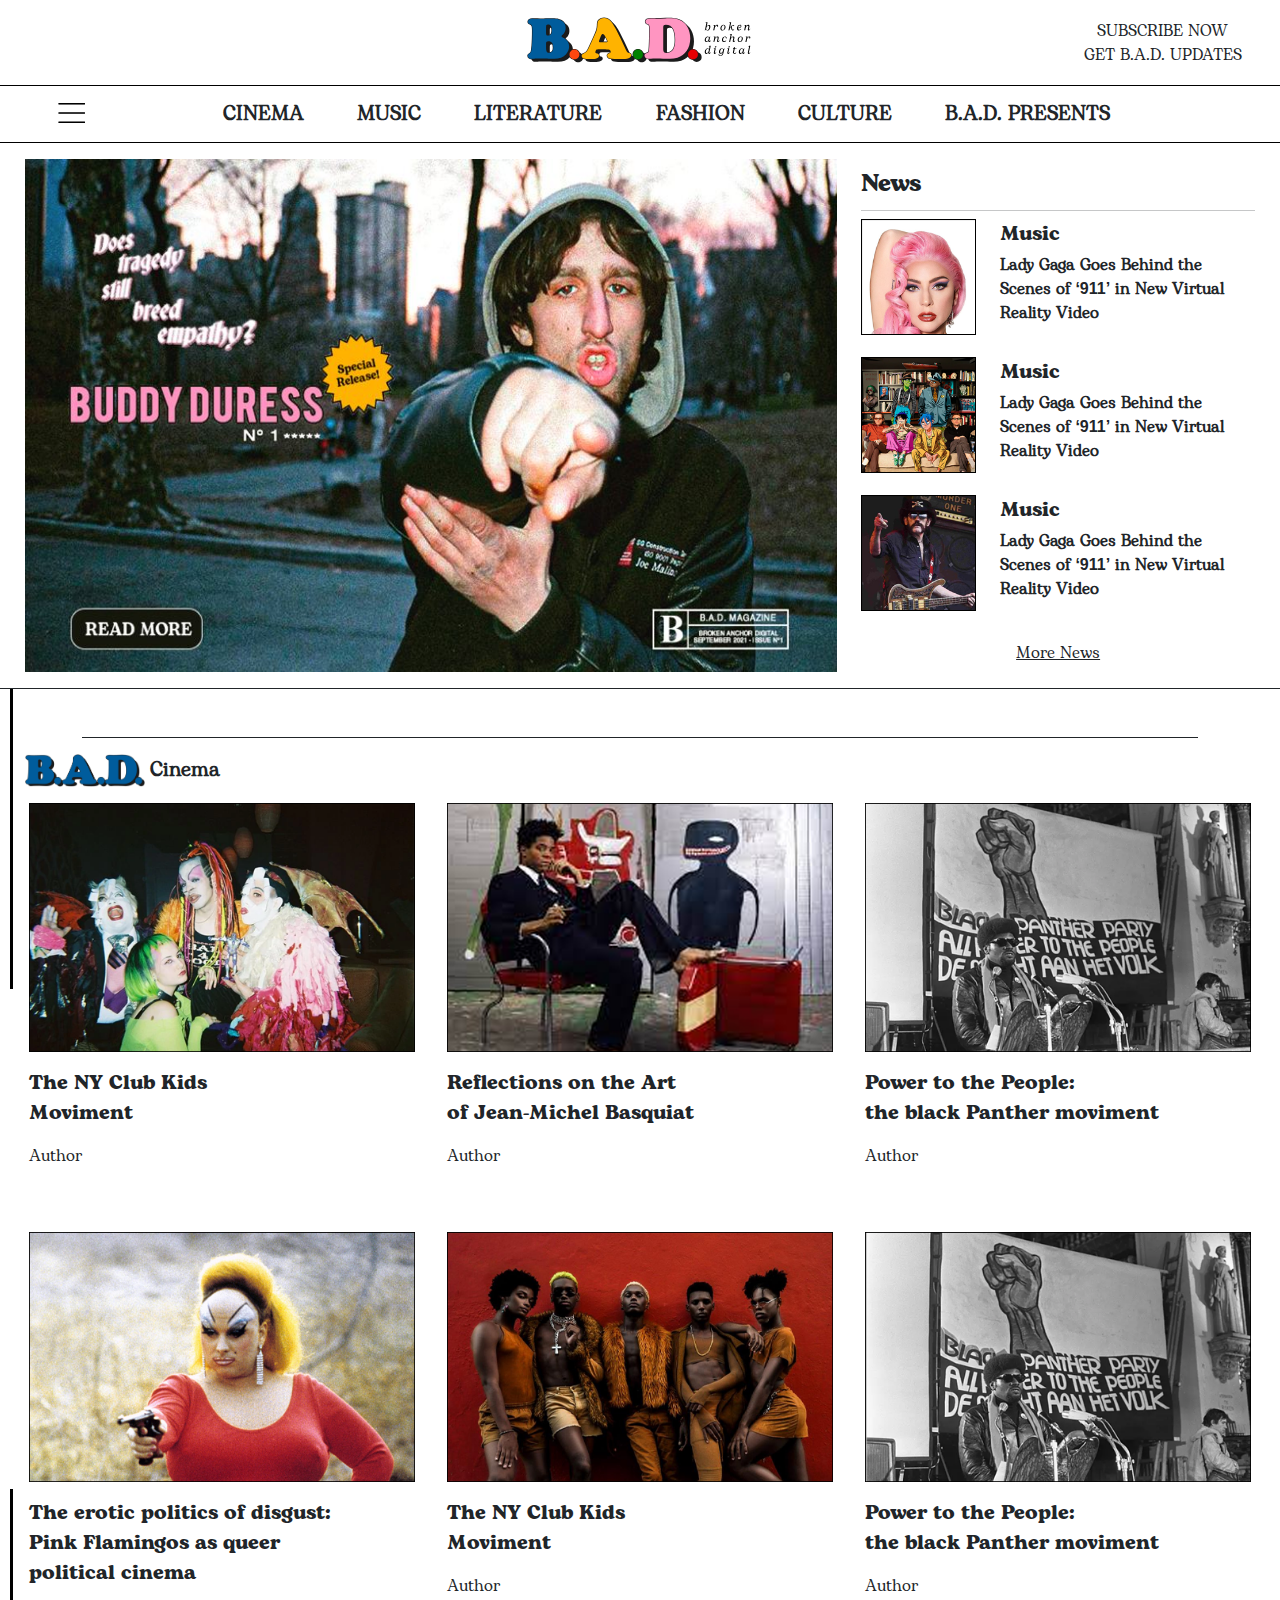
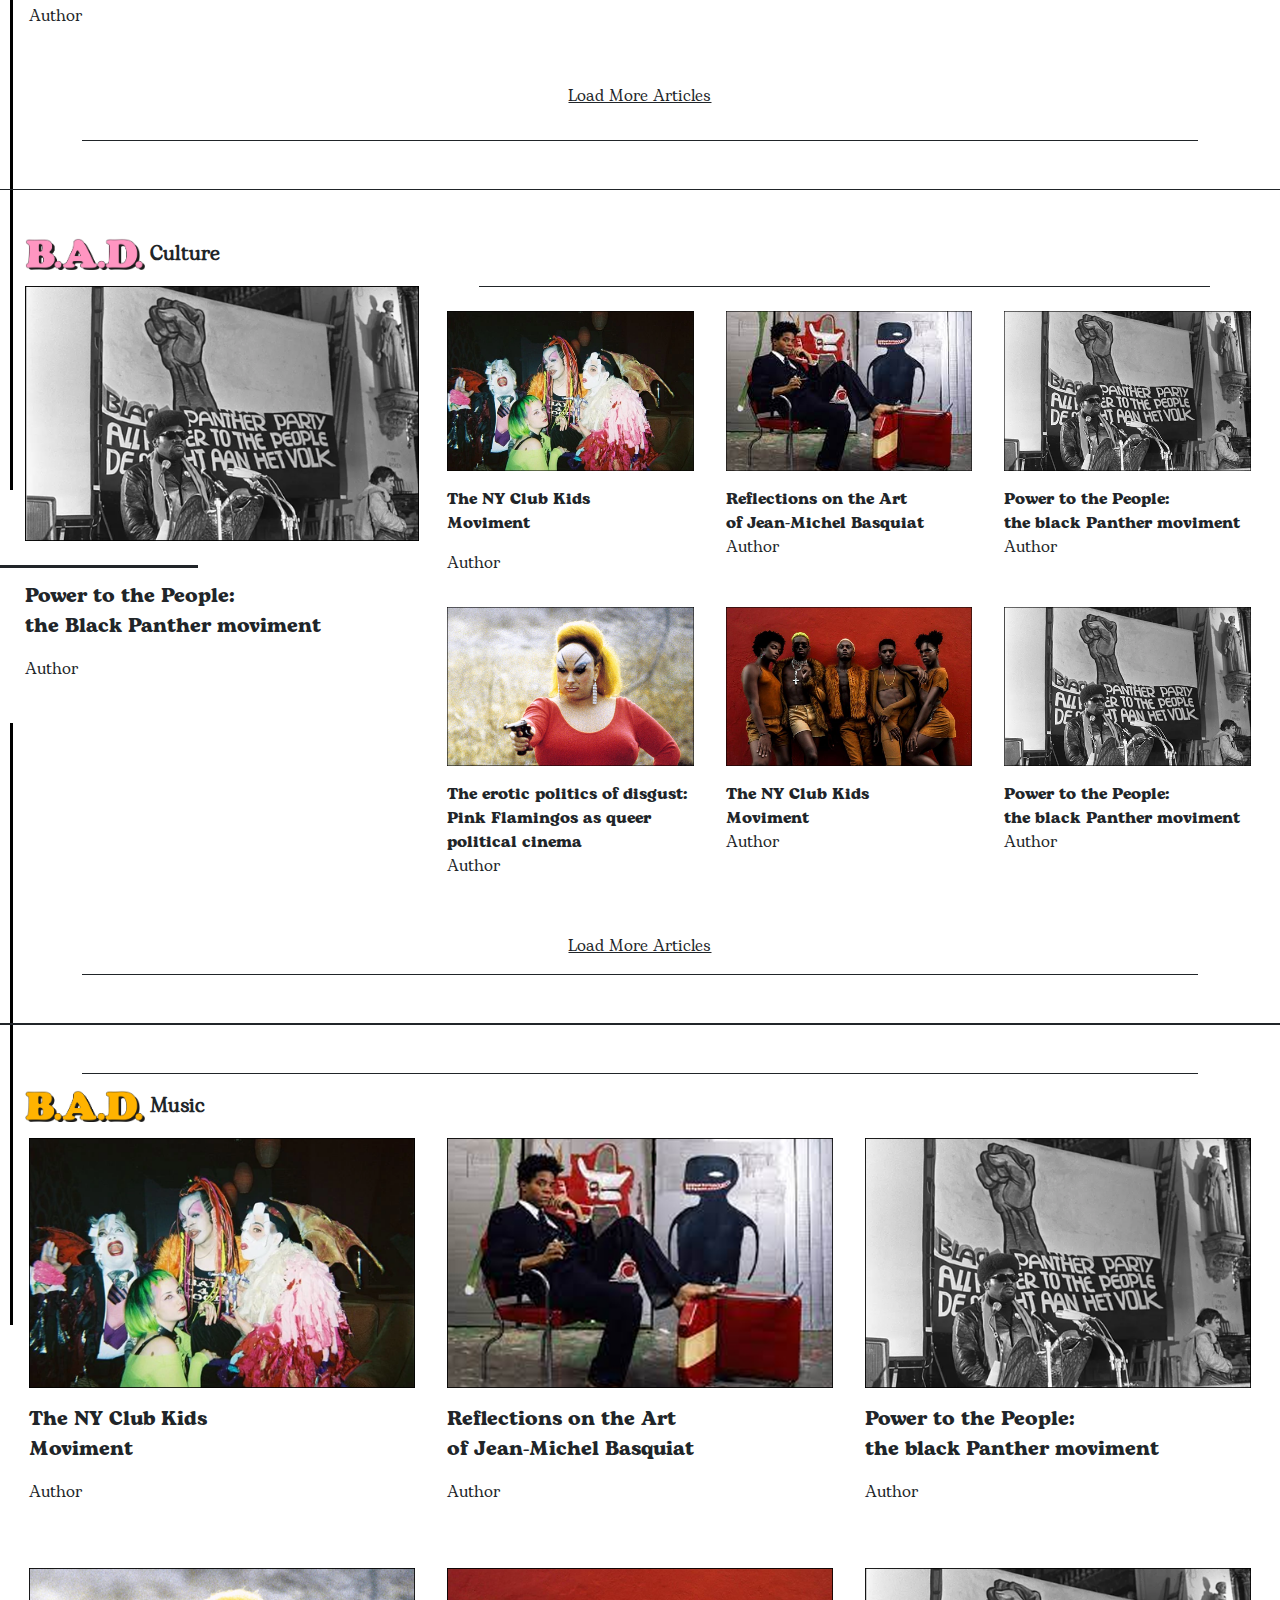
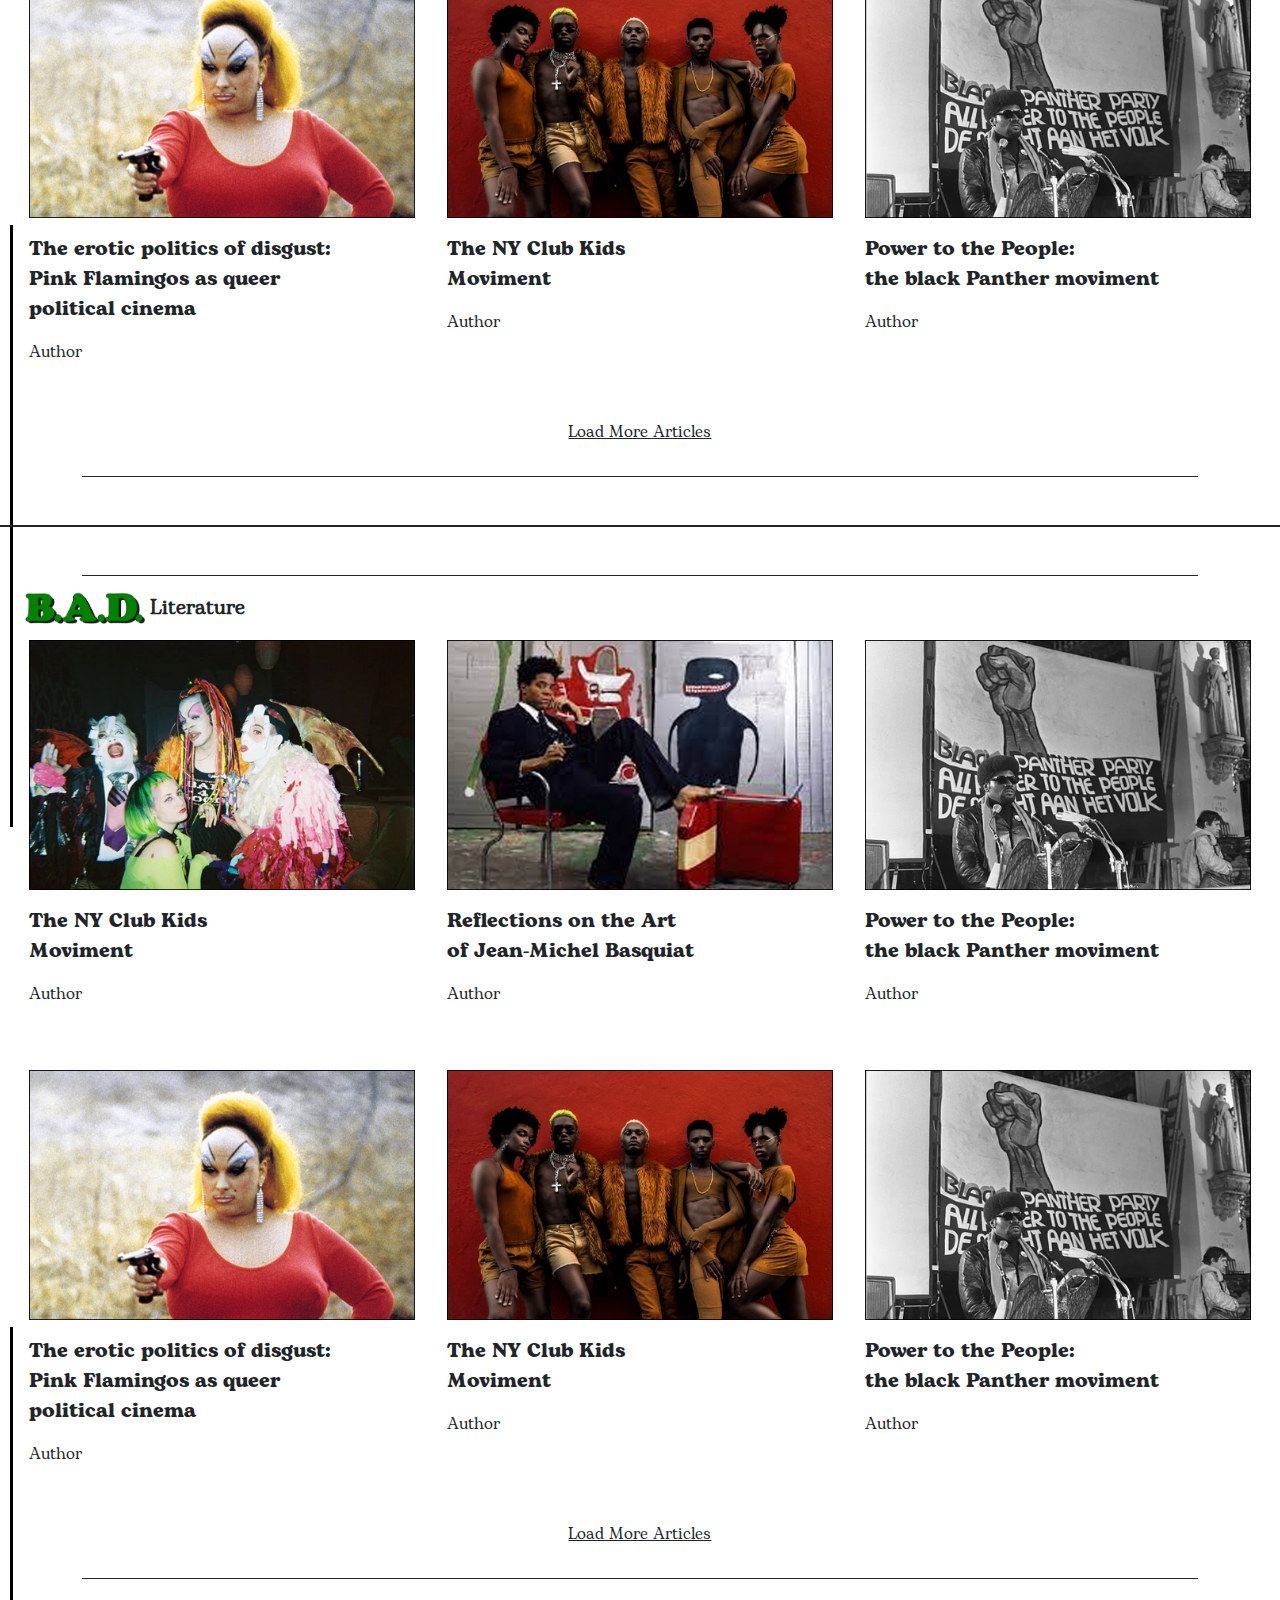
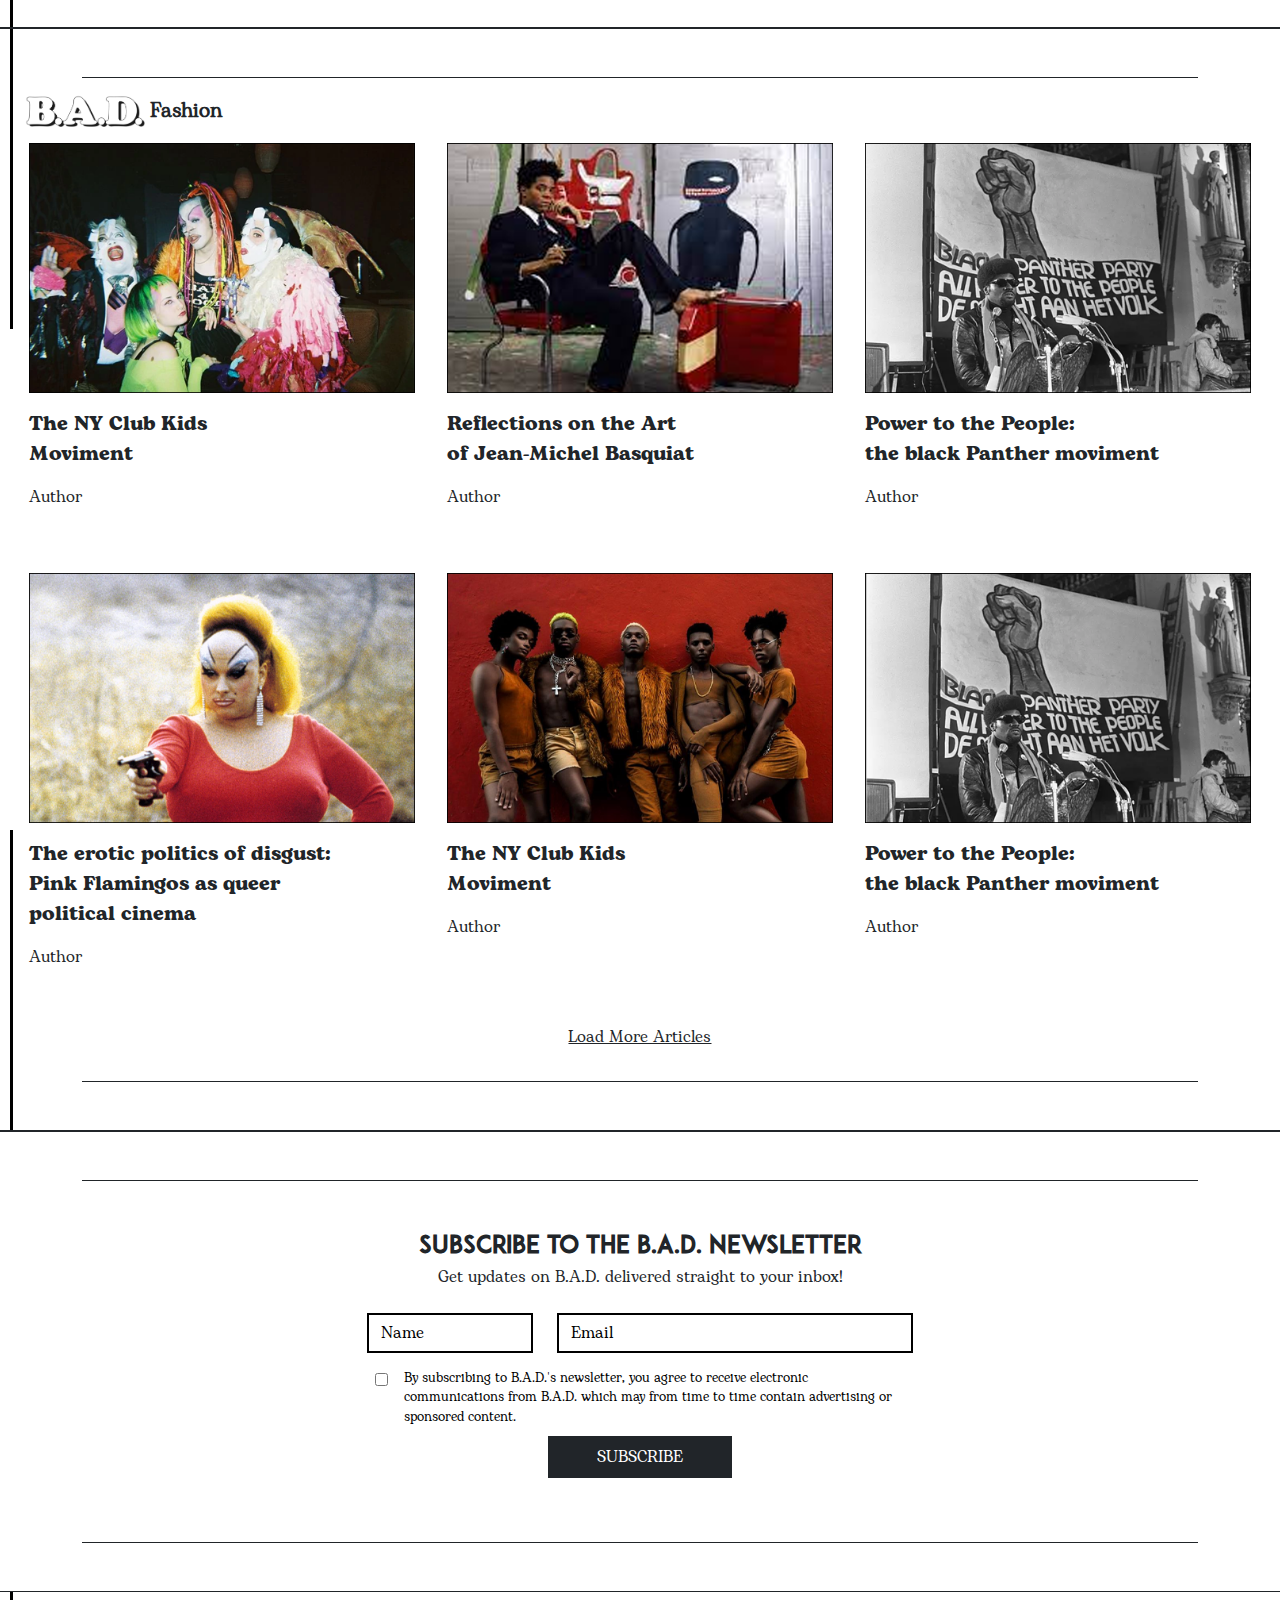
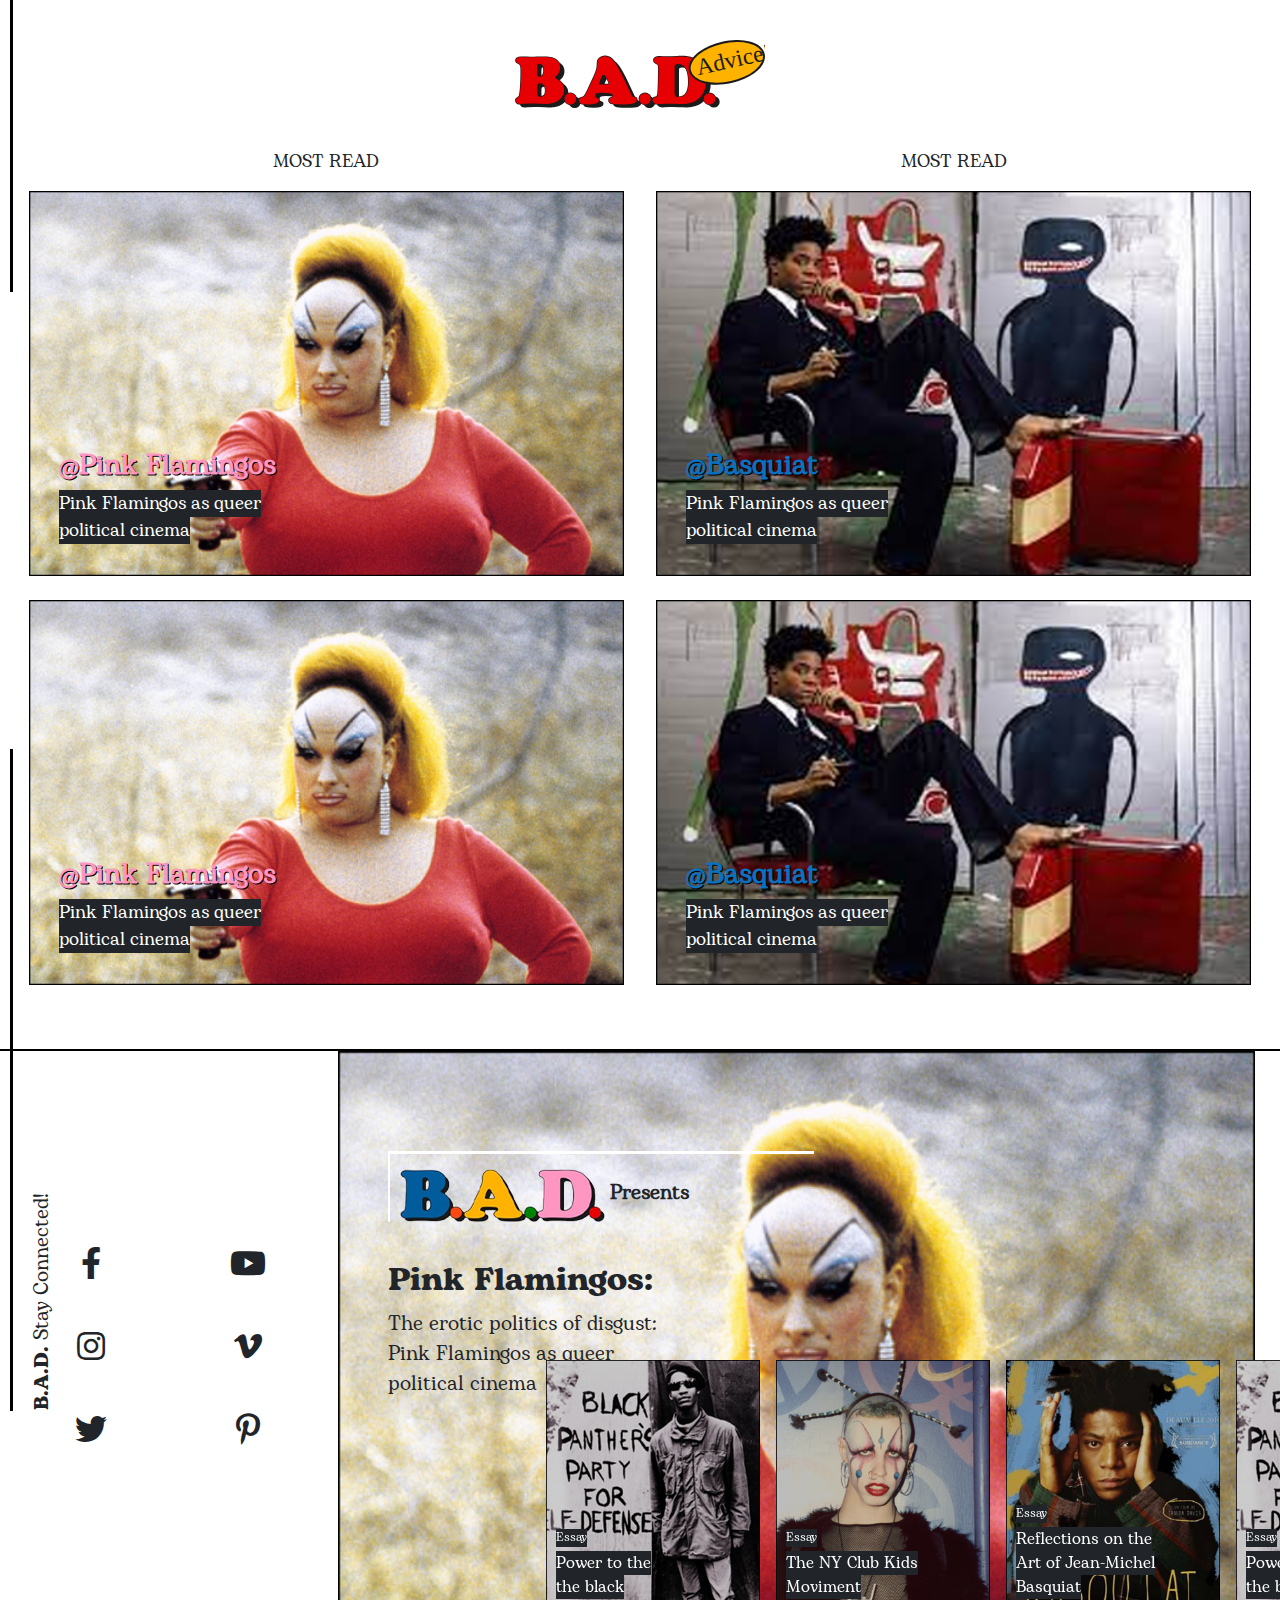
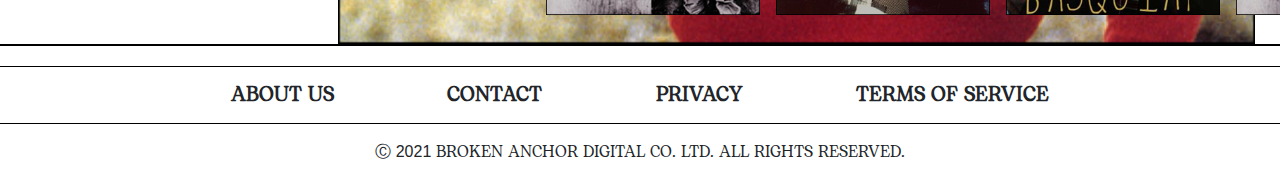
<file: index.html>
<!doctype html>
<html lang="en">
  <head>
    <!-- Required meta tags -->
    <meta charset="utf-8">
    <meta name="viewport" content="width=device-width, initial-scale=1">

    <!-- Bootstrap CSS -->
    <link href="https://cdn.jsdelivr.net/npm/bootstrap@5.1.0/dist/css/bootstrap.min.css" rel="stylesheet">

    <!-- fontawesome -->
    <link rel="stylesheet" href="https://cdnjs.cloudflare.com/ajax/libs/font-awesome/5.15.4/css/all.min.css"/>

    <!-- slick -->
    <link rel="stylesheet" href="slick/slick.css">
    <link rel="stylesheet" href="slick/slick-theme.css">

    <!-- style.css -->
    <link rel="stylesheet" href="css/style.css">

    <!-- favicon -->
    <link rel="shortcut icon" href="img/BAD Logo.png">
    <title>BAD</title>
  </head>
  <body>
    

    <!-- topBar -->
    <section class="topBar">
        <div class="container-fluid position-relative">
            <div class="row">
                <div class="col-md-10">
                    <div class="text-center">
                        <a href="index.html">
                            <img src="img/BAD Logo.png" class="img-fluid logo" alt="">
                        </a>
                    </div>
                </div>
                <div class="col-md-2 m-auto">
                    <a href="" class="text-dark text-decoration-none text-center d-block text-uppercase">
                        Subscribe now <br>
get B.A.D. updates
                    </a>
                </div>
            </div>
        </div>
    </section>
    <!-- topBar -->


    <!-- menubar -->
    <section class="menuBar py-2 border-top border-bottom">
        <div class="container-fluid">
            <ul class="menu list-unstyled m-0 p-0">
                <li class="d-inline">
                    <button class="btn">
                        <!-- <i class="fa fa-bars"></i> -->
                        <img src="img/bars.png" class="img-fluid bars" alt="">
                    </button>
                </li>
                <li class="d-inline-block text-center">
                    <a href="topics-cinema.html" class="text-dark text-decoration-none">
                        CINEMA
                    </a>
                </li>
                <li class="d-inline-block text-center">
                    <a href="topics-music.html" class="text-dark text-decoration-none">
                        MUSIC
                    </a>
                </li>
                <li class="d-inline-block text-center">
                    <a href="topics-literature.html" class="text-dark text-decoration-none">
                        LITERATURE
                    </a>
                </li>
                <li class="d-inline-block text-center">
                    <a href="topics-fashion.html" class="text-dark text-decoration-none">
                        FASHION
                    </a>
                </li>
                <li class="d-inline-block text-center">
                    <a href="topics-culture.html" class="text-dark text-decoration-none">
                        CULTURE
                    </a>
                </li>
                <li class="d-inline-block text-center">
                    <a href="presents-new.html" class="text-dark text-decoration-none">
                        B.A.D. PRESENTS 
                    </a>
                </li>
            </ul>
        </div>
    </section>
    <!-- menubar -->

    <!-- menu dropdown -->
    <div class="menubg"></div>
    <section class="menuDropDown">
        <ul class="list-unstyled m-0 p-0">
            <li>
                <a href="topics-cinema.html" class="text-dark text-decoration-none">
                    CINEMA
                </a>
            </li>
            <li>
                <a href="topics-music.html" class="text-dark text-decoration-none">
                    MUSIC
                </a>
            </li>
            <li>
                <a href="topics-literature.html" class="text-dark text-decoration-none">
                    LITERATURE
                </a>
            </li>
            <li>
                <a href="topics-fashion.html" class="text-dark text-decoration-none">
                    FASHION
                </a>
            </li>
            <li>
                <a href="topics-culture.html" class="text-dark text-decoration-none">
                    CULTURE
                </a>
            </li>
            <li>
                <a href="presents-new.html" class="text-dark text-decoration-none">
                    B.A.D. PRESENTS 
                </a>
            </li>
        </ul>
        <div class="socials">
            <ul class="list-unstyled d-flex justifyied">
                <li class="d-inline-block">
                    <a href="" class="text-dark text-decoration-none">
                        <i class="fab fa-facebook-f"></i>
                    </a>
                </li>
                <li class="d-inline-block">
                    <a href="" class="text-dark text-decoration-none">
                        <i class="fab fa-twitter"></i>
                    </a>
                </li>
                <li class="d-inline-block">
                    <a href="" class="text-dark text-decoration-none">
                        <i class="fab fa-instagram"></i>
                    </a>
                </li>
                <li class="d-inline-block">
                    <a href="" class="text-dark text-decoration-none">
                        <i class="fab fa-tumblr"></i>
                    </a>
                </li>

            </ul>
        </div>
    </section>
    <!-- menu dropdown -->


    <!-- news  -->
    <section class="news py-3">
        <div class="container-fluid">
            <div class="row">
                <div class="col-md-8">
                    <div class="card position-relative border-0">
                        <img src="img/banner.png" class="img-fluid card-img-top" alt="">
                        <a href="interview.html" class="text-dark text-decoration-none readmoreBtn">
                            Read More
                        </a>
                        

                    </div>
                </div>
                <div class="col-md-4 m-auto">
                    <p class="fs-18 font-weight-bold mb-0 fs-24">
                        News
                    </p>
                    <hr class="bg-dark my-2">
                    <a href="news.html" class="text-decoration-none text-dark">
                        <div class="card border-0">
                            <div class="row">
                                <div class="col-md-4 text-center">
                                    <img src="img/news1.png" class="img-fluid" alt="">
                                </div>
                                <div class="col-md-8">
                                    <p class="font-weight-bold fw-bolder fs-20 mb-1">
                                        Music
                                    </p>
                                    <p class="fs-14 fw-bold">
                                        Lady Gaga Goes Behind 
        the Scenes of <span class="number">‘911’</span>
        in New Virtual Reality Video
                                    </p>
                                </div>
                            </div>
                        </div>
                    </a>
                    <a href="news.html" class="text-decoration-none text-dark">
                        <div class="card border-0">
                            <div class="row mt-3">
                                <div class="col-md-4 text-center">
                                    <img src="img/new2.png" class="img-fluid" alt="">
                                </div>
                                <div class="col-md-8">
                                    <p class="font-weight-bold fw-bolder fs-20 mb-1">
                                        Music
                                    </p>
                                    <p class="fs-14 fw-bold">
                                        Lady Gaga Goes Behind 
        the Scenes of <span class="number">‘911’</span>
        in New Virtual Reality Video
                                    </p>
                                </div>
                            </div>
                        </div>
                    </a>
                    <a href="news.html" class="text-decoration-none text-dark">
                        <div class="card border-0">
                            <div class="row mt-3">
                                <div class="col-md-4 text-center">
                                    <img src="img/news3.png" class="img-fluid" alt="">
                                </div>
                                <div class="col-md-8">
                                    <p class="font-weight-bold fw-bolder fs-20 mb-1">
                                        Music
                                    </p>
                                    <p class="fs-14 fw-bold">
                                        Lady Gaga Goes Behind 
        the Scenes of <span class="number">‘911’</span>
        in New Virtual Reality Video
                                    </p>
                                </div>
                            </div>
                        </div>
                    </a>

                    <div class="text-center mt-4">
                        <a href="all-news.html" class="text-dark">
                            More News
                        </a>
                    </div>
                </div>
            </div>
        </div>
    </section>
    <!-- news  -->


    <!-- cinema -->
    <div class="line bg-dark h-2"></div>

    <section id="cinema" class="py-5">
        <div class="h-line"></div>
        <div class="b-line"></div>
        <div class="container">
            <div class="line bg-dark"></div>
        </div>
        <div class="container-fluid py-3">
            <img src="img/B.A.D. BLUE.png" class="img-fluid badImg va-middle" alt="">
            <span class="fs-20 va-middle fw-bold">
                Cinema
            </span>

            <div class="row">
                <div class="col-md-4 p-3">
                    <a href="interview.html" class="text-dark text-decoration-none">
                        <div class="card border-0">
                            <img src="img/cin1.png" class="card-img-fluid img-fluid" alt="">
                            <div class="card-body px-0">
                                <p class="fs-20 font-weight-bold">
                                    The NY Club Kids <br>
    Moviment
                                </p>
                                <p>Author</p>
                            </div>
                        </div>
                    </a>
                </div>
                <div class="col-md-4 p-3">
                    <a href="interview.html" class="text-dark text-decoration-none">
                        <div class="card border-0">
                            <img src="img/cin2.png" class="card-img-fluid img-fluid" alt="">
                            <div class="card-body px-0">
                                <p class="fs-20 font-weight-bold">
                                    Reflections on the Art <br>
                                    of Jean-Michel Basquiat
                                    
                                    
                                </p>
                                <p>Author</p>
                            </div>
                        </div>
                    </a>
                </div>
                <div class="col-md-4 p-3">
                    <a href="interview.html" class="text-dark text-decoration-none">
                        <div class="card border-0">
                            <img src="img/cin3.png" class="card-img-fluid img-fluid" alt="">
                            <div class="card-body px-0">
                                <p class="fs-20 font-weight-bold">
                                    Power to the People: <br>
                                    the black Panther moviment
                                </p>
                                <p>Author</p>
                            </div>
                        </div>
                    </a>
                </div>
                <div class="col-md-4 p-3">
                    <a href="interview.html" class="text-dark text-decoration-none">
                        <div class="card border-0">
                            <img src="img/cin4.png" class="card-img-fluid img-fluid" alt="">
                            <div class="card-body px-0">
                                <p class="fs-20 font-weight-bold">
                                    The erotic politics of disgust: <br>
                                    Pink Flamingos as queer <br>
                                    political cinema
                                </p>
                                <p>Author</p>
                            </div>
                        </div>
                    </a>
                </div>
                <div class="col-md-4 p-3">
                    <a href="interview.html" class="text-dark text-decoration-none">
                        <div class="card border-0">
                            <img src="img/cin5.png" class="card-img-fluid img-fluid" alt="">
                            <div class="card-body px-0">
                                <p class="fs-20 font-weight-bold">
                                    The NY Club Kids <br>
    Moviment
                                </p>
                                <p>Author</p>
                            </div>
                        </div>
                    </a>
                </div>
                <div class="col-md-4 p-3">
                    <a href="interview.html" class="text-dark text-decoration-none">
                        <div class="card border-0">
                            <img src="img/cin6.png" class="card-img-fluid img-fluid" alt="">
                            <div class="card-body px-0">
                                <p class="fs-20 font-weight-bold">
                                    Power to the People: <br>
the black Panther moviment
                                </p>
                                <p>Author</p>
                            </div>
                        </div>
                    </a>
                </div>
            </div>
            <div class="row MoreArticles">
                <div class="col-md-4 p-3">
                    <a href="interview.html" class="text-dark text-decoration-none">
                        <div class="card border-0">
                            <img src="img/cin1.png" class="card-img-fluid img-fluid" alt="">
                            <div class="card-body px-0">
                                <p class="fs-20 font-weight-bold">
                                    The NY Club Kids <br>
    Moviment
                                </p>
                                <p>Author</p>
                            </div>
                        </div>
                    </a>
                </div>
                <div class="col-md-4 p-3">
                    <a href="interview.html" class="text-dark text-decoration-none">
                        <div class="card border-0">
                            <img src="img/cin2.png" class="card-img-fluid img-fluid" alt="">
                            <div class="card-body px-0">
                                <p class="fs-20 font-weight-bold">
                                    Reflections on the Art <br>
                                    of Jean-Michel Basquiat
                                    
                                    
                                </p>
                                <p>Author</p>
                            </div>
                        </div>
                    </a>
                </div>
                <div class="col-md-4 p-3">
                    <a href="interview.html" class="text-dark text-decoration-none">
                        <div class="card border-0">
                            <img src="img/cin3.png" class="card-img-fluid img-fluid" alt="">
                            <div class="card-body px-0">
                                <p class="fs-20 font-weight-bold">
                                    Power to the People: <br>
                                    the black Panther moviment
                                </p>
                                <p>Author</p>
                            </div>
                        </div>
                    </a>
                </div>
                <div class="col-md-4 p-3">
                    <a href="interview.html" class="text-dark text-decoration-none">
                        <div class="card border-0">
                            <img src="img/cin4.png" class="card-img-fluid img-fluid" alt="">
                            <div class="card-body px-0">
                                <p class="fs-20 font-weight-bold">
                                    The erotic politics of disgust: <br>
                                    Pink Flamingos as queer <br>
                                    political cinema
                                </p>
                                <p>Author</p>
                            </div>
                        </div>
                    </a>
                </div>
                <div class="col-md-4 p-3">
                    <a href="interview.html" class="text-dark text-decoration-none">
                        <div class="card border-0">
                            <img src="img/cin5.png" class="card-img-fluid img-fluid" alt="">
                            <div class="card-body px-0">
                                <p class="fs-20 font-weight-bold">
                                    The NY Club Kids <br>
    Moviment
                                </p>
                                <p>Author</p>
                            </div>
                        </div>
                    </a>
                </div>
                <div class="col-md-4 p-3">
                    <a href="interview.html" class="text-dark text-decoration-none">
                        <div class="card border-0">
                            <img src="img/cin6.png" class="card-img-fluid img-fluid" alt="">
                            <div class="card-body px-0">
                                <p class="fs-20 font-weight-bold">
                                    Power to the People: <br>
the black Panther moviment
                                </p>
                                <p>Author</p>
                            </div>
                        </div>
                    </a>
                </div>
            </div>
            <div class="row MoreArticles">
                <div class="col-md-4 p-3">
                    <a href="interview.html" class="text-dark text-decoration-none">
                        <div class="card border-0">
                            <img src="img/cin1.png" class="card-img-fluid img-fluid" alt="">
                            <div class="card-body px-0">
                                <p class="fs-20 font-weight-bold">
                                    The NY Club Kids <br>
    Moviment
                                </p>
                                <p>Author</p>
                            </div>
                        </div>
                    </a>
                </div>
                <div class="col-md-4 p-3">
                    <a href="interview.html" class="text-dark text-decoration-none">
                        <div class="card border-0">
                            <img src="img/cin2.png" class="card-img-fluid img-fluid" alt="">
                            <div class="card-body px-0">
                                <p class="fs-20 font-weight-bold">
                                    Reflections on the Art <br>
                                    of Jean-Michel Basquiat
                                    
                                    
                                </p>
                                <p>Author</p>
                            </div>
                        </div>
                    </a>
                </div>
                <div class="col-md-4 p-3">
                    <a href="interview.html" class="text-dark text-decoration-none">
                        <div class="card border-0">
                            <img src="img/cin3.png" class="card-img-fluid img-fluid" alt="">
                            <div class="card-body px-0">
                                <p class="fs-20 font-weight-bold">
                                    Power to the People: <br>
                                    the black Panther moviment
                                </p>
                                <p>Author</p>
                            </div>
                        </div>
                    </a>
                </div>
                <div class="col-md-4 p-3">
                    <a href="interview.html" class="text-dark text-decoration-none">
                        <div class="card border-0">
                            <img src="img/cin4.png" class="card-img-fluid img-fluid" alt="">
                            <div class="card-body px-0">
                                <p class="fs-20 font-weight-bold">
                                    The erotic politics of disgust: <br>
                                    Pink Flamingos as queer <br>
                                    political cinema
                                </p>
                                <p>Author</p>
                            </div>
                        </div>
                    </a>
                </div>
                <div class="col-md-4 p-3">
                    <a href="interview.html" class="text-dark text-decoration-none">
                        <div class="card border-0">
                            <img src="img/cin5.png" class="card-img-fluid img-fluid" alt="">
                            <div class="card-body px-0">
                                <p class="fs-20 font-weight-bold">
                                    The NY Club Kids <br>
    Moviment
                                </p>
                                <p>Author</p>
                            </div>
                        </div>
                    </a>
                </div>
                <div class="col-md-4 p-3">
                    <a href="interview.html" class="text-dark text-decoration-none">
                        <div class="card border-0">
                            <img src="img/cin6.png" class="card-img-fluid img-fluid" alt="">
                            <div class="card-body px-0">
                                <p class="fs-20 font-weight-bold">
                                    Power to the People: <br>
the black Panther moviment
                                </p>
                                <p>Author</p>
                            </div>
                        </div>
                    </a>
                </div>
            </div>

            <div class="text-center mt-2">
                <a href="" class="text-dark loadMore">
                    Load More Articles
                </a>
            </div>

            
            
        </div>
        <div class="container mt-3">
            <div class="line bg-dark"></div>
        </div>
    </section>
    <div class="line h-2 bg-dark"></div>
    <!-- cinema -->


    <!-- culture -->
    <section id="culture" class="py-5">
        <div class="h-line"></div>
        <div class="b-line"></div>
        <div class="container-fluid">
            <img src="img/B.A.D. PINK.png" class="img-fluid badImg va-middle" alt="">
            <span class="fs-20 va-middle fw-bold">
                Culture
            </span>

            <div class="row py-3">
                <div class="col-md-4 position-relative">
                   <a href="" class="text-decoration-none">
                    <div class="card border-0 mb-4">
                        <img src="img/cin6.png" class="img-fluid card-img-top" alt="">
                        <div class="card-body border-right py-0 ps-0"></div>
                    </div>
                   </a>
                    <div class="line h-3 bg-dark"></div>
                    <p class="fs-20 font-weight-bold pt-3">
                        Power to the People: <br>
the Black Panther moviment
                    </p>
                    <p class="fs-14">Author</p>
                </div>
                <div class="col-md-8">
                    <div class="line bg-dark mb-4"></div>
                    <div class="row">
                        <div class="col-md-4 px-3">
                            <a href="interview.html" class="text-dark text-decoration-none">
                                <div class="card border-0">
                                    <img src="img/cin1.png" class="card-img-fluid img-fluid" alt="">
                                    <div class="card-body px-0">
                                        <p class="font-weight-bold">
                                            The NY Club Kids <br>
            Moviment
                                        </p>
                                        <p>Author</p>
                                    </div>
                                </div>
                            </a>
                        </div>
                        <div class="col-md-4 px-3">
                            <a href="interview.html" class="text-dark text-decoration-none">
                                <div class="card border-0">
                                    <img src="img/cin2.png" class="card-img-fluid img-fluid" alt="">
                                    <div class="card-body px-0">
                                        <p class="mb-0 font-weight-bold">
                                            Reflections on the Art <br>
                                            of Jean-Michel Basquiat
                                            
                                            
                                        </p>
                                        <p>Author</p>
                                    </div>
                                </div>
                            </a>
                        </div>
                        <div class="col-md-4 px-3">
                            <a href="interview.html" class="text-dark text-decoration-none">
                                <div class="card border-0">
                                    <img src="img/cin3.png" class="card-img-fluid img-fluid" alt="">
                                    <div class="card-body px-0">
                                        <p class="mb-0 font-weight-bold">
                                            Power to the People: <br>
                                            the black Panther moviment
                                        </p>
                                        <p>Author</p>
                                    </div>
                                </div>
                            </a>
                        </div>
                        <div class="col-md-4 px-3">
                            <a href="interview.html" class="text-dark text-decoration-none">
                                <div class="card border-0">
                                    <img src="img/cin4.png" class="card-img-fluid img-fluid" alt="">
                                    <div class="card-body px-0">
                                        <p class="mb-0 font-weight-bold">
                                            The erotic politics of disgust: <br>
                                            Pink Flamingos as queer <br>
                                            political cinema
                                        </p>
                                        <p>Author</p>
                                    </div>
                                </div>
                            </a>
                        </div>
                        <div class="col-md-4 px-3">
                            <a href="interview.html" class="text-dark text-decoration-none">
                                <div class="card border-0">
                                    <img src="img/cin5.png" class="card-img-fluid img-fluid" alt="">
                                    <div class="card-body px-0">
                                        <p class="mb-0 font-weight-bold">
                                            The NY Club Kids <br>
            Moviment
                                        </p>
                                        <p>Author</p>
                                    </div>
                                </div>
                            </a>
                        </div>
                        <div class="col-md-4 px-3">
                            <a href="interview.html" class="text-dark text-decoration-none">
                                <div class="card border-0">
                                    <img src="img/cin6.png" class="card-img-fluid img-fluid" alt="">
                                    <div class="card-body px-0">
                                        <p class="mb-0 font-weight-bold">
                                            Power to the People: <br>
        the black Panther moviment
                                        </p>
                                        <p>Author</p>
                                    </div>
                                </div>
                            </a>
                        </div>
                    </div>
                    <div class="row MoreArticles1">
                        <div class="col-md-4 p-3">
                            <a href="interview.html" class="text-dark text-decoration-none">
                                <div class="card border-0">
                                    <img src="img/cin1.png" class="card-img-fluid img-fluid" alt="">
                                    <div class="card-body px-0">
                                        <p class="fs-20 font-weight-bold">
                                            The NY Club Kids <br>
            Moviment
                                        </p>
                                        <p>Author</p>
                                    </div>
                                </div>
                            </a>
                        </div>
                        <div class="col-md-4 p-3">
                            <a href="interview.html" class="text-dark text-decoration-none">
                                <div class="card border-0">
                                    <img src="img/cin2.png" class="card-img-fluid img-fluid" alt="">
                                    <div class="card-body px-0">
                                        <p class="fs-20 font-weight-bold">
                                            Reflections on the Art <br>
                                            of Jean-Michel Basquiat
                                            
                                            
                                        </p>
                                        <p>Author</p>
                                    </div>
                                </div>
                            </a>
                        </div>
                        <div class="col-md-4 p-3">
                            <a href="interview.html" class="text-dark text-decoration-none">
                                <div class="card border-0">
                                    <img src="img/cin3.png" class="card-img-fluid img-fluid" alt="">
                                    <div class="card-body px-0">
                                        <p class="fs-20 font-weight-bold">
                                            Power to the People: <br>
                                            the black Panther moviment
                                        </p>
                                        <p>Author</p>
                                    </div>
                                </div>
                            </a>
                        </div>
                        <div class="col-md-4 p-3">
                            <a href="interview.html" class="text-dark text-decoration-none">
                                <div class="card border-0">
                                    <img src="img/cin4.png" class="card-img-fluid img-fluid" alt="">
                                    <div class="card-body px-0">
                                        <p class="fs-20 font-weight-bold">
                                            The erotic politics of disgust: <br>
                                            Pink Flamingos as queer <br>
                                            political cinema
                                        </p>
                                        <p>Author</p>
                                    </div>
                                </div>
                            </a>
                        </div>
                        <div class="col-md-4 p-3">
                            <a href="interview.html" class="text-dark text-decoration-none">
                                <div class="card border-0">
                                    <img src="img/cin5.png" class="card-img-fluid img-fluid" alt="">
                                    <div class="card-body px-0">
                                        <p class="fs-20 font-weight-bold">
                                            The NY Club Kids <br>
            Moviment
                                        </p>
                                        <p>Author</p>
                                    </div>
                                </div>
                            </a>
                        </div>
                        <div class="col-md-4 p-3">
                            <a href="interview.html" class="text-dark text-decoration-none">
                                <div class="card border-0">
                                    <img src="img/cin6.png" class="card-img-fluid img-fluid" alt="">
                                    <div class="card-body px-0">
                                        <p class="fs-20 font-weight-bold">
                                            Power to the People: <br>
        the black Panther moviment
                                        </p>
                                        <p>Author</p>
                                    </div>
                                </div>
                            </a>
                        </div>
                    </div>
                    <div class="row MoreArticles1">
                        <div class="col-md-4 p-3">
                            <a href="interview.html" class="text-dark text-decoration-none">
                                <div class="card border-0">
                                    <img src="img/cin1.png" class="card-img-fluid img-fluid" alt="">
                                    <div class="card-body px-0">
                                        <p class="fs-20 font-weight-bold">
                                            The NY Club Kids <br>
            Moviment
                                        </p>
                                        <p>Author</p>
                                    </div>
                                </div>
                            </a>
                        </div>
                        <div class="col-md-4 p-3">
                            <a href="interview.html" class="text-dark text-decoration-none">
                                <div class="card border-0">
                                    <img src="img/cin2.png" class="card-img-fluid img-fluid" alt="">
                                    <div class="card-body px-0">
                                        <p class="fs-20 font-weight-bold">
                                            Reflections on the Art <br>
                                            of Jean-Michel Basquiat
                                            
                                            
                                        </p>
                                        <p>Author</p>
                                    </div>
                                </div>
                            </a>
                        </div>
                        <div class="col-md-4 p-3">
                            <a href="interview.html" class="text-dark text-decoration-none">
                                <div class="card border-0">
                                    <img src="img/cin3.png" class="card-img-fluid img-fluid" alt="">
                                    <div class="card-body px-0">
                                        <p class="fs-20 font-weight-bold">
                                            Power to the People: <br>
                                            the black Panther moviment
                                        </p>
                                        <p>Author</p>
                                    </div>
                                </div>
                            </a>
                        </div>
                        <div class="col-md-4 p-3">
                            <a href="interview.html" class="text-dark text-decoration-none">
                                <div class="card border-0">
                                    <img src="img/cin4.png" class="card-img-fluid img-fluid" alt="">
                                    <div class="card-body px-0">
                                        <p class="fs-20 font-weight-bold">
                                            The erotic politics of disgust: <br>
                                            Pink Flamingos as queer <br>
                                            political cinema
                                        </p>
                                        <p>Author</p>
                                    </div>
                                </div>
                            </a>
                        </div>
                        <div class="col-md-4 p-3">
                            <a href="interview.html" class="text-dark text-decoration-none">
                                <div class="card border-0">
                                    <img src="img/cin5.png" class="card-img-fluid img-fluid" alt="">
                                    <div class="card-body px-0">
                                        <p class="fs-20 font-weight-bold">
                                            The NY Club Kids <br>
            Moviment
                                        </p>
                                        <p>Author</p>
                                    </div>
                                </div>
                            </a>
                        </div>
                        <div class="col-md-4 p-3">
                            <a href="interview.html" class="text-dark text-decoration-none">
                                <div class="card border-0">
                                    <img src="img/cin6.png" class="card-img-fluid img-fluid" alt="">
                                    <div class="card-body px-0">
                                        <p class="fs-20 font-weight-bold">
                                            Power to the People: <br>
        the black Panther moviment
                                        </p>
                                        <p>Author</p>
                                    </div>
                                </div>
                            </a>
                        </div>
                    </div>
                </div>
            </div>
            <div class="text-center mt-2">
                <a href="" class="text-dark loadMore1">
                    Load More Articles
                </a>
            </div>
        </div>
        <div class="container mt-3">
            <div class="line bg-dark"></div>
        </div>
    </section>
    <div class="line h-2 bg-dark"></div>
    <!-- culture -->
    

     <!-- Music -->
     <div class="line bg-dark h-2"></div>

     <section id="music" class="py-5">
        <div class="h-line"></div>
        <div class="b-line"></div>
         <div class="container">
             <div class="line bg-dark"></div>
         </div>
         <div class="container-fluid py-3">
             <img src="img/B.A.D. YELLOW.png" class="img-fluid badImg va-middle" alt="">
             <span class="fs-20 va-middle fw-bold">
                 Music
             </span>
 
             <div class="row">
                 <div class="col-md-4 p-3">
                     <a href="interview.html" class="text-dark text-decoration-none">
                         <div class="card border-0">
                             <img src="img/cin1.png" class="card-img-fluid img-fluid" alt="">
                             <div class="card-body px-0">
                                 <p class="fs-20 font-weight-bold">
                                     The NY Club Kids <br>
     Moviment
                                 </p>
                                 <p>Author</p>
                             </div>
                         </div>
                     </a>
                 </div>
                 <div class="col-md-4 p-3">
                     <a href="interview.html" class="text-dark text-decoration-none">
                         <div class="card border-0">
                             <img src="img/cin2.png" class="card-img-fluid img-fluid" alt="">
                             <div class="card-body px-0">
                                 <p class="fs-20 font-weight-bold">
                                     Reflections on the Art <br>
                                     of Jean-Michel Basquiat
                                     
                                     
                                 </p>
                                 <p>Author</p>
                             </div>
                         </div>
                     </a>
                 </div>
                 <div class="col-md-4 p-3">
                     <a href="interview.html" class="text-dark text-decoration-none">
                         <div class="card border-0">
                             <img src="img/cin3.png" class="card-img-fluid img-fluid" alt="">
                             <div class="card-body px-0">
                                 <p class="fs-20 font-weight-bold">
                                     Power to the People: <br>
                                     the black Panther moviment
                                 </p>
                                 <p>Author</p>
                             </div>
                         </div>
                     </a>
                 </div>
                 <div class="col-md-4 p-3">
                     <a href="interview.html" class="text-dark text-decoration-none">
                         <div class="card border-0">
                             <img src="img/cin4.png" class="card-img-fluid img-fluid" alt="">
                             <div class="card-body px-0">
                                 <p class="fs-20 font-weight-bold">
                                     The erotic politics of disgust: <br>
                                     Pink Flamingos as queer <br>
                                     political cinema
                                 </p>
                                 <p>Author</p>
                             </div>
                         </div>
                     </a>
                 </div>
                 <div class="col-md-4 p-3">
                     <a href="interview.html" class="text-dark text-decoration-none">
                         <div class="card border-0">
                             <img src="img/cin5.png" class="card-img-fluid img-fluid" alt="">
                             <div class="card-body px-0">
                                 <p class="fs-20 font-weight-bold">
                                     The NY Club Kids <br>
     Moviment
                                 </p>
                                 <p>Author</p>
                             </div>
                         </div>
                     </a>
                 </div>
                 <div class="col-md-4 p-3">
                     <a href="interview.html" class="text-dark text-decoration-none">
                         <div class="card border-0">
                             <img src="img/cin6.png" class="card-img-fluid img-fluid" alt="">
                             <div class="card-body px-0">
                                 <p class="fs-20 font-weight-bold">
                                     Power to the People: <br>
 the black Panther moviment
                                 </p>
                                 <p>Author</p>
                             </div>
                         </div>
                     </a>
                 </div>
             </div>
             <div class="row MoreArticles2">
                <div class="col-md-4 p-3">
                    <a href="interview.html" class="text-dark text-decoration-none">
                        <div class="card border-0">
                            <img src="img/cin1.png" class="card-img-fluid img-fluid" alt="">
                            <div class="card-body px-0">
                                <p class="fs-20 font-weight-bold">
                                    The NY Club Kids <br>
    Moviment
                                </p>
                                <p>Author</p>
                            </div>
                        </div>
                    </a>
                </div>
                <div class="col-md-4 p-3">
                    <a href="interview.html" class="text-dark text-decoration-none">
                        <div class="card border-0">
                            <img src="img/cin2.png" class="card-img-fluid img-fluid" alt="">
                            <div class="card-body px-0">
                                <p class="fs-20 font-weight-bold">
                                    Reflections on the Art <br>
                                    of Jean-Michel Basquiat
                                    
                                    
                                </p>
                                <p>Author</p>
                            </div>
                        </div>
                    </a>
                </div>
                <div class="col-md-4 p-3">
                    <a href="interview.html" class="text-dark text-decoration-none">
                        <div class="card border-0">
                            <img src="img/cin3.png" class="card-img-fluid img-fluid" alt="">
                            <div class="card-body px-0">
                                <p class="fs-20 font-weight-bold">
                                    Power to the People: <br>
                                    the black Panther moviment
                                </p>
                                <p>Author</p>
                            </div>
                        </div>
                    </a>
                </div>
                <div class="col-md-4 p-3">
                    <a href="interview.html" class="text-dark text-decoration-none">
                        <div class="card border-0">
                            <img src="img/cin4.png" class="card-img-fluid img-fluid" alt="">
                            <div class="card-body px-0">
                                <p class="fs-20 font-weight-bold">
                                    The erotic politics of disgust: <br>
                                    Pink Flamingos as queer <br>
                                    political cinema
                                </p>
                                <p>Author</p>
                            </div>
                        </div>
                    </a>
                </div>
                <div class="col-md-4 p-3">
                    <a href="interview.html" class="text-dark text-decoration-none">
                        <div class="card border-0">
                            <img src="img/cin5.png" class="card-img-fluid img-fluid" alt="">
                            <div class="card-body px-0">
                                <p class="fs-20 font-weight-bold">
                                    The NY Club Kids <br>
    Moviment
                                </p>
                                <p>Author</p>
                            </div>
                        </div>
                    </a>
                </div>
                <div class="col-md-4 p-3">
                    <a href="interview.html" class="text-dark text-decoration-none">
                        <div class="card border-0">
                            <img src="img/cin6.png" class="card-img-fluid img-fluid" alt="">
                            <div class="card-body px-0">
                                <p class="fs-20 font-weight-bold">
                                    Power to the People: <br>
the black Panther moviment
                                </p>
                                <p>Author</p>
                            </div>
                        </div>
                    </a>
                </div>
            </div>
            <div class="row MoreArticles2">
                <div class="col-md-4 p-3">
                    <a href="interview.html" class="text-dark text-decoration-none">
                        <div class="card border-0">
                            <img src="img/cin1.png" class="card-img-fluid img-fluid" alt="">
                            <div class="card-body px-0">
                                <p class="fs-20 font-weight-bold">
                                    The NY Club Kids <br>
    Moviment
                                </p>
                                <p>Author</p>
                            </div>
                        </div>
                    </a>
                </div>
                <div class="col-md-4 p-3">
                    <a href="interview.html" class="text-dark text-decoration-none">
                        <div class="card border-0">
                            <img src="img/cin2.png" class="card-img-fluid img-fluid" alt="">
                            <div class="card-body px-0">
                                <p class="fs-20 font-weight-bold">
                                    Reflections on the Art <br>
                                    of Jean-Michel Basquiat
                                    
                                    
                                </p>
                                <p>Author</p>
                            </div>
                        </div>
                    </a>
                </div>
                <div class="col-md-4 p-3">
                    <a href="interview.html" class="text-dark text-decoration-none">
                        <div class="card border-0">
                            <img src="img/cin3.png" class="card-img-fluid img-fluid" alt="">
                            <div class="card-body px-0">
                                <p class="fs-20 font-weight-bold">
                                    Power to the People: <br>
                                    the black Panther moviment
                                </p>
                                <p>Author</p>
                            </div>
                        </div>
                    </a>
                </div>
                <div class="col-md-4 p-3">
                    <a href="interview.html" class="text-dark text-decoration-none">
                        <div class="card border-0">
                            <img src="img/cin4.png" class="card-img-fluid img-fluid" alt="">
                            <div class="card-body px-0">
                                <p class="fs-20 font-weight-bold">
                                    The erotic politics of disgust: <br>
                                    Pink Flamingos as queer <br>
                                    political cinema
                                </p>
                                <p>Author</p>
                            </div>
                        </div>
                    </a>
                </div>
                <div class="col-md-4 p-3">
                    <a href="interview.html" class="text-dark text-decoration-none">
                        <div class="card border-0">
                            <img src="img/cin5.png" class="card-img-fluid img-fluid" alt="">
                            <div class="card-body px-0">
                                <p class="fs-20 font-weight-bold">
                                    The NY Club Kids <br>
    Moviment
                                </p>
                                <p>Author</p>
                            </div>
                        </div>
                    </a>
                </div>
                <div class="col-md-4 p-3">
                    <a href="interview.html" class="text-dark text-decoration-none">
                        <div class="card border-0">
                            <img src="img/cin6.png" class="card-img-fluid img-fluid" alt="">
                            <div class="card-body px-0">
                                <p class="fs-20 font-weight-bold">
                                    Power to the People: <br>
the black Panther moviment
                                </p>
                                <p>Author</p>
                            </div>
                        </div>
                    </a>
                </div>
            </div>
 
             <div class="text-center mt-2">
                 <a href="interview.html" class="text-dark loadMore2">
                     Load More Articles
                 </a>
             </div>
 
             
             
         </div>
         <div class="container mt-3">
             <div class="line bg-dark"></div>
         </div>
     </section>
     <div class="line h-2 bg-dark"></div>
     <!-- music -->


       <!-- literature -->
    <div class="line bg-dark h-2"></div>

    <section id="literature" class="py-5">
        <div class="h-line"></div>
        <div class="b-line"></div>
        <div class="container">
            <div class="line bg-dark"></div>
        </div>
        <div class="container-fluid py-3">
            <img src="img/B.A.D. GREEN.png" class="img-fluid badImg va-middle" alt="">
            <span class="fs-20 va-middle fw-bold">
                Literature
            </span>

            <div class="row">
                <div class="col-md-4 p-3">
                    <a href="interview.html" class="text-dark text-decoration-none">
                        <div class="card border-0">
                            <img src="img/cin1.png" class="card-img-fluid img-fluid" alt="">
                            <div class="card-body px-0">
                                <p class="fs-20 font-weight-bold">
                                    The NY Club Kids <br>
    Moviment
                                </p>
                                <p>Author</p>
                            </div>
                        </div>
                    </a>
                </div>
                <div class="col-md-4 p-3">
                    <a href="interview.html" class="text-dark text-decoration-none">
                        <div class="card border-0">
                            <img src="img/cin2.png" class="card-img-fluid img-fluid" alt="">
                            <div class="card-body px-0">
                                <p class="fs-20 font-weight-bold">
                                    Reflections on the Art <br>
                                    of Jean-Michel Basquiat
                                    
                                    
                                </p>
                                <p>Author</p>
                            </div>
                        </div>
                    </a>
                </div>
                <div class="col-md-4 p-3">
                    <a href="interview.html" class="text-dark text-decoration-none">
                        <div class="card border-0">
                            <img src="img/cin3.png" class="card-img-fluid img-fluid" alt="">
                            <div class="card-body px-0">
                                <p class="fs-20 font-weight-bold">
                                    Power to the People: <br>
                                    the black Panther moviment
                                </p>
                                <p>Author</p>
                            </div>
                        </div>
                    </a>
                </div>
                <div class="col-md-4 p-3">
                    <a href="interview.html" class="text-dark text-decoration-none">
                        <div class="card border-0">
                            <img src="img/cin4.png" class="card-img-fluid img-fluid" alt="">
                            <div class="card-body px-0">
                                <p class="fs-20 font-weight-bold">
                                    The erotic politics of disgust: <br>
                                    Pink Flamingos as queer <br>
                                    political cinema
                                </p>
                                <p>Author</p>
                            </div>
                        </div>
                    </a>
                </div>
                <div class="col-md-4 p-3">
                    <a href="interview.html" class="text-dark text-decoration-none">
                        <div class="card border-0">
                            <img src="img/cin5.png" class="card-img-fluid img-fluid" alt="">
                            <div class="card-body px-0">
                                <p class="fs-20 font-weight-bold">
                                    The NY Club Kids <br>
    Moviment
                                </p>
                                <p>Author</p>
                            </div>
                        </div>
                    </a>
                </div>
                <div class="col-md-4 p-3">
                    <a href="interview.html" class="text-dark text-decoration-none">
                        <div class="card border-0">
                            <img src="img/cin6.png" class="card-img-fluid img-fluid" alt="">
                            <div class="card-body px-0">
                                <p class="fs-20 font-weight-bold">
                                    Power to the People: <br>
the black Panther moviment
                                </p>
                                <p>Author</p>
                            </div>
                        </div>
                    </a>
                </div>
            </div>

            <div class="row MoreArticles3">
                <div class="col-md-4 p-3">
                    <a href="interview.html" class="text-dark text-decoration-none">
                        <div class="card border-0">
                            <img src="img/cin1.png" class="card-img-fluid img-fluid" alt="">
                            <div class="card-body px-0">
                                <p class="fs-20 font-weight-bold">
                                    The NY Club Kids <br>
    Moviment
                                </p>
                                <p>Author</p>
                            </div>
                        </div>
                    </a>
                </div>
                <div class="col-md-4 p-3">
                    <a href="interview.html" class="text-dark text-decoration-none">
                        <div class="card border-0">
                            <img src="img/cin2.png" class="card-img-fluid img-fluid" alt="">
                            <div class="card-body px-0">
                                <p class="fs-20 font-weight-bold">
                                    Reflections on the Art <br>
                                    of Jean-Michel Basquiat
                                    
                                    
                                </p>
                                <p>Author</p>
                            </div>
                        </div>
                    </a>
                </div>
                <div class="col-md-4 p-3">
                    <a href="interview.html" class="text-dark text-decoration-none">
                        <div class="card border-0">
                            <img src="img/cin3.png" class="card-img-fluid img-fluid" alt="">
                            <div class="card-body px-0">
                                <p class="fs-20 font-weight-bold">
                                    Power to the People: <br>
                                    the black Panther moviment
                                </p>
                                <p>Author</p>
                            </div>
                        </div>
                    </a>
                </div>
                <div class="col-md-4 p-3">
                    <a href="interview.html" class="text-dark text-decoration-none">
                        <div class="card border-0">
                            <img src="img/cin4.png" class="card-img-fluid img-fluid" alt="">
                            <div class="card-body px-0">
                                <p class="fs-20 font-weight-bold">
                                    The erotic politics of disgust: <br>
                                    Pink Flamingos as queer <br>
                                    political cinema
                                </p>
                                <p>Author</p>
                            </div>
                        </div>
                    </a>
                </div>
                <div class="col-md-4 p-3">
                    <a href="interview.html" class="text-dark text-decoration-none">
                        <div class="card border-0">
                            <img src="img/cin5.png" class="card-img-fluid img-fluid" alt="">
                            <div class="card-body px-0">
                                <p class="fs-20 font-weight-bold">
                                    The NY Club Kids <br>
    Moviment
                                </p>
                                <p>Author</p>
                            </div>
                        </div>
                    </a>
                </div>
                <div class="col-md-4 p-3">
                    <a href="interview.html" class="text-dark text-decoration-none">
                        <div class="card border-0">
                            <img src="img/cin6.png" class="card-img-fluid img-fluid" alt="">
                            <div class="card-body px-0">
                                <p class="fs-20 font-weight-bold">
                                    Power to the People: <br>
the black Panther moviment
                                </p>
                                <p>Author</p>
                            </div>
                        </div>
                    </a>
                </div>
            </div>
            <div class="row MoreArticles3">
                <div class="col-md-4 p-3">
                    <a href="interview.html" class="text-dark text-decoration-none">
                        <div class="card border-0">
                            <img src="img/cin1.png" class="card-img-fluid img-fluid" alt="">
                            <div class="card-body px-0">
                                <p class="fs-20 font-weight-bold">
                                    The NY Club Kids <br>
    Moviment
                                </p>
                                <p>Author</p>
                            </div>
                        </div>
                    </a>
                </div>
                <div class="col-md-4 p-3">
                    <a href="interview.html" class="text-dark text-decoration-none">
                        <div class="card border-0">
                            <img src="img/cin2.png" class="card-img-fluid img-fluid" alt="">
                            <div class="card-body px-0">
                                <p class="fs-20 font-weight-bold">
                                    Reflections on the Art <br>
                                    of Jean-Michel Basquiat
                                    
                                    
                                </p>
                                <p>Author</p>
                            </div>
                        </div>
                    </a>
                </div>
                <div class="col-md-4 p-3">
                    <a href="interview.html" class="text-dark text-decoration-none">
                        <div class="card border-0">
                            <img src="img/cin3.png" class="card-img-fluid img-fluid" alt="">
                            <div class="card-body px-0">
                                <p class="fs-20 font-weight-bold">
                                    Power to the People: <br>
                                    the black Panther moviment
                                </p>
                                <p>Author</p>
                            </div>
                        </div>
                    </a>
                </div>
                <div class="col-md-4 p-3">
                    <a href="interview.html" class="text-dark text-decoration-none">
                        <div class="card border-0">
                            <img src="img/cin4.png" class="card-img-fluid img-fluid" alt="">
                            <div class="card-body px-0">
                                <p class="fs-20 font-weight-bold">
                                    The erotic politics of disgust: <br>
                                    Pink Flamingos as queer <br>
                                    political cinema
                                </p>
                                <p>Author</p>
                            </div>
                        </div>
                    </a>
                </div>
                <div class="col-md-4 p-3">
                    <a href="interview.html" class="text-dark text-decoration-none">
                        <div class="card border-0">
                            <img src="img/cin5.png" class="card-img-fluid img-fluid" alt="">
                            <div class="card-body px-0">
                                <p class="fs-20 font-weight-bold">
                                    The NY Club Kids <br>
    Moviment
                                </p>
                                <p>Author</p>
                            </div>
                        </div>
                    </a>
                </div>
                <div class="col-md-4 p-3">
                    <a href="interview.html" class="text-dark text-decoration-none">
                        <div class="card border-0">
                            <img src="img/cin6.png" class="card-img-fluid img-fluid" alt="">
                            <div class="card-body px-0">
                                <p class="fs-20 font-weight-bold">
                                    Power to the People: <br>
the black Panther moviment
                                </p>
                                <p>Author</p>
                            </div>
                        </div>
                    </a>
                </div>
            </div>
            <div class="text-center mt-2">
                <a href="interview.html" class="text-dark loadMore3">
                    Load More Articles
                </a>
            </div>

            
            
        </div>
        <div class="container mt-3">
            <div class="line bg-dark"></div>
        </div>
    </section>
    <div class="line h-2 bg-dark"></div>
    <!-- literature -->


    <!-- fashion -->
    <div class="line bg-dark h-2"></div>

    <section id="fashion" class="py-5">
        <div class="h-line"></div>
        <div class="b-line"></div>
        <div class="container">
            <div class="line bg-dark"></div>
        </div>
        <div class="container-fluid py-3">
            <img src="img/B.A.D. WHITE.png" class="img-fluid badImg va-middle" alt="">
            <span class="fs-20 va-middle fw-bold">
                Fashion
            </span>

            <div class="row">
                <div class="col-md-4 p-3">
                    <a href="interview.html" class="text-dark text-decoration-none">
                        <div class="card border-0">
                            <img src="img/cin1.png" class="card-img-fluid img-fluid" alt="">
                            <div class="card-body px-0">
                                <p class="fs-20 font-weight-bold">
                                    The NY Club Kids <br>
    Moviment
                                </p>
                                <p>Author</p>
                            </div>
                        </div>
                    </a>
                </div>
                <div class="col-md-4 p-3">
                    <a href="interview.html" class="text-dark text-decoration-none">
                        <div class="card border-0">
                            <img src="img/cin2.png" class="card-img-fluid img-fluid" alt="">
                            <div class="card-body px-0">
                                <p class="fs-20 font-weight-bold">
                                    Reflections on the Art <br>
                                    of Jean-Michel Basquiat
                                    
                                    
                                </p>
                                <p>Author</p>
                            </div>
                        </div>
                    </a>
                </div>
                <div class="col-md-4 p-3">
                    <a href="interview.html" class="text-dark text-decoration-none">
                        <div class="card border-0">
                            <img src="img/cin3.png" class="card-img-fluid img-fluid" alt="">
                            <div class="card-body px-0">
                                <p class="fs-20 font-weight-bold">
                                    Power to the People: <br>
                                    the black Panther moviment
                                </p>
                                <p>Author</p>
                            </div>
                        </div>
                    </a>
                </div>
                <div class="col-md-4 p-3">
                    <a href="interview.html" class="text-dark text-decoration-none">
                        <div class="card border-0">
                            <img src="img/cin4.png" class="card-img-fluid img-fluid" alt="">
                            <div class="card-body px-0">
                                <p class="fs-20 font-weight-bold">
                                    The erotic politics of disgust: <br>
                                    Pink Flamingos as queer <br>
                                    political cinema
                                </p>
                                <p>Author</p>
                            </div>
                        </div>
                    </a>
                </div>
                <div class="col-md-4 p-3">
                    <a href="interview.html" class="text-dark text-decoration-none">
                        <div class="card border-0">
                            <img src="img/cin5.png" class="card-img-fluid img-fluid" alt="">
                            <div class="card-body px-0">
                                <p class="fs-20 font-weight-bold">
                                    The NY Club Kids <br>
    Moviment
                                </p>
                                <p>Author</p>
                            </div>
                        </div>
                    </a>
                </div>
                <div class="col-md-4 p-3">
                    <a href="interview.html" class="text-dark text-decoration-none">
                        <div class="card border-0">
                            <img src="img/cin6.png" class="card-img-fluid img-fluid" alt="">
                            <div class="card-body px-0">
                                <p class="fs-20 font-weight-bold">
                                    Power to the People: <br>
    the black Panther moviment
                                </p>
                                <p>Author</p>
                            </div>
                        </div>
                    </a>
                </div>
            </div>
            <div class="row MoreArticles4">
                <div class="col-md-4 p-3">
                    <a href="interview.html" class="text-dark text-decoration-none">
                        <div class="card border-0">
                            <img src="img/cin1.png" class="card-img-fluid img-fluid" alt="">
                            <div class="card-body px-0">
                                <p class="fs-20 font-weight-bold">
                                    The NY Club Kids <br>
    Moviment
                                </p>
                                <p>Author</p>
                            </div>
                        </div>
                    </a>
                </div>
                <div class="col-md-4 p-3">
                    <a href="interview.html" class="text-dark text-decoration-none">
                        <div class="card border-0">
                            <img src="img/cin2.png" class="card-img-fluid img-fluid" alt="">
                            <div class="card-body px-0">
                                <p class="fs-20 font-weight-bold">
                                    Reflections on the Art <br>
                                    of Jean-Michel Basquiat
                                    
                                    
                                </p>
                                <p>Author</p>
                            </div>
                        </div>
                    </a>
                </div>
                <div class="col-md-4 p-3">
                    <a href="interview.html" class="text-dark text-decoration-none">
                        <div class="card border-0">
                            <img src="img/cin3.png" class="card-img-fluid img-fluid" alt="">
                            <div class="card-body px-0">
                                <p class="fs-20 font-weight-bold">
                                    Power to the People: <br>
                                    the black Panther moviment
                                </p>
                                <p>Author</p>
                            </div>
                        </div>
                    </a>
                </div>
                <div class="col-md-4 p-3">
                    <a href="interview.html" class="text-dark text-decoration-none">
                        <div class="card border-0">
                            <img src="img/cin4.png" class="card-img-fluid img-fluid" alt="">
                            <div class="card-body px-0">
                                <p class="fs-20 font-weight-bold">
                                    The erotic politics of disgust: <br>
                                    Pink Flamingos as queer <br>
                                    political cinema
                                </p>
                                <p>Author</p>
                            </div>
                        </div>
                    </a>
                </div>
                <div class="col-md-4 p-3">
                    <a href="interview.html" class="text-dark text-decoration-none">
                        <div class="card border-0">
                            <img src="img/cin5.png" class="card-img-fluid img-fluid" alt="">
                            <div class="card-body px-0">
                                <p class="fs-20 font-weight-bold">
                                    The NY Club Kids <br>
    Moviment
                                </p>
                                <p>Author</p>
                            </div>
                        </div>
                    </a>
                </div>
                <div class="col-md-4 p-3">
                    <a href="interview.html" class="text-dark text-decoration-none">
                        <div class="card border-0">
                            <img src="img/cin6.png" class="card-img-fluid img-fluid" alt="">
                            <div class="card-body px-0">
                                <p class="fs-20 font-weight-bold">
                                    Power to the People: <br>
the black Panther moviment
                                </p>
                                <p>Author</p>
                            </div>
                        </div>
                    </a>
                </div>
            </div>
            <div class="row MoreArticles4">
                <div class="col-md-4 p-3">
                    <a href="interview.html" class="text-dark text-decoration-none">
                        <div class="card border-0">
                            <img src="img/cin1.png" class="card-img-fluid img-fluid" alt="">
                            <div class="card-body px-0">
                                <p class="fs-20 font-weight-bold">
                                    The NY Club Kids <br>
    Moviment
                                </p>
                                <p>Author</p>
                            </div>
                        </div>
                    </a>
                </div>
                <div class="col-md-4 p-3">
                    <a href="interview.html" class="text-dark text-decoration-none">
                        <div class="card border-0">
                            <img src="img/cin2.png" class="card-img-fluid img-fluid" alt="">
                            <div class="card-body px-0">
                                <p class="fs-20 font-weight-bold">
                                    Reflections on the Art <br>
                                    of Jean-Michel Basquiat
                                    
                                    
                                </p>
                                <p>Author</p>
                            </div>
                        </div>
                    </a>
                </div>
                <div class="col-md-4 p-3">
                    <a href="interview.html" class="text-dark text-decoration-none">
                        <div class="card border-0">
                            <img src="img/cin3.png" class="card-img-fluid img-fluid" alt="">
                            <div class="card-body px-0">
                                <p class="fs-20 font-weight-bold">
                                    Power to the People: <br>
                                    the black Panther moviment
                                </p>
                                <p>Author</p>
                            </div>
                        </div>
                    </a>
                </div>
                <div class="col-md-4 p-3">
                    <a href="interview.html" class="text-dark text-decoration-none">
                        <div class="card border-0">
                            <img src="img/cin4.png" class="card-img-fluid img-fluid" alt="">
                            <div class="card-body px-0">
                                <p class="fs-20 font-weight-bold">
                                    The erotic politics of disgust: <br>
                                    Pink Flamingos as queer <br>
                                    political cinema
                                </p>
                                <p>Author</p>
                            </div>
                        </div>
                    </a>
                </div>
                <div class="col-md-4 p-3">
                    <a href="interview.html" class="text-dark text-decoration-none">
                        <div class="card border-0">
                            <img src="img/cin5.png" class="card-img-fluid img-fluid" alt="">
                            <div class="card-body px-0">
                                <p class="fs-20 font-weight-bold">
                                    The NY Club Kids <br>
    Moviment
                                </p>
                                <p>Author</p>
                            </div>
                        </div>
                    </a>
                </div>
                <div class="col-md-4 p-3">
                    <a href="interview.html" class="text-dark text-decoration-none">
                        <div class="card border-0">
                            <img src="img/cin6.png" class="card-img-fluid img-fluid" alt="">
                            <div class="card-body px-0">
                                <p class="fs-20 font-weight-bold">
                                    Power to the People: <br>
the black Panther moviment
                                </p>
                                <p>Author</p>
                            </div>
                        </div>
                    </a>
                </div>
            </div>

            <div class="text-center mt-2">
                <a href="interview.html" class="text-dark loadMore4">
                    Load More Articles
                </a>
            </div>

            
            
        </div>
        <div class="container mt-3">
            <div class="line bg-dark"></div>
        </div>
    </section>
    <div class="line h-2 bg-dark"></div>
    <!-- fashion -->


    
         <!-- literature -->
         <div class="line bg-dark h-2"></div>

         <section id="" class="py-5">
             <div class="container">
                 <div class="line bg-dark"></div>
             </div>
            <div class="container py-5">
                <div class="text-center">
                    <span class="d-block font-weight-bold fs-24 text-uppercase adam">
                        Subscribe to the B.A.D. NEWSLeTTER
                    </span>
                    <p>
                        Get updates on B.A.D. delivered straight to your inbox!
                    </p>
                    <div class="row">
                        <div class="col-md-3"></div>
                        <div class="col-md-6">
                            <div class="form">
                                <div class="row">
                                    <div class="col-md-4 py-2">
                                        <input type="text" class="form-control br-0" placeholder="Name" name="" id="">
                                    </div>
                                    <div class="col-md-8 py-2">
                                        <input type="text" class="form-control br-0" placeholder="Email" name="" id="">
                                    </div>
                                </div>
                                <table class="table mb-0 text-start">
                                    <tr>
                                        <td class="border-0 text-start">
                                            <input type="checkbox" name="" id="check">
                                        </td>
                                        <td class="border-0 text-start">
                                            <label for="check" class="fs-13">
                                                By subscribing to B.A.D.'s newsletter, you agree to receive electronic communications
from B.A.D. which may from time to time contain advertising or sponsored content. 
                                            </label>
                                        </td>
                                    </tr>
                                </table>
                                <div class="text-center">
                                    <button class="btn btn-dark br-0 px-5 py-2">Subscribe</button>
                                </div>
                            </div>
                        </div>
                        <div class="col-md-3"></div>
                    </div>
                </div>
            </div>
             <div class="container mt-3">
                 <div class="line bg-dark"></div>
             </div>
         </section>
         <div class="line h-2 bg-dark"></div>
         <!-- literature -->


         <!-- most read -->
         <section class="mostRead py-5">
            <div class="h-line"></div>
            <div class="b-line"></div>
             <div class="container-fluid">
                 <div class="text-center">
                     <img src="img/B.A.D. Advice.svg" class="img-fluid advice" alt="">
                 </div>
                 <div class="row mt-4">
                     <div class="col-md-6 p-3">
                         <p class="fs-18 text-center">MOST READ</p>
                         <a href="interview.html" class="text-dark text-decoration-none">
                            <div class="card position-relative border-0 mb-4">
                                <img src="img/cin4.png" class="card-img-top img-fluid" alt="">
                                <div class="card-body">
                                    <h3>
                                       @Pink Flamingos
                                    </h3>
                                    <p class="fs-18 d-inline text-white">  
                                       <span class="bg-dark">Pink Flamingos as queer</span> <br>
                                      <span class="bg-dark"> political cinema</span>
                                    </p>
                                </div>
                            </div>
                         </a>
                        <a href="interview.html" class="text-dark text-decoration-none">
                            <div class="card position-relative border-0">
                                <img src="img/cin4.png" class="card-img-top img-fluid" alt="">
                                <div class="card-body">
                                    <h3>
                                       @Pink Flamingos
                                    </h3>
                                    <p class="fs-18 d-inline text-white">  
                                       <span class="bg-dark">Pink Flamingos as queer</span> <br>
                                      <span class="bg-dark"> political cinema</span>
                                    </p>
                                </div>
                            </div>
                        </a>
                     </div>
                     <div class="col-md-6 p-3">
                        <p class="fs-18 text-center">MOST READ</p>
                        <a href="interview.html" class="text-dark text-decoration-none">
                            <div class="card position-relative border-0 mb-4">
                                <img src="img/cin2.png" class="card-img-top img-fluid" alt="">
                                <div class="card-body">
                                    <h3 class="blue">
                                        @Basquiat
                                    </h3>
                                    <p class="fs-18 d-inline text-white">  
                                       <span class="bg-dark">Pink Flamingos as queer</span> <br>
                                      <span class="bg-dark"> political cinema</span>
                                    </p>
                                </div>
                            </div>
                        </a>
                        
                        <a href="interview.html" class="text-dark text-decoration-none">
                            <div class="card position-relative border-0">
                                <img src="img/cin2.png" class="card-img-top img-fluid" alt="">
                                <div class="card-body">
                                    <h3 class="blue">
                                     @Basquiat
                                    </h3>
                                    <p class="fs-18 d-inline text-white">  
                                       <span class="bg-dark">Pink Flamingos as queer</span> <br>
                                      <span class="bg-dark"> political cinema</span>
                                    </p>
                                </div>
                            </div>
                        </a>
                       
                    </div>
                 </div>
             </div>
         </section>
         <!-- most read -->

         <!-- social -->
         <section class="social py-5">
             <div class="h-line"></div>
             <div class="container-fluid position-relative">
                 <p class="rotateText fs-20">
                     <span class="font-weight-bold">B.A.D.</span> Stay Connected!
                 </p>
                 <div class="row">
                     <div class="col-md-3 m-auto">
                         <div class="row">
                             <div class="col-6 text-center py-4">
                                 <a href="" class="text-dark text-decoration-none">
                                     <i class="fab fa-facebook-f fa-2x"></i>
                                 </a>
                             </div>
                             <div class="col-6 text-center py-4">
                                <a href="" class="text-dark text-decoration-none">
                                    <i class="fab fa-youtube fa-2x"></i>
                                </a>
                            </div>
                            <div class="col-6 text-center py-4">
                                <a href="" class="text-dark text-decoration-none">
                                    <i class="fab fa-instagram fa-2x"></i>
                                </a>
                            </div>
                            <div class="col-6 text-center py-4">
                                <a href="" class="text-dark text-decoration-none">
                                    <i class="fab fa-vimeo-v fa-2x"></i>
                                </a>
                            </div>
                            <div class="col-6 text-center py-4">
                                <a href="" class="text-dark text-decoration-none">
                                    <i class="fab fa-twitter fa-2x"></i>
                                </a>
                            </div>
                            <div class="col-6 text-center py-4">
                                <a href="" class="text-dark text-decoration-none">
                                    <i class="fab fa-pinterest-p fa-2x"></i>
                                </a>
                            </div>
                         </div>
                     </div>
                     <div class="col-md-9">
                         <div class="card border-0 position-relative ">
                            <img src="img/cin4.png" class="img-fluid card-img-top" alt="">
                            <div class="card-body newCard">
                                <div class="ppp">
                                   <img src="img/card-logo.png" class="img-fluid cardLogo" alt=""> <span class="fs-20 fw-bold">Presents</span>
                                </div>
                                <h2 class="font-weight-bold">
                                   Pink Flamingos:
                                </h2>
                                <p class="fs-20">
                                   The erotic politics of disgust: <br>
                                   Pink Flamingos as queer <br>
                                   political cinema <br>
                                </p>

                            </div>
                            <div class="card-footer border-0 bg-transparent">
                                
                               <div class="slider mt-5">
                                   <div class="slide p-2">
                                       <a href="presents.html" class="text-dark text-decoration-none">
                                        <div class="card border-0 position-relative">
                                            <img src="img/sl1.png" class="img-fluid card-img-top" alt="">
                                            <div class="card-body sliderCard">
                                                <p class="fs-12 text-white bg-dark d-inline mb-1">
                                                    Essay
                                                </p>
                                                <p class="text-white d-inline">
                                                   <span class="bg-dark">Power to the</span> <br>
                                                   <span class="bg-dark">the black</span>
                                                </p>
                                            </div>
 
                                        </div>
                                       </a>
                                   </div>
                                   <div class="slide p-2">
                                       <a href="presents.html" class="text-dark text-decoration-none">
                                        <div class="card border-0 position-relative">
                                            <img src="img/sl2.png" class="img-fluid card-img-top" alt="">
                                            <div class="card-body sliderCard">
                                                <p class="fs-12 text-white bg-dark d-inline mb-1">
                                                    Essay
                                                </p>
                                                <p class="text-white d-inline">
                                                    
 
                                                   <span class="bg-dark">The NY Club Kids</span> <br>
                                                   <span class="bg-dark">Moviment</span>
                                                </p>
                                            </div>
 
                                        </div>
                                       </a>
                                   </div>
                                   <div class="slide p-2">
                                      <a href="presents.html" class="text-dark text-decoration-none">
                                        <div class="card border-0 position-relative">
                                            <img src="img/sl3.png" class="img-fluid card-img-top" alt="">
                                            <div class="card-body sliderCard">
                                                <p class="fs-12 text-white bg-dark d-inline mb-1">
                                                    Essay
                                                </p>
                                                
 
 
 
 
                                                <p class="text-white d-inline">
                                                   <span class="bg-dark">Reflections on the </span> <br>
                                                   <span class="bg-dark">Art of Jean-Michel </span> <br>
                                                   <span class="bg-dark">Basquiat </span> 
                                                </p>
                                            </div>
 
                                        </div>
                                      </a>
                                   </div>
                                   <div class="slide p-2">
                                       <a href="presents.html" class="text-dark text-decoration-none">
                                        <div class="card border-0 position-relative">
                                            <img src="img/sl1.png" class="img-fluid card-img-top" alt="">
                                            <div class="card-body sliderCard">
                                                <p class="fs-12 text-white bg-dark d-inline mb-1">
                                                    Essay
                                                </p>
                                                <p class="text-white d-inline">
                                                   <span class="bg-dark">Power to the</span> <br>
                                                   <span class="bg-dark">the black</span>
                                                </p>
                                            </div>
 
                                        </div>
                                       </a>
                                   </div>
                                   <div class="slide p-2">
                                       <a href="presents.html" class="text-dark text-decoration-none">
                                        <div class="card border-0 position-relative">
                                            <img src="img/sl1.png" class="img-fluid card-img-top" alt="">
                                            <div class="card-body sliderCard">
                                                <p class="fs-12 text-white bg-dark d-inline mb-1">
                                                    Essay
                                                </p>
                                                <p class="text-white d-inline">
                                                   <span class="bg-dark">Power to the</span> <br>
                                                   <span class="bg-dark">the black</span>
                                                </p>
                                            </div>
 
                                        </div>
                                       </a>
                                   </div>
                               </div>
                            </div>
                        </div>
                     </div>
                 </div>
             </div>
         </section>
         <!-- social -->

             <!-- menubar -->
    <section class="menuBar py-2 border-top border-bottom">
        <div class="container-fluid">
            <ul class="menu list-unstyled m-0 p-0">
                
                <li class="d-inline-block text-center">
                    <a href="#cinema" class="text-dark text-decoration-none">
                        ABOUT US
                    </a>
                </li>
                <li class="d-inline-block text-center">
                    <a href="#exampleModal" data-bs-toggle="modal" class="text-dark text-decoration-none">
                        CONTACT
                    </a>
                </li>
                <li class="d-inline-block text-center">
                    <a href="#literature" class="text-dark text-decoration-none">
                        PRIVACY
                    </a>
                </li>
                <li class="d-inline-block text-center">
                    <a href="#fashion" class="text-dark text-decoration-none">
                       TERMS OF SERVICE
                    </a>
                </li>
            </ul>
        </div>
    </section>
    <!-- menubar -->


    <!-- COPYRIGHT -->
    <section class="copyright py-3">
        <p class="text-center mb-0">
            Ⓒ <span class="number">2021</span> BROKEN ANCHOR DIGITAL CO. LTD. ALL RIGHTS RESERVED.

        </p>
    </section>
    <!-- COPYRIGHT -->

  
  <!-- Modal -->
  <div class="modal fade" id="exampleModal" tabindex="-1" aria-labelledby="exampleModalLabel" aria-hidden="true">
    <div class="modal-dialog modal-dialog-centered modal-lg">
      <div class="modal-content">
        <div class="modal-header">
         <h5>Contact Us</h5>
          <button type="button" class="btn-close" data-bs-dismiss="modal" aria-label="Close"></button>
        </div>
        <div class="modal-body">
         <form action="">
             <div class="form-group">
                 <select name="" class="form-control" id="">
                     <option value="" selected disabled>Choose Enquiry Type</option>
                     <option value="">Enquiry</option>
                     <option value="">Enquiry</option>
                     <option value="">Enquiry</option>
                 </select>
             </div>
             <div class="form-group mt-3">
                 <input type="text" class="form-control" placeholder="Name" name="" id="">
             </div>
             <div class="form-group mt-3">
                <input type="email" class="form-control" placeholder="Email Address" name="" id="">
             </div>
            <div class="form-group mt-3">
                 <input type="text" class="form-control" placeholder="Subject" name="" id="">
             </div>
             <div class="form-group mt-3">
                <textarea name="" class="form-control" placeholder="Enter Your Message" id="" cols="30" rows="3"></textarea>
             </div>
             <div class="form-group text-end mt-3">
                <input type="submit" class="btn btn-outline-dark br-0" value="SUBMIT" name="" id="">
            </div>
         </form>
        </div>
      </div>
    </div>
  </div>


    
        <!-- jquery -->
        <script src="jquery/jquery.min.js"></script>
    <!-- bundle js -->
    <script src="https://cdn.jsdelivr.net/npm/bootstrap@5.1.0/dist/js/bootstrap.bundle.min.js"></script>

    <!-- slick -->
    <script src="slick/slick.min.js"></script>

    <!-- main js -->
    <script src="js/main.js"></script>


    
  </body>
</html>
</file>
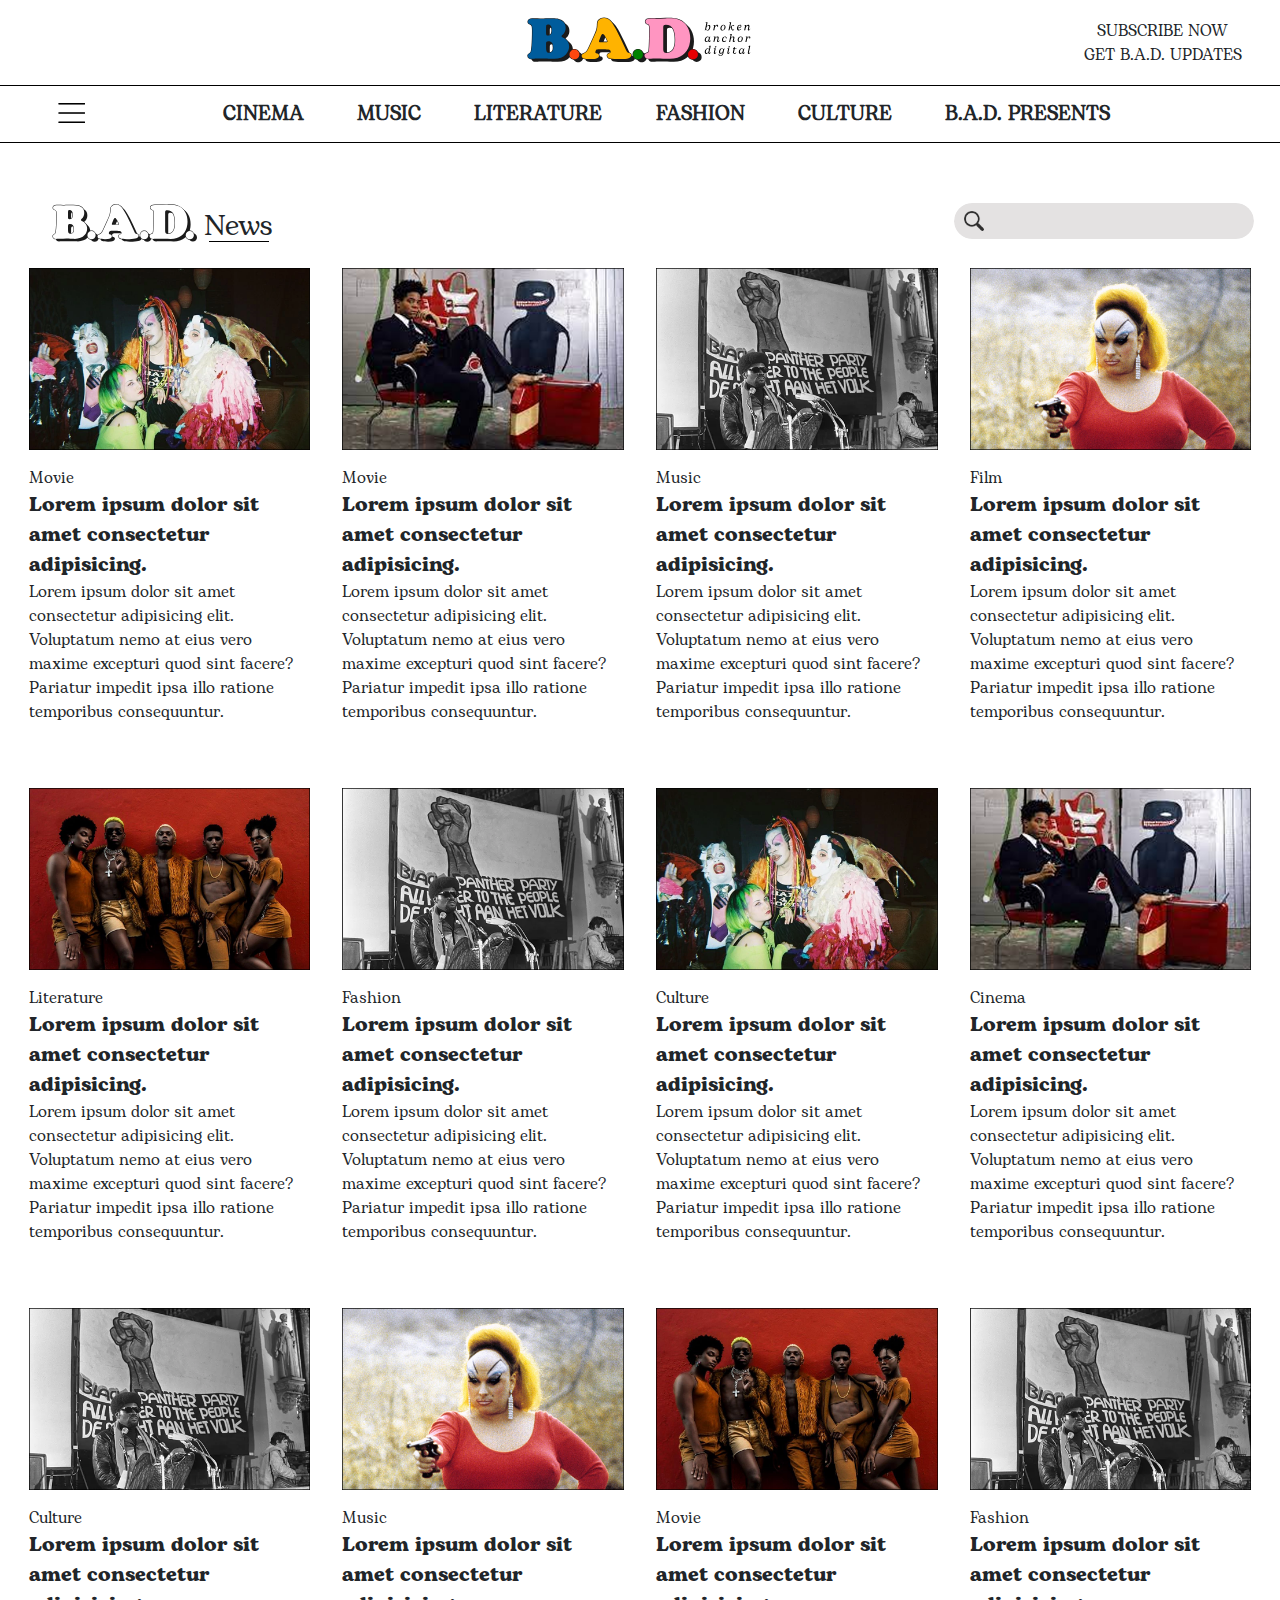
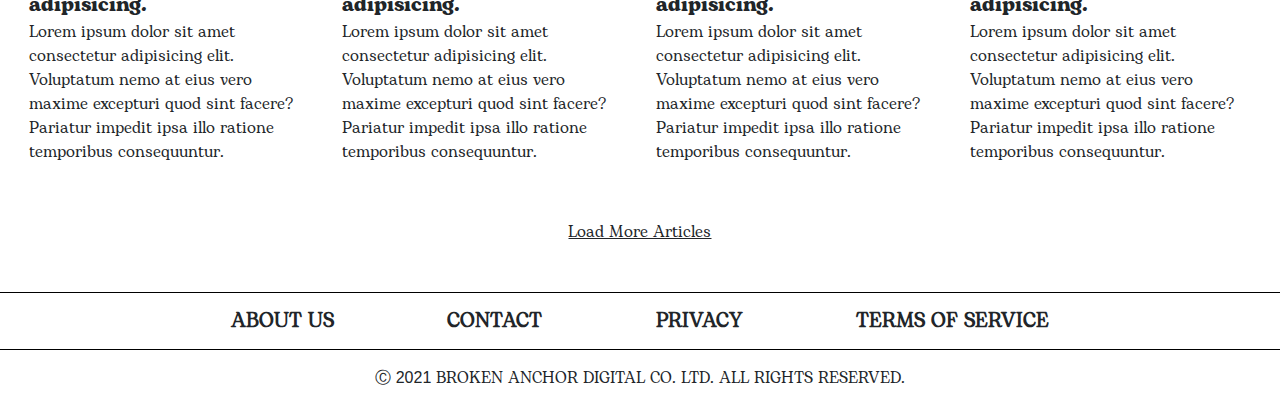
<file: all-news.html>
<!doctype html>
<html lang="en">
  <head>
    <!-- Required meta tags -->
    <meta charset="utf-8">
    <meta name="viewport" content="width=device-width, initial-scale=1">

    <!-- Bootstrap CSS -->
    <link href="https://cdn.jsdelivr.net/npm/bootstrap@5.1.0/dist/css/bootstrap.min.css" rel="stylesheet">

    <!-- fontawesome -->
    <link rel="stylesheet" href="https://cdnjs.cloudflare.com/ajax/libs/font-awesome/5.15.4/css/all.min.css"/>

    <!-- slick -->
    <link rel="stylesheet" href="slick/slick.css">
    <link rel="stylesheet" href="slick/slick-theme.css">

    <!-- lity -->
    <link rel="stylesheet" href="lity/lity.css">

    <!-- style.css -->
    <link rel="stylesheet" href="css/style.css">

    <!-- favicon -->
    <link rel="shortcut icon" href="img/BAD Logo.png">
    <title>BAD</title>
  </head>
  <body>
    

    <!-- topBar -->
    <section class="topBar">
        <div class="container-fluid position-relative">
            <div class="row">
                <div class="col-md-10">
                    <div class="text-center">
                        <a href="index.html">
                            <img src="img/BAD Logo.png" class="img-fluid logo" alt="">
                        </a>
                    </div>
                </div>
                <div class="col-md-2 m-auto">
                    <a href="" class="text-dark text-decoration-none text-center d-block text-uppercase">
                        Subscribe now <br>
get B.A.D. updates
                    </a>
                </div>
            </div>
        </div>
    </section>
    <!-- topBar -->


    <!-- menubar -->
    <section class="menuBar py-2 border-top border-bottom">
        <div class="container-fluid">
            <ul class="menu list-unstyled m-0 p-0">
                <li class="d-inline">
                    <button class="btn">
                        <!-- <i class="fa fa-bars"></i> -->
                        <img src="img/bars.png" class="img-fluid bars" alt="">
                    </button>
                </li>
                <li class="d-inline-block text-center">
                    <a href="topics-cinema.html" class="text-dark text-decoration-none">
                        CINEMA
                    </a>
                </li>
                <li class="d-inline-block text-center">
                    <a href="topics-music.html" class="text-dark text-decoration-none">
                        MUSIC
                    </a>
                </li>
                <li class="d-inline-block text-center">
                    <a href="topics-literature.html" class="text-dark text-decoration-none">
                        LITERATURE
                    </a>
                </li>
                <li class="d-inline-block text-center">
                    <a href="topics-fashion.html" class="text-dark text-decoration-none">
                        FASHION
                    </a>
                </li>
                <li class="d-inline-block text-center">
                    <a href="topics-culture.html" class="text-dark text-decoration-none">
                        CULTURE
                    </a>
                </li>
                <li class="d-inline-block text-center">
                    <a href="presents-new.html" class="text-dark text-decoration-none">
                        B.A.D. PRESENTS 
                    </a>
                </li>
            </ul>
        </div>
    </section>
    <!-- menubar -->
     <!-- menu dropdown -->
     <div class="menubg"></div>
     <section class="menuDropDown">
        <ul class="list-unstyled m-0 p-0">
            <li>
                <a href="topics-cinema.html" class="text-dark text-decoration-none">
                    CINEMA
                </a>
            </li>
            <li>
                <a href="topics-music.html" class="text-dark text-decoration-none">
                    MUSIC
                </a>
            </li>
            <li>
                <a href="topics-literature.html" class="text-dark text-decoration-none">
                    LITERATURE
                </a>
            </li>
            <li>
                <a href="topics-fashion.html" class="text-dark text-decoration-none">
                    FASHION
                </a>
            </li>
            <li>
                <a href="topics-culture.html" class="text-dark text-decoration-none">
                    CULTURE
                </a>
            </li>
            <li>
                <a href="presents-new.html" class="text-dark text-decoration-none">
                    B.A.D. PRESENTS 
                </a>
            </li>
        </ul>
         <div class="socials">
             <ul class="list-unstyled d-flex justifyied">
                 <li class="d-inline-block">
                     <a href="" class="text-dark text-decoration-none">
                         <i class="fab fa-facebook-f"></i>
                     </a>
                 </li>
                 <li class="d-inline-block">
                     <a href="" class="text-dark text-decoration-none">
                         <i class="fab fa-twitter"></i>
                     </a>
                 </li>
                 <li class="d-inline-block">
                     <a href="" class="text-dark text-decoration-none">
                         <i class="fab fa-instagram"></i>
                     </a>
                 </li>
                 <li class="d-inline-block">
                     <a href="" class="text-dark text-decoration-none">
                         <i class="fab fa-tumblr"></i>
                     </a>
                 </li>
 
             </ul>
         </div>
     </section>
     <!-- menu dropdown -->


    <!-- news -->
    <section class="moreNews py-5">
        <div class="container-fluid">

            <!-- section starts -->
    <section class="topics">
        <div class="container-fluid">
            <div class="row">
                <div class="col-md-10 py-2">
                    <img src="img/B.A.D. WHITE.svg" class="img-fluid pinky" alt=""> <span class="fs-18 d-inline-block">News
                        <div class="line inlie-block"></div>
                    </span>
                </div>
                <div class="col-md-2 py-2 m-auto">
                    <form action="">
                        <input type="text" class="form-control searchBar rounded-pill" name="" id="">
                    </form>
                </div>
            </div>
        </div>
    </section>
    <!-- section starts -->
            <div class="row">
                <div class="col-lg-3 col-md-6 p-3">
                    <a href="interview.html" class="text-dark text-decoration-none">
                        <div class="card border-0">
                            <img src="img/cin1.png" class="card-img-fluid img-fluid" alt="">
                            <div class="card-body px-0">
                                <p class="mb-0">Movie</p>
                                <p class="fs-20 font-weight-bold mb-0">
                                    Lorem ipsum dolor sit amet consectetur adipisicing.
                                </p>
                                <p>Lorem ipsum dolor sit amet consectetur adipisicing elit. Voluptatum nemo at eius vero maxime excepturi quod sint facere? Pariatur impedit ipsa illo ratione temporibus consequuntur.</p>
                            </div>
                        </div>
                    </a>
                </div>
                <div class="col-lg-3 col-md-6 p-3">
                    <a href="interview.html" class="text-dark text-decoration-none">
                        <div class="card border-0">
                            <img src="img/cin2.png" class="card-img-fluid img-fluid" alt="">
                            <div class="card-body px-0">
                                <p class="mb-0">Movie</p>
                                <p class="fs-20 font-weight-bold mb-0">
                                    Lorem ipsum dolor sit amet consectetur adipisicing.
                                </p>
                                <p>Lorem ipsum dolor sit amet consectetur adipisicing elit. Voluptatum nemo at eius vero maxime excepturi quod sint facere? Pariatur impedit ipsa illo ratione temporibus consequuntur.</p>
                            </div>
                        </div>
                    </a>
                </div>
                <div class="col-lg-3 col-md-6 p-3">
                    <a href="interview.html" class="text-dark text-decoration-none">
                        <div class="card border-0">
                            <img src="img/cin3.png" class="card-img-fluid img-fluid" alt="">
                            <div class="card-body px-0">
                                <p class="mb-0">Music</p>
                                <p class="fs-20 font-weight-bold mb-0">
                                    Lorem ipsum dolor sit amet consectetur adipisicing.
                                </p>
                                <p>Lorem ipsum dolor sit amet consectetur adipisicing elit. Voluptatum nemo at eius vero maxime excepturi quod sint facere? Pariatur impedit ipsa illo ratione temporibus consequuntur.</p>
                            </div>
                        </div>
                    </a>
                </div>
                <div class="col-lg-3 col-md-6 p-3">
                    <a href="interview.html" class="text-dark text-decoration-none">
                        <div class="card border-0">
                            <img src="img/cin4.png" class="card-img-fluid img-fluid" alt="">
                            <div class="card-body px-0">
                                <p class="mb-0">Film</p>
                                <p class="fs-20 font-weight-bold mb-0">
                                    Lorem ipsum dolor sit amet consectetur adipisicing.
                                </p>
                                <p>Lorem ipsum dolor sit amet consectetur adipisicing elit. Voluptatum nemo at eius vero maxime excepturi quod sint facere? Pariatur impedit ipsa illo ratione temporibus consequuntur.</p>
                            </div>
                        </div>
                    </a>
                </div>
                <div class="col-lg-3 col-md-6 p-3">
                    <a href="interview.html" class="text-dark text-decoration-none">
                        <div class="card border-0">
                            <img src="img/cin5.png" class="card-img-fluid img-fluid" alt="">
                            <div class="card-body px-0">
                                <p class="mb-0">Literature</p>
                                <p class="fs-20 font-weight-bold mb-0">
                                    Lorem ipsum dolor sit amet consectetur adipisicing.
                                </p>
                                <p>Lorem ipsum dolor sit amet consectetur adipisicing elit. Voluptatum nemo at eius vero maxime excepturi quod sint facere? Pariatur impedit ipsa illo ratione temporibus consequuntur.</p>
                            </div>
                        </div>
                    </a>
                </div>
                <div class="col-lg-3 col-md-6 p-3">
                    <a href="interview.html" class="text-dark text-decoration-none">
                        <div class="card border-0">
                            <img src="img/cin6.png" class="card-img-fluid img-fluid" alt="">
                            <div class="card-body px-0">
                                <p class="mb-0">Fashion</p>
                                <p class="fs-20 font-weight-bold mb-0">
                                    Lorem ipsum dolor sit amet consectetur adipisicing.
                                </p>
                                <p>Lorem ipsum dolor sit amet consectetur adipisicing elit. Voluptatum nemo at eius vero maxime excepturi quod sint facere? Pariatur impedit ipsa illo ratione temporibus consequuntur.</p>
                            </div>
                        </div>
                    </a>
                </div>
                <div class="col-lg-3 col-md-6 p-3">
                    <a href="interview.html" class="text-dark text-decoration-none">
                        <div class="card border-0">
                            <img src="img/cin1.png" class="card-img-fluid img-fluid" alt="">
                            <div class="card-body px-0">
                                <p class="mb-0">Culture</p>
                                <p class="fs-20 font-weight-bold mb-0">
                                    Lorem ipsum dolor sit amet consectetur adipisicing.
                                </p>
                                <p>Lorem ipsum dolor sit amet consectetur adipisicing elit. Voluptatum nemo at eius vero maxime excepturi quod sint facere? Pariatur impedit ipsa illo ratione temporibus consequuntur.</p>
                            </div>
                        </div>
                    </a>
                </div>
                <div class="col-lg-3 col-md-6 p-3">
                    <a href="interview.html" class="text-dark text-decoration-none">
                        <div class="card border-0">
                            <img src="img/cin2.png" class="card-img-fluid img-fluid" alt="">
                            <div class="card-body px-0">
                                <p class="mb-0">Cinema</p>
                                <p class="fs-20 font-weight-bold mb-0">
                                    Lorem ipsum dolor sit amet consectetur adipisicing.
                                </p>
                                <p>Lorem ipsum dolor sit amet consectetur adipisicing elit. Voluptatum nemo at eius vero maxime excepturi quod sint facere? Pariatur impedit ipsa illo ratione temporibus consequuntur.</p>
                            </div>
                        </div>
                    </a>
                </div>
                <div class="col-lg-3 col-md-6 p-3">
                    <a href="interview.html" class="text-dark text-decoration-none">
                        <div class="card border-0">
                            <img src="img/cin3.png" class="card-img-fluid img-fluid" alt="">
                            <div class="card-body px-0">
                                <p class="mb-0">Culture</p>
                                <p class="fs-20 font-weight-bold mb-0">
                                    Lorem ipsum dolor sit amet consectetur adipisicing.
                                </p>
                                <p>Lorem ipsum dolor sit amet consectetur adipisicing elit. Voluptatum nemo at eius vero maxime excepturi quod sint facere? Pariatur impedit ipsa illo ratione temporibus consequuntur.</p>
                            </div>
                        </div>
                    </a>
                </div>
                <div class="col-lg-3 col-md-6 p-3">
                    <a href="interview.html" class="text-dark text-decoration-none">
                        <div class="card border-0">
                            <img src="img/cin4.png" class="card-img-fluid img-fluid" alt="">
                            <div class="card-body px-0">
                                <p class="mb-0">Music</p>
                                <p class="fs-20 font-weight-bold mb-0">
                                    Lorem ipsum dolor sit amet consectetur adipisicing.
                                </p>
                                <p>Lorem ipsum dolor sit amet consectetur adipisicing elit. Voluptatum nemo at eius vero maxime excepturi quod sint facere? Pariatur impedit ipsa illo ratione temporibus consequuntur.</p>
                            </div>
                        </div>
                    </a>
                </div>
                <div class="col-lg-3 col-md-6 p-3">
                    <a href="interview.html" class="text-dark text-decoration-none">
                        <div class="card border-0">
                            <img src="img/cin5.png" class="card-img-fluid img-fluid" alt="">
                            <div class="card-body px-0">
                                <p class="mb-0">Movie</p>
                                <p class="fs-20 font-weight-bold mb-0">
                                    Lorem ipsum dolor sit amet consectetur adipisicing.
                                </p>
                                <p>Lorem ipsum dolor sit amet consectetur adipisicing elit. Voluptatum nemo at eius vero maxime excepturi quod sint facere? Pariatur impedit ipsa illo ratione temporibus consequuntur.</p>
                            </div>
                        </div>
                    </a>
                </div>
                <div class="col-lg-3 col-md-6 p-3">
                    <a href="interview.html" class="text-dark text-decoration-none">
                        <div class="card border-0">
                            <img src="img/cin6.png" class="card-img-fluid img-fluid" alt="">
                            <div class="card-body px-0">
                                <p class="mb-0">Fashion</p>
                                <p class="fs-20 font-weight-bold mb-0">
                                    Lorem ipsum dolor sit amet consectetur adipisicing.
                                </p>
                                <p>Lorem ipsum dolor sit amet consectetur adipisicing elit. Voluptatum nemo at eius vero maxime excepturi quod sint facere? Pariatur impedit ipsa illo ratione temporibus consequuntur.</p>
                            </div>
                        </div>
                    </a>
                </div>
            </div>
            <div class="row MoreArticles">
                <div class="col-lg-3 col-md-6 p-3">
                    <a href="interview.html" class="text-dark text-decoration-none">
                        <div class="card border-0">
                            <img src="img/cin1.png" class="card-img-fluid img-fluid" alt="">
                            <div class="card-body px-0">
                                <p class="mb-0">Movie</p>
                                <p class="fs-20 font-weight-bold mb-0">
                                    Lorem ipsum dolor sit amet consectetur adipisicing.
                                </p>
                                <p>Lorem ipsum dolor sit amet consectetur adipisicing elit. Voluptatum nemo at eius vero maxime excepturi quod sint facere? Pariatur impedit ipsa illo ratione temporibus consequuntur.</p>
                            </div>
                        </div>
                    </a>
                </div>
                <div class="col-lg-3 col-md-6 p-3">
                    <a href="interview.html" class="text-dark text-decoration-none">
                        <div class="card border-0">
                            <img src="img/cin2.png" class="card-img-fluid img-fluid" alt="">
                            <div class="card-body px-0">
                                <p class="mb-0">Movie</p>
                                <p class="fs-20 font-weight-bold mb-0">
                                    Lorem ipsum dolor sit amet consectetur adipisicing.
                                </p>
                                <p>Lorem ipsum dolor sit amet consectetur adipisicing elit. Voluptatum nemo at eius vero maxime excepturi quod sint facere? Pariatur impedit ipsa illo ratione temporibus consequuntur.</p>
                            </div>
                        </div>
                    </a>
                </div>
                <div class="col-lg-3 col-md-6 p-3">
                    <a href="interview.html" class="text-dark text-decoration-none">
                        <div class="card border-0">
                            <img src="img/cin3.png" class="card-img-fluid img-fluid" alt="">
                            <div class="card-body px-0">
                                <p class="mb-0">Film</p>
                                <p class="fs-20 font-weight-bold mb-0">
                                    Lorem ipsum dolor sit amet consectetur adipisicing.
                                </p>
                                <p>Lorem ipsum dolor sit amet consectetur adipisicing elit. Voluptatum nemo at eius vero maxime excepturi quod sint facere? Pariatur impedit ipsa illo ratione temporibus consequuntur.</p>
                            </div>
                        </div>
                    </a>
                </div>
                <div class="col-lg-3 col-md-6 p-3">
                    <a href="interview.html" class="text-dark text-decoration-none">
                        <div class="card border-0">
                            <img src="img/cin4.png" class="card-img-fluid img-fluid" alt="">
                            <div class="card-body px-0">
                                <p class="mb-0">Cinema</p>
                                <p class="fs-20 font-weight-bold mb-0">
                                    Lorem ipsum dolor sit amet consectetur adipisicing.
                                </p>
                                <p>Lorem ipsum dolor sit amet consectetur adipisicing elit. Voluptatum nemo at eius vero maxime excepturi quod sint facere? Pariatur impedit ipsa illo ratione temporibus consequuntur.</p>
                            </div>
                        </div>
                    </a>
                </div>
                <div class="col-lg-3 col-md-6 p-3">
                    <a href="interview.html" class="text-dark text-decoration-none">
                        <div class="card border-0">
                            <img src="img/cin5.png" class="card-img-fluid img-fluid" alt="">
                            <div class="card-body px-0">
                                <p class="mb-0">Movie</p>
                                <p class="fs-20 font-weight-bold mb-0">
                                    Lorem ipsum dolor sit amet consectetur adipisicing.
                                </p>
                                <p>Lorem ipsum dolor sit amet consectetur adipisicing elit. Voluptatum nemo at eius vero maxime excepturi quod sint facere? Pariatur impedit ipsa illo ratione temporibus consequuntur.</p>
                            </div>
                        </div>
                    </a>
                </div>
                <div class="col-lg-3 col-md-6 p-3">
                    <a href="interview.html" class="text-dark text-decoration-none">
                        <div class="card border-0">
                            <img src="img/cin6.png" class="card-img-fluid img-fluid" alt="">
                            <div class="card-body px-0">
                                <p class="mb-0">Culture</p>
                                <p class="fs-20 font-weight-bold mb-0">
                                    Lorem ipsum dolor sit amet consectetur adipisicing.
                                </p>
                                <p>Lorem ipsum dolor sit amet consectetur adipisicing elit. Voluptatum nemo at eius vero maxime excepturi quod sint facere? Pariatur impedit ipsa illo ratione temporibus consequuntur.</p>
                            </div>
                        </div>
                    </a>
                </div>
                <div class="col-lg-3 col-md-6 p-3">
                    <a href="interview.html" class="text-dark text-decoration-none">
                        <div class="card border-0">
                            <img src="img/cin1.png" class="card-img-fluid img-fluid" alt="">
                            <div class="card-body px-0">
                                <p class="mb-0">Music</p>
                                <p class="fs-20 font-weight-bold mb-0">
                                    Lorem ipsum dolor sit amet consectetur adipisicing.
                                </p>
                                <p>Lorem ipsum dolor sit amet consectetur adipisicing elit. Voluptatum nemo at eius vero maxime excepturi quod sint facere? Pariatur impedit ipsa illo ratione temporibus consequuntur.</p>
                            </div>
                        </div>
                    </a>
                </div>
                <div class="col-lg-3 col-md-6 p-3">
                    <a href="interview.html" class="text-dark text-decoration-none">
                        <div class="card border-0">
                            <img src="img/cin2.png" class="card-img-fluid img-fluid" alt="">
                            <div class="card-body px-0">
                                <p class="mb-0">Fashion</p>
                                <p class="fs-20 font-weight-bold mb-0">
                                    Lorem ipsum dolor sit amet consectetur adipisicing.
                                </p>
                                <p>Lorem ipsum dolor sit amet consectetur adipisicing elit. Voluptatum nemo at eius vero maxime excepturi quod sint facere? Pariatur impedit ipsa illo ratione temporibus consequuntur.</p>
                            </div>
                        </div>
                    </a>
                </div>
                <div class="col-lg-3 col-md-6 p-3">
                    <a href="interview.html" class="text-dark text-decoration-none">
                        <div class="card border-0">
                            <img src="img/cin3.png" class="card-img-fluid img-fluid" alt="">
                            <div class="card-body px-0">
                                <p class="mb-0">Literature</p>
                                <p class="fs-20 font-weight-bold mb-0">
                                    Lorem ipsum dolor sit amet consectetur adipisicing.
                                </p>
                                <p>Lorem ipsum dolor sit amet consectetur adipisicing elit. Voluptatum nemo at eius vero maxime excepturi quod sint facere? Pariatur impedit ipsa illo ratione temporibus consequuntur.</p>
                            </div>
                        </div>
                    </a>
                </div>
                <div class="col-lg-3 col-md-6 p-3">
                    <a href="interview.html" class="text-dark text-decoration-none">
                        <div class="card border-0">
                            <img src="img/cin4.png" class="card-img-fluid img-fluid" alt="">
                            <div class="card-body px-0">
                                <p class="mb-0">Movie</p>
                                <p class="fs-20 font-weight-bold mb-0">
                                    Lorem ipsum dolor sit amet consectetur adipisicing.
                                </p>
                                <p>Lorem ipsum dolor sit amet consectetur adipisicing elit. Voluptatum nemo at eius vero maxime excepturi quod sint facere? Pariatur impedit ipsa illo ratione temporibus consequuntur.</p>
                            </div>
                        </div>
                    </a>
                </div>
                <div class="col-lg-3 col-md-6 p-3">
                    <a href="interview.html" class="text-dark text-decoration-none">
                        <div class="card border-0">
                            <img src="img/cin5.png" class="card-img-fluid img-fluid" alt="">
                            <div class="card-body px-0">
                                <p class="mb-0">Film</p>
                                <p class="fs-20 font-weight-bold mb-0">
                                    Lorem ipsum dolor sit amet consectetur adipisicing.
                                </p>
                                <p>Lorem ipsum dolor sit amet consectetur adipisicing elit. Voluptatum nemo at eius vero maxime excepturi quod sint facere? Pariatur impedit ipsa illo ratione temporibus consequuntur.</p>
                            </div>
                        </div>
                    </a>
                </div>
                <div class="col-lg-3 col-md-6 p-3">
                    <a href="interview.html" class="text-dark text-decoration-none">
                        <div class="card border-0">
                            <img src="img/cin6.png" class="card-img-fluid img-fluid" alt="">
                            <div class="card-body px-0">
                                <p class="mb-0">Movie</p>
                                <p class="fs-20 font-weight-bold mb-0">
                                    Lorem ipsum dolor sit amet consectetur adipisicing.
                                </p>
                                <p>Lorem ipsum dolor sit amet consectetur adipisicing elit. Voluptatum nemo at eius vero maxime excepturi quod sint facere? Pariatur impedit ipsa illo ratione temporibus consequuntur.</p>
                            </div>
                        </div>
                    </a>
                </div>
            </div>
            <div class="row MoreArticles">
                <div class="col-lg-3 col-md-6 p-3">
                    <a href="interview.html" class="text-dark text-decoration-none">
                        <div class="card border-0">
                            <img src="img/cin1.png" class="card-img-fluid img-fluid" alt="">
                            <div class="card-body px-0">
                                <p class="mb-0">Science</p>
                                <p class="fs-20 font-weight-bold mb-0">
                                    Lorem ipsum dolor sit amet consectetur adipisicing.
                                </p>
                                <p>Lorem ipsum dolor sit amet consectetur adipisicing elit. Voluptatum nemo at eius vero maxime excepturi quod sint facere? Pariatur impedit ipsa illo ratione temporibus consequuntur.</p>
                            </div>
                        </div>
                    </a>
                </div>
                <div class="col-lg-3 col-md-6 p-3">
                    <a href="interview.html" class="text-dark text-decoration-none">
                        <div class="card border-0">
                            <img src="img/cin2.png" class="card-img-fluid img-fluid" alt="">
                            <div class="card-body px-0">
                                <p class="mb-0">Culture</p>
                                <p class="fs-20 font-weight-bold mb-0">
                                    Lorem ipsum dolor sit amet consectetur adipisicing.
                                </p>
                                <p>Lorem ipsum dolor sit amet consectetur adipisicing elit. Voluptatum nemo at eius vero maxime excepturi quod sint facere? Pariatur impedit ipsa illo ratione temporibus consequuntur.</p>
                            </div>
                        </div>
                    </a>
                </div>
                <div class="col-lg-3 col-md-6 p-3">
                    <a href="interview.html" class="text-dark text-decoration-none">
                        <div class="card border-0">
                            <img src="img/cin3.png" class="card-img-fluid img-fluid" alt="">
                            <div class="card-body px-0">
                                <p class="mb-0">Film</p>
                                <p class="fs-20 font-weight-bold mb-0">
                                    Lorem ipsum dolor sit amet consectetur adipisicing.
                                </p>
                                <p>Lorem ipsum dolor sit amet consectetur adipisicing elit. Voluptatum nemo at eius vero maxime excepturi quod sint facere? Pariatur impedit ipsa illo ratione temporibus consequuntur.</p>
                            </div>
                        </div>
                    </a>
                </div>
                <div class="col-lg-3 col-md-6 p-3">
                    <a href="interview.html" class="text-dark text-decoration-none">
                        <div class="card border-0">
                            <img src="img/cin4.png" class="card-img-fluid img-fluid" alt="">
                            <div class="card-body px-0">
                                <p class="mb-0">Cinema</p>
                                <p class="fs-20 font-weight-bold mb-0">
                                    Lorem ipsum dolor sit amet consectetur adipisicing.
                                </p>
                                <p>Lorem ipsum dolor sit amet consectetur adipisicing elit. Voluptatum nemo at eius vero maxime excepturi quod sint facere? Pariatur impedit ipsa illo ratione temporibus consequuntur.</p>
                            </div>
                        </div>
                    </a>
                </div>
                <div class="col-lg-3 col-md-6 p-3">
                    <a href="interview.html" class="text-dark text-decoration-none">
                        <div class="card border-0">
                            <img src="img/cin5.png" class="card-img-fluid img-fluid" alt="">
                            <div class="card-body px-0">
                                <p class="mb-0">Music</p>
                                <p class="fs-20 font-weight-bold mb-0">
                                    Lorem ipsum dolor sit amet consectetur adipisicing.
                                </p>
                                <p>Lorem ipsum dolor sit amet consectetur adipisicing elit. Voluptatum nemo at eius vero maxime excepturi quod sint facere? Pariatur impedit ipsa illo ratione temporibus consequuntur.</p>
                            </div>
                        </div>
                    </a>
                </div>
                <div class="col-lg-3 col-md-6 p-3">
                    <a href="interview.html" class="text-dark text-decoration-none">
                        <div class="card border-0">
                            <img src="img/cin6.png" class="card-img-fluid img-fluid" alt="">
                            <div class="card-body px-0">
                                <p class="mb-0">Literature</p>
                                <p class="fs-20 font-weight-bold mb-0">
                                    Lorem ipsum dolor sit amet consectetur adipisicing.
                                </p>
                                <p>Lorem ipsum dolor sit amet consectetur adipisicing elit. Voluptatum nemo at eius vero maxime excepturi quod sint facere? Pariatur impedit ipsa illo ratione temporibus consequuntur.</p>
                            </div>
                        </div>
                    </a>
                </div>
                <div class="col-lg-3 col-md-6 p-3">
                    <a href="interview.html" class="text-dark text-decoration-none">
                        <div class="card border-0">
                            <img src="img/cin1.png" class="card-img-fluid img-fluid" alt="">
                            <div class="card-body px-0">
                                <p class="mb-0">Cinema</p>
                                <p class="fs-20 font-weight-bold mb-0">
                                    Lorem ipsum dolor sit amet consectetur adipisicing.
                                </p>
                                <p>Lorem ipsum dolor sit amet consectetur adipisicing elit. Voluptatum nemo at eius vero maxime excepturi quod sint facere? Pariatur impedit ipsa illo ratione temporibus consequuntur.</p>
                            </div>
                        </div>
                    </a>
                </div>
                <div class="col-lg-3 col-md-6 p-3">
                    <a href="interview.html" class="text-dark text-decoration-none">
                        <div class="card border-0">
                            <img src="img/cin2.png" class="card-img-fluid img-fluid" alt="">
                            <div class="card-body px-0">
                                <p class="mb-0">Movie</p>
                                <p class="fs-20 font-weight-bold mb-0">
                                    Lorem ipsum dolor sit amet consectetur adipisicing.
                                </p>
                                <p>Lorem ipsum dolor sit amet consectetur adipisicing elit. Voluptatum nemo at eius vero maxime excepturi quod sint facere? Pariatur impedit ipsa illo ratione temporibus consequuntur.</p>
                            </div>
                        </div>
                    </a>
                </div>
                <div class="col-lg-3 col-md-6 p-3">
                    <a href="interview.html" class="text-dark text-decoration-none">
                        <div class="card border-0">
                            <img src="img/cin3.png" class="card-img-fluid img-fluid" alt="">
                            <div class="card-body px-0">
                                <p class="mb-0">Movie</p>
                                <p class="fs-20 font-weight-bold mb-0">
                                    Lorem ipsum dolor sit amet consectetur adipisicing.
                                </p>
                                <p>Lorem ipsum dolor sit amet consectetur adipisicing elit. Voluptatum nemo at eius vero maxime excepturi quod sint facere? Pariatur impedit ipsa illo ratione temporibus consequuntur.</p>
                            </div>
                        </div>
                    </a>
                </div>
                <div class="col-lg-3 col-md-6 p-3">
                    <a href="interview.html" class="text-dark text-decoration-none">
                        <div class="card border-0">
                            <img src="img/cin4.png" class="card-img-fluid img-fluid" alt="">
                            <div class="card-body px-0">
                                <p class="mb-0">Movie</p>
                                <p class="fs-20 font-weight-bold mb-0">
                                    Lorem ipsum dolor sit amet consectetur adipisicing.
                                </p>
                                <p>Lorem ipsum dolor sit amet consectetur adipisicing elit. Voluptatum nemo at eius vero maxime excepturi quod sint facere? Pariatur impedit ipsa illo ratione temporibus consequuntur.</p>
                            </div>
                        </div>
                    </a>
                </div>
                <div class="col-lg-3 col-md-6 p-3">
                    <a href="interview.html" class="text-dark text-decoration-none">
                        <div class="card border-0">
                            <img src="img/cin5.png" class="card-img-fluid img-fluid" alt="">
                            <div class="card-body px-0">
                                <p class="mb-0">Film</p>
                                <p class="fs-20 font-weight-bold mb-0">
                                    Lorem ipsum dolor sit amet consectetur adipisicing.
                                </p>
                                <p>Lorem ipsum dolor sit amet consectetur adipisicing elit. Voluptatum nemo at eius vero maxime excepturi quod sint facere? Pariatur impedit ipsa illo ratione temporibus consequuntur.</p>
                            </div>
                        </div>
                    </a>
                </div>
                <div class="col-lg-3 col-md-6 p-3">
                    <a href="interview.html" class="text-dark text-decoration-none">
                        <div class="card border-0">
                            <img src="img/cin6.png" class="card-img-fluid img-fluid" alt="">
                            <div class="card-body px-0">
                                <p class="mb-0">Movie</p>
                                <p class="fs-20 font-weight-bold mb-0">
                                    Lorem ipsum dolor sit amet consectetur adipisicing.
                                </p>
                                <p>Lorem ipsum dolor sit amet consectetur adipisicing elit. Voluptatum nemo at eius vero maxime excepturi quod sint facere? Pariatur impedit ipsa illo ratione temporibus consequuntur.</p>
                            </div>
                        </div>
                    </a>
                </div>
            </div>

            <div class="text-center mt-2">
                <a href="" class="text-dark loadMore">
                    Load More Articles
                </a>
            </div>
        </div>
    </section>
    <!-- news -->



             <!-- menubar -->
    <section class="menuBar py-2 border-top border-bottom">
        <div class="container-fluid">
            <ul class="menu list-unstyled m-0 p-0">
                
                <li class="d-inline-block text-center">
                    <a href="#cinema" class="text-dark text-decoration-none">
                        ABOUT US
                    </a>
                </li>
                <li class="d-inline-block text-center">
                    <a href="#exampleModal" data-bs-toggle="modal" class="text-dark text-decoration-none">
                        CONTACT
                    </a>
                </li>
                <li class="d-inline-block text-center">
                    <a href="#literature" class="text-dark text-decoration-none">
                        PRIVACY
                    </a>
                </li>
                <li class="d-inline-block text-center">
                    <a href="#fashion" class="text-dark text-decoration-none">
                       TERMS OF SERVICE
                    </a>
                </li>
            </ul>
        </div>
    </section>
    <!-- menubar -->


    <!-- COPYRIGHT -->
    <section class="copyright py-3">
        <p class="text-center mb-0">
            Ⓒ <span class="number">2021</span> BROKEN ANCHOR DIGITAL CO. LTD. ALL RIGHTS RESERVED.

        </p>
    </section>
    <!-- COPYRIGHT -->

     <!-- Modal -->
  <div class="modal fade" id="exampleModal" tabindex="-1" aria-labelledby="exampleModalLabel" aria-hidden="true">
    <div class="modal-dialog modal-dialog-centered modal-lg">
      <div class="modal-content">
        <div class="modal-header">
         <h5>Contact Us</h5>
          <button type="button" class="btn-close" data-bs-dismiss="modal" aria-label="Close"></button>
        </div>
        <div class="modal-body">
         <form action="">
             <div class="form-group">
                 <select name="" class="form-control" id="">
                     <option value="" selected disabled>Choose Enquiry Type</option>
                     <option value="">Enquiry</option>
                     <option value="">Enquiry</option>
                     <option value="">Enquiry</option>
                 </select>
             </div>
             <div class="form-group mt-3">
                 <input type="text" class="form-control" placeholder="Name" name="" id="">
             </div>
             <div class="form-group mt-3">
                <input type="email" class="form-control" placeholder="Email Address" name="" id="">
             </div>
            <div class="form-group mt-3">
                 <input type="text" class="form-control" placeholder="Subject" name="" id="">
             </div>
             <div class="form-group mt-3">
                <textarea name="" class="form-control" placeholder="Enter Your Message" id="" cols="30" rows="3"></textarea>
             </div>
             <div class="form-group text-end mt-3">
                <input type="submit" class="btn btn-outline-dark br-0" value="SUBMIT" name="" id="">
            </div>
         </form>
        </div>
      </div>
    </div>
  </div>


    
        <!-- jquery -->
        <script src="jquery/jquery.min.js"></script>
    <!-- bundle js -->
    <script src="https://cdn.jsdelivr.net/npm/bootstrap@5.1.0/dist/js/bootstrap.bundle.min.js"></script>

    <!-- slick -->
    <script src="slick/slick.min.js"></script>

    <!-- lity -->
    <script src="lity/lity.js"></script>

    <!-- main js -->
    <script src="js/main.js"></script>
  </body>
</html>
</file>
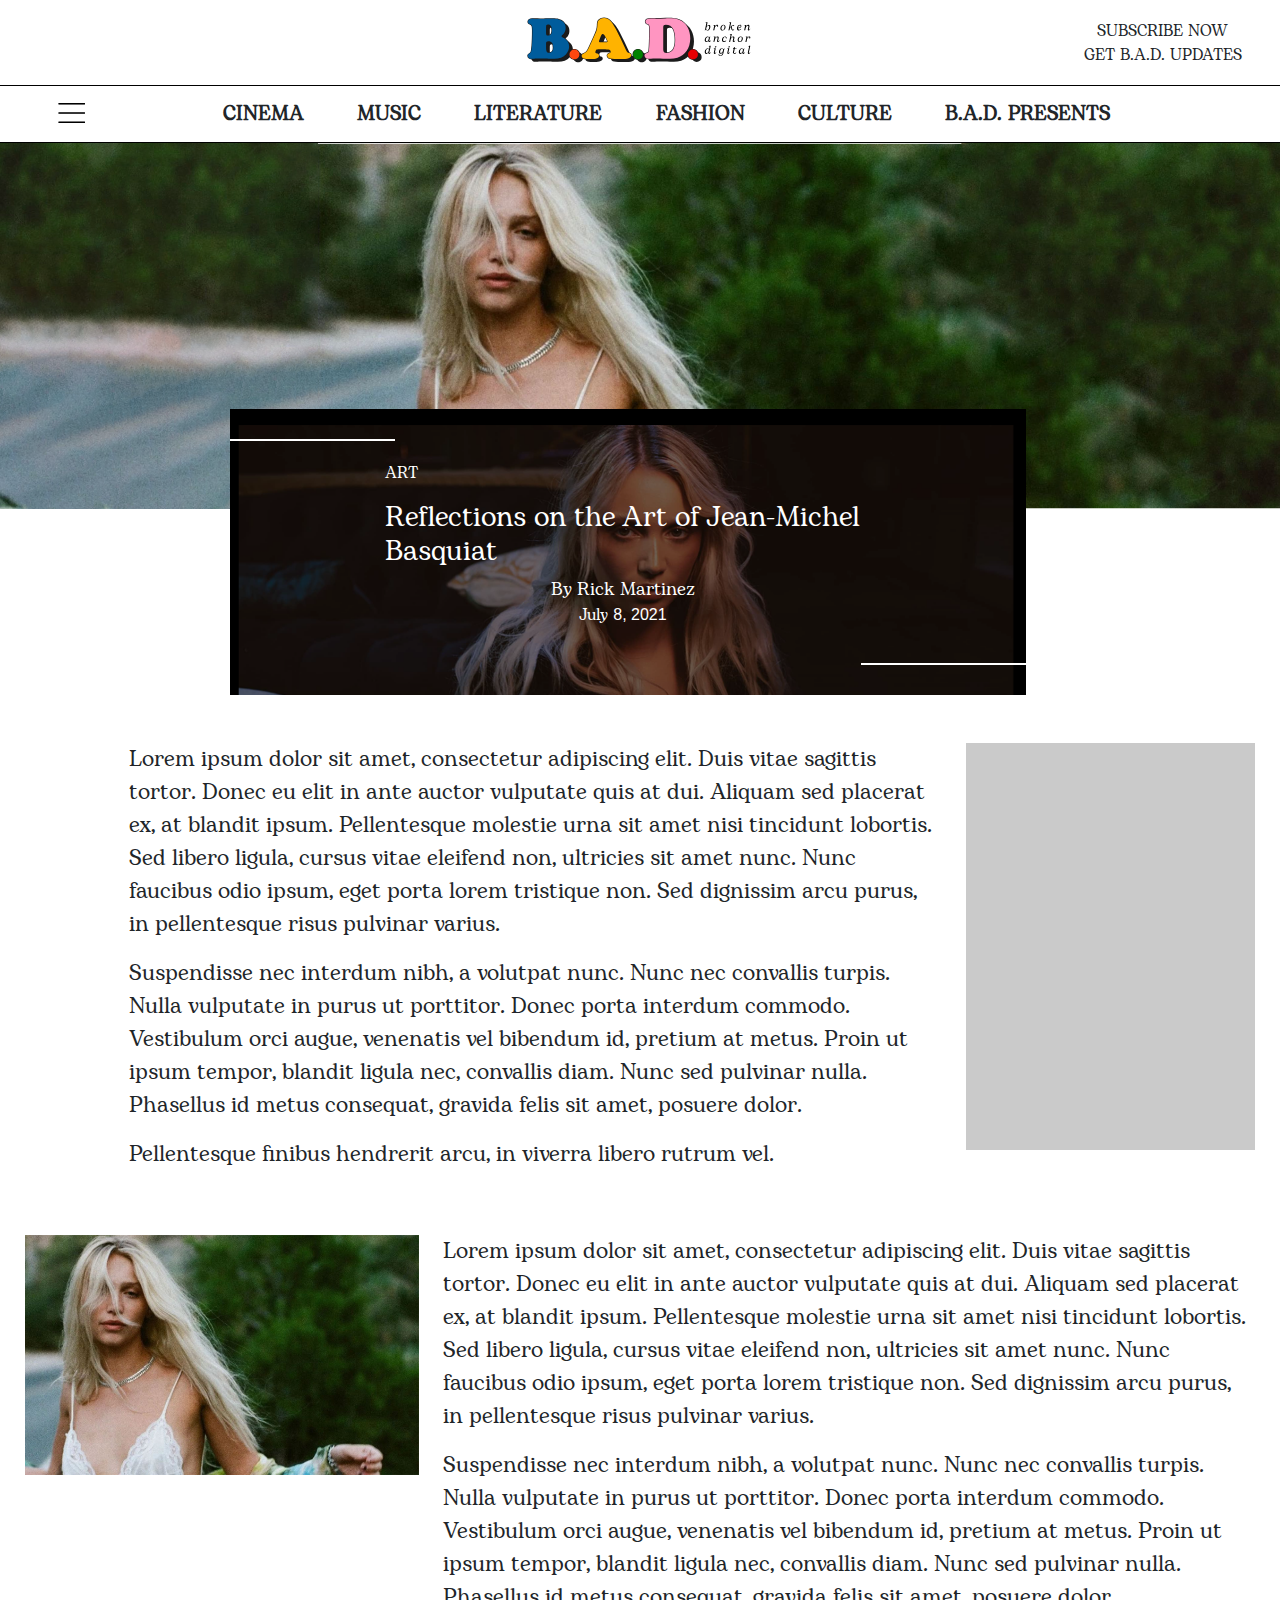
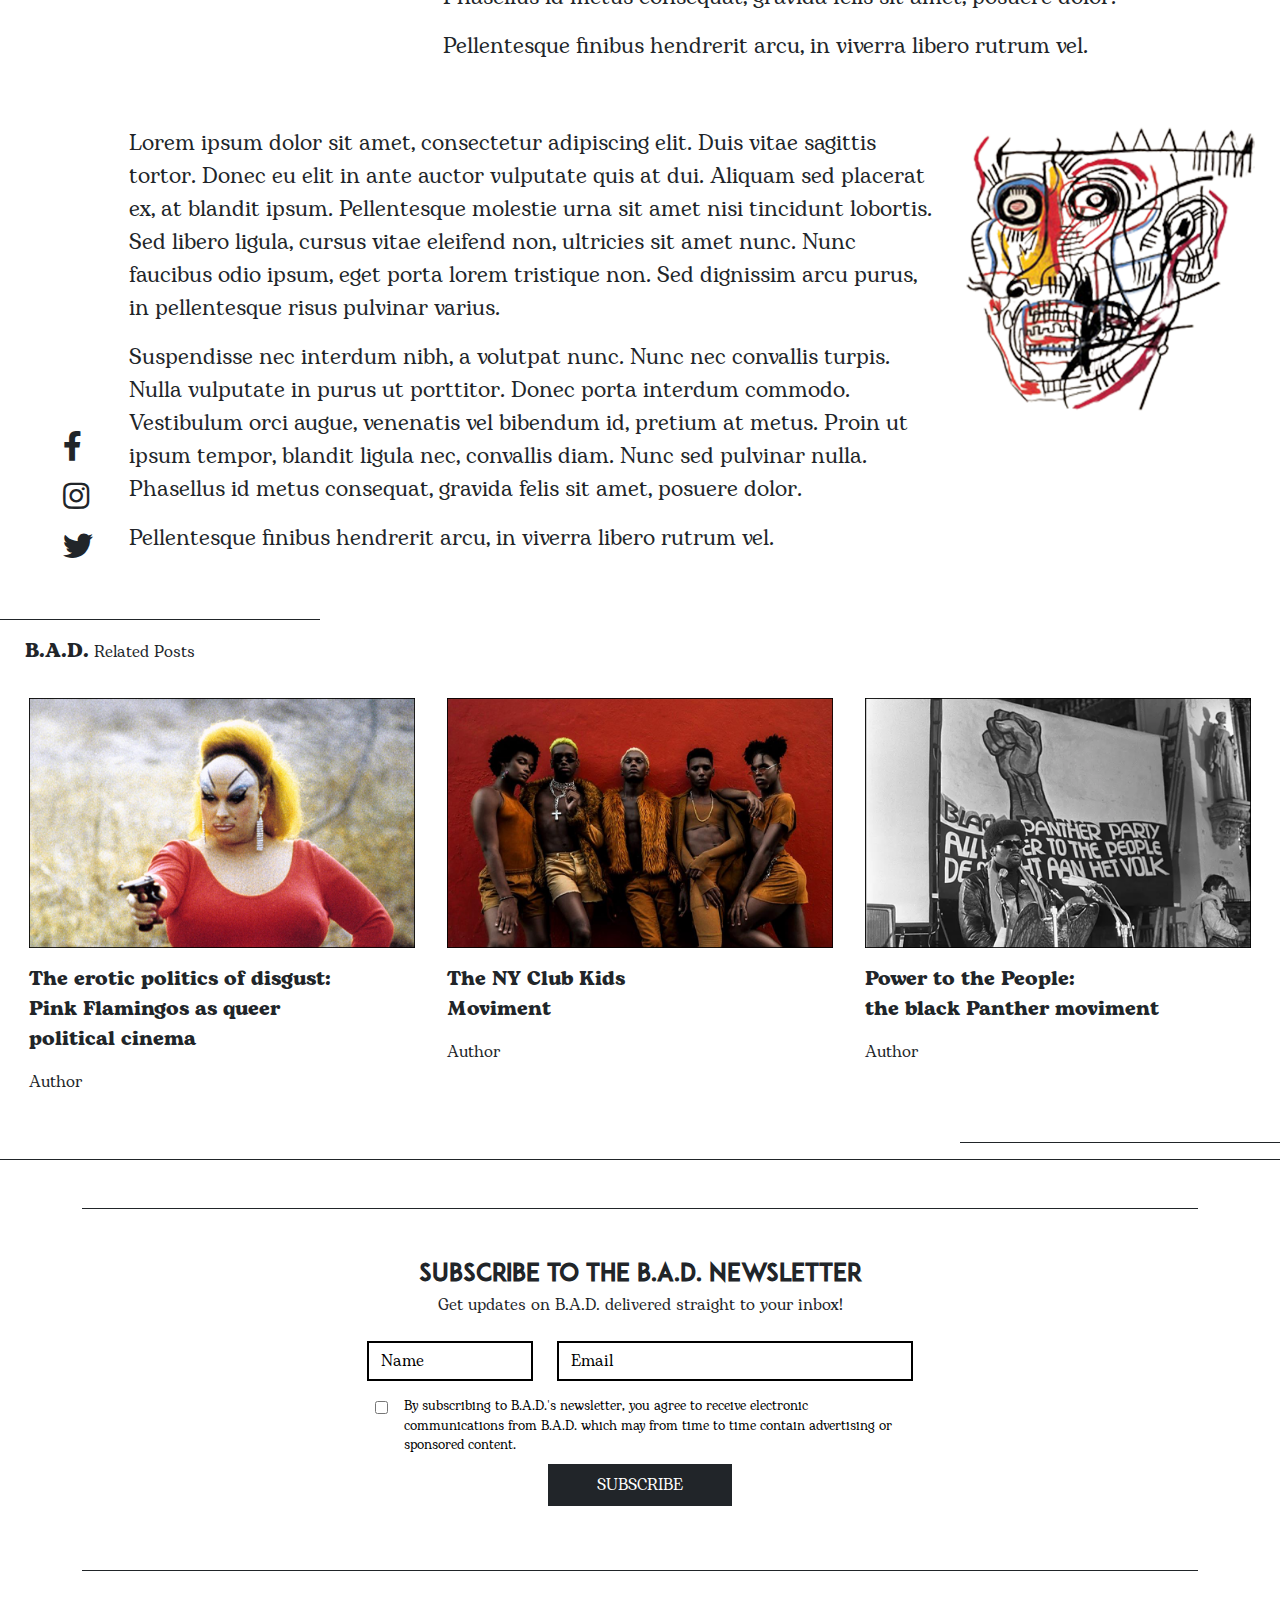
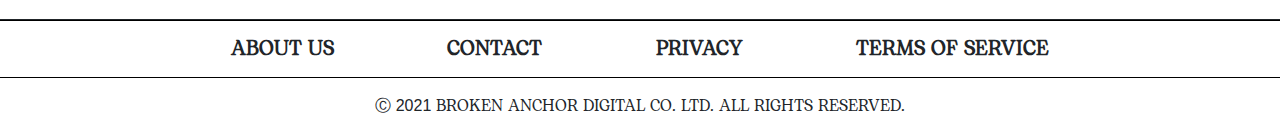
<file: interview.html>
<!doctype html>
<html lang="en">
  <head>
    <!-- Required meta tags -->
    <meta charset="utf-8">
    <meta name="viewport" content="width=device-width, initial-scale=1">

    <!-- Bootstrap CSS -->
    <link href="https://cdn.jsdelivr.net/npm/bootstrap@5.1.0/dist/css/bootstrap.min.css" rel="stylesheet">

    <!-- fontawesome -->
    <link rel="stylesheet" href="https://cdnjs.cloudflare.com/ajax/libs/font-awesome/5.15.4/css/all.min.css"/>

    <!-- slick -->
    <link rel="stylesheet" href="slick/slick.css">
    <link rel="stylesheet" href="slick/slick-theme.css">

    <!-- style.css -->
    <link rel="stylesheet" href="css/style.css">

    <!-- favicon -->
    <link rel="shortcut icon" href="img/BAD Logo.png">
    <title>BAD</title>
  </head>
  <body>
    

    <!-- topBar -->
    <section class="topBar">
        <div class="container-fluid position-relative">
            <div class="row">
                <div class="col-md-10">
                    <div class="text-center">
                        <a href="index.html">
                            <img src="img/BAD Logo.png" class="img-fluid logo" alt="">
                        </a>
                    </div>
                </div>
                <div class="col-md-2 m-auto">
                    <a href="" class="text-dark text-decoration-none text-center d-block text-uppercase">
                        Subscribe now <br>
get B.A.D. updates
                    </a>
                </div>
            </div>
        </div>
    </section>
    <!-- topBar -->


    <!-- menubar -->
    <section class="menuBar py-2 border-top border-bottom">
        <div class="container-fluid">
            <ul class="menu list-unstyled m-0 p-0">
                <li class="d-inline">
                    <button class="btn">
                        <!-- <i class="fa fa-bars"></i> -->
                        <img src="img/bars.png" class="img-fluid bars" alt="">
                    </button>
                </li>
                <li class="d-inline-block text-center">
                    <a href="topics-cinema.html" class="text-dark text-decoration-none">
                        CINEMA
                    </a>
                </li>
                <li class="d-inline-block text-center">
                    <a href="topics-music.html" class="text-dark text-decoration-none">
                        MUSIC
                    </a>
                </li>
                <li class="d-inline-block text-center">
                    <a href="topics-literature.html" class="text-dark text-decoration-none">
                        LITERATURE
                    </a>
                </li>
                <li class="d-inline-block text-center">
                    <a href="topics-fashion.html" class="text-dark text-decoration-none">
                        FASHION
                    </a>
                </li>
                <li class="d-inline-block text-center">
                    <a href="topics-culture.html" class="text-dark text-decoration-none">
                        CULTURE
                    </a>
                </li>
                <li class="d-inline-block text-center">
                    <a href="presents-new.html" class="text-dark text-decoration-none">
                        B.A.D. PRESENTS 
                    </a>
                </li>
            </ul>
        </div>
    </section>
    <!-- menubar -->


      <!-- menu dropdown -->
      <div class="menubg"></div>
      <section class="menuDropDown">
        <ul class="list-unstyled m-0 p-0">
            <li>
                <a href="topics-cinema.html" class="text-dark text-decoration-none">
                    CINEMA
                </a>
            </li>
            <li>
                <a href="topics-music.html" class="text-dark text-decoration-none">
                    MUSIC
                </a>
            </li>
            <li>
                <a href="topics-literature.html" class="text-dark text-decoration-none">
                    LITERATURE
                </a>
            </li>
            <li>
                <a href="topics-fashion.html" class="text-dark text-decoration-none">
                    FASHION
                </a>
            </li>
            <li>
                <a href="topics-culture.html" class="text-dark text-decoration-none">
                    CULTURE
                </a>
            </li>
            <li>
                <a href="presents-new.html" class="text-dark text-decoration-none">
                    B.A.D. PRESENTS 
                </a>
            </li>
        </ul>
          <div class="socials">
              <ul class="list-unstyled d-flex justifyied">
                  <li class="d-inline-block">
                      <a href="" class="text-dark text-decoration-none">
                          <i class="fab fa-facebook-f"></i>
                      </a>
                  </li>
                  <li class="d-inline-block">
                      <a href="" class="text-dark text-decoration-none">
                          <i class="fab fa-twitter"></i>
                      </a>
                  </li>
                  <li class="d-inline-block">
                      <a href="" class="text-dark text-decoration-none">
                          <i class="fab fa-instagram"></i>
                      </a>
                  </li>
                  <li class="d-inline-block">
                      <a href="" class="text-dark text-decoration-none">
                          <i class="fab fa-tumblr"></i>
                      </a>
                  </li>
  
              </ul>
          </div>
      </section>
      <!-- menu dropdown -->


   <!--  banner -->
   <section class="banner">
       <div class="card border-0">
           <img src="img/banner1.png" class="img-fluid card-img-top" alt="">
       </div>
   </section>
   <!--  banner -->

   <!-- bottomBanner -->
   <section class="bottomBanner">
       <div class="container-fluid">
           <div class="row w-100">
               <div class="col-md-2"></div>
               <div class="col-md-8">
                   <div class="card position-relative border-0">
                       <img src="img/bottomBanner.png" class="img-fluid card-img-fluid" alt="">
                       <div class="card-body position-absolute">
                        <div class="h-line bg-white"></div>
                        <div class="b-line bg-white"></div>

                        <div class="row w-100">
                            <div class="col-md-2"></div>
                            <div class="col-md-8">
                                <p class="text-white">ART</p>
                                <h3 class="text-white">
                                 Reflections on the Art 
                                 of Jean-Michel Basquiat                                
                                </h3>

                                <p class="fs-18 text-white text-center mb-0">By Rick Martinez</p>
                                <p class="text-white text-center">July <span class="number">8, 2021</span></p>
                            </div>
                            <div class="col-md-2"></div>
                        </div>
                       </div>

                      
                   </div>

               </div>
               <div class="col-md-2"></div>
           </div>
       </div>
   </section>
   <!-- bottomBanner -->



   <!-- interview section -->
   <section class="interview py-5">
       <div class="container-fluid position-relative">
        <div class="socialIcons1 mySocial">
            <ul class="list-unstyled m-0 p-0">
                <li>
                    <a href="" class="text-dark">
                        <i class="fab fa-facebook-f"></i>
                    </a>
                </li>
                <li>
                    <a href="" class="text-dark">
                        <i class="fab fa-instagram"></i>
                    </a>
                </li>
                <li>
                    <a href="" class="text-dark">
                        <i class="fab fa-twitter"></i>
                    </a>
                </li>
            </ul>
        </div>
           <div class="row">
               <div class="col-md-1"></div>
               <div class="col-md-8">
                <p class="fs-18">
                    Lorem ipsum dolor sit amet, consectetur adipiscing elit. Duis vitae sagittis tortor. Donec eu elit in ante auctor vulputate quis at dui. Aliquam sed placerat ex, at blandit ipsum. Pellentesque molestie urna sit amet nisi tincidunt lobortis. Sed libero ligula, cursus vitae eleifend non, ultricies sit amet nunc. Nunc faucibus odio ipsum, eget porta lorem tristique non. Sed dignissim arcu purus, in pellentesque risus pulvinar varius. 
                   </p>
                   <p class="fs-18">
                    Suspendisse nec interdum nibh, a volutpat nunc. Nunc nec convallis turpis. Nulla vulputate in purus ut porttitor. Donec porta interdum commodo. Vestibulum orci augue, venenatis vel bibendum id, pretium at metus. Proin ut ipsum tempor, blandit ligula nec, convallis diam. Nunc sed pulvinar nulla. Phasellus id metus consequat, gravida felis sit amet, posuere dolor.
                   </p>
                   <p class="fs-18">
                    Pellentesque finibus hendrerit arcu, in viverra libero rutrum vel.
                   </p>
               </div>
               <div class="col-md-3">
                   <img src="img/Retângulo 2.png" class="img-fluid" alt="">
               </div>

           </div>
           

           <div class="row mt-5">
            <div class="col-md-4">
                <img src="img/Camada 6.png" class="img-fluid" alt="">
            </div>
            <div class="col-md-8">
             <p class="fs-18">
                 Lorem ipsum dolor sit amet, consectetur adipiscing elit. Duis vitae sagittis tortor. Donec eu elit in ante auctor vulputate quis at dui. Aliquam sed placerat ex, at blandit ipsum. Pellentesque molestie urna sit amet nisi tincidunt lobortis. Sed libero ligula, cursus vitae eleifend non, ultricies sit amet nunc. Nunc faucibus odio ipsum, eget porta lorem tristique non. Sed dignissim arcu purus, in pellentesque risus pulvinar varius. 
                </p>
                <p class="fs-18">
                 Suspendisse nec interdum nibh, a volutpat nunc. Nunc nec convallis turpis. Nulla vulputate in purus ut porttitor. Donec porta interdum commodo. Vestibulum orci augue, venenatis vel bibendum id, pretium at metus. Proin ut ipsum tempor, blandit ligula nec, convallis diam. Nunc sed pulvinar nulla. Phasellus id metus consequat, gravida felis sit amet, posuere dolor.
                </p>
                <p class="fs-18">
                 Pellentesque finibus hendrerit arcu, in viverra libero rutrum vel.
                </p>
            </div>
            

        </div>

           <div class="row mt-5">
            <div class="col-md-1"></div>
            <div class="col-md-8">
             <p class="fs-18">
                 Lorem ipsum dolor sit amet, consectetur adipiscing elit. Duis vitae sagittis tortor. Donec eu elit in ante auctor vulputate quis at dui. Aliquam sed placerat ex, at blandit ipsum. Pellentesque molestie urna sit amet nisi tincidunt lobortis. Sed libero ligula, cursus vitae eleifend non, ultricies sit amet nunc. Nunc faucibus odio ipsum, eget porta lorem tristique non. Sed dignissim arcu purus, in pellentesque risus pulvinar varius. 
                </p>
                <p class="fs-18">
                 Suspendisse nec interdum nibh, a volutpat nunc. Nunc nec convallis turpis. Nulla vulputate in purus ut porttitor. Donec porta interdum commodo. Vestibulum orci augue, venenatis vel bibendum id, pretium at metus. Proin ut ipsum tempor, blandit ligula nec, convallis diam. Nunc sed pulvinar nulla. Phasellus id metus consequat, gravida felis sit amet, posuere dolor.
                </p>
                <p class="fs-18">
                 Pellentesque finibus hendrerit arcu, in viverra libero rutrum vel.
                </p>
            </div>
            <div class="col-md-3">
                <img src="img/wpid-1163355029mapr-removebg-preview.png" class="img-fluid" alt="">
            </div>

        </div>
       </div>
   </section>
   <!-- interview section -->


    <!-- related -->
    <section class="related Section">
        <div class="line bg-dark w-25 mb-3"></div>
        <div class="container-fluid">
            <p>
                <span class="font-weight-bold fs-20">B.A.D.</span> Related Posts
            </p>
            <div class="row mt-3">
             <div class="col-md-4 p-3">
                 <a href="" class="text-dark text-decoration-none">
                     <div class="card border-0">
                         <img src="img/cin4.png" class="card-img-fluid img-fluid" alt="">
                         <div class="card-body px-0">
                             <p class="fs-20 font-weight-bold">
                                 The erotic politics of disgust: <br>
                                 Pink Flamingos as queer <br>
                                 political cinema
                             </p>
                             <p>Author</p>
                         </div>
                     </div>
                 </a>
             </div>
             <div class="col-md-4 p-3">
                 <a href="" class="text-dark text-decoration-none">
                     <div class="card border-0">
                         <img src="img/cin5.png" class="card-img-fluid img-fluid" alt="">
                         <div class="card-body px-0">
                             <p class="fs-20 font-weight-bold">
                                 The NY Club Kids <br>
 Moviment
                             </p>
                             <p>Author</p>
                         </div>
                     </div>
                 </a>
             </div>
             <div class="col-md-4 p-3">
                 <a href="" class="text-dark text-decoration-none">
                     <div class="card border-0">
                         <img src="img/cin6.png" class="card-img-fluid img-fluid" alt="">
                         <div class="card-body px-0">
                             <p class="fs-20 font-weight-bold">
                                 Power to the People: <br>
 the black Panther moviment
                             </p>
                             <p>Author</p>
                         </div>
                     </div>
                 </a>
             </div>
            </div>
        </div>
        <div class="line bg-dark w-25 mb-3 ms-auto"></div>
    </section>
    <!-- related -->


    <!-- literature -->
    <div class="line bg-dark h-2"></div>

    <section id="" class="py-5">
        <div class="container">
            <div class="line bg-dark"></div>
        </div>
       <div class="container py-5">
           <div class="text-center">
               <span class="d-block font-weight-bold fs-24 text-uppercase adam">
                   Subscribe to the B.A.D. NEWSLeTTER
               </span>
               <p>
                   Get updates on B.A.D. delivered straight to your inbox!
               </p>
               <div class="row">
                   <div class="col-md-3"></div>
                   <div class="col-md-6">
                       <div class="form">
                           <div class="row">
                               <div class="col-md-4 py-2">
                                   <input type="text" class="form-control br-0" placeholder="Name" name="" id="">
                               </div>
                               <div class="col-md-8 py-2">
                                   <input type="text" class="form-control br-0" placeholder="Email" name="" id="">
                               </div>
                           </div>
                           <table class="table mb-0 text-start">
                               <tr>
                                   <td class="border-0 text-start">
                                       <input type="checkbox" name="" id="check">
                                   </td>
                                   <td class="border-0 text-start">
                                       <label for="check" class="fs-13">
                                           By subscribing to B.A.D.'s newsletter, you agree to receive electronic communications
from B.A.D. which may from time to time contain advertising or sponsored content. 
                                       </label>
                                   </td>
                               </tr>
                           </table>
                           <div class="text-center">
                               <button class="btn btn-dark br-0 px-5 py-2">Subscribe</button>
                           </div>
                       </div>
                   </div>
                   <div class="col-md-3"></div>
               </div>
           </div>
       </div>
        <div class="container mt-3">
            <div class="line bg-dark"></div>
        </div>
    </section>
    <div class="line h-2 bg-dark"></div>
    <!-- literature -->

             <!-- menubar -->
    <section class="menuBar py-2 border-top border-bottom">
        <div class="container-fluid">
            <ul class="menu list-unstyled m-0 p-0">
                
                <li class="d-inline-block text-center">
                    <a href="#cinema" class="text-dark text-decoration-none">
                        ABOUT US
                    </a>
                </li>
                <li class="d-inline-block text-center">
                    <a href="#exampleModal" data-bs-toggle="modal" class="text-dark text-decoration-none">
                        CONTACT
                    </a>
                </li>
                <li class="d-inline-block text-center">
                    <a href="#literature" class="text-dark text-decoration-none">
                        PRIVACY
                    </a>
                </li>
                <li class="d-inline-block text-center">
                    <a href="#fashion" class="text-dark text-decoration-none">
                       TERMS OF SERVICE
                    </a>
                </li>
            </ul>
        </div>
    </section>
    <!-- menubar -->


    <!-- COPYRIGHT -->
    <section class="copyright py-3">
        <p class="text-center mb-0">
            Ⓒ <span class="number">2021</span> BROKEN ANCHOR DIGITAL CO. LTD. ALL RIGHTS RESERVED.

        </p>
    </section>
    <!-- COPYRIGHT -->


     <!-- Modal -->
  <div class="modal fade" id="exampleModal" tabindex="-1" aria-labelledby="exampleModalLabel" aria-hidden="true">
    <div class="modal-dialog modal-dialog-centered modal-lg">
      <div class="modal-content">
        <div class="modal-header">
         <h5>Contact Us</h5>
          <button type="button" class="btn-close" data-bs-dismiss="modal" aria-label="Close"></button>
        </div>
        <div class="modal-body">
         <form action="">
             <div class="form-group">
                 <select name="" class="form-control" id="">
                     <option value="" selected disabled>Choose Enquiry Type</option>
                     <option value="">Enquiry</option>
                     <option value="">Enquiry</option>
                     <option value="">Enquiry</option>
                 </select>
             </div>
             <div class="form-group mt-3">
                 <input type="text" class="form-control" placeholder="Name" name="" id="">
             </div>
             <div class="form-group mt-3">
                <input type="email" class="form-control" placeholder="Email Address" name="" id="">
             </div>
            <div class="form-group mt-3">
                 <input type="text" class="form-control" placeholder="Subject" name="" id="">
             </div>
             <div class="form-group mt-3">
                <textarea name="" class="form-control" placeholder="Enter Your Message" id="" cols="30" rows="3"></textarea>
             </div>
             <div class="form-group text-end mt-3">
                <input type="submit" class="btn btn-outline-dark br-0" value="SUBMIT" name="" id="">
            </div>
         </form>
        </div>
      </div>
    </div>
  </div>

    
        <!-- jquery -->
        <script src="jquery/jquery.min.js"></script>
    <!-- bundle js -->
    <script src="https://cdn.jsdelivr.net/npm/bootstrap@5.1.0/dist/js/bootstrap.bundle.min.js"></script>

    <!-- slick -->
    <script src="slick/slick.min.js"></script>

    <!-- main js -->
    <script src="js/main.js"></script>
  </body>
</html>
</file>
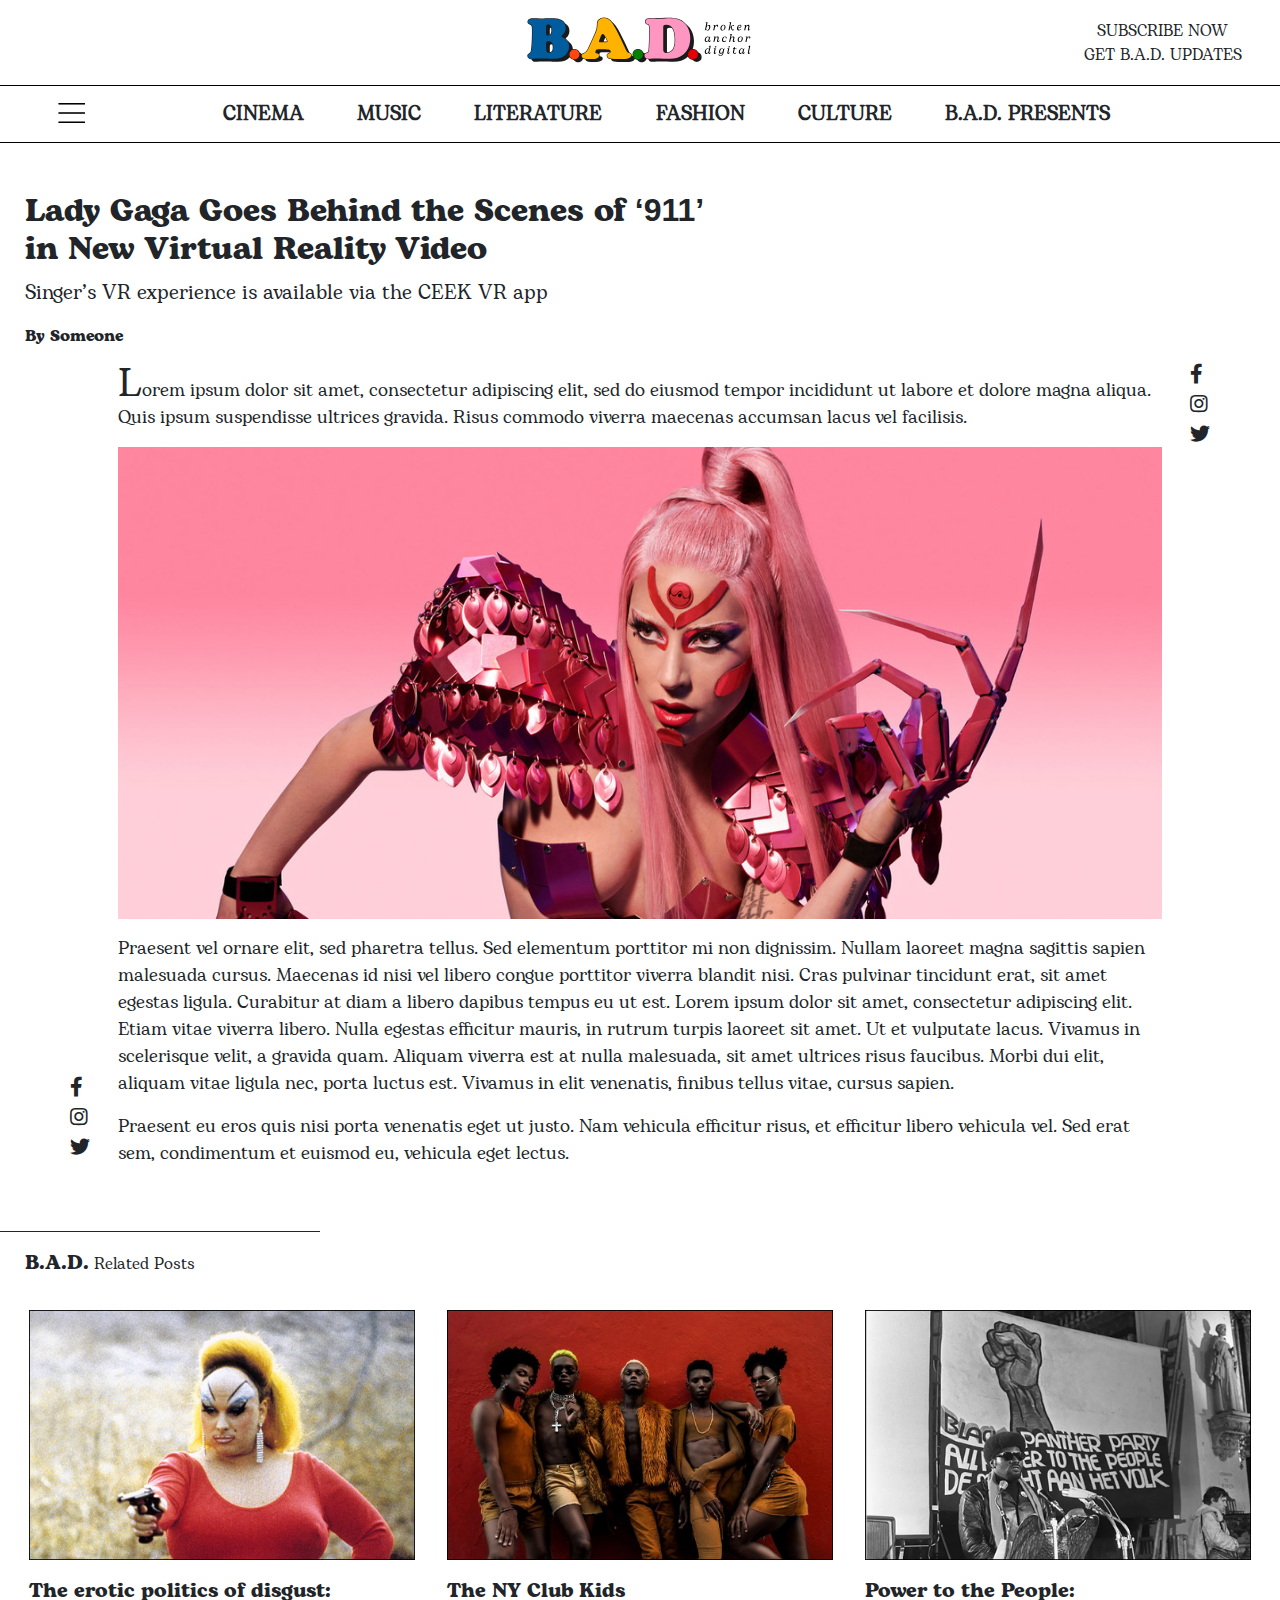
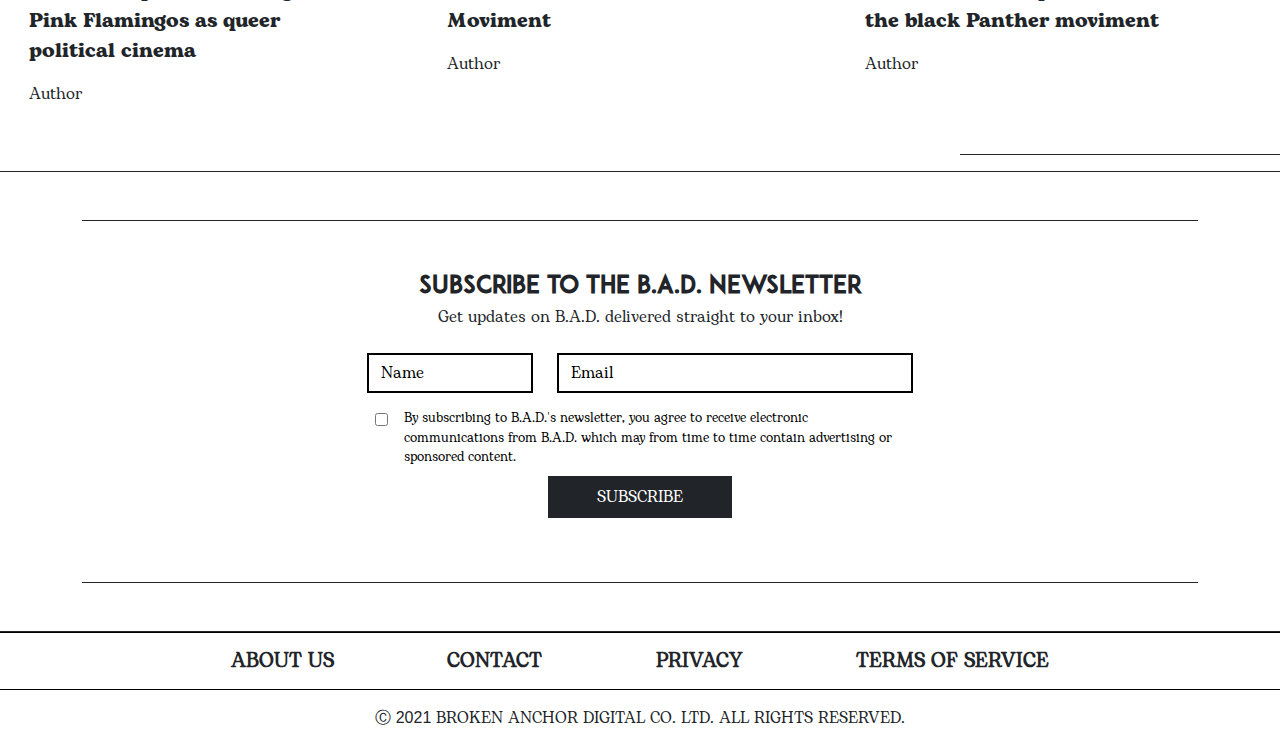
<file: news.html>
<!doctype html>
<html lang="en">
  <head>
    <!-- Required meta tags -->
    <meta charset="utf-8">
    <meta name="viewport" content="width=device-width, initial-scale=1">

    <!-- Bootstrap CSS -->
    <link href="https://cdn.jsdelivr.net/npm/bootstrap@5.1.0/dist/css/bootstrap.min.css" rel="stylesheet">

    <!-- fontawesome -->
    <link rel="stylesheet" href="https://cdnjs.cloudflare.com/ajax/libs/font-awesome/5.15.4/css/all.min.css"/>

    <!-- slick -->
    <link rel="stylesheet" href="slick/slick.css">
    <link rel="stylesheet" href="slick/slick-theme.css">

    <!-- style.css -->
    <link rel="stylesheet" href="css/style.css">

    <!-- favicon -->
    <link rel="shortcut icon" href="img/BAD Logo.png">
    <title>BAD</title>
  </head>
  <body>
    

    <!-- topBar -->
    <section class="topBar">
        <div class="container-fluid position-relative">
            <div class="row">
                <div class="col-md-10">
                    <div class="text-center">
                        <a href="">
                            <img src="img/BAD Logo.png" class="img-fluid logo" alt="">
                        </a>
                    </div>
                </div>
                <div class="col-md-2 m-auto">
                    <a href="index.html" class="text-dark text-decoration-none text-center d-block text-uppercase">
                        Subscribe now <br>
get B.A.D. updates
                    </a>
                </div>
            </div>
        </div>
    </section>
    <!-- topBar -->


    <!-- menubar -->
    <section class="menuBar py-2 border-top border-bottom">
        <div class="container-fluid">
            <ul class="menu list-unstyled m-0 p-0">
                <li class="d-inline">
                    <button class="btn">
                        <!-- <i class="fa fa-bars"></i> -->
                        <img src="img/bars.png" class="img-fluid bars" alt="">
                    </button>
                </li>
                <li class="d-inline-block text-center">
                    <a href="topics-cinema.html" class="text-dark text-decoration-none">
                        CINEMA
                    </a>
                </li>
                <li class="d-inline-block text-center">
                    <a href="topics-music.html" class="text-dark text-decoration-none">
                        MUSIC
                    </a>
                </li>
                <li class="d-inline-block text-center">
                    <a href="topics-literature.html" class="text-dark text-decoration-none">
                        LITERATURE
                    </a>
                </li>
                <li class="d-inline-block text-center">
                    <a href="topics-fashion.html" class="text-dark text-decoration-none">
                        FASHION
                    </a>
                </li>
                <li class="d-inline-block text-center">
                    <a href="topics-culture.html" class="text-dark text-decoration-none">
                        CULTURE
                    </a>
                </li>
                <li class="d-inline-block text-center">
                    <a href="presents-new.html" class="text-dark text-decoration-none">
                        B.A.D. PRESENTS 
                    </a>
                </li>
            </ul>
        </div>
    </section>
    <!-- menubar -->


      <!-- menu dropdown -->
      <div class="menubg"></div>
      <section class="menuDropDown">
        <ul class="list-unstyled m-0 p-0">
            <li>
                <a href="topics-cinema.html" class="text-dark text-decoration-none">
                    CINEMA
                </a>
            </li>
            <li>
                <a href="topics-music.html" class="text-dark text-decoration-none">
                    MUSIC
                </a>
            </li>
            <li>
                <a href="topics-literature.html" class="text-dark text-decoration-none">
                    LITERATURE
                </a>
            </li>
            <li>
                <a href="topics-fashion.html" class="text-dark text-decoration-none">
                    FASHION
                </a>
            </li>
            <li>
                <a href="topics-culture.html" class="text-dark text-decoration-none">
                    CULTURE
                </a>
            </li>
            <li>
                <a href="presents-new.html" class="text-dark text-decoration-none">
                    B.A.D. PRESENTS 
                </a>
            </li>
        </ul>
          <div class="socials">
              <ul class="list-unstyled d-flex justifyied">
                  <li class="d-inline-block">
                      <a href="" class="text-dark text-decoration-none">
                          <i class="fab fa-facebook-f"></i>
                      </a>
                  </li>
                  <li class="d-inline-block">
                      <a href="" class="text-dark text-decoration-none">
                          <i class="fab fa-twitter"></i>
                      </a>
                  </li>
                  <li class="d-inline-block">
                      <a href="" class="text-dark text-decoration-none">
                          <i class="fab fa-instagram"></i>
                      </a>
                  </li>
                  <li class="d-inline-block">
                      <a href="" class="text-dark text-decoration-none">
                          <i class="fab fa-tumblr"></i>
                      </a>
                  </li>
  
              </ul>
          </div>
      </section>
      <!-- menu dropdown -->


    <!-- news section -->
    <section class="newsSection py-5 position-relative">
        
        <div class="container-fluid">
            <!-- <p class="fs-18">
          
                <a href="" class="text-dark text-decoration-none">Home</a>> <a href="" class="text-dark text-decoration-none">News</a>> Music
            </p> -->
            <h2 class="font-weight-bold">
                Lady Gaga Goes Behind the Scenes of <span class="number fw-bold">‘911’ </span> <br>
in New Virtual Reality Video
            </h2>
            <p class="fs-20">Singer’s VR experience is available via the CEEK VR app</p>
            <p class="font-weight-bold">
                By Someone
            </p>
        </div>
        <div class="container px-5 position-relative">
            <div class="socialIcons">
                <ul class="list-unstyled m-0 p-0">
                    <li>
                        <a href="" class="text-dark">
                            <i class="fab fa-facebook-f"></i>
                        </a>
                    </li>
                    <li>
                        <a href="" class="text-dark">
                            <i class="fab fa-instagram"></i>
                        </a>
                    </li>
                    <li>
                        <a href="" class="text-dark">
                            <i class="fab fa-twitter"></i>
                        </a>
                    </li>
                </ul>
            </div>
            <div class="socialIcons1">
                <ul class="list-unstyled m-0 p-0">
                    <li>
                        <a href="" class="text-dark">
                            <i class="fab fa-facebook-f"></i>
                        </a>
                    </li>
                    <li>
                        <a href="" class="text-dark">
                            <i class="fab fa-instagram"></i>
                        </a>
                    </li>
                    <li>
                        <a href="" class="text-dark">
                            <i class="fab fa-twitter"></i>
                        </a>
                    </li>
                </ul>
            </div>
            <p class="fs-18">
                <span class="h1">L</span>orem ipsum dolor sit amet, consectetur adipiscing elit, sed do eiusmod tempor incididunt ut labore et dolore magna aliqua. Quis ipsum suspendisse ultrices gravida. Risus commodo viverra maecenas accumsan lacus vel facilisis.
            </p>
            <img src="img/news.png" class="img-fluid" alt="">
            <p class="fs-18 mt-3">
                Praesent vel ornare elit, sed pharetra tellus. Sed elementum porttitor mi non dignissim. Nullam laoreet magna sagittis sapien malesuada cursus. Maecenas id nisi vel libero congue porttitor viverra blandit nisi. Cras pulvinar tincidunt erat, sit amet egestas ligula. Curabitur at diam a libero dapibus tempus eu ut est. Lorem ipsum dolor sit amet, consectetur adipiscing elit. Etiam vitae viverra libero. Nulla egestas efficitur mauris, in rutrum turpis laoreet sit amet. Ut et vulputate lacus. Vivamus in scelerisque velit, a gravida quam. Aliquam viverra est at nulla malesuada, sit amet ultrices risus faucibus. Morbi dui elit, aliquam vitae ligula nec, porta luctus est. Vivamus in elit venenatis, finibus tellus vitae, cursus sapien.
            </p>
            <p class="fs-18">
                Praesent eu eros quis nisi porta venenatis eget ut justo. Nam vehicula efficitur risus, et efficitur libero vehicula vel. Sed erat sem, condimentum et euismod eu, vehicula eget lectus.
            </p>
        </div>
    </section>
   <!-- news section -->


   <!-- related -->
   <section class="related Section">
       <div class="line bg-dark w-25 mb-3"></div>
       <div class="container-fluid">
           <p>
               <span class="font-weight-bold fs-20">B.A.D.</span> Related Posts
           </p>
           <div class="row mt-3">
            <div class="col-md-4 p-3">
                <a href="" class="text-dark text-decoration-none">
                    <div class="card border-0">
                        <img src="img/cin4.png" class="card-img-fluid img-fluid" alt="">
                        <div class="card-body px-0">
                            <p class="fs-20 font-weight-bold">
                                The erotic politics of disgust: <br>
                                Pink Flamingos as queer <br>
                                political cinema
                            </p>
                            <p>Author</p>
                        </div>
                    </div>
                </a>
            </div>
            <div class="col-md-4 p-3">
                <a href="" class="text-dark text-decoration-none">
                    <div class="card border-0">
                        <img src="img/cin5.png" class="card-img-fluid img-fluid" alt="">
                        <div class="card-body px-0">
                            <p class="fs-20 font-weight-bold">
                                The NY Club Kids <br>
Moviment
                            </p>
                            <p>Author</p>
                        </div>
                    </div>
                </a>
            </div>
            <div class="col-md-4 p-3">
                <a href="" class="text-dark text-decoration-none">
                    <div class="card border-0">
                        <img src="img/cin6.png" class="card-img-fluid img-fluid" alt="">
                        <div class="card-body px-0">
                            <p class="fs-20 font-weight-bold">
                                Power to the People: <br>
the black Panther moviment
                            </p>
                            <p>Author</p>
                        </div>
                    </div>
                </a>
            </div>
           </div>
       </div>
       <div class="line bg-dark w-25 mb-3 ms-auto"></div>
   </section>
   <!-- related -->


     <!-- literature -->
     <div class="line bg-dark h-2"></div>

     <section id="" class="py-5">
         <div class="container">
             <div class="line bg-dark"></div>
         </div>
        <div class="container py-5">
            <div class="text-center">
                <span class="d-block font-weight-bold fs-24 text-uppercase adam">
                    Subscribe to the B.A.D. NEWSLeTTER
                </span>
                <p>
                    Get updates on B.A.D. delivered straight to your inbox!
                </p>
                <div class="row">
                    <div class="col-md-3"></div>
                    <div class="col-md-6">
                        <div class="form">
                            <div class="row">
                                <div class="col-md-4 py-2">
                                    <input type="text" class="form-control br-0" placeholder="Name" name="" id="">
                                </div>
                                <div class="col-md-8 py-2">
                                    <input type="text" class="form-control br-0" placeholder="Email" name="" id="">
                                </div>
                            </div>
                            <table class="table mb-0 text-start">
                                <tr>
                                    <td class="border-0 text-start">
                                        <input type="checkbox" name="" id="check">
                                    </td>
                                    <td class="border-0 text-start">
                                        <label for="check" class="fs-13">
                                            By subscribing to B.A.D.'s newsletter, you agree to receive electronic communications
from B.A.D. which may from time to time contain advertising or sponsored content. 
                                        </label>
                                    </td>
                                </tr>
                            </table>
                            <div class="text-center">
                                <button class="btn btn-dark br-0 px-5 py-2">Subscribe</button>
                            </div>
                        </div>
                    </div>
                    <div class="col-md-3"></div>
                </div>
            </div>
        </div>
         <div class="container mt-3">
             <div class="line bg-dark"></div>
         </div>
     </section>
     <div class="line h-2 bg-dark"></div>
     <!-- literature -->

             <!-- menubar -->
    <section class="menuBar py-2 border-top border-bottom">
        <div class="container-fluid">
            <ul class="menu list-unstyled m-0 p-0">
                
                <li class="d-inline-block text-center">
                    <a href="#cinema" class="text-dark text-decoration-none">
                        ABOUT US
                    </a>
                </li>
                <li class="d-inline-block text-center">
                    <a href="#exampleModal" data-bs-toggle="modal" class="text-dark text-decoration-none">
                        CONTACT
                    </a>
                </li>
                <li class="d-inline-block text-center">
                    <a href="#literature" class="text-dark text-decoration-none">
                        PRIVACY
                    </a>
                </li>
                <li class="d-inline-block text-center">
                    <a href="#fashion" class="text-dark text-decoration-none">
                       TERMS OF SERVICE
                    </a>
                </li>
            </ul>
        </div>
    </section>
    <!-- menubar -->


    <!-- COPYRIGHT -->
    <section class="copyright py-3">
        <p class="text-center mb-0">
            Ⓒ <span class="number">2021</span> BROKEN ANCHOR DIGITAL CO. LTD. ALL RIGHTS RESERVED.

        </p>
    </section>
    <!-- COPYRIGHT -->


     <!-- Modal -->
  <div class="modal fade" id="exampleModal" tabindex="-1" aria-labelledby="exampleModalLabel" aria-hidden="true">
    <div class="modal-dialog modal-dialog-centered modal-lg">
      <div class="modal-content">
        <div class="modal-header">
         <h5>Contact Us</h5>
          <button type="button" class="btn-close" data-bs-dismiss="modal" aria-label="Close"></button>
        </div>
        <div class="modal-body">
         <form action="">
             <div class="form-group">
                 <select name="" class="form-control" id="">
                     <option value="" selected disabled>Choose Enquiry Type</option>
                     <option value="">Enquiry</option>
                     <option value="">Enquiry</option>
                     <option value="">Enquiry</option>
                 </select>
             </div>
             <div class="form-group mt-3">
                 <input type="text" class="form-control" placeholder="Name" name="" id="">
             </div>
             <div class="form-group mt-3">
                <input type="email" class="form-control" placeholder="Email Address" name="" id="">
             </div>
            <div class="form-group mt-3">
                 <input type="text" class="form-control" placeholder="Subject" name="" id="">
             </div>
             <div class="form-group mt-3">
                <textarea name="" class="form-control" placeholder="Enter Your Message" id="" cols="30" rows="3"></textarea>
             </div>
             <div class="form-group text-end mt-3">
                <input type="submit" class="btn btn-outline-dark br-0" value="SUBMIT" name="" id="">
            </div>
         </form>
        </div>
      </div>
    </div>
  </div>
    
        <!-- jquery -->
        <script src="jquery/jquery.min.js"></script>
    <!-- bundle js -->
    <script src="https://cdn.jsdelivr.net/npm/bootstrap@5.1.0/dist/js/bootstrap.bundle.min.js"></script>

    <!-- slick -->
    <script src="slick/slick.min.js"></script>

    <!-- main js -->
    <script src="js/main.js"></script>
  </body>
</html>
</file>
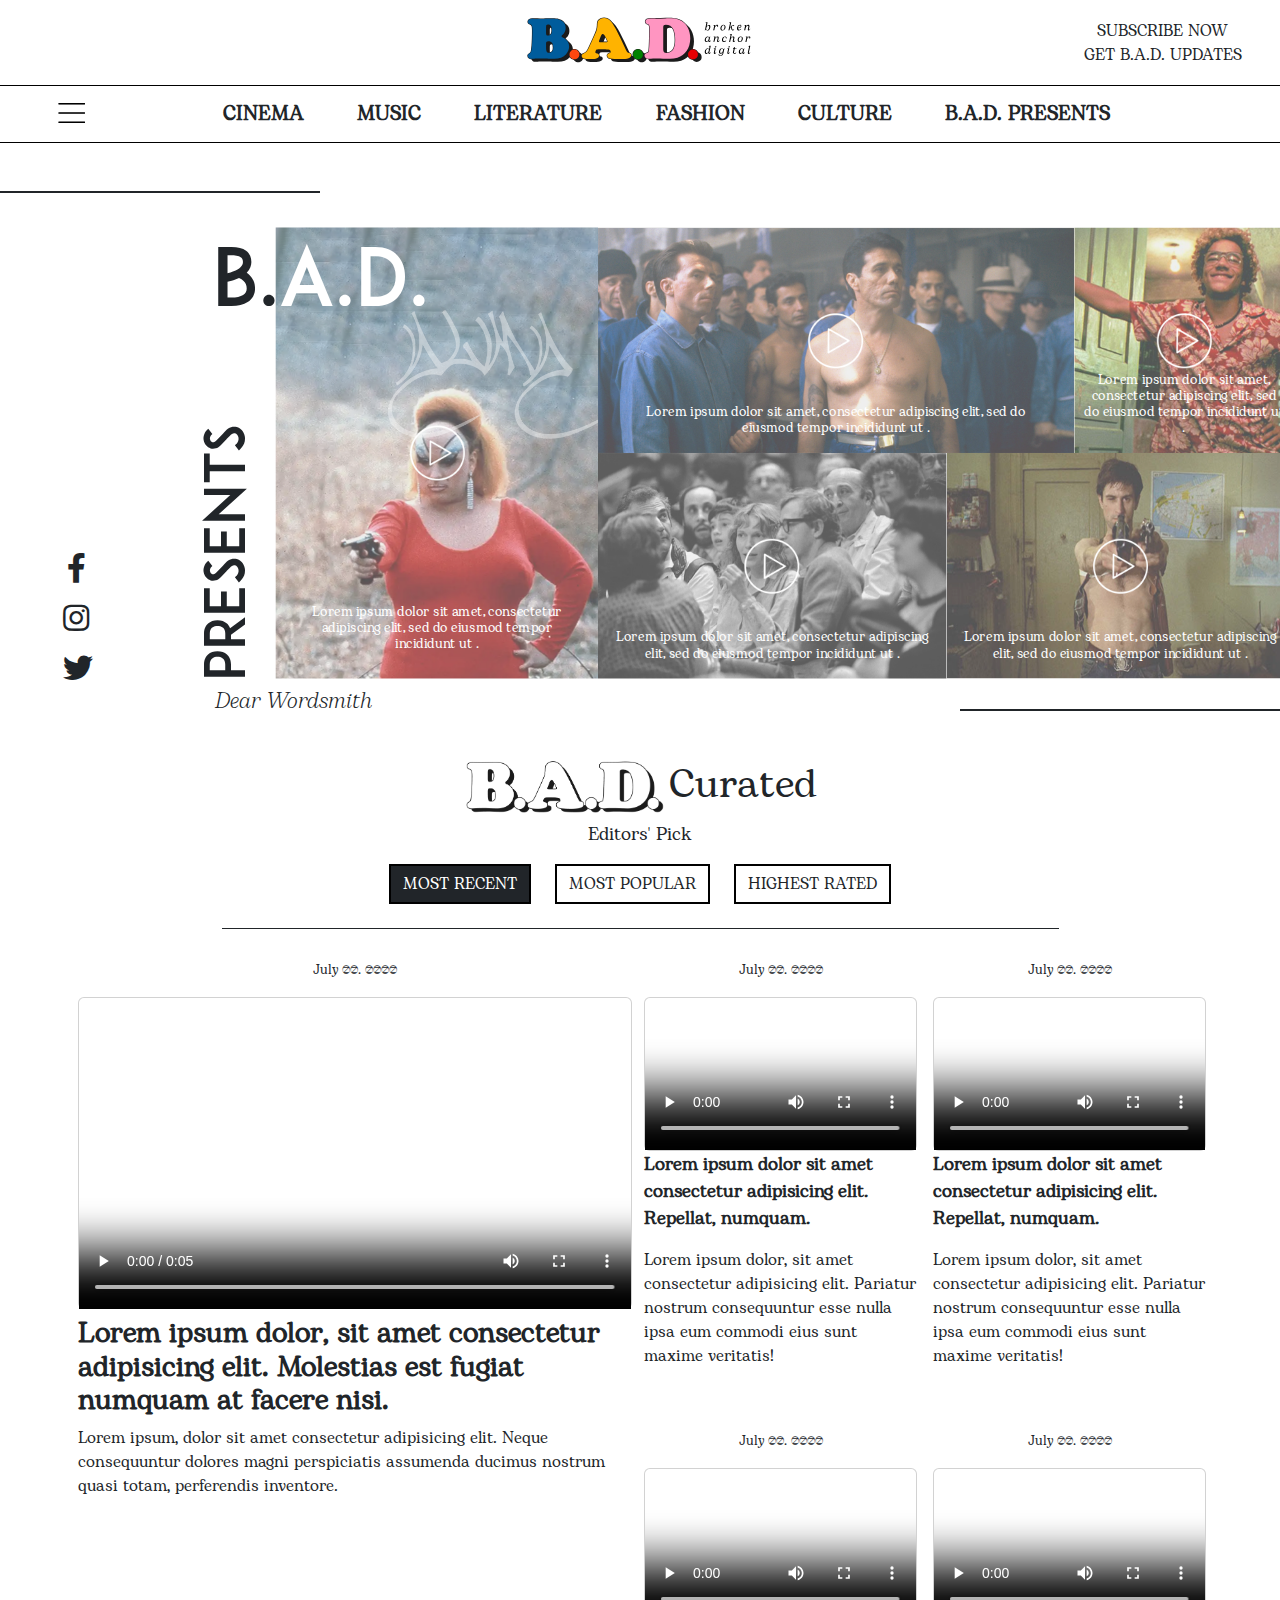
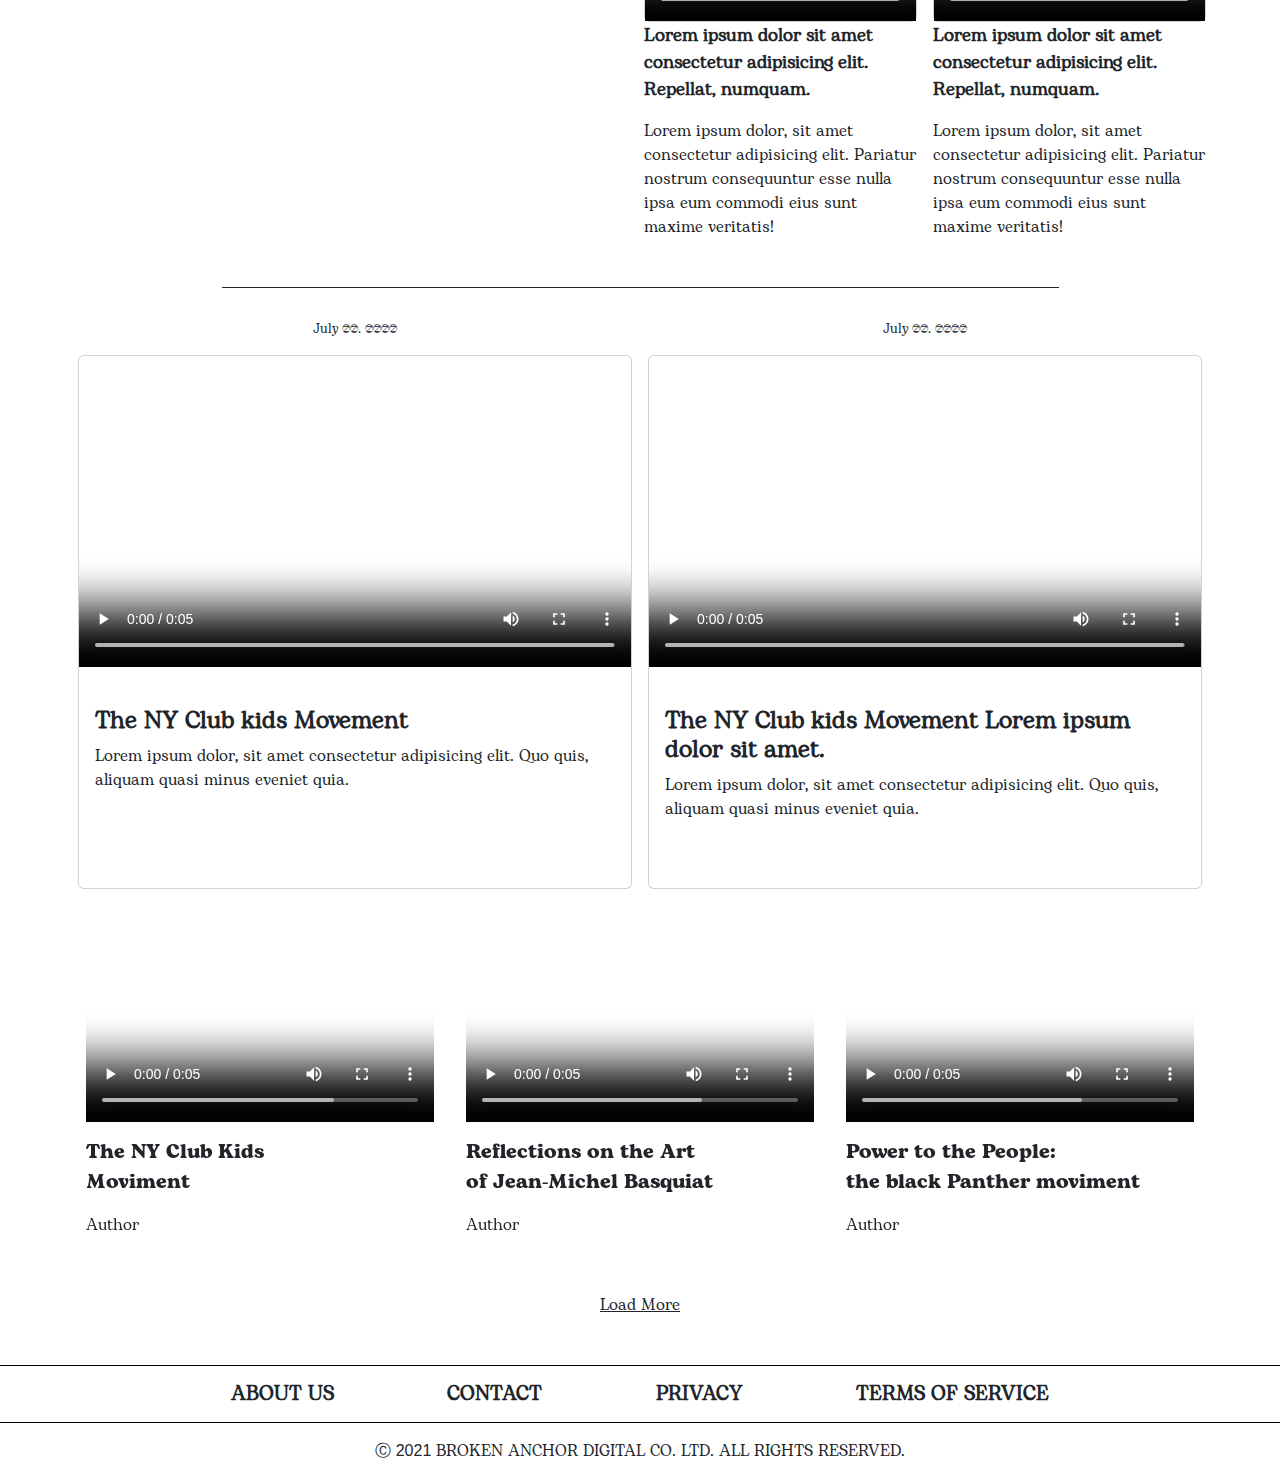
<file: presents-new.html>
<!doctype html>
<html lang="en">
  <head>
    <!-- Required meta tags -->
    <meta charset="utf-8">
    <meta name="viewport" content="width=device-width, initial-scale=1">

    <!-- Bootstrap CSS -->
    <link href="https://cdn.jsdelivr.net/npm/bootstrap@5.1.0/dist/css/bootstrap.min.css" rel="stylesheet">

    <!-- fontawesome -->
    <link rel="stylesheet" href="https://cdnjs.cloudflare.com/ajax/libs/font-awesome/5.15.4/css/all.min.css"/>

    <!-- slick -->
    <link rel="stylesheet" href="slick/slick.css">
    <link rel="stylesheet" href="slick/slick-theme.css">

    <!-- lity -->
    <link rel="stylesheet" href="lity/lity.css">

    <!-- style.css -->
    <link rel="stylesheet" href="css/style.css">

    <!-- favicon -->
    <link rel="shortcut icon" href="img/BAD Logo.png">
    <title>BAD</title>
  </head>
  <body>
    

    <!-- topBar -->
    <section class="topBar">
        <div class="container-fluid position-relative">
            <div class="row">
                <div class="col-md-10">
                    <div class="text-center">
                        <a href="index.html">
                            <img src="img/BAD Logo.png" class="img-fluid logo" alt="">
                        </a>
                    </div>
                </div>
                <div class="col-md-2 m-auto">
                    <a href="" class="text-dark text-decoration-none text-center d-block text-uppercase">
                        Subscribe now <br>
get B.A.D. updates
                    </a>
                </div>
            </div>
        </div>
    </section>
    <!-- topBar -->


    <!-- menubar -->
    <section class="menuBar py-2 border-top border-bottom">
        <div class="container-fluid">
            <ul class="menu list-unstyled m-0 p-0">
                <li class="d-inline">
                    <button class="btn">
                        <!-- <i class="fa fa-bars"></i> -->
                        <img src="img/bars.png" class="img-fluid bars" alt="">
                    </button>
                </li>
                <li class="d-inline-block text-center">
                    <a href="topics-cinema.html" class="text-dark text-decoration-none">
                        CINEMA
                    </a>
                </li>
                <li class="d-inline-block text-center">
                    <a href="topics-music.html" class="text-dark text-decoration-none">
                        MUSIC
                    </a>
                </li>
                <li class="d-inline-block text-center">
                    <a href="topics-literature.html" class="text-dark text-decoration-none">
                        LITERATURE
                    </a>
                </li>
                <li class="d-inline-block text-center">
                    <a href="topics-fashion.html" class="text-dark text-decoration-none">
                        FASHION
                    </a>
                </li>
                <li class="d-inline-block text-center">
                    <a href="topics-culture.html" class="text-dark text-decoration-none">
                        CULTURE
                    </a>
                </li>
                <li class="d-inline-block text-center">
                    <a href="presents-new.html" class="text-dark text-decoration-none">
                        B.A.D. PRESENTS 
                    </a>
                </li>
            </ul>
        </div>
    </section>
    <!-- menubar -->


    <!-- menu dropdown -->
    <div class="menubg"></div>
    <section class="menuDropDown">
        <ul class="list-unstyled m-0 p-0">
            <li>
                <a href="topics-cinema.html" class="text-dark text-decoration-none">
                    CINEMA
                </a>
            </li>
            <li>
                <a href="topics-music.html" class="text-dark text-decoration-none">
                    MUSIC
                </a>
            </li>
            <li>
                <a href="topics-literature.html" class="text-dark text-decoration-none">
                    LITERATURE
                </a>
            </li>
            <li>
                <a href="topics-fashion.html" class="text-dark text-decoration-none">
                    FASHION
                </a>
            </li>
            <li>
                <a href="topics-culture.html" class="text-dark text-decoration-none">
                    CULTURE
                </a>
            </li>
            <li>
                <a href="presents-new.html" class="text-dark text-decoration-none">
                    B.A.D. PRESENTS 
                </a>
            </li>
        </ul>
        <div class="socials">
            <ul class="list-unstyled d-flex justifyied">
                <li class="d-inline-block">
                    <a href="" class="text-dark text-decoration-none">
                        <i class="fab fa-facebook-f"></i>
                    </a>
                </li>
                <li class="d-inline-block">
                    <a href="" class="text-dark text-decoration-none">
                        <i class="fab fa-twitter"></i>
                    </a>
                </li>
                <li class="d-inline-block">
                    <a href="" class="text-dark text-decoration-none">
                        <i class="fab fa-instagram"></i>
                    </a>
                </li>
                <li class="d-inline-block">
                    <a href="" class="text-dark text-decoration-none">
                        <i class="fab fa-tumblr"></i>
                    </a>
                </li>

            </ul>
        </div>
    </section>
    <!-- menu dropdown -->

    <section class="presents position-relative pt-5 pb-3">
        <div class="line bg-dark w-25 mb-3 line2"></div>
       <div class="container-fluid position-relative">
        
        <div class="socialIcons1 mySocial">
            <ul class="list-unstyled m-0 p-0">
                <li>
                    <a href="" class="text-dark">
                        <i class="fab fa-facebook-f fbIcon"></i>
                    </a>
                </li>
                <li>
                    <a href="" class="text-dark">
                        <i class="fab fa-instagram"></i>
                    </a>
                </li>
                <li>
                    <a href="" class="text-dark">
                        <i class="fab fa-twitter"></i>
                    </a>
                </li>
            </ul>
        </div>
        <div class="container">
            <div class="row my-3">
                <div class="col-md-2 position-relative">
                    <h2 class="font-weight-bold badTitlR adam">B.<span class="text-white adam">A.D.</span></h2>
                    <h2 class="font-weight-bold presents adam">Presents</h2>
                   
                </div>
                <div class="col-md-10 position-relative">
                    <table class="table weideTable">
                        <tr>
                            <td rowspan="3" class="border-0 p-0">
                                <div class="card border-0 h-200  position-relative">
                                    <img src="img/Logo Tipografia - Branco.png" class="position-absolute img-fluid logoSample" alt="">
                                    <img src="img/card1.png" class="img-fluid" alt="">
                                    <div class="card-body">
                                        <a href="https://www.youtube.com/watch?v=bM_BqkBTaGM&list=RDQwrJKsV3tOQ&index=26" data-lity="">
                                        <img src="img/play.png" class="img-fluid play" alt=""></a>
                                        <p class="fs-12 text-white mt-5 p-4 text-center">
                                            Lorem ipsum dolor sit amet, consectetur adipiscing elit, sed do eiusmod tempor incididunt ut .
                                        </p>
                                    </div>
                                </div>
                            </td>
                            <td colspan="3" class="border-0 p-0">
                                <div class="card h-100 position-relative">
                                    <img src="img/card2.png" class="img-fluid" alt="">
                                    <div class="card-body">
                                        <a href="https://www.youtube.com/watch?v=bM_BqkBTaGM&list=RDQwrJKsV3tOQ&index=26" data-lity="">
                                        <img src="img/play.png" class="img-fluid play" alt=""></a>
                                        <p class="fs-12 text-white mt-5 px-4 text-center">
                                            Lorem ipsum dolor sit amet, consectetur adipiscing elit, sed do eiusmod tempor incididunt ut .
                                        </p>
                                    </div>
                                </div>
                            </td>
                            <td colspan="1" class="border-0 p-0">
                                <div class="card h-100 position-relative">
                                    <img src="img/card3.png" class="img-fluid card-img-top" alt="">
                                    <div class="card-body">
                                        <a href="https://www.youtube.com/watch?v=bM_BqkBTaGM&list=RDQwrJKsV3tOQ&index=26" data-lity="">
                                        <img src="img/play.png" class="img-fluid play" alt=""></a>
                                        <p class="fs-12 text-white mt-5 px-2 text-center">
                                            Lorem ipsum dolor sit amet, consectetur adipiscing elit, sed do eiusmod tempor incididunt ut .
                                        </p>
                                    </div>
                                </div>
                            </td>
                            
                        </tr>
                        <tr>
                            <td colspan="4" class="border-0 p-0 w-500">
                                <div class="card h-100 w-50 float-left position-relative">
                                    <img src="img/card4.png" class="img-fluid card-img-top" alt="">
                                    <div class="card-body">
                                        <a href="https://www.youtube.com/watch?v=bM_BqkBTaGM&list=RDQwrJKsV3tOQ&index=26" data-lity="">
                                        <img src="img/play.png" class="img-fluid play" alt=""></a>
                                        <p class="fs-12 text-white mt-5 px-2 text-center">
                                            Lorem ipsum dolor sit amet, consectetur adipiscing elit, sed do eiusmod tempor incididunt ut .
                                        </p>
                                    </div>
                                </div>
                                <div class="card h-100 w-50 float-left position-relative">
                                    <img src="img/card-5.png" class="img-fluid card-img-top last" alt="">
                                    <div class="card-body">
                                        <a href="https://www.youtube.com/watch?v=bM_BqkBTaGM&list=RDQwrJKsV3tOQ&index=26" data-lity="">
                                        <img src="img/play.png" class="img-fluid play" alt=""></a>
                                        <p class="fs-12 text-white mt-5 px-2 text-center">
                                            Lorem ipsum dolor sit amet, consectetur adipiscing elit, sed do eiusmod tempor incididunt ut .
                                        </p>
                                    </div>
                                </div>
                            </td>
                            
                        </tr>
                    </table>
                    <h2 class="light italic dear">Dear Wordsmith</h2>
                </div>
            </div>

        </div>
        
       </div>
       <div class="line bg-dark w-25 mb-3 ms-auto line2"></div>
    </section>
 

    <!-- curated section -->
    <section class="curated pb-5">
        <div class="container">
            <div class="text-center mb-2">
                <img src="img/B.A.D. WHITE.png" class="img-fluid va-middle whitebad" alt="">
                <h3 class="d-inline-block va-middle centered mb-0 curated">Curated</h3>
            </div>
            <div class="text-center">
                <p class="text-dark fs-18 fw-normal">Editors' Pick</p>
            </div>
            <ul class="nav nav-tabs" id="myTab" role="tablist">
                <li class="nav-item" role="presentation">
                  <button class="btn btn-outline-dark br-0 active text-uppercase" id="home-tab" data-bs-toggle="tab" data-bs-target="#home" type="button" role="tab" aria-controls="home" aria-selected="true">Most Recent</button>
                </li>
                <li class="nav-item" role="presentation">
                  <button class="btn btn-outline-dark br-0 mx-4 text-uppercase " id="profile-tab" data-bs-toggle="tab" data-bs-target="#profile" type="button" role="tab" aria-controls="profile" aria-selected="false">Most Popular</button>
                </li>
                <li class="nav-item" role="presentation">
                  <button class="btn btn-outline-dark br-0 text-uppercase " id="contact-tab" data-bs-toggle="tab" data-bs-target="#contact" type="button" role="tab" aria-controls="contact" aria-selected="false">Highest Rated</button>
                </li>
              </ul>

              <div class="line bg-dark w-75 m-auto my-4"></div>
              <div class="tab-content" id="myTabContent">
                <div class="tab-pane fade show active" id="home" role="tabpanel" aria-labelledby="home-tab">

                    <div class="row">
                        <div class="col-md-6 p-2">
                            <div class="text-center">
                                <p class="fs-13">July 14. 2021</p>
                            </div>
                            <div class="card">
                                <!-- <img src="img/pick.png" class="img-fluid card-img-top" alt=""> -->
                               <video controls>
                                   <source src="videos/Dummy Video For YouTube API Test_HD.mp4">
                               </video>
                                
                            </div>
                            <h3 class="fw-bold mt-2">
                                Lorem ipsum dolor, sit amet consectetur adipisicing elit. Molestias est fugiat numquam at facere nisi.
                            </h3>
                            <p>
                                Lorem ipsum, dolor sit amet consectetur adipisicing elit. Neque consequuntur dolores magni perspiciatis assumenda ducimus nostrum quasi totam, perferendis inventore.
                            </p>
                        </div>
                        <div class="col-md-6 p-2">
                            <div class="row">
                                <div class="col-md-6 px-2">
                                    <div class="text-center">
                                        <p class="fs-13">July 14. 2021</p>
                                    </div>
                                    <div class="card">
                                        <!-- <img src="img/card-5.png" class="img-fluid card-img-top" alt=""> -->
                                        <video controls>
                                            <source src="videos/Dummy Video For YouTube API Test_HD.mp4">
                                        </video>
                                    </div>
                                    <p class="fw-bold fs-18 w-100">
                                        Lorem ipsum dolor sit amet consectetur adipisicing elit. Repellat, numquam.
                                    </p>
                                    <p class="">
                                        Lorem ipsum dolor, sit amet consectetur adipisicing elit. Pariatur nostrum consequuntur esse nulla ipsa eum commodi eius sunt maxime veritatis!
                                    </p>
                                </div>
                                <div class="col-md-6 px-2">
                                    <div class="text-center">
                                        <p class="fs-13">July 14. 2021</p>
                                    </div>
                                    <div class="card">
                                        <!-- <img src="img/card-5.png" class="img-fluid card-img-top" alt=""> -->
                                        <video controls>
                                            <source src="videos/Dummy Video For YouTube API Test_HD.mp4">
                                        </video>
                                    </div>
                                    <p class="fw-bold fs-18 w-100">
                                        Lorem ipsum dolor sit amet consectetur adipisicing elit. Repellat, numquam.
                                    </p>
                                    <p class="">
                                        Lorem ipsum dolor, sit amet consectetur adipisicing elit. Pariatur nostrum consequuntur esse nulla ipsa eum commodi eius sunt maxime veritatis!
                                    </p>
                                </div>
                                <div class="col-md-6 px-2 mt-5">
                                    <div class="text-center">
                                        <p class="fs-13">July 14. 2021</p>
                                    </div>
                                    <div class="card">
                                        <!-- <img src="img/card-5.png" class="img-fluid card-img-top" alt=""> -->
                                        <video controls>
                                            <source src="videos/Dummy Video For YouTube API Test_HD.mp4">
                                        </video>
                                    </div>
                                    <p class="fw-bold fs-18 w-100">
                                        Lorem ipsum dolor sit amet consectetur adipisicing elit. Repellat, numquam.
                                    </p>
                                    <p class="">
                                        Lorem ipsum dolor, sit amet consectetur adipisicing elit. Pariatur nostrum consequuntur esse nulla ipsa eum commodi eius sunt maxime veritatis!
                                    </p>
                                </div>
                                <div class="col-md-6 px-2 mt-5">
                                    <div class="text-center">
                                        <p class="fs-13">July 14. 2021</p>
                                    </div>
                                    <div class="card">
                                        <!-- <img src="img/card-5.png" class="img-fluid card-img-top" alt=""> -->
                                        <video controls>
                                            <source src="videos/Dummy Video For YouTube API Test_HD.mp4">
                                        </video>
                                    </div>
                                    <p class="fw-bold fs-18 w-100">
                                        Lorem ipsum dolor sit amet consectetur adipisicing elit. Repellat, numquam.
                                    </p>
                                    <p class="">
                                        Lorem ipsum dolor, sit amet consectetur adipisicing elit. Pariatur nostrum consequuntur esse nulla ipsa eum commodi eius sunt maxime veritatis!
                                    </p>
                                </div>
                            </div>
                        </div>
                    </div>

                    <div class="line w-75 mx-auto bg-dark my-4"></div>

                    <div class="row">
                        <div class="col-md-6 p-2">
                            <div class="text-center">
                                <p class="fs-13">July 14. 2021</p>
                            </div>
                            <div class="card h-100">
                                <!-- <img src="img/cin1.png" class="img-fluid card-img-top" alt=""> -->
                                <video controls>
                                    <source src="videos/Dummy Video For YouTube API Test_HD.mp4">
                                </video>
                                <div class="card-body">
                                    <h4 class="fw-bold mt-4">
                                        The NY Club kids Movement
                                    </h4>
                                    <p>Lorem ipsum dolor, sit amet consectetur adipisicing elit. Quo quis, aliquam quasi minus eveniet quia.</p>
                                </div>
                            </div>
                            
                        </div>
                        <div class="col-md-6 p-2">
                            <div class="text-center">
                                <p class="fs-13">July 14. 2021</p>
                            </div>
                            <div class="card h-100">
                                <!-- <img src="img/cin2.png" class="img-fluid card-img-top" alt=""> -->
                                <video controls>
                                    <source src="videos/Dummy Video For YouTube API Test_HD.mp4">
                                </video>
                                <div class="card-body">
                                    <h4 class="fw-bold mt-4">
                                        The NY Club kids Movement Lorem ipsum dolor sit amet.
                                    </h4>
                                    <p>Lorem ipsum dolor, sit amet consectetur adipisicing elit. Quo quis, aliquam quasi minus eveniet quia.</p>
                                </div>
                            </div>
                            
                        </div>
                    </div>
                    <div class="row mt-5">
                        <div class="col-lg-4 col-md-6 p-3">
                            <a href="interview.html" class="text-dark text-decoration-none">
                                <div class="card border-0">
                                    <!-- <img src="img/cin1.png" class="card-img-fluid img-fluid" alt=""> -->
                                    <video controls>
                                        <source src="videos/Dummy Video For YouTube API Test_HD.mp4">
                                    </video>
                                    <div class="card-body px-0">
                                        <p class="fs-20 font-weight-bold">
                                            The NY Club Kids <br>
            Moviment
                                        </p>
                                        <p>Author</p>
                                    </div>
                                </div>
                            </a>
                        </div>
                        <div class="col-lg-4 col-md-6 p-3">
                            <a href="interview.html" class="text-dark text-decoration-none">
                                <div class="card border-0">
                                    <!-- <img src="img/cin2.png" class="card-img-fluid img-fluid" alt=""> -->
                                    <video controls>
                                        <source src="videos/Dummy Video For YouTube API Test_HD.mp4">
                                    </video>
                                    <div class="card-body px-0">
                                        <p class="fs-20 font-weight-bold">
                                            Reflections on the Art <br>
                                            of Jean-Michel Basquiat
                                            
                                            
                                        </p>
                                        <p>Author</p>
                                    </div>
                                </div>
                            </a>
                        </div>
                        <div class="col-lg-4 col-md-6 p-3">
                            <a href="interview.html" class="text-dark text-decoration-none">
                                <div class="card border-0">
                                    <!-- <img src="img/cin3.png" class="card-img-fluid img-fluid" alt=""> -->
                                    <video controls>
                                        <source src="videos/Dummy Video For YouTube API Test_HD.mp4">
                                    </video>
                                    <div class="card-body px-0">
                                        <p class="fs-20 font-weight-bold">
                                            Power to the People: <br>
                                            the black Panther moviment
                                        </p>
                                        <p>Author</p>
                                    </div>
                                </div>
                            </a>
                        </div>
                    </div>
                    <div class="row MoreArticles">
                        <div class="col-lg-4 col-md-6 p-3">
                            <a href="interview.html" class="text-dark text-decoration-none">
                                <div class="card border-0">
                                    <!-- <img src="img/cin1.png" class="card-img-fluid img-fluid" alt=""> -->
                                   <video controls>
                                   <source src="videos/Dummy Video For YouTube API Test_HD.mp4">
                               </video>
                                    <div class="card-body px-0">
                                        <p class="fs-20 font-weight-bold">
                                            The NY Club Kids <br>
            Moviment
                                        </p>
                                        <p>Author</p>
                                    </div>
                                </div>
                            </a>
                        </div>
                        <div class="col-lg-4 col-md-6 p-3">
                            <a href="interview.html" class="text-dark text-decoration-none">
                                <div class="card border-0">
                                    <!-- <img src="img/cin2.png" class="card-img-fluid img-fluid" alt=""> -->
                                    <video controls>
                                        <source src="videos/Dummy Video For YouTube API Test_HD.mp4">
                                    </video>
                                    <div class="card-body px-0">
                                        <p class="fs-20 font-weight-bold">
                                            Reflections on the Art <br>
                                            of Jean-Michel Basquiat
                                            
                                            
                                        </p>
                                        <p>Author</p>
                                    </div>
                                </div>
                            </a>
                        </div>
                        <div class="col-lg-4 col-md-6 p-3">
                            <a href="interview.html" class="text-dark text-decoration-none">
                                <div class="card border-0">
                                    <!-- <img src="img/cin3.png" class="card-img-fluid img-fluid" alt=""> -->
                                    <video controls>
                                        <source src="videos/Dummy Video For YouTube API Test_HD.mp4">
                                    </video>
                                    <div class="card-body px-0">
                                        <p class="fs-20 font-weight-bold">
                                            Power to the People: <br>
                                            the black Panther moviment
                                        </p>
                                        <p>Author</p>
                                    </div>
                                </div>
                            </a>
                        </div>
                        <div class="col-lg-4 col-md-6 p-3">
                            <a href="interview.html" class="text-dark text-decoration-none">
                                <div class="card border-0">
                                    <!-- <img src="img/cin1.png" class="card-img-fluid img-fluid" alt=""> -->
                                    <video controls>
                                        <source src="videos/Dummy Video For YouTube API Test_HD.mp4">
                                    </video>
                                    <div class="card-body px-0">
                                        <p class="fs-20 font-weight-bold">
                                            The NY Club Kids <br>
            Moviment
                                        </p>
                                        <p>Author</p>
                                    </div>
                                </div>
                            </a>
                        </div>
                        <div class="col-lg-4 col-md-6 p-3">
                            <a href="interview.html" class="text-dark text-decoration-none">
                                <div class="card border-0">
                                    <!-- <img src="img/cin2.png" class="card-img-fluid img-fluid" alt=""> -->
                                    <video controls>
                                        <source src="videos/Dummy Video For YouTube API Test_HD.mp4">
                                    </video>
                                    <div class="card-body px-0">
                                        <p class="fs-20 font-weight-bold">
                                            Reflections on the Art <br>
                                            of Jean-Michel Basquiat
                                            
                                            
                                        </p>
                                        <p>Author</p>
                                    </div>
                                </div>
                            </a>
                        </div>
                        <div class="col-lg-4 col-md-6 p-3">
                            <a href="interview.html" class="text-dark text-decoration-none">
                                <div class="card border-0">
                                    <!-- <img src="img/cin3.png" class="card-img-fluid img-fluid" alt=""> -->
                                    <video controls>
                                        <source src="videos/Dummy Video For YouTube API Test_HD.mp4">
                                    </video>
                                    <div class="card-body px-0">
                                        <p class="fs-20 font-weight-bold">
                                            Power to the People: <br>
                                            the black Panther moviment
                                        </p>
                                        <p>Author</p>
                                    </div>
                                </div>
                            </a>
                        </div>
                        <div class="col-lg-4 col-md-6 p-3">
                            <a href="interview.html" class="text-dark text-decoration-none">
                                <div class="card border-0">
                                    <!-- <img src="img/cin1.png" class="card-img-fluid img-fluid" alt=""> -->
                                    <video controls>
                                        <source src="videos/Dummy Video For YouTube API Test_HD.mp4">
                                    </video>
                                    <div class="card-body px-0">
                                        <p class="fs-20 font-weight-bold">
                                            The NY Club Kids <br>
            Moviment
                                        </p>
                                        <p>Author</p>
                                    </div>
                                </div>
                            </a>
                        </div>
                        <div class="col-lg-4 col-md-6 p-3">
                            <a href="interview.html" class="text-dark text-decoration-none">
                                <div class="card border-0">
                                    <!-- <img src="img/cin2.png" class="card-img-fluid img-fluid" alt=""> -->
                                    <video controls>
                                        <source src="videos/Dummy Video For YouTube API Test_HD.mp4">
                                    </video>
                                    <div class="card-body px-0">
                                        <p class="fs-20 font-weight-bold">
                                            Reflections on the Art <br>
                                            of Jean-Michel Basquiat
                                            
                                            
                                        </p>
                                        <p>Author</p>
                                    </div>
                                </div>
                            </a>
                        </div>
                        <div class="col-lg-4 col-md-6 p-3">
                            <a href="interview.html" class="text-dark text-decoration-none">
                                <div class="card border-0">
                                    <!-- <img src="img/cin3.png" class="card-img-fluid img-fluid" alt=""> -->
                                    <video controls>
                                        <source src="videos/Dummy Video For YouTube API Test_HD.mp4">
                                    </video>
                                    <div class="card-body px-0">
                                        <p class="fs-20 font-weight-bold">
                                            Power to the People: <br>
                                            the black Panther moviment
                                        </p>
                                        <p>Author</p>
                                    </div>
                                </div>
                            </a>
                        </div>
                        <div class="col-lg-4 col-md-6 p-3">
                            <a href="interview.html" class="text-dark text-decoration-none">
                                <div class="card border-0">
                                    <!-- <img src="img/cin1.png" class="card-img-fluid img-fluid" alt=""> -->
                                    <video controls>
                                        <source src="videos/Dummy Video For YouTube API Test_HD.mp4">
                                    </video>
                                    <div class="card-body px-0">
                                        <p class="fs-20 font-weight-bold">
                                            The NY Club Kids <br>
            Moviment
                                        </p>
                                        <p>Author</p>
                                    </div>
                                </div>
                            </a>
                        </div>
                        <div class="col-lg-4 col-md-6 p-3">
                            <a href="interview.html" class="text-dark text-decoration-none">
                                <div class="card border-0">
                                    <!-- <img src="img/cin2.png" class="card-img-fluid img-fluid" alt=""> -->
                                   <video controls>
                                   <source src="videos/Dummy Video For YouTube API Test_HD.mp4">
                               </video>
                                    <div class="card-body px-0">
                                        <p class="fs-20 font-weight-bold">
                                            Reflections on the Art <br>
                                            of Jean-Michel Basquiat
                                            
                                            
                                        </p>
                                        <p>Author</p>
                                    </div>
                                </div>
                            </a>
                        </div>
                        <div class="col-lg-4 col-md-6 p-3">
                            <a href="interview.html" class="text-dark text-decoration-none">
                                <div class="card border-0">
                                    <!-- <img src="img/cin3.png" class="card-img-fluid img-fluid" alt=""> -->
                                   <video controls>
                                   <source src="videos/Dummy Video For YouTube API Test_HD.mp4">
                               </video>
                                    <div class="card-body px-0">
                                        <p class="fs-20 font-weight-bold">
                                            Power to the People: <br>
                                            the black Panther moviment
                                        </p>
                                        <p>Author</p>
                                    </div>
                                </div>
                            </a>
                        </div>
                        <div class="col-lg-4 col-md-6 p-3">
                            <a href="interview.html" class="text-dark text-decoration-none">
                                <div class="card border-0">
                                    <!-- <img src="img/cin1.png" class="card-img-fluid img-fluid" alt=""> -->
                                   <video controls>
                                   <source src="videos/Dummy Video For YouTube API Test_HD.mp4">
                               </video>
                                    <div class="card-body px-0">
                                        <p class="fs-20 font-weight-bold">
                                            The NY Club Kids <br>
            Moviment
                                        </p>
                                        <p>Author</p>
                                    </div>
                                </div>
                            </a>
                        </div>
                        <div class="col-lg-4 col-md-6 p-3">
                            <a href="interview.html" class="text-dark text-decoration-none">
                                <div class="card border-0">
                                    <!-- <img src="img/cin2.png" class="card-img-fluid img-fluid" alt=""> -->
                                   <video controls>
                                   <source src="videos/Dummy Video For YouTube API Test_HD.mp4">
                               </video>
                                    <div class="card-body px-0">
                                        <p class="fs-20 font-weight-bold">
                                            Reflections on the Art <br>
                                            of Jean-Michel Basquiat
                                            
                                            
                                        </p>
                                        <p>Author</p>
                                    </div>
                                </div>
                            </a>
                        </div>
                        <div class="col-lg-4 col-md-6 p-3">
                            <a href="interview.html" class="text-dark text-decoration-none">
                                <div class="card border-0">
                                    <!-- <img src="img/cin3.png" class="card-img-fluid img-fluid" alt=""> -->
                                   <video controls>
                                   <source src="videos/Dummy Video For YouTube API Test_HD.mp4">
                               </video>
                                    <div class="card-body px-0">
                                        <p class="fs-20 font-weight-bold">
                                            Power to the People: <br>
                                            the black Panther moviment
                                        </p>
                                        <p>Author</p>
                                    </div>
                                </div>
                            </a>
                        </div>
                    </div>
                    <div class="row MoreArticles">
                        <div class="col-lg-4 col-md-6 p-3">
                            <a href="interview.html" class="text-dark text-decoration-none">
                                <div class="card border-0">
                                    <!-- <img src="img/cin1.png" class="card-img-fluid img-fluid" alt=""> -->
                                   <video controls>
                                   <source src="videos/Dummy Video For YouTube API Test_HD.mp4">
                               </video>
                                    <div class="card-body px-0">
                                        <p class="fs-20 font-weight-bold">
                                            The NY Club Kids <br>
            Moviment
                                        </p>
                                        <p>Author</p>
                                    </div>
                                </div>
                            </a>
                        </div>
                        <div class="col-lg-4 col-md-6 p-3">
                            <a href="interview.html" class="text-dark text-decoration-none">
                                <div class="card border-0">
                                    <!-- <img src="img/cin2.png" class="card-img-fluid img-fluid" alt=""> -->
                                   <video controls>
                                   <source src="videos/Dummy Video For YouTube API Test_HD.mp4">
                               </video>
                                    <div class="card-body px-0">
                                        <p class="fs-20 font-weight-bold">
                                            Reflections on the Art <br>
                                            of Jean-Michel Basquiat
                                            
                                            
                                        </p>
                                        <p>Author</p>
                                    </div>
                                </div>
                            </a>
                        </div>
                        <div class="col-lg-4 col-md-6 p-3">
                            <a href="interview.html" class="text-dark text-decoration-none">
                                <div class="card border-0">
                                    <!-- <img src="img/cin3.png" class="card-img-fluid img-fluid" alt=""> -->
                                   <video controls>
                                   <source src="videos/Dummy Video For YouTube API Test_HD.mp4">
                               </video>
                                    <div class="card-body px-0">
                                        <p class="fs-20 font-weight-bold">
                                            Power to the People: <br>
                                            the black Panther moviment
                                        </p>
                                        <p>Author</p>
                                    </div>
                                </div>
                            </a>
                        </div>
                        <div class="col-lg-4 col-md-6 p-3">
                            <a href="interview.html" class="text-dark text-decoration-none">
                                <div class="card border-0">
                                    <!-- <img src="img/cin1.png" class="card-img-fluid img-fluid" alt=""> -->
                                   <video controls>
                                   <source src="videos/Dummy Video For YouTube API Test_HD.mp4">
                               </video>
                                    <div class="card-body px-0">
                                        <p class="fs-20 font-weight-bold">
                                            The NY Club Kids <br>
            Moviment
                                        </p>
                                        <p>Author</p>
                                    </div>
                                </div>
                            </a>
                        </div>
                        <div class="col-lg-4 col-md-6 p-3">
                            <a href="interview.html" class="text-dark text-decoration-none">
                                <div class="card border-0">
                                    <!-- <img src="img/cin2.png" class="card-img-fluid img-fluid" alt=""> -->
                                   <video controls>
                                   <source src="videos/Dummy Video For YouTube API Test_HD.mp4">
                               </video>
                                    <div class="card-body px-0">
                                        <p class="fs-20 font-weight-bold">
                                            Reflections on the Art <br>
                                            of Jean-Michel Basquiat
                                            
                                            
                                        </p>
                                        <p>Author</p>
                                    </div>
                                </div>
                            </a>
                        </div>
                        <div class="col-lg-4 col-md-6 p-3">
                            <a href="interview.html" class="text-dark text-decoration-none">
                                <div class="card border-0">
                                    <!-- <img src="img/cin3.png" class="card-img-fluid img-fluid" alt=""> -->
                                   <video controls>
                                   <source src="videos/Dummy Video For YouTube API Test_HD.mp4">
                               </video>
                                    <div class="card-body px-0">
                                        <p class="fs-20 font-weight-bold">
                                            Power to the People: <br>
                                            the black Panther moviment
                                        </p>
                                        <p>Author</p>
                                    </div>
                                </div>
                            </a>
                        </div>
                        <div class="col-lg-4 col-md-6 p-3">
                            <a href="interview.html" class="text-dark text-decoration-none">
                                <div class="card border-0">
                                    <!-- <img src="img/cin1.png" class="card-img-fluid img-fluid" alt=""> -->
                                   <video controls>
                                   <source src="videos/Dummy Video For YouTube API Test_HD.mp4">
                               </video>
                                    <div class="card-body px-0">
                                        <p class="fs-20 font-weight-bold">
                                            The NY Club Kids <br>
            Moviment
                                        </p>
                                        <p>Author</p>
                                    </div>
                                </div>
                            </a>
                        </div>
                        <div class="col-lg-4 col-md-6 p-3">
                            <a href="interview.html" class="text-dark text-decoration-none">
                                <div class="card border-0">
                                    <!-- <img src="img/cin2.png" class="card-img-fluid img-fluid" alt=""> -->
                                   <video controls>
                                   <source src="videos/Dummy Video For YouTube API Test_HD.mp4">
                               </video>
                                    <div class="card-body px-0">
                                        <p class="fs-20 font-weight-bold">
                                            Reflections on the Art <br>
                                            of Jean-Michel Basquiat
                                            
                                            
                                        </p>
                                        <p>Author</p>
                                    </div>
                                </div>
                            </a>
                        </div>
                        <div class="col-lg-4 col-md-6 p-3">
                            <a href="interview.html" class="text-dark text-decoration-none">
                                <div class="card border-0">
                                    <!-- <img src="img/cin3.png" class="card-img-fluid img-fluid" alt=""> -->
                                   <video controls>
                                   <source src="videos/Dummy Video For YouTube API Test_HD.mp4">
                               </video>
                                    <div class="card-body px-0">
                                        <p class="fs-20 font-weight-bold">
                                            Power to the People: <br>
                                            the black Panther moviment
                                        </p>
                                        <p>Author</p>
                                    </div>
                                </div>
                            </a>
                        </div>
                        <div class="col-lg-4 col-md-6 p-3">
                            <a href="interview.html" class="text-dark text-decoration-none">
                                <div class="card border-0">
                                    <!-- <img src="img/cin1.png" class="card-img-fluid img-fluid" alt=""> -->
                                   <video controls>
                                   <source src="videos/Dummy Video For YouTube API Test_HD.mp4">
                               </video>
                                    <div class="card-body px-0">
                                        <p class="fs-20 font-weight-bold">
                                            The NY Club Kids <br>
            Moviment
                                        </p>
                                        <p>Author</p>
                                    </div>
                                </div>
                            </a>
                        </div>
                        <div class="col-lg-4 col-md-6 p-3">
                            <a href="interview.html" class="text-dark text-decoration-none">
                                <div class="card border-0">
                                    <!-- <img src="img/cin2.png" class="card-img-fluid img-fluid" alt=""> -->
                                   <video controls>
                                   <source src="videos/Dummy Video For YouTube API Test_HD.mp4">
                               </video>
                                    <div class="card-body px-0">
                                        <p class="fs-20 font-weight-bold">
                                            Reflections on the Art <br>
                                            of Jean-Michel Basquiat
                                            
                                            
                                        </p>
                                        <p>Author</p>
                                    </div>
                                </div>
                            </a>
                        </div>
                        <div class="col-lg-4 col-md-6 p-3">
                            <a href="interview.html" class="text-dark text-decoration-none">
                                <div class="card border-0">
                                    <!-- <img src="img/cin3.png" class="card-img-fluid img-fluid" alt=""> -->
                                   <video controls>
                                   <source src="videos/Dummy Video For YouTube API Test_HD.mp4">
                               </video>
                                    <div class="card-body px-0">
                                        <p class="fs-20 font-weight-bold">
                                            Power to the People: <br>
                                            the black Panther moviment
                                        </p>
                                        <p>Author</p>
                                    </div>
                                </div>
                            </a>
                        </div>
                        <div class="col-lg-4 col-md-6 p-3">
                            <a href="interview.html" class="text-dark text-decoration-none">
                                <div class="card border-0">
                                    <!-- <img src="img/cin1.png" class="card-img-fluid img-fluid" alt=""> -->
                                   <video controls>
                                   <source src="videos/Dummy Video For YouTube API Test_HD.mp4">
                               </video>
                                    <div class="card-body px-0">
                                        <p class="fs-20 font-weight-bold">
                                            The NY Club Kids <br>
            Moviment
                                        </p>
                                        <p>Author</p>
                                    </div>
                                </div>
                            </a>
                        </div>
                        <div class="col-lg-4 col-md-6 p-3">
                            <a href="interview.html" class="text-dark text-decoration-none">
                                <div class="card border-0">
                                    <!-- <img src="img/cin2.png" class="card-img-fluid img-fluid" alt=""> -->
                                   <video controls>
                                   <source src="videos/Dummy Video For YouTube API Test_HD.mp4">
                               </video>
                                    <div class="card-body px-0">
                                        <p class="fs-20 font-weight-bold">
                                            Reflections on the Art <br>
                                            of Jean-Michel Basquiat
                                            
                                            
                                        </p>
                                        <p>Author</p>
                                    </div>
                                </div>
                            </a>
                        </div>
                        <div class="col-lg-4 col-md-6 p-3">
                            <a href="interview.html" class="text-dark text-decoration-none">
                                <div class="card border-0">
                                    <!-- <img src="img/cin3.png" class="card-img-fluid img-fluid" alt=""> -->
                                   <video controls>
                                   <source src="videos/Dummy Video For YouTube API Test_HD.mp4">
                               </video>
                                    <div class="card-body px-0">
                                        <p class="fs-20 font-weight-bold">
                                            Power to the People: <br>
                                            the black Panther moviment
                                        </p>
                                        <p>Author</p>
                                    </div>
                                </div>
                            </a>
                        </div>
                    </div>
        
                    <div class="text-center mt-2">
                        <a href="" class="text-dark loadMore">
                            Load More
                        </a>
                    </div>
                </div>
                <div class="tab-pane fade" id="profile" role="tabpanel" aria-labelledby="profile-tab">
                    
                    <div class="row">
                        <div class="col-md-6 p-2">
                            <div class="text-center">
                                <p class="fs-13">July 14. 2021</p>
                            </div>
                            <div class="card">
                                <!-- <img src="img/pick.png" class="img-fluid card-img-top" alt=""> -->
                                <video controls>
                                    <source src="videos/Dummy Video For YouTube API Test_HD.mp4">
                                </video>
                                
                            </div>
                            <h3 class="fw-bold mt-2">
                                Lorem ipsum dolor, sit amet consectetur adipisicing elit. Molestias est fugiat numquam at facere nisi.
                            </h3>
                            <p>
                                Lorem ipsum, dolor sit amet consectetur adipisicing elit. Neque consequuntur dolores magni perspiciatis assumenda ducimus nostrum quasi totam, perferendis inventore.
                            </p>
                        </div>
                        <div class="col-md-6 p-2">
                            <div class="row">
                                <div class="col-md-6 px-2">
                                    <div class="text-center">
                                        <p class="fs-13">July 14. 2021</p>
                                    </div>
                                    <div class="card">
                                        <!-- <img src="img/card-5.png" class="img-fluid card-img-top" alt=""> -->
                                       <video controls>
                                   <source src="videos/Dummy Video For YouTube API Test_HD.mp4">
                               </video>
                                    </div>
                                    <p class="fw-bold fs-18 w-100">
                                        Lorem ipsum dolor sit amet consectetur adipisicing elit. Repellat, numquam.
                                    </p>
                                    <p class="">
                                        Lorem ipsum dolor, sit amet consectetur adipisicing elit. Pariatur nostrum consequuntur esse nulla ipsa eum commodi eius sunt maxime veritatis!
                                    </p>
                                </div>
                                <div class="col-md-6 px-2">
                                    <div class="text-center">
                                        <p class="fs-13">July 14. 2021</p>
                                    </div>
                                    <div class="card">
                                        <!-- <img src="img/card-5.png" class="img-fluid card-img-top" alt=""> -->
                                       <video controls>
                                   <source src="videos/Dummy Video For YouTube API Test_HD.mp4">
                               </video>
                                    </div>
                                    <p class="fw-bold fs-18 w-100">
                                        Lorem ipsum dolor sit amet consectetur adipisicing elit. Repellat, numquam.
                                    </p>
                                    <p class="">
                                        Lorem ipsum dolor, sit amet consectetur adipisicing elit. Pariatur nostrum consequuntur esse nulla ipsa eum commodi eius sunt maxime veritatis!
                                    </p>
                                </div>
                                <div class="col-md-6 px-2 mt-5">
                                    <div class="text-center">
                                        <p class="fs-13">July 14. 2021</p>
                                    </div>
                                    <div class="card">
                                        <!-- <img src="img/card-5.png" class="img-fluid card-img-top" alt=""> -->
                                       <video controls>
                                   <source src="videos/Dummy Video For YouTube API Test_HD.mp4">
                               </video>
                                    </div>
                                    <p class="fw-bold fs-18 w-100">
                                        Lorem ipsum dolor sit amet consectetur adipisicing elit. Repellat, numquam.
                                    </p>
                                    <p class="">
                                        Lorem ipsum dolor, sit amet consectetur adipisicing elit. Pariatur nostrum consequuntur esse nulla ipsa eum commodi eius sunt maxime veritatis!
                                    </p>
                                </div>
                                <div class="col-md-6 px-2 mt-5">
                                    <div class="text-center">
                                        <p class="fs-13">July 14. 2021</p>
                                    </div>
                                    <div class="card">
                                        <!-- <img src="img/card-5.png" class="img-fluid card-img-top" alt=""> -->
                                       <video controls>
                                   <source src="videos/Dummy Video For YouTube API Test_HD.mp4">
                               </video>
                                    </div>
                                    <p class="fw-bold fs-18 w-100">
                                        Lorem ipsum dolor sit amet consectetur adipisicing elit. Repellat, numquam.
                                    </p>
                                    <p class="">
                                        Lorem ipsum dolor, sit amet consectetur adipisicing elit. Pariatur nostrum consequuntur esse nulla ipsa eum commodi eius sunt maxime veritatis!
                                    </p>
                                </div>
                            </div>
                        </div>
                    </div>

                    <div class="line w-75 mx-auto bg-dark my-4"></div>

                    <div class="row">
                        <div class="col-md-6 p-2">
                            <div class="text-center">
                                <p class="fs-13">July 14. 2021</p>
                            </div>
                            <div class="card h-100">
                                <!-- <img src="img/cin1.png" class="img-fluid card-img-top" alt=""> -->
                               <video controls>
                                   <source src="videos/Dummy Video For YouTube API Test_HD.mp4">
                               </video>
                                <div class="card-body">
                                    <h4 class="fw-bold mt-4">
                                        The NY Club kids Movement
                                    </h4>
                                    <p>Lorem ipsum dolor, sit amet consectetur adipisicing elit. Quo quis, aliquam quasi minus eveniet quia.</p>
                                </div>
                            </div>
                            
                        </div>
                        <div class="col-md-6 p-2">
                            <div class="text-center">
                                <p class="fs-13">July 14. 2021</p>
                            </div>
                            <div class="card h-100">
                                <!-- <img src="img/cin2.png" class="img-fluid card-img-top" alt=""> -->
                               <video controls>
                                   <source src="videos/Dummy Video For YouTube API Test_HD.mp4">
                               </video>
                                <div class="card-body">
                                    <h4 class="fw-bold mt-4">
                                        The NY Club kids Movement Lorem ipsum dolor sit amet.
                                    </h4>
                                    <p>Lorem ipsum dolor, sit amet consectetur adipisicing elit. Quo quis, aliquam quasi minus eveniet quia.</p>
                                </div>
                            </div>
                            
                        </div>
                    </div>
                    <div class="row mt-5">
                        <div class="col-lg-4 col-md-6 p-3">
                            <a href="interview.html" class="text-dark text-decoration-none">
                                <div class="card border-0">
                                    <!-- <img src="img/cin1.png" class="card-img-fluid img-fluid" alt=""> -->
                                   <video controls>
                                   <source src="videos/Dummy Video For YouTube API Test_HD.mp4">
                               </video>
                                    <div class="card-body px-0">
                                        <p class="fs-20 font-weight-bold">
                                            The NY Club Kids <br>
            Moviment
                                        </p>
                                        <p>Author</p>
                                    </div>
                                </div>
                            </a>
                        </div>
                        <div class="col-lg-4 col-md-6 p-3">
                            <a href="interview.html" class="text-dark text-decoration-none">
                                <div class="card border-0">
                                    <!-- <img src="img/cin2.png" class="card-img-fluid img-fluid" alt=""> -->
                                   <video controls>
                                   <source src="videos/Dummy Video For YouTube API Test_HD.mp4">
                               </video>
                                    <div class="card-body px-0">
                                        <p class="fs-20 font-weight-bold">
                                            Reflections on the Art <br>
                                            of Jean-Michel Basquiat
                                            
                                            
                                        </p>
                                        <p>Author</p>
                                    </div>
                                </div>
                            </a>
                        </div>
                        <div class="col-lg-4 col-md-6 p-3">
                            <a href="interview.html" class="text-dark text-decoration-none">
                                <div class="card border-0">
                                    <!-- <img src="img/cin3.png" class="card-img-fluid img-fluid" alt=""> -->
                                   <video controls>
                                   <source src="videos/Dummy Video For YouTube API Test_HD.mp4">
                               </video>
                                    <div class="card-body px-0">
                                        <p class="fs-20 font-weight-bold">
                                            Power to the People: <br>
                                            the black Panther moviment
                                        </p>
                                        <p>Author</p>
                                    </div>
                                </div>
                            </a>
                        </div>
                    </div>
                    <div class="row MoreArticles">
                        <div class="col-lg-4 col-md-6 p-3">
                            <a href="interview.html" class="text-dark text-decoration-none">
                                <div class="card border-0">
                                    <!-- <img src="img/cin1.png" class="card-img-fluid img-fluid" alt=""> -->
                                   <video controls>
                                   <source src="videos/Dummy Video For YouTube API Test_HD.mp4">
                               </video>
                                    <div class="card-body px-0">
                                        <p class="fs-20 font-weight-bold">
                                            The NY Club Kids <br>
            Moviment
                                        </p>
                                        <p>Author</p>
                                    </div>
                                </div>
                            </a>
                        </div>
                        <div class="col-lg-4 col-md-6 p-3">
                            <a href="interview.html" class="text-dark text-decoration-none">
                                <div class="card border-0">
                                    <!-- <img src="img/cin2.png" class="card-img-fluid img-fluid" alt=""> -->
                                   <video controls>
                                   <source src="videos/Dummy Video For YouTube API Test_HD.mp4">
                               </video>
                                    <div class="card-body px-0">
                                        <p class="fs-20 font-weight-bold">
                                            Reflections on the Art <br>
                                            of Jean-Michel Basquiat
                                            
                                            
                                        </p>
                                        <p>Author</p>
                                    </div>
                                </div>
                            </a>
                        </div>
                        <div class="col-lg-4 col-md-6 p-3">
                            <a href="interview.html" class="text-dark text-decoration-none">
                                <div class="card border-0">
                                    <!-- <img src="img/cin3.png" class="card-img-fluid img-fluid" alt=""> -->
                                   <video controls>
                                   <source src="videos/Dummy Video For YouTube API Test_HD.mp4">
                               </video>
                                    <div class="card-body px-0">
                                        <p class="fs-20 font-weight-bold">
                                            Power to the People: <br>
                                            the black Panther moviment
                                        </p>
                                        <p>Author</p>
                                    </div>
                                </div>
                            </a>
                        </div>
                        <div class="col-lg-4 col-md-6 p-3">
                            <a href="interview.html" class="text-dark text-decoration-none">
                                <div class="card border-0">
                                    <!-- <img src="img/cin1.png" class="card-img-fluid img-fluid" alt=""> -->
                                   <video controls>
                                   <source src="videos/Dummy Video For YouTube API Test_HD.mp4">
                               </video>
                                    <div class="card-body px-0">
                                        <p class="fs-20 font-weight-bold">
                                            The NY Club Kids <br>
            Moviment
                                        </p>
                                        <p>Author</p>
                                    </div>
                                </div>
                            </a>
                        </div>
                        <div class="col-lg-4 col-md-6 p-3">
                            <a href="interview.html" class="text-dark text-decoration-none">
                                <div class="card border-0">
                                    <!-- <img src="img/cin2.png" class="card-img-fluid img-fluid" alt=""> -->
                                   <video controls>
                                   <source src="videos/Dummy Video For YouTube API Test_HD.mp4">
                               </video>
                                    <div class="card-body px-0">
                                        <p class="fs-20 font-weight-bold">
                                            Reflections on the Art <br>
                                            of Jean-Michel Basquiat
                                            
                                            
                                        </p>
                                        <p>Author</p>
                                    </div>
                                </div>
                            </a>
                        </div>
                        <div class="col-lg-4 col-md-6 p-3">
                            <a href="interview.html" class="text-dark text-decoration-none">
                                <div class="card border-0">
                                    <!-- <img src="img/cin3.png" class="card-img-fluid img-fluid" alt=""> -->
                                   <video controls>
                                   <source src="videos/Dummy Video For YouTube API Test_HD.mp4">
                               </video>
                                    <div class="card-body px-0">
                                        <p class="fs-20 font-weight-bold">
                                            Power to the People: <br>
                                            the black Panther moviment
                                        </p>
                                        <p>Author</p>
                                    </div>
                                </div>
                            </a>
                        </div>
                        <div class="col-lg-4 col-md-6 p-3">
                            <a href="interview.html" class="text-dark text-decoration-none">
                                <div class="card border-0">
                                    <!-- <img src="img/cin1.png" class="card-img-fluid img-fluid" alt=""> -->
                                   <video controls>
                                   <source src="videos/Dummy Video For YouTube API Test_HD.mp4">
                               </video>
                                    <div class="card-body px-0">
                                        <p class="fs-20 font-weight-bold">
                                            The NY Club Kids <br>
            Moviment
                                        </p>
                                        <p>Author</p>
                                    </div>
                                </div>
                            </a>
                        </div>
                        <div class="col-lg-4 col-md-6 p-3">
                            <a href="interview.html" class="text-dark text-decoration-none">
                                <div class="card border-0">
                                    <!-- <img src="img/cin2.png" class="card-img-fluid img-fluid" alt=""> -->
                                   <video controls>
                                   <source src="videos/Dummy Video For YouTube API Test_HD.mp4">
                               </video>
                                    <div class="card-body px-0">
                                        <p class="fs-20 font-weight-bold">
                                            Reflections on the Art <br>
                                            of Jean-Michel Basquiat
                                            
                                            
                                        </p>
                                        <p>Author</p>
                                    </div>
                                </div>
                            </a>
                        </div>
                        <div class="col-lg-4 col-md-6 p-3">
                            <a href="interview.html" class="text-dark text-decoration-none">
                                <div class="card border-0">
                                    <!-- <img src="img/cin3.png" class="card-img-fluid img-fluid" alt=""> -->
                                   <video controls>
                                   <source src="videos/Dummy Video For YouTube API Test_HD.mp4">
                               </video>
                                    <div class="card-body px-0">
                                        <p class="fs-20 font-weight-bold">
                                            Power to the People: <br>
                                            the black Panther moviment
                                        </p>
                                        <p>Author</p>
                                    </div>
                                </div>
                            </a>
                        </div>
                        <div class="col-lg-4 col-md-6 p-3">
                            <a href="interview.html" class="text-dark text-decoration-none">
                                <div class="card border-0">
                                    <!-- <img src="img/cin1.png" class="card-img-fluid img-fluid" alt=""> -->
                                   <video controls>
                                   <source src="videos/Dummy Video For YouTube API Test_HD.mp4">
                               </video>
                                    <div class="card-body px-0">
                                        <p class="fs-20 font-weight-bold">
                                            The NY Club Kids <br>
            Moviment
                                        </p>
                                        <p>Author</p>
                                    </div>
                                </div>
                            </a>
                        </div>
                        <div class="col-lg-4 col-md-6 p-3">
                            <a href="interview.html" class="text-dark text-decoration-none">
                                <div class="card border-0">
                                    <!-- <img src="img/cin2.png" class="card-img-fluid img-fluid" alt=""> -->
                                   <video controls>
                                   <source src="videos/Dummy Video For YouTube API Test_HD.mp4">
                               </video>
                                    <div class="card-body px-0">
                                        <p class="fs-20 font-weight-bold">
                                            Reflections on the Art <br>
                                            of Jean-Michel Basquiat
                                            
                                            
                                        </p>
                                        <p>Author</p>
                                    </div>
                                </div>
                            </a>
                        </div>
                        <div class="col-lg-4 col-md-6 p-3">
                            <a href="interview.html" class="text-dark text-decoration-none">
                                <div class="card border-0">
                                    <!-- <img src="img/cin3.png" class="card-img-fluid img-fluid" alt=""> -->
                                   <video controls>
                                   <source src="videos/Dummy Video For YouTube API Test_HD.mp4">
                               </video>
                                    <div class="card-body px-0">
                                        <p class="fs-20 font-weight-bold">
                                            Power to the People: <br>
                                            the black Panther moviment
                                        </p>
                                        <p>Author</p>
                                    </div>
                                </div>
                            </a>
                        </div>
                        <div class="col-lg-4 col-md-6 p-3">
                            <a href="interview.html" class="text-dark text-decoration-none">
                                <div class="card border-0">
                                    <!-- <img src="img/cin1.png" class="card-img-fluid img-fluid" alt=""> -->
                                   <video controls>
                                   <source src="videos/Dummy Video For YouTube API Test_HD.mp4">
                               </video>
                                    <div class="card-body px-0">
                                        <p class="fs-20 font-weight-bold">
                                            The NY Club Kids <br>
            Moviment
                                        </p>
                                        <p>Author</p>
                                    </div>
                                </div>
                            </a>
                        </div>
                        <div class="col-lg-4 col-md-6 p-3">
                            <a href="interview.html" class="text-dark text-decoration-none">
                                <div class="card border-0">
                                    <!-- <img src="img/cin2.png" class="card-img-fluid img-fluid" alt=""> -->
                                   <video controls>
                                   <source src="videos/Dummy Video For YouTube API Test_HD.mp4">
                               </video>
                                    <div class="card-body px-0">
                                        <p class="fs-20 font-weight-bold">
                                            Reflections on the Art <br>
                                            of Jean-Michel Basquiat
                                            
                                            
                                        </p>
                                        <p>Author</p>
                                    </div>
                                </div>
                            </a>
                        </div>
                        <div class="col-lg-4 col-md-6 p-3">
                            <a href="interview.html" class="text-dark text-decoration-none">
                                <div class="card border-0">
                                    <!-- <img src="img/cin3.png" class="card-img-fluid img-fluid" alt=""> -->
                                   <video controls>
                                   <source src="videos/Dummy Video For YouTube API Test_HD.mp4">
                               </video>
                                    <div class="card-body px-0">
                                        <p class="fs-20 font-weight-bold">
                                            Power to the People: <br>
                                            the black Panther moviment
                                        </p>
                                        <p>Author</p>
                                    </div>
                                </div>
                            </a>
                        </div>
                    </div>
                    <div class="row MoreArticles">
                        <div class="col-lg-4 col-md-6 p-3">
                            <a href="interview.html" class="text-dark text-decoration-none">
                                <div class="card border-0">
                                    <!-- <img src="img/cin1.png" class="card-img-fluid img-fluid" alt=""> -->
                                   <video controls>
                                   <source src="videos/Dummy Video For YouTube API Test_HD.mp4">
                               </video>
                                    <div class="card-body px-0">
                                        <p class="fs-20 font-weight-bold">
                                            The NY Club Kids <br>
            Moviment
                                        </p>
                                        <p>Author</p>
                                    </div>
                                </div>
                            </a>
                        </div>
                        <div class="col-lg-4 col-md-6 p-3">
                            <a href="interview.html" class="text-dark text-decoration-none">
                                <div class="card border-0">
                                    <!-- <img src="img/cin2.png" class="card-img-fluid img-fluid" alt=""> -->
                                   <video controls>
                                   <source src="videos/Dummy Video For YouTube API Test_HD.mp4">
                               </video>
                                    <div class="card-body px-0">
                                        <p class="fs-20 font-weight-bold">
                                            Reflections on the Art <br>
                                            of Jean-Michel Basquiat
                                            
                                            
                                        </p>
                                        <p>Author</p>
                                    </div>
                                </div>
                            </a>
                        </div>
                        <div class="col-lg-4 col-md-6 p-3">
                            <a href="interview.html" class="text-dark text-decoration-none">
                                <div class="card border-0">
                                    <!-- <img src="img/cin3.png" class="card-img-fluid img-fluid" alt=""> -->
                                   <video controls>
                                   <source src="videos/Dummy Video For YouTube API Test_HD.mp4">
                               </video>
                                    <div class="card-body px-0">
                                        <p class="fs-20 font-weight-bold">
                                            Power to the People: <br>
                                            the black Panther moviment
                                        </p>
                                        <p>Author</p>
                                    </div>
                                </div>
                            </a>
                        </div>
                        <div class="col-lg-4 col-md-6 p-3">
                            <a href="interview.html" class="text-dark text-decoration-none">
                                <div class="card border-0">
                                    <!-- <img src="img/cin1.png" class="card-img-fluid img-fluid" alt=""> -->
                                   <video controls>
                                   <source src="videos/Dummy Video For YouTube API Test_HD.mp4">
                               </video>
                                    <div class="card-body px-0">
                                        <p class="fs-20 font-weight-bold">
                                            The NY Club Kids <br>
            Moviment
                                        </p>
                                        <p>Author</p>
                                    </div>
                                </div>
                            </a>
                        </div>
                        <div class="col-lg-4 col-md-6 p-3">
                            <a href="interview.html" class="text-dark text-decoration-none">
                                <div class="card border-0">
                                    <!-- <img src="img/cin2.png" class="card-img-fluid img-fluid" alt=""> -->
                                   <video controls>
                                   <source src="videos/Dummy Video For YouTube API Test_HD.mp4">
                               </video>
                                    <div class="card-body px-0">
                                        <p class="fs-20 font-weight-bold">
                                            Reflections on the Art <br>
                                            of Jean-Michel Basquiat
                                            
                                            
                                        </p>
                                        <p>Author</p>
                                    </div>
                                </div>
                            </a>
                        </div>
                        <div class="col-lg-4 col-md-6 p-3">
                            <a href="interview.html" class="text-dark text-decoration-none">
                                <div class="card border-0">
                                    <!-- <img src="img/cin3.png" class="card-img-fluid img-fluid" alt=""> -->
                                   <video controls>
                                   <source src="videos/Dummy Video For YouTube API Test_HD.mp4">
                               </video>
                                    <div class="card-body px-0">
                                        <p class="fs-20 font-weight-bold">
                                            Power to the People: <br>
                                            the black Panther moviment
                                        </p>
                                        <p>Author</p>
                                    </div>
                                </div>
                            </a>
                        </div>
                        <div class="col-lg-4 col-md-6 p-3">
                            <a href="interview.html" class="text-dark text-decoration-none">
                                <div class="card border-0">
                                    <!-- <img src="img/cin1.png" class="card-img-fluid img-fluid" alt=""> -->
                                   <video controls>
                                   <source src="videos/Dummy Video For YouTube API Test_HD.mp4">
                               </video>
                                    <div class="card-body px-0">
                                        <p class="fs-20 font-weight-bold">
                                            The NY Club Kids <br>
            Moviment
                                        </p>
                                        <p>Author</p>
                                    </div>
                                </div>
                            </a>
                        </div>
                        <div class="col-lg-4 col-md-6 p-3">
                            <a href="interview.html" class="text-dark text-decoration-none">
                                <div class="card border-0">
                                    <!-- <img src="img/cin2.png" class="card-img-fluid img-fluid" alt=""> -->
                                   <video controls>
                                   <source src="videos/Dummy Video For YouTube API Test_HD.mp4">
                               </video>
                                    <div class="card-body px-0">
                                        <p class="fs-20 font-weight-bold">
                                            Reflections on the Art <br>
                                            of Jean-Michel Basquiat
                                            
                                            
                                        </p>
                                        <p>Author</p>
                                    </div>
                                </div>
                            </a>
                        </div>
                        <div class="col-lg-4 col-md-6 p-3">
                            <a href="interview.html" class="text-dark text-decoration-none">
                                <div class="card border-0">
                                    <!-- <img src="img/cin3.png" class="card-img-fluid img-fluid" alt=""> -->
                                   <video controls>
                                   <source src="videos/Dummy Video For YouTube API Test_HD.mp4">
                               </video>
                                    <div class="card-body px-0">
                                        <p class="fs-20 font-weight-bold">
                                            Power to the People: <br>
                                            the black Panther moviment
                                        </p>
                                        <p>Author</p>
                                    </div>
                                </div>
                            </a>
                        </div>
                        <div class="col-lg-4 col-md-6 p-3">
                            <a href="interview.html" class="text-dark text-decoration-none">
                                <div class="card border-0">
                                    <!-- <img src="img/cin1.png" class="card-img-fluid img-fluid" alt=""> -->
                                   <video controls>
                                   <source src="videos/Dummy Video For YouTube API Test_HD.mp4">
                               </video>
                                    <div class="card-body px-0">
                                        <p class="fs-20 font-weight-bold">
                                            The NY Club Kids <br>
            Moviment
                                        </p>
                                        <p>Author</p>
                                    </div>
                                </div>
                            </a>
                        </div>
                        <div class="col-lg-4 col-md-6 p-3">
                            <a href="interview.html" class="text-dark text-decoration-none">
                                <div class="card border-0">
                                    <!-- <img src="img/cin2.png" class="card-img-fluid img-fluid" alt=""> -->
                                   <video controls>
                                   <source src="videos/Dummy Video For YouTube API Test_HD.mp4">
                               </video>
                                    <div class="card-body px-0">
                                        <p class="fs-20 font-weight-bold">
                                            Reflections on the Art <br>
                                            of Jean-Michel Basquiat
                                            
                                            
                                        </p>
                                        <p>Author</p>
                                    </div>
                                </div>
                            </a>
                        </div>
                        <div class="col-lg-4 col-md-6 p-3">
                            <a href="interview.html" class="text-dark text-decoration-none">
                                <div class="card border-0">
                                    <!-- <img src="img/cin3.png" class="card-img-fluid img-fluid" alt=""> -->
                                   <video controls>
                                   <source src="videos/Dummy Video For YouTube API Test_HD.mp4">
                               </video>
                                    <div class="card-body px-0">
                                        <p class="fs-20 font-weight-bold">
                                            Power to the People: <br>
                                            the black Panther moviment
                                        </p>
                                        <p>Author</p>
                                    </div>
                                </div>
                            </a>
                        </div>
                        <div class="col-lg-4 col-md-6 p-3">
                            <a href="interview.html" class="text-dark text-decoration-none">
                                <div class="card border-0">
                                    <!-- <img src="img/cin1.png" class="card-img-fluid img-fluid" alt=""> -->
                                   <video controls>
                                   <source src="videos/Dummy Video For YouTube API Test_HD.mp4">
                               </video>
                                    <div class="card-body px-0">
                                        <p class="fs-20 font-weight-bold">
                                            The NY Club Kids <br>
            Moviment
                                        </p>
                                        <p>Author</p>
                                    </div>
                                </div>
                            </a>
                        </div>
                        <div class="col-lg-4 col-md-6 p-3">
                            <a href="interview.html" class="text-dark text-decoration-none">
                                <div class="card border-0">
                                    <!-- <img src="img/cin2.png" class="card-img-fluid img-fluid" alt=""> -->
                                   <video controls>
                                   <source src="videos/Dummy Video For YouTube API Test_HD.mp4">
                               </video>
                                    <div class="card-body px-0">
                                        <p class="fs-20 font-weight-bold">
                                            Reflections on the Art <br>
                                            of Jean-Michel Basquiat
                                            
                                            
                                        </p>
                                        <p>Author</p>
                                    </div>
                                </div>
                            </a>
                        </div>
                        <div class="col-lg-4 col-md-6 p-3">
                            <a href="interview.html" class="text-dark text-decoration-none">
                                <div class="card border-0">
                                    <!-- <img src="img/cin3.png" class="card-img-fluid img-fluid" alt=""> -->
                                   <video controls>
                                   <source src="videos/Dummy Video For YouTube API Test_HD.mp4">
                               </video>
                                    <div class="card-body px-0">
                                        <p class="fs-20 font-weight-bold">
                                            Power to the People: <br>
                                            the black Panther moviment
                                        </p>
                                        <p>Author</p>
                                    </div>
                                </div>
                            </a>
                        </div>
                    </div>
        
                    <div class="text-center mt-2">
                        <a href="" class="text-dark loadMore">
                            Load More
                        </a>
                    </div>
                </div>
                <div class="tab-pane fade" id="contact" role="tabpanel" aria-labelledby="contact-tab">
                    
                    <div class="row">
                        <div class="col-md-6 p-2">
                            <div class="text-center">
                                <p class="fs-13">July 14. 2021</p>
                            </div>
                            <div class="card">
                                <!-- <img src="img/pick.png" class="img-fluid card-img-top" alt=""> -->
                                <video controls>
                                    <source src="videos/Dummy Video For YouTube API Test_HD.mp4">
                                </video>
                                
                            </div>
                            <h3 class="fw-bold mt-2">
                                Lorem ipsum dolor, sit amet consectetur adipisicing elit. Molestias est fugiat numquam at facere nisi.
                            </h3>
                            <p>
                                Lorem ipsum, dolor sit amet consectetur adipisicing elit. Neque consequuntur dolores magni perspiciatis assumenda ducimus nostrum quasi totam, perferendis inventore.
                            </p>
                        </div>
                        <div class="col-md-6 p-2">
                            <div class="row">
                                <div class="col-md-6 px-2">
                                    <div class="text-center">
                                        <p class="fs-13">July 14. 2021</p>
                                    </div>
                                    <div class="card">
                                        <!-- <img src="img/card-5.png" class="img-fluid card-img-top" alt=""> -->
                                       <video controls>
                                   <source src="videos/Dummy Video For YouTube API Test_HD.mp4">
                               </video>
                                    </div>
                                    <p class="fw-bold fs-18 w-100">
                                        Lorem ipsum dolor sit amet consectetur adipisicing elit. Repellat, numquam.
                                    </p>
                                    <p class="">
                                        Lorem ipsum dolor, sit amet consectetur adipisicing elit. Pariatur nostrum consequuntur esse nulla ipsa eum commodi eius sunt maxime veritatis!
                                    </p>
                                </div>
                                <div class="col-md-6 px-2">
                                    <div class="text-center">
                                        <p class="fs-13">July 14. 2021</p>
                                    </div>
                                    <div class="card">
                                        <!-- <img src="img/card-5.png" class="img-fluid card-img-top" alt=""> -->
                                       <video controls>
                                   <source src="videos/Dummy Video For YouTube API Test_HD.mp4">
                               </video>
                                    </div>
                                    <p class="fw-bold fs-18 w-100">
                                        Lorem ipsum dolor sit amet consectetur adipisicing elit. Repellat, numquam.
                                    </p>
                                    <p class="">
                                        Lorem ipsum dolor, sit amet consectetur adipisicing elit. Pariatur nostrum consequuntur esse nulla ipsa eum commodi eius sunt maxime veritatis!
                                    </p>
                                </div>
                                <div class="col-md-6 px-2 mt-5">
                                    <div class="text-center">
                                        <p class="fs-13">July 14. 2021</p>
                                    </div>
                                    <div class="card">
                                        <!-- <img src="img/card-5.png" class="img-fluid card-img-top" alt=""> -->
                                       <video controls>
                                   <source src="videos/Dummy Video For YouTube API Test_HD.mp4">
                               </video>
                                    </div>
                                    <p class="fw-bold fs-18 w-100">
                                        Lorem ipsum dolor sit amet consectetur adipisicing elit. Repellat, numquam.
                                    </p>
                                    <p class="">
                                        Lorem ipsum dolor, sit amet consectetur adipisicing elit. Pariatur nostrum consequuntur esse nulla ipsa eum commodi eius sunt maxime veritatis!
                                    </p>
                                </div>
                                <div class="col-md-6 px-2 mt-5">
                                    <div class="text-center">
                                        <p class="fs-13">July 14. 2021</p>
                                    </div>
                                    <div class="card">
                                        <!-- <img src="img/card-5.png" class="img-fluid card-img-top" alt=""> -->
                                       <video controls>
                                   <source src="videos/Dummy Video For YouTube API Test_HD.mp4">
                               </video>
                                    </div>
                                    <p class="fw-bold fs-18 w-100">
                                        Lorem ipsum dolor sit amet consectetur adipisicing elit. Repellat, numquam.
                                    </p>
                                    <p class="">
                                        Lorem ipsum dolor, sit amet consectetur adipisicing elit. Pariatur nostrum consequuntur esse nulla ipsa eum commodi eius sunt maxime veritatis!
                                    </p>
                                </div>
                            </div>
                        </div>
                    </div>

                    <div class="line w-75 mx-auto bg-dark my-4"></div>

                    <div class="row">
                        <div class="col-md-6 p-2">
                            <div class="text-center">
                                <p class="fs-13">July 14. 2021</p>
                            </div>
                            <div class="card h-100">
                                <!-- <img src="img/cin1.png" class="img-fluid card-img-top" alt=""> -->
                               <video controls>
                                   <source src="videos/Dummy Video For YouTube API Test_HD.mp4">
                               </video>
                                <div class="card-body">
                                    <h4 class="fw-bold mt-4">
                                        The NY Club kids Movement
                                    </h4>
                                    <p>Lorem ipsum dolor, sit amet consectetur adipisicing elit. Quo quis, aliquam quasi minus eveniet quia.</p>
                                </div>
                            </div>
                            
                        </div>
                        <div class="col-md-6 p-2">
                            <div class="text-center">
                                <p class="fs-13">July 14. 2021</p>
                            </div>
                            <div class="card h-100">
                                <!-- <img src="img/cin2.png" class="img-fluid card-img-top" alt=""> -->
                               <video controls>
                                   <source src="videos/Dummy Video For YouTube API Test_HD.mp4">
                               </video>
                                <div class="card-body">
                                    <h4 class="fw-bold mt-4">
                                        The NY Club kids Movement Lorem ipsum dolor sit amet.
                                    </h4>
                                    <p>Lorem ipsum dolor, sit amet consectetur adipisicing elit. Quo quis, aliquam quasi minus eveniet quia.</p>
                                </div>
                            </div>
                            
                        </div>
                    </div>
                    <div class="row mt-5">
                        <div class="col-lg-4 col-md-6 p-3">
                            <a href="interview.html" class="text-dark text-decoration-none">
                                <div class="card border-0">
                                    <!-- <img src="img/cin1.png" class="card-img-fluid img-fluid" alt=""> -->
                                   <video controls>
                                   <source src="videos/Dummy Video For YouTube API Test_HD.mp4">
                               </video>
                                    <div class="card-body px-0">
                                        <p class="fs-20 font-weight-bold">
                                            The NY Club Kids <br>
            Moviment
                                        </p>
                                        <p>Author</p>
                                    </div>
                                </div>
                            </a>
                        </div>
                        <div class="col-lg-4 col-md-6 p-3">
                            <a href="interview.html" class="text-dark text-decoration-none">
                                <div class="card border-0">
                                    <!-- <img src="img/cin2.png" class="card-img-fluid img-fluid" alt=""> -->
                                   <video controls>
                                   <source src="videos/Dummy Video For YouTube API Test_HD.mp4">
                               </video>
                                    <div class="card-body px-0">
                                        <p class="fs-20 font-weight-bold">
                                            Reflections on the Art <br>
                                            of Jean-Michel Basquiat
                                            
                                            
                                        </p>
                                        <p>Author</p>
                                    </div>
                                </div>
                            </a>
                        </div>
                        <div class="col-lg-4 col-md-6 p-3">
                            <a href="interview.html" class="text-dark text-decoration-none">
                                <div class="card border-0">
                                    <!-- <img src="img/cin3.png" class="card-img-fluid img-fluid" alt=""> -->
                                   <video controls>
                                   <source src="videos/Dummy Video For YouTube API Test_HD.mp4">
                               </video>
                                    <div class="card-body px-0">
                                        <p class="fs-20 font-weight-bold">
                                            Power to the People: <br>
                                            the black Panther moviment
                                        </p>
                                        <p>Author</p>
                                    </div>
                                </div>
                            </a>
                        </div>
                    </div>
                    <div class="row MoreArticles">
                        <div class="col-lg-4 col-md-6 p-3">
                            <a href="interview.html" class="text-dark text-decoration-none">
                                <div class="card border-0">
                                    <!-- <img src="img/cin1.png" class="card-img-fluid img-fluid" alt=""> -->
                                   <video controls>
                                   <source src="videos/Dummy Video For YouTube API Test_HD.mp4">
                               </video>
                                    <div class="card-body px-0">
                                        <p class="fs-20 font-weight-bold">
                                            The NY Club Kids <br>
            Moviment
                                        </p>
                                        <p>Author</p>
                                    </div>
                                </div>
                            </a>
                        </div>
                        <div class="col-lg-4 col-md-6 p-3">
                            <a href="interview.html" class="text-dark text-decoration-none">
                                <div class="card border-0">
                                    <!-- <img src="img/cin2.png" class="card-img-fluid img-fluid" alt=""> -->
                                   <video controls>
                                   <source src="videos/Dummy Video For YouTube API Test_HD.mp4">
                               </video>
                                    <div class="card-body px-0">
                                        <p class="fs-20 font-weight-bold">
                                            Reflections on the Art <br>
                                            of Jean-Michel Basquiat
                                            
                                            
                                        </p>
                                        <p>Author</p>
                                    </div>
                                </div>
                            </a>
                        </div>
                        <div class="col-lg-4 col-md-6 p-3">
                            <a href="interview.html" class="text-dark text-decoration-none">
                                <div class="card border-0">
                                    <!-- <img src="img/cin3.png" class="card-img-fluid img-fluid" alt=""> -->
                                   <video controls>
                                   <source src="videos/Dummy Video For YouTube API Test_HD.mp4">
                               </video>
                                    <div class="card-body px-0">
                                        <p class="fs-20 font-weight-bold">
                                            Power to the People: <br>
                                            the black Panther moviment
                                        </p>
                                        <p>Author</p>
                                    </div>
                                </div>
                            </a>
                        </div>
                        <div class="col-lg-4 col-md-6 p-3">
                            <a href="interview.html" class="text-dark text-decoration-none">
                                <div class="card border-0">
                                    <!-- <img src="img/cin1.png" class="card-img-fluid img-fluid" alt=""> -->
                                   <video controls>
                                   <source src="videos/Dummy Video For YouTube API Test_HD.mp4">
                               </video>
                                    <div class="card-body px-0">
                                        <p class="fs-20 font-weight-bold">
                                            The NY Club Kids <br>
            Moviment
                                        </p>
                                        <p>Author</p>
                                    </div>
                                </div>
                            </a>
                        </div>
                        <div class="col-lg-4 col-md-6 p-3">
                            <a href="interview.html" class="text-dark text-decoration-none">
                                <div class="card border-0">
                                    <!-- <img src="img/cin2.png" class="card-img-fluid img-fluid" alt=""> -->
                                   <video controls>
                                   <source src="videos/Dummy Video For YouTube API Test_HD.mp4">
                               </video>
                                    <div class="card-body px-0">
                                        <p class="fs-20 font-weight-bold">
                                            Reflections on the Art <br>
                                            of Jean-Michel Basquiat
                                            
                                            
                                        </p>
                                        <p>Author</p>
                                    </div>
                                </div>
                            </a>
                        </div>
                        <div class="col-lg-4 col-md-6 p-3">
                            <a href="interview.html" class="text-dark text-decoration-none">
                                <div class="card border-0">
                                    <!-- <img src="img/cin3.png" class="card-img-fluid img-fluid" alt=""> -->
                                   <video controls>
                                   <source src="videos/Dummy Video For YouTube API Test_HD.mp4">
                               </video>
                                    <div class="card-body px-0">
                                        <p class="fs-20 font-weight-bold">
                                            Power to the People: <br>
                                            the black Panther moviment
                                        </p>
                                        <p>Author</p>
                                    </div>
                                </div>
                            </a>
                        </div>
                        <div class="col-lg-4 col-md-6 p-3">
                            <a href="interview.html" class="text-dark text-decoration-none">
                                <div class="card border-0">
                                    <!-- <img src="img/cin1.png" class="card-img-fluid img-fluid" alt=""> -->
                                   <video controls>
                                   <source src="videos/Dummy Video For YouTube API Test_HD.mp4">
                               </video>
                                    <div class="card-body px-0">
                                        <p class="fs-20 font-weight-bold">
                                            The NY Club Kids <br>
            Moviment
                                        </p>
                                        <p>Author</p>
                                    </div>
                                </div>
                            </a>
                        </div>
                        <div class="col-lg-4 col-md-6 p-3">
                            <a href="interview.html" class="text-dark text-decoration-none">
                                <div class="card border-0">
                                    <!-- <img src="img/cin2.png" class="card-img-fluid img-fluid" alt=""> -->
                                   <video controls>
                                   <source src="videos/Dummy Video For YouTube API Test_HD.mp4">
                               </video>
                                    <div class="card-body px-0">
                                        <p class="fs-20 font-weight-bold">
                                            Reflections on the Art <br>
                                            of Jean-Michel Basquiat
                                            
                                            
                                        </p>
                                        <p>Author</p>
                                    </div>
                                </div>
                            </a>
                        </div>
                        <div class="col-lg-4 col-md-6 p-3">
                            <a href="interview.html" class="text-dark text-decoration-none">
                                <div class="card border-0">
                                    <!-- <img src="img/cin3.png" class="card-img-fluid img-fluid" alt=""> -->
                                   <video controls>
                                   <source src="videos/Dummy Video For YouTube API Test_HD.mp4">
                               </video>
                                    <div class="card-body px-0">
                                        <p class="fs-20 font-weight-bold">
                                            Power to the People: <br>
                                            the black Panther moviment
                                        </p>
                                        <p>Author</p>
                                    </div>
                                </div>
                            </a>
                        </div>
                        <div class="col-lg-4 col-md-6 p-3">
                            <a href="interview.html" class="text-dark text-decoration-none">
                                <div class="card border-0">
                                    <!-- <img src="img/cin1.png" class="card-img-fluid img-fluid" alt=""> -->
                                   <video controls>
                                   <source src="videos/Dummy Video For YouTube API Test_HD.mp4">
                               </video>
                                    <div class="card-body px-0">
                                        <p class="fs-20 font-weight-bold">
                                            The NY Club Kids <br>
            Moviment
                                        </p>
                                        <p>Author</p>
                                    </div>
                                </div>
                            </a>
                        </div>
                        <div class="col-lg-4 col-md-6 p-3">
                            <a href="interview.html" class="text-dark text-decoration-none">
                                <div class="card border-0">
                                    <!-- <img src="img/cin2.png" class="card-img-fluid img-fluid" alt=""> -->
                                   <video controls>
                                   <source src="videos/Dummy Video For YouTube API Test_HD.mp4">
                               </video>
                                    <div class="card-body px-0">
                                        <p class="fs-20 font-weight-bold">
                                            Reflections on the Art <br>
                                            of Jean-Michel Basquiat
                                            
                                            
                                        </p>
                                        <p>Author</p>
                                    </div>
                                </div>
                            </a>
                        </div>
                        <div class="col-lg-4 col-md-6 p-3">
                            <a href="interview.html" class="text-dark text-decoration-none">
                                <div class="card border-0">
                                    <!-- <img src="img/cin3.png" class="card-img-fluid img-fluid" alt=""> -->
                                   <video controls>
                                   <source src="videos/Dummy Video For YouTube API Test_HD.mp4">
                               </video>
                                    <div class="card-body px-0">
                                        <p class="fs-20 font-weight-bold">
                                            Power to the People: <br>
                                            the black Panther moviment
                                        </p>
                                        <p>Author</p>
                                    </div>
                                </div>
                            </a>
                        </div>
                        <div class="col-lg-4 col-md-6 p-3">
                            <a href="interview.html" class="text-dark text-decoration-none">
                                <div class="card border-0">
                                    <!-- <img src="img/cin1.png" class="card-img-fluid img-fluid" alt=""> -->
                                   <video controls>
                                   <source src="videos/Dummy Video For YouTube API Test_HD.mp4">
                               </video>
                                    <div class="card-body px-0">
                                        <p class="fs-20 font-weight-bold">
                                            The NY Club Kids <br>
            Moviment
                                        </p>
                                        <p>Author</p>
                                    </div>
                                </div>
                            </a>
                        </div>
                        <div class="col-lg-4 col-md-6 p-3">
                            <a href="interview.html" class="text-dark text-decoration-none">
                                <div class="card border-0">
                                    <!-- <img src="img/cin2.png" class="card-img-fluid img-fluid" alt=""> -->
                                   <video controls>
                                   <source src="videos/Dummy Video For YouTube API Test_HD.mp4">
                               </video>
                                    <div class="card-body px-0">
                                        <p class="fs-20 font-weight-bold">
                                            Reflections on the Art <br>
                                            of Jean-Michel Basquiat
                                            
                                            
                                        </p>
                                        <p>Author</p>
                                    </div>
                                </div>
                            </a>
                        </div>
                        <div class="col-lg-4 col-md-6 p-3">
                            <a href="interview.html" class="text-dark text-decoration-none">
                                <div class="card border-0">
                                    <!-- <img src="img/cin3.png" class="card-img-fluid img-fluid" alt=""> -->
                                   <video controls>
                                   <source src="videos/Dummy Video For YouTube API Test_HD.mp4">
                               </video>
                                    <div class="card-body px-0">
                                        <p class="fs-20 font-weight-bold">
                                            Power to the People: <br>
                                            the black Panther moviment
                                        </p>
                                        <p>Author</p>
                                    </div>
                                </div>
                            </a>
                        </div>
                    </div>
                    <div class="row MoreArticles">
                        <div class="col-lg-4 col-md-6 p-3">
                            <a href="interview.html" class="text-dark text-decoration-none">
                                <div class="card border-0">
                                    <!-- <img src="img/cin1.png" class="card-img-fluid img-fluid" alt=""> -->
                                   <video controls>
                                   <source src="videos/Dummy Video For YouTube API Test_HD.mp4">
                               </video>
                                    <div class="card-body px-0">
                                        <p class="fs-20 font-weight-bold">
                                            The NY Club Kids <br>
            Moviment
                                        </p>
                                        <p>Author</p>
                                    </div>
                                </div>
                            </a>
                        </div>
                        <div class="col-lg-4 col-md-6 p-3">
                            <a href="interview.html" class="text-dark text-decoration-none">
                                <div class="card border-0">
                                    <!-- <img src="img/cin2.png" class="card-img-fluid img-fluid" alt=""> -->
                                   <video controls>
                                   <source src="videos/Dummy Video For YouTube API Test_HD.mp4">
                               </video>
                                    <div class="card-body px-0">
                                        <p class="fs-20 font-weight-bold">
                                            Reflections on the Art <br>
                                            of Jean-Michel Basquiat
                                            
                                            
                                        </p>
                                        <p>Author</p>
                                    </div>
                                </div>
                            </a>
                        </div>
                        <div class="col-lg-4 col-md-6 p-3">
                            <a href="interview.html" class="text-dark text-decoration-none">
                                <div class="card border-0">
                                    <!-- <img src="img/cin3.png" class="card-img-fluid img-fluid" alt=""> -->
                                   <video controls>
                                   <source src="videos/Dummy Video For YouTube API Test_HD.mp4">
                               </video>
                                    <div class="card-body px-0">
                                        <p class="fs-20 font-weight-bold">
                                            Power to the People: <br>
                                            the black Panther moviment
                                        </p>
                                        <p>Author</p>
                                    </div>
                                </div>
                            </a>
                        </div>
                        <div class="col-lg-4 col-md-6 p-3">
                            <a href="interview.html" class="text-dark text-decoration-none">
                                <div class="card border-0">
                                    <!-- <img src="img/cin1.png" class="card-img-fluid img-fluid" alt=""> -->
                                   <video controls>
                                   <source src="videos/Dummy Video For YouTube API Test_HD.mp4">
                               </video>
                                    <div class="card-body px-0">
                                        <p class="fs-20 font-weight-bold">
                                            The NY Club Kids <br>
            Moviment
                                        </p>
                                        <p>Author</p>
                                    </div>
                                </div>
                            </a>
                        </div>
                        <div class="col-lg-4 col-md-6 p-3">
                            <a href="interview.html" class="text-dark text-decoration-none">
                                <div class="card border-0">
                                    <!-- <img src="img/cin2.png" class="card-img-fluid img-fluid" alt=""> -->
                                   <video controls>
                                   <source src="videos/Dummy Video For YouTube API Test_HD.mp4">
                               </video>
                                    <div class="card-body px-0">
                                        <p class="fs-20 font-weight-bold">
                                            Reflections on the Art <br>
                                            of Jean-Michel Basquiat
                                            
                                            
                                        </p>
                                        <p>Author</p>
                                    </div>
                                </div>
                            </a>
                        </div>
                        <div class="col-lg-4 col-md-6 p-3">
                            <a href="interview.html" class="text-dark text-decoration-none">
                                <div class="card border-0">
                                    <!-- <img src="img/cin3.png" class="card-img-fluid img-fluid" alt=""> -->
                                   <video controls>
                                   <source src="videos/Dummy Video For YouTube API Test_HD.mp4">
                               </video>
                                    <div class="card-body px-0">
                                        <p class="fs-20 font-weight-bold">
                                            Power to the People: <br>
                                            the black Panther moviment
                                        </p>
                                        <p>Author</p>
                                    </div>
                                </div>
                            </a>
                        </div>
                        <div class="col-lg-4 col-md-6 p-3">
                            <a href="interview.html" class="text-dark text-decoration-none">
                                <div class="card border-0">
                                    <!-- <img src="img/cin1.png" class="card-img-fluid img-fluid" alt=""> -->
                                   <video controls>
                                   <source src="videos/Dummy Video For YouTube API Test_HD.mp4">
                               </video>
                                    <div class="card-body px-0">
                                        <p class="fs-20 font-weight-bold">
                                            The NY Club Kids <br>
            Moviment
                                        </p>
                                        <p>Author</p>
                                    </div>
                                </div>
                            </a>
                        </div>
                        <div class="col-lg-4 col-md-6 p-3">
                            <a href="interview.html" class="text-dark text-decoration-none">
                                <div class="card border-0">
                                    <!-- <img src="img/cin2.png" class="card-img-fluid img-fluid" alt=""> -->
                                   <video controls>
                                   <source src="videos/Dummy Video For YouTube API Test_HD.mp4">
                               </video>
                                    <div class="card-body px-0">
                                        <p class="fs-20 font-weight-bold">
                                            Reflections on the Art <br>
                                            of Jean-Michel Basquiat
                                            
                                            
                                        </p>
                                        <p>Author</p>
                                    </div>
                                </div>
                            </a>
                        </div>
                        <div class="col-lg-4 col-md-6 p-3">
                            <a href="interview.html" class="text-dark text-decoration-none">
                                <div class="card border-0">
                                    <!-- <img src="img/cin3.png" class="card-img-fluid img-fluid" alt=""> -->
                                   <video controls>
                                   <source src="videos/Dummy Video For YouTube API Test_HD.mp4">
                               </video>
                                    <div class="card-body px-0">
                                        <p class="fs-20 font-weight-bold">
                                            Power to the People: <br>
                                            the black Panther moviment
                                        </p>
                                        <p>Author</p>
                                    </div>
                                </div>
                            </a>
                        </div>
                        <div class="col-lg-4 col-md-6 p-3">
                            <a href="interview.html" class="text-dark text-decoration-none">
                                <div class="card border-0">
                                    <!-- <img src="img/cin1.png" class="card-img-fluid img-fluid" alt=""> -->
                                   <video controls>
                                   <source src="videos/Dummy Video For YouTube API Test_HD.mp4">
                               </video>
                                    <div class="card-body px-0">
                                        <p class="fs-20 font-weight-bold">
                                            The NY Club Kids <br>
            Moviment
                                        </p>
                                        <p>Author</p>
                                    </div>
                                </div>
                            </a>
                        </div>
                        <div class="col-lg-4 col-md-6 p-3">
                            <a href="interview.html" class="text-dark text-decoration-none">
                                <div class="card border-0">
                                    <!-- <img src="img/cin2.png" class="card-img-fluid img-fluid" alt=""> -->
                                   <video controls>
                                   <source src="videos/Dummy Video For YouTube API Test_HD.mp4">
                               </video>
                                    <div class="card-body px-0">
                                        <p class="fs-20 font-weight-bold">
                                            Reflections on the Art <br>
                                            of Jean-Michel Basquiat
                                            
                                            
                                        </p>
                                        <p>Author</p>
                                    </div>
                                </div>
                            </a>
                        </div>
                        <div class="col-lg-4 col-md-6 p-3">
                            <a href="interview.html" class="text-dark text-decoration-none">
                                <div class="card border-0">
                                    <!-- <img src="img/cin3.png" class="card-img-fluid img-fluid" alt=""> -->
                                   <video controls>
                                   <source src="videos/Dummy Video For YouTube API Test_HD.mp4">
                               </video>
                                    <div class="card-body px-0">
                                        <p class="fs-20 font-weight-bold">
                                            Power to the People: <br>
                                            the black Panther moviment
                                        </p>
                                        <p>Author</p>
                                    </div>
                                </div>
                            </a>
                        </div>
                        <div class="col-lg-4 col-md-6 p-3">
                            <a href="interview.html" class="text-dark text-decoration-none">
                                <div class="card border-0">
                                    <!-- <img src="img/cin1.png" class="card-img-fluid img-fluid" alt=""> -->
                                   <video controls>
                                   <source src="videos/Dummy Video For YouTube API Test_HD.mp4">
                               </video>
                                    <div class="card-body px-0">
                                        <p class="fs-20 font-weight-bold">
                                            The NY Club Kids <br>
            Moviment
                                        </p>
                                        <p>Author</p>
                                    </div>
                                </div>
                            </a>
                        </div>
                        <div class="col-lg-4 col-md-6 p-3">
                            <a href="interview.html" class="text-dark text-decoration-none">
                                <div class="card border-0">
                                    <!-- <img src="img/cin2.png" class="card-img-fluid img-fluid" alt=""> -->
                                   <video controls>
                                   <source src="videos/Dummy Video For YouTube API Test_HD.mp4">
                               </video>
                                    <div class="card-body px-0">
                                        <p class="fs-20 font-weight-bold">
                                            Reflections on the Art <br>
                                            of Jean-Michel Basquiat
                                            
                                            
                                        </p>
                                        <p>Author</p>
                                    </div>
                                </div>
                            </a>
                        </div>
                        <div class="col-lg-4 col-md-6 p-3">
                            <a href="interview.html" class="text-dark text-decoration-none">
                                <div class="card border-0">
                                    <!-- <img src="img/cin3.png" class="card-img-fluid img-fluid" alt=""> -->
                                   <video controls>
                                   <source src="videos/Dummy Video For YouTube API Test_HD.mp4">
                               </video>
                                    <div class="card-body px-0">
                                        <p class="fs-20 font-weight-bold">
                                            Power to the People: <br>
                                            the black Panther moviment
                                        </p>
                                        <p>Author</p>
                                    </div>
                                </div>
                            </a>
                        </div>
                    </div>
        
                    <div class="text-center mt-2">
                        <a href="" class="text-dark loadMore">
                            Load More
                        </a>
                    </div>
                </div>
              </div>
        </div>
    </section>
    <!-- curated section -->
             <!-- menubar -->
    <section class="menuBar py-2 border-top border-bottom">
        <div class="container-fluid">
            <ul class="menu list-unstyled m-0 p-0">
                
                <li class="d-inline-block text-center">
                    <a href="#cinema" class="text-dark text-decoration-none">
                        ABOUT US
                    </a>
                </li>
                <li class="d-inline-block text-center">
                    <a href="#exampleModal" data-bs-toggle="modal" class="text-dark text-decoration-none">
                        CONTACT
                    </a>
                </li>
                <li class="d-inline-block text-center">
                    <a href="#literature" class="text-dark text-decoration-none">
                        PRIVACY
                    </a>
                </li>
                <li class="d-inline-block text-center">
                    <a href="#fashion" class="text-dark text-decoration-none">
                       TERMS OF SERVICE
                    </a>
                </li>
            </ul>
        </div>
    </section>
    <!-- menubar -->


    <!-- COPYRIGHT -->
    <section class="copyright py-3">
        <p class="text-center mb-0">
            Ⓒ <span class="number">2021</span> BROKEN ANCHOR DIGITAL CO. LTD. ALL RIGHTS RESERVED.

        </p>
    </section>
    <!-- COPYRIGHT -->

     <!-- Modal -->
  <div class="modal fade" id="exampleModal" tabindex="-1" aria-labelledby="exampleModalLabel" aria-hidden="true">
    <div class="modal-dialog modal-dialog-centered modal-lg">
      <div class="modal-content">
        <div class="modal-header">
         <h5>Contact Us</h5>
          <button type="button" class="btn-close" data-bs-dismiss="modal" aria-label="Close"></button>
        </div>
        <div class="modal-body">
         <form action="">
             <div class="form-group">
                 <select name="" class="form-control" id="">
                     <option value="" selected disabled>Choose Enquiry Type</option>
                     <option value="">Enquiry</option>
                     <option value="">Enquiry</option>
                     <option value="">Enquiry</option>
                 </select>
             </div>
             <div class="form-group mt-3">
                 <input type="text" class="form-control" placeholder="Name" name="" id="">
             </div>
             <div class="form-group mt-3">
                <input type="email" class="form-control" placeholder="Email Address" name="" id="">
             </div>
            <div class="form-group mt-3">
                 <input type="text" class="form-control" placeholder="Subject" name="" id="">
             </div>
             <div class="form-group mt-3">
                <textarea name="" class="form-control" placeholder="Enter Your Message" id="" cols="30" rows="3"></textarea>
             </div>
             <div class="form-group text-end mt-3">
                <input type="submit" class="btn btn-outline-dark br-0" value="SUBMIT" name="" id="">
            </div>
         </form>
        </div>
      </div>
    </div>
  </div>

    
        <!-- jquery -->
        <script src="jquery/jquery.min.js"></script>
    <!-- bundle js -->
    <script src="https://cdn.jsdelivr.net/npm/bootstrap@5.1.0/dist/js/bootstrap.bundle.min.js"></script>

    <!-- slick -->
    <script src="slick/slick.min.js"></script>

    <!-- lity -->
    <script src="lity/lity.js"></script>

    <!-- main js -->
    <script src="js/main.js"></script>
  </body>
</html>
</file>
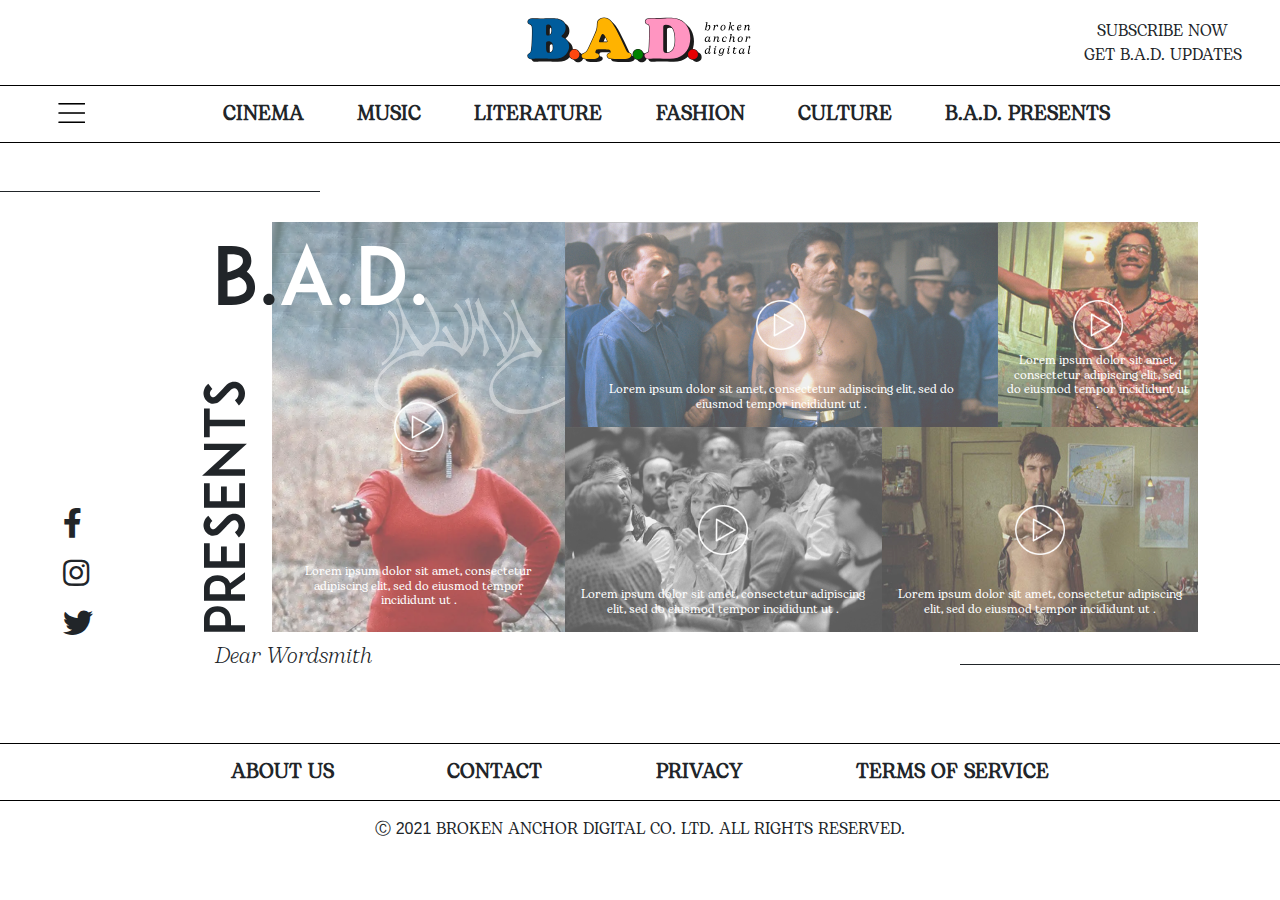
<file: presents.html>
<!doctype html>
<html lang="en">
  <head>
    <!-- Required meta tags -->
    <meta charset="utf-8">
    <meta name="viewport" content="width=device-width, initial-scale=1">

    <!-- Bootstrap CSS -->
    <link href="https://cdn.jsdelivr.net/npm/bootstrap@5.1.0/dist/css/bootstrap.min.css" rel="stylesheet">

    <!-- fontawesome -->
    <link rel="stylesheet" href="https://cdnjs.cloudflare.com/ajax/libs/font-awesome/5.15.4/css/all.min.css"/>

    <!-- slick -->
    <link rel="stylesheet" href="slick/slick.css">
    <link rel="stylesheet" href="slick/slick-theme.css">

    <!-- lity -->
    <link rel="stylesheet" href="lity/lity.css">

    <!-- style.css -->
    <link rel="stylesheet" href="css/style.css">

    <!-- favicon -->
    <link rel="shortcut icon" href="img/BAD Logo.png">
    <title>BAD</title>
  </head>
  <body>
    

    <!-- topBar -->
    <section class="topBar">
        <div class="container-fluid position-relative">
            <div class="row">
                <div class="col-md-10">
                    <div class="text-center">
                        <a href="index.html">
                            <img src="img/BAD Logo.png" class="img-fluid logo" alt="">
                        </a>
                    </div>
                </div>
                <div class="col-md-2 m-auto">
                    <a href="" class="text-dark text-decoration-none text-center d-block text-uppercase">
                        Subscribe now <br>
get B.A.D. updates
                    </a>
                </div>
            </div>
        </div>
    </section>
    <!-- topBar -->


    <!-- menubar -->
    <section class="menuBar py-2 border-top border-bottom">
        <div class="container-fluid">
            <ul class="menu list-unstyled m-0 p-0">
                <li class="d-inline">
                    <button class="btn">
                        <!-- <i class="fa fa-bars"></i> -->
                        <img src="img/bars.png" class="img-fluid bars" alt="">
                    </button>
                </li>
                <li class="d-inline-block text-center">
                    <a href="topics-cinema.html" class="text-dark text-decoration-none">
                        CINEMA
                    </a>
                </li>
                <li class="d-inline-block text-center">
                    <a href="topics-music.html" class="text-dark text-decoration-none">
                        MUSIC
                    </a>
                </li>
                <li class="d-inline-block text-center">
                    <a href="topics-literature.html" class="text-dark text-decoration-none">
                        LITERATURE
                    </a>
                </li>
                <li class="d-inline-block text-center">
                    <a href="topics-fashion.html" class="text-dark text-decoration-none">
                        FASHION
                    </a>
                </li>
                <li class="d-inline-block text-center">
                    <a href="topics-culture.html" class="text-dark text-decoration-none">
                        CULTURE
                    </a>
                </li>
                <li class="d-inline-block text-center">
                    <a href="presents-new.html" class="text-dark text-decoration-none">
                        B.A.D. PRESENTS 
                    </a>
                </li>
            </ul>
        </div>
    </section>
    <!-- menubar -->


      <!-- menu dropdown -->
      <div class="menubg"></div>
      <section class="menuDropDown">
        <ul class="list-unstyled m-0 p-0">
            <li>
                <a href="topics-cinema.html" class="text-dark text-decoration-none">
                    CINEMA
                </a>
            </li>
            <li>
                <a href="topics-music.html" class="text-dark text-decoration-none">
                    MUSIC
                </a>
            </li>
            <li>
                <a href="topics-literature.html" class="text-dark text-decoration-none">
                    LITERATURE
                </a>
            </li>
            <li>
                <a href="topics-fashion.html" class="text-dark text-decoration-none">
                    FASHION
                </a>
            </li>
            <li>
                <a href="topics-culture.html" class="text-dark text-decoration-none">
                    CULTURE
                </a>
            </li>
            <li>
                <a href="presents-new.html" class="text-dark text-decoration-none">
                    B.A.D. PRESENTS 
                </a>
            </li>
        </ul>
          <div class="socials">
              <ul class="list-unstyled d-flex justifyied">
                  <li class="d-inline-block">
                      <a href="" class="text-dark text-decoration-none">
                          <i class="fab fa-facebook-f"></i>
                      </a>
                  </li>
                  <li class="d-inline-block">
                      <a href="" class="text-dark text-decoration-none">
                          <i class="fab fa-twitter"></i>
                      </a>
                  </li>
                  <li class="d-inline-block">
                      <a href="" class="text-dark text-decoration-none">
                          <i class="fab fa-instagram"></i>
                      </a>
                  </li>
                  <li class="d-inline-block">
                      <a href="" class="text-dark text-decoration-none">
                          <i class="fab fa-tumblr"></i>
                      </a>
                  </li>
  
              </ul>
          </div>
      </section>
      <!-- menu dropdown -->

    <section class="presents position-relative py-5">
        <div class="line bg-dark w-25 mb-3"></div>
       <div class="container-fluid position-relative">
        
        <div class="socialIcons1 mySocial">
            <ul class="list-unstyled m-0 p-0">
                <li>
                    <a href="" class="text-dark">
                        <i class="fab fa-facebook-f"></i>
                    </a>
                </li>
                <li>
                    <a href="" class="text-dark">
                        <i class="fab fa-instagram"></i>
                    </a>
                </li>
                <li>
                    <a href="" class="text-dark">
                        <i class="fab fa-twitter"></i>
                    </a>
                </li>
            </ul>
        </div>
        <div class="container">
            <div class="row my-3">
                <div class="col-md-2 position-relative">
                    <h2 class="font-weight-bold badTitlR adam">B.<span class="text-white adam">A.D.</span></h2>
                    <h2 class="font-weight-bold presents adam">Presents</h2>
                   
                </div>
                <div class="col-md-10 position-relative">
                    <table class="table">
                        <tr>
                            <td rowspan="3" class="border-0 p-0">
                                <div class="card border-0 h-200  position-relative">
                                    <img src="img/Logo Tipografia - Branco.png" class="position-absolute img-fluid logoSample" alt="">
                                    <img src="img/card1.png" class="img-fluid" alt="">
                                    <div class="card-body">
                                        <a href="https://www.youtube.com/watch?v=bM_BqkBTaGM&list=RDQwrJKsV3tOQ&index=26" data-lity="">
                                        <img src="img/play.png" class="img-fluid play" alt=""></a>
                                        <p class="fs-12 text-white mt-5 p-4 text-center">
                                            Lorem ipsum dolor sit amet, consectetur adipiscing elit, sed do eiusmod tempor incididunt ut .
                                        </p>
                                    </div>
                                </div>
                            </td>
                            <td colspan="3" class="border-0 p-0">
                                <div class="card h-100 position-relative">
                                    <img src="img/card2.png" class="img-fluid" alt="">
                                    <div class="card-body">
                                        <a href="https://www.youtube.com/watch?v=bM_BqkBTaGM&list=RDQwrJKsV3tOQ&index=26" data-lity="">
                                        <img src="img/play.png" class="img-fluid play" alt=""></a>
                                        <p class="fs-12 text-white mt-5 px-4 text-center">
                                            Lorem ipsum dolor sit amet, consectetur adipiscing elit, sed do eiusmod tempor incididunt ut .
                                        </p>
                                    </div>
                                </div>
                            </td>
                            <td colspan="1" class="border-0 p-0">
                                <div class="card h-100 position-relative">
                                    <img src="img/card3.png" class="img-fluid card-img-top" alt="">
                                    <div class="card-body">
                                        <a href="https://www.youtube.com/watch?v=bM_BqkBTaGM&list=RDQwrJKsV3tOQ&index=26" data-lity="">
                                        <img src="img/play.png" class="img-fluid play" alt=""></a>
                                        <p class="fs-12 text-white mt-5 px-2 text-center">
                                            Lorem ipsum dolor sit amet, consectetur adipiscing elit, sed do eiusmod tempor incididunt ut .
                                        </p>
                                    </div>
                                </div>
                            </td>
                            
                        </tr>
                        <tr>
                            <td colspan="4" class="border-0 p-0 w-500">
                                <div class="card h-100 w-50 float-left position-relative">
                                    <img src="img/card4.png" class="img-fluid card-img-top" alt="">
                                    <div class="card-body">
                                        <a href="https://www.youtube.com/watch?v=bM_BqkBTaGM&list=RDQwrJKsV3tOQ&index=26" data-lity="">
                                        <img src="img/play.png" class="img-fluid play" alt=""></a>
                                        <p class="fs-12 text-white mt-5 px-2 text-center">
                                            Lorem ipsum dolor sit amet, consectetur adipiscing elit, sed do eiusmod tempor incididunt ut .
                                        </p>
                                    </div>
                                </div>
                                <div class="card h-100 w-50 float-left position-relative">
                                    <img src="img/card-5.png" class="img-fluid card-img-top last" alt="">
                                    <div class="card-body">
                                        <a href="https://www.youtube.com/watch?v=bM_BqkBTaGM&list=RDQwrJKsV3tOQ&index=26" data-lity="">
                                        <img src="img/play.png" class="img-fluid play" alt=""></a>
                                        <p class="fs-12 text-white mt-5 px-2 text-center">
                                            Lorem ipsum dolor sit amet, consectetur adipiscing elit, sed do eiusmod tempor incididunt ut .
                                        </p>
                                    </div>
                                </div>
                            </td>
                            
                        </tr>
                    </table>
                    <h2 class="light italic dear">Dear Wordsmith</h2>
                </div>
            </div>

        </div>
        
       </div>
       <div class="line bg-dark w-25 mb-3 ms-auto"></div>
    </section>

             <!-- menubar -->
    <section class="menuBar py-2 border-top border-bottom">
        <div class="container-fluid">
            <ul class="menu list-unstyled m-0 p-0">
                
                <li class="d-inline-block text-center">
                    <a href="#cinema" class="text-dark text-decoration-none">
                        ABOUT US
                    </a>
                </li>
                <li class="d-inline-block text-center">
                    <a href="#exampleModal" data-bs-toggle="modal" class="text-dark text-decoration-none">
                        CONTACT
                    </a>
                </li>
                <li class="d-inline-block text-center">
                    <a href="#literature" class="text-dark text-decoration-none">
                        PRIVACY
                    </a>
                </li>
                <li class="d-inline-block text-center">
                    <a href="#fashion" class="text-dark text-decoration-none">
                       TERMS OF SERVICE
                    </a>
                </li>
            </ul>
        </div>
    </section>
    <!-- menubar -->


    <!-- COPYRIGHT -->
    <section class="copyright py-3">
        <p class="text-center mb-0">
            Ⓒ <span class="number">2021</span> BROKEN ANCHOR DIGITAL CO. LTD. ALL RIGHTS RESERVED.

        </p>
    </section>
    <!-- COPYRIGHT -->

     <!-- Modal -->
  <div class="modal fade" id="exampleModal" tabindex="-1" aria-labelledby="exampleModalLabel" aria-hidden="true">
    <div class="modal-dialog modal-dialog-centered modal-lg">
      <div class="modal-content">
        <div class="modal-header">
         <h5>Contact Us</h5>
          <button type="button" class="btn-close" data-bs-dismiss="modal" aria-label="Close"></button>
        </div>
        <div class="modal-body">
         <form action="">
             <div class="form-group">
                 <select name="" class="form-control" id="">
                     <option value="" selected disabled>Choose Enquiry Type</option>
                     <option value="">Enquiry</option>
                     <option value="">Enquiry</option>
                     <option value="">Enquiry</option>
                 </select>
             </div>
             <div class="form-group mt-3">
                 <input type="text" class="form-control" placeholder="Name" name="" id="">
             </div>
             <div class="form-group mt-3">
                <input type="email" class="form-control" placeholder="Email Address" name="" id="">
             </div>
            <div class="form-group mt-3">
                 <input type="text" class="form-control" placeholder="Subject" name="" id="">
             </div>
             <div class="form-group mt-3">
                <textarea name="" class="form-control" placeholder="Enter Your Message" id="" cols="30" rows="3"></textarea>
             </div>
             <div class="form-group text-end mt-3">
                <input type="submit" class="btn btn-outline-dark br-0" value="SUBMIT" name="" id="">
            </div>
         </form>
        </div>
      </div>
    </div>
  </div>

    
        <!-- jquery -->
        <script src="jquery/jquery.min.js"></script>
    <!-- bundle js -->
    <script src="https://cdn.jsdelivr.net/npm/bootstrap@5.1.0/dist/js/bootstrap.bundle.min.js"></script>

    <!-- slick -->
    <script src="slick/slick.min.js"></script>

    <!-- lity -->
    <script src="lity/lity.js"></script>

    <!-- main js -->
    <script src="js/main.js"></script>
  </body>
</html>
</file>
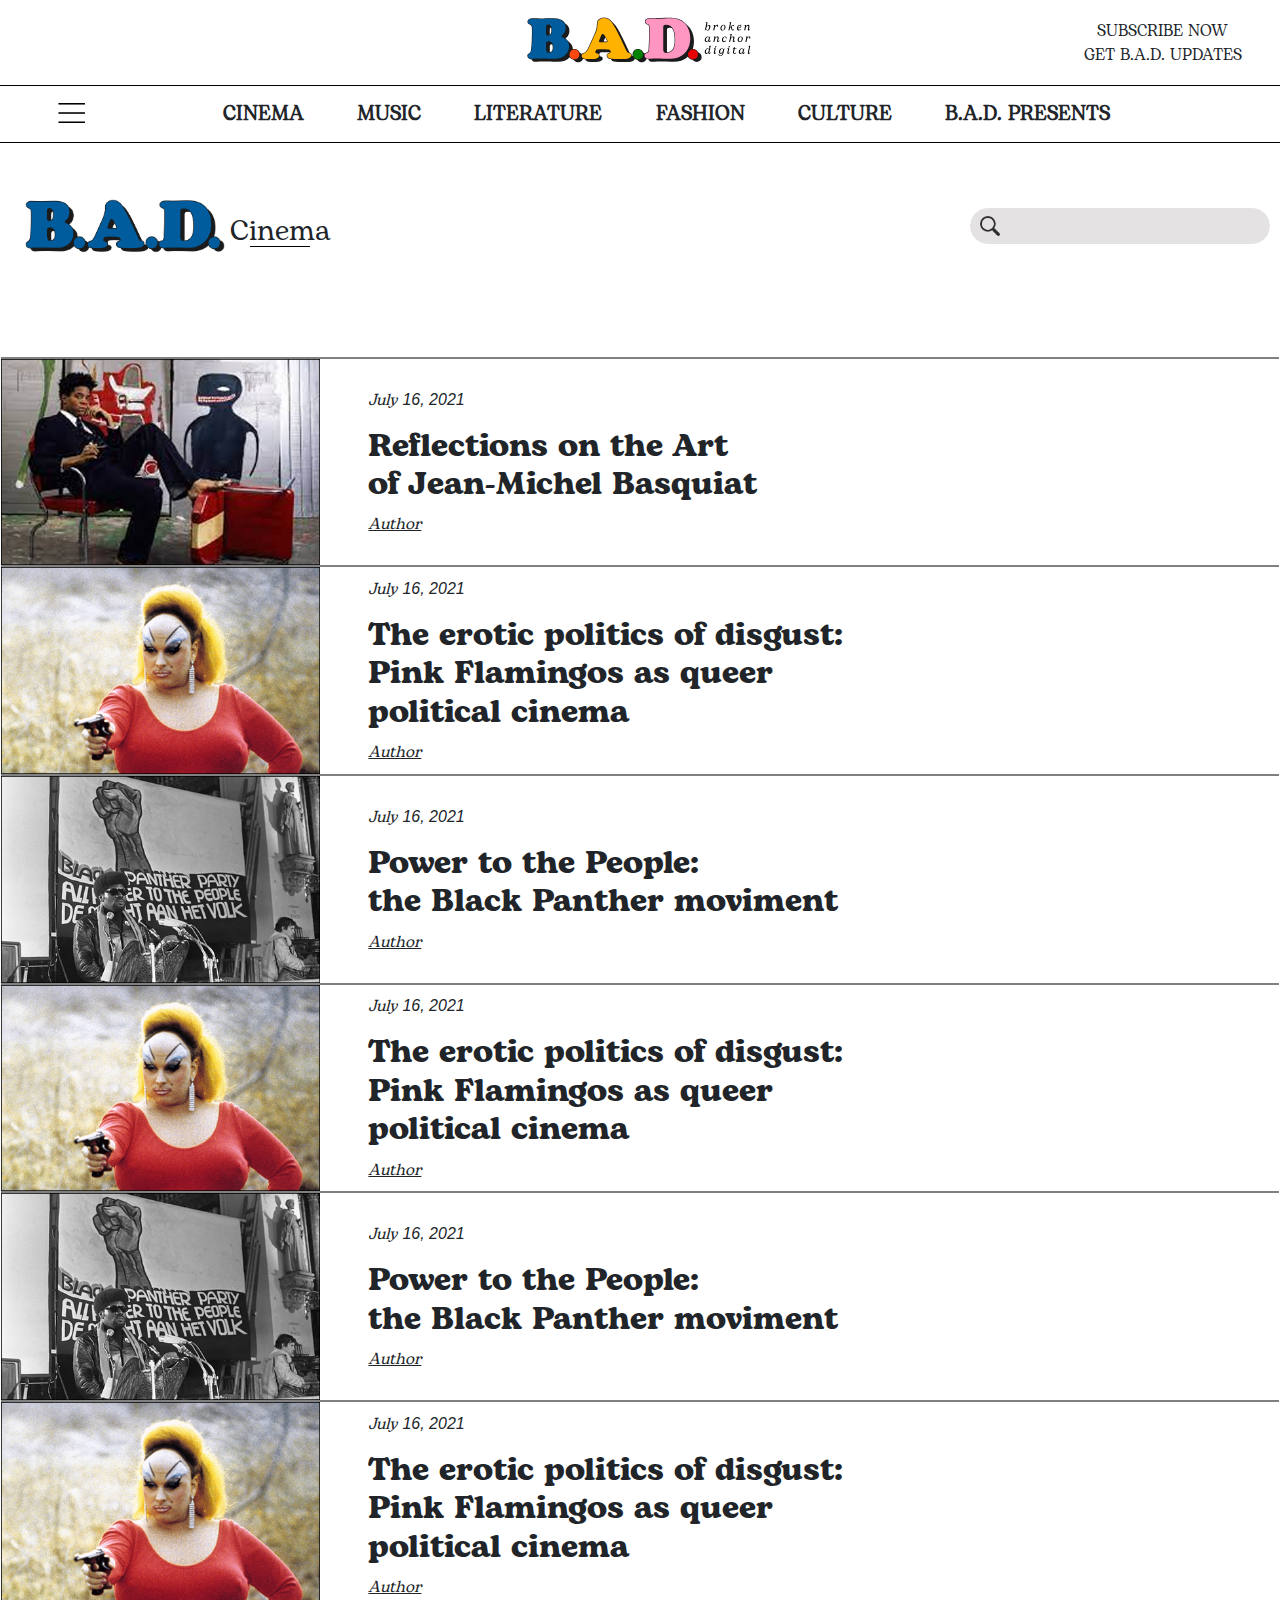
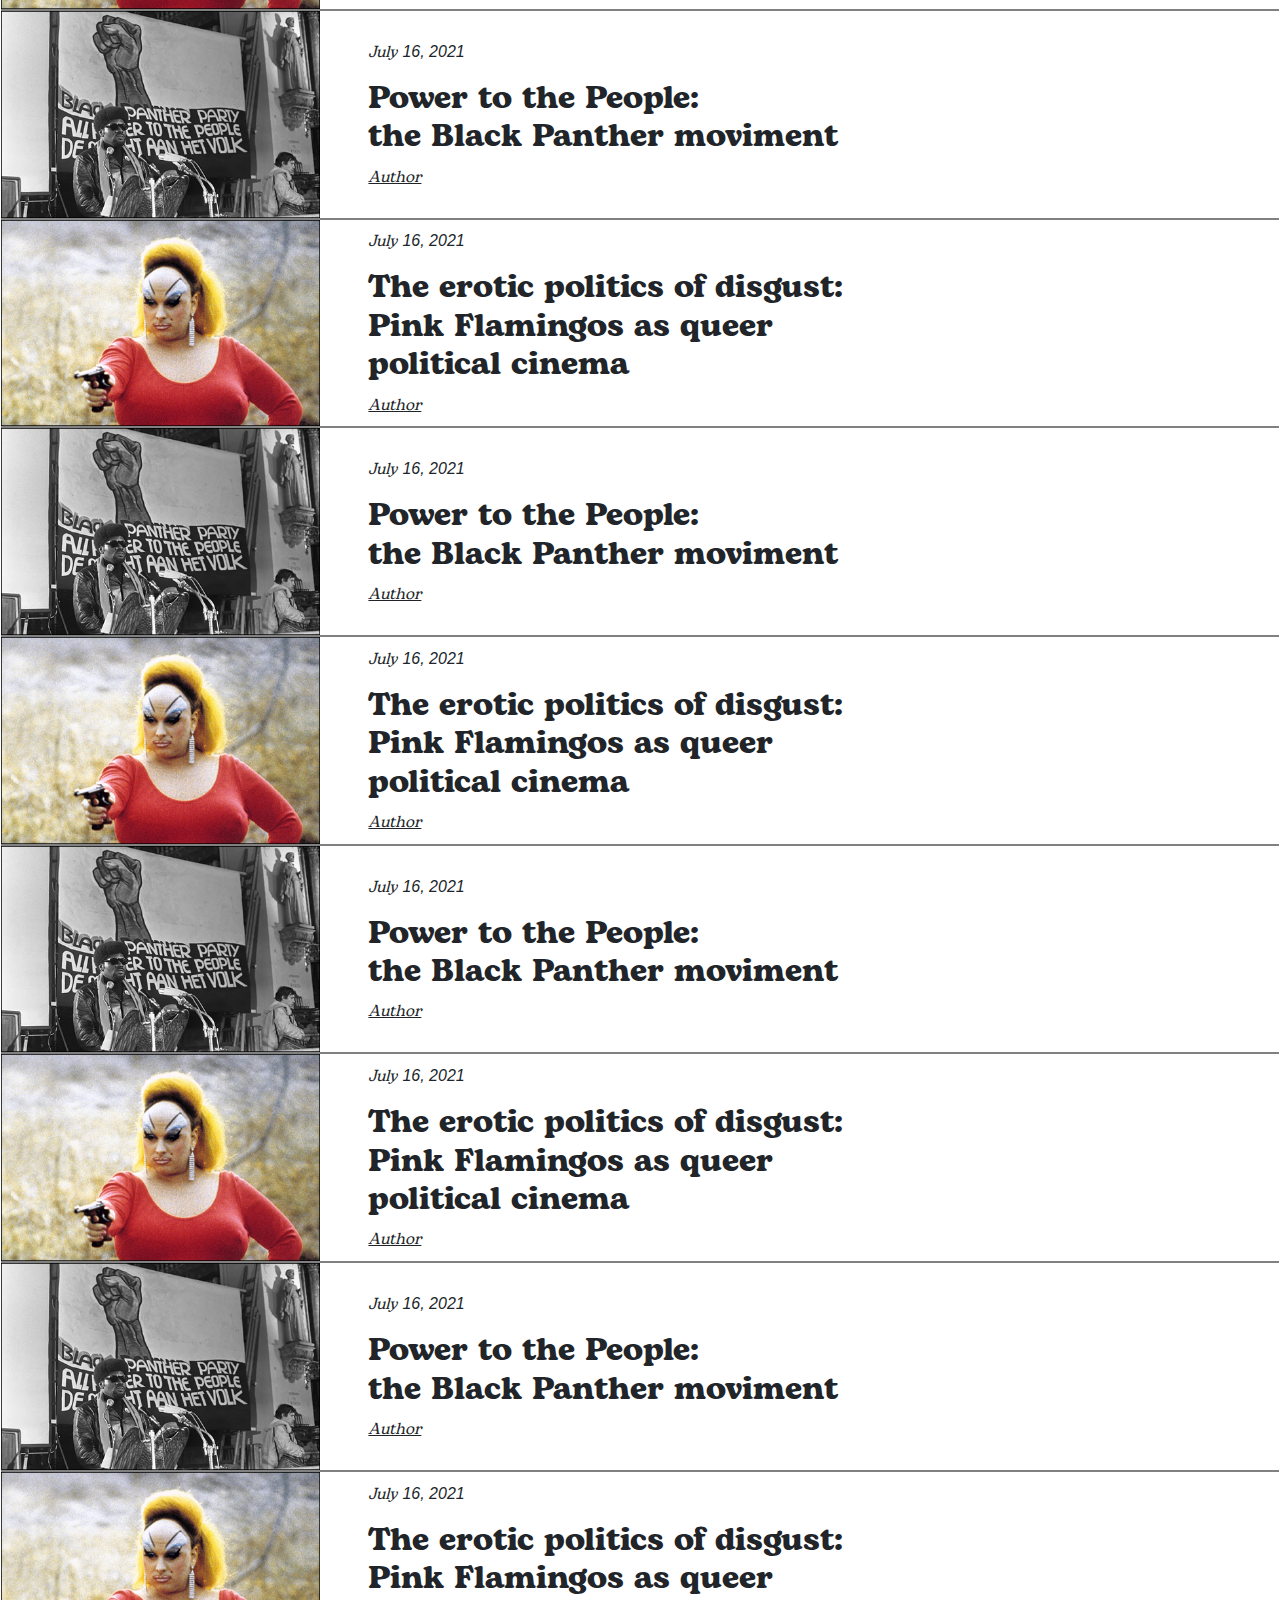
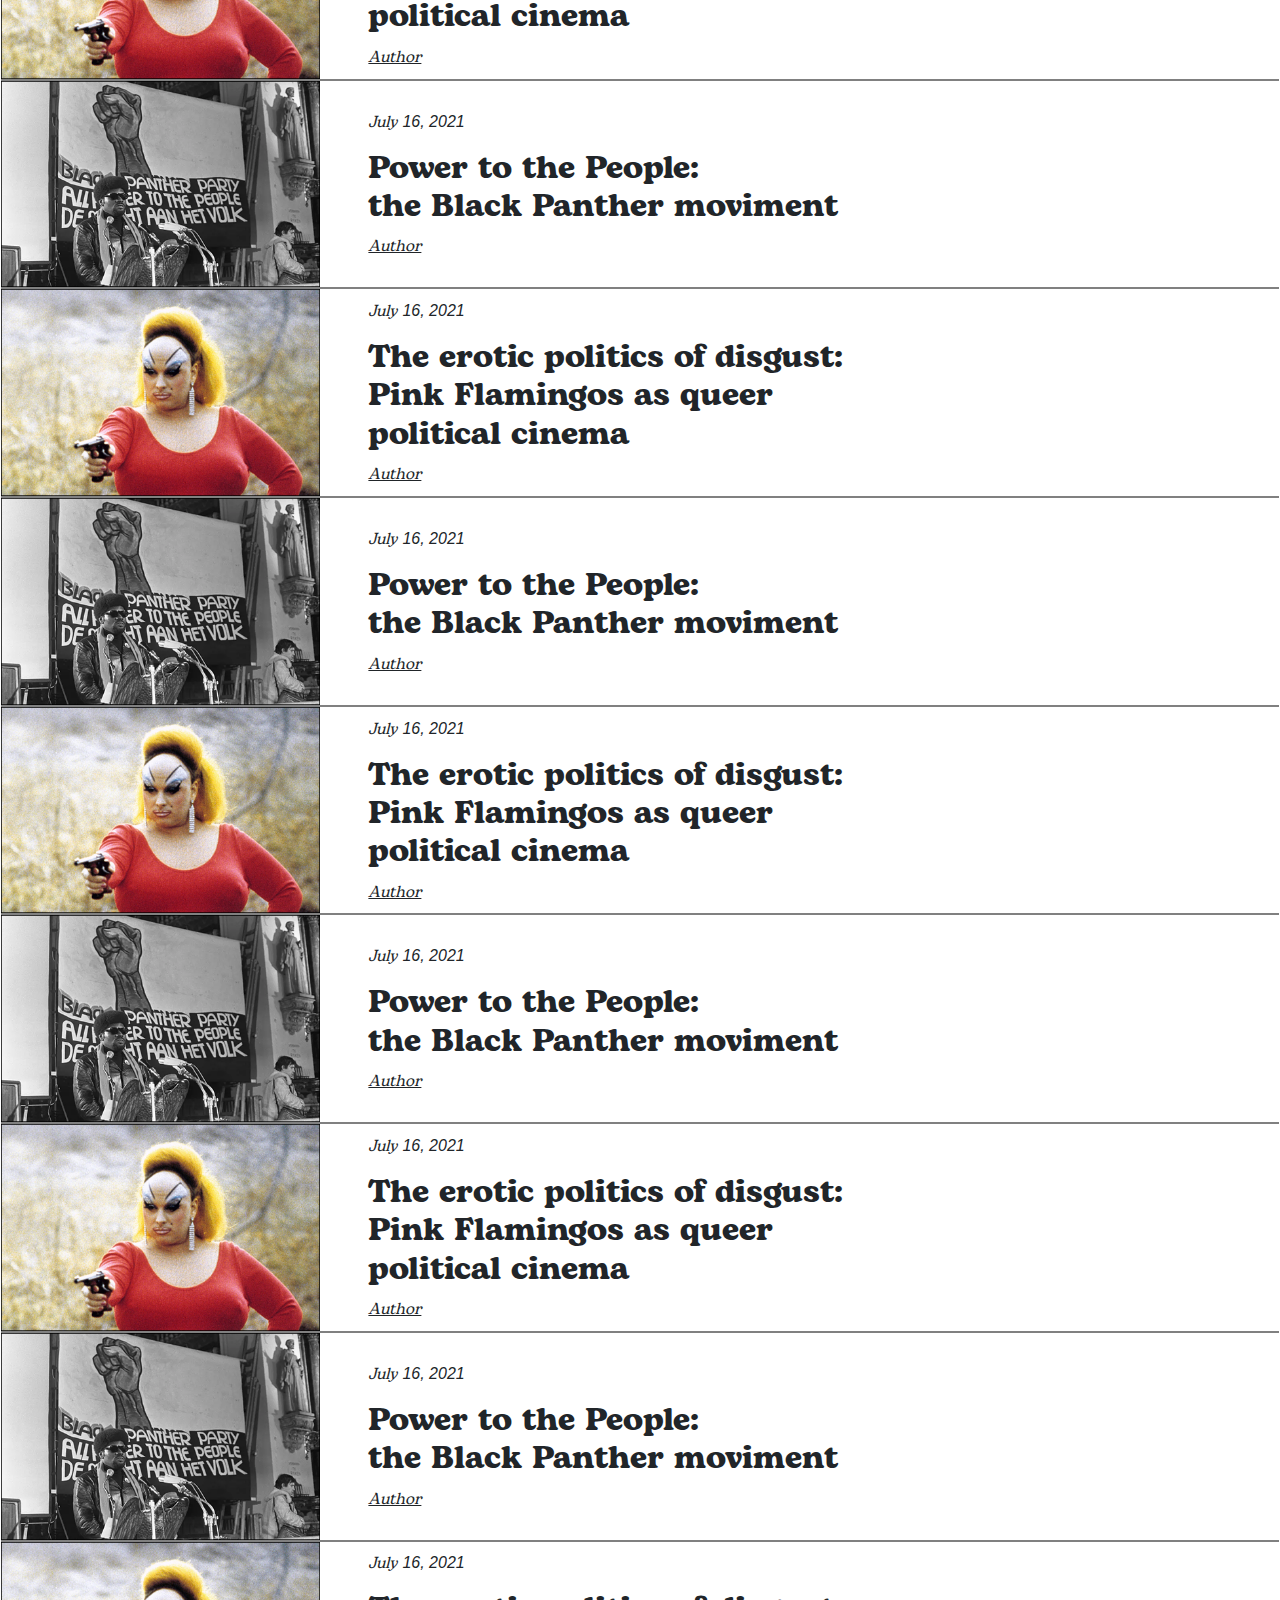
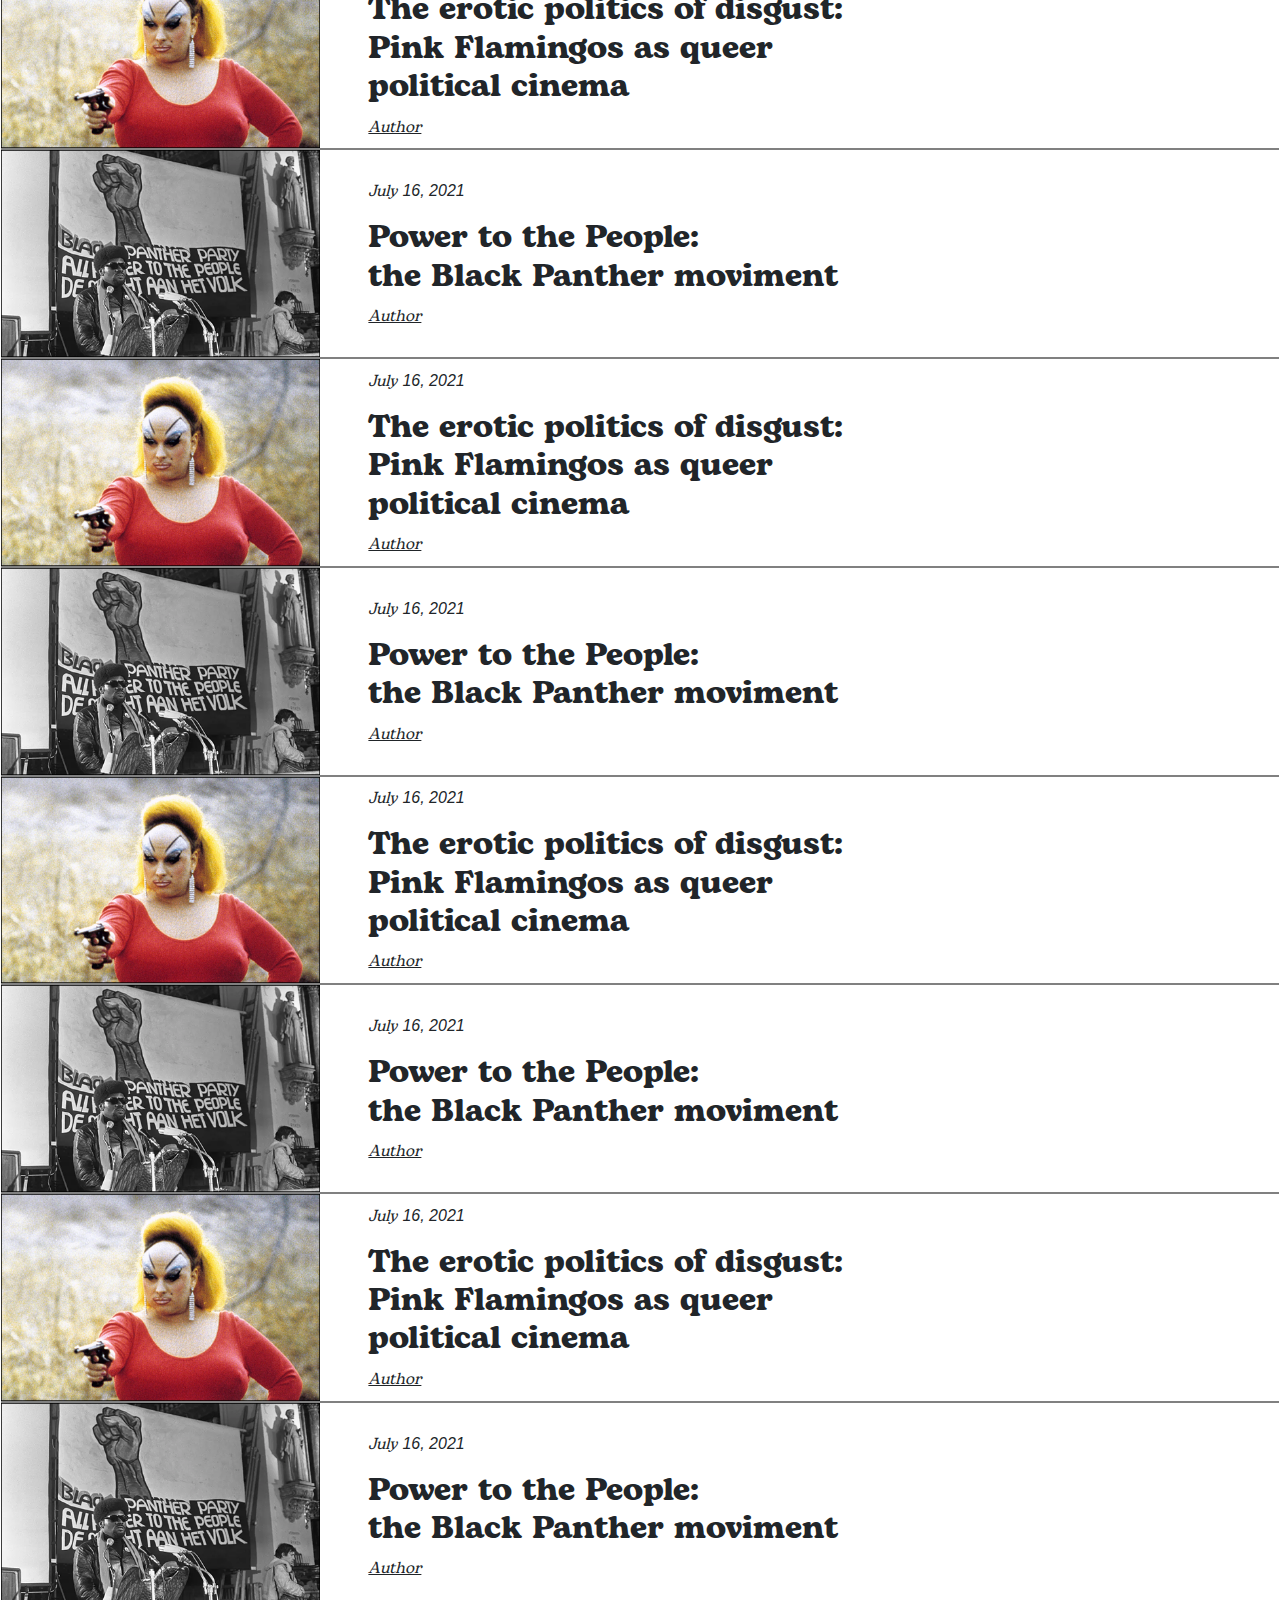
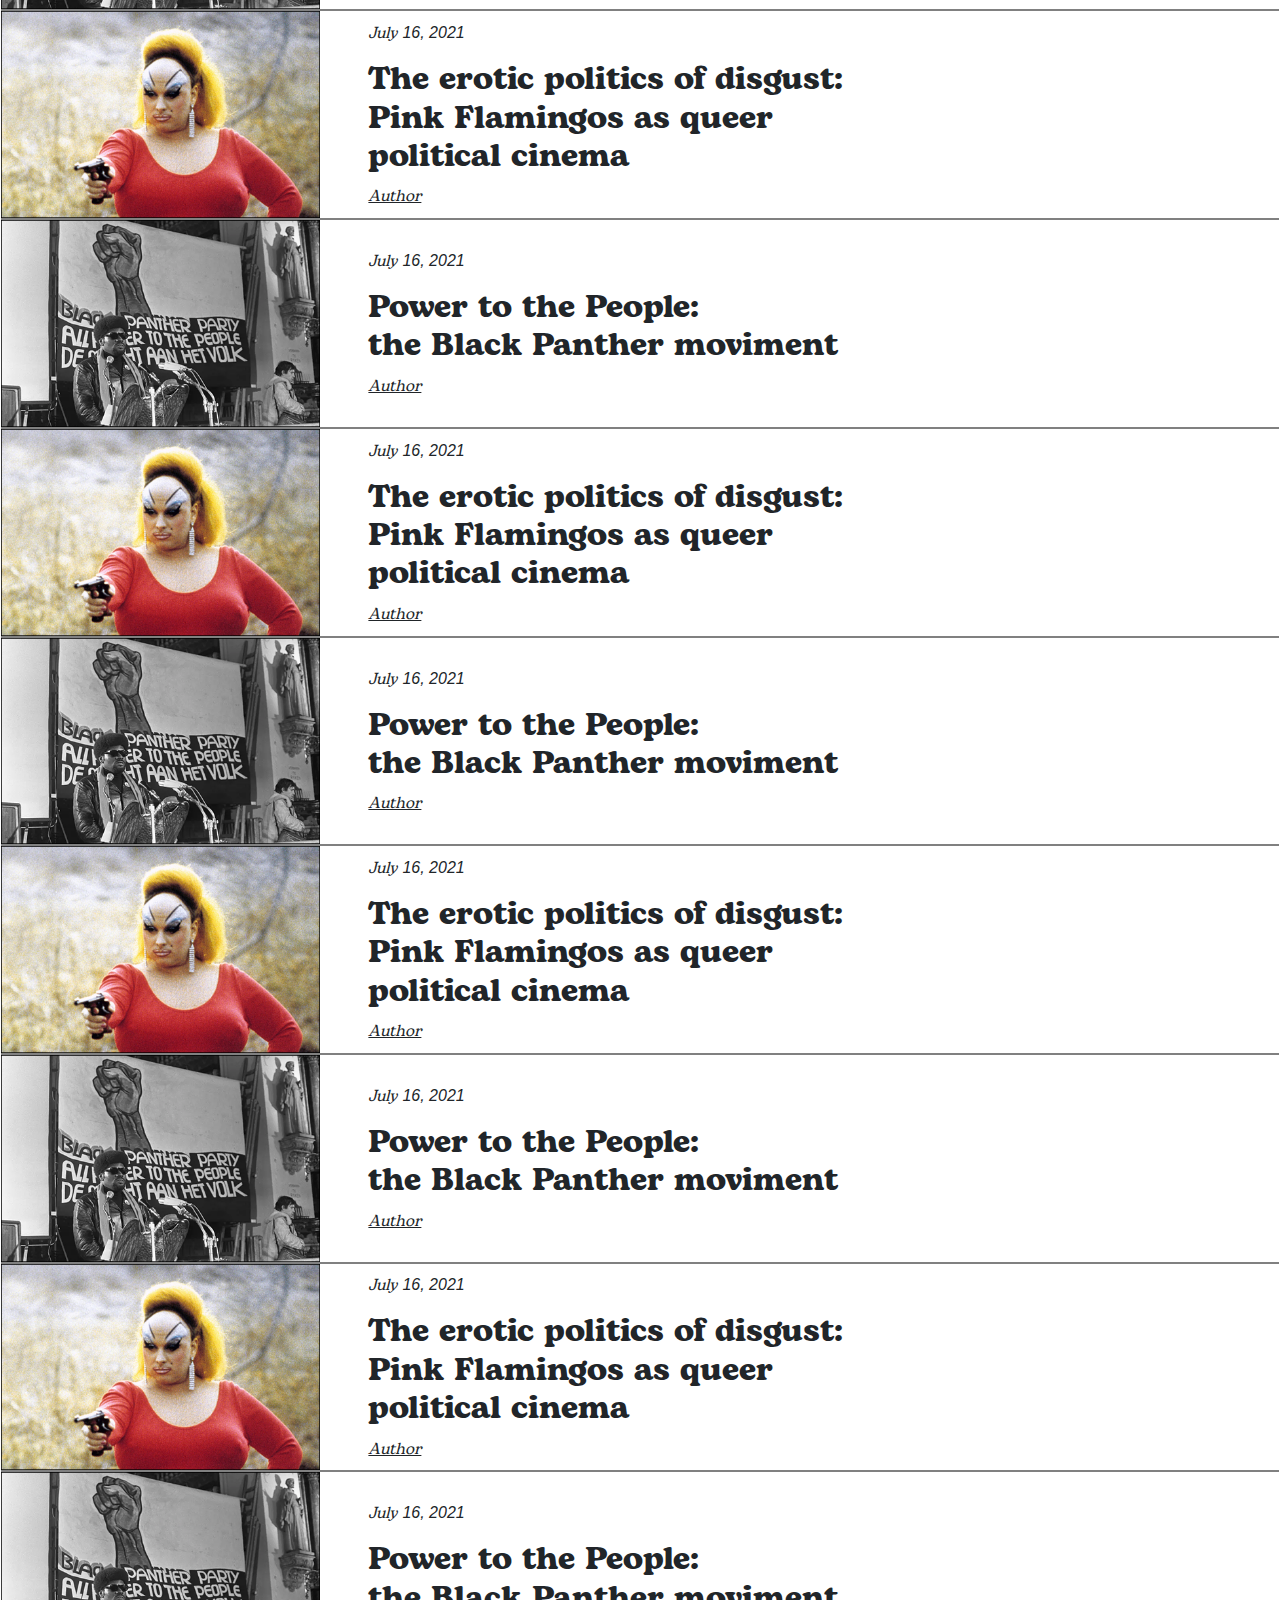
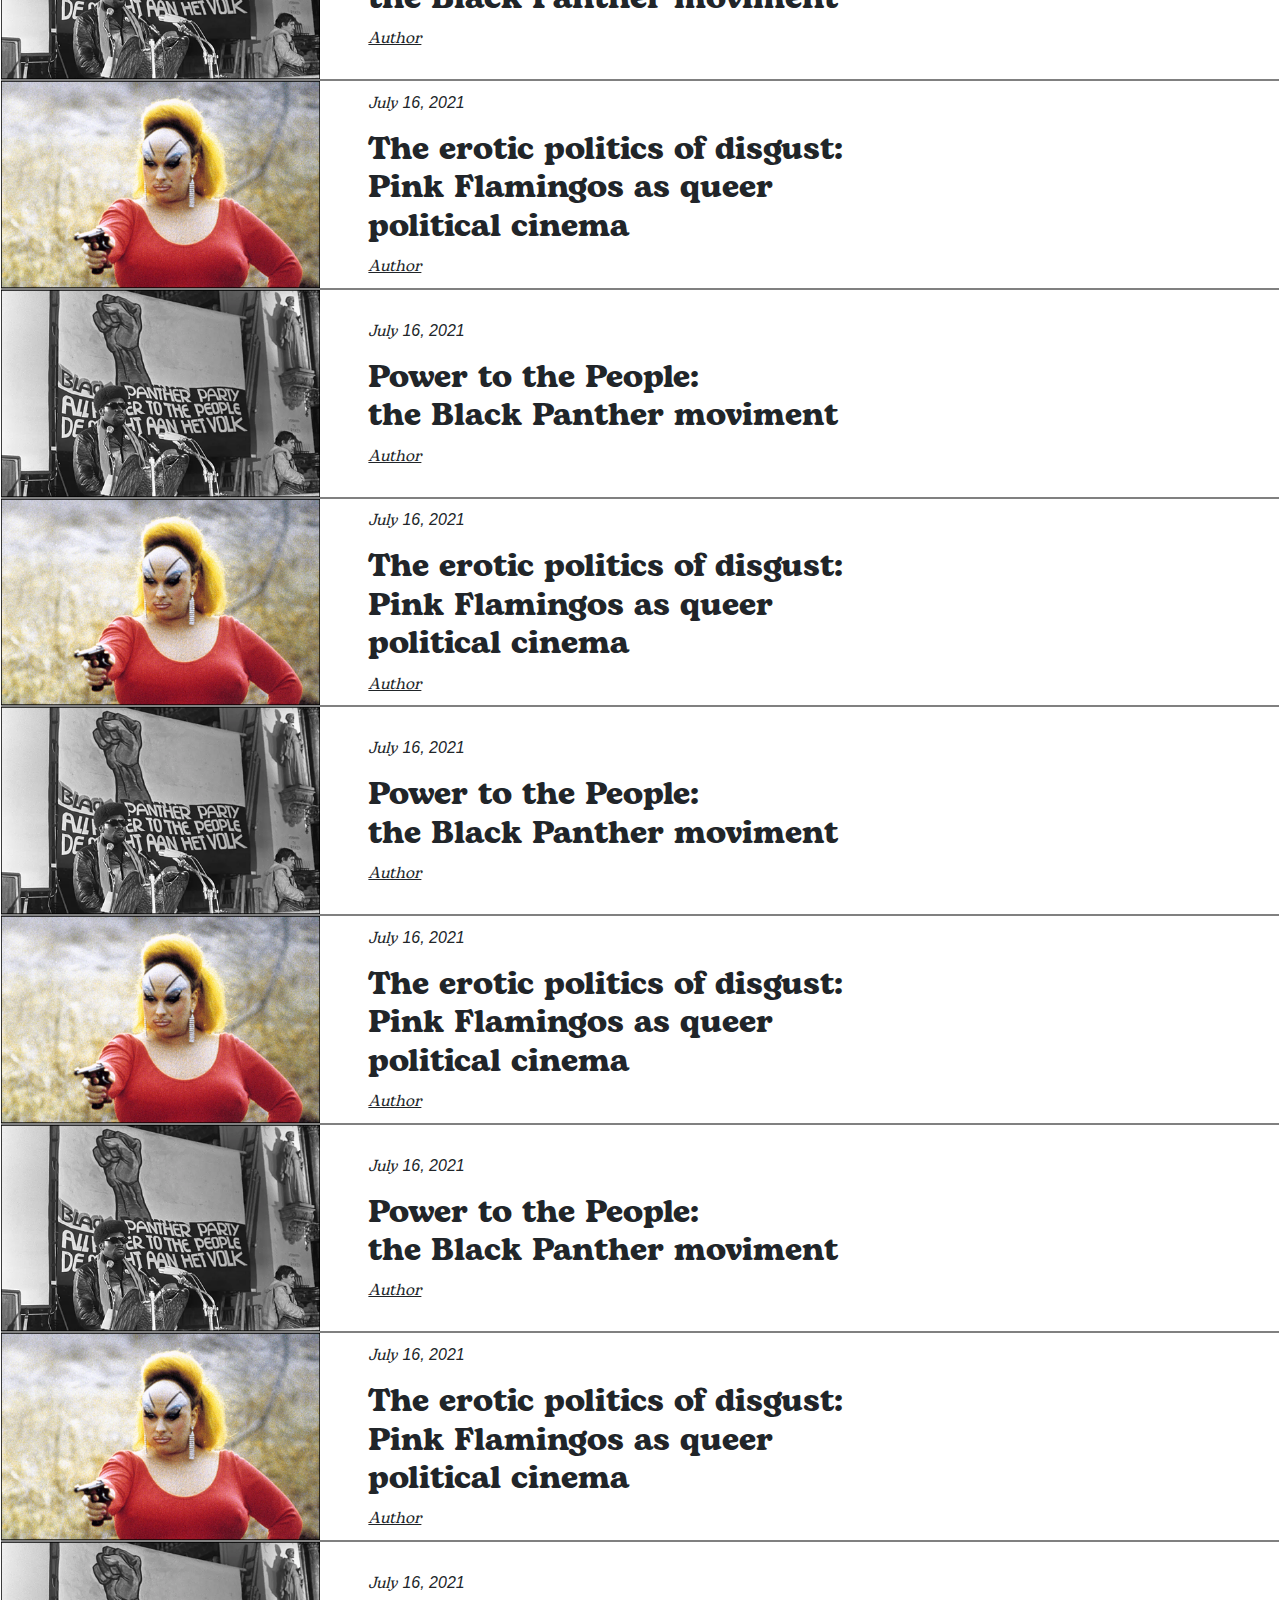
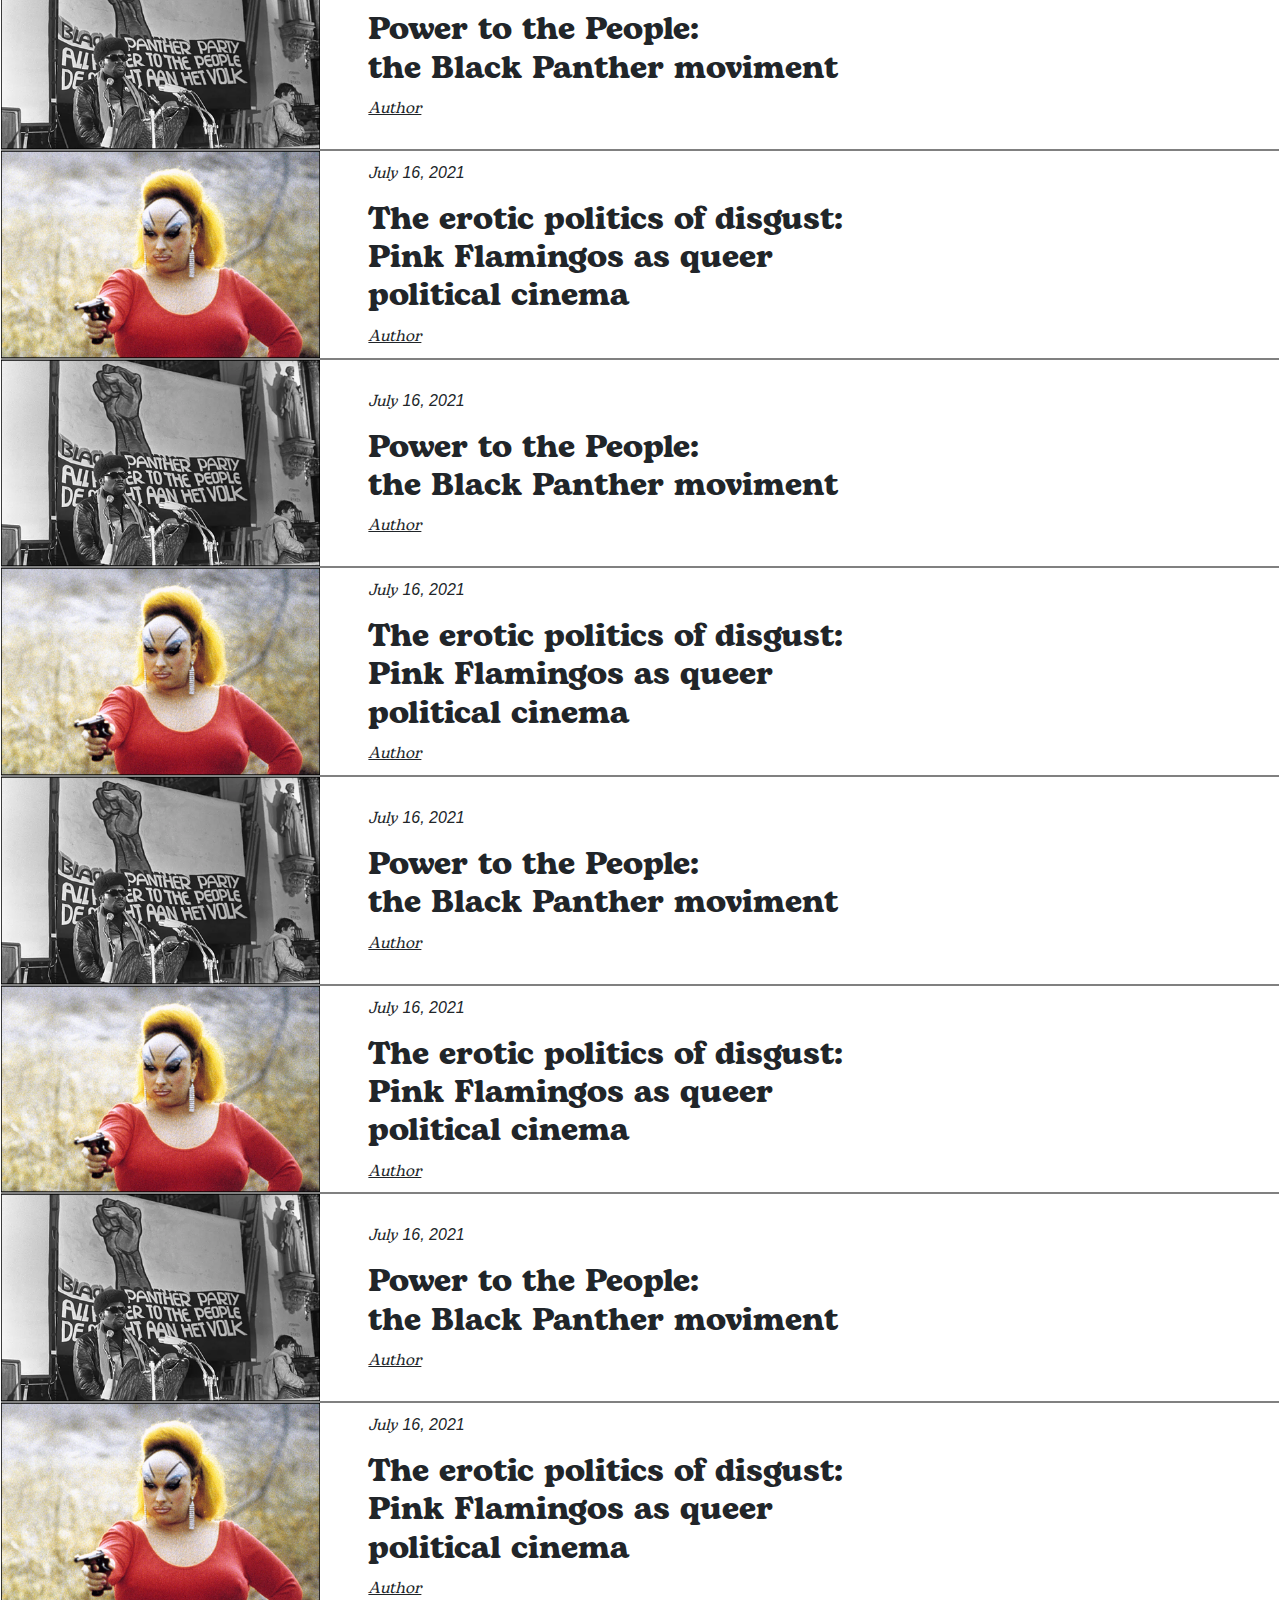
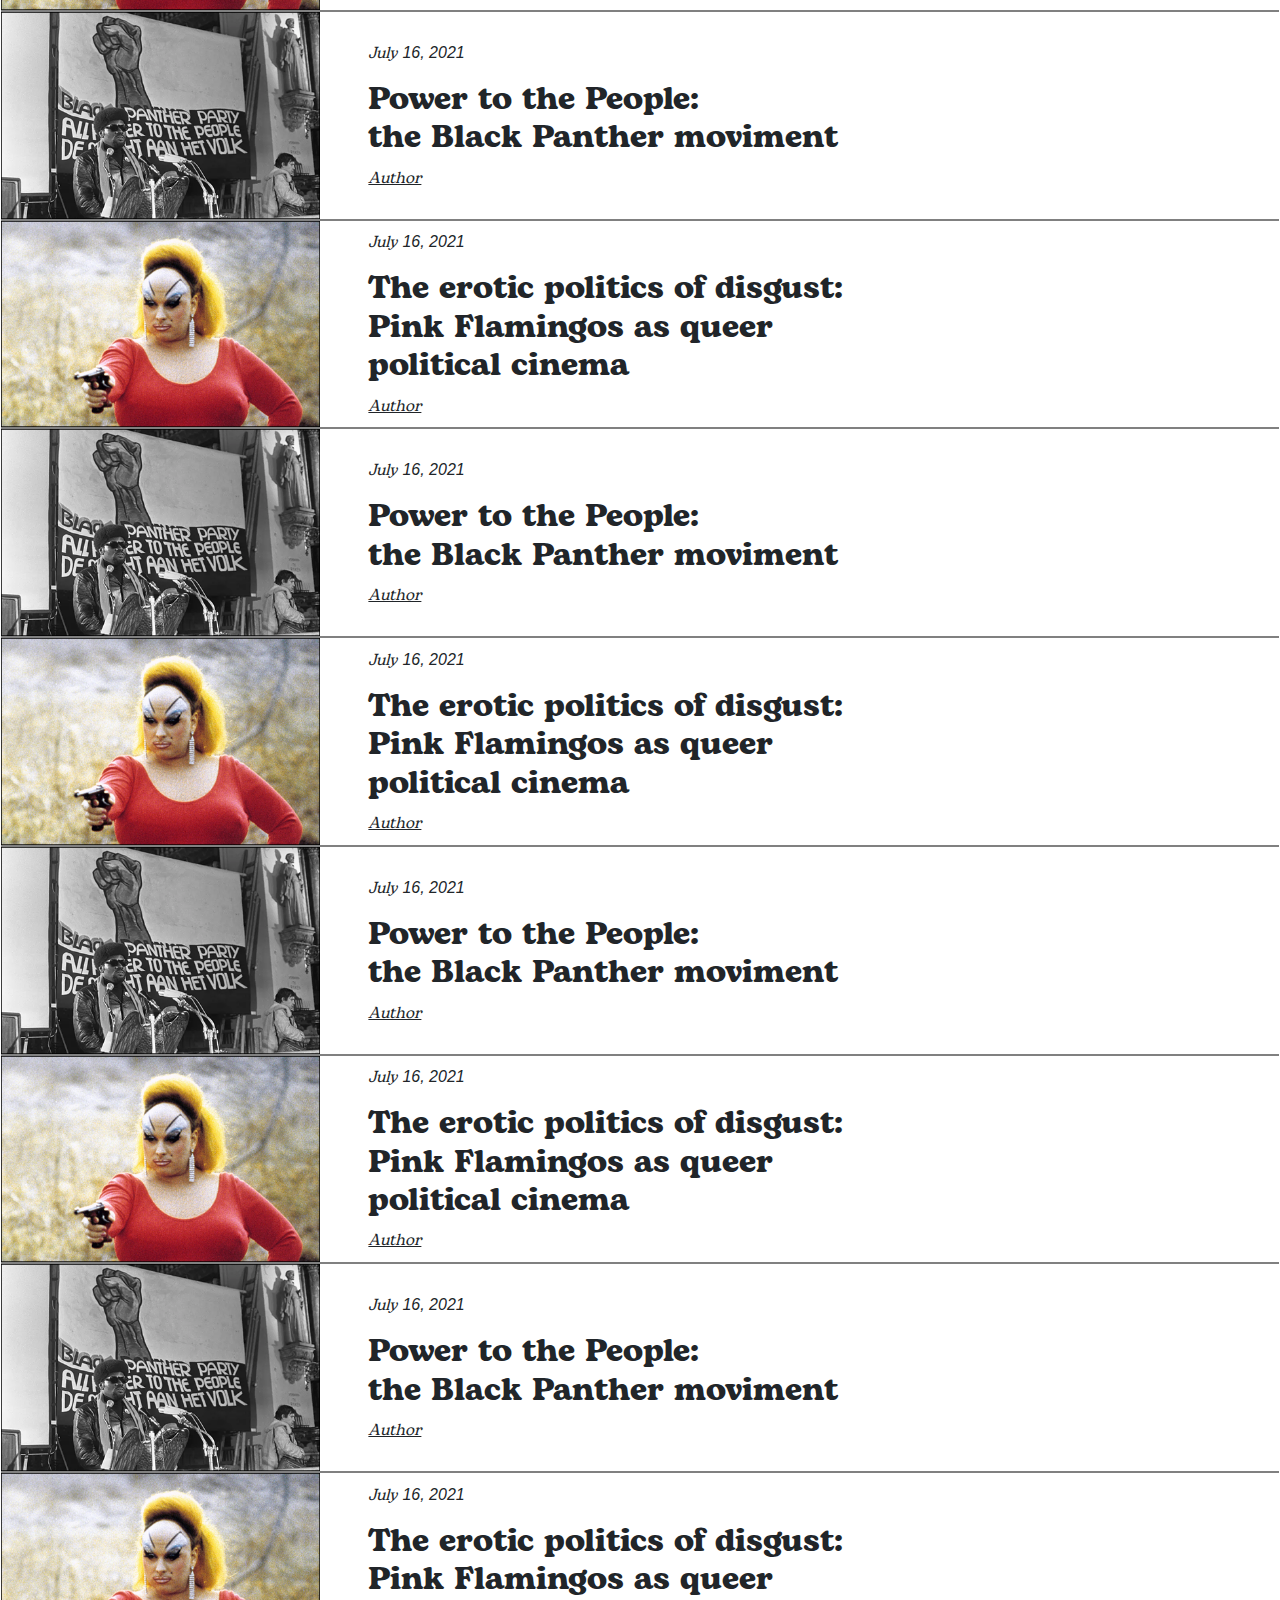
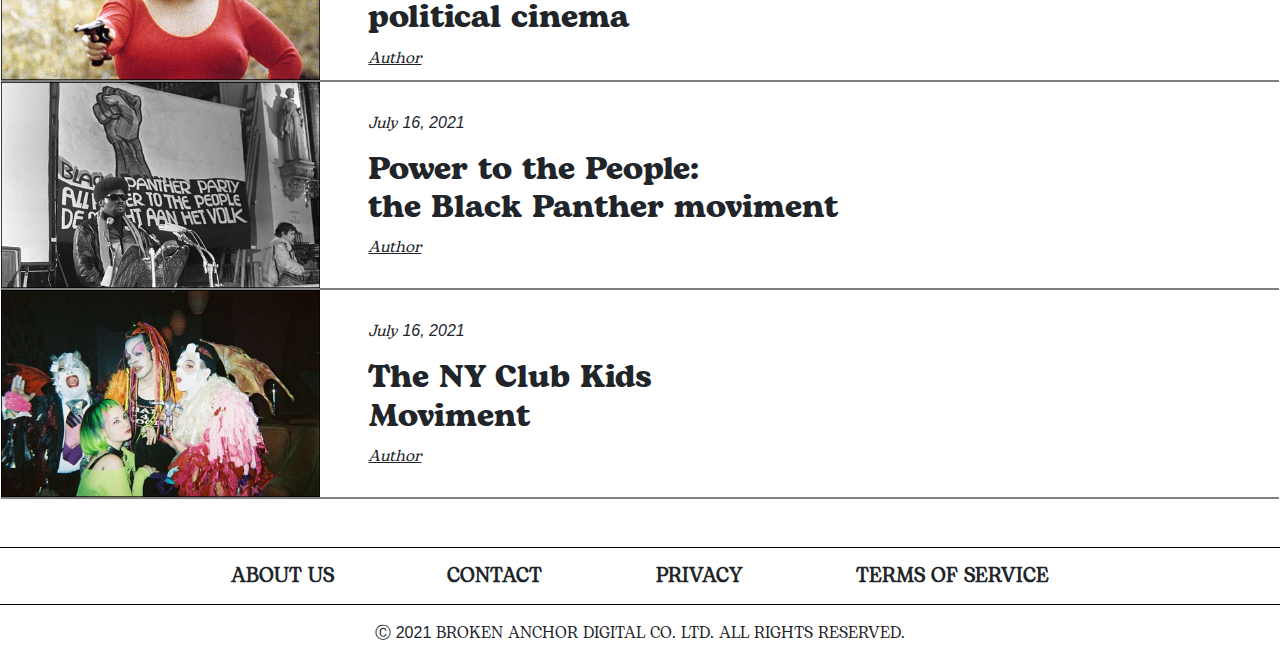
<file: topics-cinema.html>
<!doctype html>
<html lang="en">
  <head>
    <!-- Required meta tags -->
    <meta charset="utf-8">
    <meta name="viewport" content="width=device-width, initial-scale=1">

    <!-- Bootstrap CSS -->
    <link href="https://cdn.jsdelivr.net/npm/bootstrap@5.1.0/dist/css/bootstrap.min.css" rel="stylesheet">

    <!-- fontawesome -->
    <link rel="stylesheet" href="https://cdnjs.cloudflare.com/ajax/libs/font-awesome/5.15.4/css/all.min.css"/>

    <!-- slick -->
    <link rel="stylesheet" href="slick/slick.css">
    <link rel="stylesheet" href="slick/slick-theme.css">

    <!-- style.css -->
    <link rel="stylesheet" href="css/style.css">

    <!-- favicon -->
    <link rel="shortcut icon" href="img/BAD Logo.png">
    <title>BAD</title>
  </head>
  <body>
    

    <!-- topBar -->
    <section class="topBar">
        <div class="container-fluid position-relative">
            <div class="row">
                <div class="col-md-10">
                    <div class="text-center">
                        <a href="index.html">
                            <img src="img/BAD Logo.png" class="img-fluid logo" alt="">
                        </a>
                    </div>
                </div>
                <div class="col-md-2 m-auto">
                    <a href="" class="text-dark text-decoration-none text-center d-block text-uppercase">
                        Subscribe now <br>
get B.A.D. updates
                    </a>
                </div>
            </div>
        </div>
    </section>
    <!-- topBar -->


    <!-- menubar -->
    <section class="menuBar py-2 border-top border-bottom">
        <div class="container-fluid">
            <ul class="menu list-unstyled m-0 p-0">
                <li class="d-inline">
                    <button class="btn">
                        <!-- <i class="fa fa-bars"></i> -->
                        <img src="img/bars.png" class="img-fluid bars" alt="">
                    </button>
                </li>
                <li class="d-inline-block text-center">
                    <a href="topics-cinema.html" class="text-dark text-decoration-none">
                        CINEMA
                    </a>
                </li>
                <li class="d-inline-block text-center">
                    <a href="topics-music.html" class="text-dark text-decoration-none">
                        MUSIC
                    </a>
                </li>
                <li class="d-inline-block text-center">
                    <a href="topics-literature.html" class="text-dark text-decoration-none">
                        LITERATURE
                    </a>
                </li>
                <li class="d-inline-block text-center">
                    <a href="topics-fashion.html" class="text-dark text-decoration-none">
                        FASHION
                    </a>
                </li>
                <li class="d-inline-block text-center">
                    <a href="topics-culture.html" class="text-dark text-decoration-none">
                        CULTURE
                    </a>
                </li>
                <li class="d-inline-block text-center">
                    <a href="presents-new.html" class="text-dark text-decoration-none">
                        B.A.D. PRESENTS 
                    </a>
                </li>
            </ul>
        </div>
    </section>
    <!-- menubar -->

      <!-- menu dropdown -->
      <div class="menubg"></div>
      <section class="menuDropDown">
        <ul class="list-unstyled m-0 p-0">
            <li>
                <a href="topics-cinema.html" class="text-dark text-decoration-none">
                    CINEMA
                </a>
            </li>
            <li>
                <a href="topics-music.html" class="text-dark text-decoration-none">
                    MUSIC
                </a>
            </li>
            <li>
                <a href="topics-literature.html" class="text-dark text-decoration-none">
                    LITERATURE
                </a>
            </li>
            <li>
                <a href="topics-fashion.html" class="text-dark text-decoration-none">
                    FASHION
                </a>
            </li>
            <li>
                <a href="topics-culture.html" class="text-dark text-decoration-none">
                    CULTURE
                </a>
            </li>
            <li>
                <a href="presents-new.html" class="text-dark text-decoration-none">
                    B.A.D. PRESENTS 
                </a>
            </li>
        </ul>
          <div class="socials">
              <ul class="list-unstyled d-flex justifyied">
                  <li class="d-inline-block">
                      <a href="" class="text-dark text-decoration-none">
                          <i class="fab fa-facebook-f"></i>
                      </a>
                  </li>
                  <li class="d-inline-block">
                      <a href="" class="text-dark text-decoration-none">
                          <i class="fab fa-twitter"></i>
                      </a>
                  </li>
                  <li class="d-inline-block">
                      <a href="" class="text-dark text-decoration-none">
                          <i class="fab fa-instagram"></i>
                      </a>
                  </li>
                  <li class="d-inline-block">
                      <a href="" class="text-dark text-decoration-none">
                          <i class="fab fa-tumblr"></i>
                      </a>
                  </li>
  
              </ul>
          </div>
      </section>
      <!-- menu dropdown -->


    <!-- section starts -->
    <section class="topics py-5">
        <div class="container-fluid">
            <div class="row">
                <div class="col-md-10 py-2">
                    <img src="img/B.A.D. BLUE.png" class="img-fluid pinky" alt=""> <span class="fs-18 d-inline-block">Cinema
                        <div class="line inlie-block"></div>
                    </span>
                </div>
                <div class="col-md-2 py-2 m-auto">
                    <form action="">
                        <input type="text" class="form-control searchBar rounded-pill" name="" id="">
                    </form>
                </div>
            </div>
        </div>
    </section>
    <!-- section starts -->

 <!-- topics section -->
 <section class="py-5">
    <div class="container-fluid p-0">
        <div class="row border">
            <div class="col-md-3 p-0">
                <a href="interview.html" class="text-dark text-decoration-none">
                    <div class="card border-0">
                        <img src="img/cin2.png" class="card-img-top img-fluid" alt="">
                    </div>
                </a>
            </div>
            <div class="col-md-9 ps-5 m-auto">
                <p class="text-italic">
                    July <span class="number">16, 2021</span>
                </p>
                <a href="" class="text-dark text-decoration-none">
                    <h2 class="font-weight-bold">
                        Reflections on the Art <br>
of Jean-Michel Basquiat

                    </h2>
                </a>
                <a href="" class="text-dark text-italic">Author</a>
            </div>
        </div>
        <div class="row border1">
            <div class="col-md-3 p-0">
                <a href="interview.html" class="text-dark text-decoration-none">
                    <div class="card border-0">
                        <img src="img/cin4.png" class="card-img-top img-fluid" alt="">
                    </div>
                </a>
            </div>
            <div class="col-md-9 ps-5 m-auto">
                <p class="text-italic">
                    July <span class="number">16, 2021</span>
                </p>
               <a href="interview.html" class="text-dark text-decoration-none">
                <h2 class="font-weight-bold">
                    


                    The erotic politics of disgust: <br>
                    Pink Flamingos as queer <br>
                    political cinema
                    
                                        </h2>
               </a>
                <a href="" class="text-dark text-italic">Author</a>
            </div>
        </div>
        <div class="row border1">
            <div class="col-md-3 p-0">
                <div class="card border-0">
                    <a href="interview.html" class="text-dark text-decoration-none">
                        <img src="img/cin3.png" class="card-img-top img-fluid" alt="">
                    </a>
                </div>
            </div>
            <div class="col-md-9 ps-5 m-auto">
                <p class="text-italic">
                    July <span class="number">16, 2021</span>
                </p>
                <a href="interview.html" class="text-dark text-decoration-none">
                    <h2 class="font-weight-bold">
                   

                        Power to the People: <br>
                        the Black Panther moviment
                        
                                            </h2>
                </a>
                <a href="" class="text-dark text-italic">Author</a>
            </div>
        </div>
        <div class="row border1">
            <div class="col-md-3 p-0">
                <a href="interview.html" class="text-dark text-decoration-none">
                    <div class="card border-0">
                        <img src="img/cin4.png" class="card-img-top img-fluid" alt="">
                    </div>
                </a>
            </div>
            <div class="col-md-9 ps-5 m-auto">
                <p class="text-italic">
                    July <span class="number">16, 2021</span>
                </p>
               <a href="interview.html" class="text-dark text-decoration-none">
                <h2 class="font-weight-bold">
                    


                    The erotic politics of disgust: <br>
                    Pink Flamingos as queer <br>
                    political cinema
                    
                                        </h2>
               </a>
                <a href="" class="text-dark text-italic">Author</a>
            </div>
        </div>
        <div class="row border1">
            <div class="col-md-3 p-0">
                <div class="card border-0">
                    <a href="interview.html" class="text-dark text-decoration-none">
                        <img src="img/cin3.png" class="card-img-top img-fluid" alt="">
                    </a>
                </div>
            </div>
            <div class="col-md-9 ps-5 m-auto">
                <p class="text-italic">
                    July <span class="number">16, 2021</span>
                </p>
                <a href="interview.html" class="text-dark text-decoration-none">
                    <h2 class="font-weight-bold">
                   

                        Power to the People: <br>
                        the Black Panther moviment
                        
                                            </h2>
                </a>
                <a href="" class="text-dark text-italic">Author</a>
            </div>
        </div>
        <div class="row border1">
            <div class="col-md-3 p-0">
                <a href="interview.html" class="text-dark text-decoration-none">
                    <div class="card border-0">
                        <img src="img/cin4.png" class="card-img-top img-fluid" alt="">
                    </div>
                </a>
            </div>
            <div class="col-md-9 ps-5 m-auto">
                <p class="text-italic">
                    July <span class="number">16, 2021</span>
                </p>
               <a href="interview.html" class="text-dark text-decoration-none">
                <h2 class="font-weight-bold">
                    


                    The erotic politics of disgust: <br>
                    Pink Flamingos as queer <br>
                    political cinema
                    
                                        </h2>
               </a>
                <a href="" class="text-dark text-italic">Author</a>
            </div>
        </div>
        <div class="row border1">
            <div class="col-md-3 p-0">
                <div class="card border-0">
                    <a href="interview.html" class="text-dark text-decoration-none">
                        <img src="img/cin3.png" class="card-img-top img-fluid" alt="">
                    </a>
                </div>
            </div>
            <div class="col-md-9 ps-5 m-auto">
                <p class="text-italic">
                    July <span class="number">16, 2021</span>
                </p>
                <a href="interview.html" class="text-dark text-decoration-none">
                    <h2 class="font-weight-bold">
                   

                        Power to the People: <br>
                        the Black Panther moviment
                        
                                            </h2>
                </a>
                <a href="" class="text-dark text-italic">Author</a>
            </div>
        </div>
        <div class="row border1">
            <div class="col-md-3 p-0">
                <a href="interview.html" class="text-dark text-decoration-none">
                    <div class="card border-0">
                        <img src="img/cin4.png" class="card-img-top img-fluid" alt="">
                    </div>
                </a>
            </div>
            <div class="col-md-9 ps-5 m-auto">
                <p class="text-italic">
                    July <span class="number">16, 2021</span>
                </p>
               <a href="interview.html" class="text-dark text-decoration-none">
                <h2 class="font-weight-bold">
                    


                    The erotic politics of disgust: <br>
                    Pink Flamingos as queer <br>
                    political cinema
                    
                                        </h2>
               </a>
                <a href="" class="text-dark text-italic">Author</a>
            </div>
        </div>
        <div class="row border1">
            <div class="col-md-3 p-0">
                <div class="card border-0">
                    <a href="interview.html" class="text-dark text-decoration-none">
                        <img src="img/cin3.png" class="card-img-top img-fluid" alt="">
                    </a>
                </div>
            </div>
            <div class="col-md-9 ps-5 m-auto">
                <p class="text-italic">
                    July <span class="number">16, 2021</span>
                </p>
                <a href="interview.html" class="text-dark text-decoration-none">
                    <h2 class="font-weight-bold">
                   

                        Power to the People: <br>
                        the Black Panther moviment
                        
                                            </h2>
                </a>
                <a href="" class="text-dark text-italic">Author</a>
            </div>
        </div>
        <div class="row border1">
            <div class="col-md-3 p-0">
                <a href="interview.html" class="text-dark text-decoration-none">
                    <div class="card border-0">
                        <img src="img/cin4.png" class="card-img-top img-fluid" alt="">
                    </div>
                </a>
            </div>
            <div class="col-md-9 ps-5 m-auto">
                <p class="text-italic">
                    July <span class="number">16, 2021</span>
                </p>
               <a href="interview.html" class="text-dark text-decoration-none">
                <h2 class="font-weight-bold">
                    


                    The erotic politics of disgust: <br>
                    Pink Flamingos as queer <br>
                    political cinema
                    
                                        </h2>
               </a>
                <a href="" class="text-dark text-italic">Author</a>
            </div>
        </div>
        <div class="row border1">
            <div class="col-md-3 p-0">
                <div class="card border-0">
                    <a href="interview.html" class="text-dark text-decoration-none">
                        <img src="img/cin3.png" class="card-img-top img-fluid" alt="">
                    </a>
                </div>
            </div>
            <div class="col-md-9 ps-5 m-auto">
                <p class="text-italic">
                    July <span class="number">16, 2021</span>
                </p>
                <a href="interview.html" class="text-dark text-decoration-none">
                    <h2 class="font-weight-bold">
                   

                        Power to the People: <br>
                        the Black Panther moviment
                        
                                            </h2>
                </a>
                <a href="" class="text-dark text-italic">Author</a>
            </div>
        </div>
        <div class="row border1">
            <div class="col-md-3 p-0">
                <a href="interview.html" class="text-dark text-decoration-none">
                    <div class="card border-0">
                        <img src="img/cin4.png" class="card-img-top img-fluid" alt="">
                    </div>
                </a>
            </div>
            <div class="col-md-9 ps-5 m-auto">
                <p class="text-italic">
                    July <span class="number">16, 2021</span>
                </p>
               <a href="interview.html" class="text-dark text-decoration-none">
                <h2 class="font-weight-bold">
                    


                    The erotic politics of disgust: <br>
                    Pink Flamingos as queer <br>
                    political cinema
                    
                                        </h2>
               </a>
                <a href="" class="text-dark text-italic">Author</a>
            </div>
        </div>
        <div class="row border1">
            <div class="col-md-3 p-0">
                <div class="card border-0">
                    <a href="interview.html" class="text-dark text-decoration-none">
                        <img src="img/cin3.png" class="card-img-top img-fluid" alt="">
                    </a>
                </div>
            </div>
            <div class="col-md-9 ps-5 m-auto">
                <p class="text-italic">
                    July <span class="number">16, 2021</span>
                </p>
                <a href="interview.html" class="text-dark text-decoration-none">
                    <h2 class="font-weight-bold">
                   

                        Power to the People: <br>
                        the Black Panther moviment
                        
                                            </h2>
                </a>
                <a href="" class="text-dark text-italic">Author</a>
            </div>
        </div>
        <div class="row border1">
            <div class="col-md-3 p-0">
                <a href="interview.html" class="text-dark text-decoration-none">
                    <div class="card border-0">
                        <img src="img/cin4.png" class="card-img-top img-fluid" alt="">
                    </div>
                </a>
            </div>
            <div class="col-md-9 ps-5 m-auto">
                <p class="text-italic">
                    July <span class="number">16, 2021</span>
                </p>
               <a href="interview.html" class="text-dark text-decoration-none">
                <h2 class="font-weight-bold">
                    


                    The erotic politics of disgust: <br>
                    Pink Flamingos as queer <br>
                    political cinema
                    
                                        </h2>
               </a>
                <a href="" class="text-dark text-italic">Author</a>
            </div>
        </div>
        <div class="row border1">
            <div class="col-md-3 p-0">
                <div class="card border-0">
                    <a href="interview.html" class="text-dark text-decoration-none">
                        <img src="img/cin3.png" class="card-img-top img-fluid" alt="">
                    </a>
                </div>
            </div>
            <div class="col-md-9 ps-5 m-auto">
                <p class="text-italic">
                    July <span class="number">16, 2021</span>
                </p>
                <a href="interview.html" class="text-dark text-decoration-none">
                    <h2 class="font-weight-bold">
                   

                        Power to the People: <br>
                        the Black Panther moviment
                        
                                            </h2>
                </a>
                <a href="" class="text-dark text-italic">Author</a>
            </div>
        </div>
        <div class="row border1">
            <div class="col-md-3 p-0">
                <a href="interview.html" class="text-dark text-decoration-none">
                    <div class="card border-0">
                        <img src="img/cin4.png" class="card-img-top img-fluid" alt="">
                    </div>
                </a>
            </div>
            <div class="col-md-9 ps-5 m-auto">
                <p class="text-italic">
                    July <span class="number">16, 2021</span>
                </p>
               <a href="interview.html" class="text-dark text-decoration-none">
                <h2 class="font-weight-bold">
                    


                    The erotic politics of disgust: <br>
                    Pink Flamingos as queer <br>
                    political cinema
                    
                                        </h2>
               </a>
                <a href="" class="text-dark text-italic">Author</a>
            </div>
        </div>
        <div class="row border1">
            <div class="col-md-3 p-0">
                <div class="card border-0">
                    <a href="interview.html" class="text-dark text-decoration-none">
                        <img src="img/cin3.png" class="card-img-top img-fluid" alt="">
                    </a>
                </div>
            </div>
            <div class="col-md-9 ps-5 m-auto">
                <p class="text-italic">
                    July <span class="number">16, 2021</span>
                </p>
                <a href="interview.html" class="text-dark text-decoration-none">
                    <h2 class="font-weight-bold">
                   

                        Power to the People: <br>
                        the Black Panther moviment
                        
                                            </h2>
                </a>
                <a href="" class="text-dark text-italic">Author</a>
            </div>
        </div>
        <div class="row border1">
            <div class="col-md-3 p-0">
                <a href="interview.html" class="text-dark text-decoration-none">
                    <div class="card border-0">
                        <img src="img/cin4.png" class="card-img-top img-fluid" alt="">
                    </div>
                </a>
            </div>
            <div class="col-md-9 ps-5 m-auto">
                <p class="text-italic">
                    July <span class="number">16, 2021</span>
                </p>
               <a href="interview.html" class="text-dark text-decoration-none">
                <h2 class="font-weight-bold">
                    


                    The erotic politics of disgust: <br>
                    Pink Flamingos as queer <br>
                    political cinema
                    
                                        </h2>
               </a>
                <a href="" class="text-dark text-italic">Author</a>
            </div>
        </div>
        <div class="row border1">
            <div class="col-md-3 p-0">
                <div class="card border-0">
                    <a href="interview.html" class="text-dark text-decoration-none">
                        <img src="img/cin3.png" class="card-img-top img-fluid" alt="">
                    </a>
                </div>
            </div>
            <div class="col-md-9 ps-5 m-auto">
                <p class="text-italic">
                    July <span class="number">16, 2021</span>
                </p>
                <a href="interview.html" class="text-dark text-decoration-none">
                    <h2 class="font-weight-bold">
                   

                        Power to the People: <br>
                        the Black Panther moviment
                        
                                            </h2>
                </a>
                <a href="" class="text-dark text-italic">Author</a>
            </div>
        </div>
        <div class="row border1">
            <div class="col-md-3 p-0">
                <a href="interview.html" class="text-dark text-decoration-none">
                    <div class="card border-0">
                        <img src="img/cin4.png" class="card-img-top img-fluid" alt="">
                    </div>
                </a>
            </div>
            <div class="col-md-9 ps-5 m-auto">
                <p class="text-italic">
                    July <span class="number">16, 2021</span>
                </p>
               <a href="interview.html" class="text-dark text-decoration-none">
                <h2 class="font-weight-bold">
                    


                    The erotic politics of disgust: <br>
                    Pink Flamingos as queer <br>
                    political cinema
                    
                                        </h2>
               </a>
                <a href="" class="text-dark text-italic">Author</a>
            </div>
        </div>
        <div class="row border1">
            <div class="col-md-3 p-0">
                <div class="card border-0">
                    <a href="interview.html" class="text-dark text-decoration-none">
                        <img src="img/cin3.png" class="card-img-top img-fluid" alt="">
                    </a>
                </div>
            </div>
            <div class="col-md-9 ps-5 m-auto">
                <p class="text-italic">
                    July <span class="number">16, 2021</span>
                </p>
                <a href="interview.html" class="text-dark text-decoration-none">
                    <h2 class="font-weight-bold">
                   

                        Power to the People: <br>
                        the Black Panther moviment
                        
                                            </h2>
                </a>
                <a href="" class="text-dark text-italic">Author</a>
            </div>
        </div>
        <div class="row border1">
            <div class="col-md-3 p-0">
                <a href="interview.html" class="text-dark text-decoration-none">
                    <div class="card border-0">
                        <img src="img/cin4.png" class="card-img-top img-fluid" alt="">
                    </div>
                </a>
            </div>
            <div class="col-md-9 ps-5 m-auto">
                <p class="text-italic">
                    July <span class="number">16, 2021</span>
                </p>
               <a href="interview.html" class="text-dark text-decoration-none">
                <h2 class="font-weight-bold">
                    


                    The erotic politics of disgust: <br>
                    Pink Flamingos as queer <br>
                    political cinema
                    
                                        </h2>
               </a>
                <a href="" class="text-dark text-italic">Author</a>
            </div>
        </div>
        <div class="row border1">
            <div class="col-md-3 p-0">
                <div class="card border-0">
                    <a href="interview.html" class="text-dark text-decoration-none">
                        <img src="img/cin3.png" class="card-img-top img-fluid" alt="">
                    </a>
                </div>
            </div>
            <div class="col-md-9 ps-5 m-auto">
                <p class="text-italic">
                    July <span class="number">16, 2021</span>
                </p>
                <a href="interview.html" class="text-dark text-decoration-none">
                    <h2 class="font-weight-bold">
                   

                        Power to the People: <br>
                        the Black Panther moviment
                        
                                            </h2>
                </a>
                <a href="" class="text-dark text-italic">Author</a>
            </div>
        </div>
        <div class="row border1">
            <div class="col-md-3 p-0">
                <a href="interview.html" class="text-dark text-decoration-none">
                    <div class="card border-0">
                        <img src="img/cin4.png" class="card-img-top img-fluid" alt="">
                    </div>
                </a>
            </div>
            <div class="col-md-9 ps-5 m-auto">
                <p class="text-italic">
                    July <span class="number">16, 2021</span>
                </p>
               <a href="interview.html" class="text-dark text-decoration-none">
                <h2 class="font-weight-bold">
                    


                    The erotic politics of disgust: <br>
                    Pink Flamingos as queer <br>
                    political cinema
                    
                                        </h2>
               </a>
                <a href="" class="text-dark text-italic">Author</a>
            </div>
        </div>
        <div class="row border1">
            <div class="col-md-3 p-0">
                <div class="card border-0">
                    <a href="interview.html" class="text-dark text-decoration-none">
                        <img src="img/cin3.png" class="card-img-top img-fluid" alt="">
                    </a>
                </div>
            </div>
            <div class="col-md-9 ps-5 m-auto">
                <p class="text-italic">
                    July <span class="number">16, 2021</span>
                </p>
                <a href="interview.html" class="text-dark text-decoration-none">
                    <h2 class="font-weight-bold">
                   

                        Power to the People: <br>
                        the Black Panther moviment
                        
                                            </h2>
                </a>
                <a href="" class="text-dark text-italic">Author</a>
            </div>
        </div>
        <div class="row border1">
            <div class="col-md-3 p-0">
                <a href="interview.html" class="text-dark text-decoration-none">
                    <div class="card border-0">
                        <img src="img/cin4.png" class="card-img-top img-fluid" alt="">
                    </div>
                </a>
            </div>
            <div class="col-md-9 ps-5 m-auto">
                <p class="text-italic">
                    July <span class="number">16, 2021</span>
                </p>
               <a href="interview.html" class="text-dark text-decoration-none">
                <h2 class="font-weight-bold">
                    


                    The erotic politics of disgust: <br>
                    Pink Flamingos as queer <br>
                    political cinema
                    
                                        </h2>
               </a>
                <a href="" class="text-dark text-italic">Author</a>
            </div>
        </div>
        <div class="row border1">
            <div class="col-md-3 p-0">
                <div class="card border-0">
                    <a href="interview.html" class="text-dark text-decoration-none">
                        <img src="img/cin3.png" class="card-img-top img-fluid" alt="">
                    </a>
                </div>
            </div>
            <div class="col-md-9 ps-5 m-auto">
                <p class="text-italic">
                    July <span class="number">16, 2021</span>
                </p>
                <a href="interview.html" class="text-dark text-decoration-none">
                    <h2 class="font-weight-bold">
                   

                        Power to the People: <br>
                        the Black Panther moviment
                        
                                            </h2>
                </a>
                <a href="" class="text-dark text-italic">Author</a>
            </div>
        </div>
        <div class="row border1">
            <div class="col-md-3 p-0">
                <a href="interview.html" class="text-dark text-decoration-none">
                    <div class="card border-0">
                        <img src="img/cin4.png" class="card-img-top img-fluid" alt="">
                    </div>
                </a>
            </div>
            <div class="col-md-9 ps-5 m-auto">
                <p class="text-italic">
                    July <span class="number">16, 2021</span>
                </p>
               <a href="interview.html" class="text-dark text-decoration-none">
                <h2 class="font-weight-bold">
                    


                    The erotic politics of disgust: <br>
                    Pink Flamingos as queer <br>
                    political cinema
                    
                                        </h2>
               </a>
                <a href="" class="text-dark text-italic">Author</a>
            </div>
        </div>
        <div class="row border1">
            <div class="col-md-3 p-0">
                <div class="card border-0">
                    <a href="interview.html" class="text-dark text-decoration-none">
                        <img src="img/cin3.png" class="card-img-top img-fluid" alt="">
                    </a>
                </div>
            </div>
            <div class="col-md-9 ps-5 m-auto">
                <p class="text-italic">
                    July <span class="number">16, 2021</span>
                </p>
                <a href="interview.html" class="text-dark text-decoration-none">
                    <h2 class="font-weight-bold">
                   

                        Power to the People: <br>
                        the Black Panther moviment
                        
                                            </h2>
                </a>
                <a href="" class="text-dark text-italic">Author</a>
            </div>
        </div>
        <div class="row border1">
            <div class="col-md-3 p-0">
                <a href="interview.html" class="text-dark text-decoration-none">
                    <div class="card border-0">
                        <img src="img/cin4.png" class="card-img-top img-fluid" alt="">
                    </div>
                </a>
            </div>
            <div class="col-md-9 ps-5 m-auto">
                <p class="text-italic">
                    July <span class="number">16, 2021</span>
                </p>
               <a href="interview.html" class="text-dark text-decoration-none">
                <h2 class="font-weight-bold">
                    


                    The erotic politics of disgust: <br>
                    Pink Flamingos as queer <br>
                    political cinema
                    
                                        </h2>
               </a>
                <a href="" class="text-dark text-italic">Author</a>
            </div>
        </div>
        <div class="row border1">
            <div class="col-md-3 p-0">
                <div class="card border-0">
                    <a href="interview.html" class="text-dark text-decoration-none">
                        <img src="img/cin3.png" class="card-img-top img-fluid" alt="">
                    </a>
                </div>
            </div>
            <div class="col-md-9 ps-5 m-auto">
                <p class="text-italic">
                    July <span class="number">16, 2021</span>
                </p>
                <a href="interview.html" class="text-dark text-decoration-none">
                    <h2 class="font-weight-bold">
                   

                        Power to the People: <br>
                        the Black Panther moviment
                        
                                            </h2>
                </a>
                <a href="" class="text-dark text-italic">Author</a>
            </div>
        </div>
        <div class="row border1">
            <div class="col-md-3 p-0">
                <a href="interview.html" class="text-dark text-decoration-none">
                    <div class="card border-0">
                        <img src="img/cin4.png" class="card-img-top img-fluid" alt="">
                    </div>
                </a>
            </div>
            <div class="col-md-9 ps-5 m-auto">
                <p class="text-italic">
                    July <span class="number">16, 2021</span>
                </p>
               <a href="interview.html" class="text-dark text-decoration-none">
                <h2 class="font-weight-bold">
                    


                    The erotic politics of disgust: <br>
                    Pink Flamingos as queer <br>
                    political cinema
                    
                                        </h2>
               </a>
                <a href="" class="text-dark text-italic">Author</a>
            </div>
        </div>
        <div class="row border1">
            <div class="col-md-3 p-0">
                <div class="card border-0">
                    <a href="interview.html" class="text-dark text-decoration-none">
                        <img src="img/cin3.png" class="card-img-top img-fluid" alt="">
                    </a>
                </div>
            </div>
            <div class="col-md-9 ps-5 m-auto">
                <p class="text-italic">
                    July <span class="number">16, 2021</span>
                </p>
                <a href="interview.html" class="text-dark text-decoration-none">
                    <h2 class="font-weight-bold">
                   

                        Power to the People: <br>
                        the Black Panther moviment
                        
                                            </h2>
                </a>
                <a href="" class="text-dark text-italic">Author</a>
            </div>
        </div>
        <div class="row border1">
            <div class="col-md-3 p-0">
                <a href="interview.html" class="text-dark text-decoration-none">
                    <div class="card border-0">
                        <img src="img/cin4.png" class="card-img-top img-fluid" alt="">
                    </div>
                </a>
            </div>
            <div class="col-md-9 ps-5 m-auto">
                <p class="text-italic">
                    July <span class="number">16, 2021</span>
                </p>
               <a href="interview.html" class="text-dark text-decoration-none">
                <h2 class="font-weight-bold">
                    


                    The erotic politics of disgust: <br>
                    Pink Flamingos as queer <br>
                    political cinema
                    
                                        </h2>
               </a>
                <a href="" class="text-dark text-italic">Author</a>
            </div>
        </div>
        <div class="row border1">
            <div class="col-md-3 p-0">
                <div class="card border-0">
                    <a href="interview.html" class="text-dark text-decoration-none">
                        <img src="img/cin3.png" class="card-img-top img-fluid" alt="">
                    </a>
                </div>
            </div>
            <div class="col-md-9 ps-5 m-auto">
                <p class="text-italic">
                    July <span class="number">16, 2021</span>
                </p>
                <a href="interview.html" class="text-dark text-decoration-none">
                    <h2 class="font-weight-bold">
                   

                        Power to the People: <br>
                        the Black Panther moviment
                        
                                            </h2>
                </a>
                <a href="" class="text-dark text-italic">Author</a>
            </div>
        </div>
        <div class="row border1">
            <div class="col-md-3 p-0">
                <a href="interview.html" class="text-dark text-decoration-none">
                    <div class="card border-0">
                        <img src="img/cin4.png" class="card-img-top img-fluid" alt="">
                    </div>
                </a>
            </div>
            <div class="col-md-9 ps-5 m-auto">
                <p class="text-italic">
                    July <span class="number">16, 2021</span>
                </p>
               <a href="interview.html" class="text-dark text-decoration-none">
                <h2 class="font-weight-bold">
                    


                    The erotic politics of disgust: <br>
                    Pink Flamingos as queer <br>
                    political cinema
                    
                                        </h2>
               </a>
                <a href="" class="text-dark text-italic">Author</a>
            </div>
        </div>
        <div class="row border1">
            <div class="col-md-3 p-0">
                <div class="card border-0">
                    <a href="interview.html" class="text-dark text-decoration-none">
                        <img src="img/cin3.png" class="card-img-top img-fluid" alt="">
                    </a>
                </div>
            </div>
            <div class="col-md-9 ps-5 m-auto">
                <p class="text-italic">
                    July <span class="number">16, 2021</span>
                </p>
                <a href="interview.html" class="text-dark text-decoration-none">
                    <h2 class="font-weight-bold">
                   

                        Power to the People: <br>
                        the Black Panther moviment
                        
                                            </h2>
                </a>
                <a href="" class="text-dark text-italic">Author</a>
            </div>
        </div>
        <div class="row border1">
            <div class="col-md-3 p-0">
                <a href="interview.html" class="text-dark text-decoration-none">
                    <div class="card border-0">
                        <img src="img/cin4.png" class="card-img-top img-fluid" alt="">
                    </div>
                </a>
            </div>
            <div class="col-md-9 ps-5 m-auto">
                <p class="text-italic">
                    July <span class="number">16, 2021</span>
                </p>
               <a href="interview.html" class="text-dark text-decoration-none">
                <h2 class="font-weight-bold">
                    


                    The erotic politics of disgust: <br>
                    Pink Flamingos as queer <br>
                    political cinema
                    
                                        </h2>
               </a>
                <a href="" class="text-dark text-italic">Author</a>
            </div>
        </div>
        <div class="row border1">
            <div class="col-md-3 p-0">
                <div class="card border-0">
                    <a href="interview.html" class="text-dark text-decoration-none">
                        <img src="img/cin3.png" class="card-img-top img-fluid" alt="">
                    </a>
                </div>
            </div>
            <div class="col-md-9 ps-5 m-auto">
                <p class="text-italic">
                    July <span class="number">16, 2021</span>
                </p>
                <a href="interview.html" class="text-dark text-decoration-none">
                    <h2 class="font-weight-bold">
                   

                        Power to the People: <br>
                        the Black Panther moviment
                        
                                            </h2>
                </a>
                <a href="" class="text-dark text-italic">Author</a>
            </div>
        </div>
        <div class="row border1">
            <div class="col-md-3 p-0">
                <a href="interview.html" class="text-dark text-decoration-none">
                    <div class="card border-0">
                        <img src="img/cin4.png" class="card-img-top img-fluid" alt="">
                    </div>
                </a>
            </div>
            <div class="col-md-9 ps-5 m-auto">
                <p class="text-italic">
                    July <span class="number">16, 2021</span>
                </p>
               <a href="interview.html" class="text-dark text-decoration-none">
                <h2 class="font-weight-bold">
                    


                    The erotic politics of disgust: <br>
                    Pink Flamingos as queer <br>
                    political cinema
                    
                                        </h2>
               </a>
                <a href="" class="text-dark text-italic">Author</a>
            </div>
        </div>
        <div class="row border1">
            <div class="col-md-3 p-0">
                <div class="card border-0">
                    <a href="interview.html" class="text-dark text-decoration-none">
                        <img src="img/cin3.png" class="card-img-top img-fluid" alt="">
                    </a>
                </div>
            </div>
            <div class="col-md-9 ps-5 m-auto">
                <p class="text-italic">
                    July <span class="number">16, 2021</span>
                </p>
                <a href="interview.html" class="text-dark text-decoration-none">
                    <h2 class="font-weight-bold">
                   

                        Power to the People: <br>
                        the Black Panther moviment
                        
                                            </h2>
                </a>
                <a href="" class="text-dark text-italic">Author</a>
            </div>
        </div>
        <div class="row border1">
            <div class="col-md-3 p-0">
                <a href="interview.html" class="text-dark text-decoration-none">
                    <div class="card border-0">
                        <img src="img/cin4.png" class="card-img-top img-fluid" alt="">
                    </div>
                </a>
            </div>
            <div class="col-md-9 ps-5 m-auto">
                <p class="text-italic">
                    July <span class="number">16, 2021</span>
                </p>
               <a href="interview.html" class="text-dark text-decoration-none">
                <h2 class="font-weight-bold">
                    


                    The erotic politics of disgust: <br>
                    Pink Flamingos as queer <br>
                    political cinema
                    
                                        </h2>
               </a>
                <a href="" class="text-dark text-italic">Author</a>
            </div>
        </div>
        <div class="row border1">
            <div class="col-md-3 p-0">
                <div class="card border-0">
                    <a href="interview.html" class="text-dark text-decoration-none">
                        <img src="img/cin3.png" class="card-img-top img-fluid" alt="">
                    </a>
                </div>
            </div>
            <div class="col-md-9 ps-5 m-auto">
                <p class="text-italic">
                    July <span class="number">16, 2021</span>
                </p>
                <a href="interview.html" class="text-dark text-decoration-none">
                    <h2 class="font-weight-bold">
                   

                        Power to the People: <br>
                        the Black Panther moviment
                        
                                            </h2>
                </a>
                <a href="" class="text-dark text-italic">Author</a>
            </div>
        </div>
        <div class="row border1">
            <div class="col-md-3 p-0">
                <a href="interview.html" class="text-dark text-decoration-none">
                    <div class="card border-0">
                        <img src="img/cin4.png" class="card-img-top img-fluid" alt="">
                    </div>
                </a>
            </div>
            <div class="col-md-9 ps-5 m-auto">
                <p class="text-italic">
                    July <span class="number">16, 2021</span>
                </p>
               <a href="interview.html" class="text-dark text-decoration-none">
                <h2 class="font-weight-bold">
                    


                    The erotic politics of disgust: <br>
                    Pink Flamingos as queer <br>
                    political cinema
                    
                                        </h2>
               </a>
                <a href="" class="text-dark text-italic">Author</a>
            </div>
        </div>
        <div class="row border1">
            <div class="col-md-3 p-0">
                <div class="card border-0">
                    <a href="interview.html" class="text-dark text-decoration-none">
                        <img src="img/cin3.png" class="card-img-top img-fluid" alt="">
                    </a>
                </div>
            </div>
            <div class="col-md-9 ps-5 m-auto">
                <p class="text-italic">
                    July <span class="number">16, 2021</span>
                </p>
                <a href="interview.html" class="text-dark text-decoration-none">
                    <h2 class="font-weight-bold">
                   

                        Power to the People: <br>
                        the Black Panther moviment
                        
                                            </h2>
                </a>
                <a href="" class="text-dark text-italic">Author</a>
            </div>
        </div>
        <div class="row border1">
            <div class="col-md-3 p-0">
                <a href="interview.html" class="text-dark text-decoration-none">
                    <div class="card border-0">
                        <img src="img/cin4.png" class="card-img-top img-fluid" alt="">
                    </div>
                </a>
            </div>
            <div class="col-md-9 ps-5 m-auto">
                <p class="text-italic">
                    July <span class="number">16, 2021</span>
                </p>
               <a href="interview.html" class="text-dark text-decoration-none">
                <h2 class="font-weight-bold">
                    


                    The erotic politics of disgust: <br>
                    Pink Flamingos as queer <br>
                    political cinema
                    
                                        </h2>
               </a>
                <a href="" class="text-dark text-italic">Author</a>
            </div>
        </div>
        <div class="row border1">
            <div class="col-md-3 p-0">
                <div class="card border-0">
                    <a href="interview.html" class="text-dark text-decoration-none">
                        <img src="img/cin3.png" class="card-img-top img-fluid" alt="">
                    </a>
                </div>
            </div>
            <div class="col-md-9 ps-5 m-auto">
                <p class="text-italic">
                    July <span class="number">16, 2021</span>
                </p>
                <a href="interview.html" class="text-dark text-decoration-none">
                    <h2 class="font-weight-bold">
                   

                        Power to the People: <br>
                        the Black Panther moviment
                        
                                            </h2>
                </a>
                <a href="" class="text-dark text-italic">Author</a>
            </div>
        </div>
        <div class="row border1">
            <div class="col-md-3 p-0">
                <a href="interview.html" class="text-dark text-decoration-none">
                    <div class="card border-0">
                        <img src="img/cin4.png" class="card-img-top img-fluid" alt="">
                    </div>
                </a>
            </div>
            <div class="col-md-9 ps-5 m-auto">
                <p class="text-italic">
                    July <span class="number">16, 2021</span>
                </p>
               <a href="interview.html" class="text-dark text-decoration-none">
                <h2 class="font-weight-bold">
                    


                    The erotic politics of disgust: <br>
                    Pink Flamingos as queer <br>
                    political cinema
                    
                                        </h2>
               </a>
                <a href="" class="text-dark text-italic">Author</a>
            </div>
        </div>
        <div class="row border1">
            <div class="col-md-3 p-0">
                <div class="card border-0">
                    <a href="interview.html" class="text-dark text-decoration-none">
                        <img src="img/cin3.png" class="card-img-top img-fluid" alt="">
                    </a>
                </div>
            </div>
            <div class="col-md-9 ps-5 m-auto">
                <p class="text-italic">
                    July <span class="number">16, 2021</span>
                </p>
                <a href="interview.html" class="text-dark text-decoration-none">
                    <h2 class="font-weight-bold">
                   

                        Power to the People: <br>
                        the Black Panther moviment
                        
                                            </h2>
                </a>
                <a href="" class="text-dark text-italic">Author</a>
            </div>
        </div>
        <div class="row border1">
            <div class="col-md-3 p-0">
                <a href="interview.html" class="text-dark text-decoration-none">
                    <div class="card border-0">
                        <img src="img/cin4.png" class="card-img-top img-fluid" alt="">
                    </div>
                </a>
            </div>
            <div class="col-md-9 ps-5 m-auto">
                <p class="text-italic">
                    July <span class="number">16, 2021</span>
                </p>
               <a href="interview.html" class="text-dark text-decoration-none">
                <h2 class="font-weight-bold">
                    


                    The erotic politics of disgust: <br>
                    Pink Flamingos as queer <br>
                    political cinema
                    
                                        </h2>
               </a>
                <a href="" class="text-dark text-italic">Author</a>
            </div>
        </div>
        <div class="row border1">
            <div class="col-md-3 p-0">
                <div class="card border-0">
                    <a href="interview.html" class="text-dark text-decoration-none">
                        <img src="img/cin3.png" class="card-img-top img-fluid" alt="">
                    </a>
                </div>
            </div>
            <div class="col-md-9 ps-5 m-auto">
                <p class="text-italic">
                    July <span class="number">16, 2021</span>
                </p>
                <a href="interview.html" class="text-dark text-decoration-none">
                    <h2 class="font-weight-bold">
                   

                        Power to the People: <br>
                        the Black Panther moviment
                        
                                            </h2>
                </a>
                <a href="" class="text-dark text-italic">Author</a>
            </div>
        </div>
        <div class="row border1">
            <div class="col-md-3 p-0">
                <a href="interview.html" class="text-dark text-decoration-none">
                    <div class="card border-0">
                        <img src="img/cin4.png" class="card-img-top img-fluid" alt="">
                    </div>
                </a>
            </div>
            <div class="col-md-9 ps-5 m-auto">
                <p class="text-italic">
                    July <span class="number">16, 2021</span>
                </p>
               <a href="interview.html" class="text-dark text-decoration-none">
                <h2 class="font-weight-bold">
                    


                    The erotic politics of disgust: <br>
                    Pink Flamingos as queer <br>
                    political cinema
                    
                                        </h2>
               </a>
                <a href="" class="text-dark text-italic">Author</a>
            </div>
        </div>
        <div class="row border1">
            <div class="col-md-3 p-0">
                <div class="card border-0">
                    <a href="interview.html" class="text-dark text-decoration-none">
                        <img src="img/cin3.png" class="card-img-top img-fluid" alt="">
                    </a>
                </div>
            </div>
            <div class="col-md-9 ps-5 m-auto">
                <p class="text-italic">
                    July <span class="number">16, 2021</span>
                </p>
                <a href="interview.html" class="text-dark text-decoration-none">
                    <h2 class="font-weight-bold">
                   

                        Power to the People: <br>
                        the Black Panther moviment
                        
                                            </h2>
                </a>
                <a href="" class="text-dark text-italic">Author</a>
            </div>
        </div>
        <div class="row border1">
            <div class="col-md-3 p-0">
                <a href="interview.html" class="text-dark text-decoration-none">
                    <div class="card border-0">
                        <img src="img/cin4.png" class="card-img-top img-fluid" alt="">
                    </div>
                </a>
            </div>
            <div class="col-md-9 ps-5 m-auto">
                <p class="text-italic">
                    July <span class="number">16, 2021</span>
                </p>
               <a href="interview.html" class="text-dark text-decoration-none">
                <h2 class="font-weight-bold">
                    


                    The erotic politics of disgust: <br>
                    Pink Flamingos as queer <br>
                    political cinema
                    
                                        </h2>
               </a>
                <a href="" class="text-dark text-italic">Author</a>
            </div>
        </div>
        <div class="row border1">
            <div class="col-md-3 p-0">
                <div class="card border-0">
                    <a href="interview.html" class="text-dark text-decoration-none">
                        <img src="img/cin3.png" class="card-img-top img-fluid" alt="">
                    </a>
                </div>
            </div>
            <div class="col-md-9 ps-5 m-auto">
                <p class="text-italic">
                    July <span class="number">16, 2021</span>
                </p>
                <a href="interview.html" class="text-dark text-decoration-none">
                    <h2 class="font-weight-bold">
                   

                        Power to the People: <br>
                        the Black Panther moviment
                        
                                            </h2>
                </a>
                <a href="" class="text-dark text-italic">Author</a>
            </div>
        </div>
        <div class="row border1">
            <div class="col-md-3 p-0">
                <a href="interview.html" class="text-dark text-decoration-none">
                    <div class="card border-0">
                        <img src="img/cin4.png" class="card-img-top img-fluid" alt="">
                    </div>
                </a>
            </div>
            <div class="col-md-9 ps-5 m-auto">
                <p class="text-italic">
                    July <span class="number">16, 2021</span>
                </p>
               <a href="interview.html" class="text-dark text-decoration-none">
                <h2 class="font-weight-bold">
                    


                    The erotic politics of disgust: <br>
                    Pink Flamingos as queer <br>
                    political cinema
                    
                                        </h2>
               </a>
                <a href="" class="text-dark text-italic">Author</a>
            </div>
        </div>
        <div class="row border1">
            <div class="col-md-3 p-0">
                <div class="card border-0">
                    <a href="interview.html" class="text-dark text-decoration-none">
                        <img src="img/cin3.png" class="card-img-top img-fluid" alt="">
                    </a>
                </div>
            </div>
            <div class="col-md-9 ps-5 m-auto">
                <p class="text-italic">
                    July <span class="number">16, 2021</span>
                </p>
                <a href="interview.html" class="text-dark text-decoration-none">
                    <h2 class="font-weight-bold">
                   

                        Power to the People: <br>
                        the Black Panther moviment
                        
                                            </h2>
                </a>
                <a href="" class="text-dark text-italic">Author</a>
            </div>
        </div>
        <div class="row border1">
            <div class="col-md-3 p-0">
                <a href="interview.html" class="text-dark text-decoration-none">
                    <div class="card border-0">
                        <img src="img/cin4.png" class="card-img-top img-fluid" alt="">
                    </div>
                </a>
            </div>
            <div class="col-md-9 ps-5 m-auto">
                <p class="text-italic">
                    July <span class="number">16, 2021</span>
                </p>
               <a href="interview.html" class="text-dark text-decoration-none">
                <h2 class="font-weight-bold">
                    


                    The erotic politics of disgust: <br>
                    Pink Flamingos as queer <br>
                    political cinema
                    
                                        </h2>
               </a>
                <a href="" class="text-dark text-italic">Author</a>
            </div>
        </div>
        <div class="row border1">
            <div class="col-md-3 p-0">
                <div class="card border-0">
                    <a href="interview.html" class="text-dark text-decoration-none">
                        <img src="img/cin3.png" class="card-img-top img-fluid" alt="">
                    </a>
                </div>
            </div>
            <div class="col-md-9 ps-5 m-auto">
                <p class="text-italic">
                    July <span class="number">16, 2021</span>
                </p>
                <a href="interview.html" class="text-dark text-decoration-none">
                    <h2 class="font-weight-bold">
                   

                        Power to the People: <br>
                        the Black Panther moviment
                        
                                            </h2>
                </a>
                <a href="" class="text-dark text-italic">Author</a>
            </div>
        </div>
        <div class="row border1">
            <div class="col-md-3 p-0">
                <a href="interview.html" class="text-dark text-decoration-none">
                    <div class="card border-0">
                        <img src="img/cin4.png" class="card-img-top img-fluid" alt="">
                    </div>
                </a>
            </div>
            <div class="col-md-9 ps-5 m-auto">
                <p class="text-italic">
                    July <span class="number">16, 2021</span>
                </p>
               <a href="interview.html" class="text-dark text-decoration-none">
                <h2 class="font-weight-bold">
                    


                    The erotic politics of disgust: <br>
                    Pink Flamingos as queer <br>
                    political cinema
                    
                                        </h2>
               </a>
                <a href="" class="text-dark text-italic">Author</a>
            </div>
        </div>
        <div class="row border1">
            <div class="col-md-3 p-0">
                <div class="card border-0">
                    <a href="interview.html" class="text-dark text-decoration-none">
                        <img src="img/cin3.png" class="card-img-top img-fluid" alt="">
                    </a>
                </div>
            </div>
            <div class="col-md-9 ps-5 m-auto">
                <p class="text-italic">
                    July <span class="number">16, 2021</span>
                </p>
                <a href="interview.html" class="text-dark text-decoration-none">
                    <h2 class="font-weight-bold">
                   

                        Power to the People: <br>
                        the Black Panther moviment
                        
                                            </h2>
                </a>
                <a href="" class="text-dark text-italic">Author</a>
            </div>
        </div>
        <div class="row border2">
            <div class="col-md-3 p-0">
                <div class="card border-0">
                    <a href="interview.html" class="text-dark text-decoration-none">
                        <img src="img/cin1.png" class="card-img-top img-fluid" alt="">
                    </a>
                </div>
            </div>
            <div class="col-md-9 ps-5 m-auto">
                <p class="text-italic">
                    July <span class="number">16, 2021</span>
                </p>
                <a href="interview.html" class="text-dark text-decoration-none">
                    <h2 class="font-weight-bold">
                   

                        The NY Club Kids<br>
                        Moviment
                        
                                            </h2>
                </a>
                <a href="" class="text-dark text-italic">Author</a>
            </div>
        </div>
    </div>
</section>
<!-- topics section -->

             <!-- menubar -->
    <section class="menuBar py-2 border-top border-bottom">
        <div class="container-fluid">
            <ul class="menu list-unstyled m-0 p-0">
                
                <li class="d-inline-block text-center">
                    <a href="#cinema" class="text-dark text-decoration-none">
                        ABOUT US
                    </a>
                </li>
                <li class="d-inline-block text-center">
                    <a href="#exampleModal" data-bs-toggle="modal" class="text-dark text-decoration-none">
                        CONTACT
                    </a>
                </li>
                <li class="d-inline-block text-center">
                    <a href="#literature" class="text-dark text-decoration-none">
                        PRIVACY
                    </a>
                </li>
                <li class="d-inline-block text-center">
                    <a href="#fashion" class="text-dark text-decoration-none">
                       TERMS OF SERVICE
                    </a>
                </li>
            </ul>
        </div>
    </section>
    <!-- menubar -->


    <!-- COPYRIGHT -->
    <section class="copyright py-3">
        <p class="text-center mb-0">
            Ⓒ <span class="number">2021</span> BROKEN ANCHOR DIGITAL CO. LTD. ALL RIGHTS RESERVED.

        </p>
    </section>
    <!-- COPYRIGHT -->

     <!-- Modal -->
  <div class="modal fade" id="exampleModal" tabindex="-1" aria-labelledby="exampleModalLabel" aria-hidden="true">
    <div class="modal-dialog modal-dialog-centered modal-lg">
      <div class="modal-content">
        <div class="modal-header">
         <h5>Contact Us</h5>
          <button type="button" class="btn-close" data-bs-dismiss="modal" aria-label="Close"></button>
        </div>
        <div class="modal-body">
         <form action="">
             <div class="form-group">
                 <select name="" class="form-control" id="">
                     <option value="" selected disabled>Choose Enquiry Type</option>
                     <option value="">Enquiry</option>
                     <option value="">Enquiry</option>
                     <option value="">Enquiry</option>
                 </select>
             </div>
             <div class="form-group mt-3">
                 <input type="text" class="form-control" placeholder="Name" name="" id="">
             </div>
             <div class="form-group mt-3">
                <input type="email" class="form-control" placeholder="Email Address" name="" id="">
             </div>
            <div class="form-group mt-3">
                 <input type="text" class="form-control" placeholder="Subject" name="" id="">
             </div>
             <div class="form-group mt-3">
                <textarea name="" class="form-control" placeholder="Enter Your Message" id="" cols="30" rows="3"></textarea>
             </div>
             <div class="form-group text-end mt-3">
                <input type="submit" class="btn btn-outline-dark br-0" value="SUBMIT" name="" id="">
            </div>
         </form>
        </div>
      </div>
    </div>
  </div>


    
        <!-- jquery -->
        <script src="jquery/jquery.min.js"></script>
    <!-- bundle js -->
    <script src="https://cdn.jsdelivr.net/npm/bootstrap@5.1.0/dist/js/bootstrap.bundle.min.js"></script>

    <!-- slick -->
    <script src="slick/slick.min.js"></script>

    <!-- main js -->
    <script src="js/main.js"></script>
  </body>
</html>
</file>
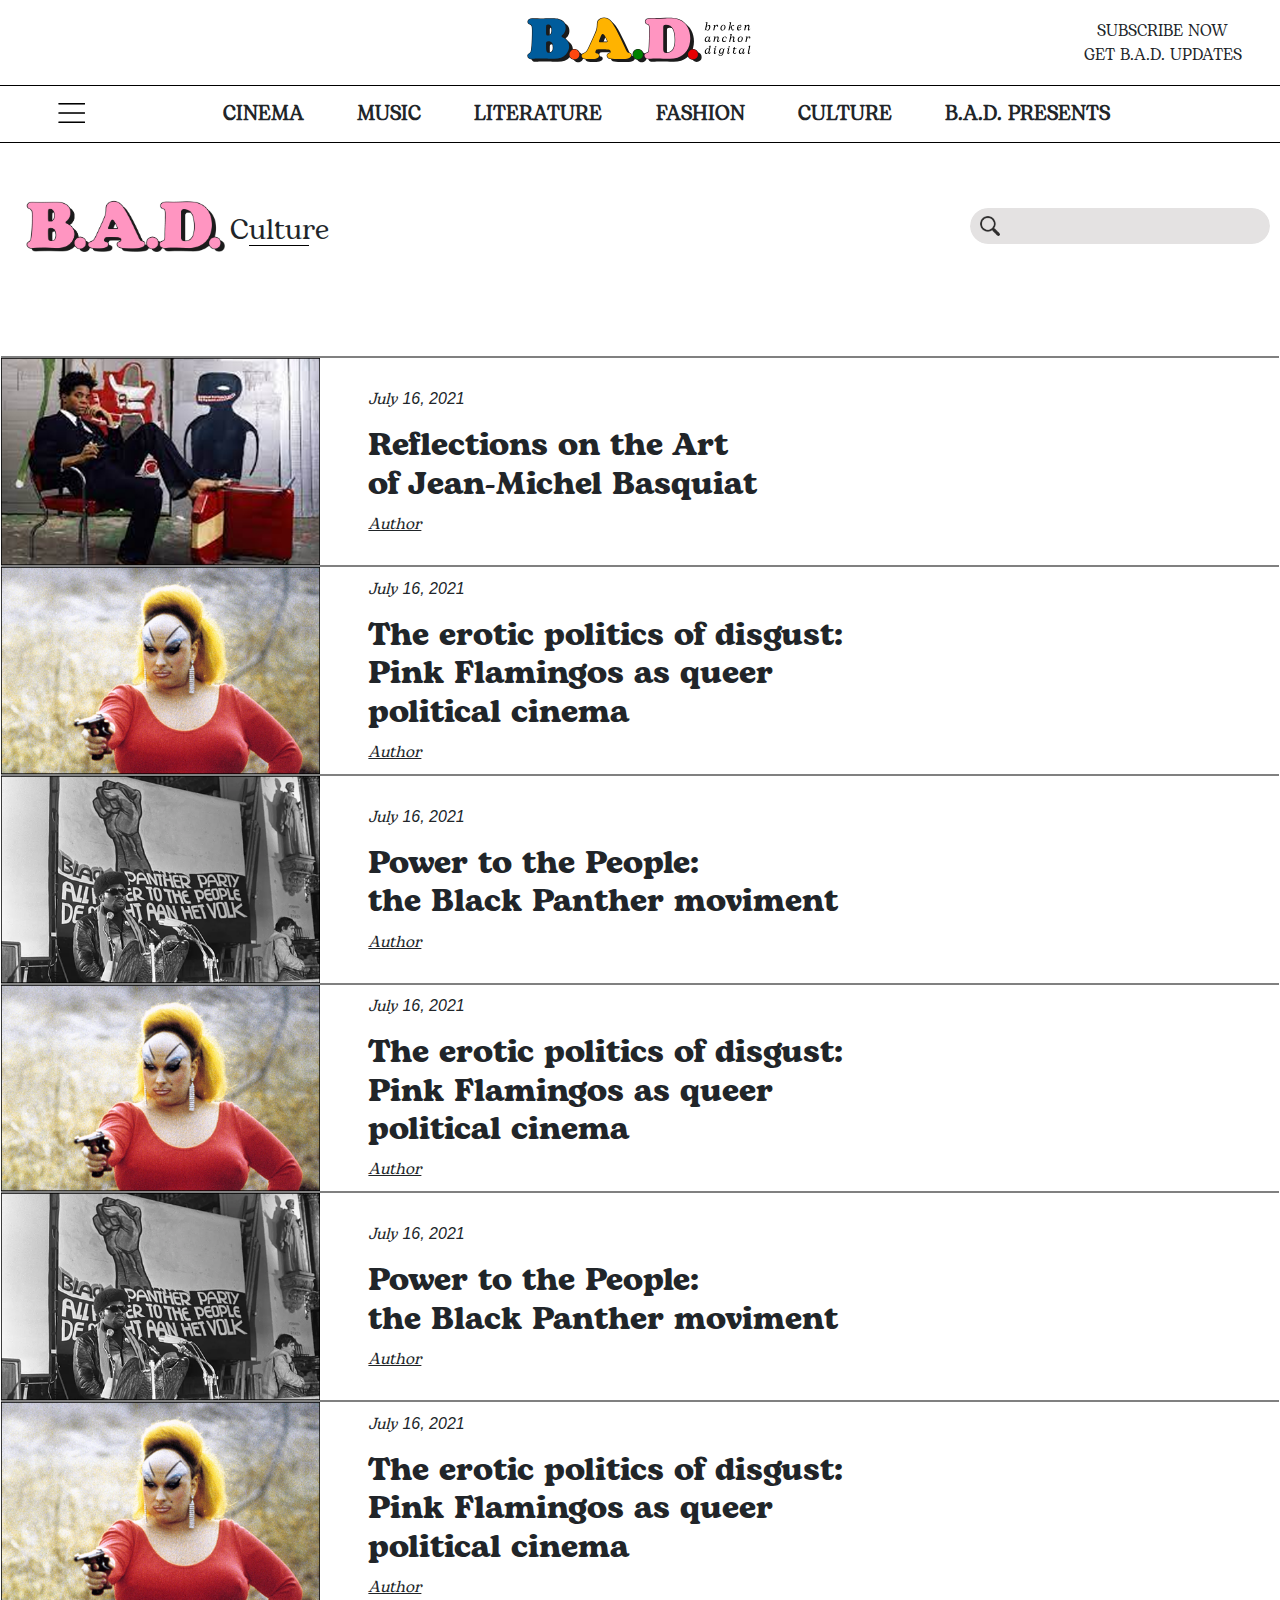
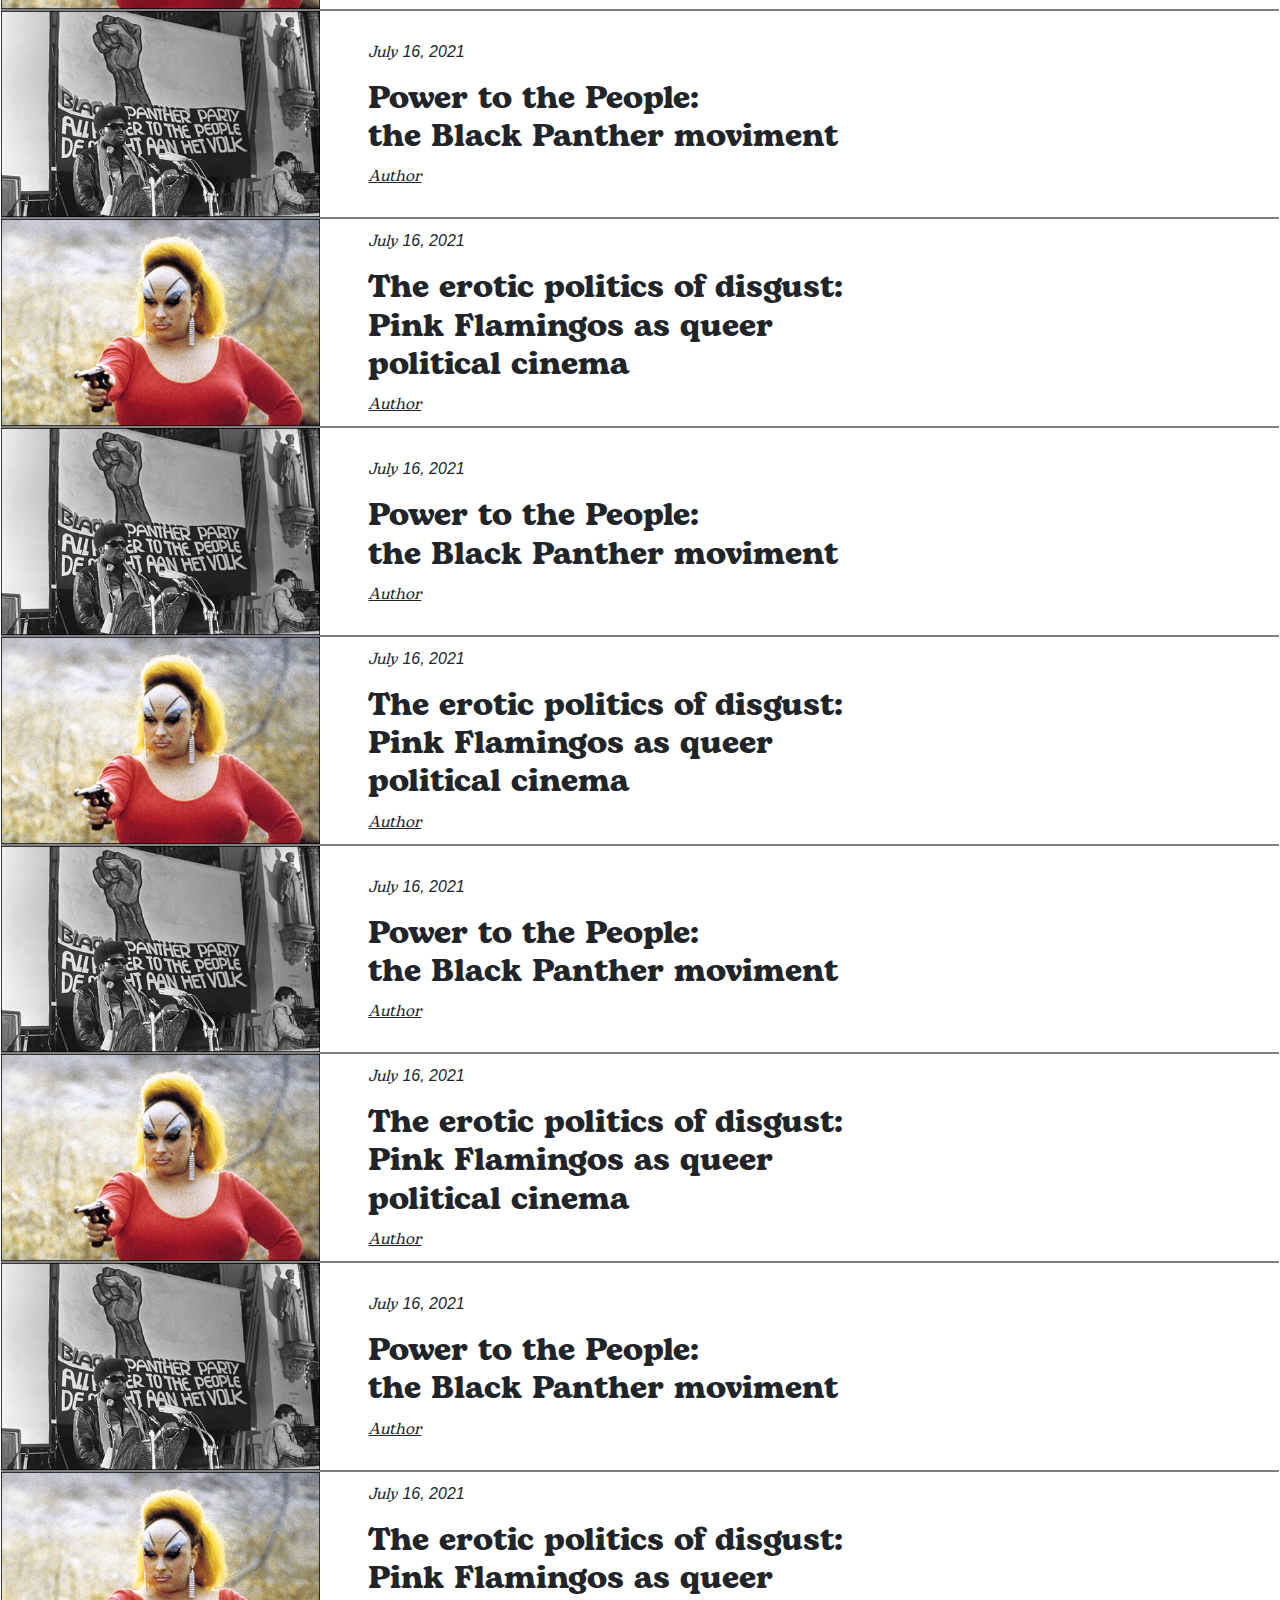
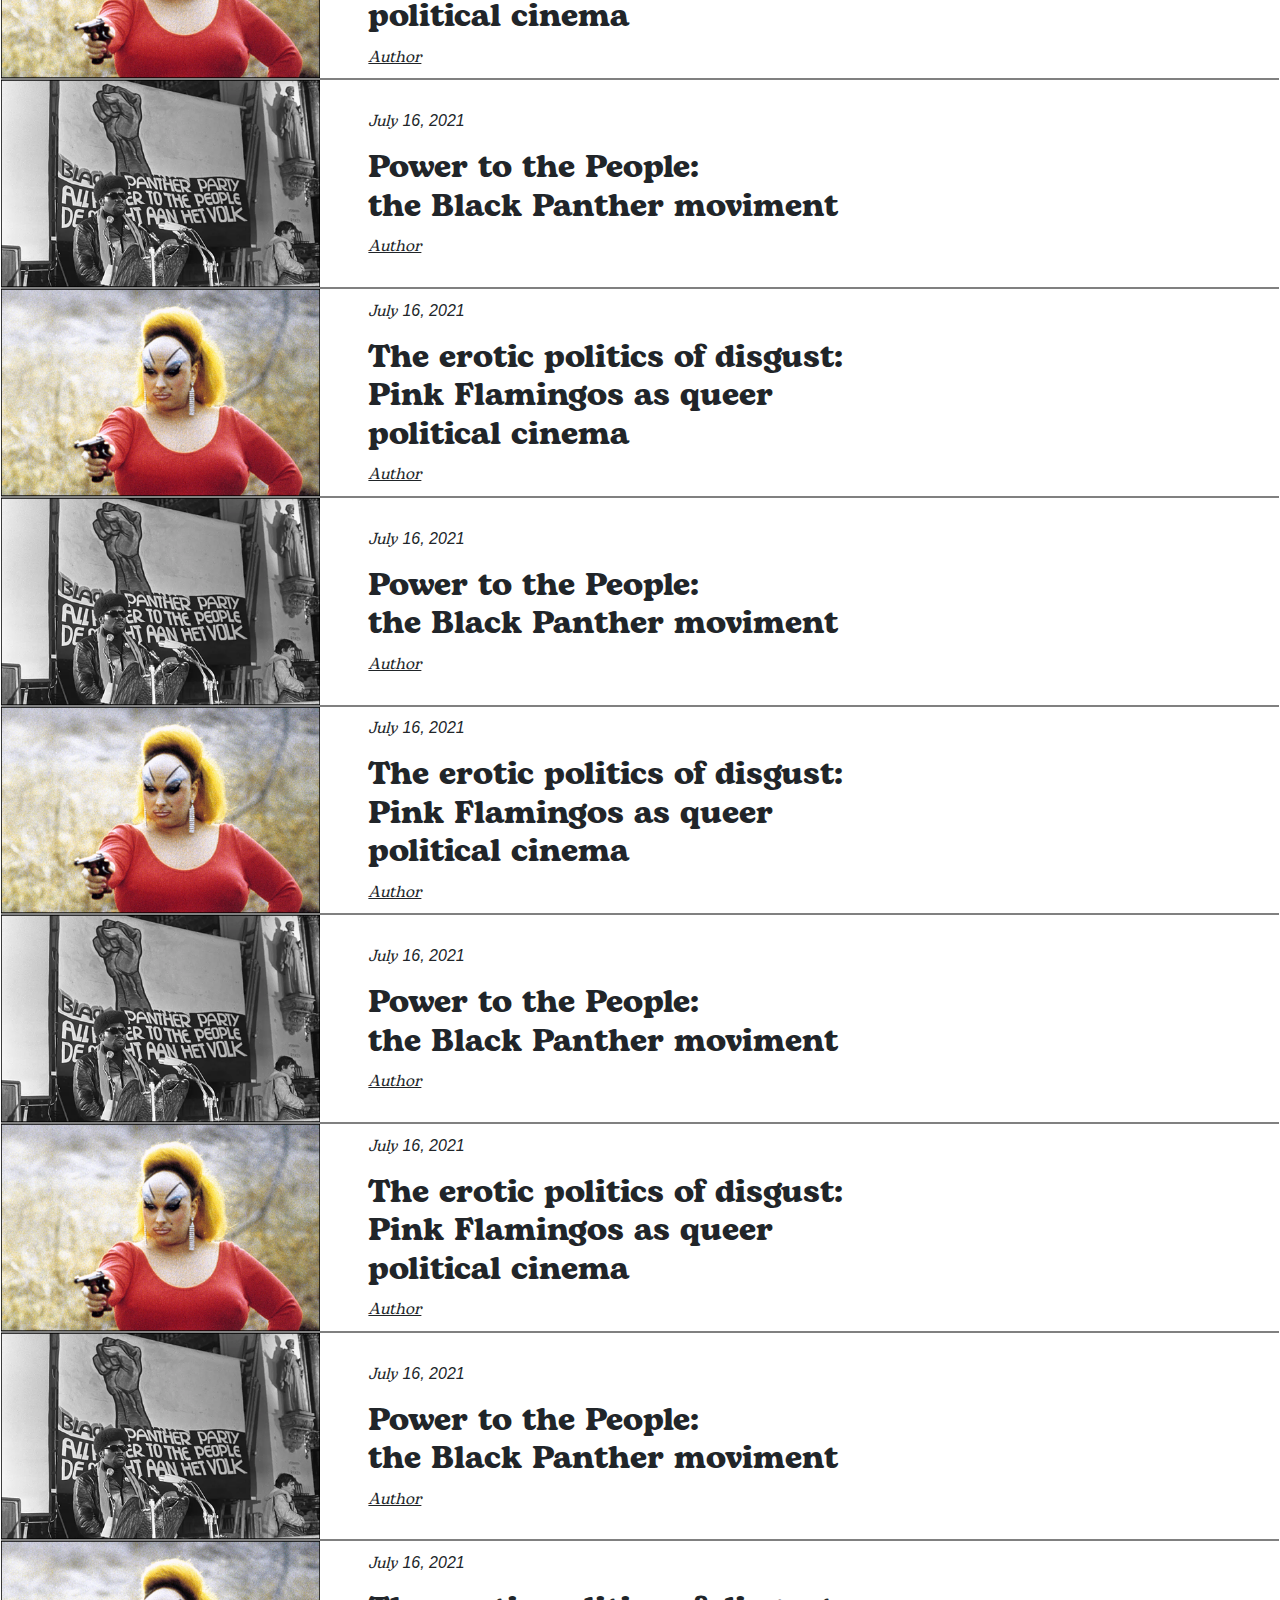
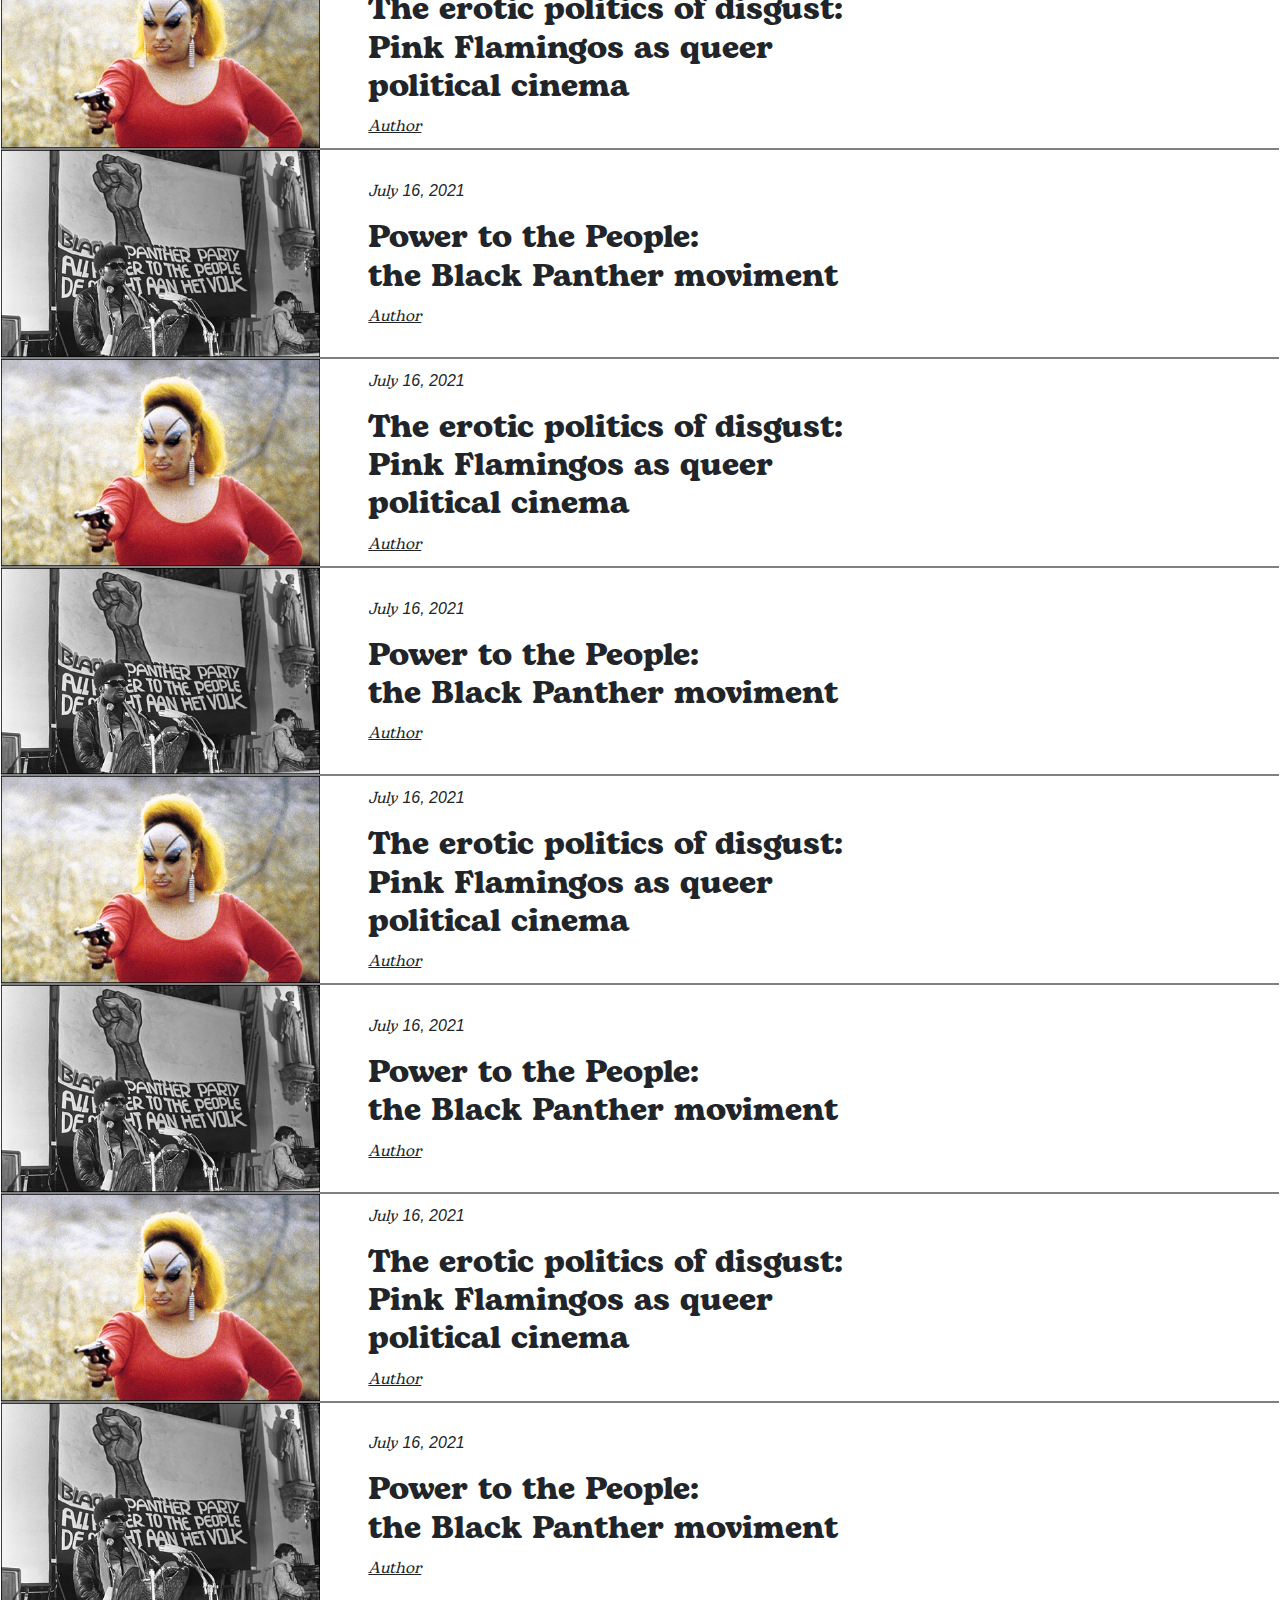
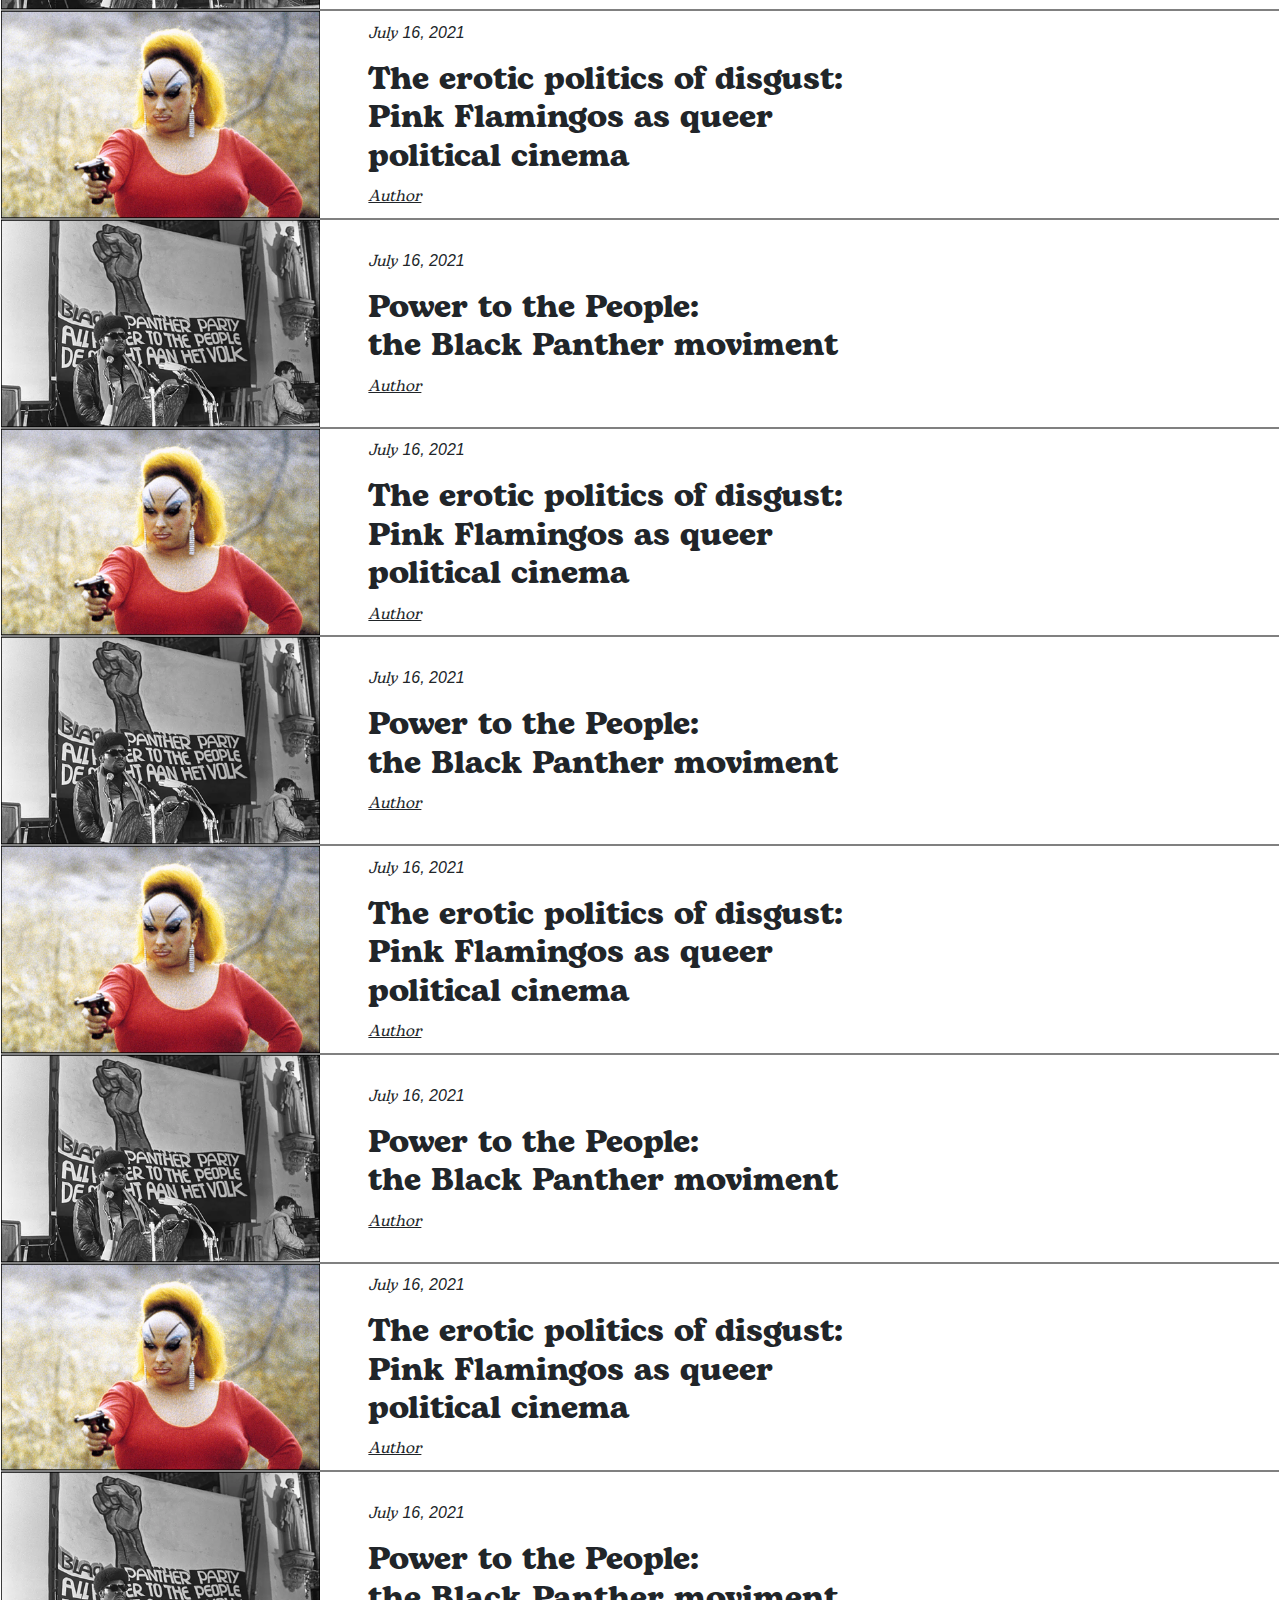
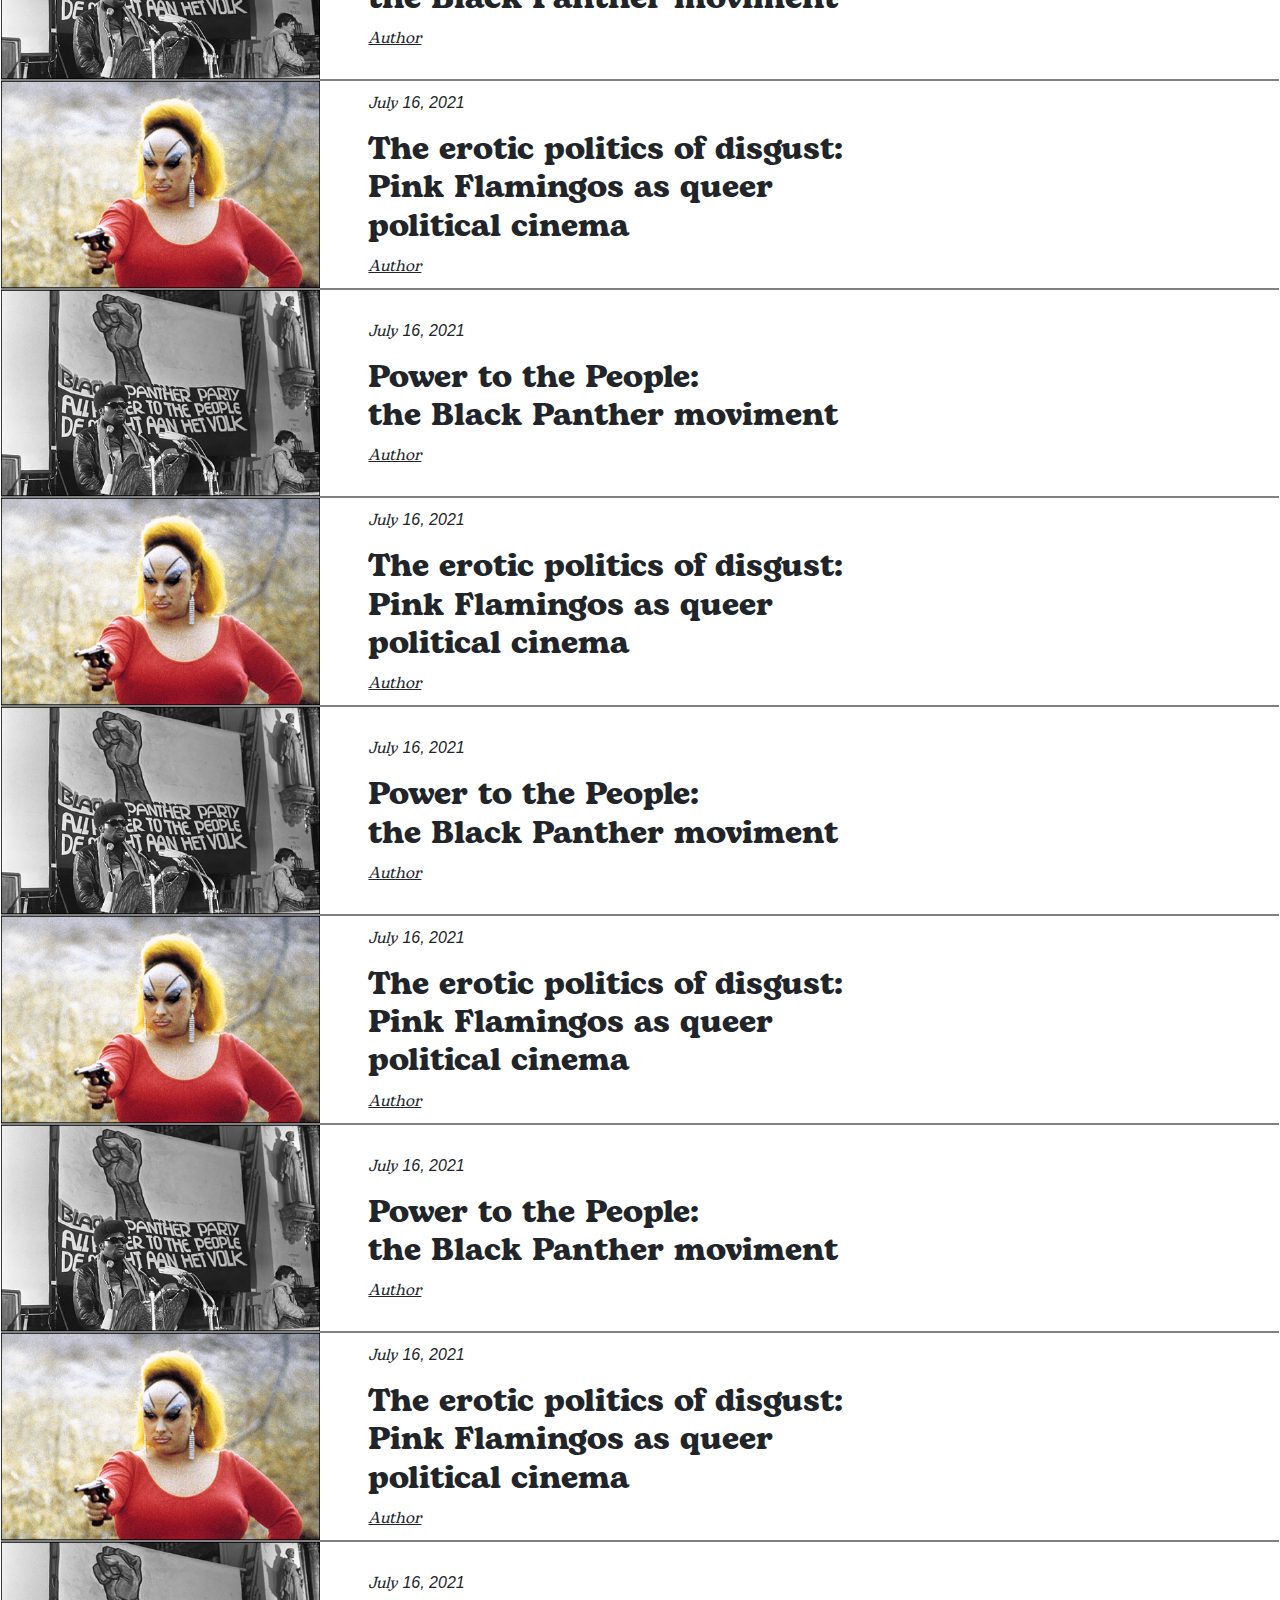
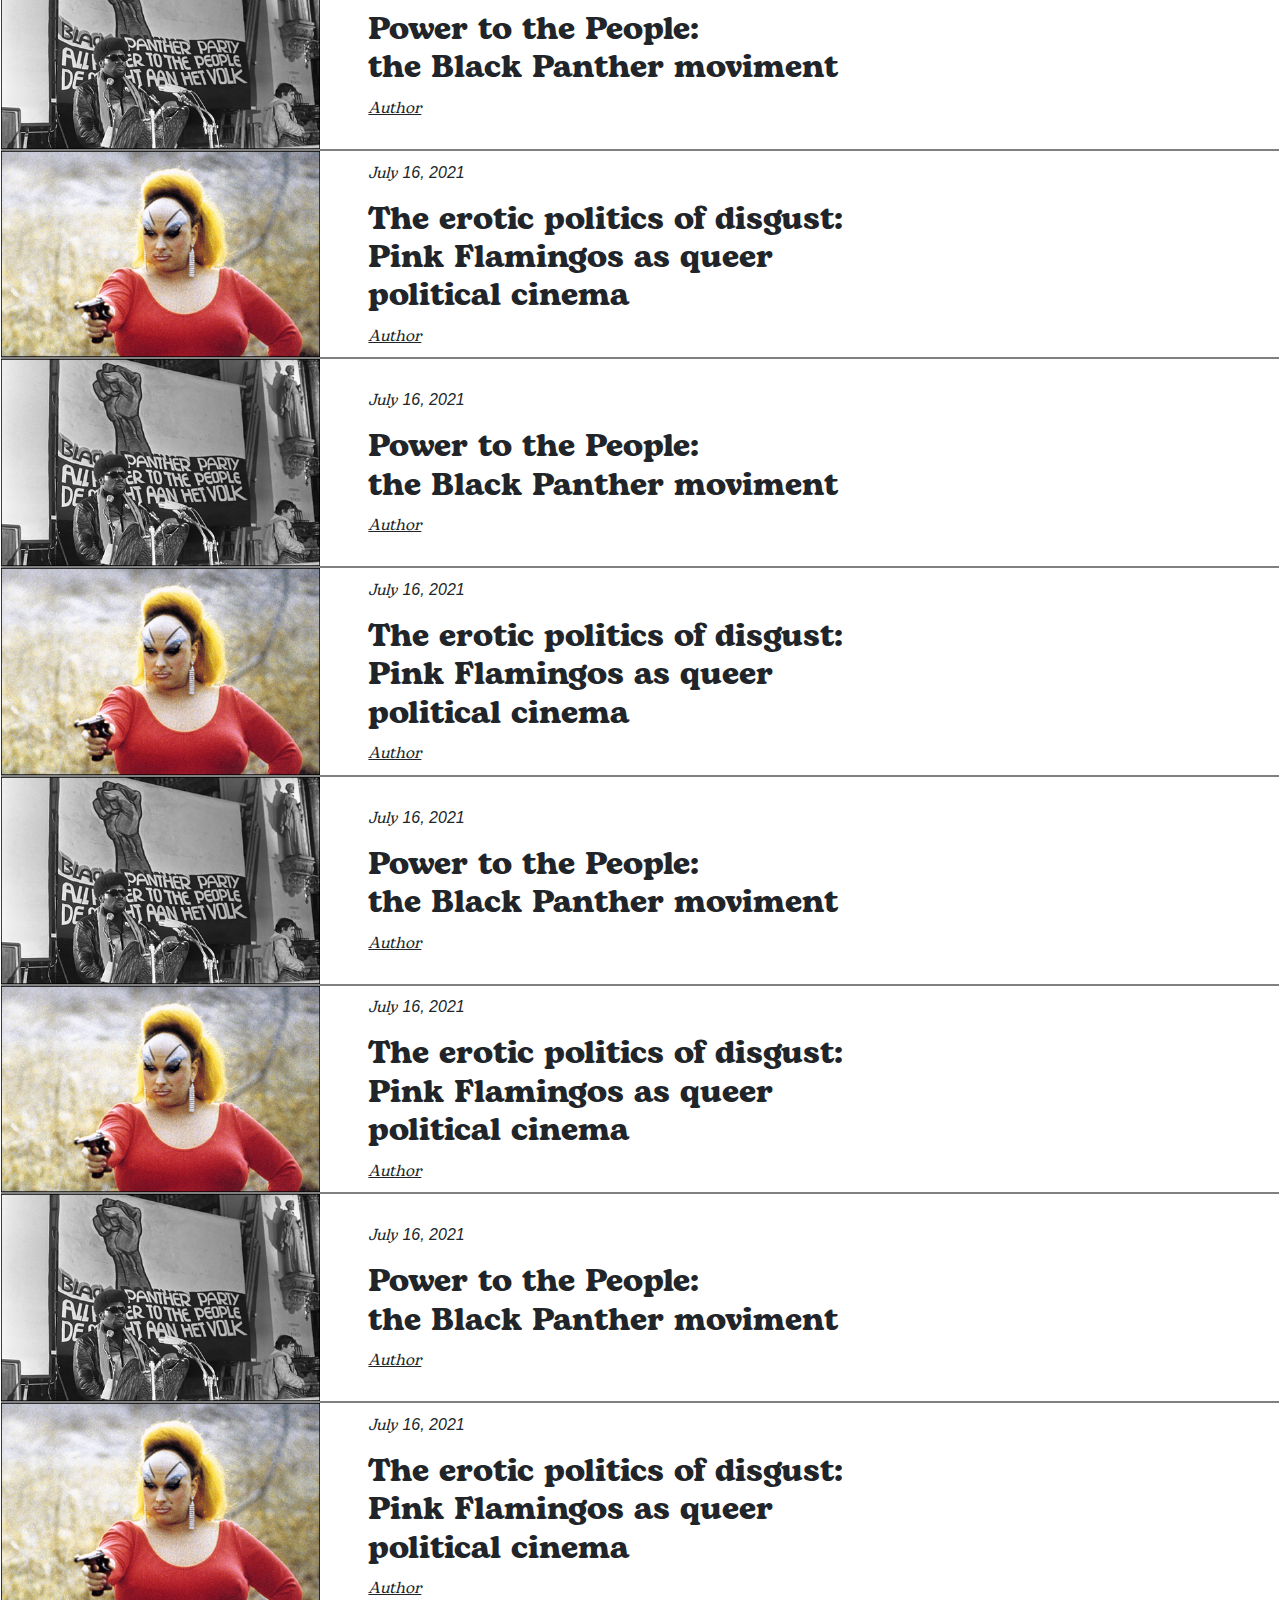
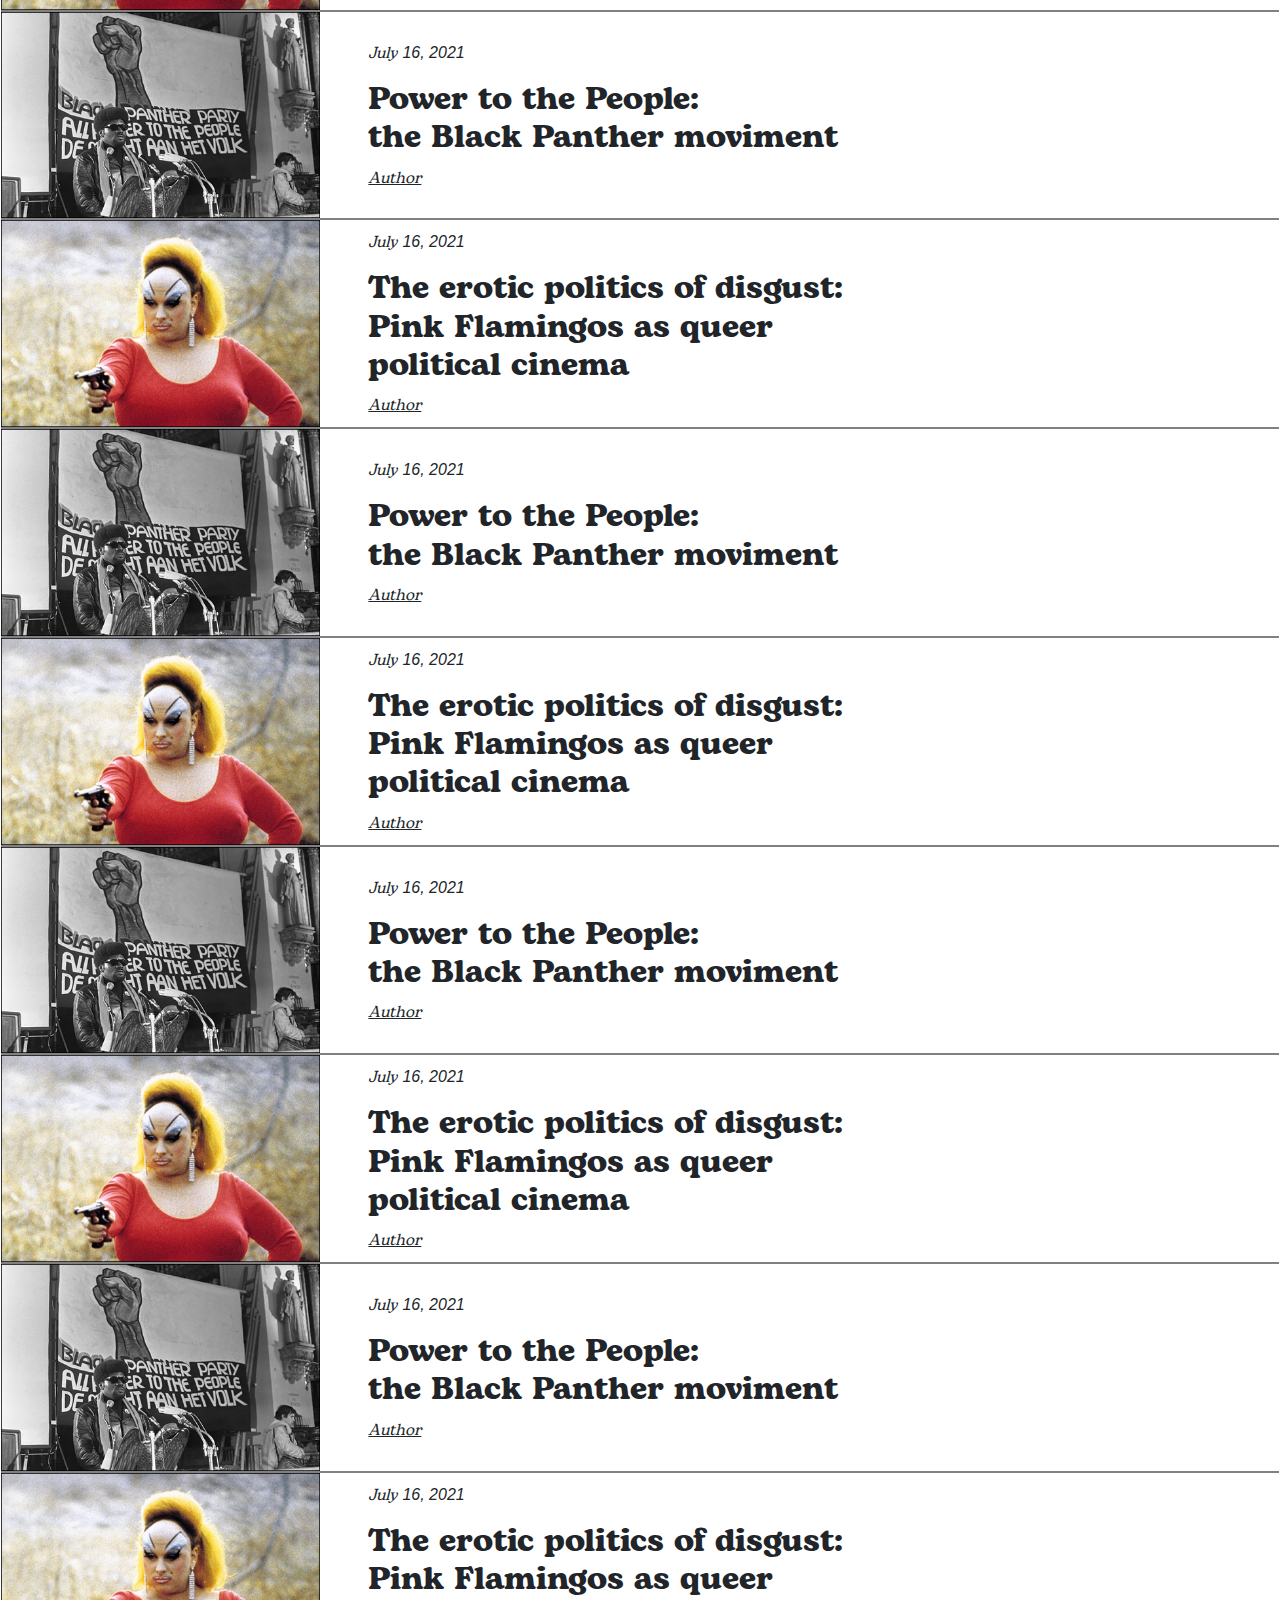
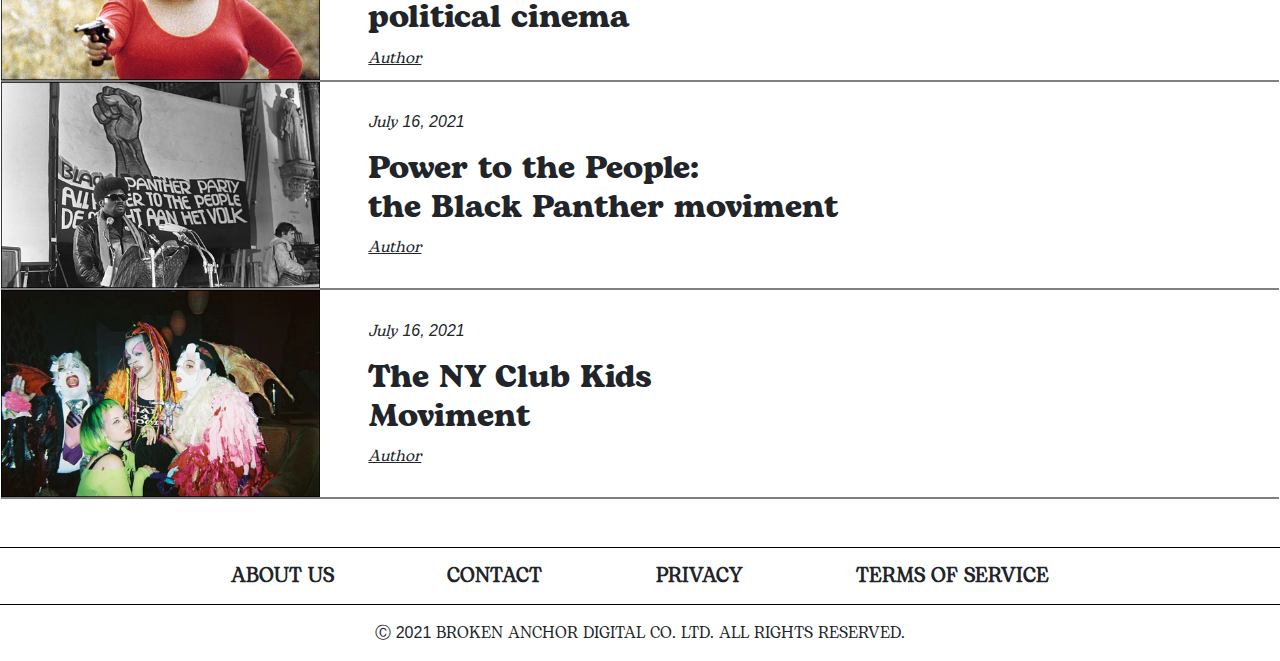
<file: topics-culture.html>
<!doctype html>
<html lang="en">
  <head>
    <!-- Required meta tags -->
    <meta charset="utf-8">
    <meta name="viewport" content="width=device-width, initial-scale=1">

    <!-- Bootstrap CSS -->
    <link href="https://cdn.jsdelivr.net/npm/bootstrap@5.1.0/dist/css/bootstrap.min.css" rel="stylesheet">

    <!-- fontawesome -->
    <link rel="stylesheet" href="https://cdnjs.cloudflare.com/ajax/libs/font-awesome/5.15.4/css/all.min.css"/>

    <!-- slick -->
    <link rel="stylesheet" href="slick/slick.css">
    <link rel="stylesheet" href="slick/slick-theme.css">

    <!-- style.css -->
    <link rel="stylesheet" href="css/style.css">

    <!-- favicon -->
    <link rel="shortcut icon" href="img/BAD Logo.png">
    <title>BAD</title>
  </head>
  <body>
    

    <!-- topBar -->
    <section class="topBar">
        <div class="container-fluid position-relative">
            <div class="row">
                <div class="col-md-10">
                    <div class="text-center">
                        <a href="index.html">
                            <img src="img/BAD Logo.png" class="img-fluid logo" alt="">
                        </a>
                    </div>
                </div>
                <div class="col-md-2 m-auto">
                    <a href="" class="text-dark text-decoration-none text-center d-block text-uppercase">
                        Subscribe now <br>
get B.A.D. updates
                    </a>
                </div>
            </div>
        </div>
    </section>
    <!-- topBar -->


    <!-- menubar -->
    <section class="menuBar py-2 border-top border-bottom">
        <div class="container-fluid">
            <ul class="menu list-unstyled m-0 p-0">
                <li class="d-inline">
                    <button class="btn">
                        <!-- <i class="fa fa-bars"></i> -->
                        <img src="img/bars.png" class="img-fluid bars" alt="">
                    </button>
                </li>
                <li class="d-inline-block text-center">
                    <a href="topics-cinema.html" class="text-dark text-decoration-none">
                        CINEMA
                    </a>
                </li>
                <li class="d-inline-block text-center">
                    <a href="topics-music.html" class="text-dark text-decoration-none">
                        MUSIC
                    </a>
                </li>
                <li class="d-inline-block text-center">
                    <a href="topics-literature.html" class="text-dark text-decoration-none">
                        LITERATURE
                    </a>
                </li>
                <li class="d-inline-block text-center">
                    <a href="topics-fashion.html" class="text-dark text-decoration-none">
                        FASHION
                    </a>
                </li>
                <li class="d-inline-block text-center">
                    <a href="topics-culture.html" class="text-dark text-decoration-none">
                        CULTURE
                    </a>
                </li>
                <li class="d-inline-block text-center">
                    <a href="presents-new.html" class="text-dark text-decoration-none">
                        B.A.D. PRESENTS 
                    </a>
                </li>
            </ul>
        </div>
    </section>
    <!-- menubar -->


      <!-- menu dropdown -->
      <div class="menubg"></div>
      <section class="menuDropDown">
        <ul class="list-unstyled m-0 p-0">
            <li>
                <a href="topics-cinema.html" class="text-dark text-decoration-none">
                    CINEMA
                </a>
            </li>
            <li>
                <a href="topics-music.html" class="text-dark text-decoration-none">
                    MUSIC
                </a>
            </li>
            <li>
                <a href="topics-literature.html" class="text-dark text-decoration-none">
                    LITERATURE
                </a>
            </li>
            <li>
                <a href="topics-fashion.html" class="text-dark text-decoration-none">
                    FASHION
                </a>
            </li>
            <li>
                <a href="topics-culture.html" class="text-dark text-decoration-none">
                    CULTURE
                </a>
            </li>
            <li>
                <a href="presents-new.html" class="text-dark text-decoration-none">
                    B.A.D. PRESENTS 
                </a>
            </li>
        </ul>
          <div class="socials">
              <ul class="list-unstyled d-flex justifyied">
                  <li class="d-inline-block">
                      <a href="" class="text-dark text-decoration-none">
                          <i class="fab fa-facebook-f"></i>
                      </a>
                  </li>
                  <li class="d-inline-block">
                      <a href="" class="text-dark text-decoration-none">
                          <i class="fab fa-twitter"></i>
                      </a>
                  </li>
                  <li class="d-inline-block">
                      <a href="" class="text-dark text-decoration-none">
                          <i class="fab fa-instagram"></i>
                      </a>
                  </li>
                  <li class="d-inline-block">
                      <a href="" class="text-dark text-decoration-none">
                          <i class="fab fa-tumblr"></i>
                      </a>
                  </li>
  
              </ul>
          </div>
      </section>
      <!-- menu dropdown -->


    <!-- section starts -->
    <section class="topics py-5">
        <div class="container-fluid">
            <div class="row">
                <div class="col-md-10 py-2">
                    <img src="img/B.A.D. PINK.png" class="img-fluid pinky" alt=""> <span class="fs-18 d-inline-block">Culture 
                        <div class="line inlie-block"></div>
                    </span>
                </div>
                <div class="col-md-2 py-2 m-auto">
                    <form action="">
                        <input type="text" class="form-control searchBar rounded-pill" name="" id="">
                    </form>
                </div>
            </div>
        </div>
    </section>
    <!-- section starts -->
 <!-- topics section -->
 <section class="py-5">
    <div class="container-fluid p-0">
        <div class="row border">
            <div class="col-md-3 p-0">
                <a href="interview.html" class="text-dark text-decoration-none">
                    <div class="card border-0">
                        <img src="img/cin2.png" class="card-img-top img-fluid" alt="">
                    </div>
                </a>
            </div>
            <div class="col-md-9 ps-5 m-auto">
                <p class="text-italic">
                    July <span class="number">16, 2021</span>
                </p>
                <a href="" class="text-dark text-decoration-none">
                    <h2 class="font-weight-bold">
                        Reflections on the Art <br>
of Jean-Michel Basquiat

                    </h2>
                </a>
                <a href="" class="text-dark text-italic">Author</a>
            </div>
        </div>
        <div class="row border1">
            <div class="col-md-3 p-0">
                <a href="interview.html" class="text-dark text-decoration-none">
                    <div class="card border-0">
                        <img src="img/cin4.png" class="card-img-top img-fluid" alt="">
                    </div>
                </a>
            </div>
            <div class="col-md-9 ps-5 m-auto">
                <p class="text-italic">
                    July <span class="number">16, 2021</span>
                </p>
               <a href="interview.html" class="text-dark text-decoration-none">
                <h2 class="font-weight-bold">
                    


                    The erotic politics of disgust: <br>
                    Pink Flamingos as queer <br>
                    political cinema
                    
                                        </h2>
               </a>
                <a href="" class="text-dark text-italic">Author</a>
            </div>
        </div>
        <div class="row border1">
            <div class="col-md-3 p-0">
                <div class="card border-0">
                    <a href="interview.html" class="text-dark text-decoration-none">
                        <img src="img/cin3.png" class="card-img-top img-fluid" alt="">
                    </a>
                </div>
            </div>
            <div class="col-md-9 ps-5 m-auto">
                <p class="text-italic">
                    July <span class="number">16, 2021</span>
                </p>
                <a href="interview.html" class="text-dark text-decoration-none">
                    <h2 class="font-weight-bold">
                   

                        Power to the People: <br>
                        the Black Panther moviment
                        
                                            </h2>
                </a>
                <a href="" class="text-dark text-italic">Author</a>
            </div>
        </div>
        <div class="row border1">
            <div class="col-md-3 p-0">
                <a href="interview.html" class="text-dark text-decoration-none">
                    <div class="card border-0">
                        <img src="img/cin4.png" class="card-img-top img-fluid" alt="">
                    </div>
                </a>
            </div>
            <div class="col-md-9 ps-5 m-auto">
                <p class="text-italic">
                    July <span class="number">16, 2021</span>
                </p>
               <a href="interview.html" class="text-dark text-decoration-none">
                <h2 class="font-weight-bold">
                    


                    The erotic politics of disgust: <br>
                    Pink Flamingos as queer <br>
                    political cinema
                    
                                        </h2>
               </a>
                <a href="" class="text-dark text-italic">Author</a>
            </div>
        </div>
        <div class="row border1">
            <div class="col-md-3 p-0">
                <div class="card border-0">
                    <a href="interview.html" class="text-dark text-decoration-none">
                        <img src="img/cin3.png" class="card-img-top img-fluid" alt="">
                    </a>
                </div>
            </div>
            <div class="col-md-9 ps-5 m-auto">
                <p class="text-italic">
                    July <span class="number">16, 2021</span>
                </p>
                <a href="interview.html" class="text-dark text-decoration-none">
                    <h2 class="font-weight-bold">
                   

                        Power to the People: <br>
                        the Black Panther moviment
                        
                                            </h2>
                </a>
                <a href="" class="text-dark text-italic">Author</a>
            </div>
        </div>
        <div class="row border1">
            <div class="col-md-3 p-0">
                <a href="interview.html" class="text-dark text-decoration-none">
                    <div class="card border-0">
                        <img src="img/cin4.png" class="card-img-top img-fluid" alt="">
                    </div>
                </a>
            </div>
            <div class="col-md-9 ps-5 m-auto">
                <p class="text-italic">
                    July <span class="number">16, 2021</span>
                </p>
               <a href="interview.html" class="text-dark text-decoration-none">
                <h2 class="font-weight-bold">
                    


                    The erotic politics of disgust: <br>
                    Pink Flamingos as queer <br>
                    political cinema
                    
                                        </h2>
               </a>
                <a href="" class="text-dark text-italic">Author</a>
            </div>
        </div>
        <div class="row border1">
            <div class="col-md-3 p-0">
                <div class="card border-0">
                    <a href="interview.html" class="text-dark text-decoration-none">
                        <img src="img/cin3.png" class="card-img-top img-fluid" alt="">
                    </a>
                </div>
            </div>
            <div class="col-md-9 ps-5 m-auto">
                <p class="text-italic">
                    July <span class="number">16, 2021</span>
                </p>
                <a href="interview.html" class="text-dark text-decoration-none">
                    <h2 class="font-weight-bold">
                   

                        Power to the People: <br>
                        the Black Panther moviment
                        
                                            </h2>
                </a>
                <a href="" class="text-dark text-italic">Author</a>
            </div>
        </div>
        <div class="row border1">
            <div class="col-md-3 p-0">
                <a href="interview.html" class="text-dark text-decoration-none">
                    <div class="card border-0">
                        <img src="img/cin4.png" class="card-img-top img-fluid" alt="">
                    </div>
                </a>
            </div>
            <div class="col-md-9 ps-5 m-auto">
                <p class="text-italic">
                    July <span class="number">16, 2021</span>
                </p>
               <a href="interview.html" class="text-dark text-decoration-none">
                <h2 class="font-weight-bold">
                    


                    The erotic politics of disgust: <br>
                    Pink Flamingos as queer <br>
                    political cinema
                    
                                        </h2>
               </a>
                <a href="" class="text-dark text-italic">Author</a>
            </div>
        </div>
        <div class="row border1">
            <div class="col-md-3 p-0">
                <div class="card border-0">
                    <a href="interview.html" class="text-dark text-decoration-none">
                        <img src="img/cin3.png" class="card-img-top img-fluid" alt="">
                    </a>
                </div>
            </div>
            <div class="col-md-9 ps-5 m-auto">
                <p class="text-italic">
                    July <span class="number">16, 2021</span>
                </p>
                <a href="interview.html" class="text-dark text-decoration-none">
                    <h2 class="font-weight-bold">
                   

                        Power to the People: <br>
                        the Black Panther moviment
                        
                                            </h2>
                </a>
                <a href="" class="text-dark text-italic">Author</a>
            </div>
        </div>
        <div class="row border1">
            <div class="col-md-3 p-0">
                <a href="interview.html" class="text-dark text-decoration-none">
                    <div class="card border-0">
                        <img src="img/cin4.png" class="card-img-top img-fluid" alt="">
                    </div>
                </a>
            </div>
            <div class="col-md-9 ps-5 m-auto">
                <p class="text-italic">
                    July <span class="number">16, 2021</span>
                </p>
               <a href="interview.html" class="text-dark text-decoration-none">
                <h2 class="font-weight-bold">
                    


                    The erotic politics of disgust: <br>
                    Pink Flamingos as queer <br>
                    political cinema
                    
                                        </h2>
               </a>
                <a href="" class="text-dark text-italic">Author</a>
            </div>
        </div>
        <div class="row border1">
            <div class="col-md-3 p-0">
                <div class="card border-0">
                    <a href="interview.html" class="text-dark text-decoration-none">
                        <img src="img/cin3.png" class="card-img-top img-fluid" alt="">
                    </a>
                </div>
            </div>
            <div class="col-md-9 ps-5 m-auto">
                <p class="text-italic">
                    July <span class="number">16, 2021</span>
                </p>
                <a href="interview.html" class="text-dark text-decoration-none">
                    <h2 class="font-weight-bold">
                   

                        Power to the People: <br>
                        the Black Panther moviment
                        
                                            </h2>
                </a>
                <a href="" class="text-dark text-italic">Author</a>
            </div>
        </div>
        <div class="row border1">
            <div class="col-md-3 p-0">
                <a href="interview.html" class="text-dark text-decoration-none">
                    <div class="card border-0">
                        <img src="img/cin4.png" class="card-img-top img-fluid" alt="">
                    </div>
                </a>
            </div>
            <div class="col-md-9 ps-5 m-auto">
                <p class="text-italic">
                    July <span class="number">16, 2021</span>
                </p>
               <a href="interview.html" class="text-dark text-decoration-none">
                <h2 class="font-weight-bold">
                    


                    The erotic politics of disgust: <br>
                    Pink Flamingos as queer <br>
                    political cinema
                    
                                        </h2>
               </a>
                <a href="" class="text-dark text-italic">Author</a>
            </div>
        </div>
        <div class="row border1">
            <div class="col-md-3 p-0">
                <div class="card border-0">
                    <a href="interview.html" class="text-dark text-decoration-none">
                        <img src="img/cin3.png" class="card-img-top img-fluid" alt="">
                    </a>
                </div>
            </div>
            <div class="col-md-9 ps-5 m-auto">
                <p class="text-italic">
                    July <span class="number">16, 2021</span>
                </p>
                <a href="interview.html" class="text-dark text-decoration-none">
                    <h2 class="font-weight-bold">
                   

                        Power to the People: <br>
                        the Black Panther moviment
                        
                                            </h2>
                </a>
                <a href="" class="text-dark text-italic">Author</a>
            </div>
        </div>
        <div class="row border1">
            <div class="col-md-3 p-0">
                <a href="interview.html" class="text-dark text-decoration-none">
                    <div class="card border-0">
                        <img src="img/cin4.png" class="card-img-top img-fluid" alt="">
                    </div>
                </a>
            </div>
            <div class="col-md-9 ps-5 m-auto">
                <p class="text-italic">
                    July <span class="number">16, 2021</span>
                </p>
               <a href="interview.html" class="text-dark text-decoration-none">
                <h2 class="font-weight-bold">
                    


                    The erotic politics of disgust: <br>
                    Pink Flamingos as queer <br>
                    political cinema
                    
                                        </h2>
               </a>
                <a href="" class="text-dark text-italic">Author</a>
            </div>
        </div>
        <div class="row border1">
            <div class="col-md-3 p-0">
                <div class="card border-0">
                    <a href="interview.html" class="text-dark text-decoration-none">
                        <img src="img/cin3.png" class="card-img-top img-fluid" alt="">
                    </a>
                </div>
            </div>
            <div class="col-md-9 ps-5 m-auto">
                <p class="text-italic">
                    July <span class="number">16, 2021</span>
                </p>
                <a href="interview.html" class="text-dark text-decoration-none">
                    <h2 class="font-weight-bold">
                   

                        Power to the People: <br>
                        the Black Panther moviment
                        
                                            </h2>
                </a>
                <a href="" class="text-dark text-italic">Author</a>
            </div>
        </div>
        <div class="row border1">
            <div class="col-md-3 p-0">
                <a href="interview.html" class="text-dark text-decoration-none">
                    <div class="card border-0">
                        <img src="img/cin4.png" class="card-img-top img-fluid" alt="">
                    </div>
                </a>
            </div>
            <div class="col-md-9 ps-5 m-auto">
                <p class="text-italic">
                    July <span class="number">16, 2021</span>
                </p>
               <a href="interview.html" class="text-dark text-decoration-none">
                <h2 class="font-weight-bold">
                    


                    The erotic politics of disgust: <br>
                    Pink Flamingos as queer <br>
                    political cinema
                    
                                        </h2>
               </a>
                <a href="" class="text-dark text-italic">Author</a>
            </div>
        </div>
        <div class="row border1">
            <div class="col-md-3 p-0">
                <div class="card border-0">
                    <a href="interview.html" class="text-dark text-decoration-none">
                        <img src="img/cin3.png" class="card-img-top img-fluid" alt="">
                    </a>
                </div>
            </div>
            <div class="col-md-9 ps-5 m-auto">
                <p class="text-italic">
                    July <span class="number">16, 2021</span>
                </p>
                <a href="interview.html" class="text-dark text-decoration-none">
                    <h2 class="font-weight-bold">
                   

                        Power to the People: <br>
                        the Black Panther moviment
                        
                                            </h2>
                </a>
                <a href="" class="text-dark text-italic">Author</a>
            </div>
        </div>
        <div class="row border1">
            <div class="col-md-3 p-0">
                <a href="interview.html" class="text-dark text-decoration-none">
                    <div class="card border-0">
                        <img src="img/cin4.png" class="card-img-top img-fluid" alt="">
                    </div>
                </a>
            </div>
            <div class="col-md-9 ps-5 m-auto">
                <p class="text-italic">
                    July <span class="number">16, 2021</span>
                </p>
               <a href="interview.html" class="text-dark text-decoration-none">
                <h2 class="font-weight-bold">
                    


                    The erotic politics of disgust: <br>
                    Pink Flamingos as queer <br>
                    political cinema
                    
                                        </h2>
               </a>
                <a href="" class="text-dark text-italic">Author</a>
            </div>
        </div>
        <div class="row border1">
            <div class="col-md-3 p-0">
                <div class="card border-0">
                    <a href="interview.html" class="text-dark text-decoration-none">
                        <img src="img/cin3.png" class="card-img-top img-fluid" alt="">
                    </a>
                </div>
            </div>
            <div class="col-md-9 ps-5 m-auto">
                <p class="text-italic">
                    July <span class="number">16, 2021</span>
                </p>
                <a href="interview.html" class="text-dark text-decoration-none">
                    <h2 class="font-weight-bold">
                   

                        Power to the People: <br>
                        the Black Panther moviment
                        
                                            </h2>
                </a>
                <a href="" class="text-dark text-italic">Author</a>
            </div>
        </div>
        <div class="row border1">
            <div class="col-md-3 p-0">
                <a href="interview.html" class="text-dark text-decoration-none">
                    <div class="card border-0">
                        <img src="img/cin4.png" class="card-img-top img-fluid" alt="">
                    </div>
                </a>
            </div>
            <div class="col-md-9 ps-5 m-auto">
                <p class="text-italic">
                    July <span class="number">16, 2021</span>
                </p>
               <a href="interview.html" class="text-dark text-decoration-none">
                <h2 class="font-weight-bold">
                    


                    The erotic politics of disgust: <br>
                    Pink Flamingos as queer <br>
                    political cinema
                    
                                        </h2>
               </a>
                <a href="" class="text-dark text-italic">Author</a>
            </div>
        </div>
        <div class="row border1">
            <div class="col-md-3 p-0">
                <div class="card border-0">
                    <a href="interview.html" class="text-dark text-decoration-none">
                        <img src="img/cin3.png" class="card-img-top img-fluid" alt="">
                    </a>
                </div>
            </div>
            <div class="col-md-9 ps-5 m-auto">
                <p class="text-italic">
                    July <span class="number">16, 2021</span>
                </p>
                <a href="interview.html" class="text-dark text-decoration-none">
                    <h2 class="font-weight-bold">
                   

                        Power to the People: <br>
                        the Black Panther moviment
                        
                                            </h2>
                </a>
                <a href="" class="text-dark text-italic">Author</a>
            </div>
        </div>
        <div class="row border1">
            <div class="col-md-3 p-0">
                <a href="interview.html" class="text-dark text-decoration-none">
                    <div class="card border-0">
                        <img src="img/cin4.png" class="card-img-top img-fluid" alt="">
                    </div>
                </a>
            </div>
            <div class="col-md-9 ps-5 m-auto">
                <p class="text-italic">
                    July <span class="number">16, 2021</span>
                </p>
               <a href="interview.html" class="text-dark text-decoration-none">
                <h2 class="font-weight-bold">
                    


                    The erotic politics of disgust: <br>
                    Pink Flamingos as queer <br>
                    political cinema
                    
                                        </h2>
               </a>
                <a href="" class="text-dark text-italic">Author</a>
            </div>
        </div>
        <div class="row border1">
            <div class="col-md-3 p-0">
                <div class="card border-0">
                    <a href="interview.html" class="text-dark text-decoration-none">
                        <img src="img/cin3.png" class="card-img-top img-fluid" alt="">
                    </a>
                </div>
            </div>
            <div class="col-md-9 ps-5 m-auto">
                <p class="text-italic">
                    July <span class="number">16, 2021</span>
                </p>
                <a href="interview.html" class="text-dark text-decoration-none">
                    <h2 class="font-weight-bold">
                   

                        Power to the People: <br>
                        the Black Panther moviment
                        
                                            </h2>
                </a>
                <a href="" class="text-dark text-italic">Author</a>
            </div>
        </div>
        <div class="row border1">
            <div class="col-md-3 p-0">
                <a href="interview.html" class="text-dark text-decoration-none">
                    <div class="card border-0">
                        <img src="img/cin4.png" class="card-img-top img-fluid" alt="">
                    </div>
                </a>
            </div>
            <div class="col-md-9 ps-5 m-auto">
                <p class="text-italic">
                    July <span class="number">16, 2021</span>
                </p>
               <a href="interview.html" class="text-dark text-decoration-none">
                <h2 class="font-weight-bold">
                    


                    The erotic politics of disgust: <br>
                    Pink Flamingos as queer <br>
                    political cinema
                    
                                        </h2>
               </a>
                <a href="" class="text-dark text-italic">Author</a>
            </div>
        </div>
        <div class="row border1">
            <div class="col-md-3 p-0">
                <div class="card border-0">
                    <a href="interview.html" class="text-dark text-decoration-none">
                        <img src="img/cin3.png" class="card-img-top img-fluid" alt="">
                    </a>
                </div>
            </div>
            <div class="col-md-9 ps-5 m-auto">
                <p class="text-italic">
                    July <span class="number">16, 2021</span>
                </p>
                <a href="interview.html" class="text-dark text-decoration-none">
                    <h2 class="font-weight-bold">
                   

                        Power to the People: <br>
                        the Black Panther moviment
                        
                                            </h2>
                </a>
                <a href="" class="text-dark text-italic">Author</a>
            </div>
        </div>
        <div class="row border1">
            <div class="col-md-3 p-0">
                <a href="interview.html" class="text-dark text-decoration-none">
                    <div class="card border-0">
                        <img src="img/cin4.png" class="card-img-top img-fluid" alt="">
                    </div>
                </a>
            </div>
            <div class="col-md-9 ps-5 m-auto">
                <p class="text-italic">
                    July <span class="number">16, 2021</span>
                </p>
               <a href="interview.html" class="text-dark text-decoration-none">
                <h2 class="font-weight-bold">
                    


                    The erotic politics of disgust: <br>
                    Pink Flamingos as queer <br>
                    political cinema
                    
                                        </h2>
               </a>
                <a href="" class="text-dark text-italic">Author</a>
            </div>
        </div>
        <div class="row border1">
            <div class="col-md-3 p-0">
                <div class="card border-0">
                    <a href="interview.html" class="text-dark text-decoration-none">
                        <img src="img/cin3.png" class="card-img-top img-fluid" alt="">
                    </a>
                </div>
            </div>
            <div class="col-md-9 ps-5 m-auto">
                <p class="text-italic">
                    July <span class="number">16, 2021</span>
                </p>
                <a href="interview.html" class="text-dark text-decoration-none">
                    <h2 class="font-weight-bold">
                   

                        Power to the People: <br>
                        the Black Panther moviment
                        
                                            </h2>
                </a>
                <a href="" class="text-dark text-italic">Author</a>
            </div>
        </div>
        <div class="row border1">
            <div class="col-md-3 p-0">
                <a href="interview.html" class="text-dark text-decoration-none">
                    <div class="card border-0">
                        <img src="img/cin4.png" class="card-img-top img-fluid" alt="">
                    </div>
                </a>
            </div>
            <div class="col-md-9 ps-5 m-auto">
                <p class="text-italic">
                    July <span class="number">16, 2021</span>
                </p>
               <a href="interview.html" class="text-dark text-decoration-none">
                <h2 class="font-weight-bold">
                    


                    The erotic politics of disgust: <br>
                    Pink Flamingos as queer <br>
                    political cinema
                    
                                        </h2>
               </a>
                <a href="" class="text-dark text-italic">Author</a>
            </div>
        </div>
        <div class="row border1">
            <div class="col-md-3 p-0">
                <div class="card border-0">
                    <a href="interview.html" class="text-dark text-decoration-none">
                        <img src="img/cin3.png" class="card-img-top img-fluid" alt="">
                    </a>
                </div>
            </div>
            <div class="col-md-9 ps-5 m-auto">
                <p class="text-italic">
                    July <span class="number">16, 2021</span>
                </p>
                <a href="interview.html" class="text-dark text-decoration-none">
                    <h2 class="font-weight-bold">
                   

                        Power to the People: <br>
                        the Black Panther moviment
                        
                                            </h2>
                </a>
                <a href="" class="text-dark text-italic">Author</a>
            </div>
        </div>
        <div class="row border1">
            <div class="col-md-3 p-0">
                <a href="interview.html" class="text-dark text-decoration-none">
                    <div class="card border-0">
                        <img src="img/cin4.png" class="card-img-top img-fluid" alt="">
                    </div>
                </a>
            </div>
            <div class="col-md-9 ps-5 m-auto">
                <p class="text-italic">
                    July <span class="number">16, 2021</span>
                </p>
               <a href="interview.html" class="text-dark text-decoration-none">
                <h2 class="font-weight-bold">
                    


                    The erotic politics of disgust: <br>
                    Pink Flamingos as queer <br>
                    political cinema
                    
                                        </h2>
               </a>
                <a href="" class="text-dark text-italic">Author</a>
            </div>
        </div>
        <div class="row border1">
            <div class="col-md-3 p-0">
                <div class="card border-0">
                    <a href="interview.html" class="text-dark text-decoration-none">
                        <img src="img/cin3.png" class="card-img-top img-fluid" alt="">
                    </a>
                </div>
            </div>
            <div class="col-md-9 ps-5 m-auto">
                <p class="text-italic">
                    July <span class="number">16, 2021</span>
                </p>
                <a href="interview.html" class="text-dark text-decoration-none">
                    <h2 class="font-weight-bold">
                   

                        Power to the People: <br>
                        the Black Panther moviment
                        
                                            </h2>
                </a>
                <a href="" class="text-dark text-italic">Author</a>
            </div>
        </div>
        <div class="row border1">
            <div class="col-md-3 p-0">
                <a href="interview.html" class="text-dark text-decoration-none">
                    <div class="card border-0">
                        <img src="img/cin4.png" class="card-img-top img-fluid" alt="">
                    </div>
                </a>
            </div>
            <div class="col-md-9 ps-5 m-auto">
                <p class="text-italic">
                    July <span class="number">16, 2021</span>
                </p>
               <a href="interview.html" class="text-dark text-decoration-none">
                <h2 class="font-weight-bold">
                    


                    The erotic politics of disgust: <br>
                    Pink Flamingos as queer <br>
                    political cinema
                    
                                        </h2>
               </a>
                <a href="" class="text-dark text-italic">Author</a>
            </div>
        </div>
        <div class="row border1">
            <div class="col-md-3 p-0">
                <div class="card border-0">
                    <a href="interview.html" class="text-dark text-decoration-none">
                        <img src="img/cin3.png" class="card-img-top img-fluid" alt="">
                    </a>
                </div>
            </div>
            <div class="col-md-9 ps-5 m-auto">
                <p class="text-italic">
                    July <span class="number">16, 2021</span>
                </p>
                <a href="interview.html" class="text-dark text-decoration-none">
                    <h2 class="font-weight-bold">
                   

                        Power to the People: <br>
                        the Black Panther moviment
                        
                                            </h2>
                </a>
                <a href="" class="text-dark text-italic">Author</a>
            </div>
        </div>
        <div class="row border1">
            <div class="col-md-3 p-0">
                <a href="interview.html" class="text-dark text-decoration-none">
                    <div class="card border-0">
                        <img src="img/cin4.png" class="card-img-top img-fluid" alt="">
                    </div>
                </a>
            </div>
            <div class="col-md-9 ps-5 m-auto">
                <p class="text-italic">
                    July <span class="number">16, 2021</span>
                </p>
               <a href="interview.html" class="text-dark text-decoration-none">
                <h2 class="font-weight-bold">
                    


                    The erotic politics of disgust: <br>
                    Pink Flamingos as queer <br>
                    political cinema
                    
                                        </h2>
               </a>
                <a href="" class="text-dark text-italic">Author</a>
            </div>
        </div>
        <div class="row border1">
            <div class="col-md-3 p-0">
                <div class="card border-0">
                    <a href="interview.html" class="text-dark text-decoration-none">
                        <img src="img/cin3.png" class="card-img-top img-fluid" alt="">
                    </a>
                </div>
            </div>
            <div class="col-md-9 ps-5 m-auto">
                <p class="text-italic">
                    July <span class="number">16, 2021</span>
                </p>
                <a href="interview.html" class="text-dark text-decoration-none">
                    <h2 class="font-weight-bold">
                   

                        Power to the People: <br>
                        the Black Panther moviment
                        
                                            </h2>
                </a>
                <a href="" class="text-dark text-italic">Author</a>
            </div>
        </div>
        <div class="row border1">
            <div class="col-md-3 p-0">
                <a href="interview.html" class="text-dark text-decoration-none">
                    <div class="card border-0">
                        <img src="img/cin4.png" class="card-img-top img-fluid" alt="">
                    </div>
                </a>
            </div>
            <div class="col-md-9 ps-5 m-auto">
                <p class="text-italic">
                    July <span class="number">16, 2021</span>
                </p>
               <a href="interview.html" class="text-dark text-decoration-none">
                <h2 class="font-weight-bold">
                    


                    The erotic politics of disgust: <br>
                    Pink Flamingos as queer <br>
                    political cinema
                    
                                        </h2>
               </a>
                <a href="" class="text-dark text-italic">Author</a>
            </div>
        </div>
        <div class="row border1">
            <div class="col-md-3 p-0">
                <div class="card border-0">
                    <a href="interview.html" class="text-dark text-decoration-none">
                        <img src="img/cin3.png" class="card-img-top img-fluid" alt="">
                    </a>
                </div>
            </div>
            <div class="col-md-9 ps-5 m-auto">
                <p class="text-italic">
                    July <span class="number">16, 2021</span>
                </p>
                <a href="interview.html" class="text-dark text-decoration-none">
                    <h2 class="font-weight-bold">
                   

                        Power to the People: <br>
                        the Black Panther moviment
                        
                                            </h2>
                </a>
                <a href="" class="text-dark text-italic">Author</a>
            </div>
        </div>
        <div class="row border1">
            <div class="col-md-3 p-0">
                <a href="interview.html" class="text-dark text-decoration-none">
                    <div class="card border-0">
                        <img src="img/cin4.png" class="card-img-top img-fluid" alt="">
                    </div>
                </a>
            </div>
            <div class="col-md-9 ps-5 m-auto">
                <p class="text-italic">
                    July <span class="number">16, 2021</span>
                </p>
               <a href="interview.html" class="text-dark text-decoration-none">
                <h2 class="font-weight-bold">
                    


                    The erotic politics of disgust: <br>
                    Pink Flamingos as queer <br>
                    political cinema
                    
                                        </h2>
               </a>
                <a href="" class="text-dark text-italic">Author</a>
            </div>
        </div>
        <div class="row border1">
            <div class="col-md-3 p-0">
                <div class="card border-0">
                    <a href="interview.html" class="text-dark text-decoration-none">
                        <img src="img/cin3.png" class="card-img-top img-fluid" alt="">
                    </a>
                </div>
            </div>
            <div class="col-md-9 ps-5 m-auto">
                <p class="text-italic">
                    July <span class="number">16, 2021</span>
                </p>
                <a href="interview.html" class="text-dark text-decoration-none">
                    <h2 class="font-weight-bold">
                   

                        Power to the People: <br>
                        the Black Panther moviment
                        
                                            </h2>
                </a>
                <a href="" class="text-dark text-italic">Author</a>
            </div>
        </div>
        <div class="row border1">
            <div class="col-md-3 p-0">
                <a href="interview.html" class="text-dark text-decoration-none">
                    <div class="card border-0">
                        <img src="img/cin4.png" class="card-img-top img-fluid" alt="">
                    </div>
                </a>
            </div>
            <div class="col-md-9 ps-5 m-auto">
                <p class="text-italic">
                    July <span class="number">16, 2021</span>
                </p>
               <a href="interview.html" class="text-dark text-decoration-none">
                <h2 class="font-weight-bold">
                    


                    The erotic politics of disgust: <br>
                    Pink Flamingos as queer <br>
                    political cinema
                    
                                        </h2>
               </a>
                <a href="" class="text-dark text-italic">Author</a>
            </div>
        </div>
        <div class="row border1">
            <div class="col-md-3 p-0">
                <div class="card border-0">
                    <a href="interview.html" class="text-dark text-decoration-none">
                        <img src="img/cin3.png" class="card-img-top img-fluid" alt="">
                    </a>
                </div>
            </div>
            <div class="col-md-9 ps-5 m-auto">
                <p class="text-italic">
                    July <span class="number">16, 2021</span>
                </p>
                <a href="interview.html" class="text-dark text-decoration-none">
                    <h2 class="font-weight-bold">
                   

                        Power to the People: <br>
                        the Black Panther moviment
                        
                                            </h2>
                </a>
                <a href="" class="text-dark text-italic">Author</a>
            </div>
        </div>
        <div class="row border1">
            <div class="col-md-3 p-0">
                <a href="interview.html" class="text-dark text-decoration-none">
                    <div class="card border-0">
                        <img src="img/cin4.png" class="card-img-top img-fluid" alt="">
                    </div>
                </a>
            </div>
            <div class="col-md-9 ps-5 m-auto">
                <p class="text-italic">
                    July <span class="number">16, 2021</span>
                </p>
               <a href="interview.html" class="text-dark text-decoration-none">
                <h2 class="font-weight-bold">
                    


                    The erotic politics of disgust: <br>
                    Pink Flamingos as queer <br>
                    political cinema
                    
                                        </h2>
               </a>
                <a href="" class="text-dark text-italic">Author</a>
            </div>
        </div>
        <div class="row border1">
            <div class="col-md-3 p-0">
                <div class="card border-0">
                    <a href="interview.html" class="text-dark text-decoration-none">
                        <img src="img/cin3.png" class="card-img-top img-fluid" alt="">
                    </a>
                </div>
            </div>
            <div class="col-md-9 ps-5 m-auto">
                <p class="text-italic">
                    July <span class="number">16, 2021</span>
                </p>
                <a href="interview.html" class="text-dark text-decoration-none">
                    <h2 class="font-weight-bold">
                   

                        Power to the People: <br>
                        the Black Panther moviment
                        
                                            </h2>
                </a>
                <a href="" class="text-dark text-italic">Author</a>
            </div>
        </div>
        <div class="row border1">
            <div class="col-md-3 p-0">
                <a href="interview.html" class="text-dark text-decoration-none">
                    <div class="card border-0">
                        <img src="img/cin4.png" class="card-img-top img-fluid" alt="">
                    </div>
                </a>
            </div>
            <div class="col-md-9 ps-5 m-auto">
                <p class="text-italic">
                    July <span class="number">16, 2021</span>
                </p>
               <a href="interview.html" class="text-dark text-decoration-none">
                <h2 class="font-weight-bold">
                    


                    The erotic politics of disgust: <br>
                    Pink Flamingos as queer <br>
                    political cinema
                    
                                        </h2>
               </a>
                <a href="" class="text-dark text-italic">Author</a>
            </div>
        </div>
        <div class="row border1">
            <div class="col-md-3 p-0">
                <div class="card border-0">
                    <a href="interview.html" class="text-dark text-decoration-none">
                        <img src="img/cin3.png" class="card-img-top img-fluid" alt="">
                    </a>
                </div>
            </div>
            <div class="col-md-9 ps-5 m-auto">
                <p class="text-italic">
                    July <span class="number">16, 2021</span>
                </p>
                <a href="interview.html" class="text-dark text-decoration-none">
                    <h2 class="font-weight-bold">
                   

                        Power to the People: <br>
                        the Black Panther moviment
                        
                                            </h2>
                </a>
                <a href="" class="text-dark text-italic">Author</a>
            </div>
        </div>
        <div class="row border1">
            <div class="col-md-3 p-0">
                <a href="interview.html" class="text-dark text-decoration-none">
                    <div class="card border-0">
                        <img src="img/cin4.png" class="card-img-top img-fluid" alt="">
                    </div>
                </a>
            </div>
            <div class="col-md-9 ps-5 m-auto">
                <p class="text-italic">
                    July <span class="number">16, 2021</span>
                </p>
               <a href="interview.html" class="text-dark text-decoration-none">
                <h2 class="font-weight-bold">
                    


                    The erotic politics of disgust: <br>
                    Pink Flamingos as queer <br>
                    political cinema
                    
                                        </h2>
               </a>
                <a href="" class="text-dark text-italic">Author</a>
            </div>
        </div>
        <div class="row border1">
            <div class="col-md-3 p-0">
                <div class="card border-0">
                    <a href="interview.html" class="text-dark text-decoration-none">
                        <img src="img/cin3.png" class="card-img-top img-fluid" alt="">
                    </a>
                </div>
            </div>
            <div class="col-md-9 ps-5 m-auto">
                <p class="text-italic">
                    July <span class="number">16, 2021</span>
                </p>
                <a href="interview.html" class="text-dark text-decoration-none">
                    <h2 class="font-weight-bold">
                   

                        Power to the People: <br>
                        the Black Panther moviment
                        
                                            </h2>
                </a>
                <a href="" class="text-dark text-italic">Author</a>
            </div>
        </div>
        <div class="row border1">
            <div class="col-md-3 p-0">
                <a href="interview.html" class="text-dark text-decoration-none">
                    <div class="card border-0">
                        <img src="img/cin4.png" class="card-img-top img-fluid" alt="">
                    </div>
                </a>
            </div>
            <div class="col-md-9 ps-5 m-auto">
                <p class="text-italic">
                    July <span class="number">16, 2021</span>
                </p>
               <a href="interview.html" class="text-dark text-decoration-none">
                <h2 class="font-weight-bold">
                    


                    The erotic politics of disgust: <br>
                    Pink Flamingos as queer <br>
                    political cinema
                    
                                        </h2>
               </a>
                <a href="" class="text-dark text-italic">Author</a>
            </div>
        </div>
        <div class="row border1">
            <div class="col-md-3 p-0">
                <div class="card border-0">
                    <a href="interview.html" class="text-dark text-decoration-none">
                        <img src="img/cin3.png" class="card-img-top img-fluid" alt="">
                    </a>
                </div>
            </div>
            <div class="col-md-9 ps-5 m-auto">
                <p class="text-italic">
                    July <span class="number">16, 2021</span>
                </p>
                <a href="interview.html" class="text-dark text-decoration-none">
                    <h2 class="font-weight-bold">
                   

                        Power to the People: <br>
                        the Black Panther moviment
                        
                                            </h2>
                </a>
                <a href="" class="text-dark text-italic">Author</a>
            </div>
        </div>
        <div class="row border1">
            <div class="col-md-3 p-0">
                <a href="interview.html" class="text-dark text-decoration-none">
                    <div class="card border-0">
                        <img src="img/cin4.png" class="card-img-top img-fluid" alt="">
                    </div>
                </a>
            </div>
            <div class="col-md-9 ps-5 m-auto">
                <p class="text-italic">
                    July <span class="number">16, 2021</span>
                </p>
               <a href="interview.html" class="text-dark text-decoration-none">
                <h2 class="font-weight-bold">
                    


                    The erotic politics of disgust: <br>
                    Pink Flamingos as queer <br>
                    political cinema
                    
                                        </h2>
               </a>
                <a href="" class="text-dark text-italic">Author</a>
            </div>
        </div>
        <div class="row border1">
            <div class="col-md-3 p-0">
                <div class="card border-0">
                    <a href="interview.html" class="text-dark text-decoration-none">
                        <img src="img/cin3.png" class="card-img-top img-fluid" alt="">
                    </a>
                </div>
            </div>
            <div class="col-md-9 ps-5 m-auto">
                <p class="text-italic">
                    July <span class="number">16, 2021</span>
                </p>
                <a href="interview.html" class="text-dark text-decoration-none">
                    <h2 class="font-weight-bold">
                   

                        Power to the People: <br>
                        the Black Panther moviment
                        
                                            </h2>
                </a>
                <a href="" class="text-dark text-italic">Author</a>
            </div>
        </div>
        <div class="row border1">
            <div class="col-md-3 p-0">
                <a href="interview.html" class="text-dark text-decoration-none">
                    <div class="card border-0">
                        <img src="img/cin4.png" class="card-img-top img-fluid" alt="">
                    </div>
                </a>
            </div>
            <div class="col-md-9 ps-5 m-auto">
                <p class="text-italic">
                    July <span class="number">16, 2021</span>
                </p>
               <a href="interview.html" class="text-dark text-decoration-none">
                <h2 class="font-weight-bold">
                    


                    The erotic politics of disgust: <br>
                    Pink Flamingos as queer <br>
                    political cinema
                    
                                        </h2>
               </a>
                <a href="" class="text-dark text-italic">Author</a>
            </div>
        </div>
        <div class="row border1">
            <div class="col-md-3 p-0">
                <div class="card border-0">
                    <a href="interview.html" class="text-dark text-decoration-none">
                        <img src="img/cin3.png" class="card-img-top img-fluid" alt="">
                    </a>
                </div>
            </div>
            <div class="col-md-9 ps-5 m-auto">
                <p class="text-italic">
                    July <span class="number">16, 2021</span>
                </p>
                <a href="interview.html" class="text-dark text-decoration-none">
                    <h2 class="font-weight-bold">
                   

                        Power to the People: <br>
                        the Black Panther moviment
                        
                                            </h2>
                </a>
                <a href="" class="text-dark text-italic">Author</a>
            </div>
        </div>
        <div class="row border1">
            <div class="col-md-3 p-0">
                <a href="interview.html" class="text-dark text-decoration-none">
                    <div class="card border-0">
                        <img src="img/cin4.png" class="card-img-top img-fluid" alt="">
                    </div>
                </a>
            </div>
            <div class="col-md-9 ps-5 m-auto">
                <p class="text-italic">
                    July <span class="number">16, 2021</span>
                </p>
               <a href="interview.html" class="text-dark text-decoration-none">
                <h2 class="font-weight-bold">
                    


                    The erotic politics of disgust: <br>
                    Pink Flamingos as queer <br>
                    political cinema
                    
                                        </h2>
               </a>
                <a href="" class="text-dark text-italic">Author</a>
            </div>
        </div>
        <div class="row border1">
            <div class="col-md-3 p-0">
                <div class="card border-0">
                    <a href="interview.html" class="text-dark text-decoration-none">
                        <img src="img/cin3.png" class="card-img-top img-fluid" alt="">
                    </a>
                </div>
            </div>
            <div class="col-md-9 ps-5 m-auto">
                <p class="text-italic">
                    July <span class="number">16, 2021</span>
                </p>
                <a href="interview.html" class="text-dark text-decoration-none">
                    <h2 class="font-weight-bold">
                   

                        Power to the People: <br>
                        the Black Panther moviment
                        
                                            </h2>
                </a>
                <a href="" class="text-dark text-italic">Author</a>
            </div>
        </div>
        <div class="row border1">
            <div class="col-md-3 p-0">
                <a href="interview.html" class="text-dark text-decoration-none">
                    <div class="card border-0">
                        <img src="img/cin4.png" class="card-img-top img-fluid" alt="">
                    </div>
                </a>
            </div>
            <div class="col-md-9 ps-5 m-auto">
                <p class="text-italic">
                    July <span class="number">16, 2021</span>
                </p>
               <a href="interview.html" class="text-dark text-decoration-none">
                <h2 class="font-weight-bold">
                    


                    The erotic politics of disgust: <br>
                    Pink Flamingos as queer <br>
                    political cinema
                    
                                        </h2>
               </a>
                <a href="" class="text-dark text-italic">Author</a>
            </div>
        </div>
        <div class="row border1">
            <div class="col-md-3 p-0">
                <div class="card border-0">
                    <a href="interview.html" class="text-dark text-decoration-none">
                        <img src="img/cin3.png" class="card-img-top img-fluid" alt="">
                    </a>
                </div>
            </div>
            <div class="col-md-9 ps-5 m-auto">
                <p class="text-italic">
                    July <span class="number">16, 2021</span>
                </p>
                <a href="interview.html" class="text-dark text-decoration-none">
                    <h2 class="font-weight-bold">
                   

                        Power to the People: <br>
                        the Black Panther moviment
                        
                                            </h2>
                </a>
                <a href="" class="text-dark text-italic">Author</a>
            </div>
        </div>
        <div class="row border1">
            <div class="col-md-3 p-0">
                <a href="interview.html" class="text-dark text-decoration-none">
                    <div class="card border-0">
                        <img src="img/cin4.png" class="card-img-top img-fluid" alt="">
                    </div>
                </a>
            </div>
            <div class="col-md-9 ps-5 m-auto">
                <p class="text-italic">
                    July <span class="number">16, 2021</span>
                </p>
               <a href="interview.html" class="text-dark text-decoration-none">
                <h2 class="font-weight-bold">
                    


                    The erotic politics of disgust: <br>
                    Pink Flamingos as queer <br>
                    political cinema
                    
                                        </h2>
               </a>
                <a href="" class="text-dark text-italic">Author</a>
            </div>
        </div>
        <div class="row border1">
            <div class="col-md-3 p-0">
                <div class="card border-0">
                    <a href="interview.html" class="text-dark text-decoration-none">
                        <img src="img/cin3.png" class="card-img-top img-fluid" alt="">
                    </a>
                </div>
            </div>
            <div class="col-md-9 ps-5 m-auto">
                <p class="text-italic">
                    July <span class="number">16, 2021</span>
                </p>
                <a href="interview.html" class="text-dark text-decoration-none">
                    <h2 class="font-weight-bold">
                   

                        Power to the People: <br>
                        the Black Panther moviment
                        
                                            </h2>
                </a>
                <a href="" class="text-dark text-italic">Author</a>
            </div>
        </div>
        <div class="row border1">
            <div class="col-md-3 p-0">
                <a href="interview.html" class="text-dark text-decoration-none">
                    <div class="card border-0">
                        <img src="img/cin4.png" class="card-img-top img-fluid" alt="">
                    </div>
                </a>
            </div>
            <div class="col-md-9 ps-5 m-auto">
                <p class="text-italic">
                    July <span class="number">16, 2021</span>
                </p>
               <a href="interview.html" class="text-dark text-decoration-none">
                <h2 class="font-weight-bold">
                    


                    The erotic politics of disgust: <br>
                    Pink Flamingos as queer <br>
                    political cinema
                    
                                        </h2>
               </a>
                <a href="" class="text-dark text-italic">Author</a>
            </div>
        </div>
        <div class="row border1">
            <div class="col-md-3 p-0">
                <div class="card border-0">
                    <a href="interview.html" class="text-dark text-decoration-none">
                        <img src="img/cin3.png" class="card-img-top img-fluid" alt="">
                    </a>
                </div>
            </div>
            <div class="col-md-9 ps-5 m-auto">
                <p class="text-italic">
                    July <span class="number">16, 2021</span>
                </p>
                <a href="interview.html" class="text-dark text-decoration-none">
                    <h2 class="font-weight-bold">
                   

                        Power to the People: <br>
                        the Black Panther moviment
                        
                                            </h2>
                </a>
                <a href="" class="text-dark text-italic">Author</a>
            </div>
        </div>
        <div class="row border2">
            <div class="col-md-3 p-0">
                <div class="card border-0">
                    <a href="interview.html" class="text-dark text-decoration-none">
                        <img src="img/cin1.png" class="card-img-top img-fluid" alt="">
                    </a>
                </div>
            </div>
            <div class="col-md-9 ps-5 m-auto">
                <p class="text-italic">
                    July <span class="number">16, 2021</span>
                </p>
                <a href="interview.html" class="text-dark text-decoration-none">
                    <h2 class="font-weight-bold">
                   

                        The NY Club Kids<br>
                        Moviment
                        
                                            </h2>
                </a>
                <a href="" class="text-dark text-italic">Author</a>
            </div>
        </div>
    </div>
</section>
<!-- topics section -->

             <!-- menubar -->
    <section class="menuBar py-2 border-top border-bottom">
        <div class="container-fluid">
            <ul class="menu list-unstyled m-0 p-0">
                
                <li class="d-inline-block text-center">
                    <a href="#cinema" class="text-dark text-decoration-none">
                        ABOUT US
                    </a>
                </li>
                <li class="d-inline-block text-center">
                    <a href="#exampleModal" data-bs-toggle="modal" class="text-dark text-decoration-none">
                        CONTACT
                    </a>
                </li>
                <li class="d-inline-block text-center">
                    <a href="#literature" class="text-dark text-decoration-none">
                        PRIVACY
                    </a>
                </li>
                <li class="d-inline-block text-center">
                    <a href="#fashion" class="text-dark text-decoration-none">
                       TERMS OF SERVICE
                    </a>
                </li>
            </ul>
        </div>
    </section>
    <!-- menubar -->


    <!-- COPYRIGHT -->
    <section class="copyright py-3">
        <p class="text-center mb-0">
            Ⓒ <span class="number">2021</span> BROKEN ANCHOR DIGITAL CO. LTD. ALL RIGHTS RESERVED.

        </p>
    </section>
    <!-- COPYRIGHT -->


     <!-- Modal -->
  <div class="modal fade" id="exampleModal" tabindex="-1" aria-labelledby="exampleModalLabel" aria-hidden="true">
    <div class="modal-dialog modal-dialog-centered modal-lg">
      <div class="modal-content">
        <div class="modal-header">
         <h5>Contact Us</h5>
          <button type="button" class="btn-close" data-bs-dismiss="modal" aria-label="Close"></button>
        </div>
        <div class="modal-body">
         <form action="">
             <div class="form-group">
                 <select name="" class="form-control" id="">
                     <option value="" selected disabled>Choose Enquiry Type</option>
                     <option value="">Enquiry</option>
                     <option value="">Enquiry</option>
                     <option value="">Enquiry</option>
                 </select>
             </div>
             <div class="form-group mt-3">
                 <input type="text" class="form-control" placeholder="Name" name="" id="">
             </div>
             <div class="form-group mt-3">
                <input type="email" class="form-control" placeholder="Email Address" name="" id="">
             </div>
            <div class="form-group mt-3">
                 <input type="text" class="form-control" placeholder="Subject" name="" id="">
             </div>
             <div class="form-group mt-3">
                <textarea name="" class="form-control" placeholder="Enter Your Message" id="" cols="30" rows="3"></textarea>
             </div>
             <div class="form-group text-end mt-3">
                <input type="submit" class="btn btn-outline-dark br-0" value="SUBMIT" name="" id="">
            </div>
         </form>
        </div>
      </div>
    </div>
  </div>

    
        <!-- jquery -->
        <script src="jquery/jquery.min.js"></script>
    <!-- bundle js -->
    <script src="https://cdn.jsdelivr.net/npm/bootstrap@5.1.0/dist/js/bootstrap.bundle.min.js"></script>

    <!-- slick -->
    <script src="slick/slick.min.js"></script>

    <!-- main js -->
    <script src="js/main.js"></script>
  </body>
</html>
</file>
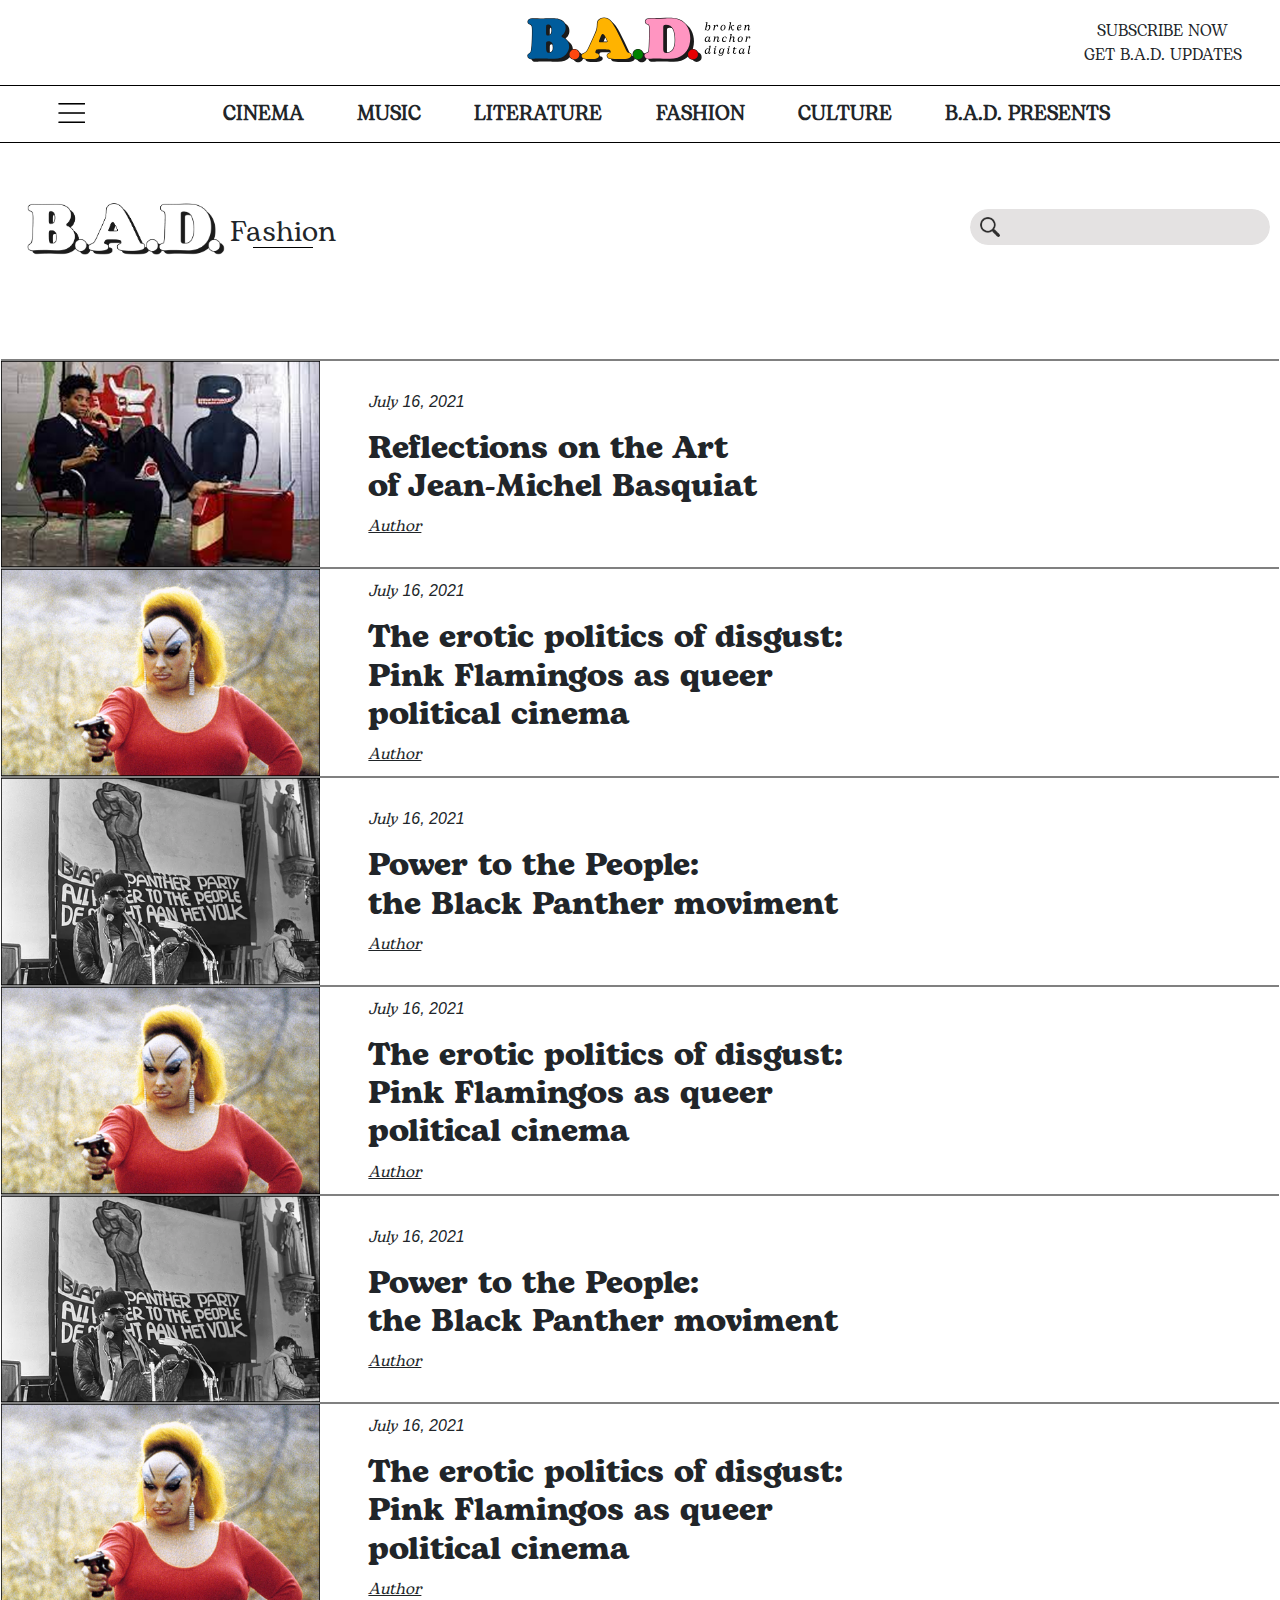
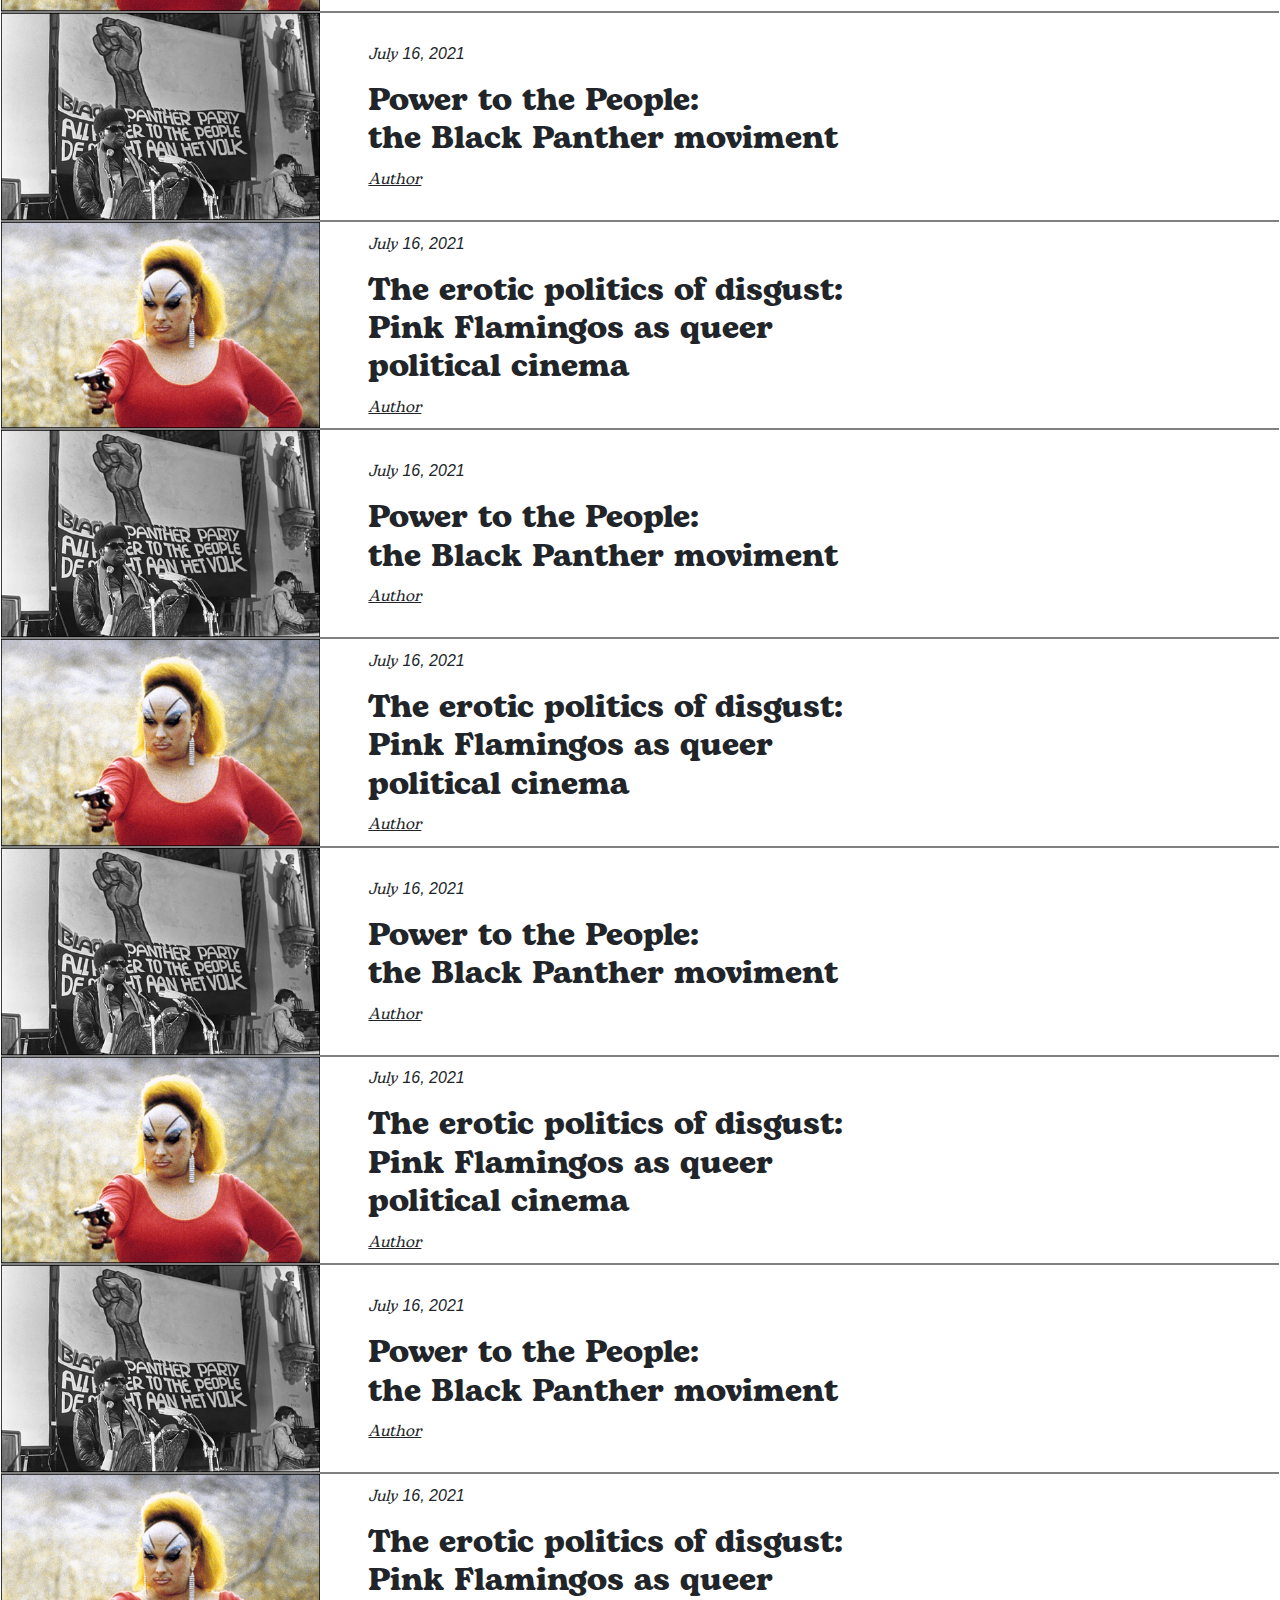
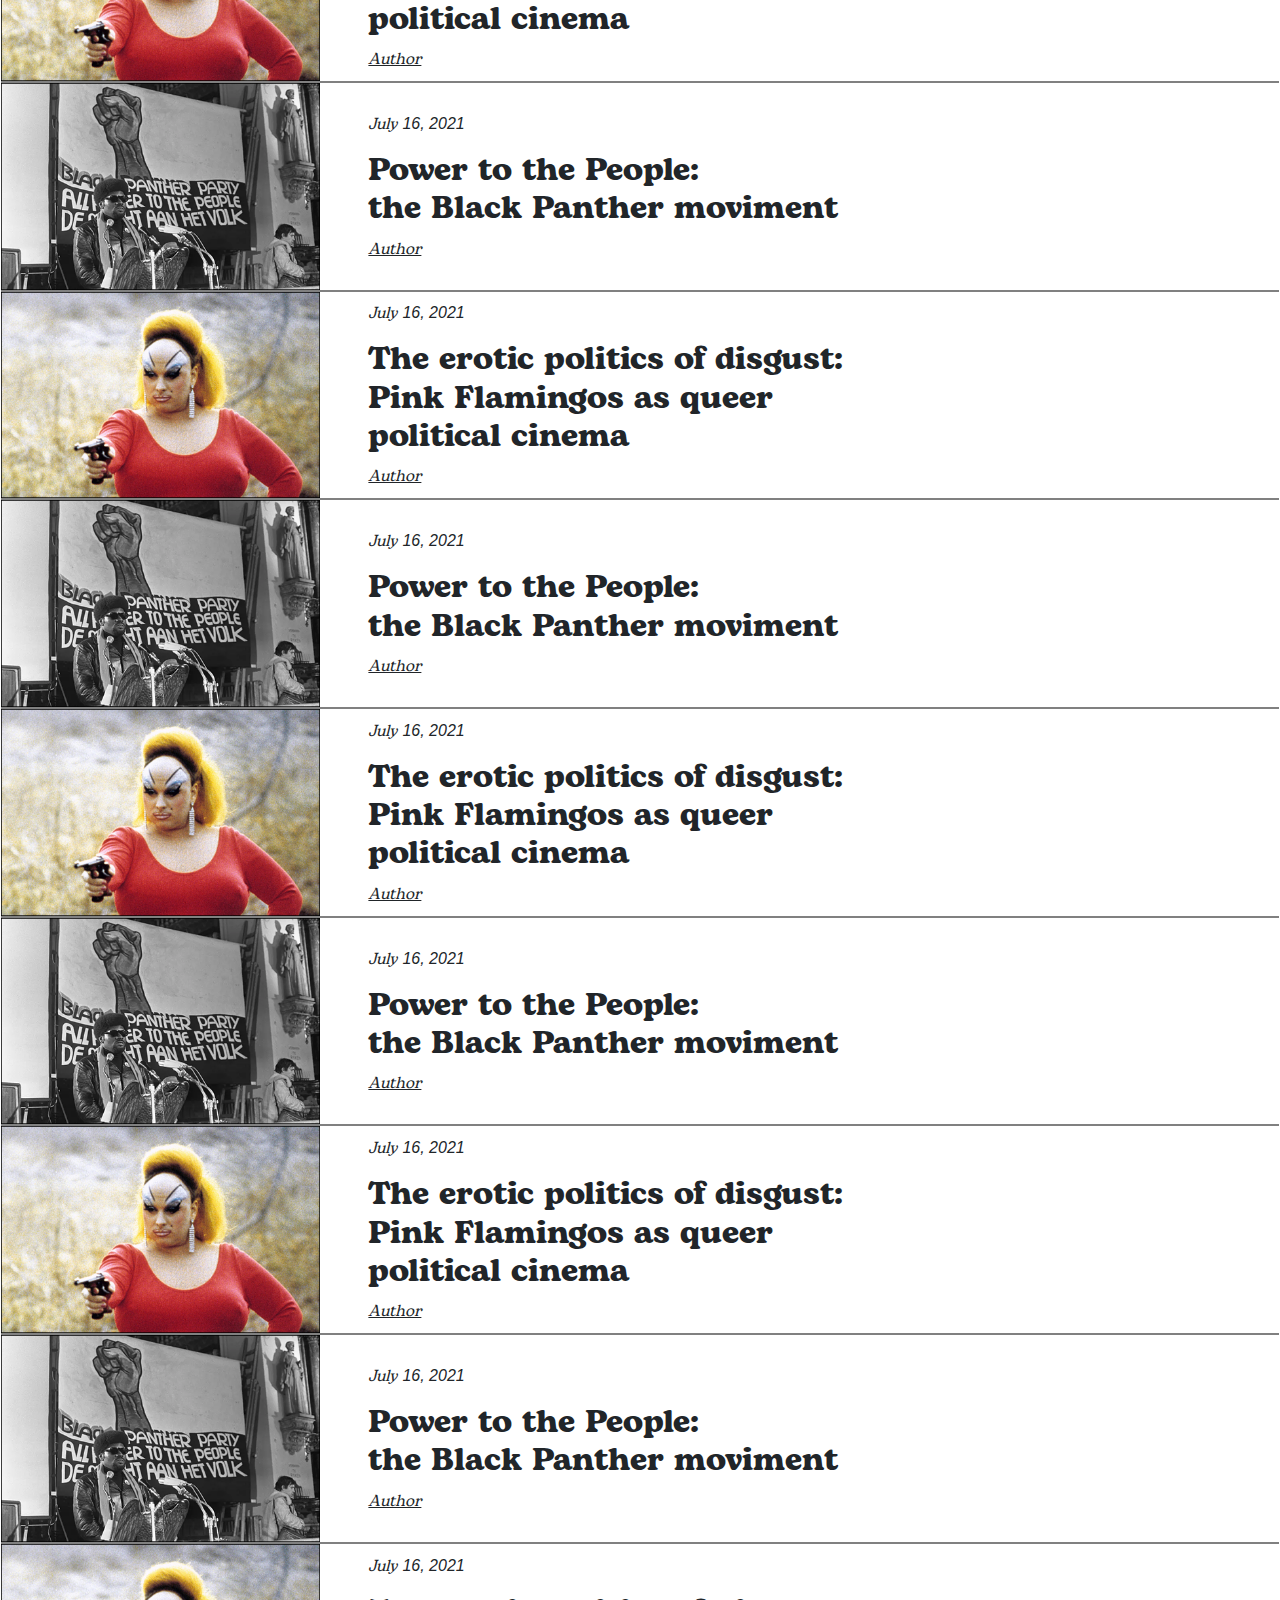
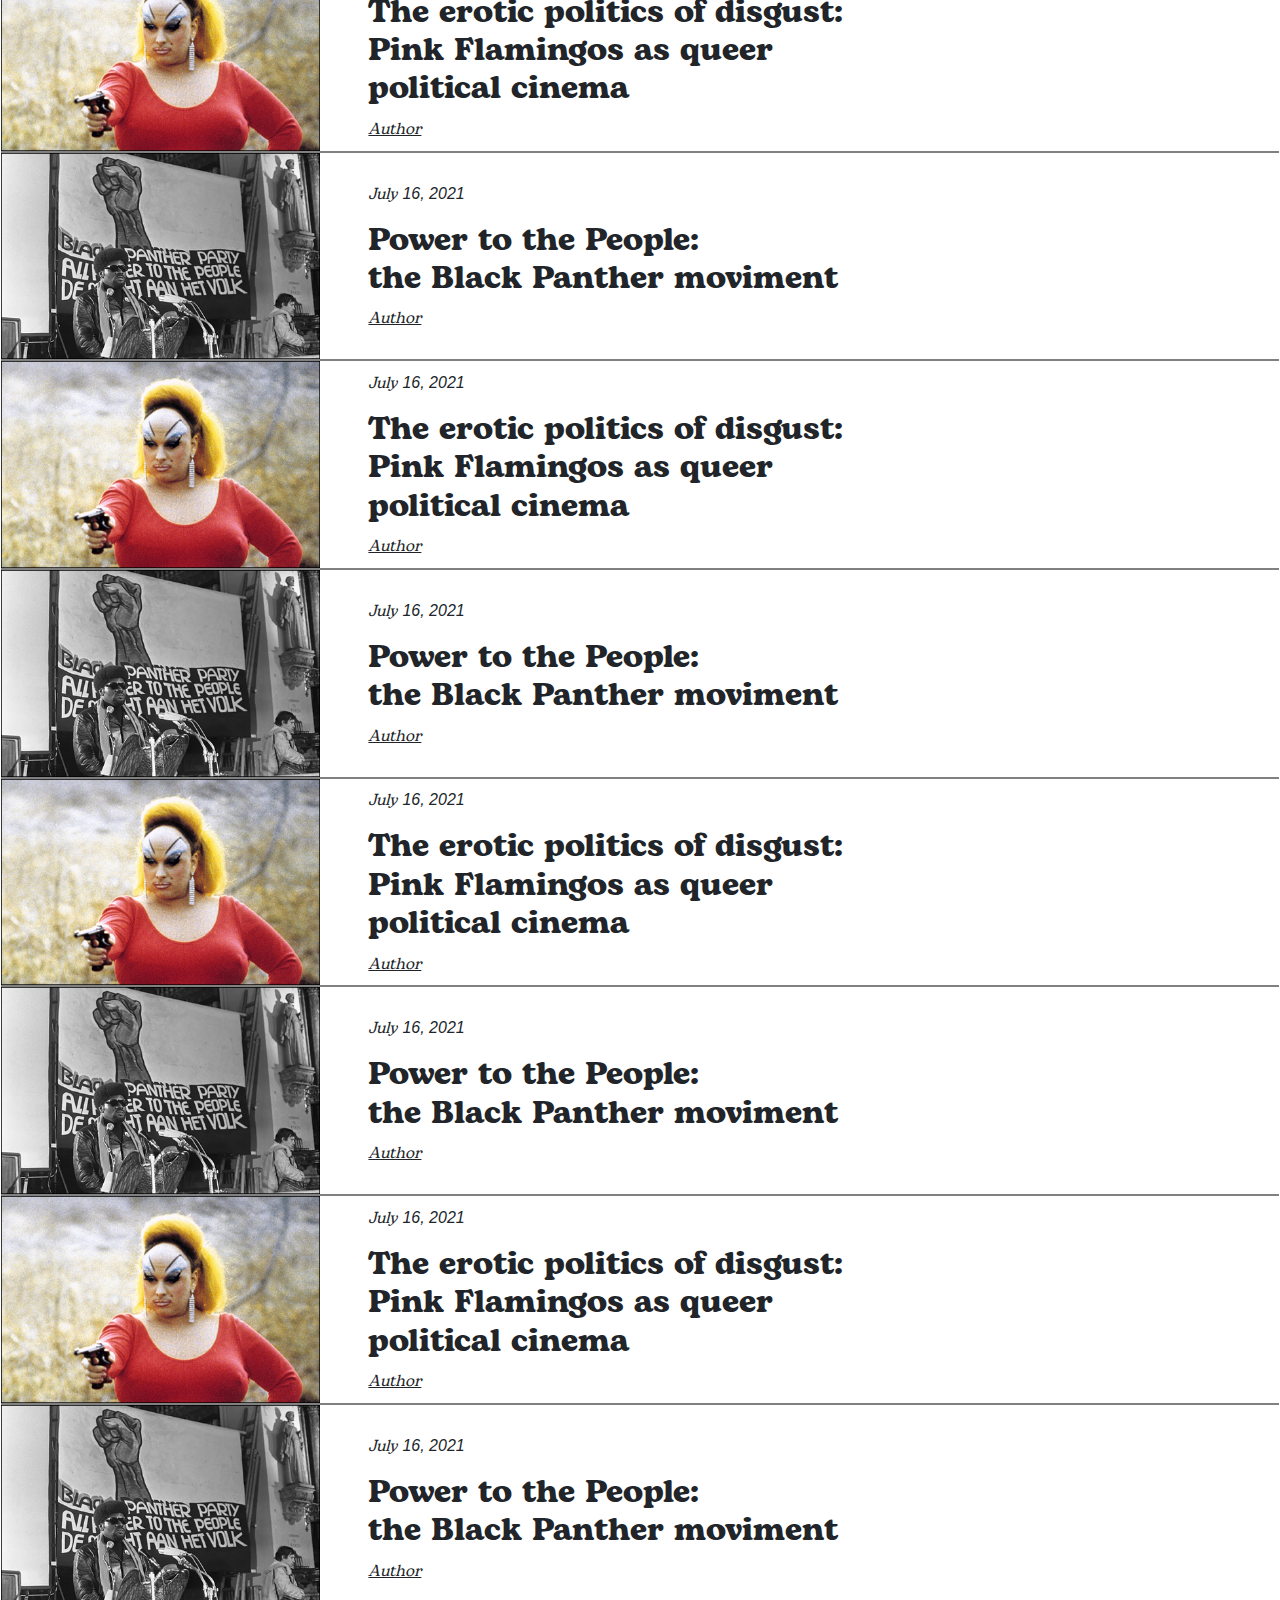
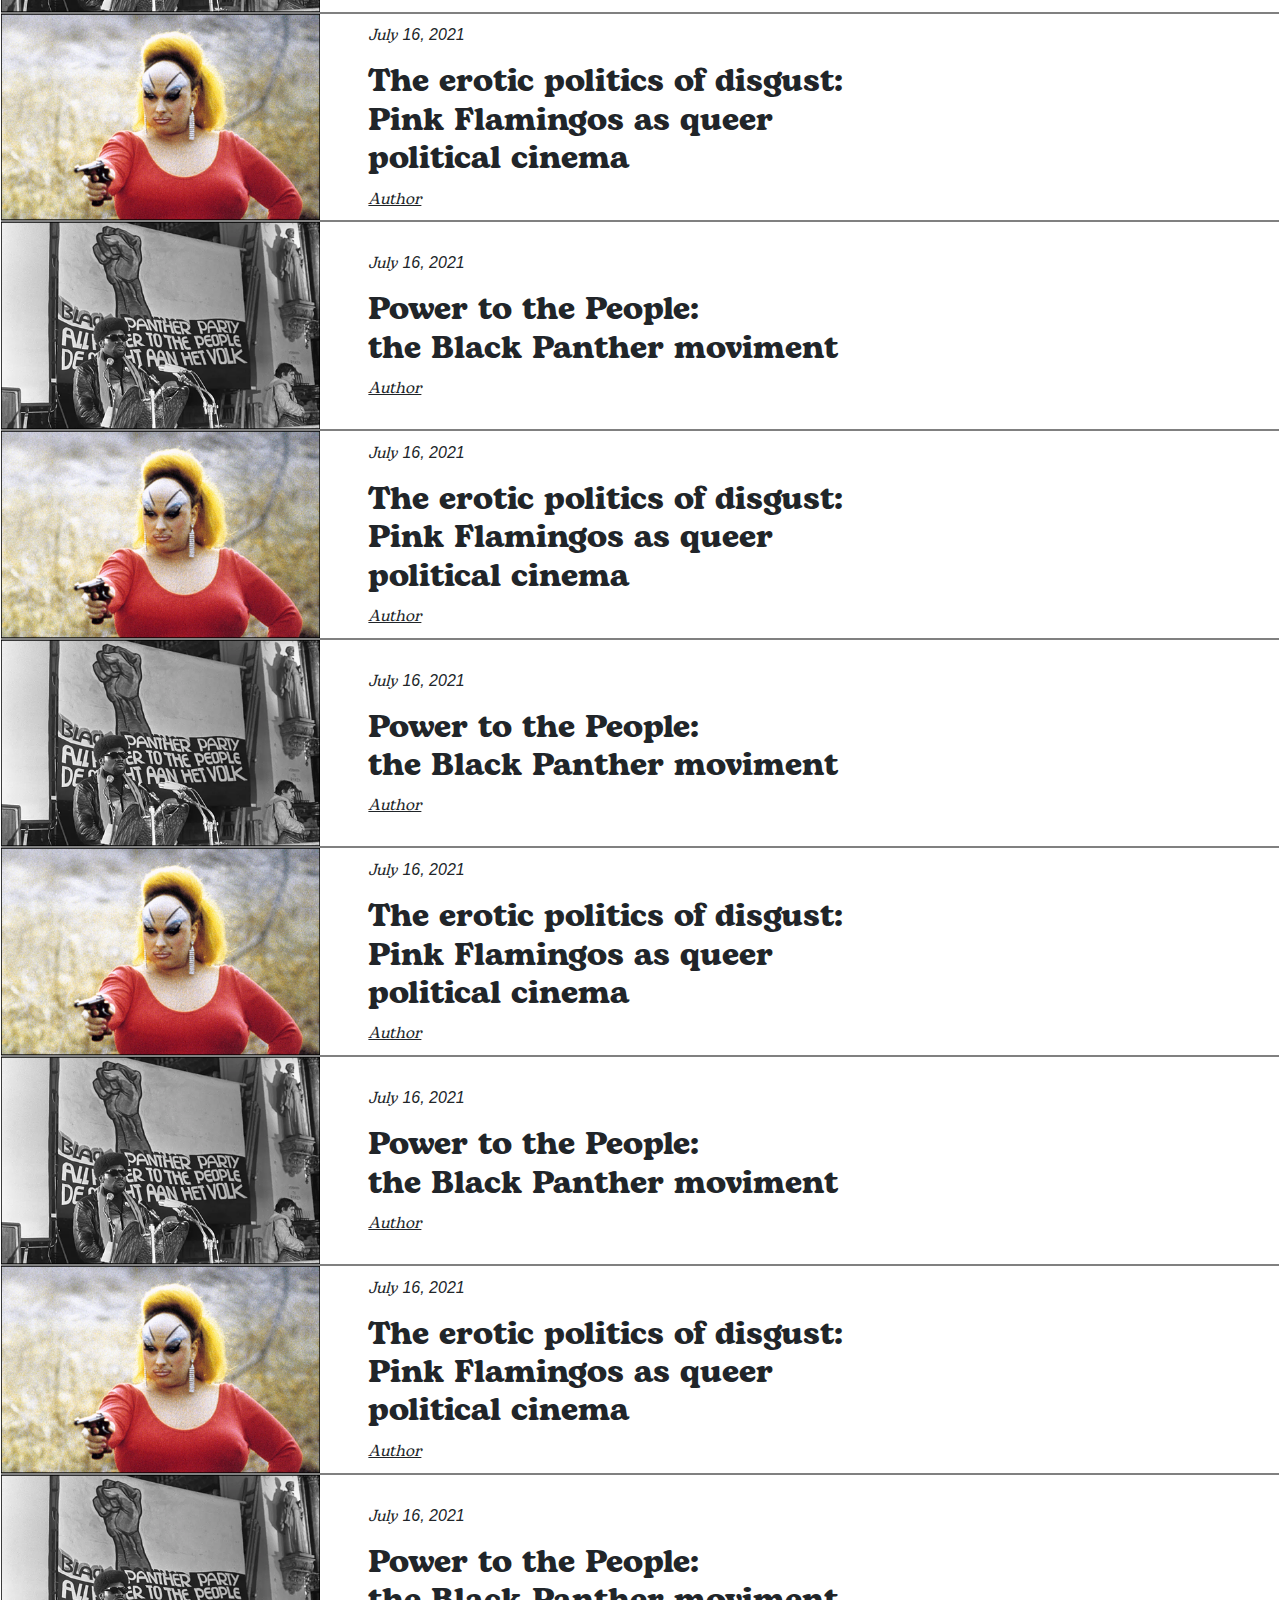
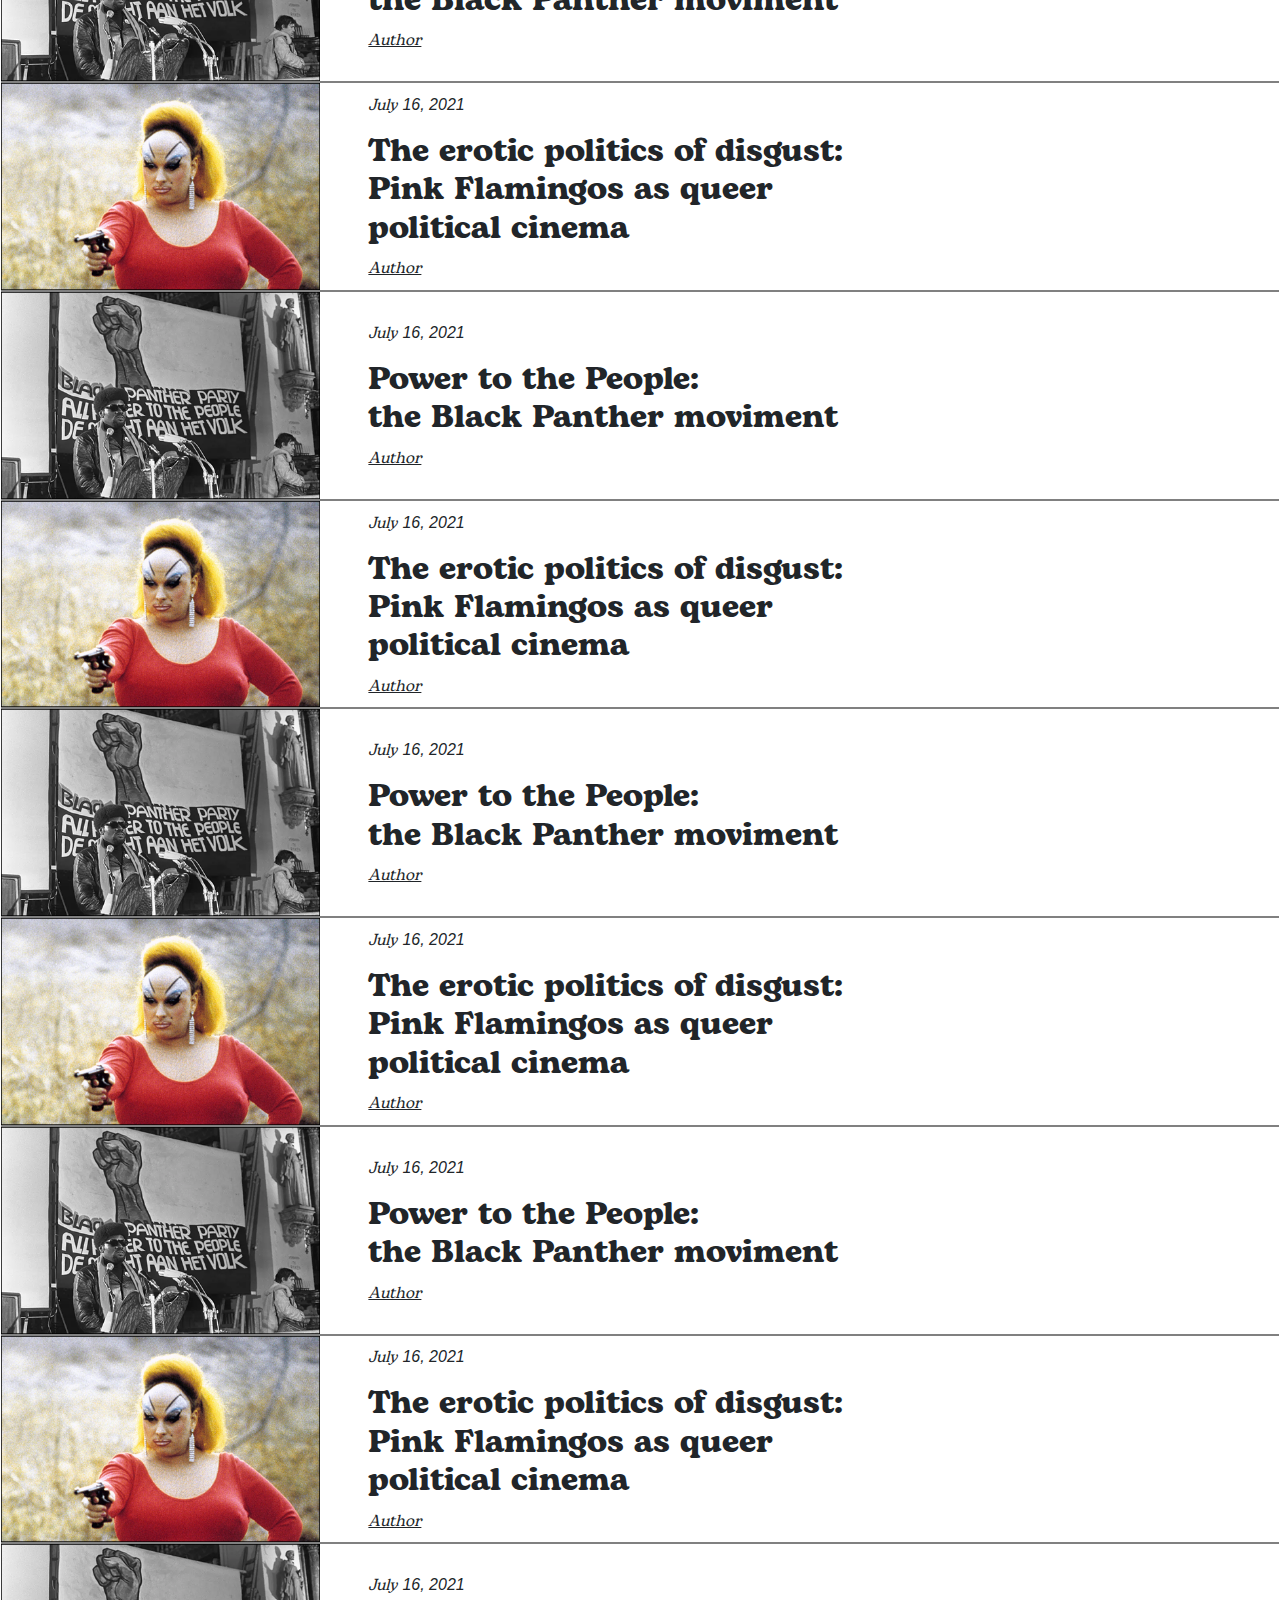
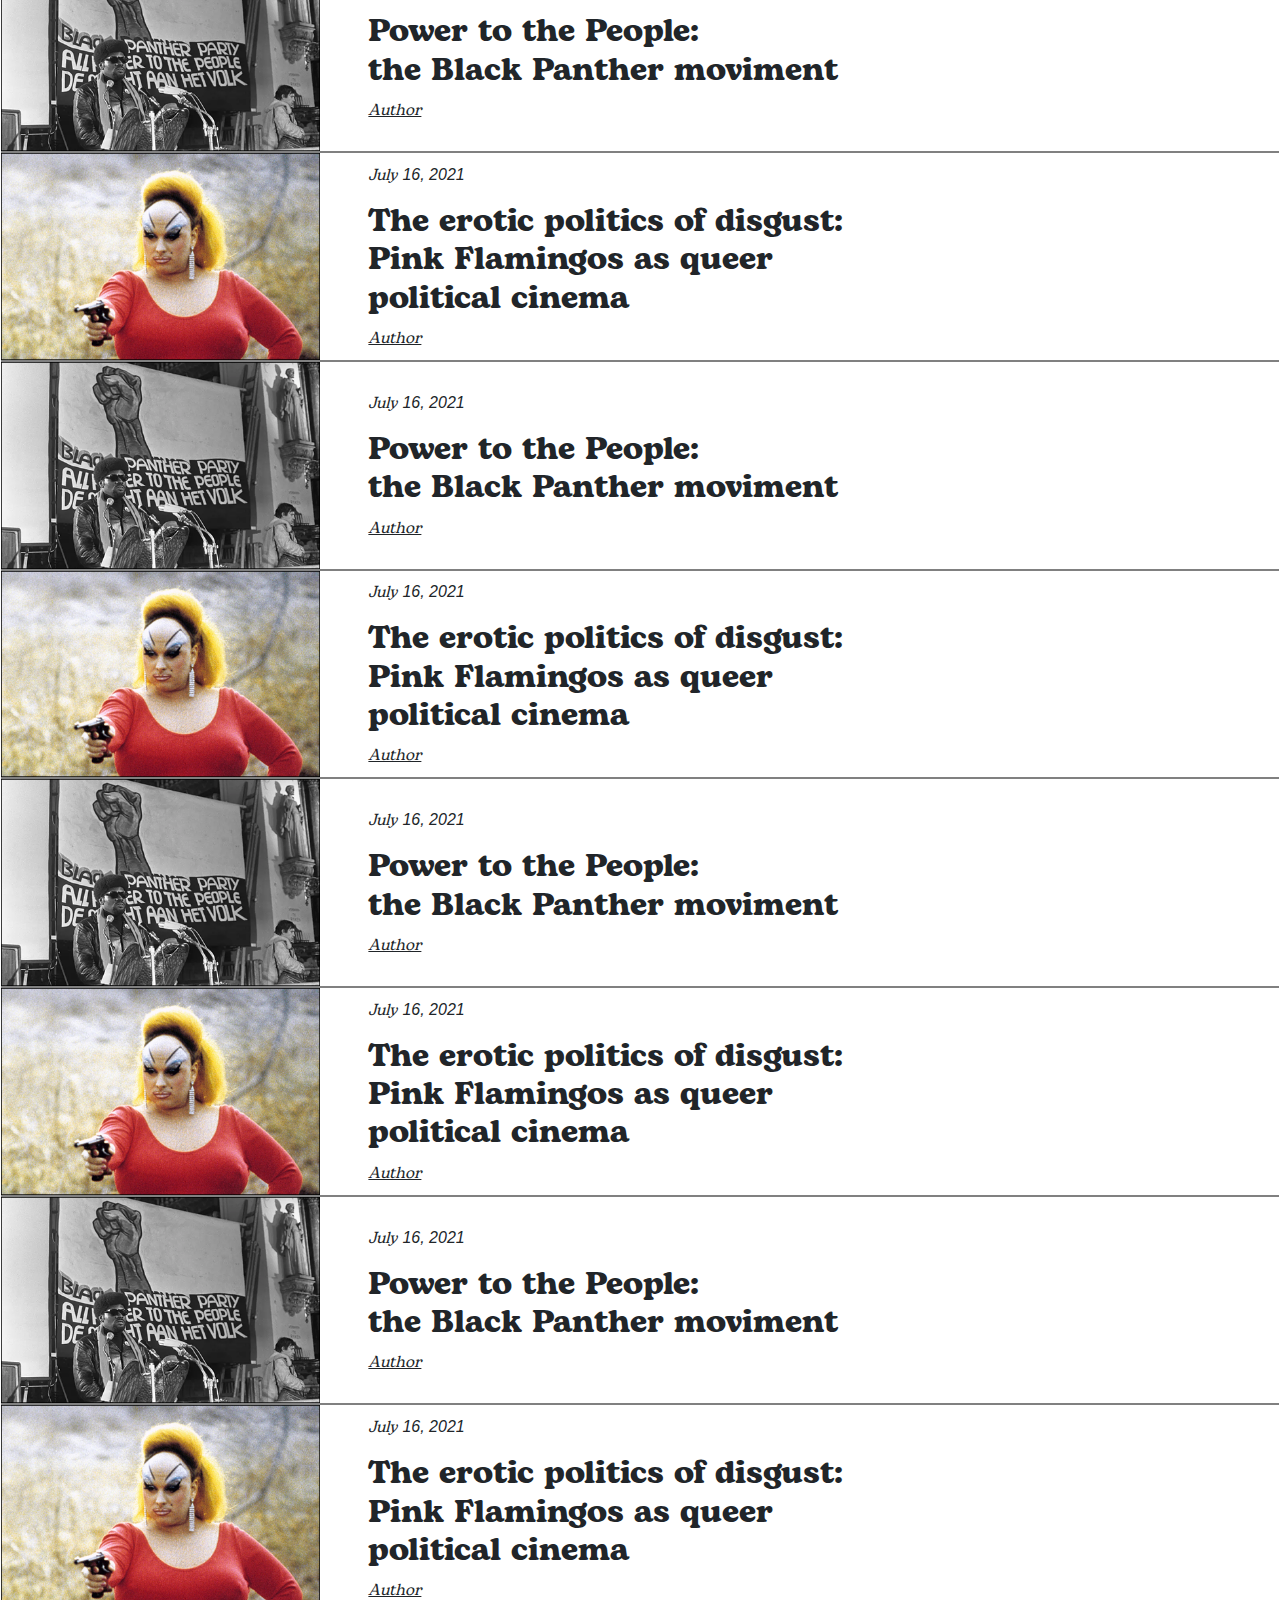
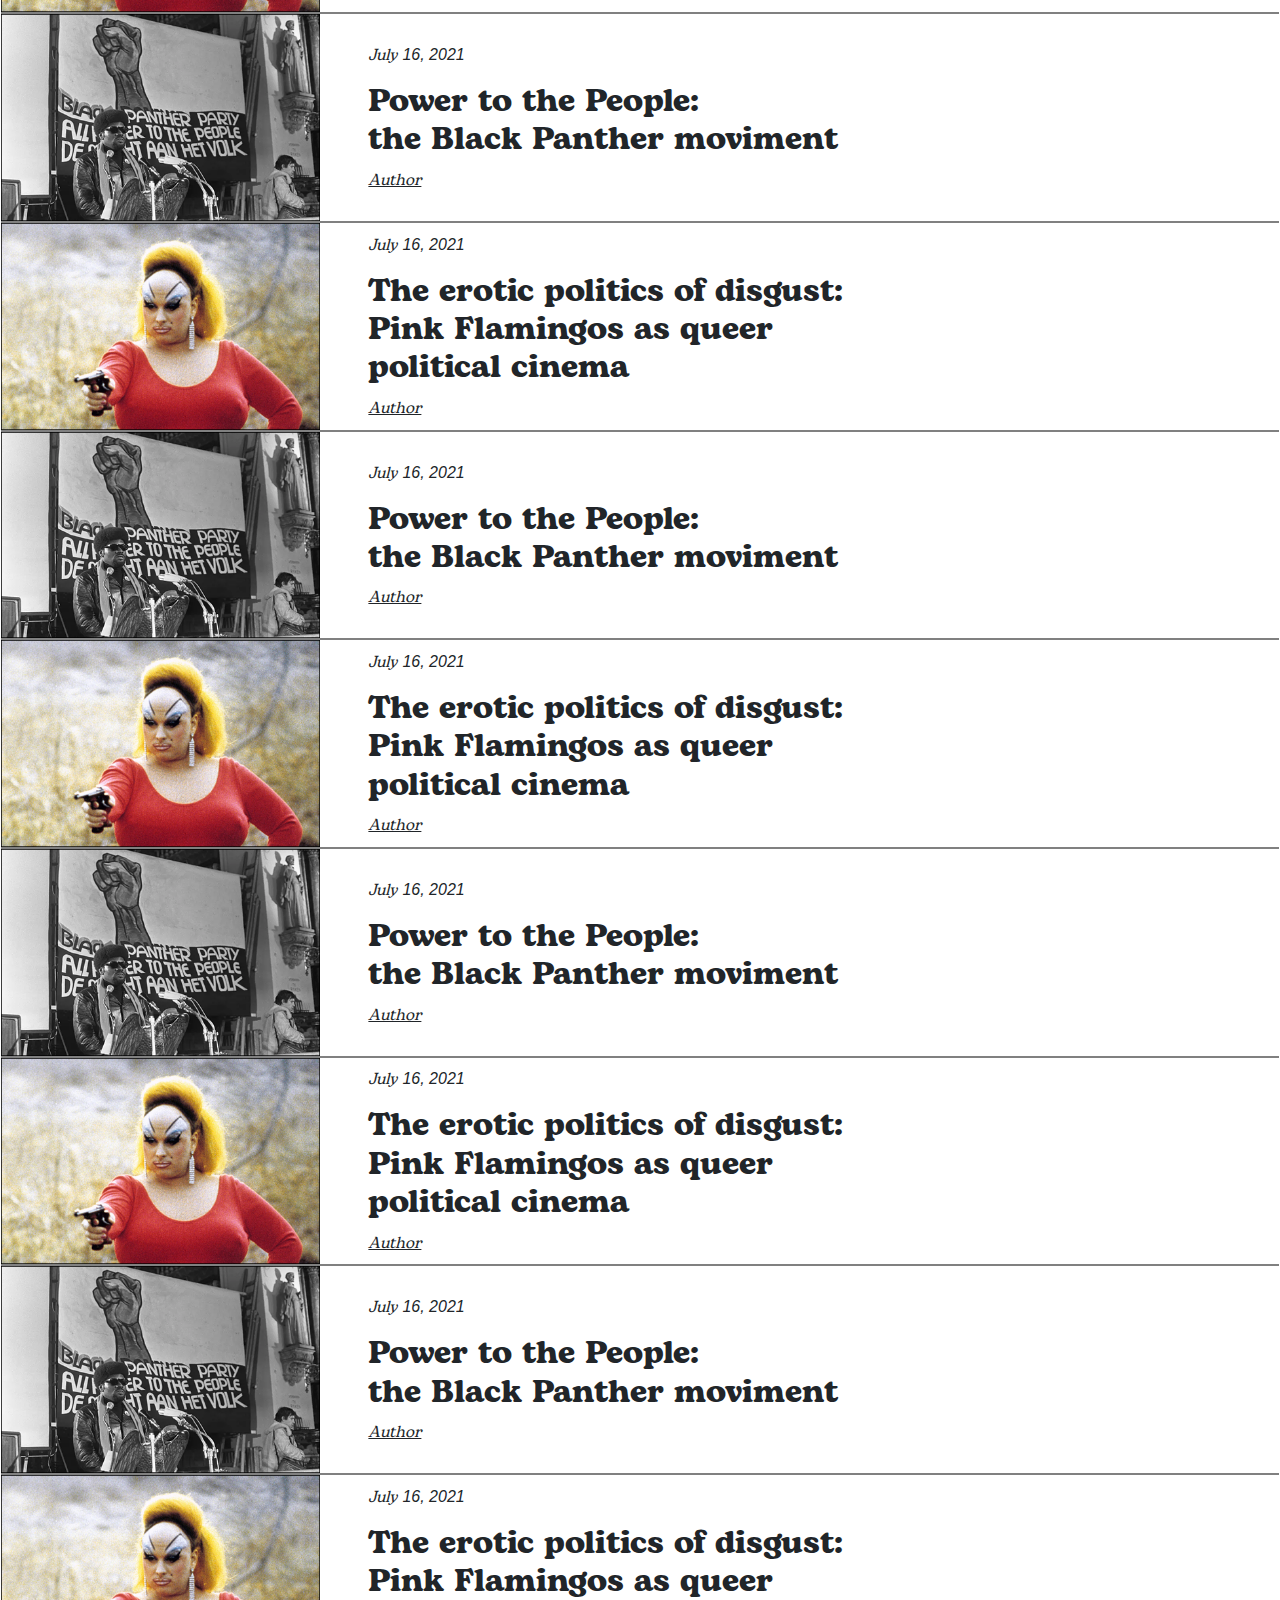
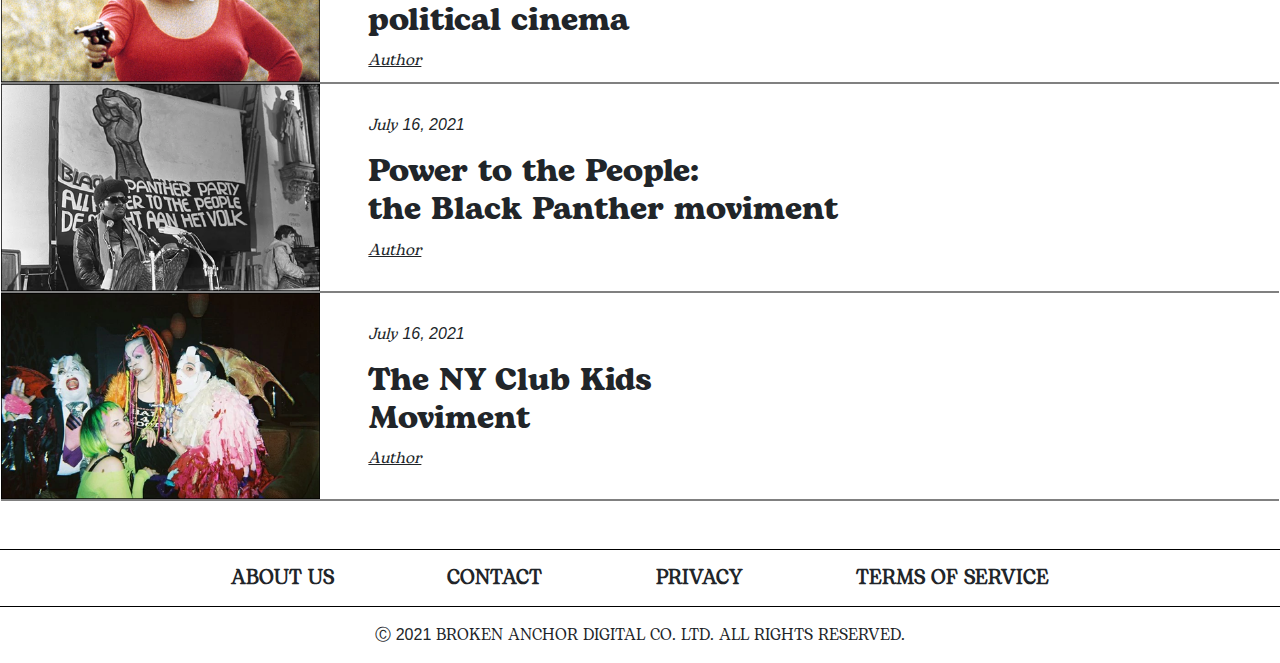
<file: topics-fashion.html>
<!doctype html>
<html lang="en">
  <head>
    <!-- Required meta tags -->
    <meta charset="utf-8">
    <meta name="viewport" content="width=device-width, initial-scale=1">

    <!-- Bootstrap CSS -->
    <link href="https://cdn.jsdelivr.net/npm/bootstrap@5.1.0/dist/css/bootstrap.min.css" rel="stylesheet">

    <!-- fontawesome -->
    <link rel="stylesheet" href="https://cdnjs.cloudflare.com/ajax/libs/font-awesome/5.15.4/css/all.min.css"/>

    <!-- slick -->
    <link rel="stylesheet" href="slick/slick.css">
    <link rel="stylesheet" href="slick/slick-theme.css">

    <!-- style.css -->
    <link rel="stylesheet" href="css/style.css">

    <!-- favicon -->
    <link rel="shortcut icon" href="img/BAD Logo.png">
    <title>BAD</title>
  </head>
  <body>
    

    <!-- topBar -->
    <section class="topBar">
        <div class="container-fluid position-relative">
            <div class="row">
                <div class="col-md-10">
                    <div class="text-center">
                        <a href="index.html">
                            <img src="img/BAD Logo.png" class="img-fluid logo" alt="">
                        </a>
                    </div>
                </div>
                <div class="col-md-2 m-auto">
                    <a href="" class="text-dark text-decoration-none text-center d-block text-uppercase">
                        Subscribe now <br>
get B.A.D. updates
                    </a>
                </div>
            </div>
        </div>
    </section>
    <!-- topBar -->


    <!-- menubar -->
    <section class="menuBar py-2 border-top border-bottom">
        <div class="container-fluid">
            <ul class="menu list-unstyled m-0 p-0">
                <li class="d-inline">
                    <button class="btn">
                        <!-- <i class="fa fa-bars"></i> -->
                        <img src="img/bars.png" class="img-fluid bars" alt="">
                    </button>
                </li>
                <li class="d-inline-block text-center">
                    <a href="topics-cinema.html" class="text-dark text-decoration-none">
                        CINEMA
                    </a>
                </li>
                <li class="d-inline-block text-center">
                    <a href="topics-music.html" class="text-dark text-decoration-none">
                        MUSIC
                    </a>
                </li>
                <li class="d-inline-block text-center">
                    <a href="topics-literature.html" class="text-dark text-decoration-none">
                        LITERATURE
                    </a>
                </li>
                <li class="d-inline-block text-center">
                    <a href="topics-fashion.html" class="text-dark text-decoration-none">
                        FASHION
                    </a>
                </li>
                <li class="d-inline-block text-center">
                    <a href="topics-culture.html" class="text-dark text-decoration-none">
                        CULTURE
                    </a>
                </li>
                <li class="d-inline-block text-center">
                    <a href="presents-new.html" class="text-dark text-decoration-none">
                        B.A.D. PRESENTS 
                    </a>
                </li>
            </ul>
        </div>
    </section>
    <!-- menubar -->


      <!-- menu dropdown -->
      <div class="menubg"></div>
      <section class="menuDropDown">
        <ul class="list-unstyled m-0 p-0">
            <li>
                <a href="topics-cinema.html" class="text-dark text-decoration-none">
                    CINEMA
                </a>
            </li>
            <li>
                <a href="topics-music.html" class="text-dark text-decoration-none">
                    MUSIC
                </a>
            </li>
            <li>
                <a href="topics-literature.html" class="text-dark text-decoration-none">
                    LITERATURE
                </a>
            </li>
            <li>
                <a href="topics-fashion.html" class="text-dark text-decoration-none">
                    FASHION
                </a>
            </li>
            <li>
                <a href="topics-culture.html" class="text-dark text-decoration-none">
                    CULTURE
                </a>
            </li>
            <li>
                <a href="presents-new.html" class="text-dark text-decoration-none">
                    B.A.D. PRESENTS 
                </a>
            </li>
        </ul>
          <div class="socials">
              <ul class="list-unstyled d-flex justifyied">
                  <li class="d-inline-block">
                      <a href="" class="text-dark text-decoration-none">
                          <i class="fab fa-facebook-f"></i>
                      </a>
                  </li>
                  <li class="d-inline-block">
                      <a href="" class="text-dark text-decoration-none">
                          <i class="fab fa-twitter"></i>
                      </a>
                  </li>
                  <li class="d-inline-block">
                      <a href="" class="text-dark text-decoration-none">
                          <i class="fab fa-instagram"></i>
                      </a>
                  </li>
                  <li class="d-inline-block">
                      <a href="" class="text-dark text-decoration-none">
                          <i class="fab fa-tumblr"></i>
                      </a>
                  </li>
  
              </ul>
          </div>
      </section>
      <!-- menu dropdown -->


    <!-- section starts -->
    <section class="topics py-5">
        <div class="container-fluid">
            <div class="row">
                <div class="col-md-10 py-2">
                    <img src="img/B.A.D. WHITE.png" class="img-fluid pinky" alt=""> <span class="fs-18 d-inline-block">Fashion
                        <div class="line inlie-block"></div>
                    </span>
                </div>
                <div class="col-md-2 py-2 m-auto">
                    <form action="">
                        <input type="text" class="form-control searchBar rounded-pill" name="" id="">
                    </form>
                </div>
            </div>
        </div>
    </section>
    <!-- section starts -->

 <!-- topics section -->
 <section class="py-5">
    <div class="container-fluid p-0">
        <div class="row border">
            <div class="col-md-3 p-0">
                <a href="interview.html" class="text-dark text-decoration-none">
                    <div class="card border-0">
                        <img src="img/cin2.png" class="card-img-top img-fluid" alt="">
                    </div>
                </a>
            </div>
            <div class="col-md-9 ps-5 m-auto">
                <p class="text-italic">
                    July <span class="number">16, 2021</span>
                </p>
                <a href="" class="text-dark text-decoration-none">
                    <h2 class="font-weight-bold">
                        Reflections on the Art <br>
of Jean-Michel Basquiat

                    </h2>
                </a>
                <a href="" class="text-dark text-italic">Author</a>
            </div>
        </div>
        <div class="row border1">
            <div class="col-md-3 p-0">
                <a href="interview.html" class="text-dark text-decoration-none">
                    <div class="card border-0">
                        <img src="img/cin4.png" class="card-img-top img-fluid" alt="">
                    </div>
                </a>
            </div>
            <div class="col-md-9 ps-5 m-auto">
                <p class="text-italic">
                    July <span class="number">16, 2021</span>
                </p>
               <a href="interview.html" class="text-dark text-decoration-none">
                <h2 class="font-weight-bold">
                    


                    The erotic politics of disgust: <br>
                    Pink Flamingos as queer <br>
                    political cinema
                    
                                        </h2>
               </a>
                <a href="" class="text-dark text-italic">Author</a>
            </div>
        </div>
        <div class="row border1">
            <div class="col-md-3 p-0">
                <div class="card border-0">
                    <a href="interview.html" class="text-dark text-decoration-none">
                        <img src="img/cin3.png" class="card-img-top img-fluid" alt="">
                    </a>
                </div>
            </div>
            <div class="col-md-9 ps-5 m-auto">
                <p class="text-italic">
                    July <span class="number">16, 2021</span>
                </p>
                <a href="interview.html" class="text-dark text-decoration-none">
                    <h2 class="font-weight-bold">
                   

                        Power to the People: <br>
                        the Black Panther moviment
                        
                                            </h2>
                </a>
                <a href="" class="text-dark text-italic">Author</a>
            </div>
        </div>
        <div class="row border1">
            <div class="col-md-3 p-0">
                <a href="interview.html" class="text-dark text-decoration-none">
                    <div class="card border-0">
                        <img src="img/cin4.png" class="card-img-top img-fluid" alt="">
                    </div>
                </a>
            </div>
            <div class="col-md-9 ps-5 m-auto">
                <p class="text-italic">
                    July <span class="number">16, 2021</span>
                </p>
               <a href="interview.html" class="text-dark text-decoration-none">
                <h2 class="font-weight-bold">
                    


                    The erotic politics of disgust: <br>
                    Pink Flamingos as queer <br>
                    political cinema
                    
                                        </h2>
               </a>
                <a href="" class="text-dark text-italic">Author</a>
            </div>
        </div>
        <div class="row border1">
            <div class="col-md-3 p-0">
                <div class="card border-0">
                    <a href="interview.html" class="text-dark text-decoration-none">
                        <img src="img/cin3.png" class="card-img-top img-fluid" alt="">
                    </a>
                </div>
            </div>
            <div class="col-md-9 ps-5 m-auto">
                <p class="text-italic">
                    July <span class="number">16, 2021</span>
                </p>
                <a href="interview.html" class="text-dark text-decoration-none">
                    <h2 class="font-weight-bold">
                   

                        Power to the People: <br>
                        the Black Panther moviment
                        
                                            </h2>
                </a>
                <a href="" class="text-dark text-italic">Author</a>
            </div>
        </div>
        <div class="row border1">
            <div class="col-md-3 p-0">
                <a href="interview.html" class="text-dark text-decoration-none">
                    <div class="card border-0">
                        <img src="img/cin4.png" class="card-img-top img-fluid" alt="">
                    </div>
                </a>
            </div>
            <div class="col-md-9 ps-5 m-auto">
                <p class="text-italic">
                    July <span class="number">16, 2021</span>
                </p>
               <a href="interview.html" class="text-dark text-decoration-none">
                <h2 class="font-weight-bold">
                    


                    The erotic politics of disgust: <br>
                    Pink Flamingos as queer <br>
                    political cinema
                    
                                        </h2>
               </a>
                <a href="" class="text-dark text-italic">Author</a>
            </div>
        </div>
        <div class="row border1">
            <div class="col-md-3 p-0">
                <div class="card border-0">
                    <a href="interview.html" class="text-dark text-decoration-none">
                        <img src="img/cin3.png" class="card-img-top img-fluid" alt="">
                    </a>
                </div>
            </div>
            <div class="col-md-9 ps-5 m-auto">
                <p class="text-italic">
                    July <span class="number">16, 2021</span>
                </p>
                <a href="interview.html" class="text-dark text-decoration-none">
                    <h2 class="font-weight-bold">
                   

                        Power to the People: <br>
                        the Black Panther moviment
                        
                                            </h2>
                </a>
                <a href="" class="text-dark text-italic">Author</a>
            </div>
        </div>
        <div class="row border1">
            <div class="col-md-3 p-0">
                <a href="interview.html" class="text-dark text-decoration-none">
                    <div class="card border-0">
                        <img src="img/cin4.png" class="card-img-top img-fluid" alt="">
                    </div>
                </a>
            </div>
            <div class="col-md-9 ps-5 m-auto">
                <p class="text-italic">
                    July <span class="number">16, 2021</span>
                </p>
               <a href="interview.html" class="text-dark text-decoration-none">
                <h2 class="font-weight-bold">
                    


                    The erotic politics of disgust: <br>
                    Pink Flamingos as queer <br>
                    political cinema
                    
                                        </h2>
               </a>
                <a href="" class="text-dark text-italic">Author</a>
            </div>
        </div>
        <div class="row border1">
            <div class="col-md-3 p-0">
                <div class="card border-0">
                    <a href="interview.html" class="text-dark text-decoration-none">
                        <img src="img/cin3.png" class="card-img-top img-fluid" alt="">
                    </a>
                </div>
            </div>
            <div class="col-md-9 ps-5 m-auto">
                <p class="text-italic">
                    July <span class="number">16, 2021</span>
                </p>
                <a href="interview.html" class="text-dark text-decoration-none">
                    <h2 class="font-weight-bold">
                   

                        Power to the People: <br>
                        the Black Panther moviment
                        
                                            </h2>
                </a>
                <a href="" class="text-dark text-italic">Author</a>
            </div>
        </div>
        <div class="row border1">
            <div class="col-md-3 p-0">
                <a href="interview.html" class="text-dark text-decoration-none">
                    <div class="card border-0">
                        <img src="img/cin4.png" class="card-img-top img-fluid" alt="">
                    </div>
                </a>
            </div>
            <div class="col-md-9 ps-5 m-auto">
                <p class="text-italic">
                    July <span class="number">16, 2021</span>
                </p>
               <a href="interview.html" class="text-dark text-decoration-none">
                <h2 class="font-weight-bold">
                    


                    The erotic politics of disgust: <br>
                    Pink Flamingos as queer <br>
                    political cinema
                    
                                        </h2>
               </a>
                <a href="" class="text-dark text-italic">Author</a>
            </div>
        </div>
        <div class="row border1">
            <div class="col-md-3 p-0">
                <div class="card border-0">
                    <a href="interview.html" class="text-dark text-decoration-none">
                        <img src="img/cin3.png" class="card-img-top img-fluid" alt="">
                    </a>
                </div>
            </div>
            <div class="col-md-9 ps-5 m-auto">
                <p class="text-italic">
                    July <span class="number">16, 2021</span>
                </p>
                <a href="interview.html" class="text-dark text-decoration-none">
                    <h2 class="font-weight-bold">
                   

                        Power to the People: <br>
                        the Black Panther moviment
                        
                                            </h2>
                </a>
                <a href="" class="text-dark text-italic">Author</a>
            </div>
        </div>
        <div class="row border1">
            <div class="col-md-3 p-0">
                <a href="interview.html" class="text-dark text-decoration-none">
                    <div class="card border-0">
                        <img src="img/cin4.png" class="card-img-top img-fluid" alt="">
                    </div>
                </a>
            </div>
            <div class="col-md-9 ps-5 m-auto">
                <p class="text-italic">
                    July <span class="number">16, 2021</span>
                </p>
               <a href="interview.html" class="text-dark text-decoration-none">
                <h2 class="font-weight-bold">
                    


                    The erotic politics of disgust: <br>
                    Pink Flamingos as queer <br>
                    political cinema
                    
                                        </h2>
               </a>
                <a href="" class="text-dark text-italic">Author</a>
            </div>
        </div>
        <div class="row border1">
            <div class="col-md-3 p-0">
                <div class="card border-0">
                    <a href="interview.html" class="text-dark text-decoration-none">
                        <img src="img/cin3.png" class="card-img-top img-fluid" alt="">
                    </a>
                </div>
            </div>
            <div class="col-md-9 ps-5 m-auto">
                <p class="text-italic">
                    July <span class="number">16, 2021</span>
                </p>
                <a href="interview.html" class="text-dark text-decoration-none">
                    <h2 class="font-weight-bold">
                   

                        Power to the People: <br>
                        the Black Panther moviment
                        
                                            </h2>
                </a>
                <a href="" class="text-dark text-italic">Author</a>
            </div>
        </div>
        <div class="row border1">
            <div class="col-md-3 p-0">
                <a href="interview.html" class="text-dark text-decoration-none">
                    <div class="card border-0">
                        <img src="img/cin4.png" class="card-img-top img-fluid" alt="">
                    </div>
                </a>
            </div>
            <div class="col-md-9 ps-5 m-auto">
                <p class="text-italic">
                    July <span class="number">16, 2021</span>
                </p>
               <a href="interview.html" class="text-dark text-decoration-none">
                <h2 class="font-weight-bold">
                    


                    The erotic politics of disgust: <br>
                    Pink Flamingos as queer <br>
                    political cinema
                    
                                        </h2>
               </a>
                <a href="" class="text-dark text-italic">Author</a>
            </div>
        </div>
        <div class="row border1">
            <div class="col-md-3 p-0">
                <div class="card border-0">
                    <a href="interview.html" class="text-dark text-decoration-none">
                        <img src="img/cin3.png" class="card-img-top img-fluid" alt="">
                    </a>
                </div>
            </div>
            <div class="col-md-9 ps-5 m-auto">
                <p class="text-italic">
                    July <span class="number">16, 2021</span>
                </p>
                <a href="interview.html" class="text-dark text-decoration-none">
                    <h2 class="font-weight-bold">
                   

                        Power to the People: <br>
                        the Black Panther moviment
                        
                                            </h2>
                </a>
                <a href="" class="text-dark text-italic">Author</a>
            </div>
        </div>
        <div class="row border1">
            <div class="col-md-3 p-0">
                <a href="interview.html" class="text-dark text-decoration-none">
                    <div class="card border-0">
                        <img src="img/cin4.png" class="card-img-top img-fluid" alt="">
                    </div>
                </a>
            </div>
            <div class="col-md-9 ps-5 m-auto">
                <p class="text-italic">
                    July <span class="number">16, 2021</span>
                </p>
               <a href="interview.html" class="text-dark text-decoration-none">
                <h2 class="font-weight-bold">
                    


                    The erotic politics of disgust: <br>
                    Pink Flamingos as queer <br>
                    political cinema
                    
                                        </h2>
               </a>
                <a href="" class="text-dark text-italic">Author</a>
            </div>
        </div>
        <div class="row border1">
            <div class="col-md-3 p-0">
                <div class="card border-0">
                    <a href="interview.html" class="text-dark text-decoration-none">
                        <img src="img/cin3.png" class="card-img-top img-fluid" alt="">
                    </a>
                </div>
            </div>
            <div class="col-md-9 ps-5 m-auto">
                <p class="text-italic">
                    July <span class="number">16, 2021</span>
                </p>
                <a href="interview.html" class="text-dark text-decoration-none">
                    <h2 class="font-weight-bold">
                   

                        Power to the People: <br>
                        the Black Panther moviment
                        
                                            </h2>
                </a>
                <a href="" class="text-dark text-italic">Author</a>
            </div>
        </div>
        <div class="row border1">
            <div class="col-md-3 p-0">
                <a href="interview.html" class="text-dark text-decoration-none">
                    <div class="card border-0">
                        <img src="img/cin4.png" class="card-img-top img-fluid" alt="">
                    </div>
                </a>
            </div>
            <div class="col-md-9 ps-5 m-auto">
                <p class="text-italic">
                    July <span class="number">16, 2021</span>
                </p>
               <a href="interview.html" class="text-dark text-decoration-none">
                <h2 class="font-weight-bold">
                    


                    The erotic politics of disgust: <br>
                    Pink Flamingos as queer <br>
                    political cinema
                    
                                        </h2>
               </a>
                <a href="" class="text-dark text-italic">Author</a>
            </div>
        </div>
        <div class="row border1">
            <div class="col-md-3 p-0">
                <div class="card border-0">
                    <a href="interview.html" class="text-dark text-decoration-none">
                        <img src="img/cin3.png" class="card-img-top img-fluid" alt="">
                    </a>
                </div>
            </div>
            <div class="col-md-9 ps-5 m-auto">
                <p class="text-italic">
                    July <span class="number">16, 2021</span>
                </p>
                <a href="interview.html" class="text-dark text-decoration-none">
                    <h2 class="font-weight-bold">
                   

                        Power to the People: <br>
                        the Black Panther moviment
                        
                                            </h2>
                </a>
                <a href="" class="text-dark text-italic">Author</a>
            </div>
        </div>
        <div class="row border1">
            <div class="col-md-3 p-0">
                <a href="interview.html" class="text-dark text-decoration-none">
                    <div class="card border-0">
                        <img src="img/cin4.png" class="card-img-top img-fluid" alt="">
                    </div>
                </a>
            </div>
            <div class="col-md-9 ps-5 m-auto">
                <p class="text-italic">
                    July <span class="number">16, 2021</span>
                </p>
               <a href="interview.html" class="text-dark text-decoration-none">
                <h2 class="font-weight-bold">
                    


                    The erotic politics of disgust: <br>
                    Pink Flamingos as queer <br>
                    political cinema
                    
                                        </h2>
               </a>
                <a href="" class="text-dark text-italic">Author</a>
            </div>
        </div>
        <div class="row border1">
            <div class="col-md-3 p-0">
                <div class="card border-0">
                    <a href="interview.html" class="text-dark text-decoration-none">
                        <img src="img/cin3.png" class="card-img-top img-fluid" alt="">
                    </a>
                </div>
            </div>
            <div class="col-md-9 ps-5 m-auto">
                <p class="text-italic">
                    July <span class="number">16, 2021</span>
                </p>
                <a href="interview.html" class="text-dark text-decoration-none">
                    <h2 class="font-weight-bold">
                   

                        Power to the People: <br>
                        the Black Panther moviment
                        
                                            </h2>
                </a>
                <a href="" class="text-dark text-italic">Author</a>
            </div>
        </div>
        <div class="row border1">
            <div class="col-md-3 p-0">
                <a href="interview.html" class="text-dark text-decoration-none">
                    <div class="card border-0">
                        <img src="img/cin4.png" class="card-img-top img-fluid" alt="">
                    </div>
                </a>
            </div>
            <div class="col-md-9 ps-5 m-auto">
                <p class="text-italic">
                    July <span class="number">16, 2021</span>
                </p>
               <a href="interview.html" class="text-dark text-decoration-none">
                <h2 class="font-weight-bold">
                    


                    The erotic politics of disgust: <br>
                    Pink Flamingos as queer <br>
                    political cinema
                    
                                        </h2>
               </a>
                <a href="" class="text-dark text-italic">Author</a>
            </div>
        </div>
        <div class="row border1">
            <div class="col-md-3 p-0">
                <div class="card border-0">
                    <a href="interview.html" class="text-dark text-decoration-none">
                        <img src="img/cin3.png" class="card-img-top img-fluid" alt="">
                    </a>
                </div>
            </div>
            <div class="col-md-9 ps-5 m-auto">
                <p class="text-italic">
                    July <span class="number">16, 2021</span>
                </p>
                <a href="interview.html" class="text-dark text-decoration-none">
                    <h2 class="font-weight-bold">
                   

                        Power to the People: <br>
                        the Black Panther moviment
                        
                                            </h2>
                </a>
                <a href="" class="text-dark text-italic">Author</a>
            </div>
        </div>
        <div class="row border1">
            <div class="col-md-3 p-0">
                <a href="interview.html" class="text-dark text-decoration-none">
                    <div class="card border-0">
                        <img src="img/cin4.png" class="card-img-top img-fluid" alt="">
                    </div>
                </a>
            </div>
            <div class="col-md-9 ps-5 m-auto">
                <p class="text-italic">
                    July <span class="number">16, 2021</span>
                </p>
               <a href="interview.html" class="text-dark text-decoration-none">
                <h2 class="font-weight-bold">
                    


                    The erotic politics of disgust: <br>
                    Pink Flamingos as queer <br>
                    political cinema
                    
                                        </h2>
               </a>
                <a href="" class="text-dark text-italic">Author</a>
            </div>
        </div>
        <div class="row border1">
            <div class="col-md-3 p-0">
                <div class="card border-0">
                    <a href="interview.html" class="text-dark text-decoration-none">
                        <img src="img/cin3.png" class="card-img-top img-fluid" alt="">
                    </a>
                </div>
            </div>
            <div class="col-md-9 ps-5 m-auto">
                <p class="text-italic">
                    July <span class="number">16, 2021</span>
                </p>
                <a href="interview.html" class="text-dark text-decoration-none">
                    <h2 class="font-weight-bold">
                   

                        Power to the People: <br>
                        the Black Panther moviment
                        
                                            </h2>
                </a>
                <a href="" class="text-dark text-italic">Author</a>
            </div>
        </div>
        <div class="row border1">
            <div class="col-md-3 p-0">
                <a href="interview.html" class="text-dark text-decoration-none">
                    <div class="card border-0">
                        <img src="img/cin4.png" class="card-img-top img-fluid" alt="">
                    </div>
                </a>
            </div>
            <div class="col-md-9 ps-5 m-auto">
                <p class="text-italic">
                    July <span class="number">16, 2021</span>
                </p>
               <a href="interview.html" class="text-dark text-decoration-none">
                <h2 class="font-weight-bold">
                    


                    The erotic politics of disgust: <br>
                    Pink Flamingos as queer <br>
                    political cinema
                    
                                        </h2>
               </a>
                <a href="" class="text-dark text-italic">Author</a>
            </div>
        </div>
        <div class="row border1">
            <div class="col-md-3 p-0">
                <div class="card border-0">
                    <a href="interview.html" class="text-dark text-decoration-none">
                        <img src="img/cin3.png" class="card-img-top img-fluid" alt="">
                    </a>
                </div>
            </div>
            <div class="col-md-9 ps-5 m-auto">
                <p class="text-italic">
                    July <span class="number">16, 2021</span>
                </p>
                <a href="interview.html" class="text-dark text-decoration-none">
                    <h2 class="font-weight-bold">
                   

                        Power to the People: <br>
                        the Black Panther moviment
                        
                                            </h2>
                </a>
                <a href="" class="text-dark text-italic">Author</a>
            </div>
        </div>
        <div class="row border1">
            <div class="col-md-3 p-0">
                <a href="interview.html" class="text-dark text-decoration-none">
                    <div class="card border-0">
                        <img src="img/cin4.png" class="card-img-top img-fluid" alt="">
                    </div>
                </a>
            </div>
            <div class="col-md-9 ps-5 m-auto">
                <p class="text-italic">
                    July <span class="number">16, 2021</span>
                </p>
               <a href="interview.html" class="text-dark text-decoration-none">
                <h2 class="font-weight-bold">
                    


                    The erotic politics of disgust: <br>
                    Pink Flamingos as queer <br>
                    political cinema
                    
                                        </h2>
               </a>
                <a href="" class="text-dark text-italic">Author</a>
            </div>
        </div>
        <div class="row border1">
            <div class="col-md-3 p-0">
                <div class="card border-0">
                    <a href="interview.html" class="text-dark text-decoration-none">
                        <img src="img/cin3.png" class="card-img-top img-fluid" alt="">
                    </a>
                </div>
            </div>
            <div class="col-md-9 ps-5 m-auto">
                <p class="text-italic">
                    July <span class="number">16, 2021</span>
                </p>
                <a href="interview.html" class="text-dark text-decoration-none">
                    <h2 class="font-weight-bold">
                   

                        Power to the People: <br>
                        the Black Panther moviment
                        
                                            </h2>
                </a>
                <a href="" class="text-dark text-italic">Author</a>
            </div>
        </div>
        <div class="row border1">
            <div class="col-md-3 p-0">
                <a href="interview.html" class="text-dark text-decoration-none">
                    <div class="card border-0">
                        <img src="img/cin4.png" class="card-img-top img-fluid" alt="">
                    </div>
                </a>
            </div>
            <div class="col-md-9 ps-5 m-auto">
                <p class="text-italic">
                    July <span class="number">16, 2021</span>
                </p>
               <a href="interview.html" class="text-dark text-decoration-none">
                <h2 class="font-weight-bold">
                    


                    The erotic politics of disgust: <br>
                    Pink Flamingos as queer <br>
                    political cinema
                    
                                        </h2>
               </a>
                <a href="" class="text-dark text-italic">Author</a>
            </div>
        </div>
        <div class="row border1">
            <div class="col-md-3 p-0">
                <div class="card border-0">
                    <a href="interview.html" class="text-dark text-decoration-none">
                        <img src="img/cin3.png" class="card-img-top img-fluid" alt="">
                    </a>
                </div>
            </div>
            <div class="col-md-9 ps-5 m-auto">
                <p class="text-italic">
                    July <span class="number">16, 2021</span>
                </p>
                <a href="interview.html" class="text-dark text-decoration-none">
                    <h2 class="font-weight-bold">
                   

                        Power to the People: <br>
                        the Black Panther moviment
                        
                                            </h2>
                </a>
                <a href="" class="text-dark text-italic">Author</a>
            </div>
        </div>
        <div class="row border1">
            <div class="col-md-3 p-0">
                <a href="interview.html" class="text-dark text-decoration-none">
                    <div class="card border-0">
                        <img src="img/cin4.png" class="card-img-top img-fluid" alt="">
                    </div>
                </a>
            </div>
            <div class="col-md-9 ps-5 m-auto">
                <p class="text-italic">
                    July <span class="number">16, 2021</span>
                </p>
               <a href="interview.html" class="text-dark text-decoration-none">
                <h2 class="font-weight-bold">
                    


                    The erotic politics of disgust: <br>
                    Pink Flamingos as queer <br>
                    political cinema
                    
                                        </h2>
               </a>
                <a href="" class="text-dark text-italic">Author</a>
            </div>
        </div>
        <div class="row border1">
            <div class="col-md-3 p-0">
                <div class="card border-0">
                    <a href="interview.html" class="text-dark text-decoration-none">
                        <img src="img/cin3.png" class="card-img-top img-fluid" alt="">
                    </a>
                </div>
            </div>
            <div class="col-md-9 ps-5 m-auto">
                <p class="text-italic">
                    July <span class="number">16, 2021</span>
                </p>
                <a href="interview.html" class="text-dark text-decoration-none">
                    <h2 class="font-weight-bold">
                   

                        Power to the People: <br>
                        the Black Panther moviment
                        
                                            </h2>
                </a>
                <a href="" class="text-dark text-italic">Author</a>
            </div>
        </div>
        <div class="row border1">
            <div class="col-md-3 p-0">
                <a href="interview.html" class="text-dark text-decoration-none">
                    <div class="card border-0">
                        <img src="img/cin4.png" class="card-img-top img-fluid" alt="">
                    </div>
                </a>
            </div>
            <div class="col-md-9 ps-5 m-auto">
                <p class="text-italic">
                    July <span class="number">16, 2021</span>
                </p>
               <a href="interview.html" class="text-dark text-decoration-none">
                <h2 class="font-weight-bold">
                    


                    The erotic politics of disgust: <br>
                    Pink Flamingos as queer <br>
                    political cinema
                    
                                        </h2>
               </a>
                <a href="" class="text-dark text-italic">Author</a>
            </div>
        </div>
        <div class="row border1">
            <div class="col-md-3 p-0">
                <div class="card border-0">
                    <a href="interview.html" class="text-dark text-decoration-none">
                        <img src="img/cin3.png" class="card-img-top img-fluid" alt="">
                    </a>
                </div>
            </div>
            <div class="col-md-9 ps-5 m-auto">
                <p class="text-italic">
                    July <span class="number">16, 2021</span>
                </p>
                <a href="interview.html" class="text-dark text-decoration-none">
                    <h2 class="font-weight-bold">
                   

                        Power to the People: <br>
                        the Black Panther moviment
                        
                                            </h2>
                </a>
                <a href="" class="text-dark text-italic">Author</a>
            </div>
        </div>
        <div class="row border1">
            <div class="col-md-3 p-0">
                <a href="interview.html" class="text-dark text-decoration-none">
                    <div class="card border-0">
                        <img src="img/cin4.png" class="card-img-top img-fluid" alt="">
                    </div>
                </a>
            </div>
            <div class="col-md-9 ps-5 m-auto">
                <p class="text-italic">
                    July <span class="number">16, 2021</span>
                </p>
               <a href="interview.html" class="text-dark text-decoration-none">
                <h2 class="font-weight-bold">
                    


                    The erotic politics of disgust: <br>
                    Pink Flamingos as queer <br>
                    political cinema
                    
                                        </h2>
               </a>
                <a href="" class="text-dark text-italic">Author</a>
            </div>
        </div>
        <div class="row border1">
            <div class="col-md-3 p-0">
                <div class="card border-0">
                    <a href="interview.html" class="text-dark text-decoration-none">
                        <img src="img/cin3.png" class="card-img-top img-fluid" alt="">
                    </a>
                </div>
            </div>
            <div class="col-md-9 ps-5 m-auto">
                <p class="text-italic">
                    July <span class="number">16, 2021</span>
                </p>
                <a href="interview.html" class="text-dark text-decoration-none">
                    <h2 class="font-weight-bold">
                   

                        Power to the People: <br>
                        the Black Panther moviment
                        
                                            </h2>
                </a>
                <a href="" class="text-dark text-italic">Author</a>
            </div>
        </div>
        <div class="row border1">
            <div class="col-md-3 p-0">
                <a href="interview.html" class="text-dark text-decoration-none">
                    <div class="card border-0">
                        <img src="img/cin4.png" class="card-img-top img-fluid" alt="">
                    </div>
                </a>
            </div>
            <div class="col-md-9 ps-5 m-auto">
                <p class="text-italic">
                    July <span class="number">16, 2021</span>
                </p>
               <a href="interview.html" class="text-dark text-decoration-none">
                <h2 class="font-weight-bold">
                    


                    The erotic politics of disgust: <br>
                    Pink Flamingos as queer <br>
                    political cinema
                    
                                        </h2>
               </a>
                <a href="" class="text-dark text-italic">Author</a>
            </div>
        </div>
        <div class="row border1">
            <div class="col-md-3 p-0">
                <div class="card border-0">
                    <a href="interview.html" class="text-dark text-decoration-none">
                        <img src="img/cin3.png" class="card-img-top img-fluid" alt="">
                    </a>
                </div>
            </div>
            <div class="col-md-9 ps-5 m-auto">
                <p class="text-italic">
                    July <span class="number">16, 2021</span>
                </p>
                <a href="interview.html" class="text-dark text-decoration-none">
                    <h2 class="font-weight-bold">
                   

                        Power to the People: <br>
                        the Black Panther moviment
                        
                                            </h2>
                </a>
                <a href="" class="text-dark text-italic">Author</a>
            </div>
        </div>
        <div class="row border1">
            <div class="col-md-3 p-0">
                <a href="interview.html" class="text-dark text-decoration-none">
                    <div class="card border-0">
                        <img src="img/cin4.png" class="card-img-top img-fluid" alt="">
                    </div>
                </a>
            </div>
            <div class="col-md-9 ps-5 m-auto">
                <p class="text-italic">
                    July <span class="number">16, 2021</span>
                </p>
               <a href="interview.html" class="text-dark text-decoration-none">
                <h2 class="font-weight-bold">
                    


                    The erotic politics of disgust: <br>
                    Pink Flamingos as queer <br>
                    political cinema
                    
                                        </h2>
               </a>
                <a href="" class="text-dark text-italic">Author</a>
            </div>
        </div>
        <div class="row border1">
            <div class="col-md-3 p-0">
                <div class="card border-0">
                    <a href="interview.html" class="text-dark text-decoration-none">
                        <img src="img/cin3.png" class="card-img-top img-fluid" alt="">
                    </a>
                </div>
            </div>
            <div class="col-md-9 ps-5 m-auto">
                <p class="text-italic">
                    July <span class="number">16, 2021</span>
                </p>
                <a href="interview.html" class="text-dark text-decoration-none">
                    <h2 class="font-weight-bold">
                   

                        Power to the People: <br>
                        the Black Panther moviment
                        
                                            </h2>
                </a>
                <a href="" class="text-dark text-italic">Author</a>
            </div>
        </div>
        <div class="row border1">
            <div class="col-md-3 p-0">
                <a href="interview.html" class="text-dark text-decoration-none">
                    <div class="card border-0">
                        <img src="img/cin4.png" class="card-img-top img-fluid" alt="">
                    </div>
                </a>
            </div>
            <div class="col-md-9 ps-5 m-auto">
                <p class="text-italic">
                    July <span class="number">16, 2021</span>
                </p>
               <a href="interview.html" class="text-dark text-decoration-none">
                <h2 class="font-weight-bold">
                    


                    The erotic politics of disgust: <br>
                    Pink Flamingos as queer <br>
                    political cinema
                    
                                        </h2>
               </a>
                <a href="" class="text-dark text-italic">Author</a>
            </div>
        </div>
        <div class="row border1">
            <div class="col-md-3 p-0">
                <div class="card border-0">
                    <a href="interview.html" class="text-dark text-decoration-none">
                        <img src="img/cin3.png" class="card-img-top img-fluid" alt="">
                    </a>
                </div>
            </div>
            <div class="col-md-9 ps-5 m-auto">
                <p class="text-italic">
                    July <span class="number">16, 2021</span>
                </p>
                <a href="interview.html" class="text-dark text-decoration-none">
                    <h2 class="font-weight-bold">
                   

                        Power to the People: <br>
                        the Black Panther moviment
                        
                                            </h2>
                </a>
                <a href="" class="text-dark text-italic">Author</a>
            </div>
        </div>
        <div class="row border1">
            <div class="col-md-3 p-0">
                <a href="interview.html" class="text-dark text-decoration-none">
                    <div class="card border-0">
                        <img src="img/cin4.png" class="card-img-top img-fluid" alt="">
                    </div>
                </a>
            </div>
            <div class="col-md-9 ps-5 m-auto">
                <p class="text-italic">
                    July <span class="number">16, 2021</span>
                </p>
               <a href="interview.html" class="text-dark text-decoration-none">
                <h2 class="font-weight-bold">
                    


                    The erotic politics of disgust: <br>
                    Pink Flamingos as queer <br>
                    political cinema
                    
                                        </h2>
               </a>
                <a href="" class="text-dark text-italic">Author</a>
            </div>
        </div>
        <div class="row border1">
            <div class="col-md-3 p-0">
                <div class="card border-0">
                    <a href="interview.html" class="text-dark text-decoration-none">
                        <img src="img/cin3.png" class="card-img-top img-fluid" alt="">
                    </a>
                </div>
            </div>
            <div class="col-md-9 ps-5 m-auto">
                <p class="text-italic">
                    July <span class="number">16, 2021</span>
                </p>
                <a href="interview.html" class="text-dark text-decoration-none">
                    <h2 class="font-weight-bold">
                   

                        Power to the People: <br>
                        the Black Panther moviment
                        
                                            </h2>
                </a>
                <a href="" class="text-dark text-italic">Author</a>
            </div>
        </div>
        <div class="row border1">
            <div class="col-md-3 p-0">
                <a href="interview.html" class="text-dark text-decoration-none">
                    <div class="card border-0">
                        <img src="img/cin4.png" class="card-img-top img-fluid" alt="">
                    </div>
                </a>
            </div>
            <div class="col-md-9 ps-5 m-auto">
                <p class="text-italic">
                    July <span class="number">16, 2021</span>
                </p>
               <a href="interview.html" class="text-dark text-decoration-none">
                <h2 class="font-weight-bold">
                    


                    The erotic politics of disgust: <br>
                    Pink Flamingos as queer <br>
                    political cinema
                    
                                        </h2>
               </a>
                <a href="" class="text-dark text-italic">Author</a>
            </div>
        </div>
        <div class="row border1">
            <div class="col-md-3 p-0">
                <div class="card border-0">
                    <a href="interview.html" class="text-dark text-decoration-none">
                        <img src="img/cin3.png" class="card-img-top img-fluid" alt="">
                    </a>
                </div>
            </div>
            <div class="col-md-9 ps-5 m-auto">
                <p class="text-italic">
                    July <span class="number">16, 2021</span>
                </p>
                <a href="interview.html" class="text-dark text-decoration-none">
                    <h2 class="font-weight-bold">
                   

                        Power to the People: <br>
                        the Black Panther moviment
                        
                                            </h2>
                </a>
                <a href="" class="text-dark text-italic">Author</a>
            </div>
        </div>
        <div class="row border1">
            <div class="col-md-3 p-0">
                <a href="interview.html" class="text-dark text-decoration-none">
                    <div class="card border-0">
                        <img src="img/cin4.png" class="card-img-top img-fluid" alt="">
                    </div>
                </a>
            </div>
            <div class="col-md-9 ps-5 m-auto">
                <p class="text-italic">
                    July <span class="number">16, 2021</span>
                </p>
               <a href="interview.html" class="text-dark text-decoration-none">
                <h2 class="font-weight-bold">
                    


                    The erotic politics of disgust: <br>
                    Pink Flamingos as queer <br>
                    political cinema
                    
                                        </h2>
               </a>
                <a href="" class="text-dark text-italic">Author</a>
            </div>
        </div>
        <div class="row border1">
            <div class="col-md-3 p-0">
                <div class="card border-0">
                    <a href="interview.html" class="text-dark text-decoration-none">
                        <img src="img/cin3.png" class="card-img-top img-fluid" alt="">
                    </a>
                </div>
            </div>
            <div class="col-md-9 ps-5 m-auto">
                <p class="text-italic">
                    July <span class="number">16, 2021</span>
                </p>
                <a href="interview.html" class="text-dark text-decoration-none">
                    <h2 class="font-weight-bold">
                   

                        Power to the People: <br>
                        the Black Panther moviment
                        
                                            </h2>
                </a>
                <a href="" class="text-dark text-italic">Author</a>
            </div>
        </div>
        <div class="row border1">
            <div class="col-md-3 p-0">
                <a href="interview.html" class="text-dark text-decoration-none">
                    <div class="card border-0">
                        <img src="img/cin4.png" class="card-img-top img-fluid" alt="">
                    </div>
                </a>
            </div>
            <div class="col-md-9 ps-5 m-auto">
                <p class="text-italic">
                    July <span class="number">16, 2021</span>
                </p>
               <a href="interview.html" class="text-dark text-decoration-none">
                <h2 class="font-weight-bold">
                    


                    The erotic politics of disgust: <br>
                    Pink Flamingos as queer <br>
                    political cinema
                    
                                        </h2>
               </a>
                <a href="" class="text-dark text-italic">Author</a>
            </div>
        </div>
        <div class="row border1">
            <div class="col-md-3 p-0">
                <div class="card border-0">
                    <a href="interview.html" class="text-dark text-decoration-none">
                        <img src="img/cin3.png" class="card-img-top img-fluid" alt="">
                    </a>
                </div>
            </div>
            <div class="col-md-9 ps-5 m-auto">
                <p class="text-italic">
                    July <span class="number">16, 2021</span>
                </p>
                <a href="interview.html" class="text-dark text-decoration-none">
                    <h2 class="font-weight-bold">
                   

                        Power to the People: <br>
                        the Black Panther moviment
                        
                                            </h2>
                </a>
                <a href="" class="text-dark text-italic">Author</a>
            </div>
        </div>
        <div class="row border1">
            <div class="col-md-3 p-0">
                <a href="interview.html" class="text-dark text-decoration-none">
                    <div class="card border-0">
                        <img src="img/cin4.png" class="card-img-top img-fluid" alt="">
                    </div>
                </a>
            </div>
            <div class="col-md-9 ps-5 m-auto">
                <p class="text-italic">
                    July <span class="number">16, 2021</span>
                </p>
               <a href="interview.html" class="text-dark text-decoration-none">
                <h2 class="font-weight-bold">
                    


                    The erotic politics of disgust: <br>
                    Pink Flamingos as queer <br>
                    political cinema
                    
                                        </h2>
               </a>
                <a href="" class="text-dark text-italic">Author</a>
            </div>
        </div>
        <div class="row border1">
            <div class="col-md-3 p-0">
                <div class="card border-0">
                    <a href="interview.html" class="text-dark text-decoration-none">
                        <img src="img/cin3.png" class="card-img-top img-fluid" alt="">
                    </a>
                </div>
            </div>
            <div class="col-md-9 ps-5 m-auto">
                <p class="text-italic">
                    July <span class="number">16, 2021</span>
                </p>
                <a href="interview.html" class="text-dark text-decoration-none">
                    <h2 class="font-weight-bold">
                   

                        Power to the People: <br>
                        the Black Panther moviment
                        
                                            </h2>
                </a>
                <a href="" class="text-dark text-italic">Author</a>
            </div>
        </div>
        <div class="row border1">
            <div class="col-md-3 p-0">
                <a href="interview.html" class="text-dark text-decoration-none">
                    <div class="card border-0">
                        <img src="img/cin4.png" class="card-img-top img-fluid" alt="">
                    </div>
                </a>
            </div>
            <div class="col-md-9 ps-5 m-auto">
                <p class="text-italic">
                    July <span class="number">16, 2021</span>
                </p>
               <a href="interview.html" class="text-dark text-decoration-none">
                <h2 class="font-weight-bold">
                    


                    The erotic politics of disgust: <br>
                    Pink Flamingos as queer <br>
                    political cinema
                    
                                        </h2>
               </a>
                <a href="" class="text-dark text-italic">Author</a>
            </div>
        </div>
        <div class="row border1">
            <div class="col-md-3 p-0">
                <div class="card border-0">
                    <a href="interview.html" class="text-dark text-decoration-none">
                        <img src="img/cin3.png" class="card-img-top img-fluid" alt="">
                    </a>
                </div>
            </div>
            <div class="col-md-9 ps-5 m-auto">
                <p class="text-italic">
                    July <span class="number">16, 2021</span>
                </p>
                <a href="interview.html" class="text-dark text-decoration-none">
                    <h2 class="font-weight-bold">
                   

                        Power to the People: <br>
                        the Black Panther moviment
                        
                                            </h2>
                </a>
                <a href="" class="text-dark text-italic">Author</a>
            </div>
        </div>
        <div class="row border1">
            <div class="col-md-3 p-0">
                <a href="interview.html" class="text-dark text-decoration-none">
                    <div class="card border-0">
                        <img src="img/cin4.png" class="card-img-top img-fluid" alt="">
                    </div>
                </a>
            </div>
            <div class="col-md-9 ps-5 m-auto">
                <p class="text-italic">
                    July <span class="number">16, 2021</span>
                </p>
               <a href="interview.html" class="text-dark text-decoration-none">
                <h2 class="font-weight-bold">
                    


                    The erotic politics of disgust: <br>
                    Pink Flamingos as queer <br>
                    political cinema
                    
                                        </h2>
               </a>
                <a href="" class="text-dark text-italic">Author</a>
            </div>
        </div>
        <div class="row border1">
            <div class="col-md-3 p-0">
                <div class="card border-0">
                    <a href="interview.html" class="text-dark text-decoration-none">
                        <img src="img/cin3.png" class="card-img-top img-fluid" alt="">
                    </a>
                </div>
            </div>
            <div class="col-md-9 ps-5 m-auto">
                <p class="text-italic">
                    July <span class="number">16, 2021</span>
                </p>
                <a href="interview.html" class="text-dark text-decoration-none">
                    <h2 class="font-weight-bold">
                   

                        Power to the People: <br>
                        the Black Panther moviment
                        
                                            </h2>
                </a>
                <a href="" class="text-dark text-italic">Author</a>
            </div>
        </div>
        <div class="row border1">
            <div class="col-md-3 p-0">
                <a href="interview.html" class="text-dark text-decoration-none">
                    <div class="card border-0">
                        <img src="img/cin4.png" class="card-img-top img-fluid" alt="">
                    </div>
                </a>
            </div>
            <div class="col-md-9 ps-5 m-auto">
                <p class="text-italic">
                    July <span class="number">16, 2021</span>
                </p>
               <a href="interview.html" class="text-dark text-decoration-none">
                <h2 class="font-weight-bold">
                    


                    The erotic politics of disgust: <br>
                    Pink Flamingos as queer <br>
                    political cinema
                    
                                        </h2>
               </a>
                <a href="" class="text-dark text-italic">Author</a>
            </div>
        </div>
        <div class="row border1">
            <div class="col-md-3 p-0">
                <div class="card border-0">
                    <a href="interview.html" class="text-dark text-decoration-none">
                        <img src="img/cin3.png" class="card-img-top img-fluid" alt="">
                    </a>
                </div>
            </div>
            <div class="col-md-9 ps-5 m-auto">
                <p class="text-italic">
                    July <span class="number">16, 2021</span>
                </p>
                <a href="interview.html" class="text-dark text-decoration-none">
                    <h2 class="font-weight-bold">
                   

                        Power to the People: <br>
                        the Black Panther moviment
                        
                                            </h2>
                </a>
                <a href="" class="text-dark text-italic">Author</a>
            </div>
        </div>
        <div class="row border1">
            <div class="col-md-3 p-0">
                <a href="interview.html" class="text-dark text-decoration-none">
                    <div class="card border-0">
                        <img src="img/cin4.png" class="card-img-top img-fluid" alt="">
                    </div>
                </a>
            </div>
            <div class="col-md-9 ps-5 m-auto">
                <p class="text-italic">
                    July <span class="number">16, 2021</span>
                </p>
               <a href="interview.html" class="text-dark text-decoration-none">
                <h2 class="font-weight-bold">
                    


                    The erotic politics of disgust: <br>
                    Pink Flamingos as queer <br>
                    political cinema
                    
                                        </h2>
               </a>
                <a href="" class="text-dark text-italic">Author</a>
            </div>
        </div>
        <div class="row border1">
            <div class="col-md-3 p-0">
                <div class="card border-0">
                    <a href="interview.html" class="text-dark text-decoration-none">
                        <img src="img/cin3.png" class="card-img-top img-fluid" alt="">
                    </a>
                </div>
            </div>
            <div class="col-md-9 ps-5 m-auto">
                <p class="text-italic">
                    July <span class="number">16, 2021</span>
                </p>
                <a href="interview.html" class="text-dark text-decoration-none">
                    <h2 class="font-weight-bold">
                   

                        Power to the People: <br>
                        the Black Panther moviment
                        
                                            </h2>
                </a>
                <a href="" class="text-dark text-italic">Author</a>
            </div>
        </div>
        <div class="row border2">
            <div class="col-md-3 p-0">
                <div class="card border-0">
                    <a href="interview.html" class="text-dark text-decoration-none">
                        <img src="img/cin1.png" class="card-img-top img-fluid" alt="">
                    </a>
                </div>
            </div>
            <div class="col-md-9 ps-5 m-auto">
                <p class="text-italic">
                    July <span class="number">16, 2021</span>
                </p>
                <a href="interview.html" class="text-dark text-decoration-none">
                    <h2 class="font-weight-bold">
                   

                        The NY Club Kids<br>
                        Moviment
                        
                                            </h2>
                </a>
                <a href="" class="text-dark text-italic">Author</a>
            </div>
        </div>
    </div>
</section>
<!-- topics section -->

             <!-- menubar -->
    <section class="menuBar py-2 border-top border-bottom">
        <div class="container-fluid">
            <ul class="menu list-unstyled m-0 p-0">
                
                <li class="d-inline-block text-center">
                    <a href="#cinema" class="text-dark text-decoration-none">
                        ABOUT US
                    </a>
                </li>
                <li class="d-inline-block text-center">
                    <a href="#exampleModal" data-bs-toggle="modal" class="text-dark text-decoration-none">
                        CONTACT
                    </a>
                </li>
                <li class="d-inline-block text-center">
                    <a href="#literature" class="text-dark text-decoration-none">
                        PRIVACY
                    </a>
                </li>
                <li class="d-inline-block text-center">
                    <a href="#fashion" class="text-dark text-decoration-none">
                       TERMS OF SERVICE
                    </a>
                </li>
            </ul>
        </div>
    </section>
    <!-- menubar -->


    <!-- COPYRIGHT -->
    <section class="copyright py-3">
        <p class="text-center mb-0">
            Ⓒ <span class="number">2021</span> BROKEN ANCHOR DIGITAL CO. LTD. ALL RIGHTS RESERVED.

        </p>
    </section>
    <!-- COPYRIGHT -->


     <!-- Modal -->
  <div class="modal fade" id="exampleModal" tabindex="-1" aria-labelledby="exampleModalLabel" aria-hidden="true">
    <div class="modal-dialog modal-dialog-centered modal-lg">
      <div class="modal-content">
        <div class="modal-header">
         <h5>Contact Us</h5>
          <button type="button" class="btn-close" data-bs-dismiss="modal" aria-label="Close"></button>
        </div>
        <div class="modal-body">
         <form action="">
             <div class="form-group">
                 <select name="" class="form-control" id="">
                     <option value="" selected disabled>Choose Enquiry Type</option>
                     <option value="">Enquiry</option>
                     <option value="">Enquiry</option>
                     <option value="">Enquiry</option>
                 </select>
             </div>
             <div class="form-group mt-3">
                 <input type="text" class="form-control" placeholder="Name" name="" id="">
             </div>
             <div class="form-group mt-3">
                <input type="email" class="form-control" placeholder="Email Address" name="" id="">
             </div>
            <div class="form-group mt-3">
                 <input type="text" class="form-control" placeholder="Subject" name="" id="">
             </div>
             <div class="form-group mt-3">
                <textarea name="" class="form-control" placeholder="Enter Your Message" id="" cols="30" rows="3"></textarea>
             </div>
             <div class="form-group text-end mt-3">
                <input type="submit" class="btn btn-outline-dark br-0" value="SUBMIT" name="" id="">
            </div>
         </form>
        </div>
      </div>
    </div>
  </div>

    
        <!-- jquery -->
        <script src="jquery/jquery.min.js"></script>
    <!-- bundle js -->
    <script src="https://cdn.jsdelivr.net/npm/bootstrap@5.1.0/dist/js/bootstrap.bundle.min.js"></script>

    <!-- slick -->
    <script src="slick/slick.min.js"></script>

    <!-- main js -->
    <script src="js/main.js"></script>
  </body>
</html>
</file>
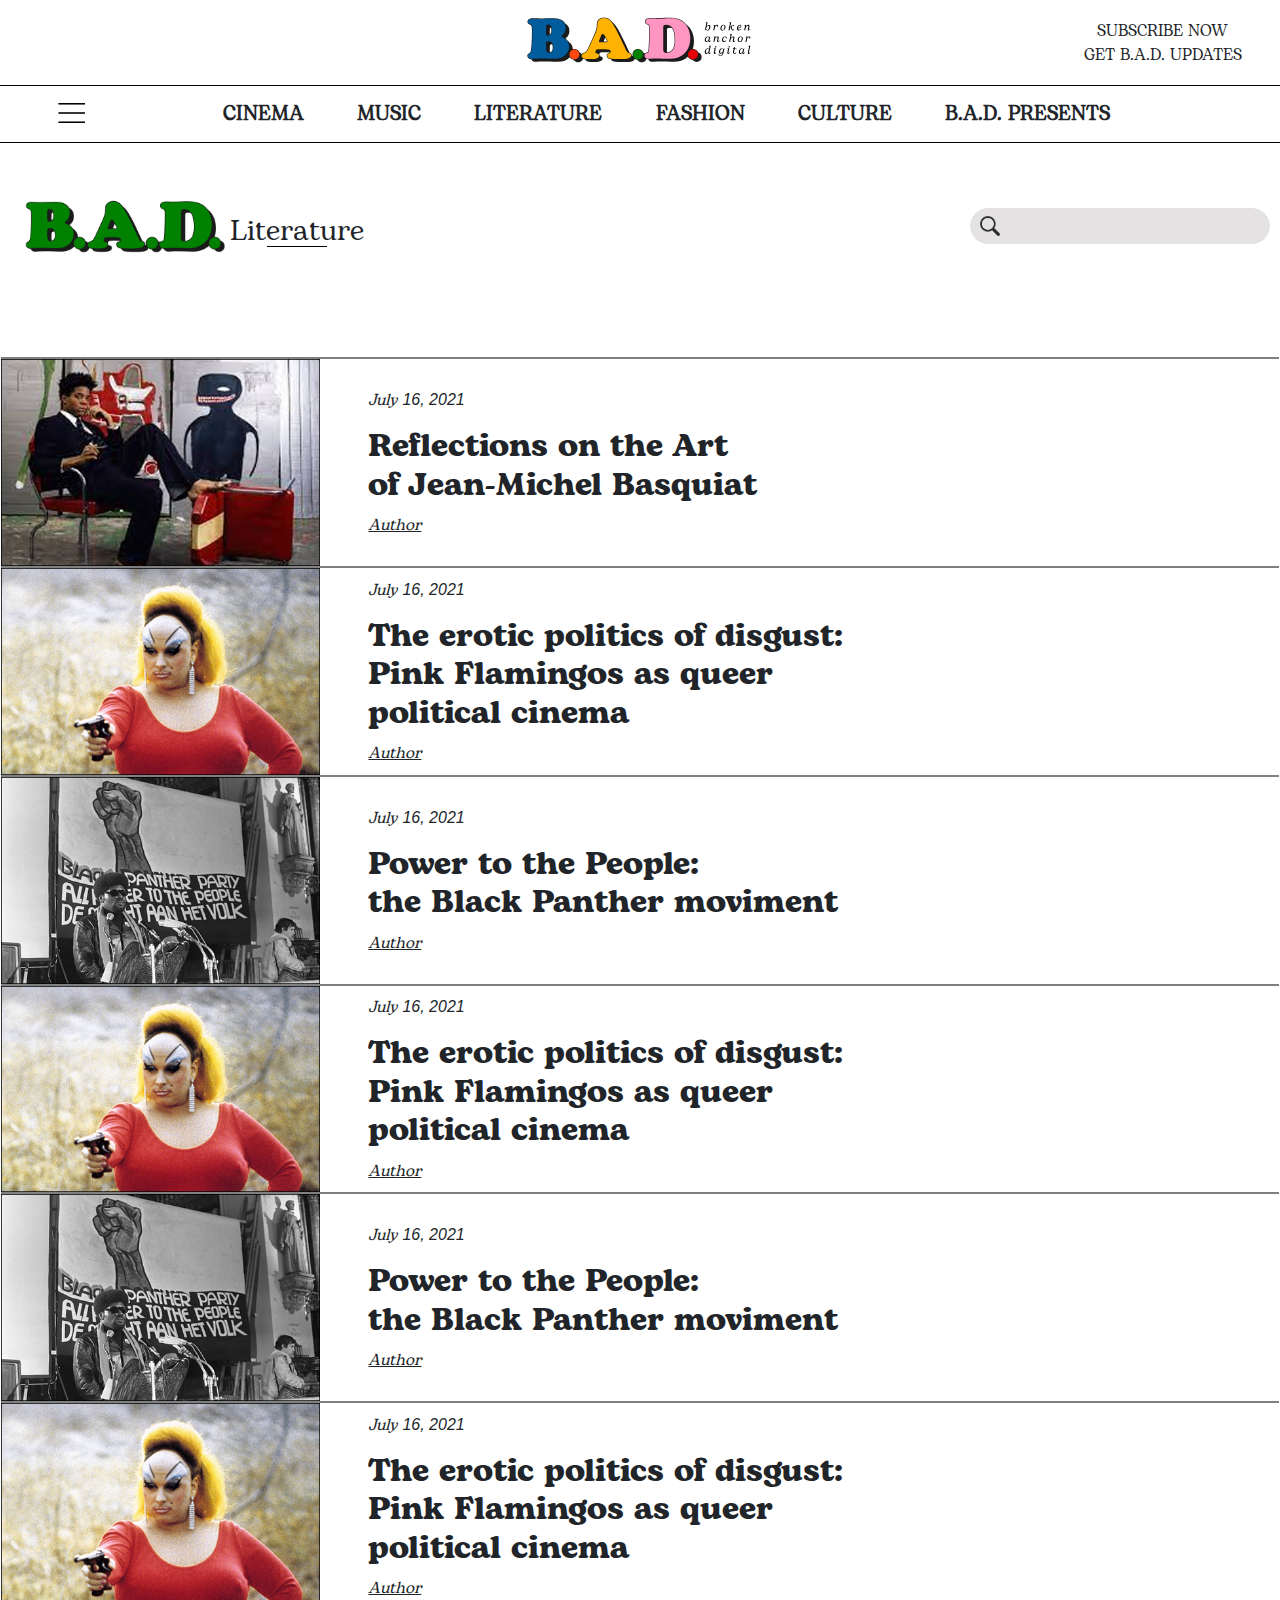
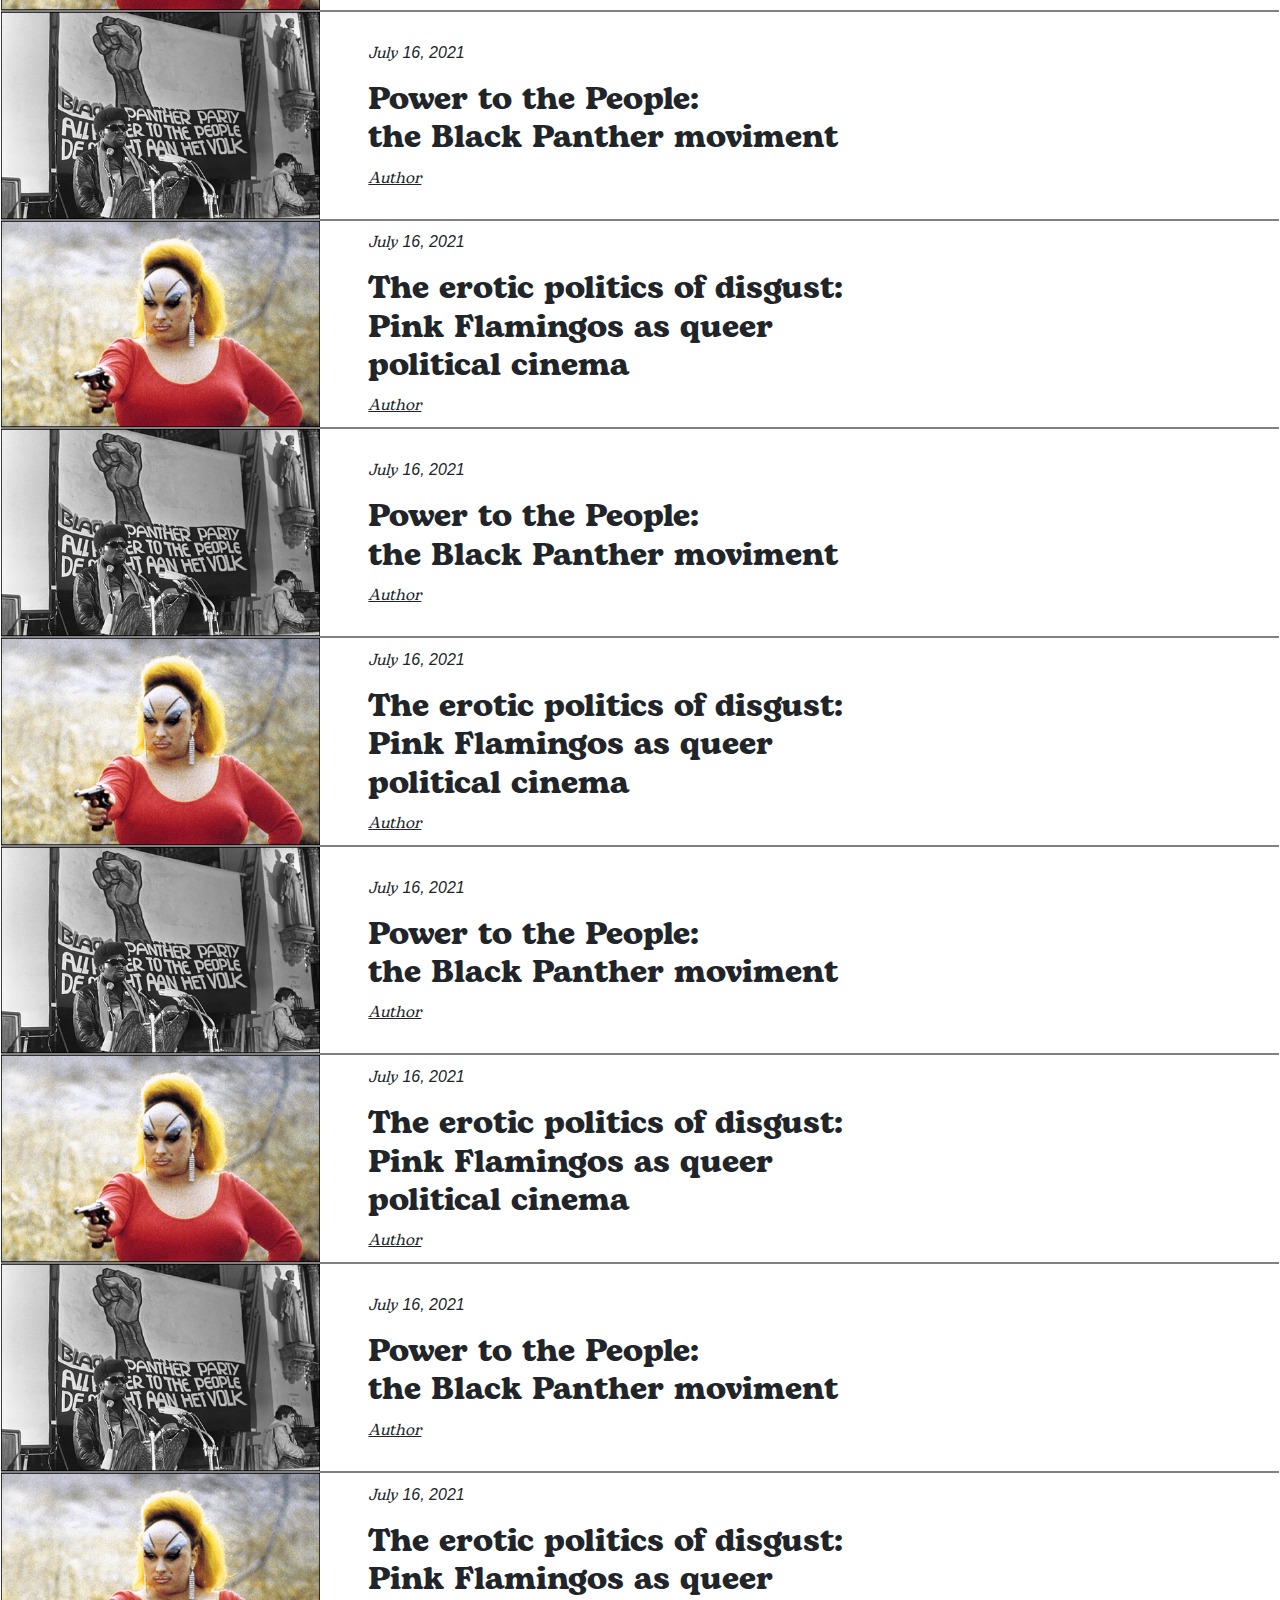
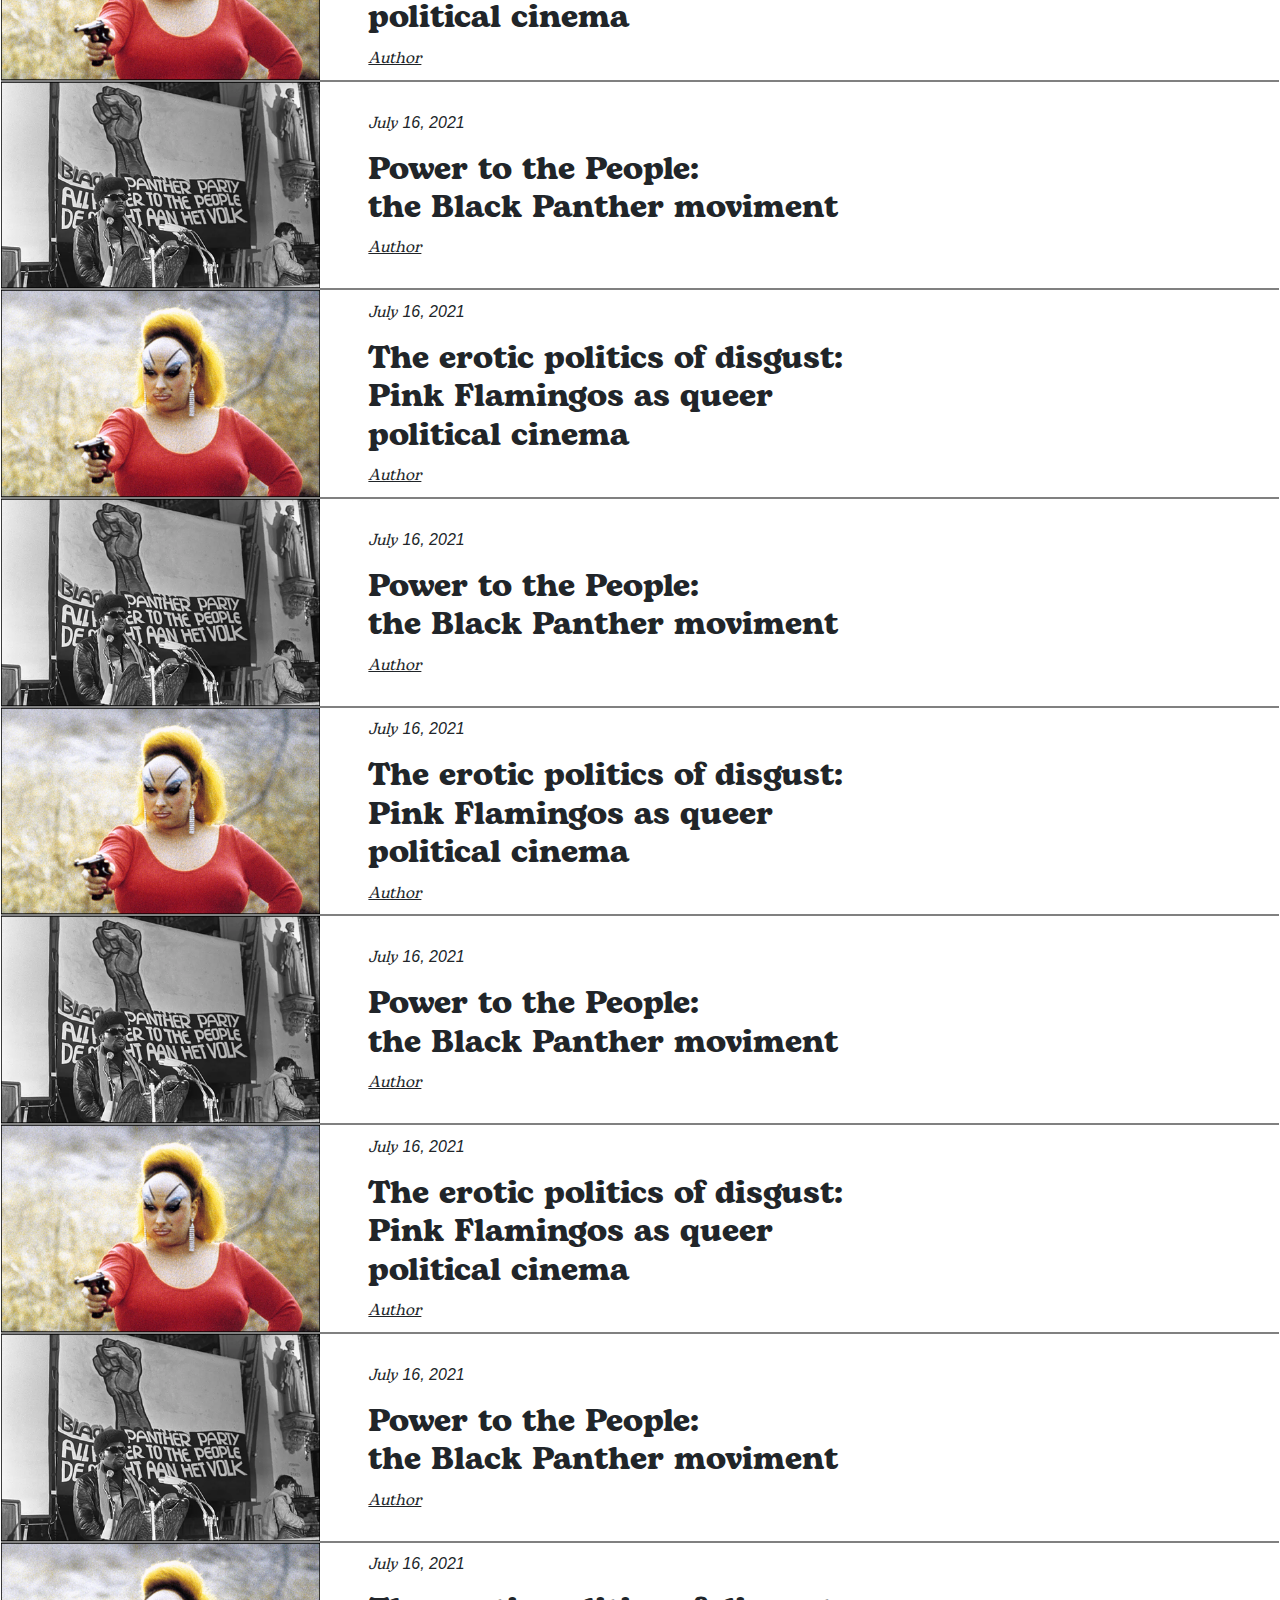
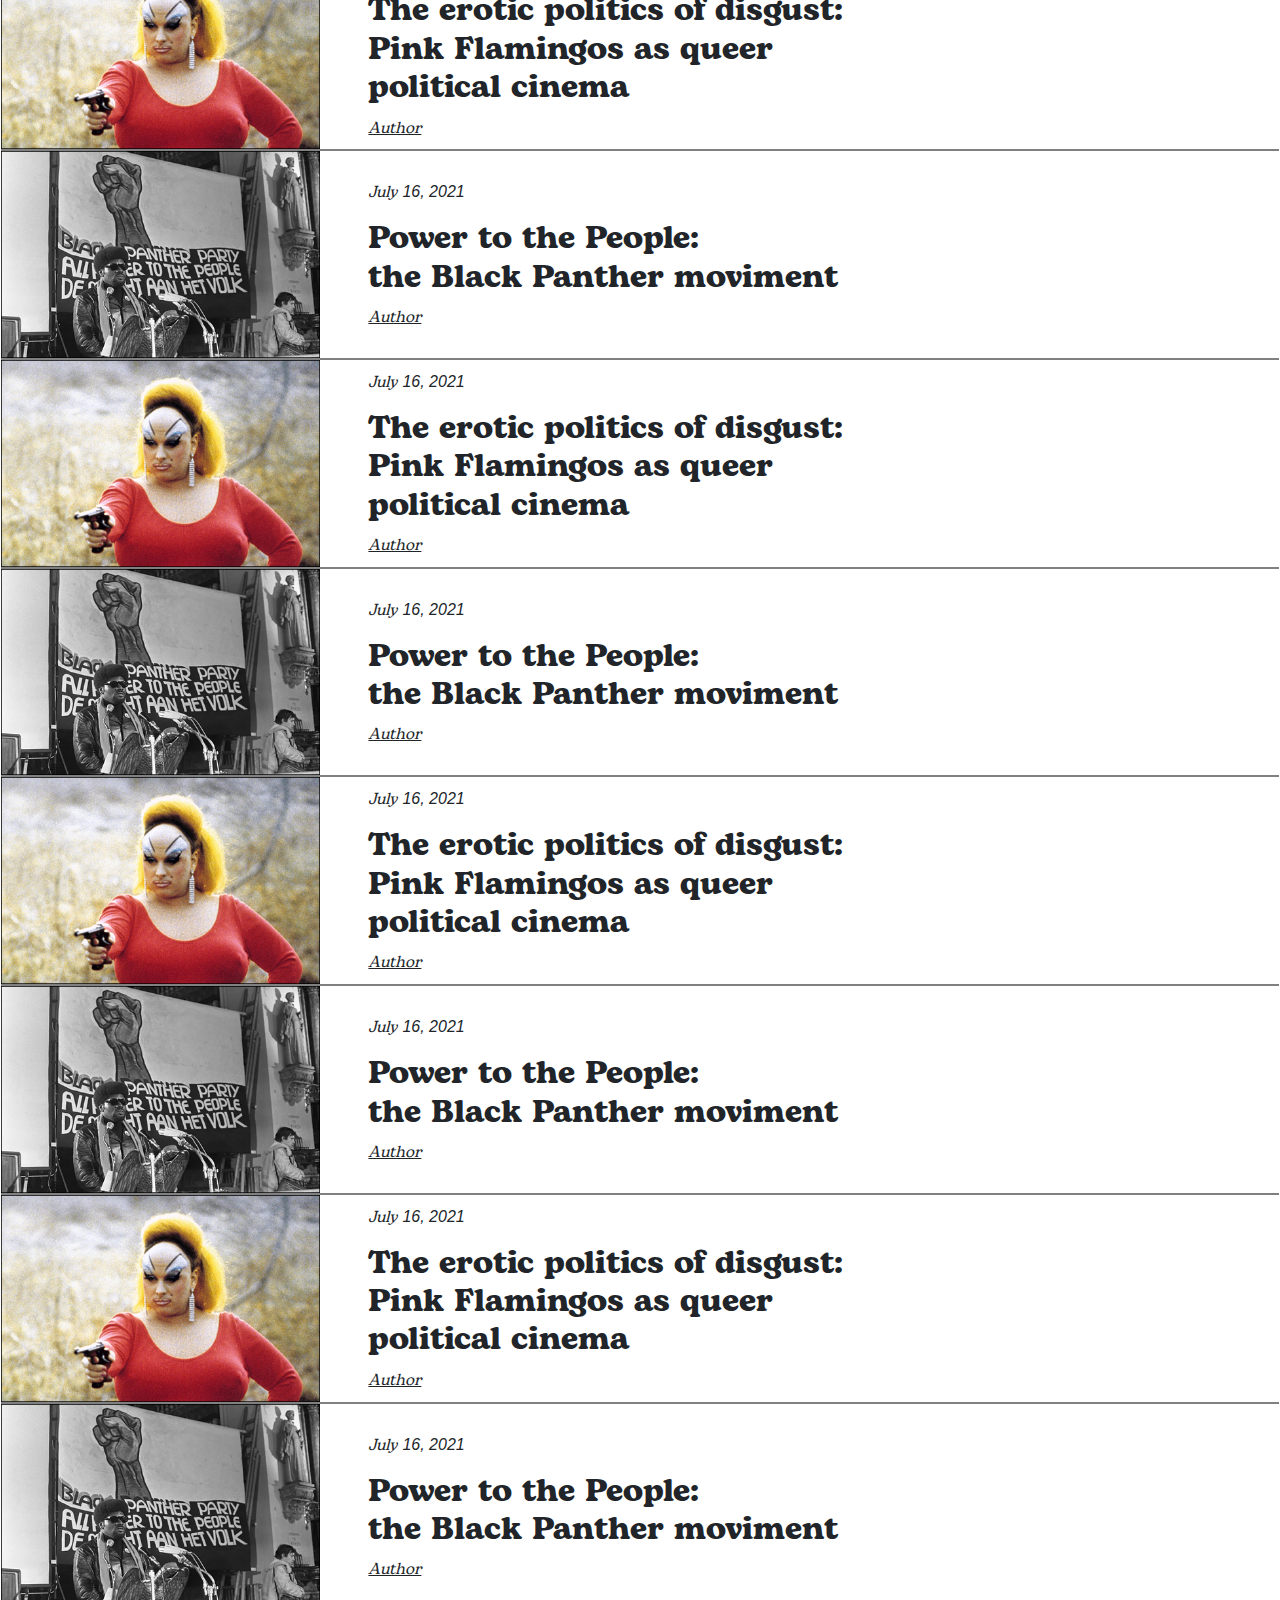
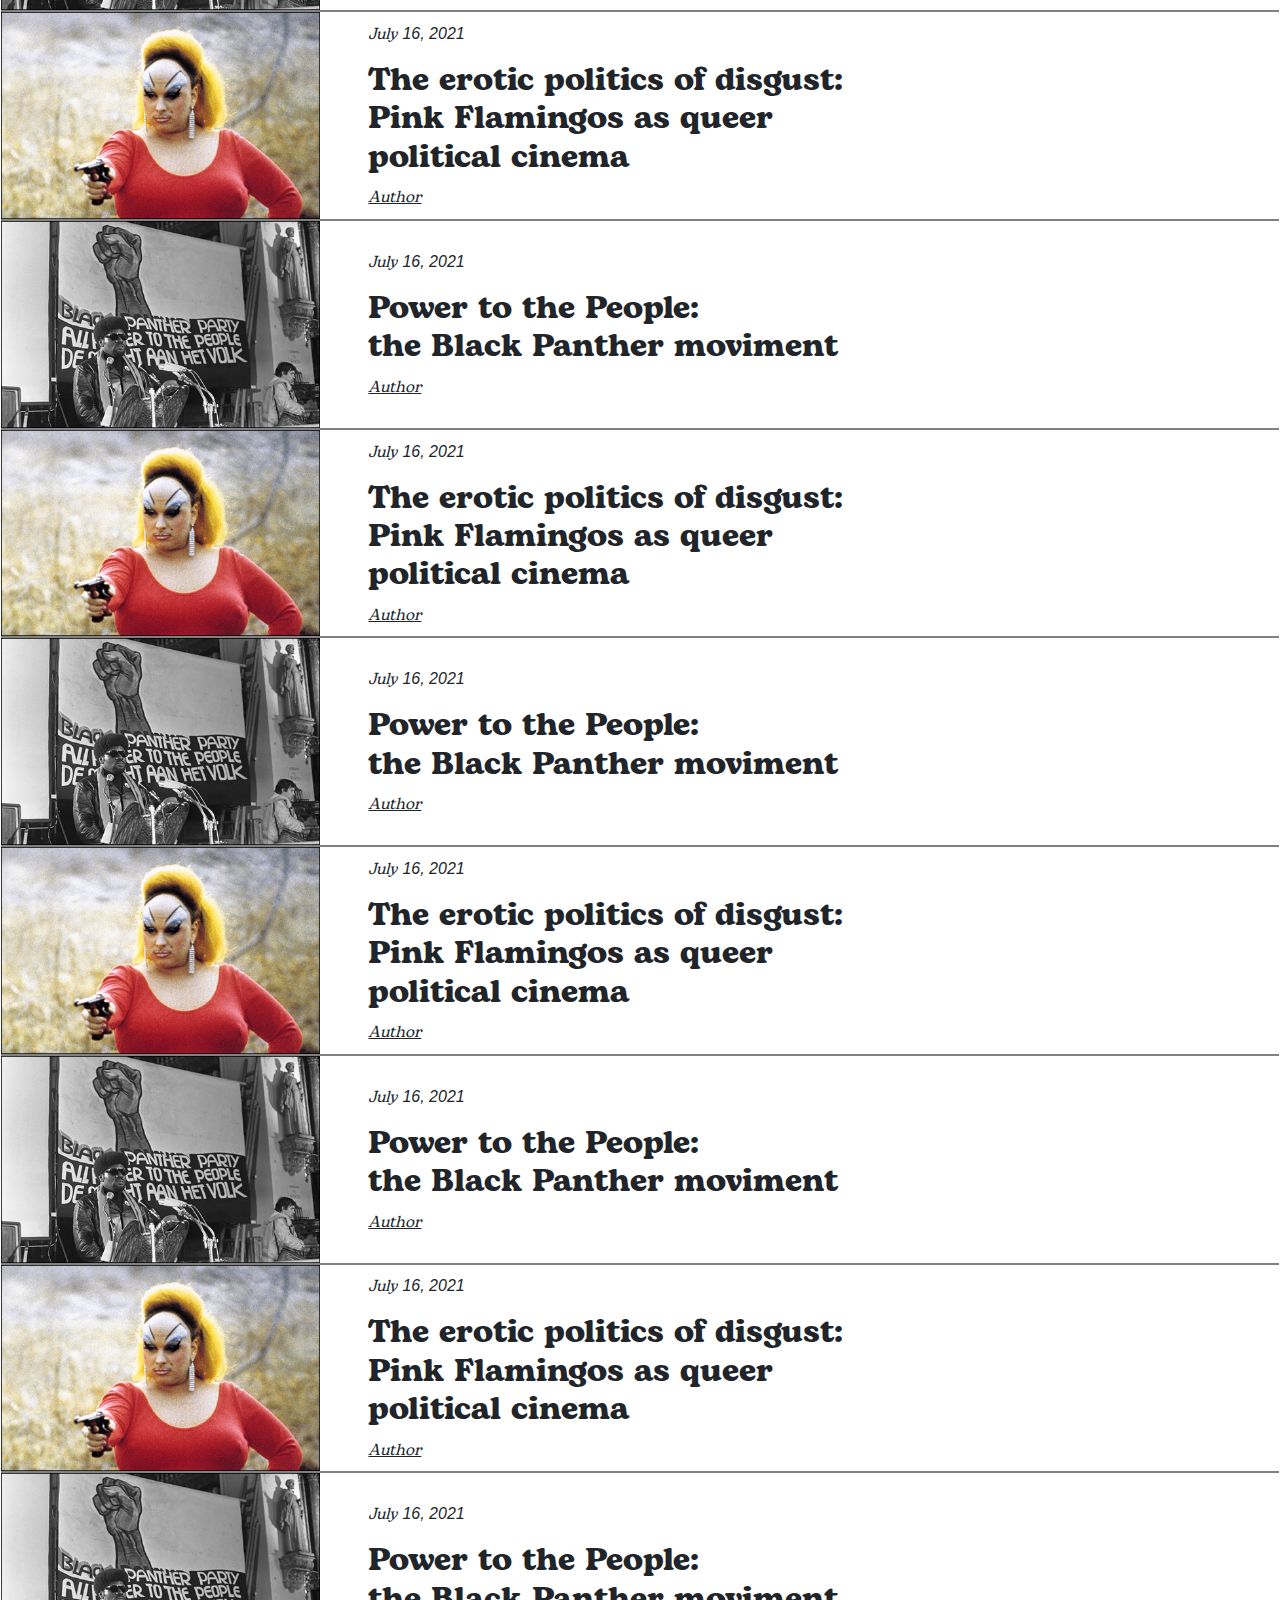
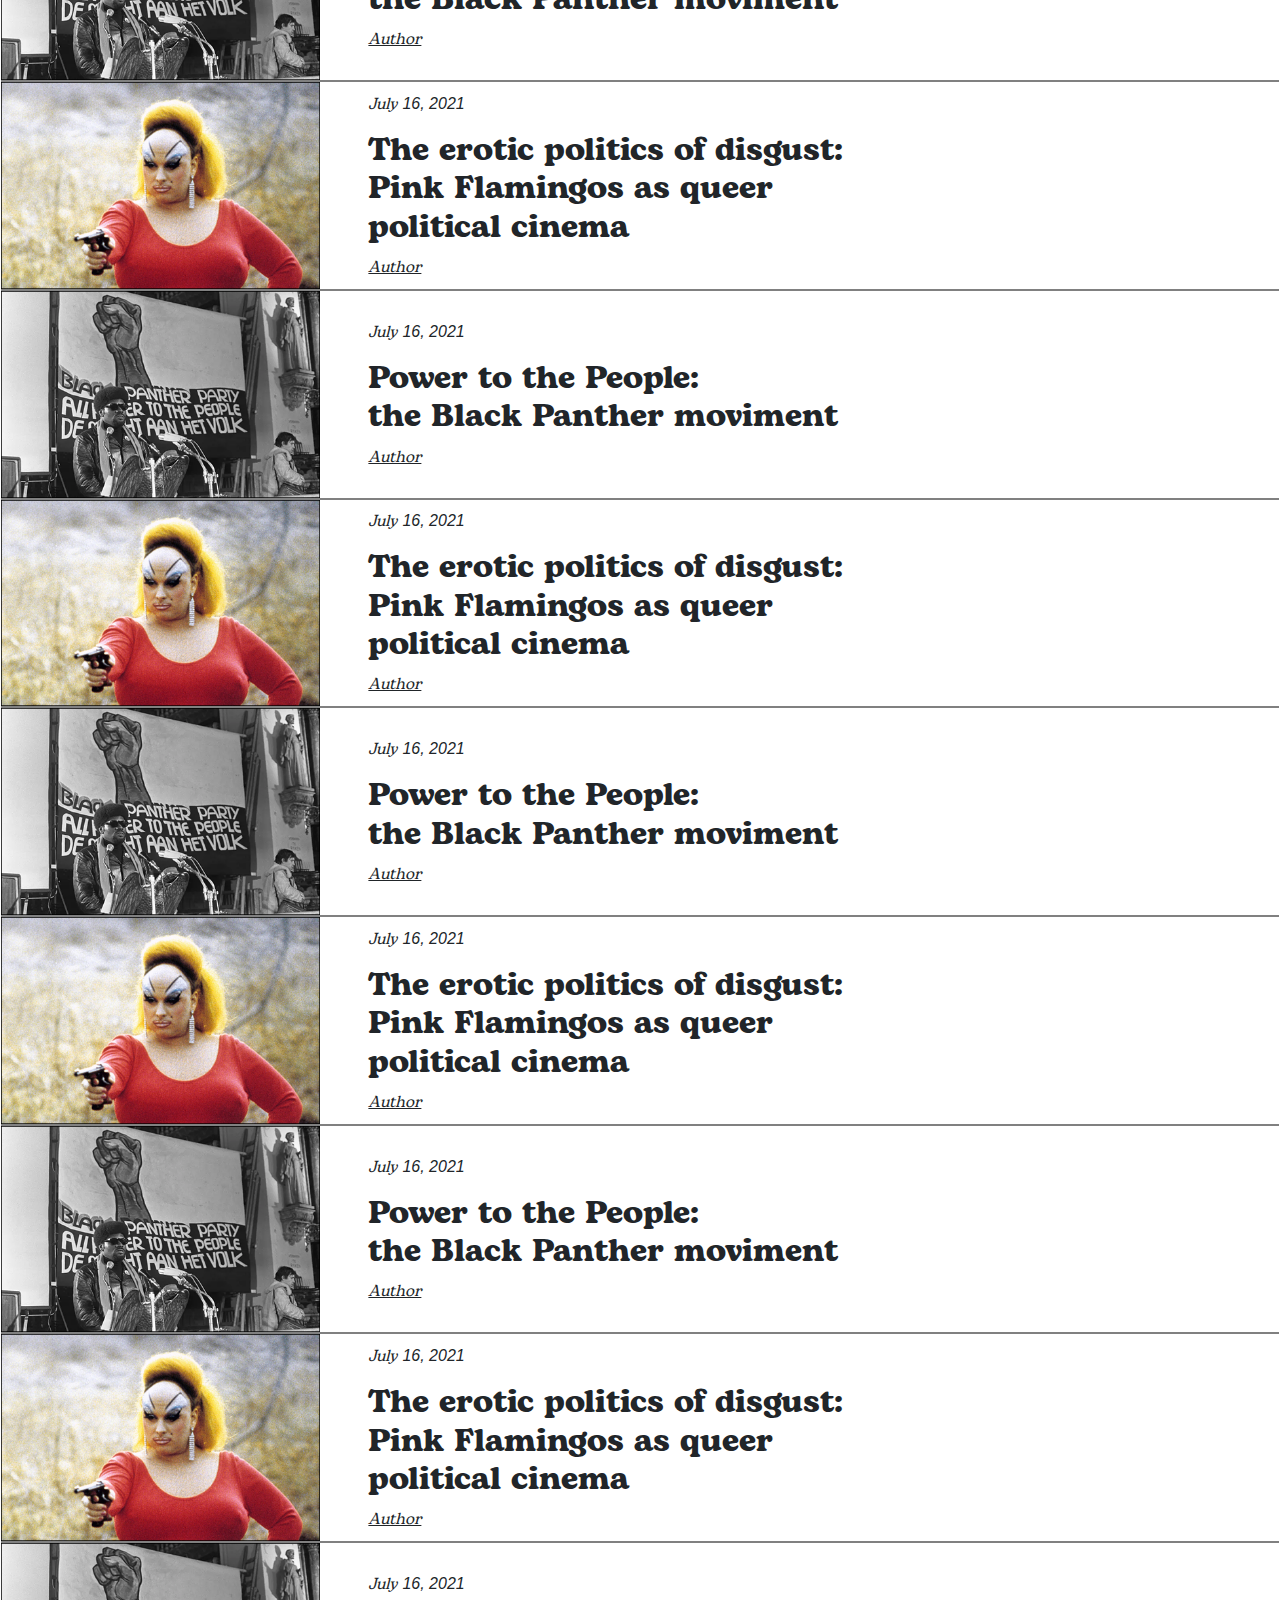
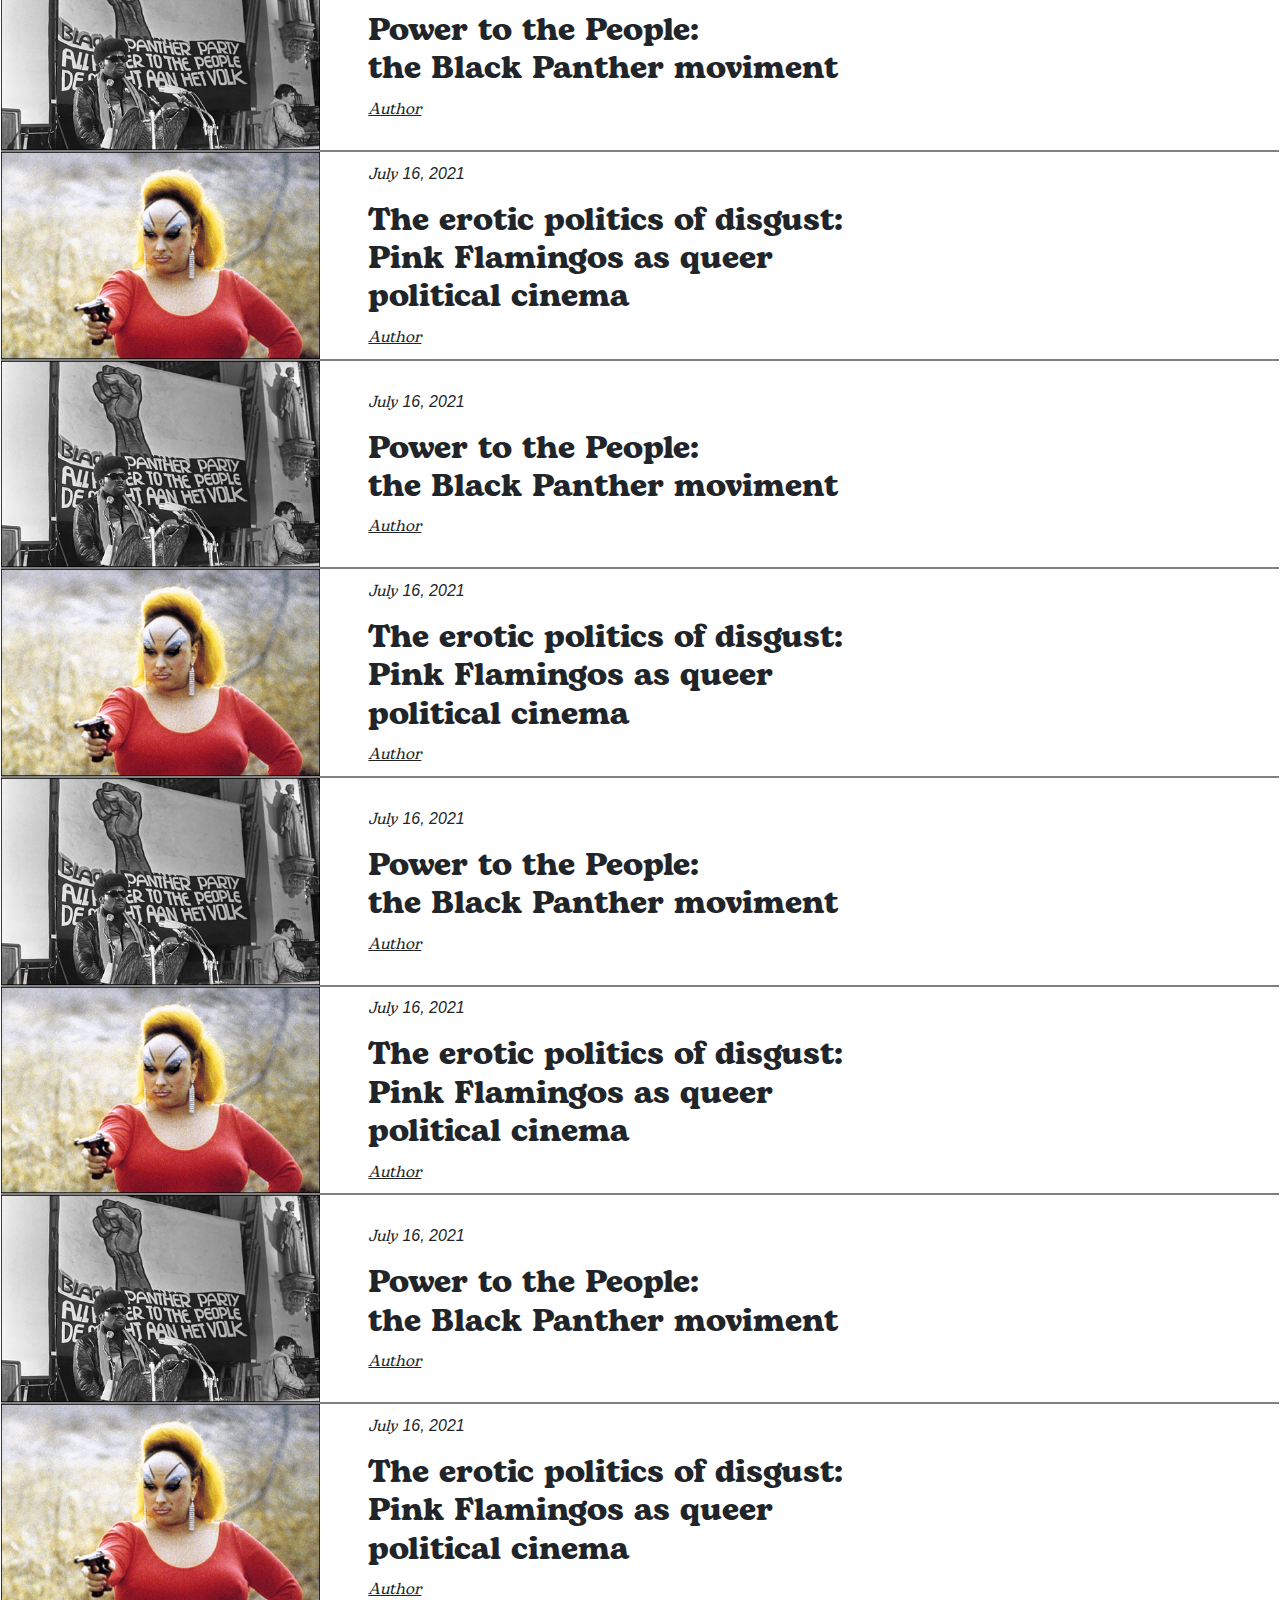
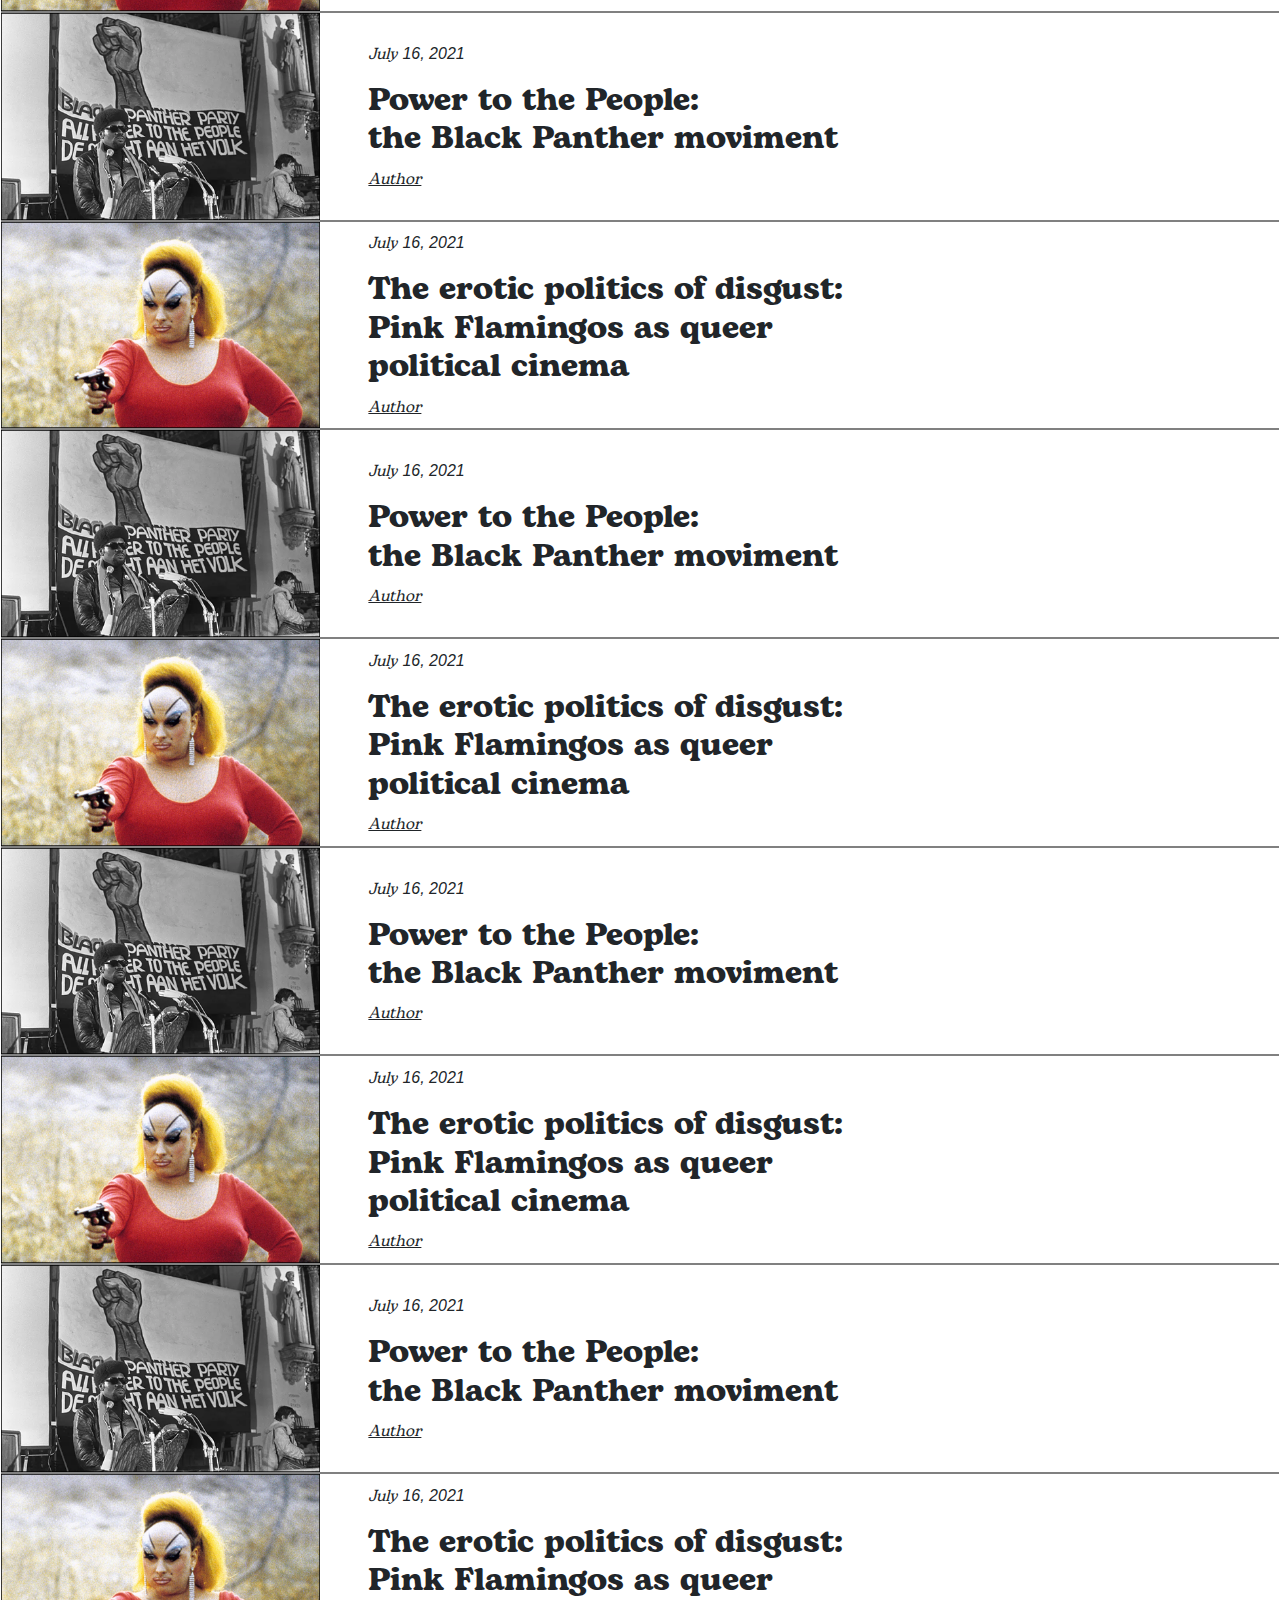
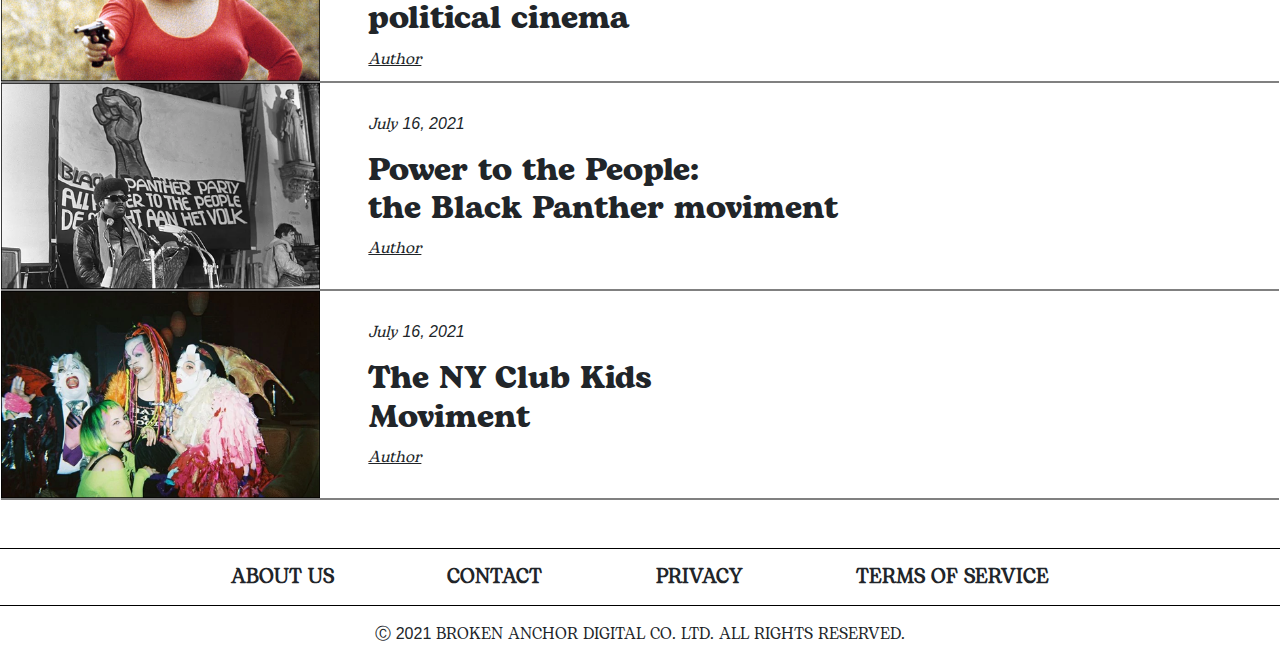
<file: topics-literature.html>
<!doctype html>
<html lang="en">
  <head>
    <!-- Required meta tags -->
    <meta charset="utf-8">
    <meta name="viewport" content="width=device-width, initial-scale=1">

    <!-- Bootstrap CSS -->
    <link href="https://cdn.jsdelivr.net/npm/bootstrap@5.1.0/dist/css/bootstrap.min.css" rel="stylesheet">

    <!-- fontawesome -->
    <link rel="stylesheet" href="https://cdnjs.cloudflare.com/ajax/libs/font-awesome/5.15.4/css/all.min.css"/>

    <!-- slick -->
    <link rel="stylesheet" href="slick/slick.css">
    <link rel="stylesheet" href="slick/slick-theme.css">

    <!-- style.css -->
    <link rel="stylesheet" href="css/style.css">

    <!-- favicon -->
    <link rel="shortcut icon" href="img/BAD Logo.png">
    <title>BAD</title>
  </head>
  <body>
    

    <!-- topBar -->
    <section class="topBar">
        <div class="container-fluid position-relative">
            <div class="row">
                <div class="col-md-10">
                    <div class="text-center">
                        <a href="index.html">
                            <img src="img/BAD Logo.png" class="img-fluid logo" alt="">
                        </a>
                    </div>
                </div>
                <div class="col-md-2 m-auto">
                    <a href="" class="text-dark text-decoration-none text-center d-block text-uppercase">
                        Subscribe now <br>
get B.A.D. updates
                    </a>
                </div>
            </div>
        </div>
    </section>
    <!-- topBar -->


    <!-- menubar -->
    <section class="menuBar py-2 border-top border-bottom">
        <div class="container-fluid">
            <ul class="menu list-unstyled m-0 p-0">
                <li class="d-inline">
                    <button class="btn">
                        <!-- <i class="fa fa-bars"></i> -->
                        <img src="img/bars.png" class="img-fluid bars" alt="">
                    </button>
                </li>
                <li class="d-inline-block text-center">
                    <a href="topics-cinema.html" class="text-dark text-decoration-none">
                        CINEMA
                    </a>
                </li>
                <li class="d-inline-block text-center">
                    <a href="topics-music.html" class="text-dark text-decoration-none">
                        MUSIC
                    </a>
                </li>
                <li class="d-inline-block text-center">
                    <a href="topics-literature.html" class="text-dark text-decoration-none">
                        LITERATURE
                    </a>
                </li>
                <li class="d-inline-block text-center">
                    <a href="topics-fashion.html" class="text-dark text-decoration-none">
                        FASHION
                    </a>
                </li>
                <li class="d-inline-block text-center">
                    <a href="topics-culture.html" class="text-dark text-decoration-none">
                        CULTURE
                    </a>
                </li>
                <li class="d-inline-block text-center">
                    <a href="presents-new.html" class="text-dark text-decoration-none">
                        B.A.D. PRESENTS 
                    </a>
                </li>
            </ul>
        </div>
    </section>
    <!-- menubar -->


      <!-- menu dropdown -->
      <div class="menubg"></div>
      <section class="menuDropDown">
        <ul class="list-unstyled m-0 p-0">
            <li>
                <a href="topics-cinema.html" class="text-dark text-decoration-none">
                    CINEMA
                </a>
            </li>
            <li>
                <a href="topics-music.html" class="text-dark text-decoration-none">
                    MUSIC
                </a>
            </li>
            <li>
                <a href="topics-literature.html" class="text-dark text-decoration-none">
                    LITERATURE
                </a>
            </li>
            <li>
                <a href="topics-fashion.html" class="text-dark text-decoration-none">
                    FASHION
                </a>
            </li>
            <li>
                <a href="topics-culture.html" class="text-dark text-decoration-none">
                    CULTURE
                </a>
            </li>
            <li>
                <a href="presents-new.html" class="text-dark text-decoration-none">
                    B.A.D. PRESENTS 
                </a>
            </li>
        </ul>
          <div class="socials">
              <ul class="list-unstyled d-flex justifyied">
                  <li class="d-inline-block">
                      <a href="" class="text-dark text-decoration-none">
                          <i class="fab fa-facebook-f"></i>
                      </a>
                  </li>
                  <li class="d-inline-block">
                      <a href="" class="text-dark text-decoration-none">
                          <i class="fab fa-twitter"></i>
                      </a>
                  </li>
                  <li class="d-inline-block">
                      <a href="" class="text-dark text-decoration-none">
                          <i class="fab fa-instagram"></i>
                      </a>
                  </li>
                  <li class="d-inline-block">
                      <a href="" class="text-dark text-decoration-none">
                          <i class="fab fa-tumblr"></i>
                      </a>
                  </li>
  
              </ul>
          </div>
      </section>
      <!-- menu dropdown -->


    <!-- section starts -->
    <section class="topics py-5">
        <div class="container-fluid">
            <div class="row">
                <div class="col-md-10 py-2">
                    <img src="img/B.A.D. GREEN.png" class="img-fluid pinky" alt=""> <span class="fs-18 d-inline-block">Literature
                        <div class="line inlie-block"></div>
                    </span>
                </div>
                <div class="col-md-2 py-2 m-auto">
                    <form action="">
                        <input type="text" class="form-control searchBar rounded-pill" name="" id="">
                    </form>
                </div>
            </div>
        </div>
    </section>
    <!-- section starts -->

 <!-- topics section -->
 <section class="py-5">
    <div class="container-fluid p-0">
        <div class="row border">
            <div class="col-md-3 p-0">
                <a href="interview.html" class="text-dark text-decoration-none">
                    <div class="card border-0">
                        <img src="img/cin2.png" class="card-img-top img-fluid" alt="">
                    </div>
                </a>
            </div>
            <div class="col-md-9 ps-5 m-auto">
                <p class="text-italic">
                    July <span class="number">16, 2021</span>
                </p>
                <a href="" class="text-dark text-decoration-none">
                    <h2 class="font-weight-bold">
                        Reflections on the Art <br>
of Jean-Michel Basquiat

                    </h2>
                </a>
                <a href="" class="text-dark text-italic">Author</a>
            </div>
        </div>
        <div class="row border1">
            <div class="col-md-3 p-0">
                <a href="interview.html" class="text-dark text-decoration-none">
                    <div class="card border-0">
                        <img src="img/cin4.png" class="card-img-top img-fluid" alt="">
                    </div>
                </a>
            </div>
            <div class="col-md-9 ps-5 m-auto">
                <p class="text-italic">
                    July <span class="number">16, 2021</span>
                </p>
               <a href="interview.html" class="text-dark text-decoration-none">
                <h2 class="font-weight-bold">
                    


                    The erotic politics of disgust: <br>
                    Pink Flamingos as queer <br>
                    political cinema
                    
                                        </h2>
               </a>
                <a href="" class="text-dark text-italic">Author</a>
            </div>
        </div>
        <div class="row border1">
            <div class="col-md-3 p-0">
                <div class="card border-0">
                    <a href="interview.html" class="text-dark text-decoration-none">
                        <img src="img/cin3.png" class="card-img-top img-fluid" alt="">
                    </a>
                </div>
            </div>
            <div class="col-md-9 ps-5 m-auto">
                <p class="text-italic">
                    July <span class="number">16, 2021</span>
                </p>
                <a href="interview.html" class="text-dark text-decoration-none">
                    <h2 class="font-weight-bold">
                   

                        Power to the People: <br>
                        the Black Panther moviment
                        
                                            </h2>
                </a>
                <a href="" class="text-dark text-italic">Author</a>
            </div>
        </div>
        <div class="row border1">
            <div class="col-md-3 p-0">
                <a href="interview.html" class="text-dark text-decoration-none">
                    <div class="card border-0">
                        <img src="img/cin4.png" class="card-img-top img-fluid" alt="">
                    </div>
                </a>
            </div>
            <div class="col-md-9 ps-5 m-auto">
                <p class="text-italic">
                    July <span class="number">16, 2021</span>
                </p>
               <a href="interview.html" class="text-dark text-decoration-none">
                <h2 class="font-weight-bold">
                    


                    The erotic politics of disgust: <br>
                    Pink Flamingos as queer <br>
                    political cinema
                    
                                        </h2>
               </a>
                <a href="" class="text-dark text-italic">Author</a>
            </div>
        </div>
        <div class="row border1">
            <div class="col-md-3 p-0">
                <div class="card border-0">
                    <a href="interview.html" class="text-dark text-decoration-none">
                        <img src="img/cin3.png" class="card-img-top img-fluid" alt="">
                    </a>
                </div>
            </div>
            <div class="col-md-9 ps-5 m-auto">
                <p class="text-italic">
                    July <span class="number">16, 2021</span>
                </p>
                <a href="interview.html" class="text-dark text-decoration-none">
                    <h2 class="font-weight-bold">
                   

                        Power to the People: <br>
                        the Black Panther moviment
                        
                                            </h2>
                </a>
                <a href="" class="text-dark text-italic">Author</a>
            </div>
        </div>
        <div class="row border1">
            <div class="col-md-3 p-0">
                <a href="interview.html" class="text-dark text-decoration-none">
                    <div class="card border-0">
                        <img src="img/cin4.png" class="card-img-top img-fluid" alt="">
                    </div>
                </a>
            </div>
            <div class="col-md-9 ps-5 m-auto">
                <p class="text-italic">
                    July <span class="number">16, 2021</span>
                </p>
               <a href="interview.html" class="text-dark text-decoration-none">
                <h2 class="font-weight-bold">
                    


                    The erotic politics of disgust: <br>
                    Pink Flamingos as queer <br>
                    political cinema
                    
                                        </h2>
               </a>
                <a href="" class="text-dark text-italic">Author</a>
            </div>
        </div>
        <div class="row border1">
            <div class="col-md-3 p-0">
                <div class="card border-0">
                    <a href="interview.html" class="text-dark text-decoration-none">
                        <img src="img/cin3.png" class="card-img-top img-fluid" alt="">
                    </a>
                </div>
            </div>
            <div class="col-md-9 ps-5 m-auto">
                <p class="text-italic">
                    July <span class="number">16, 2021</span>
                </p>
                <a href="interview.html" class="text-dark text-decoration-none">
                    <h2 class="font-weight-bold">
                   

                        Power to the People: <br>
                        the Black Panther moviment
                        
                                            </h2>
                </a>
                <a href="" class="text-dark text-italic">Author</a>
            </div>
        </div>
        <div class="row border1">
            <div class="col-md-3 p-0">
                <a href="interview.html" class="text-dark text-decoration-none">
                    <div class="card border-0">
                        <img src="img/cin4.png" class="card-img-top img-fluid" alt="">
                    </div>
                </a>
            </div>
            <div class="col-md-9 ps-5 m-auto">
                <p class="text-italic">
                    July <span class="number">16, 2021</span>
                </p>
               <a href="interview.html" class="text-dark text-decoration-none">
                <h2 class="font-weight-bold">
                    


                    The erotic politics of disgust: <br>
                    Pink Flamingos as queer <br>
                    political cinema
                    
                                        </h2>
               </a>
                <a href="" class="text-dark text-italic">Author</a>
            </div>
        </div>
        <div class="row border1">
            <div class="col-md-3 p-0">
                <div class="card border-0">
                    <a href="interview.html" class="text-dark text-decoration-none">
                        <img src="img/cin3.png" class="card-img-top img-fluid" alt="">
                    </a>
                </div>
            </div>
            <div class="col-md-9 ps-5 m-auto">
                <p class="text-italic">
                    July <span class="number">16, 2021</span>
                </p>
                <a href="interview.html" class="text-dark text-decoration-none">
                    <h2 class="font-weight-bold">
                   

                        Power to the People: <br>
                        the Black Panther moviment
                        
                                            </h2>
                </a>
                <a href="" class="text-dark text-italic">Author</a>
            </div>
        </div>
        <div class="row border1">
            <div class="col-md-3 p-0">
                <a href="interview.html" class="text-dark text-decoration-none">
                    <div class="card border-0">
                        <img src="img/cin4.png" class="card-img-top img-fluid" alt="">
                    </div>
                </a>
            </div>
            <div class="col-md-9 ps-5 m-auto">
                <p class="text-italic">
                    July <span class="number">16, 2021</span>
                </p>
               <a href="interview.html" class="text-dark text-decoration-none">
                <h2 class="font-weight-bold">
                    


                    The erotic politics of disgust: <br>
                    Pink Flamingos as queer <br>
                    political cinema
                    
                                        </h2>
               </a>
                <a href="" class="text-dark text-italic">Author</a>
            </div>
        </div>
        <div class="row border1">
            <div class="col-md-3 p-0">
                <div class="card border-0">
                    <a href="interview.html" class="text-dark text-decoration-none">
                        <img src="img/cin3.png" class="card-img-top img-fluid" alt="">
                    </a>
                </div>
            </div>
            <div class="col-md-9 ps-5 m-auto">
                <p class="text-italic">
                    July <span class="number">16, 2021</span>
                </p>
                <a href="interview.html" class="text-dark text-decoration-none">
                    <h2 class="font-weight-bold">
                   

                        Power to the People: <br>
                        the Black Panther moviment
                        
                                            </h2>
                </a>
                <a href="" class="text-dark text-italic">Author</a>
            </div>
        </div>
        <div class="row border1">
            <div class="col-md-3 p-0">
                <a href="interview.html" class="text-dark text-decoration-none">
                    <div class="card border-0">
                        <img src="img/cin4.png" class="card-img-top img-fluid" alt="">
                    </div>
                </a>
            </div>
            <div class="col-md-9 ps-5 m-auto">
                <p class="text-italic">
                    July <span class="number">16, 2021</span>
                </p>
               <a href="interview.html" class="text-dark text-decoration-none">
                <h2 class="font-weight-bold">
                    


                    The erotic politics of disgust: <br>
                    Pink Flamingos as queer <br>
                    political cinema
                    
                                        </h2>
               </a>
                <a href="" class="text-dark text-italic">Author</a>
            </div>
        </div>
        <div class="row border1">
            <div class="col-md-3 p-0">
                <div class="card border-0">
                    <a href="interview.html" class="text-dark text-decoration-none">
                        <img src="img/cin3.png" class="card-img-top img-fluid" alt="">
                    </a>
                </div>
            </div>
            <div class="col-md-9 ps-5 m-auto">
                <p class="text-italic">
                    July <span class="number">16, 2021</span>
                </p>
                <a href="interview.html" class="text-dark text-decoration-none">
                    <h2 class="font-weight-bold">
                   

                        Power to the People: <br>
                        the Black Panther moviment
                        
                                            </h2>
                </a>
                <a href="" class="text-dark text-italic">Author</a>
            </div>
        </div>
        <div class="row border1">
            <div class="col-md-3 p-0">
                <a href="interview.html" class="text-dark text-decoration-none">
                    <div class="card border-0">
                        <img src="img/cin4.png" class="card-img-top img-fluid" alt="">
                    </div>
                </a>
            </div>
            <div class="col-md-9 ps-5 m-auto">
                <p class="text-italic">
                    July <span class="number">16, 2021</span>
                </p>
               <a href="interview.html" class="text-dark text-decoration-none">
                <h2 class="font-weight-bold">
                    


                    The erotic politics of disgust: <br>
                    Pink Flamingos as queer <br>
                    political cinema
                    
                                        </h2>
               </a>
                <a href="" class="text-dark text-italic">Author</a>
            </div>
        </div>
        <div class="row border1">
            <div class="col-md-3 p-0">
                <div class="card border-0">
                    <a href="interview.html" class="text-dark text-decoration-none">
                        <img src="img/cin3.png" class="card-img-top img-fluid" alt="">
                    </a>
                </div>
            </div>
            <div class="col-md-9 ps-5 m-auto">
                <p class="text-italic">
                    July <span class="number">16, 2021</span>
                </p>
                <a href="interview.html" class="text-dark text-decoration-none">
                    <h2 class="font-weight-bold">
                   

                        Power to the People: <br>
                        the Black Panther moviment
                        
                                            </h2>
                </a>
                <a href="" class="text-dark text-italic">Author</a>
            </div>
        </div>
        <div class="row border1">
            <div class="col-md-3 p-0">
                <a href="interview.html" class="text-dark text-decoration-none">
                    <div class="card border-0">
                        <img src="img/cin4.png" class="card-img-top img-fluid" alt="">
                    </div>
                </a>
            </div>
            <div class="col-md-9 ps-5 m-auto">
                <p class="text-italic">
                    July <span class="number">16, 2021</span>
                </p>
               <a href="interview.html" class="text-dark text-decoration-none">
                <h2 class="font-weight-bold">
                    


                    The erotic politics of disgust: <br>
                    Pink Flamingos as queer <br>
                    political cinema
                    
                                        </h2>
               </a>
                <a href="" class="text-dark text-italic">Author</a>
            </div>
        </div>
        <div class="row border1">
            <div class="col-md-3 p-0">
                <div class="card border-0">
                    <a href="interview.html" class="text-dark text-decoration-none">
                        <img src="img/cin3.png" class="card-img-top img-fluid" alt="">
                    </a>
                </div>
            </div>
            <div class="col-md-9 ps-5 m-auto">
                <p class="text-italic">
                    July <span class="number">16, 2021</span>
                </p>
                <a href="interview.html" class="text-dark text-decoration-none">
                    <h2 class="font-weight-bold">
                   

                        Power to the People: <br>
                        the Black Panther moviment
                        
                                            </h2>
                </a>
                <a href="" class="text-dark text-italic">Author</a>
            </div>
        </div>
        <div class="row border1">
            <div class="col-md-3 p-0">
                <a href="interview.html" class="text-dark text-decoration-none">
                    <div class="card border-0">
                        <img src="img/cin4.png" class="card-img-top img-fluid" alt="">
                    </div>
                </a>
            </div>
            <div class="col-md-9 ps-5 m-auto">
                <p class="text-italic">
                    July <span class="number">16, 2021</span>
                </p>
               <a href="interview.html" class="text-dark text-decoration-none">
                <h2 class="font-weight-bold">
                    


                    The erotic politics of disgust: <br>
                    Pink Flamingos as queer <br>
                    political cinema
                    
                                        </h2>
               </a>
                <a href="" class="text-dark text-italic">Author</a>
            </div>
        </div>
        <div class="row border1">
            <div class="col-md-3 p-0">
                <div class="card border-0">
                    <a href="interview.html" class="text-dark text-decoration-none">
                        <img src="img/cin3.png" class="card-img-top img-fluid" alt="">
                    </a>
                </div>
            </div>
            <div class="col-md-9 ps-5 m-auto">
                <p class="text-italic">
                    July <span class="number">16, 2021</span>
                </p>
                <a href="interview.html" class="text-dark text-decoration-none">
                    <h2 class="font-weight-bold">
                   

                        Power to the People: <br>
                        the Black Panther moviment
                        
                                            </h2>
                </a>
                <a href="" class="text-dark text-italic">Author</a>
            </div>
        </div>
        <div class="row border1">
            <div class="col-md-3 p-0">
                <a href="interview.html" class="text-dark text-decoration-none">
                    <div class="card border-0">
                        <img src="img/cin4.png" class="card-img-top img-fluid" alt="">
                    </div>
                </a>
            </div>
            <div class="col-md-9 ps-5 m-auto">
                <p class="text-italic">
                    July <span class="number">16, 2021</span>
                </p>
               <a href="interview.html" class="text-dark text-decoration-none">
                <h2 class="font-weight-bold">
                    


                    The erotic politics of disgust: <br>
                    Pink Flamingos as queer <br>
                    political cinema
                    
                                        </h2>
               </a>
                <a href="" class="text-dark text-italic">Author</a>
            </div>
        </div>
        <div class="row border1">
            <div class="col-md-3 p-0">
                <div class="card border-0">
                    <a href="interview.html" class="text-dark text-decoration-none">
                        <img src="img/cin3.png" class="card-img-top img-fluid" alt="">
                    </a>
                </div>
            </div>
            <div class="col-md-9 ps-5 m-auto">
                <p class="text-italic">
                    July <span class="number">16, 2021</span>
                </p>
                <a href="interview.html" class="text-dark text-decoration-none">
                    <h2 class="font-weight-bold">
                   

                        Power to the People: <br>
                        the Black Panther moviment
                        
                                            </h2>
                </a>
                <a href="" class="text-dark text-italic">Author</a>
            </div>
        </div>
        <div class="row border1">
            <div class="col-md-3 p-0">
                <a href="interview.html" class="text-dark text-decoration-none">
                    <div class="card border-0">
                        <img src="img/cin4.png" class="card-img-top img-fluid" alt="">
                    </div>
                </a>
            </div>
            <div class="col-md-9 ps-5 m-auto">
                <p class="text-italic">
                    July <span class="number">16, 2021</span>
                </p>
               <a href="interview.html" class="text-dark text-decoration-none">
                <h2 class="font-weight-bold">
                    


                    The erotic politics of disgust: <br>
                    Pink Flamingos as queer <br>
                    political cinema
                    
                                        </h2>
               </a>
                <a href="" class="text-dark text-italic">Author</a>
            </div>
        </div>
        <div class="row border1">
            <div class="col-md-3 p-0">
                <div class="card border-0">
                    <a href="interview.html" class="text-dark text-decoration-none">
                        <img src="img/cin3.png" class="card-img-top img-fluid" alt="">
                    </a>
                </div>
            </div>
            <div class="col-md-9 ps-5 m-auto">
                <p class="text-italic">
                    July <span class="number">16, 2021</span>
                </p>
                <a href="interview.html" class="text-dark text-decoration-none">
                    <h2 class="font-weight-bold">
                   

                        Power to the People: <br>
                        the Black Panther moviment
                        
                                            </h2>
                </a>
                <a href="" class="text-dark text-italic">Author</a>
            </div>
        </div>
        <div class="row border1">
            <div class="col-md-3 p-0">
                <a href="interview.html" class="text-dark text-decoration-none">
                    <div class="card border-0">
                        <img src="img/cin4.png" class="card-img-top img-fluid" alt="">
                    </div>
                </a>
            </div>
            <div class="col-md-9 ps-5 m-auto">
                <p class="text-italic">
                    July <span class="number">16, 2021</span>
                </p>
               <a href="interview.html" class="text-dark text-decoration-none">
                <h2 class="font-weight-bold">
                    


                    The erotic politics of disgust: <br>
                    Pink Flamingos as queer <br>
                    political cinema
                    
                                        </h2>
               </a>
                <a href="" class="text-dark text-italic">Author</a>
            </div>
        </div>
        <div class="row border1">
            <div class="col-md-3 p-0">
                <div class="card border-0">
                    <a href="interview.html" class="text-dark text-decoration-none">
                        <img src="img/cin3.png" class="card-img-top img-fluid" alt="">
                    </a>
                </div>
            </div>
            <div class="col-md-9 ps-5 m-auto">
                <p class="text-italic">
                    July <span class="number">16, 2021</span>
                </p>
                <a href="interview.html" class="text-dark text-decoration-none">
                    <h2 class="font-weight-bold">
                   

                        Power to the People: <br>
                        the Black Panther moviment
                        
                                            </h2>
                </a>
                <a href="" class="text-dark text-italic">Author</a>
            </div>
        </div>
        <div class="row border1">
            <div class="col-md-3 p-0">
                <a href="interview.html" class="text-dark text-decoration-none">
                    <div class="card border-0">
                        <img src="img/cin4.png" class="card-img-top img-fluid" alt="">
                    </div>
                </a>
            </div>
            <div class="col-md-9 ps-5 m-auto">
                <p class="text-italic">
                    July <span class="number">16, 2021</span>
                </p>
               <a href="interview.html" class="text-dark text-decoration-none">
                <h2 class="font-weight-bold">
                    


                    The erotic politics of disgust: <br>
                    Pink Flamingos as queer <br>
                    political cinema
                    
                                        </h2>
               </a>
                <a href="" class="text-dark text-italic">Author</a>
            </div>
        </div>
        <div class="row border1">
            <div class="col-md-3 p-0">
                <div class="card border-0">
                    <a href="interview.html" class="text-dark text-decoration-none">
                        <img src="img/cin3.png" class="card-img-top img-fluid" alt="">
                    </a>
                </div>
            </div>
            <div class="col-md-9 ps-5 m-auto">
                <p class="text-italic">
                    July <span class="number">16, 2021</span>
                </p>
                <a href="interview.html" class="text-dark text-decoration-none">
                    <h2 class="font-weight-bold">
                   

                        Power to the People: <br>
                        the Black Panther moviment
                        
                                            </h2>
                </a>
                <a href="" class="text-dark text-italic">Author</a>
            </div>
        </div>
        <div class="row border1">
            <div class="col-md-3 p-0">
                <a href="interview.html" class="text-dark text-decoration-none">
                    <div class="card border-0">
                        <img src="img/cin4.png" class="card-img-top img-fluid" alt="">
                    </div>
                </a>
            </div>
            <div class="col-md-9 ps-5 m-auto">
                <p class="text-italic">
                    July <span class="number">16, 2021</span>
                </p>
               <a href="interview.html" class="text-dark text-decoration-none">
                <h2 class="font-weight-bold">
                    


                    The erotic politics of disgust: <br>
                    Pink Flamingos as queer <br>
                    political cinema
                    
                                        </h2>
               </a>
                <a href="" class="text-dark text-italic">Author</a>
            </div>
        </div>
        <div class="row border1">
            <div class="col-md-3 p-0">
                <div class="card border-0">
                    <a href="interview.html" class="text-dark text-decoration-none">
                        <img src="img/cin3.png" class="card-img-top img-fluid" alt="">
                    </a>
                </div>
            </div>
            <div class="col-md-9 ps-5 m-auto">
                <p class="text-italic">
                    July <span class="number">16, 2021</span>
                </p>
                <a href="interview.html" class="text-dark text-decoration-none">
                    <h2 class="font-weight-bold">
                   

                        Power to the People: <br>
                        the Black Panther moviment
                        
                                            </h2>
                </a>
                <a href="" class="text-dark text-italic">Author</a>
            </div>
        </div>
        <div class="row border1">
            <div class="col-md-3 p-0">
                <a href="interview.html" class="text-dark text-decoration-none">
                    <div class="card border-0">
                        <img src="img/cin4.png" class="card-img-top img-fluid" alt="">
                    </div>
                </a>
            </div>
            <div class="col-md-9 ps-5 m-auto">
                <p class="text-italic">
                    July <span class="number">16, 2021</span>
                </p>
               <a href="interview.html" class="text-dark text-decoration-none">
                <h2 class="font-weight-bold">
                    


                    The erotic politics of disgust: <br>
                    Pink Flamingos as queer <br>
                    political cinema
                    
                                        </h2>
               </a>
                <a href="" class="text-dark text-italic">Author</a>
            </div>
        </div>
        <div class="row border1">
            <div class="col-md-3 p-0">
                <div class="card border-0">
                    <a href="interview.html" class="text-dark text-decoration-none">
                        <img src="img/cin3.png" class="card-img-top img-fluid" alt="">
                    </a>
                </div>
            </div>
            <div class="col-md-9 ps-5 m-auto">
                <p class="text-italic">
                    July <span class="number">16, 2021</span>
                </p>
                <a href="interview.html" class="text-dark text-decoration-none">
                    <h2 class="font-weight-bold">
                   

                        Power to the People: <br>
                        the Black Panther moviment
                        
                                            </h2>
                </a>
                <a href="" class="text-dark text-italic">Author</a>
            </div>
        </div>
        <div class="row border1">
            <div class="col-md-3 p-0">
                <a href="interview.html" class="text-dark text-decoration-none">
                    <div class="card border-0">
                        <img src="img/cin4.png" class="card-img-top img-fluid" alt="">
                    </div>
                </a>
            </div>
            <div class="col-md-9 ps-5 m-auto">
                <p class="text-italic">
                    July <span class="number">16, 2021</span>
                </p>
               <a href="interview.html" class="text-dark text-decoration-none">
                <h2 class="font-weight-bold">
                    


                    The erotic politics of disgust: <br>
                    Pink Flamingos as queer <br>
                    political cinema
                    
                                        </h2>
               </a>
                <a href="" class="text-dark text-italic">Author</a>
            </div>
        </div>
        <div class="row border1">
            <div class="col-md-3 p-0">
                <div class="card border-0">
                    <a href="interview.html" class="text-dark text-decoration-none">
                        <img src="img/cin3.png" class="card-img-top img-fluid" alt="">
                    </a>
                </div>
            </div>
            <div class="col-md-9 ps-5 m-auto">
                <p class="text-italic">
                    July <span class="number">16, 2021</span>
                </p>
                <a href="interview.html" class="text-dark text-decoration-none">
                    <h2 class="font-weight-bold">
                   

                        Power to the People: <br>
                        the Black Panther moviment
                        
                                            </h2>
                </a>
                <a href="" class="text-dark text-italic">Author</a>
            </div>
        </div>
        <div class="row border1">
            <div class="col-md-3 p-0">
                <a href="interview.html" class="text-dark text-decoration-none">
                    <div class="card border-0">
                        <img src="img/cin4.png" class="card-img-top img-fluid" alt="">
                    </div>
                </a>
            </div>
            <div class="col-md-9 ps-5 m-auto">
                <p class="text-italic">
                    July <span class="number">16, 2021</span>
                </p>
               <a href="interview.html" class="text-dark text-decoration-none">
                <h2 class="font-weight-bold">
                    


                    The erotic politics of disgust: <br>
                    Pink Flamingos as queer <br>
                    political cinema
                    
                                        </h2>
               </a>
                <a href="" class="text-dark text-italic">Author</a>
            </div>
        </div>
        <div class="row border1">
            <div class="col-md-3 p-0">
                <div class="card border-0">
                    <a href="interview.html" class="text-dark text-decoration-none">
                        <img src="img/cin3.png" class="card-img-top img-fluid" alt="">
                    </a>
                </div>
            </div>
            <div class="col-md-9 ps-5 m-auto">
                <p class="text-italic">
                    July <span class="number">16, 2021</span>
                </p>
                <a href="interview.html" class="text-dark text-decoration-none">
                    <h2 class="font-weight-bold">
                   

                        Power to the People: <br>
                        the Black Panther moviment
                        
                                            </h2>
                </a>
                <a href="" class="text-dark text-italic">Author</a>
            </div>
        </div>
        <div class="row border1">
            <div class="col-md-3 p-0">
                <a href="interview.html" class="text-dark text-decoration-none">
                    <div class="card border-0">
                        <img src="img/cin4.png" class="card-img-top img-fluid" alt="">
                    </div>
                </a>
            </div>
            <div class="col-md-9 ps-5 m-auto">
                <p class="text-italic">
                    July <span class="number">16, 2021</span>
                </p>
               <a href="interview.html" class="text-dark text-decoration-none">
                <h2 class="font-weight-bold">
                    


                    The erotic politics of disgust: <br>
                    Pink Flamingos as queer <br>
                    political cinema
                    
                                        </h2>
               </a>
                <a href="" class="text-dark text-italic">Author</a>
            </div>
        </div>
        <div class="row border1">
            <div class="col-md-3 p-0">
                <div class="card border-0">
                    <a href="interview.html" class="text-dark text-decoration-none">
                        <img src="img/cin3.png" class="card-img-top img-fluid" alt="">
                    </a>
                </div>
            </div>
            <div class="col-md-9 ps-5 m-auto">
                <p class="text-italic">
                    July <span class="number">16, 2021</span>
                </p>
                <a href="interview.html" class="text-dark text-decoration-none">
                    <h2 class="font-weight-bold">
                   

                        Power to the People: <br>
                        the Black Panther moviment
                        
                                            </h2>
                </a>
                <a href="" class="text-dark text-italic">Author</a>
            </div>
        </div>
        <div class="row border1">
            <div class="col-md-3 p-0">
                <a href="interview.html" class="text-dark text-decoration-none">
                    <div class="card border-0">
                        <img src="img/cin4.png" class="card-img-top img-fluid" alt="">
                    </div>
                </a>
            </div>
            <div class="col-md-9 ps-5 m-auto">
                <p class="text-italic">
                    July <span class="number">16, 2021</span>
                </p>
               <a href="interview.html" class="text-dark text-decoration-none">
                <h2 class="font-weight-bold">
                    


                    The erotic politics of disgust: <br>
                    Pink Flamingos as queer <br>
                    political cinema
                    
                                        </h2>
               </a>
                <a href="" class="text-dark text-italic">Author</a>
            </div>
        </div>
        <div class="row border1">
            <div class="col-md-3 p-0">
                <div class="card border-0">
                    <a href="interview.html" class="text-dark text-decoration-none">
                        <img src="img/cin3.png" class="card-img-top img-fluid" alt="">
                    </a>
                </div>
            </div>
            <div class="col-md-9 ps-5 m-auto">
                <p class="text-italic">
                    July <span class="number">16, 2021</span>
                </p>
                <a href="interview.html" class="text-dark text-decoration-none">
                    <h2 class="font-weight-bold">
                   

                        Power to the People: <br>
                        the Black Panther moviment
                        
                                            </h2>
                </a>
                <a href="" class="text-dark text-italic">Author</a>
            </div>
        </div>
        <div class="row border1">
            <div class="col-md-3 p-0">
                <a href="interview.html" class="text-dark text-decoration-none">
                    <div class="card border-0">
                        <img src="img/cin4.png" class="card-img-top img-fluid" alt="">
                    </div>
                </a>
            </div>
            <div class="col-md-9 ps-5 m-auto">
                <p class="text-italic">
                    July <span class="number">16, 2021</span>
                </p>
               <a href="interview.html" class="text-dark text-decoration-none">
                <h2 class="font-weight-bold">
                    


                    The erotic politics of disgust: <br>
                    Pink Flamingos as queer <br>
                    political cinema
                    
                                        </h2>
               </a>
                <a href="" class="text-dark text-italic">Author</a>
            </div>
        </div>
        <div class="row border1">
            <div class="col-md-3 p-0">
                <div class="card border-0">
                    <a href="interview.html" class="text-dark text-decoration-none">
                        <img src="img/cin3.png" class="card-img-top img-fluid" alt="">
                    </a>
                </div>
            </div>
            <div class="col-md-9 ps-5 m-auto">
                <p class="text-italic">
                    July <span class="number">16, 2021</span>
                </p>
                <a href="interview.html" class="text-dark text-decoration-none">
                    <h2 class="font-weight-bold">
                   

                        Power to the People: <br>
                        the Black Panther moviment
                        
                                            </h2>
                </a>
                <a href="" class="text-dark text-italic">Author</a>
            </div>
        </div>
        <div class="row border1">
            <div class="col-md-3 p-0">
                <a href="interview.html" class="text-dark text-decoration-none">
                    <div class="card border-0">
                        <img src="img/cin4.png" class="card-img-top img-fluid" alt="">
                    </div>
                </a>
            </div>
            <div class="col-md-9 ps-5 m-auto">
                <p class="text-italic">
                    July <span class="number">16, 2021</span>
                </p>
               <a href="interview.html" class="text-dark text-decoration-none">
                <h2 class="font-weight-bold">
                    


                    The erotic politics of disgust: <br>
                    Pink Flamingos as queer <br>
                    political cinema
                    
                                        </h2>
               </a>
                <a href="" class="text-dark text-italic">Author</a>
            </div>
        </div>
        <div class="row border1">
            <div class="col-md-3 p-0">
                <div class="card border-0">
                    <a href="interview.html" class="text-dark text-decoration-none">
                        <img src="img/cin3.png" class="card-img-top img-fluid" alt="">
                    </a>
                </div>
            </div>
            <div class="col-md-9 ps-5 m-auto">
                <p class="text-italic">
                    July <span class="number">16, 2021</span>
                </p>
                <a href="interview.html" class="text-dark text-decoration-none">
                    <h2 class="font-weight-bold">
                   

                        Power to the People: <br>
                        the Black Panther moviment
                        
                                            </h2>
                </a>
                <a href="" class="text-dark text-italic">Author</a>
            </div>
        </div>
        <div class="row border1">
            <div class="col-md-3 p-0">
                <a href="interview.html" class="text-dark text-decoration-none">
                    <div class="card border-0">
                        <img src="img/cin4.png" class="card-img-top img-fluid" alt="">
                    </div>
                </a>
            </div>
            <div class="col-md-9 ps-5 m-auto">
                <p class="text-italic">
                    July <span class="number">16, 2021</span>
                </p>
               <a href="interview.html" class="text-dark text-decoration-none">
                <h2 class="font-weight-bold">
                    


                    The erotic politics of disgust: <br>
                    Pink Flamingos as queer <br>
                    political cinema
                    
                                        </h2>
               </a>
                <a href="" class="text-dark text-italic">Author</a>
            </div>
        </div>
        <div class="row border1">
            <div class="col-md-3 p-0">
                <div class="card border-0">
                    <a href="interview.html" class="text-dark text-decoration-none">
                        <img src="img/cin3.png" class="card-img-top img-fluid" alt="">
                    </a>
                </div>
            </div>
            <div class="col-md-9 ps-5 m-auto">
                <p class="text-italic">
                    July <span class="number">16, 2021</span>
                </p>
                <a href="interview.html" class="text-dark text-decoration-none">
                    <h2 class="font-weight-bold">
                   

                        Power to the People: <br>
                        the Black Panther moviment
                        
                                            </h2>
                </a>
                <a href="" class="text-dark text-italic">Author</a>
            </div>
        </div>
        <div class="row border1">
            <div class="col-md-3 p-0">
                <a href="interview.html" class="text-dark text-decoration-none">
                    <div class="card border-0">
                        <img src="img/cin4.png" class="card-img-top img-fluid" alt="">
                    </div>
                </a>
            </div>
            <div class="col-md-9 ps-5 m-auto">
                <p class="text-italic">
                    July <span class="number">16, 2021</span>
                </p>
               <a href="interview.html" class="text-dark text-decoration-none">
                <h2 class="font-weight-bold">
                    


                    The erotic politics of disgust: <br>
                    Pink Flamingos as queer <br>
                    political cinema
                    
                                        </h2>
               </a>
                <a href="" class="text-dark text-italic">Author</a>
            </div>
        </div>
        <div class="row border1">
            <div class="col-md-3 p-0">
                <div class="card border-0">
                    <a href="interview.html" class="text-dark text-decoration-none">
                        <img src="img/cin3.png" class="card-img-top img-fluid" alt="">
                    </a>
                </div>
            </div>
            <div class="col-md-9 ps-5 m-auto">
                <p class="text-italic">
                    July <span class="number">16, 2021</span>
                </p>
                <a href="interview.html" class="text-dark text-decoration-none">
                    <h2 class="font-weight-bold">
                   

                        Power to the People: <br>
                        the Black Panther moviment
                        
                                            </h2>
                </a>
                <a href="" class="text-dark text-italic">Author</a>
            </div>
        </div>
        <div class="row border1">
            <div class="col-md-3 p-0">
                <a href="interview.html" class="text-dark text-decoration-none">
                    <div class="card border-0">
                        <img src="img/cin4.png" class="card-img-top img-fluid" alt="">
                    </div>
                </a>
            </div>
            <div class="col-md-9 ps-5 m-auto">
                <p class="text-italic">
                    July <span class="number">16, 2021</span>
                </p>
               <a href="interview.html" class="text-dark text-decoration-none">
                <h2 class="font-weight-bold">
                    


                    The erotic politics of disgust: <br>
                    Pink Flamingos as queer <br>
                    political cinema
                    
                                        </h2>
               </a>
                <a href="" class="text-dark text-italic">Author</a>
            </div>
        </div>
        <div class="row border1">
            <div class="col-md-3 p-0">
                <div class="card border-0">
                    <a href="interview.html" class="text-dark text-decoration-none">
                        <img src="img/cin3.png" class="card-img-top img-fluid" alt="">
                    </a>
                </div>
            </div>
            <div class="col-md-9 ps-5 m-auto">
                <p class="text-italic">
                    July <span class="number">16, 2021</span>
                </p>
                <a href="interview.html" class="text-dark text-decoration-none">
                    <h2 class="font-weight-bold">
                   

                        Power to the People: <br>
                        the Black Panther moviment
                        
                                            </h2>
                </a>
                <a href="" class="text-dark text-italic">Author</a>
            </div>
        </div>
        <div class="row border1">
            <div class="col-md-3 p-0">
                <a href="interview.html" class="text-dark text-decoration-none">
                    <div class="card border-0">
                        <img src="img/cin4.png" class="card-img-top img-fluid" alt="">
                    </div>
                </a>
            </div>
            <div class="col-md-9 ps-5 m-auto">
                <p class="text-italic">
                    July <span class="number">16, 2021</span>
                </p>
               <a href="interview.html" class="text-dark text-decoration-none">
                <h2 class="font-weight-bold">
                    


                    The erotic politics of disgust: <br>
                    Pink Flamingos as queer <br>
                    political cinema
                    
                                        </h2>
               </a>
                <a href="" class="text-dark text-italic">Author</a>
            </div>
        </div>
        <div class="row border1">
            <div class="col-md-3 p-0">
                <div class="card border-0">
                    <a href="interview.html" class="text-dark text-decoration-none">
                        <img src="img/cin3.png" class="card-img-top img-fluid" alt="">
                    </a>
                </div>
            </div>
            <div class="col-md-9 ps-5 m-auto">
                <p class="text-italic">
                    July <span class="number">16, 2021</span>
                </p>
                <a href="interview.html" class="text-dark text-decoration-none">
                    <h2 class="font-weight-bold">
                   

                        Power to the People: <br>
                        the Black Panther moviment
                        
                                            </h2>
                </a>
                <a href="" class="text-dark text-italic">Author</a>
            </div>
        </div>
        <div class="row border1">
            <div class="col-md-3 p-0">
                <a href="interview.html" class="text-dark text-decoration-none">
                    <div class="card border-0">
                        <img src="img/cin4.png" class="card-img-top img-fluid" alt="">
                    </div>
                </a>
            </div>
            <div class="col-md-9 ps-5 m-auto">
                <p class="text-italic">
                    July <span class="number">16, 2021</span>
                </p>
               <a href="interview.html" class="text-dark text-decoration-none">
                <h2 class="font-weight-bold">
                    


                    The erotic politics of disgust: <br>
                    Pink Flamingos as queer <br>
                    political cinema
                    
                                        </h2>
               </a>
                <a href="" class="text-dark text-italic">Author</a>
            </div>
        </div>
        <div class="row border1">
            <div class="col-md-3 p-0">
                <div class="card border-0">
                    <a href="interview.html" class="text-dark text-decoration-none">
                        <img src="img/cin3.png" class="card-img-top img-fluid" alt="">
                    </a>
                </div>
            </div>
            <div class="col-md-9 ps-5 m-auto">
                <p class="text-italic">
                    July <span class="number">16, 2021</span>
                </p>
                <a href="interview.html" class="text-dark text-decoration-none">
                    <h2 class="font-weight-bold">
                   

                        Power to the People: <br>
                        the Black Panther moviment
                        
                                            </h2>
                </a>
                <a href="" class="text-dark text-italic">Author</a>
            </div>
        </div>
        <div class="row border1">
            <div class="col-md-3 p-0">
                <a href="interview.html" class="text-dark text-decoration-none">
                    <div class="card border-0">
                        <img src="img/cin4.png" class="card-img-top img-fluid" alt="">
                    </div>
                </a>
            </div>
            <div class="col-md-9 ps-5 m-auto">
                <p class="text-italic">
                    July <span class="number">16, 2021</span>
                </p>
               <a href="interview.html" class="text-dark text-decoration-none">
                <h2 class="font-weight-bold">
                    


                    The erotic politics of disgust: <br>
                    Pink Flamingos as queer <br>
                    political cinema
                    
                                        </h2>
               </a>
                <a href="" class="text-dark text-italic">Author</a>
            </div>
        </div>
        <div class="row border1">
            <div class="col-md-3 p-0">
                <div class="card border-0">
                    <a href="interview.html" class="text-dark text-decoration-none">
                        <img src="img/cin3.png" class="card-img-top img-fluid" alt="">
                    </a>
                </div>
            </div>
            <div class="col-md-9 ps-5 m-auto">
                <p class="text-italic">
                    July <span class="number">16, 2021</span>
                </p>
                <a href="interview.html" class="text-dark text-decoration-none">
                    <h2 class="font-weight-bold">
                   

                        Power to the People: <br>
                        the Black Panther moviment
                        
                                            </h2>
                </a>
                <a href="" class="text-dark text-italic">Author</a>
            </div>
        </div>
        <div class="row border1">
            <div class="col-md-3 p-0">
                <a href="interview.html" class="text-dark text-decoration-none">
                    <div class="card border-0">
                        <img src="img/cin4.png" class="card-img-top img-fluid" alt="">
                    </div>
                </a>
            </div>
            <div class="col-md-9 ps-5 m-auto">
                <p class="text-italic">
                    July <span class="number">16, 2021</span>
                </p>
               <a href="interview.html" class="text-dark text-decoration-none">
                <h2 class="font-weight-bold">
                    


                    The erotic politics of disgust: <br>
                    Pink Flamingos as queer <br>
                    political cinema
                    
                                        </h2>
               </a>
                <a href="" class="text-dark text-italic">Author</a>
            </div>
        </div>
        <div class="row border1">
            <div class="col-md-3 p-0">
                <div class="card border-0">
                    <a href="interview.html" class="text-dark text-decoration-none">
                        <img src="img/cin3.png" class="card-img-top img-fluid" alt="">
                    </a>
                </div>
            </div>
            <div class="col-md-9 ps-5 m-auto">
                <p class="text-italic">
                    July <span class="number">16, 2021</span>
                </p>
                <a href="interview.html" class="text-dark text-decoration-none">
                    <h2 class="font-weight-bold">
                   

                        Power to the People: <br>
                        the Black Panther moviment
                        
                                            </h2>
                </a>
                <a href="" class="text-dark text-italic">Author</a>
            </div>
        </div>
        <div class="row border1">
            <div class="col-md-3 p-0">
                <a href="interview.html" class="text-dark text-decoration-none">
                    <div class="card border-0">
                        <img src="img/cin4.png" class="card-img-top img-fluid" alt="">
                    </div>
                </a>
            </div>
            <div class="col-md-9 ps-5 m-auto">
                <p class="text-italic">
                    July <span class="number">16, 2021</span>
                </p>
               <a href="interview.html" class="text-dark text-decoration-none">
                <h2 class="font-weight-bold">
                    


                    The erotic politics of disgust: <br>
                    Pink Flamingos as queer <br>
                    political cinema
                    
                                        </h2>
               </a>
                <a href="" class="text-dark text-italic">Author</a>
            </div>
        </div>
        <div class="row border1">
            <div class="col-md-3 p-0">
                <div class="card border-0">
                    <a href="interview.html" class="text-dark text-decoration-none">
                        <img src="img/cin3.png" class="card-img-top img-fluid" alt="">
                    </a>
                </div>
            </div>
            <div class="col-md-9 ps-5 m-auto">
                <p class="text-italic">
                    July <span class="number">16, 2021</span>
                </p>
                <a href="interview.html" class="text-dark text-decoration-none">
                    <h2 class="font-weight-bold">
                   

                        Power to the People: <br>
                        the Black Panther moviment
                        
                                            </h2>
                </a>
                <a href="" class="text-dark text-italic">Author</a>
            </div>
        </div>
        <div class="row border1">
            <div class="col-md-3 p-0">
                <a href="interview.html" class="text-dark text-decoration-none">
                    <div class="card border-0">
                        <img src="img/cin4.png" class="card-img-top img-fluid" alt="">
                    </div>
                </a>
            </div>
            <div class="col-md-9 ps-5 m-auto">
                <p class="text-italic">
                    July <span class="number">16, 2021</span>
                </p>
               <a href="interview.html" class="text-dark text-decoration-none">
                <h2 class="font-weight-bold">
                    


                    The erotic politics of disgust: <br>
                    Pink Flamingos as queer <br>
                    political cinema
                    
                                        </h2>
               </a>
                <a href="" class="text-dark text-italic">Author</a>
            </div>
        </div>
        <div class="row border1">
            <div class="col-md-3 p-0">
                <div class="card border-0">
                    <a href="interview.html" class="text-dark text-decoration-none">
                        <img src="img/cin3.png" class="card-img-top img-fluid" alt="">
                    </a>
                </div>
            </div>
            <div class="col-md-9 ps-5 m-auto">
                <p class="text-italic">
                    July <span class="number">16, 2021</span>
                </p>
                <a href="interview.html" class="text-dark text-decoration-none">
                    <h2 class="font-weight-bold">
                   

                        Power to the People: <br>
                        the Black Panther moviment
                        
                                            </h2>
                </a>
                <a href="" class="text-dark text-italic">Author</a>
            </div>
        </div>
        <div class="row border2">
            <div class="col-md-3 p-0">
                <div class="card border-0">
                    <a href="interview.html" class="text-dark text-decoration-none">
                        <img src="img/cin1.png" class="card-img-top img-fluid" alt="">
                    </a>
                </div>
            </div>
            <div class="col-md-9 ps-5 m-auto">
                <p class="text-italic">
                    July <span class="number">16, 2021</span>
                </p>
                <a href="interview.html" class="text-dark text-decoration-none">
                    <h2 class="font-weight-bold">
                   

                        The NY Club Kids<br>
                        Moviment
                        
                                            </h2>
                </a>
                <a href="" class="text-dark text-italic">Author</a>
            </div>
        </div>
    </div>
</section>
<!-- topics section -->

             <!-- menubar -->
    <section class="menuBar py-2 border-top border-bottom">
        <div class="container-fluid">
            <ul class="menu list-unstyled m-0 p-0">
                
                <li class="d-inline-block text-center">
                    <a href="#cinema" class="text-dark text-decoration-none">
                        ABOUT US
                    </a>
                </li>
                <li class="d-inline-block text-center">
                    <a href="#exampleModal" data-bs-toggle="modal" class="text-dark text-decoration-none">
                        CONTACT
                    </a>
                </li>
                <li class="d-inline-block text-center">
                    <a href="#literature" class="text-dark text-decoration-none">
                        PRIVACY
                    </a>
                </li>
                <li class="d-inline-block text-center">
                    <a href="#fashion" class="text-dark text-decoration-none">
                       TERMS OF SERVICE
                    </a>
                </li>
            </ul>
        </div>
    </section>
    <!-- menubar -->


    <!-- COPYRIGHT -->
    <section class="copyright py-3">
        <p class="text-center mb-0">
            Ⓒ <span class="number">2021</span> BROKEN ANCHOR DIGITAL CO. LTD. ALL RIGHTS RESERVED.

        </p>
    </section>
    <!-- COPYRIGHT -->


     <!-- Modal -->
  <div class="modal fade" id="exampleModal" tabindex="-1" aria-labelledby="exampleModalLabel" aria-hidden="true">
    <div class="modal-dialog modal-dialog-centered modal-lg">
      <div class="modal-content">
        <div class="modal-header">
         <h5>Contact Us</h5>
          <button type="button" class="btn-close" data-bs-dismiss="modal" aria-label="Close"></button>
        </div>
        <div class="modal-body">
         <form action="">
             <div class="form-group">
                 <select name="" class="form-control" id="">
                     <option value="" selected disabled>Choose Enquiry Type</option>
                     <option value="">Enquiry</option>
                     <option value="">Enquiry</option>
                     <option value="">Enquiry</option>
                 </select>
             </div>
             <div class="form-group mt-3">
                 <input type="text" class="form-control" placeholder="Name" name="" id="">
             </div>
             <div class="form-group mt-3">
                <input type="email" class="form-control" placeholder="Email Address" name="" id="">
             </div>
            <div class="form-group mt-3">
                 <input type="text" class="form-control" placeholder="Subject" name="" id="">
             </div>
             <div class="form-group mt-3">
                <textarea name="" class="form-control" placeholder="Enter Your Message" id="" cols="30" rows="3"></textarea>
             </div>
             <div class="form-group text-end mt-3">
                <input type="submit" class="btn btn-outline-dark br-0" value="SUBMIT" name="" id="">
            </div>
         </form>
        </div>
      </div>
    </div>
  </div>
    
        <!-- jquery -->
        <script src="jquery/jquery.min.js"></script>
    <!-- bundle js -->
    <script src="https://cdn.jsdelivr.net/npm/bootstrap@5.1.0/dist/js/bootstrap.bundle.min.js"></script>

    <!-- slick -->
    <script src="slick/slick.min.js"></script>

    <!-- main js -->
    <script src="js/main.js"></script>
  </body>
</html>
</file>
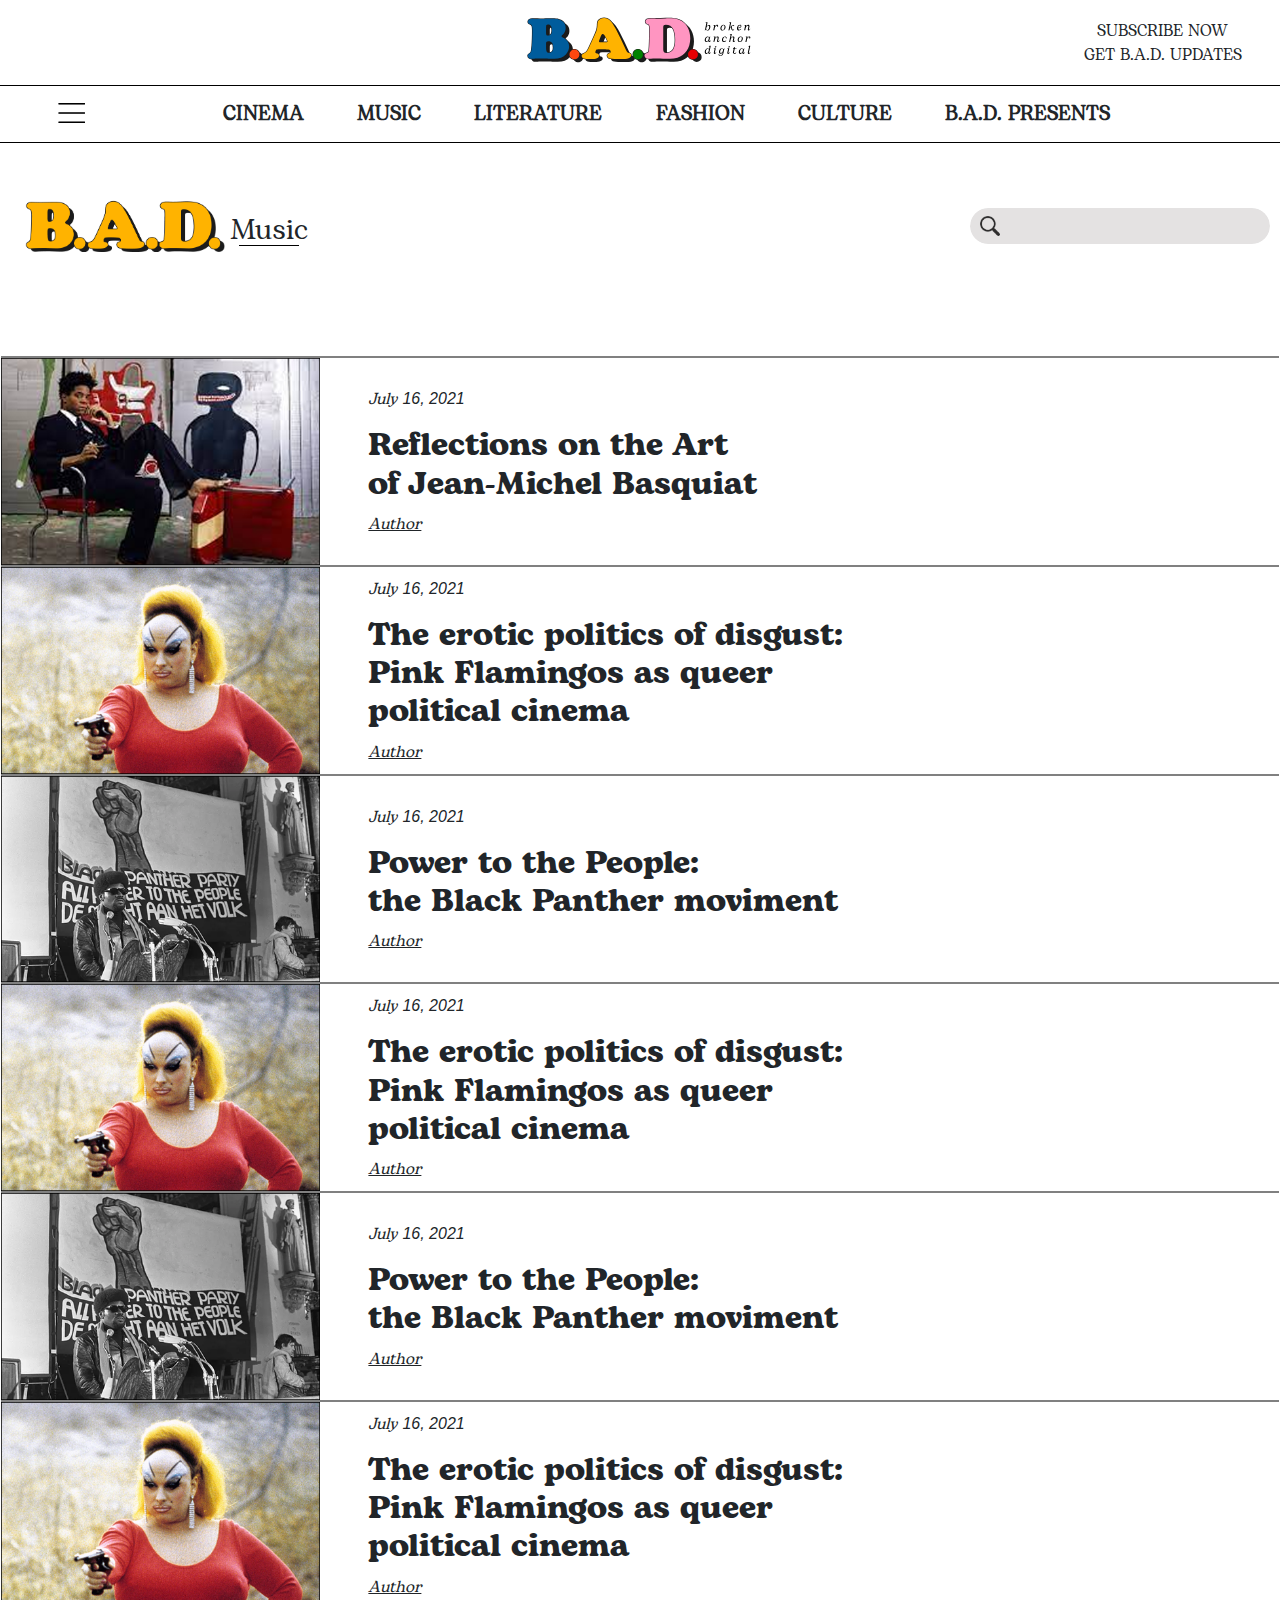
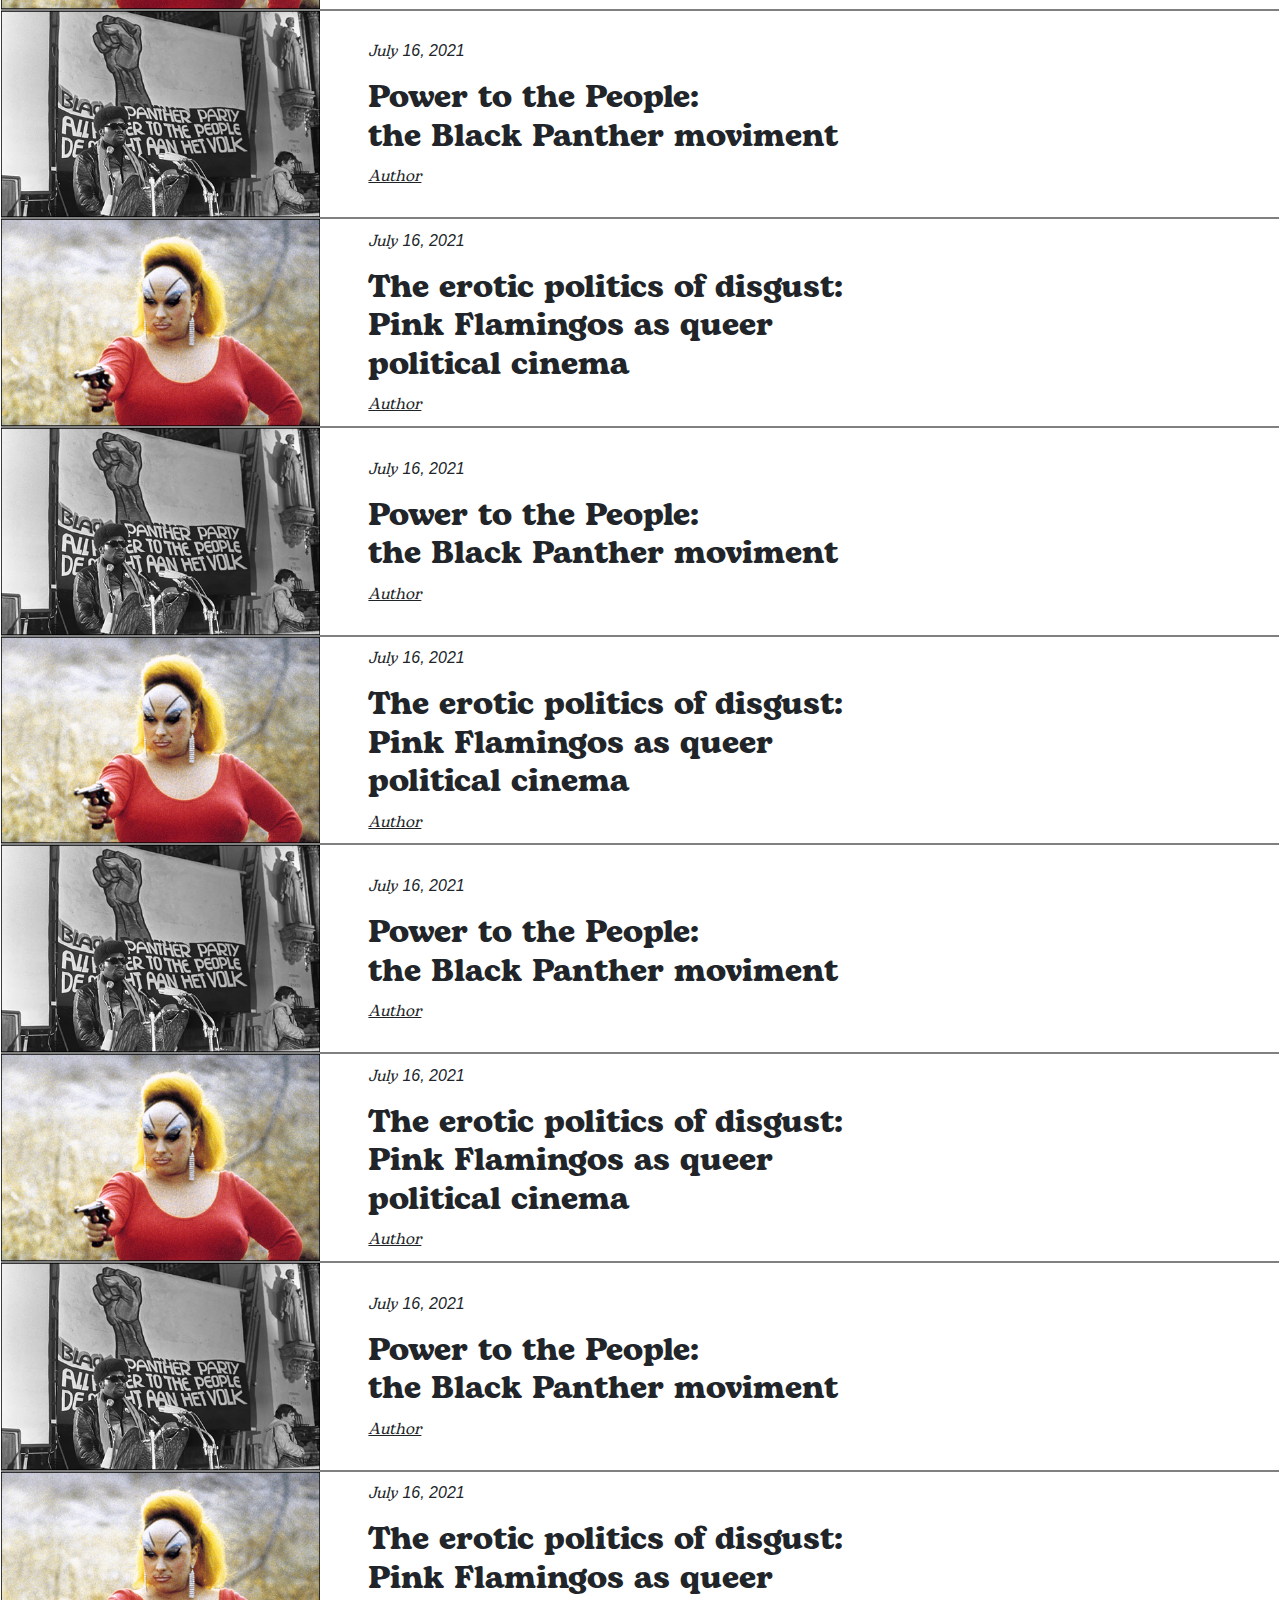
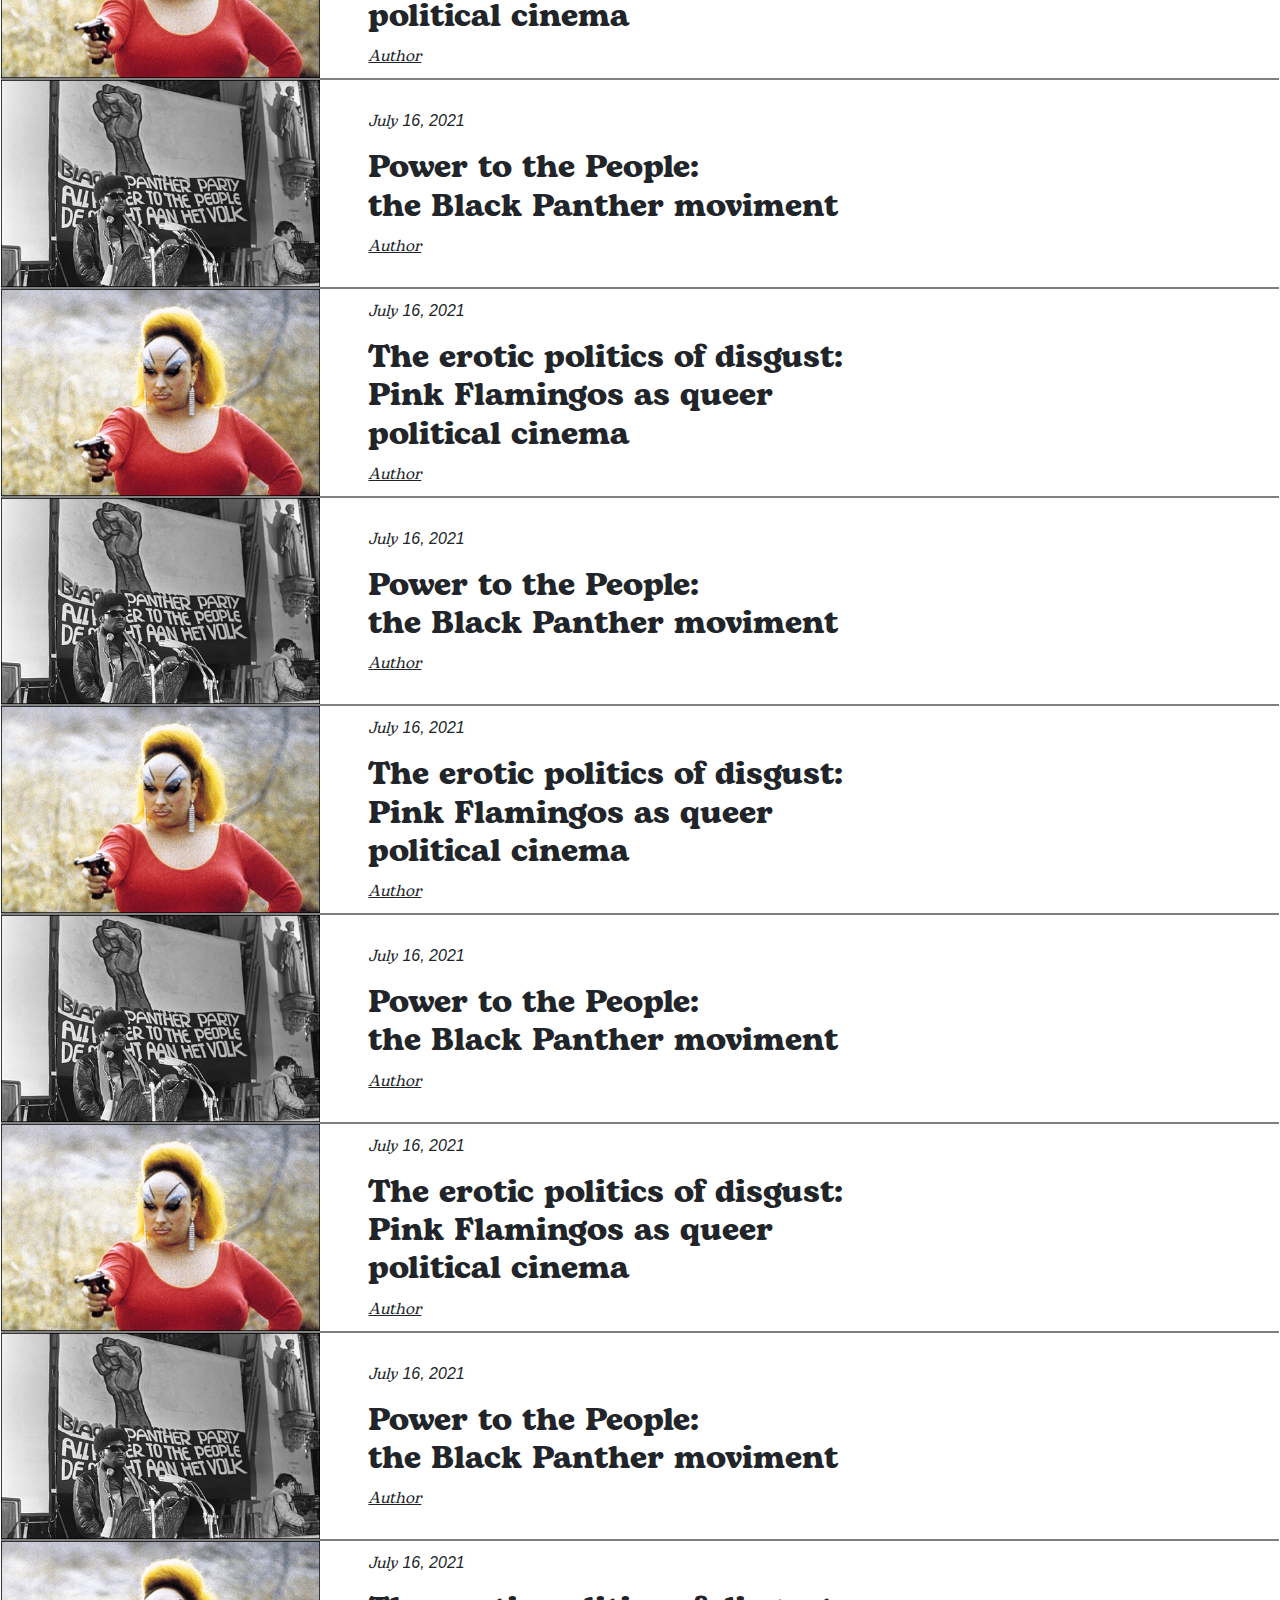
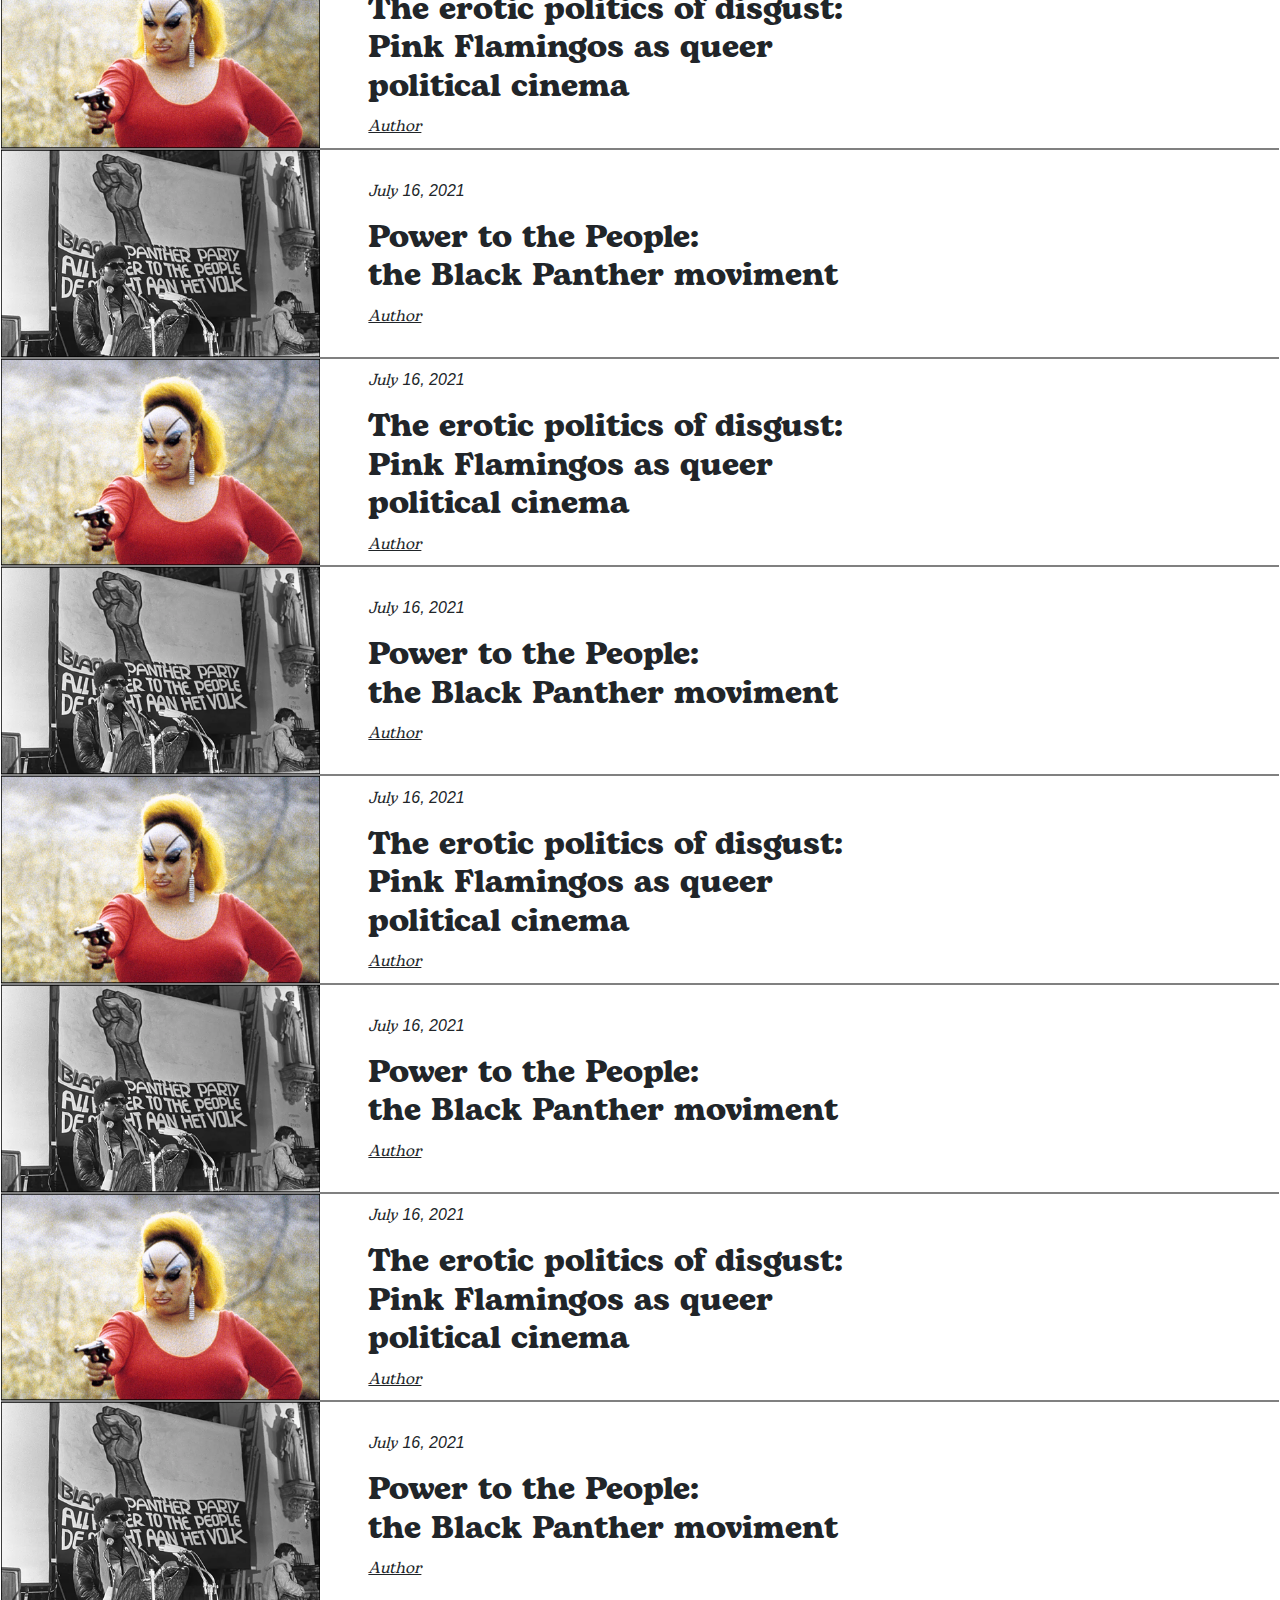
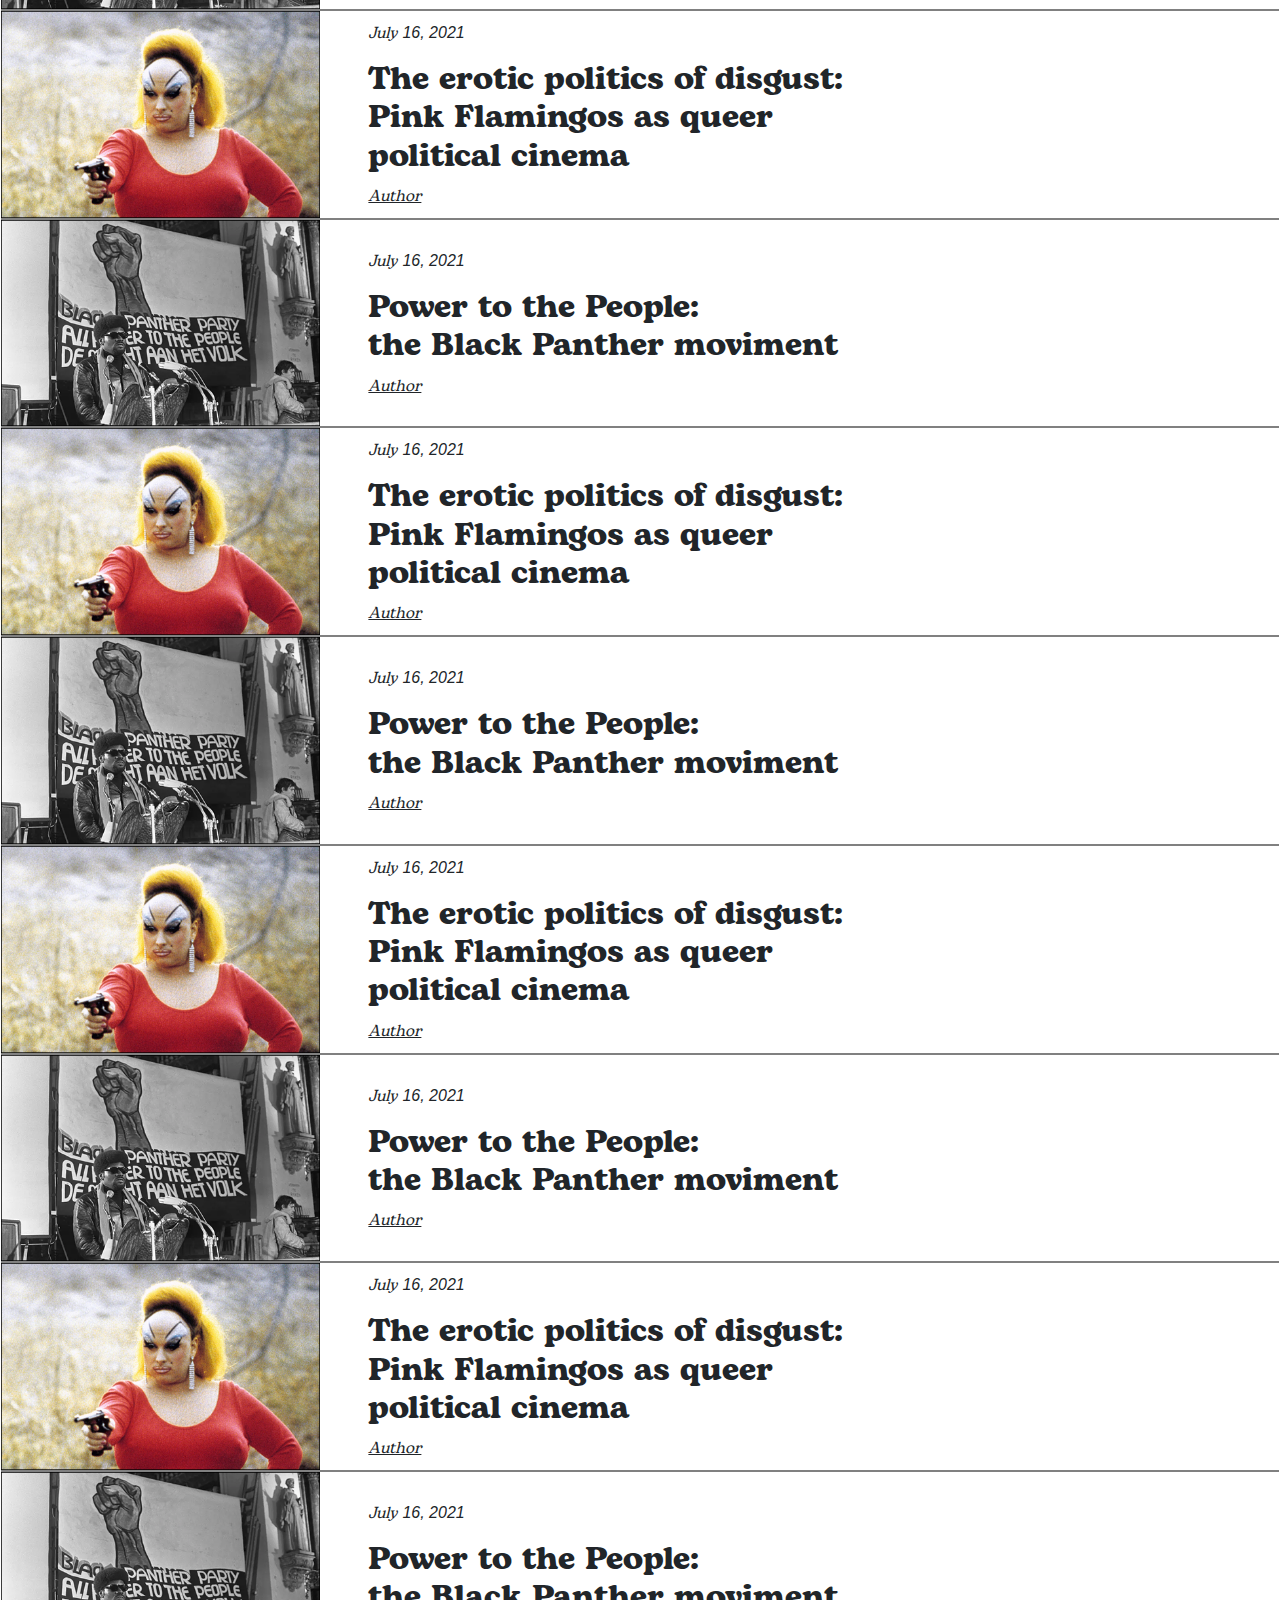
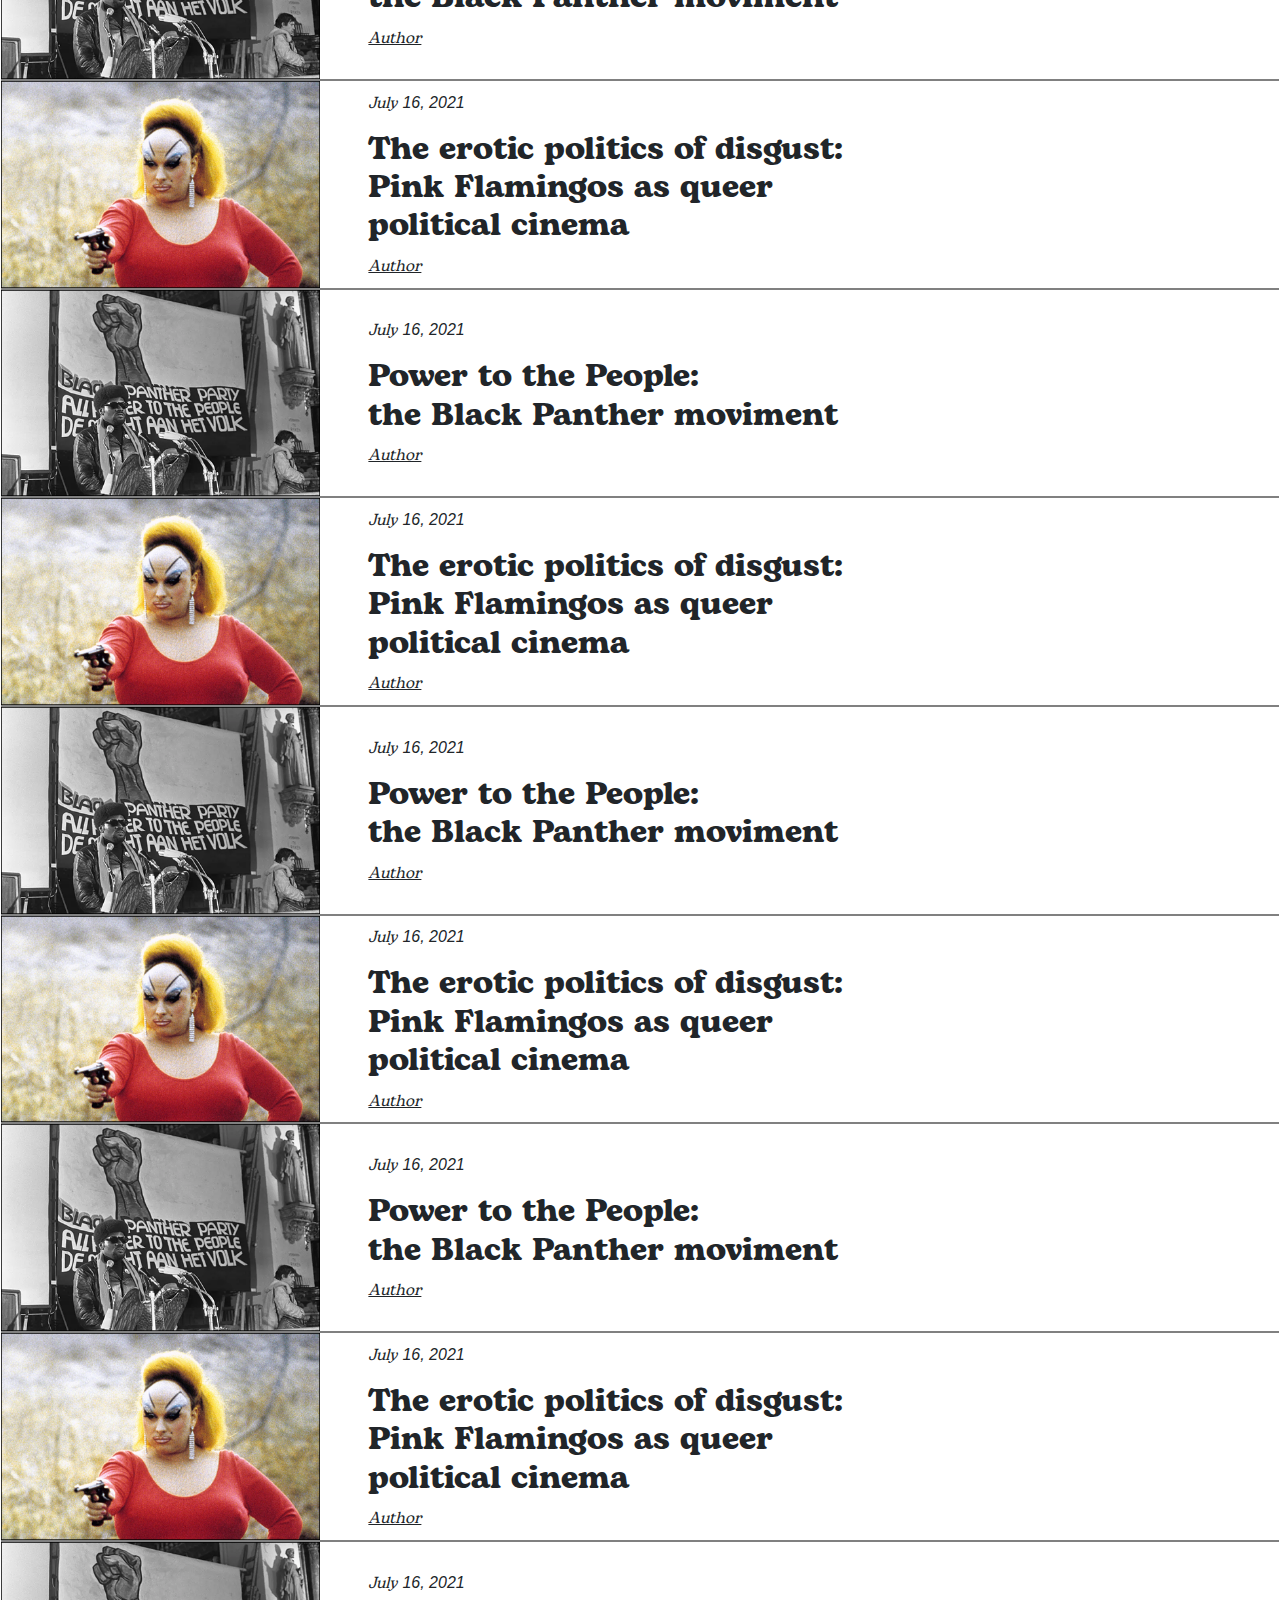
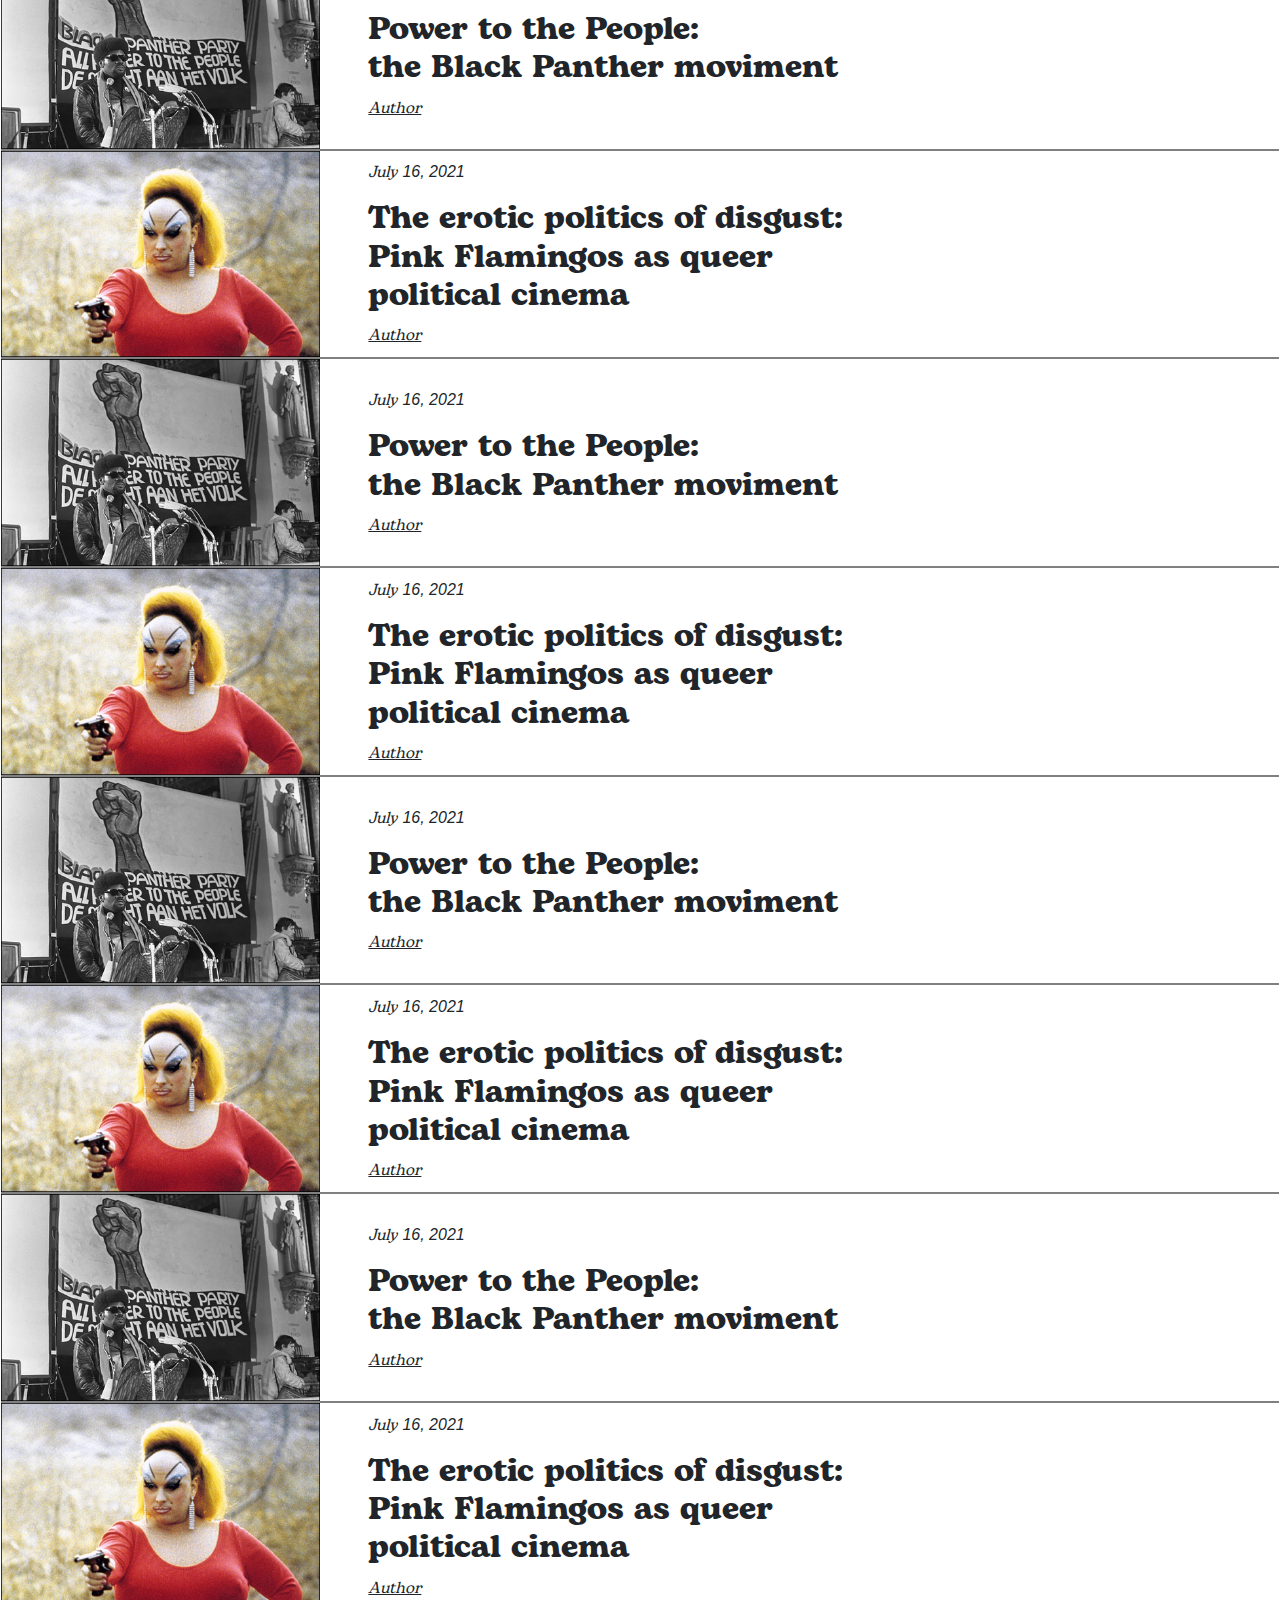
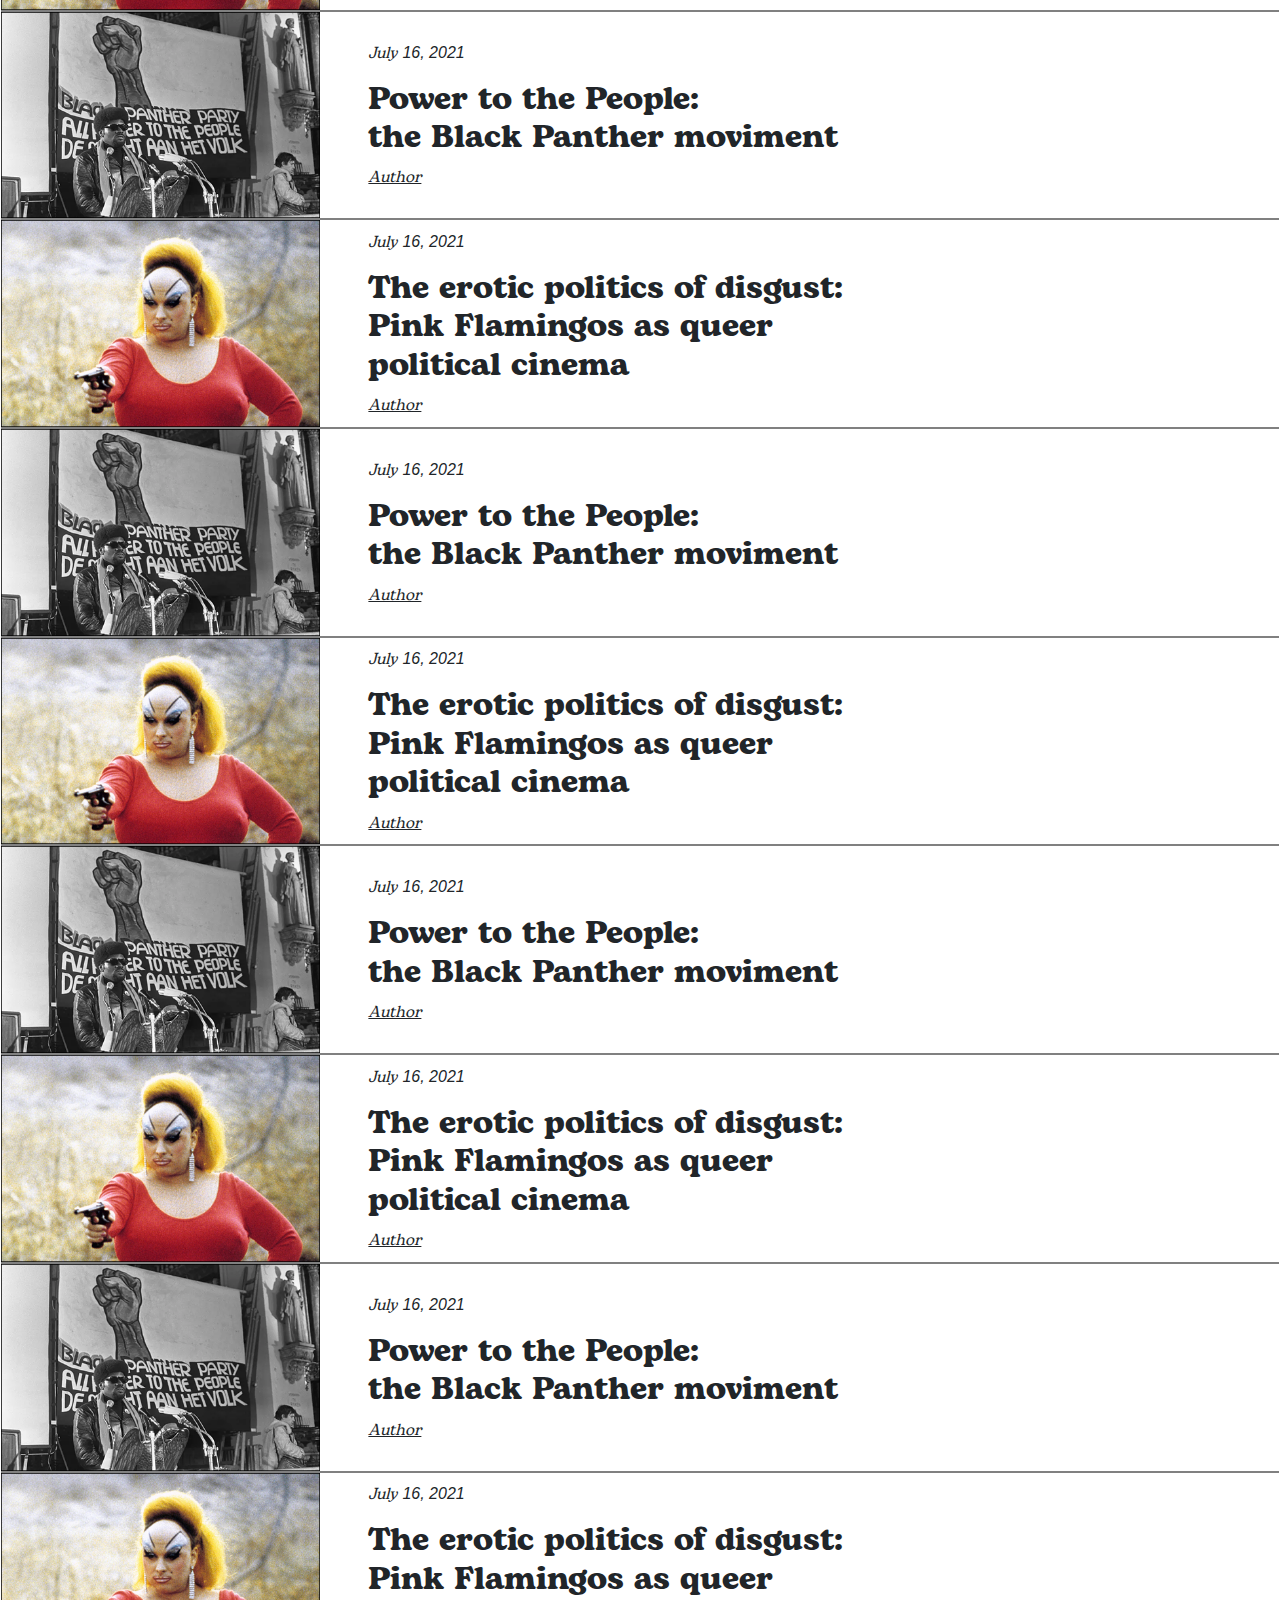
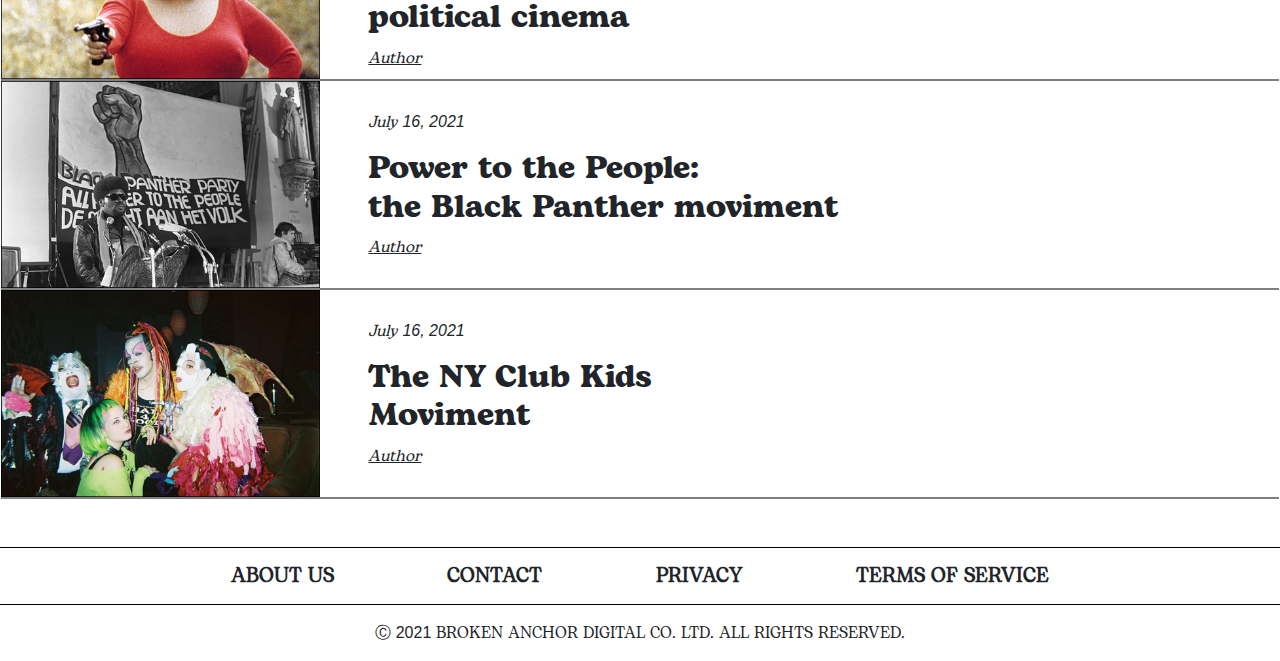
<file: topics-music.html>
<!doctype html>
<html lang="en">
  <head>
    <!-- Required meta tags -->
    <meta charset="utf-8">
    <meta name="viewport" content="width=device-width, initial-scale=1">

    <!-- Bootstrap CSS -->
    <link href="https://cdn.jsdelivr.net/npm/bootstrap@5.1.0/dist/css/bootstrap.min.css" rel="stylesheet">

    <!-- fontawesome -->
    <link rel="stylesheet" href="https://cdnjs.cloudflare.com/ajax/libs/font-awesome/5.15.4/css/all.min.css"/>

    <!-- slick -->
    <link rel="stylesheet" href="slick/slick.css">
    <link rel="stylesheet" href="slick/slick-theme.css">

    <!-- style.css -->
    <link rel="stylesheet" href="css/style.css">

    <!-- favicon -->
    <link rel="shortcut icon" href="img/BAD Logo.png">
    <title>BAD</title>
  </head>
  <body>
    

    <!-- topBar -->
    <section class="topBar">
        <div class="container-fluid position-relative">
            <div class="row">
                <div class="col-md-10">
                    <div class="text-center">
                        <a href="index.html">
                            <img src="img/BAD Logo.png" class="img-fluid logo" alt="">
                        </a>
                    </div>
                </div>
                <div class="col-md-2 m-auto">
                    <a href="" class="text-dark text-decoration-none text-center d-block text-uppercase">
                        Subscribe now <br>
get B.A.D. updates
                    </a>
                </div>
            </div>
        </div>
    </section>
    <!-- topBar -->


    <!-- menubar -->
    <section class="menuBar py-2 border-top border-bottom">
        <div class="container-fluid">
            <ul class="menu list-unstyled m-0 p-0">
                <li class="d-inline">
                    <button class="btn">
                        <!-- <i class="fa fa-bars"></i> -->
                        <img src="img/bars.png" class="img-fluid bars" alt="">
                    </button>
                </li>
                <li class="d-inline-block text-center">
                    <a href="topics-cinema.html" class="text-dark text-decoration-none">
                        CINEMA
                    </a>
                </li>
                <li class="d-inline-block text-center">
                    <a href="topics-music.html" class="text-dark text-decoration-none">
                        MUSIC
                    </a>
                </li>
                <li class="d-inline-block text-center">
                    <a href="topics-literature.html" class="text-dark text-decoration-none">
                        LITERATURE
                    </a>
                </li>
                <li class="d-inline-block text-center">
                    <a href="topics-fashion.html" class="text-dark text-decoration-none">
                        FASHION
                    </a>
                </li>
                <li class="d-inline-block text-center">
                    <a href="topics-culture.html" class="text-dark text-decoration-none">
                        CULTURE
                    </a>
                </li>
                <li class="d-inline-block text-center">
                    <a href="presents-new.html" class="text-dark text-decoration-none">
                        B.A.D. PRESENTS 
                    </a>
                </li>
            </ul>
        </div>
    </section>
    <!-- menubar -->


      <!-- menu dropdown -->
      <div class="menubg"></div>
      <section class="menuDropDown">
        <ul class="list-unstyled m-0 p-0">
            <li>
                <a href="topics-cinema.html" class="text-dark text-decoration-none">
                    CINEMA
                </a>
            </li>
            <li>
                <a href="topics-music.html" class="text-dark text-decoration-none">
                    MUSIC
                </a>
            </li>
            <li>
                <a href="topics-literature.html" class="text-dark text-decoration-none">
                    LITERATURE
                </a>
            </li>
            <li>
                <a href="topics-fashion.html" class="text-dark text-decoration-none">
                    FASHION
                </a>
            </li>
            <li>
                <a href="topics-culture.html" class="text-dark text-decoration-none">
                    CULTURE
                </a>
            </li>
            <li>
                <a href="presents-new.html" class="text-dark text-decoration-none">
                    B.A.D. PRESENTS 
                </a>
            </li>
        </ul>
          <div class="socials">
              <ul class="list-unstyled d-flex justifyied">
                  <li class="d-inline-block">
                      <a href="" class="text-dark text-decoration-none">
                          <i class="fab fa-facebook-f"></i>
                      </a>
                  </li>
                  <li class="d-inline-block">
                      <a href="" class="text-dark text-decoration-none">
                          <i class="fab fa-twitter"></i>
                      </a>
                  </li>
                  <li class="d-inline-block">
                      <a href="" class="text-dark text-decoration-none">
                          <i class="fab fa-instagram"></i>
                      </a>
                  </li>
                  <li class="d-inline-block">
                      <a href="" class="text-dark text-decoration-none">
                          <i class="fab fa-tumblr"></i>
                      </a>
                  </li>
  
              </ul>
          </div>
      </section>
      <!-- menu dropdown -->


    <!-- section starts -->
    <section class="topics py-5">
        <div class="container-fluid">
            <div class="row">
                <div class="col-md-10 py-2">
                    <img src="img/B.A.D. YELLOW.png" class="img-fluid pinky" alt=""> <span class="fs-18 d-inline-block">Music
                        <div class="line inlie-block"></div>
                    </span>
                </div>
                <div class="col-md-2 py-2 m-auto">
                    <form action="">
                        <input type="text" class="form-control searchBar rounded-pill" name="" id="">
                    </form>
                </div>
            </div>
        </div>
    </section>
    <!-- section starts -->

 <!-- topics section -->
 <section class="py-5">
    <div class="container-fluid p-0">
        <div class="row border">
            <div class="col-md-3 p-0">
                <a href="interview.html" class="text-dark text-decoration-none">
                    <div class="card border-0">
                        <img src="img/cin2.png" class="card-img-top img-fluid" alt="">
                    </div>
                </a>
            </div>
            <div class="col-md-9 ps-5 m-auto">
                <p class="text-italic">
                    July <span class="number">16, 2021</span>
                </p>
                <a href="" class="text-dark text-decoration-none">
                    <h2 class="font-weight-bold">
                        Reflections on the Art <br>
of Jean-Michel Basquiat

                    </h2>
                </a>
                <a href="" class="text-dark text-italic">Author</a>
            </div>
        </div>
        <div class="row border1">
            <div class="col-md-3 p-0">
                <a href="interview.html" class="text-dark text-decoration-none">
                    <div class="card border-0">
                        <img src="img/cin4.png" class="card-img-top img-fluid" alt="">
                    </div>
                </a>
            </div>
            <div class="col-md-9 ps-5 m-auto">
                <p class="text-italic">
                    July <span class="number">16, 2021</span>
                </p>
               <a href="interview.html" class="text-dark text-decoration-none">
                <h2 class="font-weight-bold">
                    


                    The erotic politics of disgust: <br>
                    Pink Flamingos as queer <br>
                    political cinema
                    
                                        </h2>
               </a>
                <a href="" class="text-dark text-italic">Author</a>
            </div>
        </div>
        <div class="row border1">
            <div class="col-md-3 p-0">
                <div class="card border-0">
                    <a href="interview.html" class="text-dark text-decoration-none">
                        <img src="img/cin3.png" class="card-img-top img-fluid" alt="">
                    </a>
                </div>
            </div>
            <div class="col-md-9 ps-5 m-auto">
                <p class="text-italic">
                    July <span class="number">16, 2021</span>
                </p>
                <a href="interview.html" class="text-dark text-decoration-none">
                    <h2 class="font-weight-bold">
                   

                        Power to the People: <br>
                        the Black Panther moviment
                        
                                            </h2>
                </a>
                <a href="" class="text-dark text-italic">Author</a>
            </div>
        </div>
        <div class="row border1">
            <div class="col-md-3 p-0">
                <a href="interview.html" class="text-dark text-decoration-none">
                    <div class="card border-0">
                        <img src="img/cin4.png" class="card-img-top img-fluid" alt="">
                    </div>
                </a>
            </div>
            <div class="col-md-9 ps-5 m-auto">
                <p class="text-italic">
                    July <span class="number">16, 2021</span>
                </p>
               <a href="interview.html" class="text-dark text-decoration-none">
                <h2 class="font-weight-bold">
                    


                    The erotic politics of disgust: <br>
                    Pink Flamingos as queer <br>
                    political cinema
                    
                                        </h2>
               </a>
                <a href="" class="text-dark text-italic">Author</a>
            </div>
        </div>
        <div class="row border1">
            <div class="col-md-3 p-0">
                <div class="card border-0">
                    <a href="interview.html" class="text-dark text-decoration-none">
                        <img src="img/cin3.png" class="card-img-top img-fluid" alt="">
                    </a>
                </div>
            </div>
            <div class="col-md-9 ps-5 m-auto">
                <p class="text-italic">
                    July <span class="number">16, 2021</span>
                </p>
                <a href="interview.html" class="text-dark text-decoration-none">
                    <h2 class="font-weight-bold">
                   

                        Power to the People: <br>
                        the Black Panther moviment
                        
                                            </h2>
                </a>
                <a href="" class="text-dark text-italic">Author</a>
            </div>
        </div>
        <div class="row border1">
            <div class="col-md-3 p-0">
                <a href="interview.html" class="text-dark text-decoration-none">
                    <div class="card border-0">
                        <img src="img/cin4.png" class="card-img-top img-fluid" alt="">
                    </div>
                </a>
            </div>
            <div class="col-md-9 ps-5 m-auto">
                <p class="text-italic">
                    July <span class="number">16, 2021</span>
                </p>
               <a href="interview.html" class="text-dark text-decoration-none">
                <h2 class="font-weight-bold">
                    


                    The erotic politics of disgust: <br>
                    Pink Flamingos as queer <br>
                    political cinema
                    
                                        </h2>
               </a>
                <a href="" class="text-dark text-italic">Author</a>
            </div>
        </div>
        <div class="row border1">
            <div class="col-md-3 p-0">
                <div class="card border-0">
                    <a href="interview.html" class="text-dark text-decoration-none">
                        <img src="img/cin3.png" class="card-img-top img-fluid" alt="">
                    </a>
                </div>
            </div>
            <div class="col-md-9 ps-5 m-auto">
                <p class="text-italic">
                    July <span class="number">16, 2021</span>
                </p>
                <a href="interview.html" class="text-dark text-decoration-none">
                    <h2 class="font-weight-bold">
                   

                        Power to the People: <br>
                        the Black Panther moviment
                        
                                            </h2>
                </a>
                <a href="" class="text-dark text-italic">Author</a>
            </div>
        </div>
        <div class="row border1">
            <div class="col-md-3 p-0">
                <a href="interview.html" class="text-dark text-decoration-none">
                    <div class="card border-0">
                        <img src="img/cin4.png" class="card-img-top img-fluid" alt="">
                    </div>
                </a>
            </div>
            <div class="col-md-9 ps-5 m-auto">
                <p class="text-italic">
                    July <span class="number">16, 2021</span>
                </p>
               <a href="interview.html" class="text-dark text-decoration-none">
                <h2 class="font-weight-bold">
                    


                    The erotic politics of disgust: <br>
                    Pink Flamingos as queer <br>
                    political cinema
                    
                                        </h2>
               </a>
                <a href="" class="text-dark text-italic">Author</a>
            </div>
        </div>
        <div class="row border1">
            <div class="col-md-3 p-0">
                <div class="card border-0">
                    <a href="interview.html" class="text-dark text-decoration-none">
                        <img src="img/cin3.png" class="card-img-top img-fluid" alt="">
                    </a>
                </div>
            </div>
            <div class="col-md-9 ps-5 m-auto">
                <p class="text-italic">
                    July <span class="number">16, 2021</span>
                </p>
                <a href="interview.html" class="text-dark text-decoration-none">
                    <h2 class="font-weight-bold">
                   

                        Power to the People: <br>
                        the Black Panther moviment
                        
                                            </h2>
                </a>
                <a href="" class="text-dark text-italic">Author</a>
            </div>
        </div>
        <div class="row border1">
            <div class="col-md-3 p-0">
                <a href="interview.html" class="text-dark text-decoration-none">
                    <div class="card border-0">
                        <img src="img/cin4.png" class="card-img-top img-fluid" alt="">
                    </div>
                </a>
            </div>
            <div class="col-md-9 ps-5 m-auto">
                <p class="text-italic">
                    July <span class="number">16, 2021</span>
                </p>
               <a href="interview.html" class="text-dark text-decoration-none">
                <h2 class="font-weight-bold">
                    


                    The erotic politics of disgust: <br>
                    Pink Flamingos as queer <br>
                    political cinema
                    
                                        </h2>
               </a>
                <a href="" class="text-dark text-italic">Author</a>
            </div>
        </div>
        <div class="row border1">
            <div class="col-md-3 p-0">
                <div class="card border-0">
                    <a href="interview.html" class="text-dark text-decoration-none">
                        <img src="img/cin3.png" class="card-img-top img-fluid" alt="">
                    </a>
                </div>
            </div>
            <div class="col-md-9 ps-5 m-auto">
                <p class="text-italic">
                    July <span class="number">16, 2021</span>
                </p>
                <a href="interview.html" class="text-dark text-decoration-none">
                    <h2 class="font-weight-bold">
                   

                        Power to the People: <br>
                        the Black Panther moviment
                        
                                            </h2>
                </a>
                <a href="" class="text-dark text-italic">Author</a>
            </div>
        </div>
        <div class="row border1">
            <div class="col-md-3 p-0">
                <a href="interview.html" class="text-dark text-decoration-none">
                    <div class="card border-0">
                        <img src="img/cin4.png" class="card-img-top img-fluid" alt="">
                    </div>
                </a>
            </div>
            <div class="col-md-9 ps-5 m-auto">
                <p class="text-italic">
                    July <span class="number">16, 2021</span>
                </p>
               <a href="interview.html" class="text-dark text-decoration-none">
                <h2 class="font-weight-bold">
                    


                    The erotic politics of disgust: <br>
                    Pink Flamingos as queer <br>
                    political cinema
                    
                                        </h2>
               </a>
                <a href="" class="text-dark text-italic">Author</a>
            </div>
        </div>
        <div class="row border1">
            <div class="col-md-3 p-0">
                <div class="card border-0">
                    <a href="interview.html" class="text-dark text-decoration-none">
                        <img src="img/cin3.png" class="card-img-top img-fluid" alt="">
                    </a>
                </div>
            </div>
            <div class="col-md-9 ps-5 m-auto">
                <p class="text-italic">
                    July <span class="number">16, 2021</span>
                </p>
                <a href="interview.html" class="text-dark text-decoration-none">
                    <h2 class="font-weight-bold">
                   

                        Power to the People: <br>
                        the Black Panther moviment
                        
                                            </h2>
                </a>
                <a href="" class="text-dark text-italic">Author</a>
            </div>
        </div>
        <div class="row border1">
            <div class="col-md-3 p-0">
                <a href="interview.html" class="text-dark text-decoration-none">
                    <div class="card border-0">
                        <img src="img/cin4.png" class="card-img-top img-fluid" alt="">
                    </div>
                </a>
            </div>
            <div class="col-md-9 ps-5 m-auto">
                <p class="text-italic">
                    July <span class="number">16, 2021</span>
                </p>
               <a href="interview.html" class="text-dark text-decoration-none">
                <h2 class="font-weight-bold">
                    


                    The erotic politics of disgust: <br>
                    Pink Flamingos as queer <br>
                    political cinema
                    
                                        </h2>
               </a>
                <a href="" class="text-dark text-italic">Author</a>
            </div>
        </div>
        <div class="row border1">
            <div class="col-md-3 p-0">
                <div class="card border-0">
                    <a href="interview.html" class="text-dark text-decoration-none">
                        <img src="img/cin3.png" class="card-img-top img-fluid" alt="">
                    </a>
                </div>
            </div>
            <div class="col-md-9 ps-5 m-auto">
                <p class="text-italic">
                    July <span class="number">16, 2021</span>
                </p>
                <a href="interview.html" class="text-dark text-decoration-none">
                    <h2 class="font-weight-bold">
                   

                        Power to the People: <br>
                        the Black Panther moviment
                        
                                            </h2>
                </a>
                <a href="" class="text-dark text-italic">Author</a>
            </div>
        </div>
        <div class="row border1">
            <div class="col-md-3 p-0">
                <a href="interview.html" class="text-dark text-decoration-none">
                    <div class="card border-0">
                        <img src="img/cin4.png" class="card-img-top img-fluid" alt="">
                    </div>
                </a>
            </div>
            <div class="col-md-9 ps-5 m-auto">
                <p class="text-italic">
                    July <span class="number">16, 2021</span>
                </p>
               <a href="interview.html" class="text-dark text-decoration-none">
                <h2 class="font-weight-bold">
                    


                    The erotic politics of disgust: <br>
                    Pink Flamingos as queer <br>
                    political cinema
                    
                                        </h2>
               </a>
                <a href="" class="text-dark text-italic">Author</a>
            </div>
        </div>
        <div class="row border1">
            <div class="col-md-3 p-0">
                <div class="card border-0">
                    <a href="interview.html" class="text-dark text-decoration-none">
                        <img src="img/cin3.png" class="card-img-top img-fluid" alt="">
                    </a>
                </div>
            </div>
            <div class="col-md-9 ps-5 m-auto">
                <p class="text-italic">
                    July <span class="number">16, 2021</span>
                </p>
                <a href="interview.html" class="text-dark text-decoration-none">
                    <h2 class="font-weight-bold">
                   

                        Power to the People: <br>
                        the Black Panther moviment
                        
                                            </h2>
                </a>
                <a href="" class="text-dark text-italic">Author</a>
            </div>
        </div>
        <div class="row border1">
            <div class="col-md-3 p-0">
                <a href="interview.html" class="text-dark text-decoration-none">
                    <div class="card border-0">
                        <img src="img/cin4.png" class="card-img-top img-fluid" alt="">
                    </div>
                </a>
            </div>
            <div class="col-md-9 ps-5 m-auto">
                <p class="text-italic">
                    July <span class="number">16, 2021</span>
                </p>
               <a href="interview.html" class="text-dark text-decoration-none">
                <h2 class="font-weight-bold">
                    


                    The erotic politics of disgust: <br>
                    Pink Flamingos as queer <br>
                    political cinema
                    
                                        </h2>
               </a>
                <a href="" class="text-dark text-italic">Author</a>
            </div>
        </div>
        <div class="row border1">
            <div class="col-md-3 p-0">
                <div class="card border-0">
                    <a href="interview.html" class="text-dark text-decoration-none">
                        <img src="img/cin3.png" class="card-img-top img-fluid" alt="">
                    </a>
                </div>
            </div>
            <div class="col-md-9 ps-5 m-auto">
                <p class="text-italic">
                    July <span class="number">16, 2021</span>
                </p>
                <a href="interview.html" class="text-dark text-decoration-none">
                    <h2 class="font-weight-bold">
                   

                        Power to the People: <br>
                        the Black Panther moviment
                        
                                            </h2>
                </a>
                <a href="" class="text-dark text-italic">Author</a>
            </div>
        </div>
        <div class="row border1">
            <div class="col-md-3 p-0">
                <a href="interview.html" class="text-dark text-decoration-none">
                    <div class="card border-0">
                        <img src="img/cin4.png" class="card-img-top img-fluid" alt="">
                    </div>
                </a>
            </div>
            <div class="col-md-9 ps-5 m-auto">
                <p class="text-italic">
                    July <span class="number">16, 2021</span>
                </p>
               <a href="interview.html" class="text-dark text-decoration-none">
                <h2 class="font-weight-bold">
                    


                    The erotic politics of disgust: <br>
                    Pink Flamingos as queer <br>
                    political cinema
                    
                                        </h2>
               </a>
                <a href="" class="text-dark text-italic">Author</a>
            </div>
        </div>
        <div class="row border1">
            <div class="col-md-3 p-0">
                <div class="card border-0">
                    <a href="interview.html" class="text-dark text-decoration-none">
                        <img src="img/cin3.png" class="card-img-top img-fluid" alt="">
                    </a>
                </div>
            </div>
            <div class="col-md-9 ps-5 m-auto">
                <p class="text-italic">
                    July <span class="number">16, 2021</span>
                </p>
                <a href="interview.html" class="text-dark text-decoration-none">
                    <h2 class="font-weight-bold">
                   

                        Power to the People: <br>
                        the Black Panther moviment
                        
                                            </h2>
                </a>
                <a href="" class="text-dark text-italic">Author</a>
            </div>
        </div>
        <div class="row border1">
            <div class="col-md-3 p-0">
                <a href="interview.html" class="text-dark text-decoration-none">
                    <div class="card border-0">
                        <img src="img/cin4.png" class="card-img-top img-fluid" alt="">
                    </div>
                </a>
            </div>
            <div class="col-md-9 ps-5 m-auto">
                <p class="text-italic">
                    July <span class="number">16, 2021</span>
                </p>
               <a href="interview.html" class="text-dark text-decoration-none">
                <h2 class="font-weight-bold">
                    


                    The erotic politics of disgust: <br>
                    Pink Flamingos as queer <br>
                    political cinema
                    
                                        </h2>
               </a>
                <a href="" class="text-dark text-italic">Author</a>
            </div>
        </div>
        <div class="row border1">
            <div class="col-md-3 p-0">
                <div class="card border-0">
                    <a href="interview.html" class="text-dark text-decoration-none">
                        <img src="img/cin3.png" class="card-img-top img-fluid" alt="">
                    </a>
                </div>
            </div>
            <div class="col-md-9 ps-5 m-auto">
                <p class="text-italic">
                    July <span class="number">16, 2021</span>
                </p>
                <a href="interview.html" class="text-dark text-decoration-none">
                    <h2 class="font-weight-bold">
                   

                        Power to the People: <br>
                        the Black Panther moviment
                        
                                            </h2>
                </a>
                <a href="" class="text-dark text-italic">Author</a>
            </div>
        </div>
        <div class="row border1">
            <div class="col-md-3 p-0">
                <a href="interview.html" class="text-dark text-decoration-none">
                    <div class="card border-0">
                        <img src="img/cin4.png" class="card-img-top img-fluid" alt="">
                    </div>
                </a>
            </div>
            <div class="col-md-9 ps-5 m-auto">
                <p class="text-italic">
                    July <span class="number">16, 2021</span>
                </p>
               <a href="interview.html" class="text-dark text-decoration-none">
                <h2 class="font-weight-bold">
                    


                    The erotic politics of disgust: <br>
                    Pink Flamingos as queer <br>
                    political cinema
                    
                                        </h2>
               </a>
                <a href="" class="text-dark text-italic">Author</a>
            </div>
        </div>
        <div class="row border1">
            <div class="col-md-3 p-0">
                <div class="card border-0">
                    <a href="interview.html" class="text-dark text-decoration-none">
                        <img src="img/cin3.png" class="card-img-top img-fluid" alt="">
                    </a>
                </div>
            </div>
            <div class="col-md-9 ps-5 m-auto">
                <p class="text-italic">
                    July <span class="number">16, 2021</span>
                </p>
                <a href="interview.html" class="text-dark text-decoration-none">
                    <h2 class="font-weight-bold">
                   

                        Power to the People: <br>
                        the Black Panther moviment
                        
                                            </h2>
                </a>
                <a href="" class="text-dark text-italic">Author</a>
            </div>
        </div>
        <div class="row border1">
            <div class="col-md-3 p-0">
                <a href="interview.html" class="text-dark text-decoration-none">
                    <div class="card border-0">
                        <img src="img/cin4.png" class="card-img-top img-fluid" alt="">
                    </div>
                </a>
            </div>
            <div class="col-md-9 ps-5 m-auto">
                <p class="text-italic">
                    July <span class="number">16, 2021</span>
                </p>
               <a href="interview.html" class="text-dark text-decoration-none">
                <h2 class="font-weight-bold">
                    


                    The erotic politics of disgust: <br>
                    Pink Flamingos as queer <br>
                    political cinema
                    
                                        </h2>
               </a>
                <a href="" class="text-dark text-italic">Author</a>
            </div>
        </div>
        <div class="row border1">
            <div class="col-md-3 p-0">
                <div class="card border-0">
                    <a href="interview.html" class="text-dark text-decoration-none">
                        <img src="img/cin3.png" class="card-img-top img-fluid" alt="">
                    </a>
                </div>
            </div>
            <div class="col-md-9 ps-5 m-auto">
                <p class="text-italic">
                    July <span class="number">16, 2021</span>
                </p>
                <a href="interview.html" class="text-dark text-decoration-none">
                    <h2 class="font-weight-bold">
                   

                        Power to the People: <br>
                        the Black Panther moviment
                        
                                            </h2>
                </a>
                <a href="" class="text-dark text-italic">Author</a>
            </div>
        </div>
        <div class="row border1">
            <div class="col-md-3 p-0">
                <a href="interview.html" class="text-dark text-decoration-none">
                    <div class="card border-0">
                        <img src="img/cin4.png" class="card-img-top img-fluid" alt="">
                    </div>
                </a>
            </div>
            <div class="col-md-9 ps-5 m-auto">
                <p class="text-italic">
                    July <span class="number">16, 2021</span>
                </p>
               <a href="interview.html" class="text-dark text-decoration-none">
                <h2 class="font-weight-bold">
                    


                    The erotic politics of disgust: <br>
                    Pink Flamingos as queer <br>
                    political cinema
                    
                                        </h2>
               </a>
                <a href="" class="text-dark text-italic">Author</a>
            </div>
        </div>
        <div class="row border1">
            <div class="col-md-3 p-0">
                <div class="card border-0">
                    <a href="interview.html" class="text-dark text-decoration-none">
                        <img src="img/cin3.png" class="card-img-top img-fluid" alt="">
                    </a>
                </div>
            </div>
            <div class="col-md-9 ps-5 m-auto">
                <p class="text-italic">
                    July <span class="number">16, 2021</span>
                </p>
                <a href="interview.html" class="text-dark text-decoration-none">
                    <h2 class="font-weight-bold">
                   

                        Power to the People: <br>
                        the Black Panther moviment
                        
                                            </h2>
                </a>
                <a href="" class="text-dark text-italic">Author</a>
            </div>
        </div>
        <div class="row border1">
            <div class="col-md-3 p-0">
                <a href="interview.html" class="text-dark text-decoration-none">
                    <div class="card border-0">
                        <img src="img/cin4.png" class="card-img-top img-fluid" alt="">
                    </div>
                </a>
            </div>
            <div class="col-md-9 ps-5 m-auto">
                <p class="text-italic">
                    July <span class="number">16, 2021</span>
                </p>
               <a href="interview.html" class="text-dark text-decoration-none">
                <h2 class="font-weight-bold">
                    


                    The erotic politics of disgust: <br>
                    Pink Flamingos as queer <br>
                    political cinema
                    
                                        </h2>
               </a>
                <a href="" class="text-dark text-italic">Author</a>
            </div>
        </div>
        <div class="row border1">
            <div class="col-md-3 p-0">
                <div class="card border-0">
                    <a href="interview.html" class="text-dark text-decoration-none">
                        <img src="img/cin3.png" class="card-img-top img-fluid" alt="">
                    </a>
                </div>
            </div>
            <div class="col-md-9 ps-5 m-auto">
                <p class="text-italic">
                    July <span class="number">16, 2021</span>
                </p>
                <a href="interview.html" class="text-dark text-decoration-none">
                    <h2 class="font-weight-bold">
                   

                        Power to the People: <br>
                        the Black Panther moviment
                        
                                            </h2>
                </a>
                <a href="" class="text-dark text-italic">Author</a>
            </div>
        </div>
        <div class="row border1">
            <div class="col-md-3 p-0">
                <a href="interview.html" class="text-dark text-decoration-none">
                    <div class="card border-0">
                        <img src="img/cin4.png" class="card-img-top img-fluid" alt="">
                    </div>
                </a>
            </div>
            <div class="col-md-9 ps-5 m-auto">
                <p class="text-italic">
                    July <span class="number">16, 2021</span>
                </p>
               <a href="interview.html" class="text-dark text-decoration-none">
                <h2 class="font-weight-bold">
                    


                    The erotic politics of disgust: <br>
                    Pink Flamingos as queer <br>
                    political cinema
                    
                                        </h2>
               </a>
                <a href="" class="text-dark text-italic">Author</a>
            </div>
        </div>
        <div class="row border1">
            <div class="col-md-3 p-0">
                <div class="card border-0">
                    <a href="interview.html" class="text-dark text-decoration-none">
                        <img src="img/cin3.png" class="card-img-top img-fluid" alt="">
                    </a>
                </div>
            </div>
            <div class="col-md-9 ps-5 m-auto">
                <p class="text-italic">
                    July <span class="number">16, 2021</span>
                </p>
                <a href="interview.html" class="text-dark text-decoration-none">
                    <h2 class="font-weight-bold">
                   

                        Power to the People: <br>
                        the Black Panther moviment
                        
                                            </h2>
                </a>
                <a href="" class="text-dark text-italic">Author</a>
            </div>
        </div>
        <div class="row border1">
            <div class="col-md-3 p-0">
                <a href="interview.html" class="text-dark text-decoration-none">
                    <div class="card border-0">
                        <img src="img/cin4.png" class="card-img-top img-fluid" alt="">
                    </div>
                </a>
            </div>
            <div class="col-md-9 ps-5 m-auto">
                <p class="text-italic">
                    July <span class="number">16, 2021</span>
                </p>
               <a href="interview.html" class="text-dark text-decoration-none">
                <h2 class="font-weight-bold">
                    


                    The erotic politics of disgust: <br>
                    Pink Flamingos as queer <br>
                    political cinema
                    
                                        </h2>
               </a>
                <a href="" class="text-dark text-italic">Author</a>
            </div>
        </div>
        <div class="row border1">
            <div class="col-md-3 p-0">
                <div class="card border-0">
                    <a href="interview.html" class="text-dark text-decoration-none">
                        <img src="img/cin3.png" class="card-img-top img-fluid" alt="">
                    </a>
                </div>
            </div>
            <div class="col-md-9 ps-5 m-auto">
                <p class="text-italic">
                    July <span class="number">16, 2021</span>
                </p>
                <a href="interview.html" class="text-dark text-decoration-none">
                    <h2 class="font-weight-bold">
                   

                        Power to the People: <br>
                        the Black Panther moviment
                        
                                            </h2>
                </a>
                <a href="" class="text-dark text-italic">Author</a>
            </div>
        </div>
        <div class="row border1">
            <div class="col-md-3 p-0">
                <a href="interview.html" class="text-dark text-decoration-none">
                    <div class="card border-0">
                        <img src="img/cin4.png" class="card-img-top img-fluid" alt="">
                    </div>
                </a>
            </div>
            <div class="col-md-9 ps-5 m-auto">
                <p class="text-italic">
                    July <span class="number">16, 2021</span>
                </p>
               <a href="interview.html" class="text-dark text-decoration-none">
                <h2 class="font-weight-bold">
                    


                    The erotic politics of disgust: <br>
                    Pink Flamingos as queer <br>
                    political cinema
                    
                                        </h2>
               </a>
                <a href="" class="text-dark text-italic">Author</a>
            </div>
        </div>
        <div class="row border1">
            <div class="col-md-3 p-0">
                <div class="card border-0">
                    <a href="interview.html" class="text-dark text-decoration-none">
                        <img src="img/cin3.png" class="card-img-top img-fluid" alt="">
                    </a>
                </div>
            </div>
            <div class="col-md-9 ps-5 m-auto">
                <p class="text-italic">
                    July <span class="number">16, 2021</span>
                </p>
                <a href="interview.html" class="text-dark text-decoration-none">
                    <h2 class="font-weight-bold">
                   

                        Power to the People: <br>
                        the Black Panther moviment
                        
                                            </h2>
                </a>
                <a href="" class="text-dark text-italic">Author</a>
            </div>
        </div>
        <div class="row border1">
            <div class="col-md-3 p-0">
                <a href="interview.html" class="text-dark text-decoration-none">
                    <div class="card border-0">
                        <img src="img/cin4.png" class="card-img-top img-fluid" alt="">
                    </div>
                </a>
            </div>
            <div class="col-md-9 ps-5 m-auto">
                <p class="text-italic">
                    July <span class="number">16, 2021</span>
                </p>
               <a href="interview.html" class="text-dark text-decoration-none">
                <h2 class="font-weight-bold">
                    


                    The erotic politics of disgust: <br>
                    Pink Flamingos as queer <br>
                    political cinema
                    
                                        </h2>
               </a>
                <a href="" class="text-dark text-italic">Author</a>
            </div>
        </div>
        <div class="row border1">
            <div class="col-md-3 p-0">
                <div class="card border-0">
                    <a href="interview.html" class="text-dark text-decoration-none">
                        <img src="img/cin3.png" class="card-img-top img-fluid" alt="">
                    </a>
                </div>
            </div>
            <div class="col-md-9 ps-5 m-auto">
                <p class="text-italic">
                    July <span class="number">16, 2021</span>
                </p>
                <a href="interview.html" class="text-dark text-decoration-none">
                    <h2 class="font-weight-bold">
                   

                        Power to the People: <br>
                        the Black Panther moviment
                        
                                            </h2>
                </a>
                <a href="" class="text-dark text-italic">Author</a>
            </div>
        </div>
        <div class="row border1">
            <div class="col-md-3 p-0">
                <a href="interview.html" class="text-dark text-decoration-none">
                    <div class="card border-0">
                        <img src="img/cin4.png" class="card-img-top img-fluid" alt="">
                    </div>
                </a>
            </div>
            <div class="col-md-9 ps-5 m-auto">
                <p class="text-italic">
                    July <span class="number">16, 2021</span>
                </p>
               <a href="interview.html" class="text-dark text-decoration-none">
                <h2 class="font-weight-bold">
                    


                    The erotic politics of disgust: <br>
                    Pink Flamingos as queer <br>
                    political cinema
                    
                                        </h2>
               </a>
                <a href="" class="text-dark text-italic">Author</a>
            </div>
        </div>
        <div class="row border1">
            <div class="col-md-3 p-0">
                <div class="card border-0">
                    <a href="interview.html" class="text-dark text-decoration-none">
                        <img src="img/cin3.png" class="card-img-top img-fluid" alt="">
                    </a>
                </div>
            </div>
            <div class="col-md-9 ps-5 m-auto">
                <p class="text-italic">
                    July <span class="number">16, 2021</span>
                </p>
                <a href="interview.html" class="text-dark text-decoration-none">
                    <h2 class="font-weight-bold">
                   

                        Power to the People: <br>
                        the Black Panther moviment
                        
                                            </h2>
                </a>
                <a href="" class="text-dark text-italic">Author</a>
            </div>
        </div>
        <div class="row border1">
            <div class="col-md-3 p-0">
                <a href="interview.html" class="text-dark text-decoration-none">
                    <div class="card border-0">
                        <img src="img/cin4.png" class="card-img-top img-fluid" alt="">
                    </div>
                </a>
            </div>
            <div class="col-md-9 ps-5 m-auto">
                <p class="text-italic">
                    July <span class="number">16, 2021</span>
                </p>
               <a href="interview.html" class="text-dark text-decoration-none">
                <h2 class="font-weight-bold">
                    


                    The erotic politics of disgust: <br>
                    Pink Flamingos as queer <br>
                    political cinema
                    
                                        </h2>
               </a>
                <a href="" class="text-dark text-italic">Author</a>
            </div>
        </div>
        <div class="row border1">
            <div class="col-md-3 p-0">
                <div class="card border-0">
                    <a href="interview.html" class="text-dark text-decoration-none">
                        <img src="img/cin3.png" class="card-img-top img-fluid" alt="">
                    </a>
                </div>
            </div>
            <div class="col-md-9 ps-5 m-auto">
                <p class="text-italic">
                    July <span class="number">16, 2021</span>
                </p>
                <a href="interview.html" class="text-dark text-decoration-none">
                    <h2 class="font-weight-bold">
                   

                        Power to the People: <br>
                        the Black Panther moviment
                        
                                            </h2>
                </a>
                <a href="" class="text-dark text-italic">Author</a>
            </div>
        </div>
        <div class="row border1">
            <div class="col-md-3 p-0">
                <a href="interview.html" class="text-dark text-decoration-none">
                    <div class="card border-0">
                        <img src="img/cin4.png" class="card-img-top img-fluid" alt="">
                    </div>
                </a>
            </div>
            <div class="col-md-9 ps-5 m-auto">
                <p class="text-italic">
                    July <span class="number">16, 2021</span>
                </p>
               <a href="interview.html" class="text-dark text-decoration-none">
                <h2 class="font-weight-bold">
                    


                    The erotic politics of disgust: <br>
                    Pink Flamingos as queer <br>
                    political cinema
                    
                                        </h2>
               </a>
                <a href="" class="text-dark text-italic">Author</a>
            </div>
        </div>
        <div class="row border1">
            <div class="col-md-3 p-0">
                <div class="card border-0">
                    <a href="interview.html" class="text-dark text-decoration-none">
                        <img src="img/cin3.png" class="card-img-top img-fluid" alt="">
                    </a>
                </div>
            </div>
            <div class="col-md-9 ps-5 m-auto">
                <p class="text-italic">
                    July <span class="number">16, 2021</span>
                </p>
                <a href="interview.html" class="text-dark text-decoration-none">
                    <h2 class="font-weight-bold">
                   

                        Power to the People: <br>
                        the Black Panther moviment
                        
                                            </h2>
                </a>
                <a href="" class="text-dark text-italic">Author</a>
            </div>
        </div>
        <div class="row border1">
            <div class="col-md-3 p-0">
                <a href="interview.html" class="text-dark text-decoration-none">
                    <div class="card border-0">
                        <img src="img/cin4.png" class="card-img-top img-fluid" alt="">
                    </div>
                </a>
            </div>
            <div class="col-md-9 ps-5 m-auto">
                <p class="text-italic">
                    July <span class="number">16, 2021</span>
                </p>
               <a href="interview.html" class="text-dark text-decoration-none">
                <h2 class="font-weight-bold">
                    


                    The erotic politics of disgust: <br>
                    Pink Flamingos as queer <br>
                    political cinema
                    
                                        </h2>
               </a>
                <a href="" class="text-dark text-italic">Author</a>
            </div>
        </div>
        <div class="row border1">
            <div class="col-md-3 p-0">
                <div class="card border-0">
                    <a href="interview.html" class="text-dark text-decoration-none">
                        <img src="img/cin3.png" class="card-img-top img-fluid" alt="">
                    </a>
                </div>
            </div>
            <div class="col-md-9 ps-5 m-auto">
                <p class="text-italic">
                    July <span class="number">16, 2021</span>
                </p>
                <a href="interview.html" class="text-dark text-decoration-none">
                    <h2 class="font-weight-bold">
                   

                        Power to the People: <br>
                        the Black Panther moviment
                        
                                            </h2>
                </a>
                <a href="" class="text-dark text-italic">Author</a>
            </div>
        </div>
        <div class="row border1">
            <div class="col-md-3 p-0">
                <a href="interview.html" class="text-dark text-decoration-none">
                    <div class="card border-0">
                        <img src="img/cin4.png" class="card-img-top img-fluid" alt="">
                    </div>
                </a>
            </div>
            <div class="col-md-9 ps-5 m-auto">
                <p class="text-italic">
                    July <span class="number">16, 2021</span>
                </p>
               <a href="interview.html" class="text-dark text-decoration-none">
                <h2 class="font-weight-bold">
                    


                    The erotic politics of disgust: <br>
                    Pink Flamingos as queer <br>
                    political cinema
                    
                                        </h2>
               </a>
                <a href="" class="text-dark text-italic">Author</a>
            </div>
        </div>
        <div class="row border1">
            <div class="col-md-3 p-0">
                <div class="card border-0">
                    <a href="interview.html" class="text-dark text-decoration-none">
                        <img src="img/cin3.png" class="card-img-top img-fluid" alt="">
                    </a>
                </div>
            </div>
            <div class="col-md-9 ps-5 m-auto">
                <p class="text-italic">
                    July <span class="number">16, 2021</span>
                </p>
                <a href="interview.html" class="text-dark text-decoration-none">
                    <h2 class="font-weight-bold">
                   

                        Power to the People: <br>
                        the Black Panther moviment
                        
                                            </h2>
                </a>
                <a href="" class="text-dark text-italic">Author</a>
            </div>
        </div>
        <div class="row border1">
            <div class="col-md-3 p-0">
                <a href="interview.html" class="text-dark text-decoration-none">
                    <div class="card border-0">
                        <img src="img/cin4.png" class="card-img-top img-fluid" alt="">
                    </div>
                </a>
            </div>
            <div class="col-md-9 ps-5 m-auto">
                <p class="text-italic">
                    July <span class="number">16, 2021</span>
                </p>
               <a href="interview.html" class="text-dark text-decoration-none">
                <h2 class="font-weight-bold">
                    


                    The erotic politics of disgust: <br>
                    Pink Flamingos as queer <br>
                    political cinema
                    
                                        </h2>
               </a>
                <a href="" class="text-dark text-italic">Author</a>
            </div>
        </div>
        <div class="row border1">
            <div class="col-md-3 p-0">
                <div class="card border-0">
                    <a href="interview.html" class="text-dark text-decoration-none">
                        <img src="img/cin3.png" class="card-img-top img-fluid" alt="">
                    </a>
                </div>
            </div>
            <div class="col-md-9 ps-5 m-auto">
                <p class="text-italic">
                    July <span class="number">16, 2021</span>
                </p>
                <a href="interview.html" class="text-dark text-decoration-none">
                    <h2 class="font-weight-bold">
                   

                        Power to the People: <br>
                        the Black Panther moviment
                        
                                            </h2>
                </a>
                <a href="" class="text-dark text-italic">Author</a>
            </div>
        </div>
        <div class="row border1">
            <div class="col-md-3 p-0">
                <a href="interview.html" class="text-dark text-decoration-none">
                    <div class="card border-0">
                        <img src="img/cin4.png" class="card-img-top img-fluid" alt="">
                    </div>
                </a>
            </div>
            <div class="col-md-9 ps-5 m-auto">
                <p class="text-italic">
                    July <span class="number">16, 2021</span>
                </p>
               <a href="interview.html" class="text-dark text-decoration-none">
                <h2 class="font-weight-bold">
                    


                    The erotic politics of disgust: <br>
                    Pink Flamingos as queer <br>
                    political cinema
                    
                                        </h2>
               </a>
                <a href="" class="text-dark text-italic">Author</a>
            </div>
        </div>
        <div class="row border1">
            <div class="col-md-3 p-0">
                <div class="card border-0">
                    <a href="interview.html" class="text-dark text-decoration-none">
                        <img src="img/cin3.png" class="card-img-top img-fluid" alt="">
                    </a>
                </div>
            </div>
            <div class="col-md-9 ps-5 m-auto">
                <p class="text-italic">
                    July <span class="number">16, 2021</span>
                </p>
                <a href="interview.html" class="text-dark text-decoration-none">
                    <h2 class="font-weight-bold">
                   

                        Power to the People: <br>
                        the Black Panther moviment
                        
                                            </h2>
                </a>
                <a href="" class="text-dark text-italic">Author</a>
            </div>
        </div>
        <div class="row border1">
            <div class="col-md-3 p-0">
                <a href="interview.html" class="text-dark text-decoration-none">
                    <div class="card border-0">
                        <img src="img/cin4.png" class="card-img-top img-fluid" alt="">
                    </div>
                </a>
            </div>
            <div class="col-md-9 ps-5 m-auto">
                <p class="text-italic">
                    July <span class="number">16, 2021</span>
                </p>
               <a href="interview.html" class="text-dark text-decoration-none">
                <h2 class="font-weight-bold">
                    


                    The erotic politics of disgust: <br>
                    Pink Flamingos as queer <br>
                    political cinema
                    
                                        </h2>
               </a>
                <a href="" class="text-dark text-italic">Author</a>
            </div>
        </div>
        <div class="row border1">
            <div class="col-md-3 p-0">
                <div class="card border-0">
                    <a href="interview.html" class="text-dark text-decoration-none">
                        <img src="img/cin3.png" class="card-img-top img-fluid" alt="">
                    </a>
                </div>
            </div>
            <div class="col-md-9 ps-5 m-auto">
                <p class="text-italic">
                    July <span class="number">16, 2021</span>
                </p>
                <a href="interview.html" class="text-dark text-decoration-none">
                    <h2 class="font-weight-bold">
                   

                        Power to the People: <br>
                        the Black Panther moviment
                        
                                            </h2>
                </a>
                <a href="" class="text-dark text-italic">Author</a>
            </div>
        </div>
        <div class="row border1">
            <div class="col-md-3 p-0">
                <a href="interview.html" class="text-dark text-decoration-none">
                    <div class="card border-0">
                        <img src="img/cin4.png" class="card-img-top img-fluid" alt="">
                    </div>
                </a>
            </div>
            <div class="col-md-9 ps-5 m-auto">
                <p class="text-italic">
                    July <span class="number">16, 2021</span>
                </p>
               <a href="interview.html" class="text-dark text-decoration-none">
                <h2 class="font-weight-bold">
                    


                    The erotic politics of disgust: <br>
                    Pink Flamingos as queer <br>
                    political cinema
                    
                                        </h2>
               </a>
                <a href="" class="text-dark text-italic">Author</a>
            </div>
        </div>
        <div class="row border1">
            <div class="col-md-3 p-0">
                <div class="card border-0">
                    <a href="interview.html" class="text-dark text-decoration-none">
                        <img src="img/cin3.png" class="card-img-top img-fluid" alt="">
                    </a>
                </div>
            </div>
            <div class="col-md-9 ps-5 m-auto">
                <p class="text-italic">
                    July <span class="number">16, 2021</span>
                </p>
                <a href="interview.html" class="text-dark text-decoration-none">
                    <h2 class="font-weight-bold">
                   

                        Power to the People: <br>
                        the Black Panther moviment
                        
                                            </h2>
                </a>
                <a href="" class="text-dark text-italic">Author</a>
            </div>
        </div>
        <div class="row border1">
            <div class="col-md-3 p-0">
                <a href="interview.html" class="text-dark text-decoration-none">
                    <div class="card border-0">
                        <img src="img/cin4.png" class="card-img-top img-fluid" alt="">
                    </div>
                </a>
            </div>
            <div class="col-md-9 ps-5 m-auto">
                <p class="text-italic">
                    July <span class="number">16, 2021</span>
                </p>
               <a href="interview.html" class="text-dark text-decoration-none">
                <h2 class="font-weight-bold">
                    


                    The erotic politics of disgust: <br>
                    Pink Flamingos as queer <br>
                    political cinema
                    
                                        </h2>
               </a>
                <a href="" class="text-dark text-italic">Author</a>
            </div>
        </div>
        <div class="row border1">
            <div class="col-md-3 p-0">
                <div class="card border-0">
                    <a href="interview.html" class="text-dark text-decoration-none">
                        <img src="img/cin3.png" class="card-img-top img-fluid" alt="">
                    </a>
                </div>
            </div>
            <div class="col-md-9 ps-5 m-auto">
                <p class="text-italic">
                    July <span class="number">16, 2021</span>
                </p>
                <a href="interview.html" class="text-dark text-decoration-none">
                    <h2 class="font-weight-bold">
                   

                        Power to the People: <br>
                        the Black Panther moviment
                        
                                            </h2>
                </a>
                <a href="" class="text-dark text-italic">Author</a>
            </div>
        </div>
        <div class="row border1">
            <div class="col-md-3 p-0">
                <a href="interview.html" class="text-dark text-decoration-none">
                    <div class="card border-0">
                        <img src="img/cin4.png" class="card-img-top img-fluid" alt="">
                    </div>
                </a>
            </div>
            <div class="col-md-9 ps-5 m-auto">
                <p class="text-italic">
                    July <span class="number">16, 2021</span>
                </p>
               <a href="interview.html" class="text-dark text-decoration-none">
                <h2 class="font-weight-bold">
                    


                    The erotic politics of disgust: <br>
                    Pink Flamingos as queer <br>
                    political cinema
                    
                                        </h2>
               </a>
                <a href="" class="text-dark text-italic">Author</a>
            </div>
        </div>
        <div class="row border1">
            <div class="col-md-3 p-0">
                <div class="card border-0">
                    <a href="interview.html" class="text-dark text-decoration-none">
                        <img src="img/cin3.png" class="card-img-top img-fluid" alt="">
                    </a>
                </div>
            </div>
            <div class="col-md-9 ps-5 m-auto">
                <p class="text-italic">
                    July <span class="number">16, 2021</span>
                </p>
                <a href="interview.html" class="text-dark text-decoration-none">
                    <h2 class="font-weight-bold">
                   

                        Power to the People: <br>
                        the Black Panther moviment
                        
                                            </h2>
                </a>
                <a href="" class="text-dark text-italic">Author</a>
            </div>
        </div>
        <div class="row border2">
            <div class="col-md-3 p-0">
                <div class="card border-0">
                    <a href="interview.html" class="text-dark text-decoration-none">
                        <img src="img/cin1.png" class="card-img-top img-fluid" alt="">
                    </a>
                </div>
            </div>
            <div class="col-md-9 ps-5 m-auto">
                <p class="text-italic">
                    July <span class="number">16, 2021</span>
                </p>
                <a href="interview.html" class="text-dark text-decoration-none">
                    <h2 class="font-weight-bold">
                   

                        The NY Club Kids<br>
                        Moviment
                        
                                            </h2>
                </a>
                <a href="" class="text-dark text-italic">Author</a>
            </div>
        </div>
    </div>
</section>
<!-- topics section -->

             <!-- menubar -->
    <section class="menuBar py-2 border-top border-bottom">
        <div class="container-fluid">
            <ul class="menu list-unstyled m-0 p-0">
                
                <li class="d-inline-block text-center">
                    <a href="#cinema" class="text-dark text-decoration-none">
                        ABOUT US
                    </a>
                </li>
                <li class="d-inline-block text-center">
                    <a href="#exampleModal" data-bs-toggle="modal" class="text-dark text-decoration-none">
                        CONTACT
                    </a>
                </li>
                <li class="d-inline-block text-center">
                    <a href="#literature" class="text-dark text-decoration-none">
                        PRIVACY
                    </a>
                </li>
                <li class="d-inline-block text-center">
                    <a href="#fashion" class="text-dark text-decoration-none">
                       TERMS OF SERVICE
                    </a>
                </li>
            </ul>
        </div>
    </section>
    <!-- menubar -->


    <!-- COPYRIGHT -->
    <section class="copyright py-3">
        <p class="text-center mb-0">
            Ⓒ <span class="number">2021</span> BROKEN ANCHOR DIGITAL CO. LTD. ALL RIGHTS RESERVED.

        </p>
    </section>
    <!-- COPYRIGHT -->

     <!-- Modal -->
  <div class="modal fade" id="exampleModal" tabindex="-1" aria-labelledby="exampleModalLabel" aria-hidden="true">
    <div class="modal-dialog modal-dialog-centered modal-lg">
      <div class="modal-content">
        <div class="modal-header">
         <h5>Contact Us</h5>
          <button type="button" class="btn-close" data-bs-dismiss="modal" aria-label="Close"></button>
        </div>
        <div class="modal-body">
         <form action="">
             <div class="form-group">
                 <select name="" class="form-control" id="">
                     <option value="" selected disabled>Choose Enquiry Type</option>
                     <option value="">Enquiry</option>
                     <option value="">Enquiry</option>
                     <option value="">Enquiry</option>
                 </select>
             </div>
             <div class="form-group mt-3">
                 <input type="text" class="form-control" placeholder="Name" name="" id="">
             </div>
             <div class="form-group mt-3">
                <input type="email" class="form-control" placeholder="Email Address" name="" id="">
             </div>
            <div class="form-group mt-3">
                 <input type="text" class="form-control" placeholder="Subject" name="" id="">
             </div>
             <div class="form-group mt-3">
                <textarea name="" class="form-control" placeholder="Enter Your Message" id="" cols="30" rows="3"></textarea>
             </div>
             <div class="form-group text-end mt-3">
                <input type="submit" class="btn btn-outline-dark br-0" value="SUBMIT" name="" id="">
            </div>
         </form>
        </div>
      </div>
    </div>
  </div>

    
        <!-- jquery -->
        <script src="jquery/jquery.min.js"></script>
    <!-- bundle js -->
    <script src="https://cdn.jsdelivr.net/npm/bootstrap@5.1.0/dist/js/bootstrap.bundle.min.js"></script>

    <!-- slick -->
    <script src="slick/slick.min.js"></script>

    <!-- main js -->
    <script src="js/main.js"></script>
  </body>
</html>
</file>
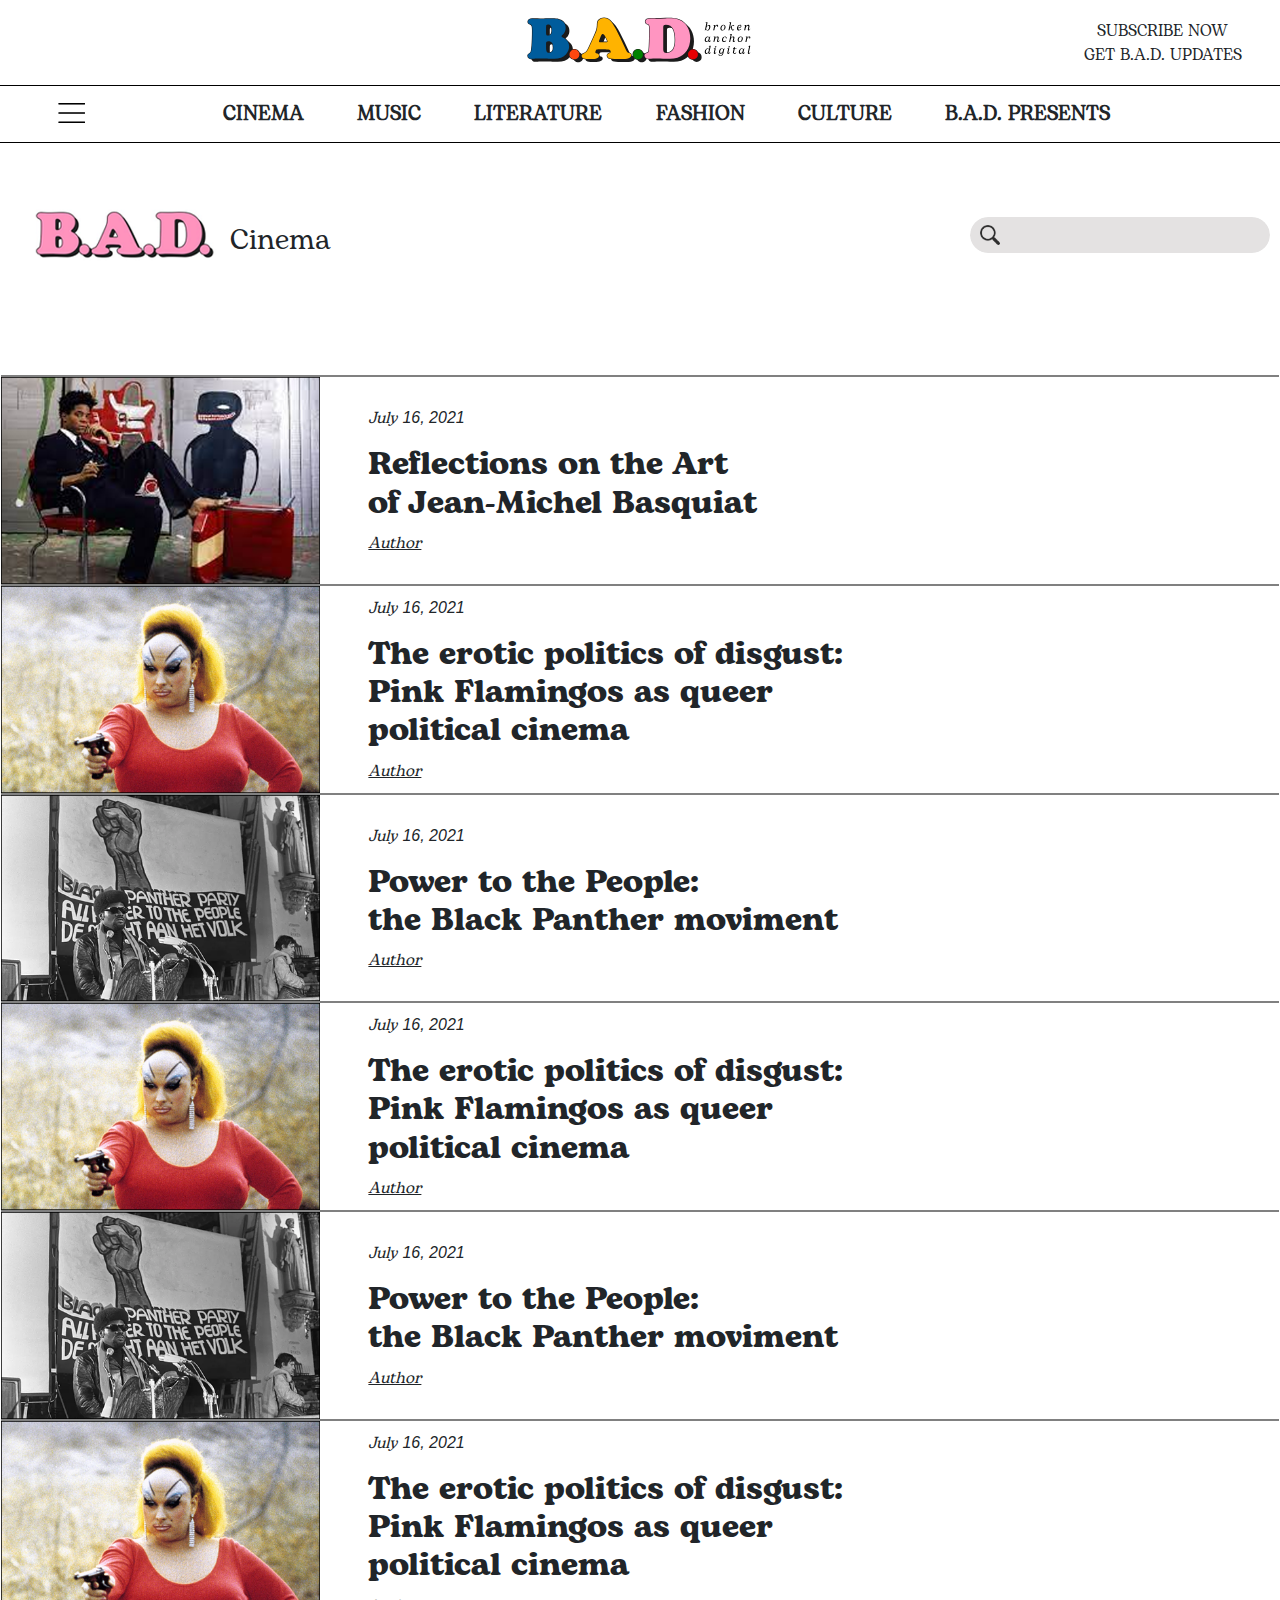
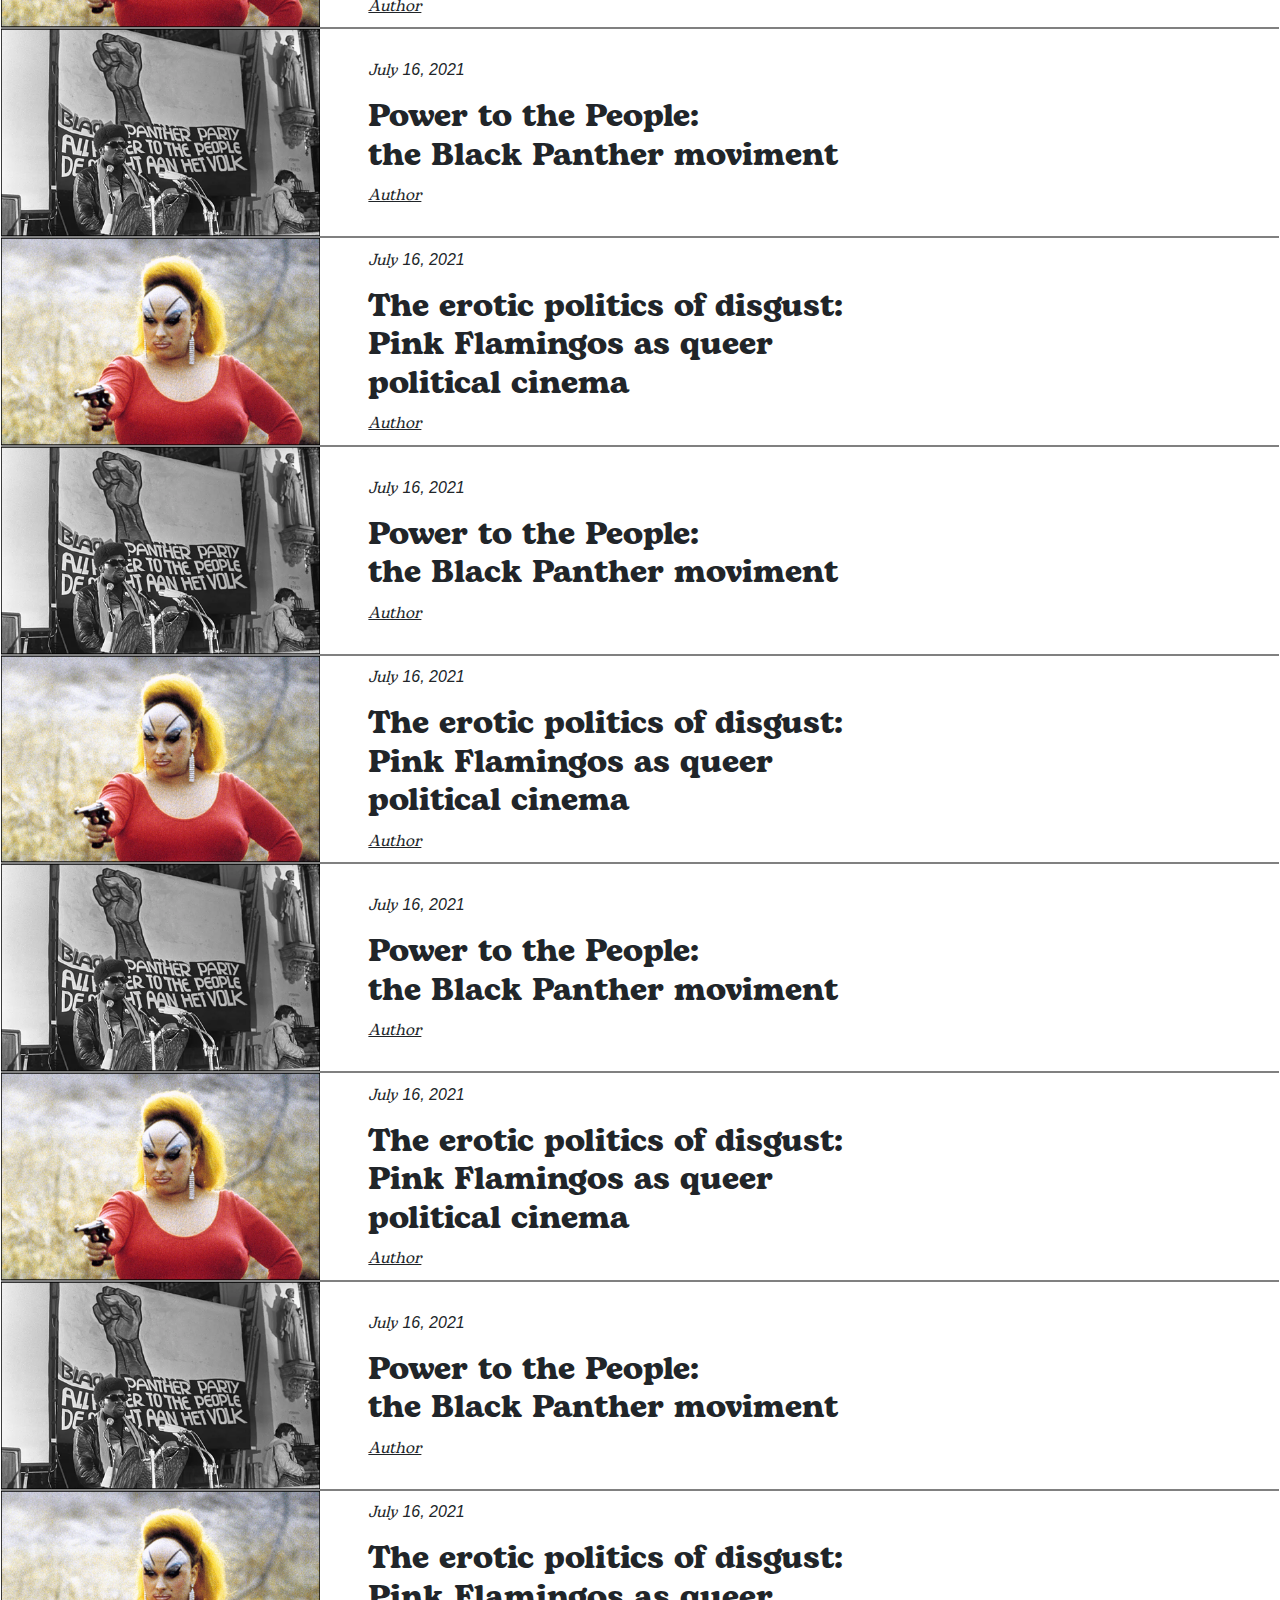
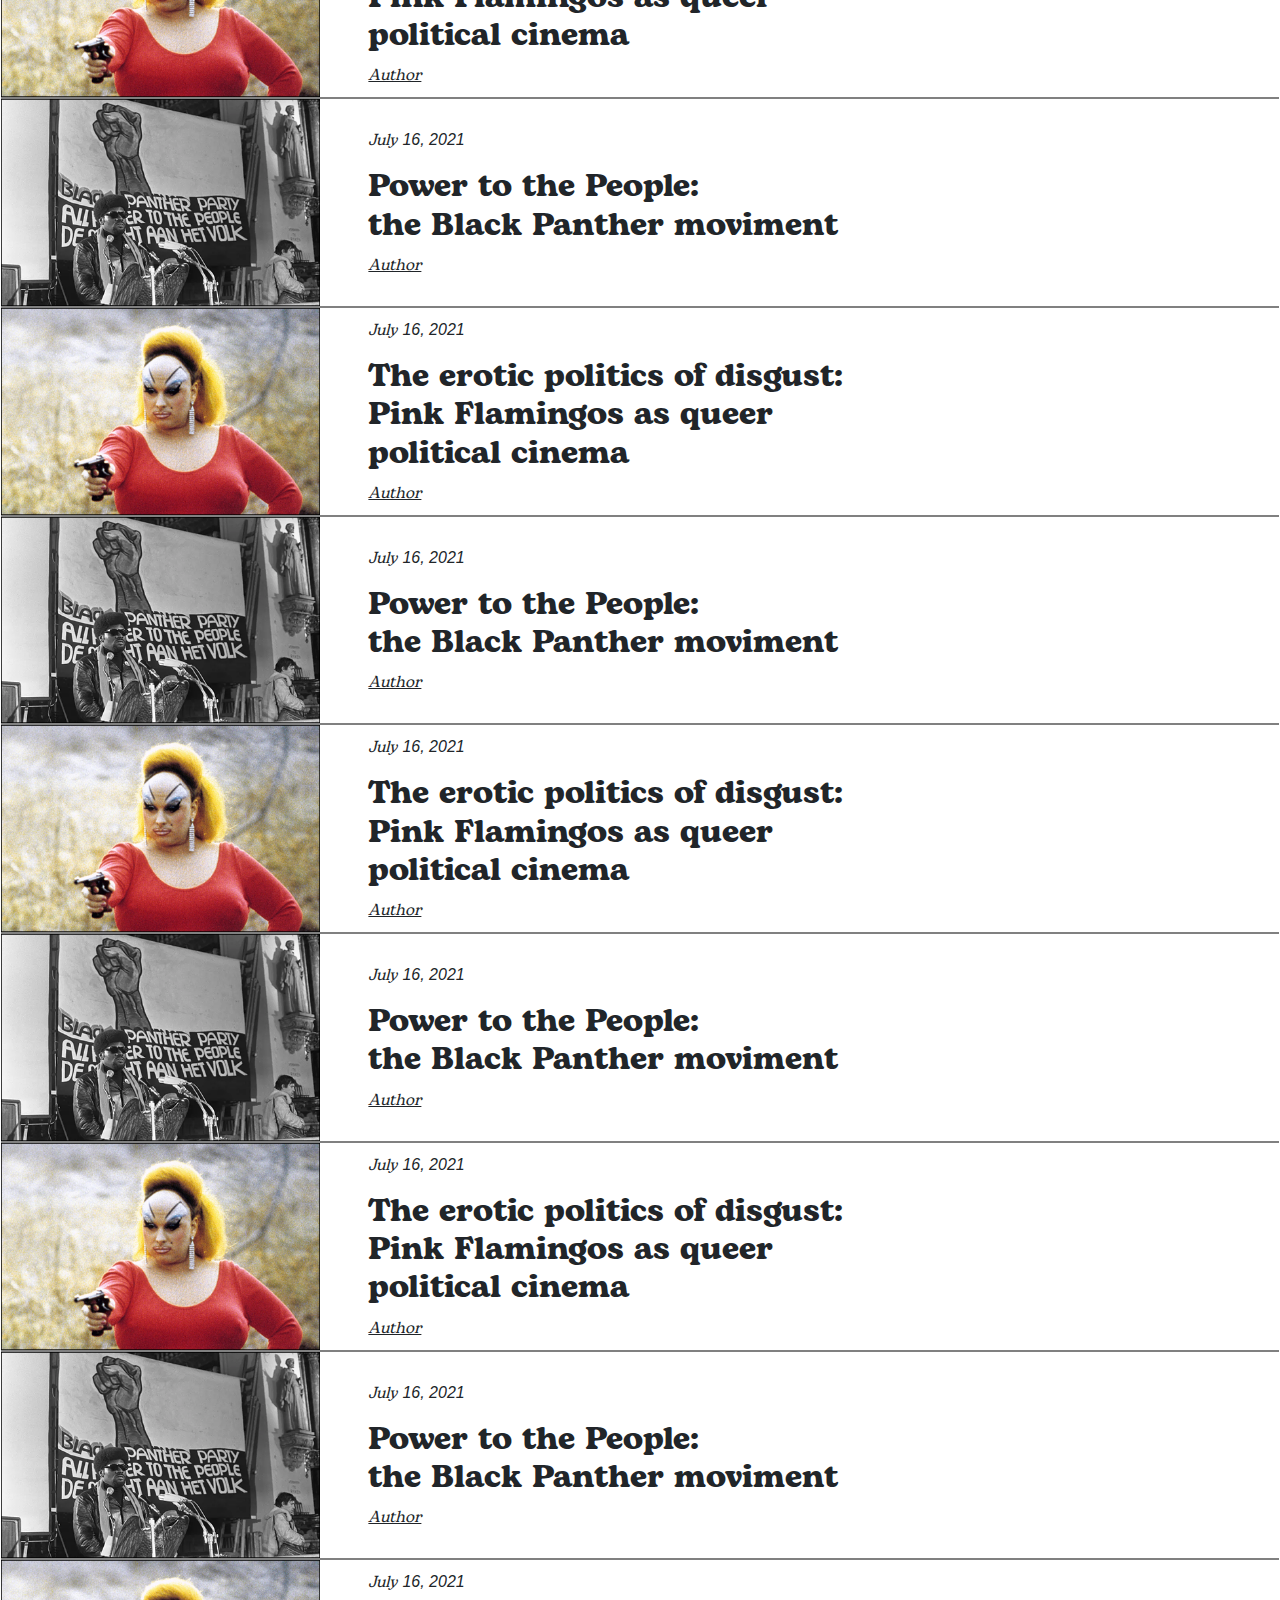
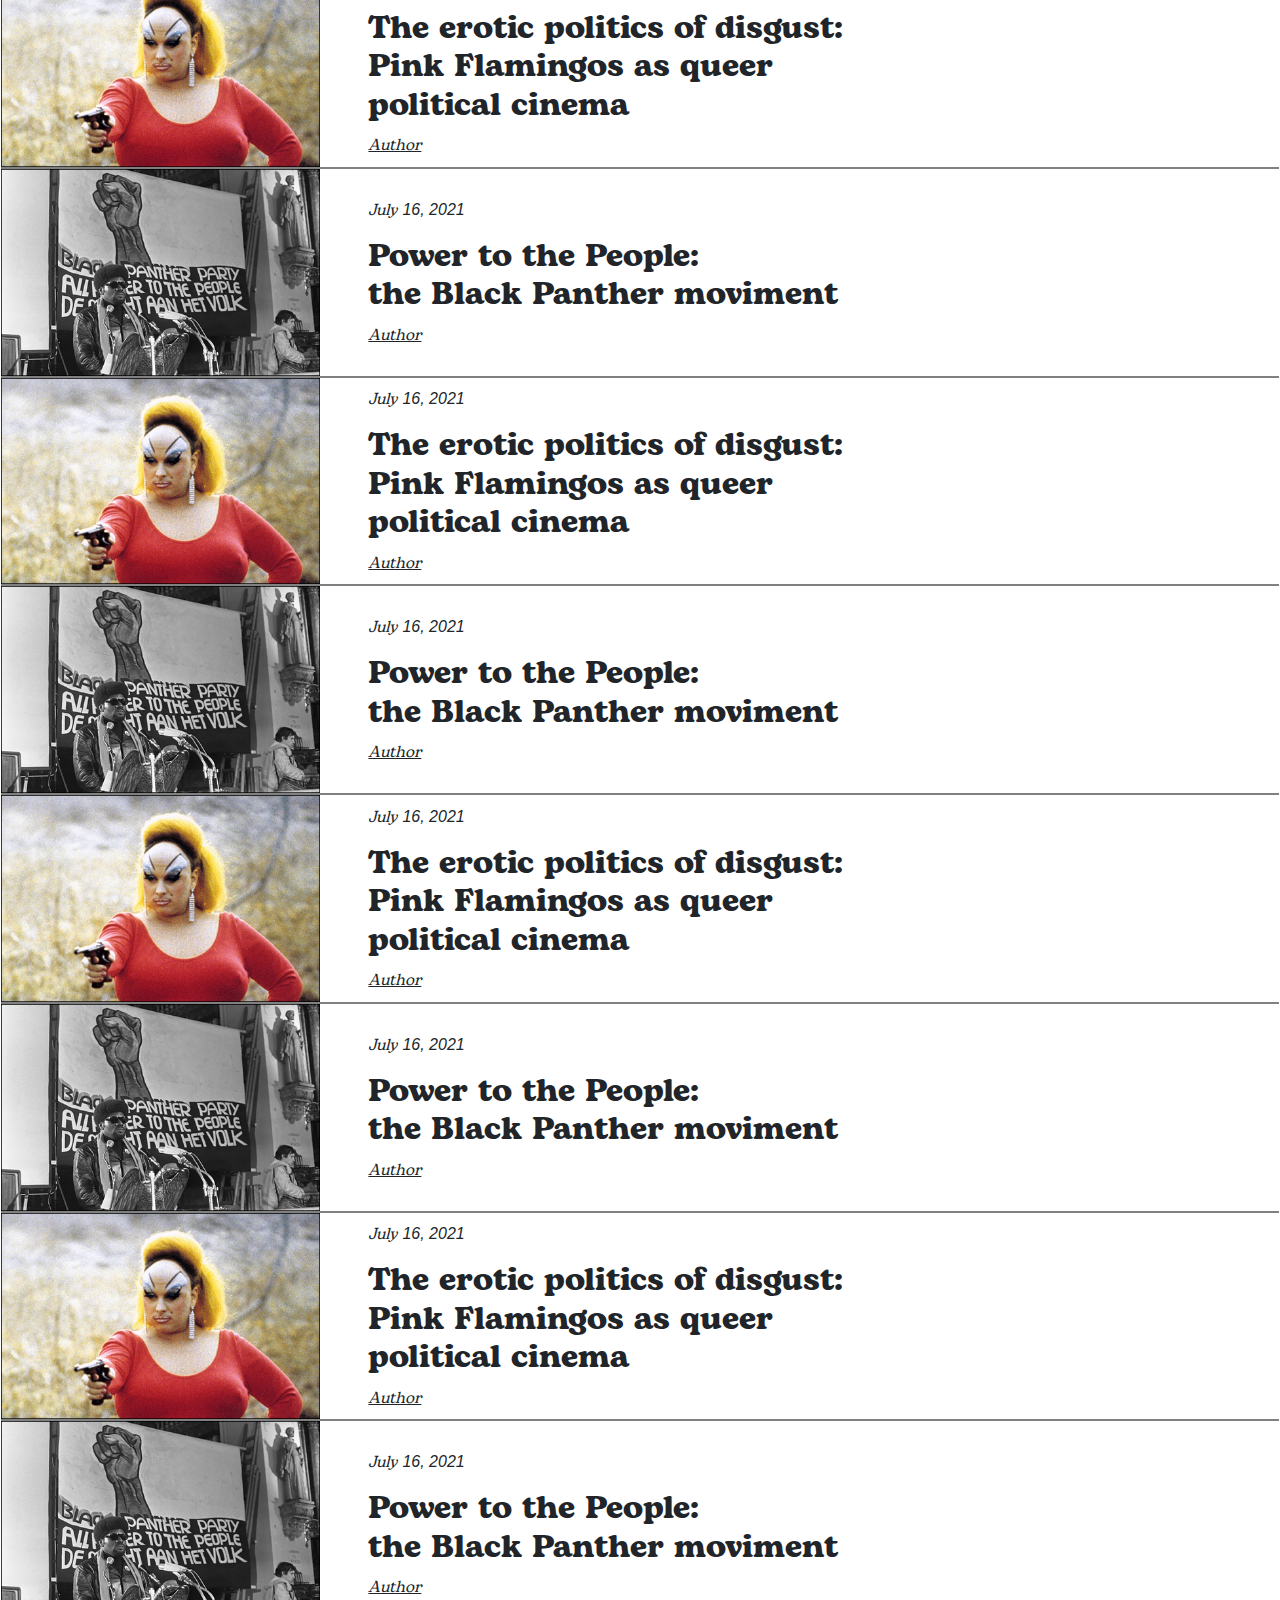
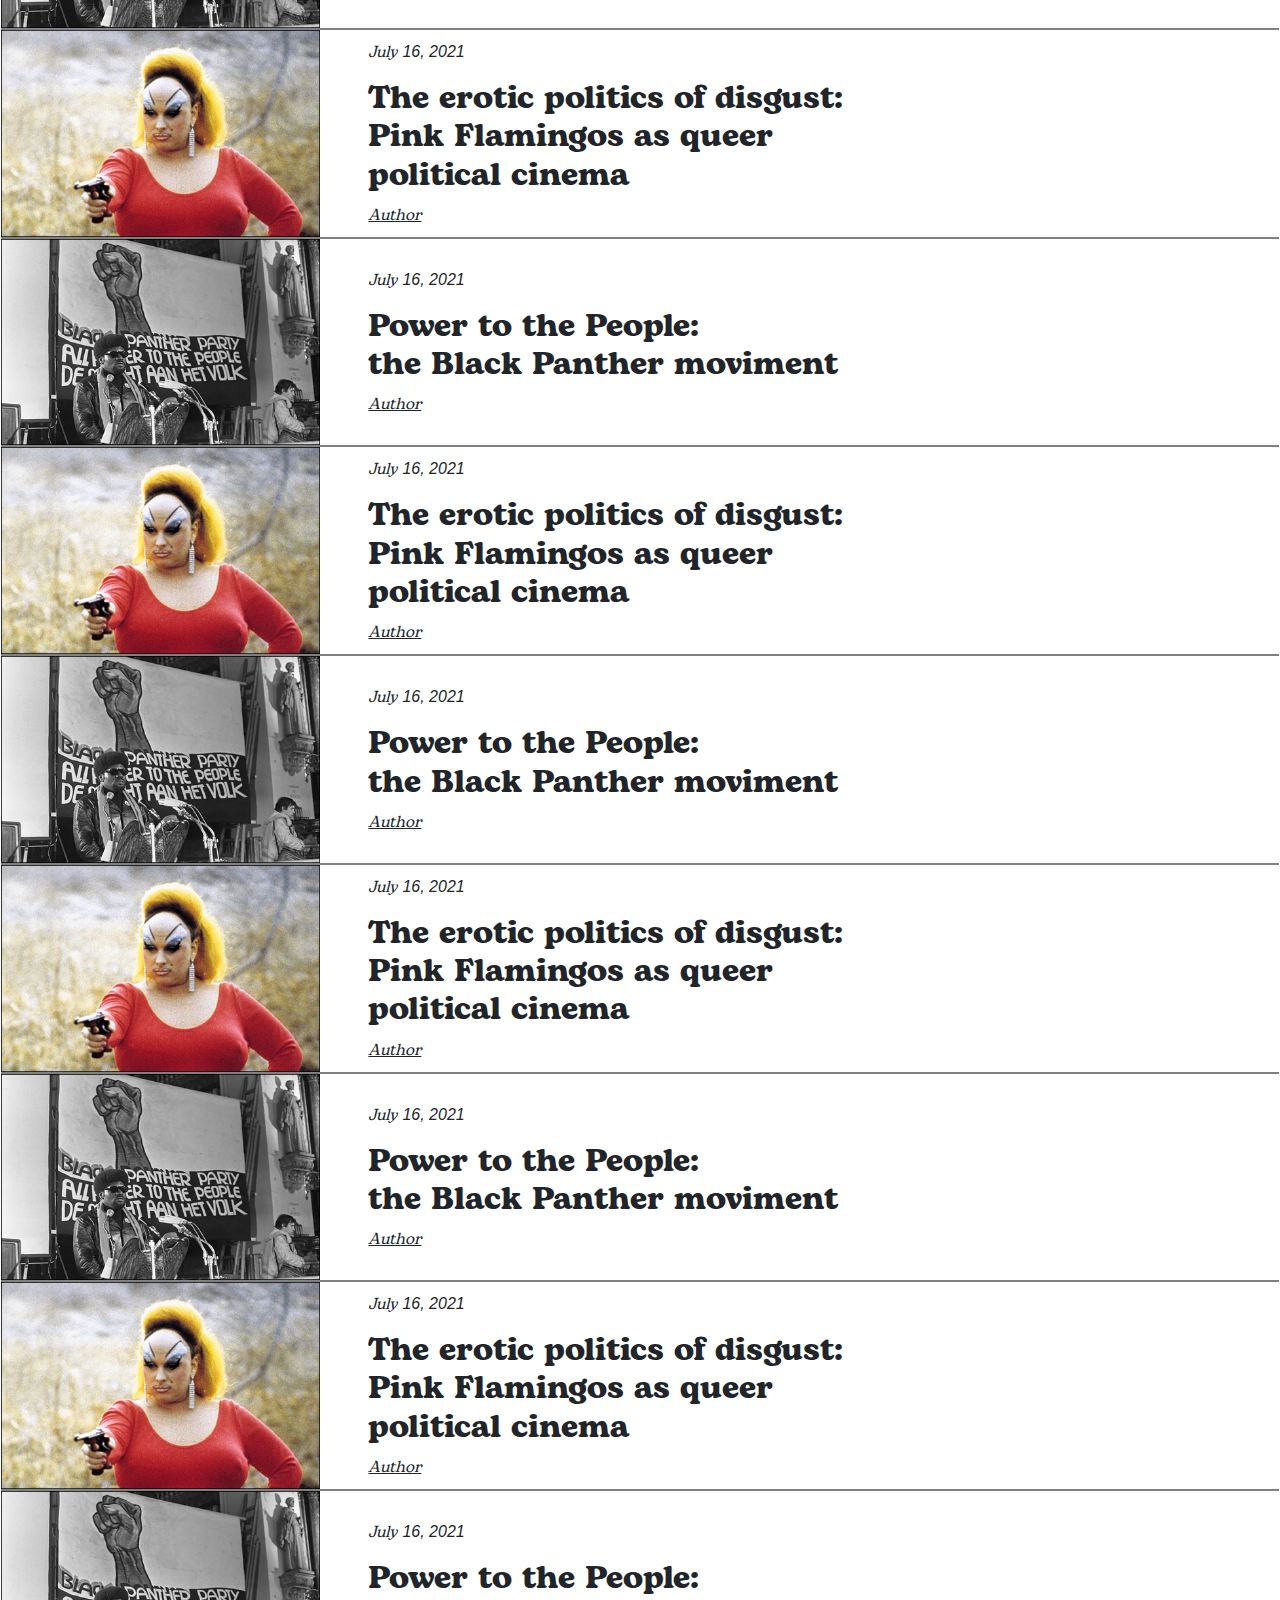
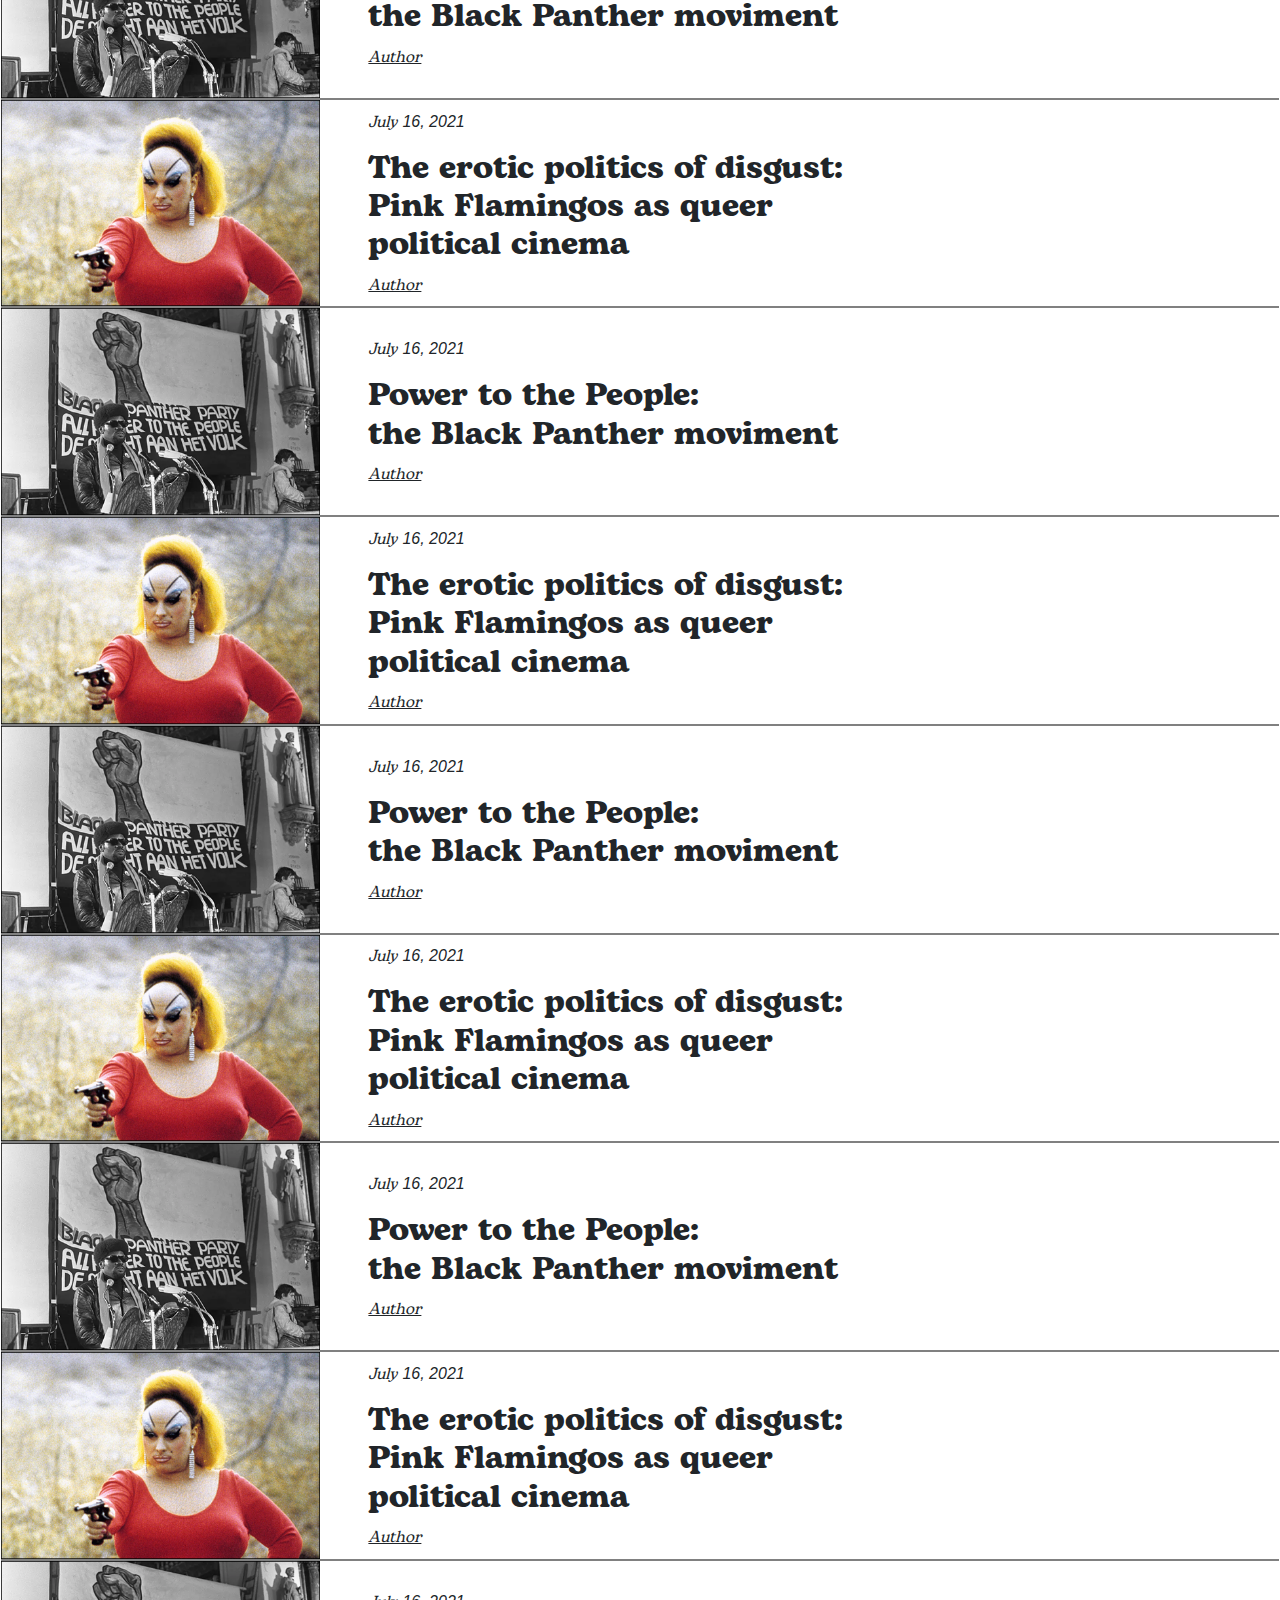
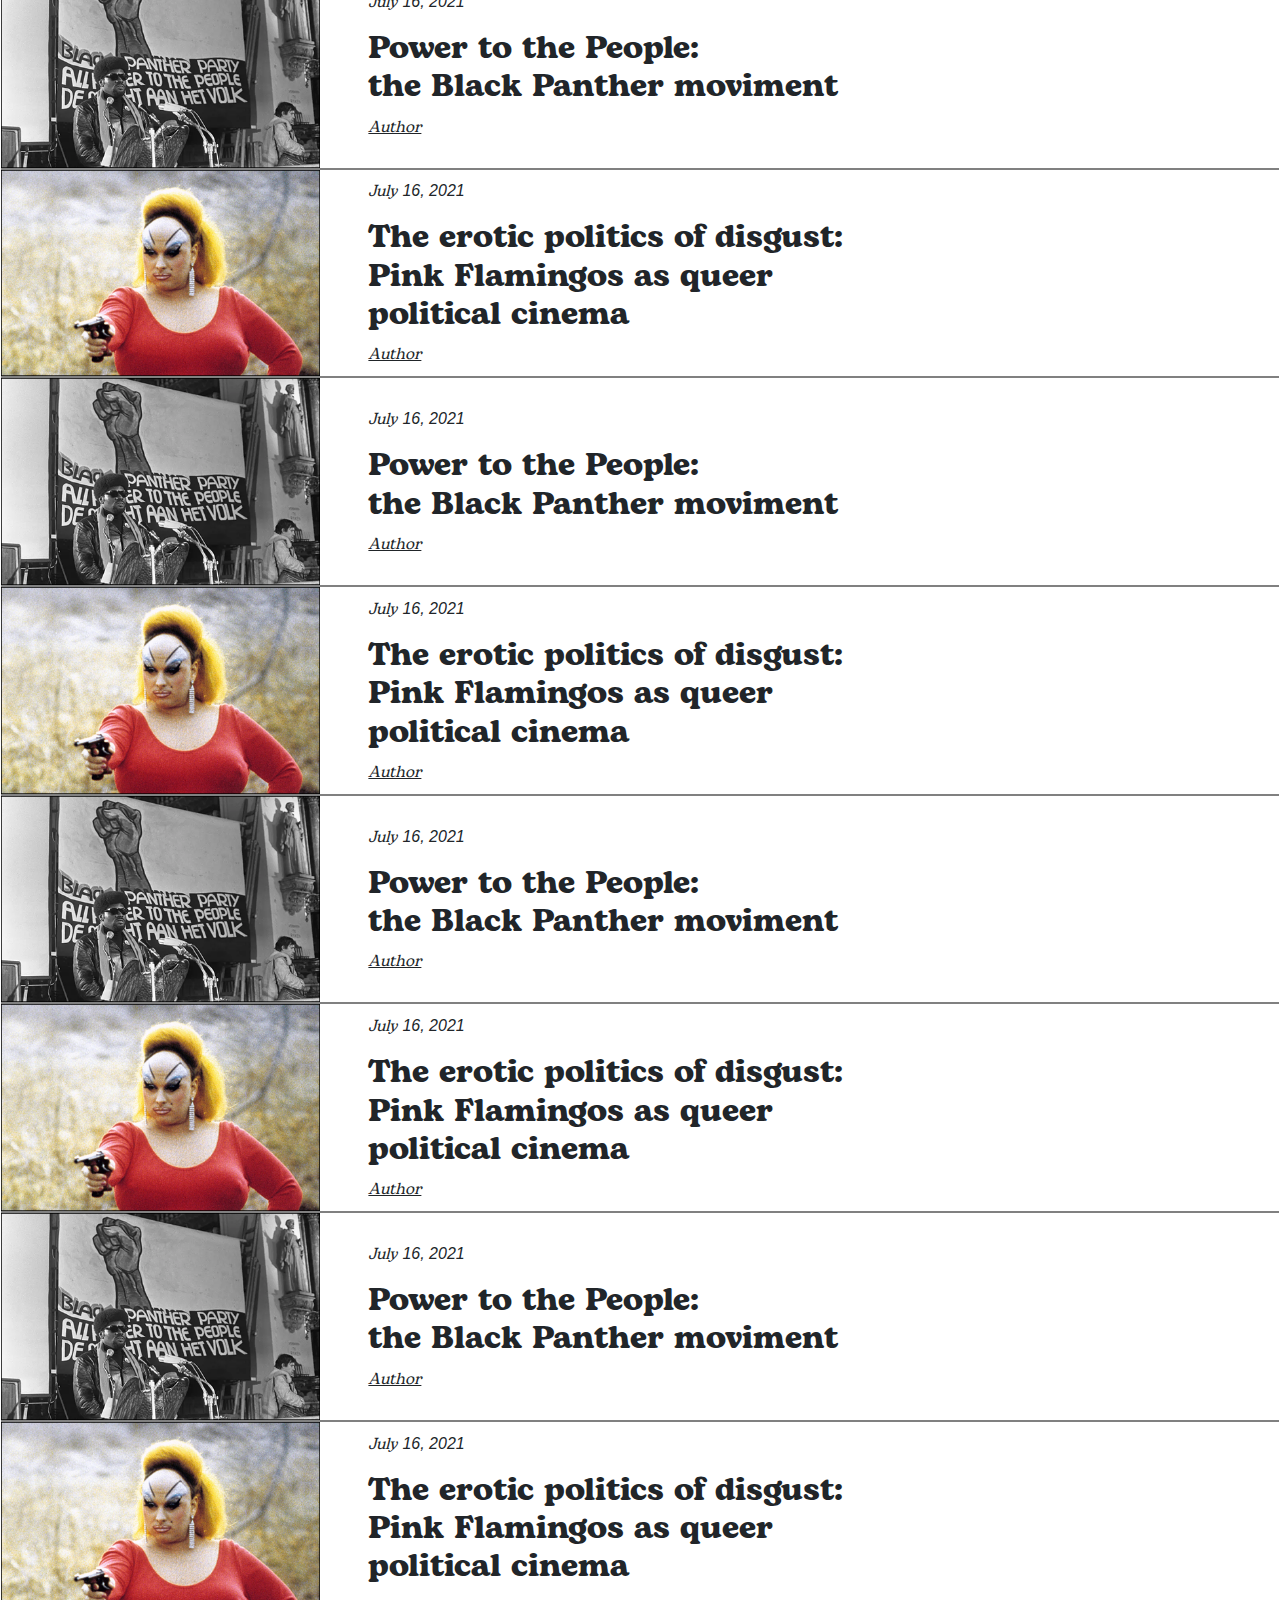
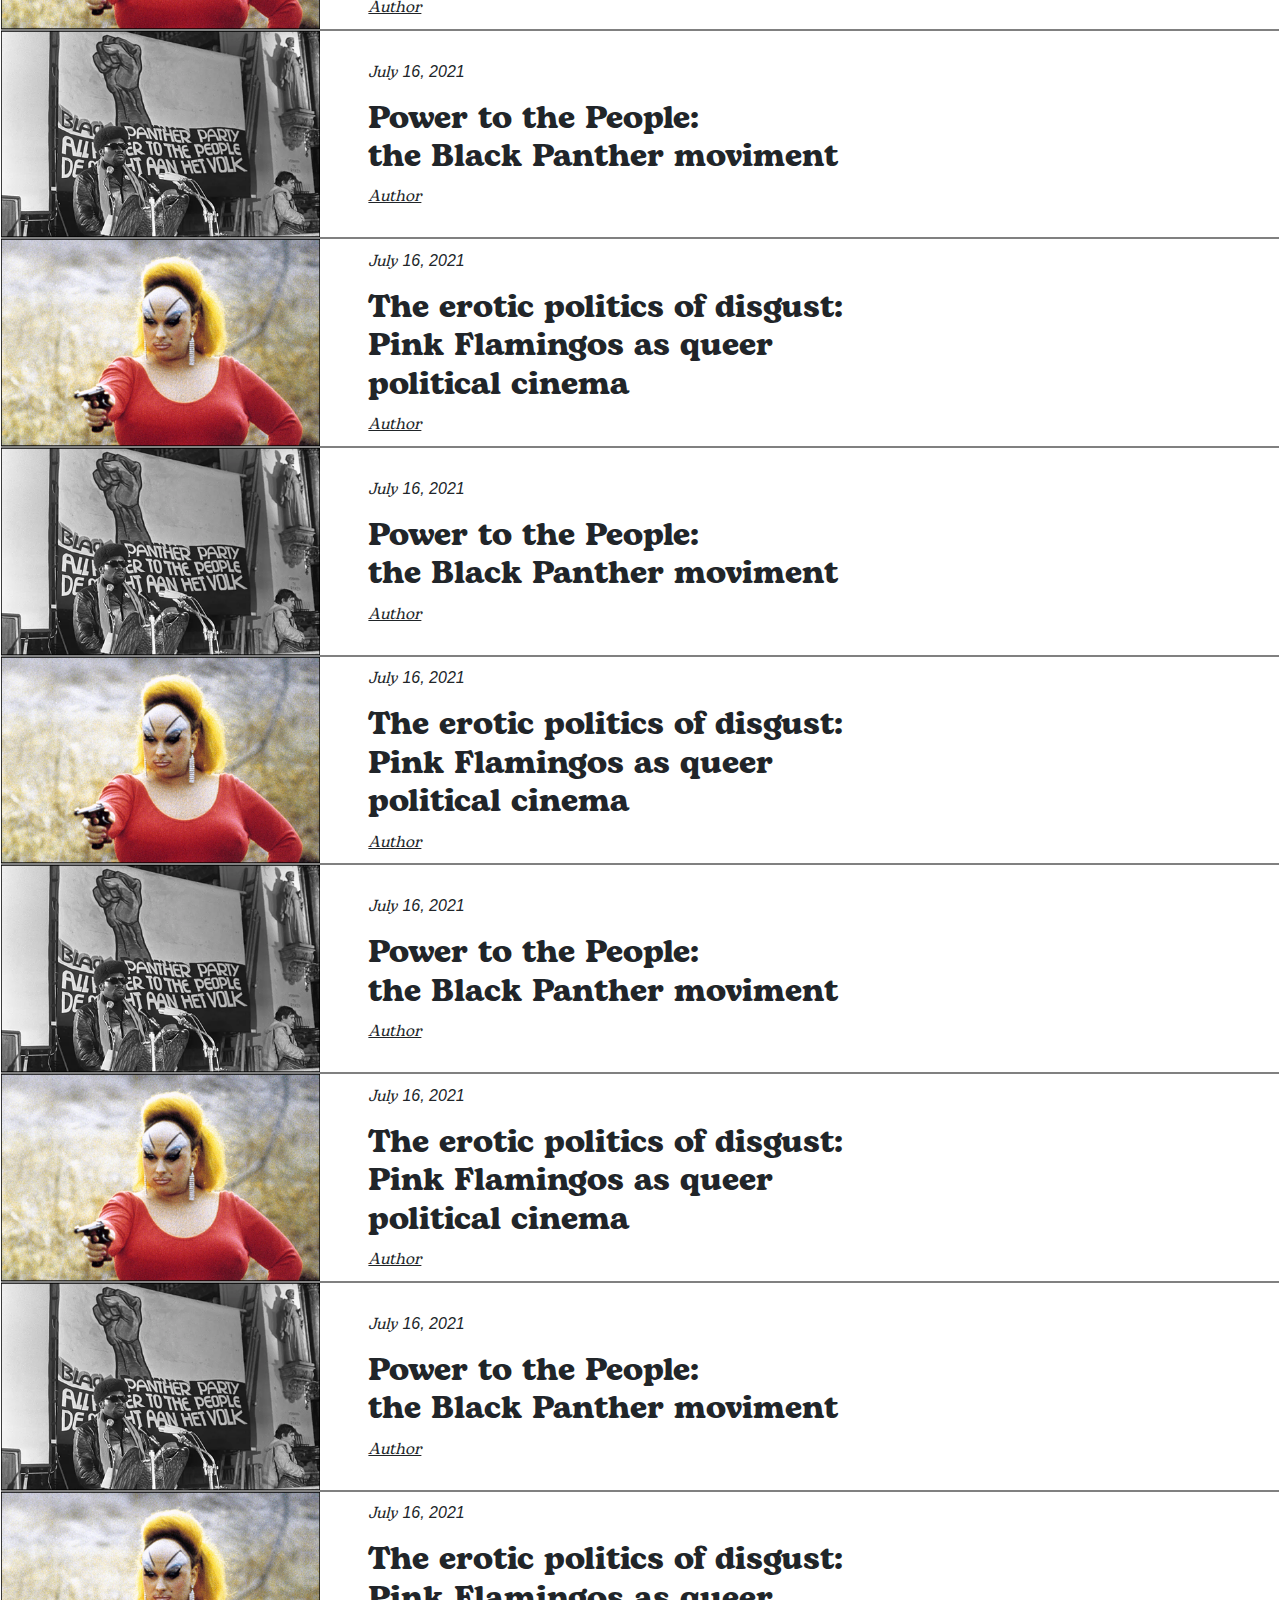
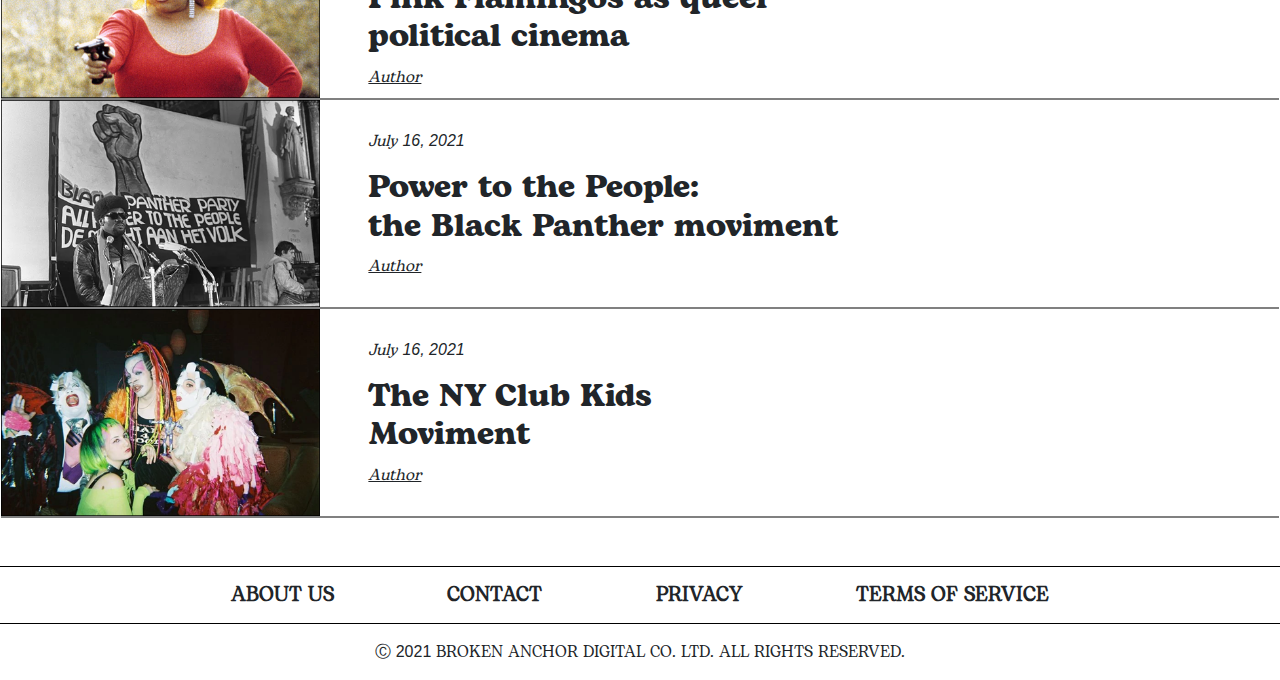
<file: topics.html>
<!doctype html>
<html lang="en">
  <head>
    <!-- Required meta tags -->
    <meta charset="utf-8">
    <meta name="viewport" content="width=device-width, initial-scale=1">

    <!-- Bootstrap CSS -->
    <link href="https://cdn.jsdelivr.net/npm/bootstrap@5.1.0/dist/css/bootstrap.min.css" rel="stylesheet">

    <!-- fontawesome -->
    <link rel="stylesheet" href="https://cdnjs.cloudflare.com/ajax/libs/font-awesome/5.15.4/css/all.min.css"/>

    <!-- slick -->
    <link rel="stylesheet" href="slick/slick.css">
    <link rel="stylesheet" href="slick/slick-theme.css">

    <!-- style.css -->
    <link rel="stylesheet" href="css/style.css">

    <!-- favicon -->
    <link rel="shortcut icon" href="img/BAD Logo.png">
    <title>BAD</title>
  </head>
  <body>
    

    <!-- topBar -->
    <section class="topBar">
        <div class="container-fluid position-relative">
            <div class="row">
                <div class="col-md-10">
                    <div class="text-center">
                        <a href="index.html">
                            <img src="img/BAD Logo.png" class="img-fluid logo" alt="">
                        </a>
                    </div>
                </div>
                <div class="col-md-2 m-auto">
                    <a href="" class="text-dark text-decoration-none text-center d-block text-uppercase">
                        Subscribe now <br>
get B.A.D. updates
                    </a>
                </div>
            </div>
        </div>
    </section>
    <!-- topBar -->


    <!-- menubar -->
    <section class="menuBar py-2 border-top border-bottom">
        <div class="container-fluid">
            <ul class="menu list-unstyled m-0 p-0">
                <li class="d-inline">
                    <button class="btn">
                        <!-- <i class="fa fa-bars"></i> -->
                        <img src="img/bars.png" class="img-fluid bars" alt="">
                    </button>
                </li>
                <li class="d-inline-block text-center">
                    <a href="#cinema" class="text-dark text-decoration-none">
                        CINEMA
                    </a>
                </li>
                <li class="d-inline-block text-center">
                    <a href="#music" class="text-dark text-decoration-none">
                        MUSIC
                    </a>
                </li>
                <li class="d-inline-block text-center">
                    <a href="#literature" class="text-dark text-decoration-none">
                        LITERATURE
                    </a>
                </li>
                <li class="d-inline-block text-center">
                    <a href="#fashion" class="text-dark text-decoration-none">
                        FASHION
                    </a>
                </li>
                <li class="d-inline-block text-center">
                    <a href="#culture" class="text-dark text-decoration-none">
                        CULTURE
                    </a>
                </li>
                <li class="d-inline-block text-center">
                    <a href="presents-new.html" class="text-dark text-decoration-none">
                        B.A.D. PRESENTS 
                    </a>
                </li>
            </ul>
        </div>
    </section>
    <!-- menubar -->


      <!-- menu dropdown -->
      <div class="menubg"></div>
      <section class="menuDropDown">
        <ul class="list-unstyled m-0 p-0">
            <li>
                <a href="topics-cinema.html" class="text-dark text-decoration-none">
                    CINEMA
                </a>
            </li>
            <li>
                <a href="topics-music.html" class="text-dark text-decoration-none">
                    MUSIC
                </a>
            </li>
            <li>
                <a href="topics-literature.html" class="text-dark text-decoration-none">
                    LITERATURE
                </a>
            </li>
            <li>
                <a href="topics-fashion.html" class="text-dark text-decoration-none">
                    FASHION
                </a>
            </li>
            <li>
                <a href="topics-culture.html" class="text-dark text-decoration-none">
                    CULTURE
                </a>
            </li>
            <li>
                <a href="presents-new.html" class="text-dark text-decoration-none">
                    B.A.D. PRESENTS 
                </a>
            </li>
        </ul>
          <div class="socials">
              <ul class="list-unstyled d-flex justifyied">
                  <li class="d-inline-block">
                      <a href="" class="text-dark text-decoration-none">
                          <i class="fab fa-facebook-f"></i>
                      </a>
                  </li>
                  <li class="d-inline-block">
                      <a href="" class="text-dark text-decoration-none">
                          <i class="fab fa-twitter"></i>
                      </a>
                  </li>
                  <li class="d-inline-block">
                      <a href="" class="text-dark text-decoration-none">
                          <i class="fab fa-instagram"></i>
                      </a>
                  </li>
                  <li class="d-inline-block">
                      <a href="" class="text-dark text-decoration-none">
                          <i class="fab fa-tumblr"></i>
                      </a>
                  </li>
  
              </ul>
          </div>
      </section>
      <!-- menu dropdown -->


    <!-- section starts -->
    <section class="topics py-5">
        <div class="container-fluid">
            <div class="row">
                <div class="col-md-10 py-2">
                    <img src="img/pink.png" class="img-fluid pinky" alt=""> <span class="fs-18">Cinema</span>
                </div>
                <div class="col-md-2 py-2 m-auto">
                    <form action="">
                        <input type="text" class="form-control searchBar rounded-pill" name="" id="">
                    </form>
                </div>
            </div>
        </div>
    </section>
    <!-- section starts -->

 <!-- topics section -->
 <section class="py-5">
    <div class="container-fluid p-0">
        <div class="row border">
            <div class="col-md-3 p-0">
                <a href="interview.html" class="text-dark text-decoration-none">
                    <div class="card border-0">
                        <img src="img/cin2.png" class="card-img-top img-fluid" alt="">
                    </div>
                </a>
            </div>
            <div class="col-md-9 ps-5 m-auto">
                <p class="text-italic">
                    July <span class="number">16, 2021</span>
                </p>
                <a href="" class="text-dark text-decoration-none">
                    <h2 class="font-weight-bold">
                        Reflections on the Art <br>
of Jean-Michel Basquiat

                    </h2>
                </a>
                <a href="" class="text-dark text-italic">Author</a>
            </div>
        </div>
        <div class="row border1">
            <div class="col-md-3 p-0">
                <a href="interview.html" class="text-dark text-decoration-none">
                    <div class="card border-0">
                        <img src="img/cin4.png" class="card-img-top img-fluid" alt="">
                    </div>
                </a>
            </div>
            <div class="col-md-9 ps-5 m-auto">
                <p class="text-italic">
                    July <span class="number">16, 2021</span>
                </p>
               <a href="interview.html" class="text-dark text-decoration-none">
                <h2 class="font-weight-bold">
                    


                    The erotic politics of disgust: <br>
                    Pink Flamingos as queer <br>
                    political cinema
                    
                                        </h2>
               </a>
                <a href="" class="text-dark text-italic">Author</a>
            </div>
        </div>
        <div class="row border1">
            <div class="col-md-3 p-0">
                <div class="card border-0">
                    <a href="interview.html" class="text-dark text-decoration-none">
                        <img src="img/cin3.png" class="card-img-top img-fluid" alt="">
                    </a>
                </div>
            </div>
            <div class="col-md-9 ps-5 m-auto">
                <p class="text-italic">
                    July <span class="number">16, 2021</span>
                </p>
                <a href="interview.html" class="text-dark text-decoration-none">
                    <h2 class="font-weight-bold">
                   

                        Power to the People: <br>
                        the Black Panther moviment
                        
                                            </h2>
                </a>
                <a href="" class="text-dark text-italic">Author</a>
            </div>
        </div>
        <div class="row border1">
            <div class="col-md-3 p-0">
                <a href="interview.html" class="text-dark text-decoration-none">
                    <div class="card border-0">
                        <img src="img/cin4.png" class="card-img-top img-fluid" alt="">
                    </div>
                </a>
            </div>
            <div class="col-md-9 ps-5 m-auto">
                <p class="text-italic">
                    July <span class="number">16, 2021</span>
                </p>
               <a href="interview.html" class="text-dark text-decoration-none">
                <h2 class="font-weight-bold">
                    


                    The erotic politics of disgust: <br>
                    Pink Flamingos as queer <br>
                    political cinema
                    
                                        </h2>
               </a>
                <a href="" class="text-dark text-italic">Author</a>
            </div>
        </div>
        <div class="row border1">
            <div class="col-md-3 p-0">
                <div class="card border-0">
                    <a href="interview.html" class="text-dark text-decoration-none">
                        <img src="img/cin3.png" class="card-img-top img-fluid" alt="">
                    </a>
                </div>
            </div>
            <div class="col-md-9 ps-5 m-auto">
                <p class="text-italic">
                    July <span class="number">16, 2021</span>
                </p>
                <a href="interview.html" class="text-dark text-decoration-none">
                    <h2 class="font-weight-bold">
                   

                        Power to the People: <br>
                        the Black Panther moviment
                        
                                            </h2>
                </a>
                <a href="" class="text-dark text-italic">Author</a>
            </div>
        </div>
        <div class="row border1">
            <div class="col-md-3 p-0">
                <a href="interview.html" class="text-dark text-decoration-none">
                    <div class="card border-0">
                        <img src="img/cin4.png" class="card-img-top img-fluid" alt="">
                    </div>
                </a>
            </div>
            <div class="col-md-9 ps-5 m-auto">
                <p class="text-italic">
                    July <span class="number">16, 2021</span>
                </p>
               <a href="interview.html" class="text-dark text-decoration-none">
                <h2 class="font-weight-bold">
                    


                    The erotic politics of disgust: <br>
                    Pink Flamingos as queer <br>
                    political cinema
                    
                                        </h2>
               </a>
                <a href="" class="text-dark text-italic">Author</a>
            </div>
        </div>
        <div class="row border1">
            <div class="col-md-3 p-0">
                <div class="card border-0">
                    <a href="interview.html" class="text-dark text-decoration-none">
                        <img src="img/cin3.png" class="card-img-top img-fluid" alt="">
                    </a>
                </div>
            </div>
            <div class="col-md-9 ps-5 m-auto">
                <p class="text-italic">
                    July <span class="number">16, 2021</span>
                </p>
                <a href="interview.html" class="text-dark text-decoration-none">
                    <h2 class="font-weight-bold">
                   

                        Power to the People: <br>
                        the Black Panther moviment
                        
                                            </h2>
                </a>
                <a href="" class="text-dark text-italic">Author</a>
            </div>
        </div>
        <div class="row border1">
            <div class="col-md-3 p-0">
                <a href="interview.html" class="text-dark text-decoration-none">
                    <div class="card border-0">
                        <img src="img/cin4.png" class="card-img-top img-fluid" alt="">
                    </div>
                </a>
            </div>
            <div class="col-md-9 ps-5 m-auto">
                <p class="text-italic">
                    July <span class="number">16, 2021</span>
                </p>
               <a href="interview.html" class="text-dark text-decoration-none">
                <h2 class="font-weight-bold">
                    


                    The erotic politics of disgust: <br>
                    Pink Flamingos as queer <br>
                    political cinema
                    
                                        </h2>
               </a>
                <a href="" class="text-dark text-italic">Author</a>
            </div>
        </div>
        <div class="row border1">
            <div class="col-md-3 p-0">
                <div class="card border-0">
                    <a href="interview.html" class="text-dark text-decoration-none">
                        <img src="img/cin3.png" class="card-img-top img-fluid" alt="">
                    </a>
                </div>
            </div>
            <div class="col-md-9 ps-5 m-auto">
                <p class="text-italic">
                    July <span class="number">16, 2021</span>
                </p>
                <a href="interview.html" class="text-dark text-decoration-none">
                    <h2 class="font-weight-bold">
                   

                        Power to the People: <br>
                        the Black Panther moviment
                        
                                            </h2>
                </a>
                <a href="" class="text-dark text-italic">Author</a>
            </div>
        </div>
        <div class="row border1">
            <div class="col-md-3 p-0">
                <a href="interview.html" class="text-dark text-decoration-none">
                    <div class="card border-0">
                        <img src="img/cin4.png" class="card-img-top img-fluid" alt="">
                    </div>
                </a>
            </div>
            <div class="col-md-9 ps-5 m-auto">
                <p class="text-italic">
                    July <span class="number">16, 2021</span>
                </p>
               <a href="interview.html" class="text-dark text-decoration-none">
                <h2 class="font-weight-bold">
                    


                    The erotic politics of disgust: <br>
                    Pink Flamingos as queer <br>
                    political cinema
                    
                                        </h2>
               </a>
                <a href="" class="text-dark text-italic">Author</a>
            </div>
        </div>
        <div class="row border1">
            <div class="col-md-3 p-0">
                <div class="card border-0">
                    <a href="interview.html" class="text-dark text-decoration-none">
                        <img src="img/cin3.png" class="card-img-top img-fluid" alt="">
                    </a>
                </div>
            </div>
            <div class="col-md-9 ps-5 m-auto">
                <p class="text-italic">
                    July <span class="number">16, 2021</span>
                </p>
                <a href="interview.html" class="text-dark text-decoration-none">
                    <h2 class="font-weight-bold">
                   

                        Power to the People: <br>
                        the Black Panther moviment
                        
                                            </h2>
                </a>
                <a href="" class="text-dark text-italic">Author</a>
            </div>
        </div>
        <div class="row border1">
            <div class="col-md-3 p-0">
                <a href="interview.html" class="text-dark text-decoration-none">
                    <div class="card border-0">
                        <img src="img/cin4.png" class="card-img-top img-fluid" alt="">
                    </div>
                </a>
            </div>
            <div class="col-md-9 ps-5 m-auto">
                <p class="text-italic">
                    July <span class="number">16, 2021</span>
                </p>
               <a href="interview.html" class="text-dark text-decoration-none">
                <h2 class="font-weight-bold">
                    


                    The erotic politics of disgust: <br>
                    Pink Flamingos as queer <br>
                    political cinema
                    
                                        </h2>
               </a>
                <a href="" class="text-dark text-italic">Author</a>
            </div>
        </div>
        <div class="row border1">
            <div class="col-md-3 p-0">
                <div class="card border-0">
                    <a href="interview.html" class="text-dark text-decoration-none">
                        <img src="img/cin3.png" class="card-img-top img-fluid" alt="">
                    </a>
                </div>
            </div>
            <div class="col-md-9 ps-5 m-auto">
                <p class="text-italic">
                    July <span class="number">16, 2021</span>
                </p>
                <a href="interview.html" class="text-dark text-decoration-none">
                    <h2 class="font-weight-bold">
                   

                        Power to the People: <br>
                        the Black Panther moviment
                        
                                            </h2>
                </a>
                <a href="" class="text-dark text-italic">Author</a>
            </div>
        </div>
        <div class="row border1">
            <div class="col-md-3 p-0">
                <a href="interview.html" class="text-dark text-decoration-none">
                    <div class="card border-0">
                        <img src="img/cin4.png" class="card-img-top img-fluid" alt="">
                    </div>
                </a>
            </div>
            <div class="col-md-9 ps-5 m-auto">
                <p class="text-italic">
                    July <span class="number">16, 2021</span>
                </p>
               <a href="interview.html" class="text-dark text-decoration-none">
                <h2 class="font-weight-bold">
                    


                    The erotic politics of disgust: <br>
                    Pink Flamingos as queer <br>
                    political cinema
                    
                                        </h2>
               </a>
                <a href="" class="text-dark text-italic">Author</a>
            </div>
        </div>
        <div class="row border1">
            <div class="col-md-3 p-0">
                <div class="card border-0">
                    <a href="interview.html" class="text-dark text-decoration-none">
                        <img src="img/cin3.png" class="card-img-top img-fluid" alt="">
                    </a>
                </div>
            </div>
            <div class="col-md-9 ps-5 m-auto">
                <p class="text-italic">
                    July <span class="number">16, 2021</span>
                </p>
                <a href="interview.html" class="text-dark text-decoration-none">
                    <h2 class="font-weight-bold">
                   

                        Power to the People: <br>
                        the Black Panther moviment
                        
                                            </h2>
                </a>
                <a href="" class="text-dark text-italic">Author</a>
            </div>
        </div>
        <div class="row border1">
            <div class="col-md-3 p-0">
                <a href="interview.html" class="text-dark text-decoration-none">
                    <div class="card border-0">
                        <img src="img/cin4.png" class="card-img-top img-fluid" alt="">
                    </div>
                </a>
            </div>
            <div class="col-md-9 ps-5 m-auto">
                <p class="text-italic">
                    July <span class="number">16, 2021</span>
                </p>
               <a href="interview.html" class="text-dark text-decoration-none">
                <h2 class="font-weight-bold">
                    


                    The erotic politics of disgust: <br>
                    Pink Flamingos as queer <br>
                    political cinema
                    
                                        </h2>
               </a>
                <a href="" class="text-dark text-italic">Author</a>
            </div>
        </div>
        <div class="row border1">
            <div class="col-md-3 p-0">
                <div class="card border-0">
                    <a href="interview.html" class="text-dark text-decoration-none">
                        <img src="img/cin3.png" class="card-img-top img-fluid" alt="">
                    </a>
                </div>
            </div>
            <div class="col-md-9 ps-5 m-auto">
                <p class="text-italic">
                    July <span class="number">16, 2021</span>
                </p>
                <a href="interview.html" class="text-dark text-decoration-none">
                    <h2 class="font-weight-bold">
                   

                        Power to the People: <br>
                        the Black Panther moviment
                        
                                            </h2>
                </a>
                <a href="" class="text-dark text-italic">Author</a>
            </div>
        </div>
        <div class="row border1">
            <div class="col-md-3 p-0">
                <a href="interview.html" class="text-dark text-decoration-none">
                    <div class="card border-0">
                        <img src="img/cin4.png" class="card-img-top img-fluid" alt="">
                    </div>
                </a>
            </div>
            <div class="col-md-9 ps-5 m-auto">
                <p class="text-italic">
                    July <span class="number">16, 2021</span>
                </p>
               <a href="interview.html" class="text-dark text-decoration-none">
                <h2 class="font-weight-bold">
                    


                    The erotic politics of disgust: <br>
                    Pink Flamingos as queer <br>
                    political cinema
                    
                                        </h2>
               </a>
                <a href="" class="text-dark text-italic">Author</a>
            </div>
        </div>
        <div class="row border1">
            <div class="col-md-3 p-0">
                <div class="card border-0">
                    <a href="interview.html" class="text-dark text-decoration-none">
                        <img src="img/cin3.png" class="card-img-top img-fluid" alt="">
                    </a>
                </div>
            </div>
            <div class="col-md-9 ps-5 m-auto">
                <p class="text-italic">
                    July <span class="number">16, 2021</span>
                </p>
                <a href="interview.html" class="text-dark text-decoration-none">
                    <h2 class="font-weight-bold">
                   

                        Power to the People: <br>
                        the Black Panther moviment
                        
                                            </h2>
                </a>
                <a href="" class="text-dark text-italic">Author</a>
            </div>
        </div>
        <div class="row border1">
            <div class="col-md-3 p-0">
                <a href="interview.html" class="text-dark text-decoration-none">
                    <div class="card border-0">
                        <img src="img/cin4.png" class="card-img-top img-fluid" alt="">
                    </div>
                </a>
            </div>
            <div class="col-md-9 ps-5 m-auto">
                <p class="text-italic">
                    July <span class="number">16, 2021</span>
                </p>
               <a href="interview.html" class="text-dark text-decoration-none">
                <h2 class="font-weight-bold">
                    


                    The erotic politics of disgust: <br>
                    Pink Flamingos as queer <br>
                    political cinema
                    
                                        </h2>
               </a>
                <a href="" class="text-dark text-italic">Author</a>
            </div>
        </div>
        <div class="row border1">
            <div class="col-md-3 p-0">
                <div class="card border-0">
                    <a href="interview.html" class="text-dark text-decoration-none">
                        <img src="img/cin3.png" class="card-img-top img-fluid" alt="">
                    </a>
                </div>
            </div>
            <div class="col-md-9 ps-5 m-auto">
                <p class="text-italic">
                    July <span class="number">16, 2021</span>
                </p>
                <a href="interview.html" class="text-dark text-decoration-none">
                    <h2 class="font-weight-bold">
                   

                        Power to the People: <br>
                        the Black Panther moviment
                        
                                            </h2>
                </a>
                <a href="" class="text-dark text-italic">Author</a>
            </div>
        </div>
        <div class="row border1">
            <div class="col-md-3 p-0">
                <a href="interview.html" class="text-dark text-decoration-none">
                    <div class="card border-0">
                        <img src="img/cin4.png" class="card-img-top img-fluid" alt="">
                    </div>
                </a>
            </div>
            <div class="col-md-9 ps-5 m-auto">
                <p class="text-italic">
                    July <span class="number">16, 2021</span>
                </p>
               <a href="interview.html" class="text-dark text-decoration-none">
                <h2 class="font-weight-bold">
                    


                    The erotic politics of disgust: <br>
                    Pink Flamingos as queer <br>
                    political cinema
                    
                                        </h2>
               </a>
                <a href="" class="text-dark text-italic">Author</a>
            </div>
        </div>
        <div class="row border1">
            <div class="col-md-3 p-0">
                <div class="card border-0">
                    <a href="interview.html" class="text-dark text-decoration-none">
                        <img src="img/cin3.png" class="card-img-top img-fluid" alt="">
                    </a>
                </div>
            </div>
            <div class="col-md-9 ps-5 m-auto">
                <p class="text-italic">
                    July <span class="number">16, 2021</span>
                </p>
                <a href="interview.html" class="text-dark text-decoration-none">
                    <h2 class="font-weight-bold">
                   

                        Power to the People: <br>
                        the Black Panther moviment
                        
                                            </h2>
                </a>
                <a href="" class="text-dark text-italic">Author</a>
            </div>
        </div>
        <div class="row border1">
            <div class="col-md-3 p-0">
                <a href="interview.html" class="text-dark text-decoration-none">
                    <div class="card border-0">
                        <img src="img/cin4.png" class="card-img-top img-fluid" alt="">
                    </div>
                </a>
            </div>
            <div class="col-md-9 ps-5 m-auto">
                <p class="text-italic">
                    July <span class="number">16, 2021</span>
                </p>
               <a href="interview.html" class="text-dark text-decoration-none">
                <h2 class="font-weight-bold">
                    


                    The erotic politics of disgust: <br>
                    Pink Flamingos as queer <br>
                    political cinema
                    
                                        </h2>
               </a>
                <a href="" class="text-dark text-italic">Author</a>
            </div>
        </div>
        <div class="row border1">
            <div class="col-md-3 p-0">
                <div class="card border-0">
                    <a href="interview.html" class="text-dark text-decoration-none">
                        <img src="img/cin3.png" class="card-img-top img-fluid" alt="">
                    </a>
                </div>
            </div>
            <div class="col-md-9 ps-5 m-auto">
                <p class="text-italic">
                    July <span class="number">16, 2021</span>
                </p>
                <a href="interview.html" class="text-dark text-decoration-none">
                    <h2 class="font-weight-bold">
                   

                        Power to the People: <br>
                        the Black Panther moviment
                        
                                            </h2>
                </a>
                <a href="" class="text-dark text-italic">Author</a>
            </div>
        </div>
        <div class="row border1">
            <div class="col-md-3 p-0">
                <a href="interview.html" class="text-dark text-decoration-none">
                    <div class="card border-0">
                        <img src="img/cin4.png" class="card-img-top img-fluid" alt="">
                    </div>
                </a>
            </div>
            <div class="col-md-9 ps-5 m-auto">
                <p class="text-italic">
                    July <span class="number">16, 2021</span>
                </p>
               <a href="interview.html" class="text-dark text-decoration-none">
                <h2 class="font-weight-bold">
                    


                    The erotic politics of disgust: <br>
                    Pink Flamingos as queer <br>
                    political cinema
                    
                                        </h2>
               </a>
                <a href="" class="text-dark text-italic">Author</a>
            </div>
        </div>
        <div class="row border1">
            <div class="col-md-3 p-0">
                <div class="card border-0">
                    <a href="interview.html" class="text-dark text-decoration-none">
                        <img src="img/cin3.png" class="card-img-top img-fluid" alt="">
                    </a>
                </div>
            </div>
            <div class="col-md-9 ps-5 m-auto">
                <p class="text-italic">
                    July <span class="number">16, 2021</span>
                </p>
                <a href="interview.html" class="text-dark text-decoration-none">
                    <h2 class="font-weight-bold">
                   

                        Power to the People: <br>
                        the Black Panther moviment
                        
                                            </h2>
                </a>
                <a href="" class="text-dark text-italic">Author</a>
            </div>
        </div>
        <div class="row border1">
            <div class="col-md-3 p-0">
                <a href="interview.html" class="text-dark text-decoration-none">
                    <div class="card border-0">
                        <img src="img/cin4.png" class="card-img-top img-fluid" alt="">
                    </div>
                </a>
            </div>
            <div class="col-md-9 ps-5 m-auto">
                <p class="text-italic">
                    July <span class="number">16, 2021</span>
                </p>
               <a href="interview.html" class="text-dark text-decoration-none">
                <h2 class="font-weight-bold">
                    


                    The erotic politics of disgust: <br>
                    Pink Flamingos as queer <br>
                    political cinema
                    
                                        </h2>
               </a>
                <a href="" class="text-dark text-italic">Author</a>
            </div>
        </div>
        <div class="row border1">
            <div class="col-md-3 p-0">
                <div class="card border-0">
                    <a href="interview.html" class="text-dark text-decoration-none">
                        <img src="img/cin3.png" class="card-img-top img-fluid" alt="">
                    </a>
                </div>
            </div>
            <div class="col-md-9 ps-5 m-auto">
                <p class="text-italic">
                    July <span class="number">16, 2021</span>
                </p>
                <a href="interview.html" class="text-dark text-decoration-none">
                    <h2 class="font-weight-bold">
                   

                        Power to the People: <br>
                        the Black Panther moviment
                        
                                            </h2>
                </a>
                <a href="" class="text-dark text-italic">Author</a>
            </div>
        </div>
        <div class="row border1">
            <div class="col-md-3 p-0">
                <a href="interview.html" class="text-dark text-decoration-none">
                    <div class="card border-0">
                        <img src="img/cin4.png" class="card-img-top img-fluid" alt="">
                    </div>
                </a>
            </div>
            <div class="col-md-9 ps-5 m-auto">
                <p class="text-italic">
                    July <span class="number">16, 2021</span>
                </p>
               <a href="interview.html" class="text-dark text-decoration-none">
                <h2 class="font-weight-bold">
                    


                    The erotic politics of disgust: <br>
                    Pink Flamingos as queer <br>
                    political cinema
                    
                                        </h2>
               </a>
                <a href="" class="text-dark text-italic">Author</a>
            </div>
        </div>
        <div class="row border1">
            <div class="col-md-3 p-0">
                <div class="card border-0">
                    <a href="interview.html" class="text-dark text-decoration-none">
                        <img src="img/cin3.png" class="card-img-top img-fluid" alt="">
                    </a>
                </div>
            </div>
            <div class="col-md-9 ps-5 m-auto">
                <p class="text-italic">
                    July <span class="number">16, 2021</span>
                </p>
                <a href="interview.html" class="text-dark text-decoration-none">
                    <h2 class="font-weight-bold">
                   

                        Power to the People: <br>
                        the Black Panther moviment
                        
                                            </h2>
                </a>
                <a href="" class="text-dark text-italic">Author</a>
            </div>
        </div>
        <div class="row border1">
            <div class="col-md-3 p-0">
                <a href="interview.html" class="text-dark text-decoration-none">
                    <div class="card border-0">
                        <img src="img/cin4.png" class="card-img-top img-fluid" alt="">
                    </div>
                </a>
            </div>
            <div class="col-md-9 ps-5 m-auto">
                <p class="text-italic">
                    July <span class="number">16, 2021</span>
                </p>
               <a href="interview.html" class="text-dark text-decoration-none">
                <h2 class="font-weight-bold">
                    


                    The erotic politics of disgust: <br>
                    Pink Flamingos as queer <br>
                    political cinema
                    
                                        </h2>
               </a>
                <a href="" class="text-dark text-italic">Author</a>
            </div>
        </div>
        <div class="row border1">
            <div class="col-md-3 p-0">
                <div class="card border-0">
                    <a href="interview.html" class="text-dark text-decoration-none">
                        <img src="img/cin3.png" class="card-img-top img-fluid" alt="">
                    </a>
                </div>
            </div>
            <div class="col-md-9 ps-5 m-auto">
                <p class="text-italic">
                    July <span class="number">16, 2021</span>
                </p>
                <a href="interview.html" class="text-dark text-decoration-none">
                    <h2 class="font-weight-bold">
                   

                        Power to the People: <br>
                        the Black Panther moviment
                        
                                            </h2>
                </a>
                <a href="" class="text-dark text-italic">Author</a>
            </div>
        </div>
        <div class="row border1">
            <div class="col-md-3 p-0">
                <a href="interview.html" class="text-dark text-decoration-none">
                    <div class="card border-0">
                        <img src="img/cin4.png" class="card-img-top img-fluid" alt="">
                    </div>
                </a>
            </div>
            <div class="col-md-9 ps-5 m-auto">
                <p class="text-italic">
                    July <span class="number">16, 2021</span>
                </p>
               <a href="interview.html" class="text-dark text-decoration-none">
                <h2 class="font-weight-bold">
                    


                    The erotic politics of disgust: <br>
                    Pink Flamingos as queer <br>
                    political cinema
                    
                                        </h2>
               </a>
                <a href="" class="text-dark text-italic">Author</a>
            </div>
        </div>
        <div class="row border1">
            <div class="col-md-3 p-0">
                <div class="card border-0">
                    <a href="interview.html" class="text-dark text-decoration-none">
                        <img src="img/cin3.png" class="card-img-top img-fluid" alt="">
                    </a>
                </div>
            </div>
            <div class="col-md-9 ps-5 m-auto">
                <p class="text-italic">
                    July <span class="number">16, 2021</span>
                </p>
                <a href="interview.html" class="text-dark text-decoration-none">
                    <h2 class="font-weight-bold">
                   

                        Power to the People: <br>
                        the Black Panther moviment
                        
                                            </h2>
                </a>
                <a href="" class="text-dark text-italic">Author</a>
            </div>
        </div>
        <div class="row border1">
            <div class="col-md-3 p-0">
                <a href="interview.html" class="text-dark text-decoration-none">
                    <div class="card border-0">
                        <img src="img/cin4.png" class="card-img-top img-fluid" alt="">
                    </div>
                </a>
            </div>
            <div class="col-md-9 ps-5 m-auto">
                <p class="text-italic">
                    July <span class="number">16, 2021</span>
                </p>
               <a href="interview.html" class="text-dark text-decoration-none">
                <h2 class="font-weight-bold">
                    


                    The erotic politics of disgust: <br>
                    Pink Flamingos as queer <br>
                    political cinema
                    
                                        </h2>
               </a>
                <a href="" class="text-dark text-italic">Author</a>
            </div>
        </div>
        <div class="row border1">
            <div class="col-md-3 p-0">
                <div class="card border-0">
                    <a href="interview.html" class="text-dark text-decoration-none">
                        <img src="img/cin3.png" class="card-img-top img-fluid" alt="">
                    </a>
                </div>
            </div>
            <div class="col-md-9 ps-5 m-auto">
                <p class="text-italic">
                    July <span class="number">16, 2021</span>
                </p>
                <a href="interview.html" class="text-dark text-decoration-none">
                    <h2 class="font-weight-bold">
                   

                        Power to the People: <br>
                        the Black Panther moviment
                        
                                            </h2>
                </a>
                <a href="" class="text-dark text-italic">Author</a>
            </div>
        </div>
        <div class="row border1">
            <div class="col-md-3 p-0">
                <a href="interview.html" class="text-dark text-decoration-none">
                    <div class="card border-0">
                        <img src="img/cin4.png" class="card-img-top img-fluid" alt="">
                    </div>
                </a>
            </div>
            <div class="col-md-9 ps-5 m-auto">
                <p class="text-italic">
                    July <span class="number">16, 2021</span>
                </p>
               <a href="interview.html" class="text-dark text-decoration-none">
                <h2 class="font-weight-bold">
                    


                    The erotic politics of disgust: <br>
                    Pink Flamingos as queer <br>
                    political cinema
                    
                                        </h2>
               </a>
                <a href="" class="text-dark text-italic">Author</a>
            </div>
        </div>
        <div class="row border1">
            <div class="col-md-3 p-0">
                <div class="card border-0">
                    <a href="interview.html" class="text-dark text-decoration-none">
                        <img src="img/cin3.png" class="card-img-top img-fluid" alt="">
                    </a>
                </div>
            </div>
            <div class="col-md-9 ps-5 m-auto">
                <p class="text-italic">
                    July <span class="number">16, 2021</span>
                </p>
                <a href="interview.html" class="text-dark text-decoration-none">
                    <h2 class="font-weight-bold">
                   

                        Power to the People: <br>
                        the Black Panther moviment
                        
                                            </h2>
                </a>
                <a href="" class="text-dark text-italic">Author</a>
            </div>
        </div>
        <div class="row border1">
            <div class="col-md-3 p-0">
                <a href="interview.html" class="text-dark text-decoration-none">
                    <div class="card border-0">
                        <img src="img/cin4.png" class="card-img-top img-fluid" alt="">
                    </div>
                </a>
            </div>
            <div class="col-md-9 ps-5 m-auto">
                <p class="text-italic">
                    July <span class="number">16, 2021</span>
                </p>
               <a href="interview.html" class="text-dark text-decoration-none">
                <h2 class="font-weight-bold">
                    


                    The erotic politics of disgust: <br>
                    Pink Flamingos as queer <br>
                    political cinema
                    
                                        </h2>
               </a>
                <a href="" class="text-dark text-italic">Author</a>
            </div>
        </div>
        <div class="row border1">
            <div class="col-md-3 p-0">
                <div class="card border-0">
                    <a href="interview.html" class="text-dark text-decoration-none">
                        <img src="img/cin3.png" class="card-img-top img-fluid" alt="">
                    </a>
                </div>
            </div>
            <div class="col-md-9 ps-5 m-auto">
                <p class="text-italic">
                    July <span class="number">16, 2021</span>
                </p>
                <a href="interview.html" class="text-dark text-decoration-none">
                    <h2 class="font-weight-bold">
                   

                        Power to the People: <br>
                        the Black Panther moviment
                        
                                            </h2>
                </a>
                <a href="" class="text-dark text-italic">Author</a>
            </div>
        </div>
        <div class="row border1">
            <div class="col-md-3 p-0">
                <a href="interview.html" class="text-dark text-decoration-none">
                    <div class="card border-0">
                        <img src="img/cin4.png" class="card-img-top img-fluid" alt="">
                    </div>
                </a>
            </div>
            <div class="col-md-9 ps-5 m-auto">
                <p class="text-italic">
                    July <span class="number">16, 2021</span>
                </p>
               <a href="interview.html" class="text-dark text-decoration-none">
                <h2 class="font-weight-bold">
                    


                    The erotic politics of disgust: <br>
                    Pink Flamingos as queer <br>
                    political cinema
                    
                                        </h2>
               </a>
                <a href="" class="text-dark text-italic">Author</a>
            </div>
        </div>
        <div class="row border1">
            <div class="col-md-3 p-0">
                <div class="card border-0">
                    <a href="interview.html" class="text-dark text-decoration-none">
                        <img src="img/cin3.png" class="card-img-top img-fluid" alt="">
                    </a>
                </div>
            </div>
            <div class="col-md-9 ps-5 m-auto">
                <p class="text-italic">
                    July <span class="number">16, 2021</span>
                </p>
                <a href="interview.html" class="text-dark text-decoration-none">
                    <h2 class="font-weight-bold">
                   

                        Power to the People: <br>
                        the Black Panther moviment
                        
                                            </h2>
                </a>
                <a href="" class="text-dark text-italic">Author</a>
            </div>
        </div>
        <div class="row border1">
            <div class="col-md-3 p-0">
                <a href="interview.html" class="text-dark text-decoration-none">
                    <div class="card border-0">
                        <img src="img/cin4.png" class="card-img-top img-fluid" alt="">
                    </div>
                </a>
            </div>
            <div class="col-md-9 ps-5 m-auto">
                <p class="text-italic">
                    July <span class="number">16, 2021</span>
                </p>
               <a href="interview.html" class="text-dark text-decoration-none">
                <h2 class="font-weight-bold">
                    


                    The erotic politics of disgust: <br>
                    Pink Flamingos as queer <br>
                    political cinema
                    
                                        </h2>
               </a>
                <a href="" class="text-dark text-italic">Author</a>
            </div>
        </div>
        <div class="row border1">
            <div class="col-md-3 p-0">
                <div class="card border-0">
                    <a href="interview.html" class="text-dark text-decoration-none">
                        <img src="img/cin3.png" class="card-img-top img-fluid" alt="">
                    </a>
                </div>
            </div>
            <div class="col-md-9 ps-5 m-auto">
                <p class="text-italic">
                    July <span class="number">16, 2021</span>
                </p>
                <a href="interview.html" class="text-dark text-decoration-none">
                    <h2 class="font-weight-bold">
                   

                        Power to the People: <br>
                        the Black Panther moviment
                        
                                            </h2>
                </a>
                <a href="" class="text-dark text-italic">Author</a>
            </div>
        </div>
        <div class="row border1">
            <div class="col-md-3 p-0">
                <a href="interview.html" class="text-dark text-decoration-none">
                    <div class="card border-0">
                        <img src="img/cin4.png" class="card-img-top img-fluid" alt="">
                    </div>
                </a>
            </div>
            <div class="col-md-9 ps-5 m-auto">
                <p class="text-italic">
                    July <span class="number">16, 2021</span>
                </p>
               <a href="interview.html" class="text-dark text-decoration-none">
                <h2 class="font-weight-bold">
                    


                    The erotic politics of disgust: <br>
                    Pink Flamingos as queer <br>
                    political cinema
                    
                                        </h2>
               </a>
                <a href="" class="text-dark text-italic">Author</a>
            </div>
        </div>
        <div class="row border1">
            <div class="col-md-3 p-0">
                <div class="card border-0">
                    <a href="interview.html" class="text-dark text-decoration-none">
                        <img src="img/cin3.png" class="card-img-top img-fluid" alt="">
                    </a>
                </div>
            </div>
            <div class="col-md-9 ps-5 m-auto">
                <p class="text-italic">
                    July <span class="number">16, 2021</span>
                </p>
                <a href="interview.html" class="text-dark text-decoration-none">
                    <h2 class="font-weight-bold">
                   

                        Power to the People: <br>
                        the Black Panther moviment
                        
                                            </h2>
                </a>
                <a href="" class="text-dark text-italic">Author</a>
            </div>
        </div>
        <div class="row border1">
            <div class="col-md-3 p-0">
                <a href="interview.html" class="text-dark text-decoration-none">
                    <div class="card border-0">
                        <img src="img/cin4.png" class="card-img-top img-fluid" alt="">
                    </div>
                </a>
            </div>
            <div class="col-md-9 ps-5 m-auto">
                <p class="text-italic">
                    July <span class="number">16, 2021</span>
                </p>
               <a href="interview.html" class="text-dark text-decoration-none">
                <h2 class="font-weight-bold">
                    


                    The erotic politics of disgust: <br>
                    Pink Flamingos as queer <br>
                    political cinema
                    
                                        </h2>
               </a>
                <a href="" class="text-dark text-italic">Author</a>
            </div>
        </div>
        <div class="row border1">
            <div class="col-md-3 p-0">
                <div class="card border-0">
                    <a href="interview.html" class="text-dark text-decoration-none">
                        <img src="img/cin3.png" class="card-img-top img-fluid" alt="">
                    </a>
                </div>
            </div>
            <div class="col-md-9 ps-5 m-auto">
                <p class="text-italic">
                    July <span class="number">16, 2021</span>
                </p>
                <a href="interview.html" class="text-dark text-decoration-none">
                    <h2 class="font-weight-bold">
                   

                        Power to the People: <br>
                        the Black Panther moviment
                        
                                            </h2>
                </a>
                <a href="" class="text-dark text-italic">Author</a>
            </div>
        </div>
        <div class="row border1">
            <div class="col-md-3 p-0">
                <a href="interview.html" class="text-dark text-decoration-none">
                    <div class="card border-0">
                        <img src="img/cin4.png" class="card-img-top img-fluid" alt="">
                    </div>
                </a>
            </div>
            <div class="col-md-9 ps-5 m-auto">
                <p class="text-italic">
                    July <span class="number">16, 2021</span>
                </p>
               <a href="interview.html" class="text-dark text-decoration-none">
                <h2 class="font-weight-bold">
                    


                    The erotic politics of disgust: <br>
                    Pink Flamingos as queer <br>
                    political cinema
                    
                                        </h2>
               </a>
                <a href="" class="text-dark text-italic">Author</a>
            </div>
        </div>
        <div class="row border1">
            <div class="col-md-3 p-0">
                <div class="card border-0">
                    <a href="interview.html" class="text-dark text-decoration-none">
                        <img src="img/cin3.png" class="card-img-top img-fluid" alt="">
                    </a>
                </div>
            </div>
            <div class="col-md-9 ps-5 m-auto">
                <p class="text-italic">
                    July <span class="number">16, 2021</span>
                </p>
                <a href="interview.html" class="text-dark text-decoration-none">
                    <h2 class="font-weight-bold">
                   

                        Power to the People: <br>
                        the Black Panther moviment
                        
                                            </h2>
                </a>
                <a href="" class="text-dark text-italic">Author</a>
            </div>
        </div>
        <div class="row border1">
            <div class="col-md-3 p-0">
                <a href="interview.html" class="text-dark text-decoration-none">
                    <div class="card border-0">
                        <img src="img/cin4.png" class="card-img-top img-fluid" alt="">
                    </div>
                </a>
            </div>
            <div class="col-md-9 ps-5 m-auto">
                <p class="text-italic">
                    July <span class="number">16, 2021</span>
                </p>
               <a href="interview.html" class="text-dark text-decoration-none">
                <h2 class="font-weight-bold">
                    


                    The erotic politics of disgust: <br>
                    Pink Flamingos as queer <br>
                    political cinema
                    
                                        </h2>
               </a>
                <a href="" class="text-dark text-italic">Author</a>
            </div>
        </div>
        <div class="row border1">
            <div class="col-md-3 p-0">
                <div class="card border-0">
                    <a href="interview.html" class="text-dark text-decoration-none">
                        <img src="img/cin3.png" class="card-img-top img-fluid" alt="">
                    </a>
                </div>
            </div>
            <div class="col-md-9 ps-5 m-auto">
                <p class="text-italic">
                    July <span class="number">16, 2021</span>
                </p>
                <a href="interview.html" class="text-dark text-decoration-none">
                    <h2 class="font-weight-bold">
                   

                        Power to the People: <br>
                        the Black Panther moviment
                        
                                            </h2>
                </a>
                <a href="" class="text-dark text-italic">Author</a>
            </div>
        </div>
        <div class="row border1">
            <div class="col-md-3 p-0">
                <a href="interview.html" class="text-dark text-decoration-none">
                    <div class="card border-0">
                        <img src="img/cin4.png" class="card-img-top img-fluid" alt="">
                    </div>
                </a>
            </div>
            <div class="col-md-9 ps-5 m-auto">
                <p class="text-italic">
                    July <span class="number">16, 2021</span>
                </p>
               <a href="interview.html" class="text-dark text-decoration-none">
                <h2 class="font-weight-bold">
                    


                    The erotic politics of disgust: <br>
                    Pink Flamingos as queer <br>
                    political cinema
                    
                                        </h2>
               </a>
                <a href="" class="text-dark text-italic">Author</a>
            </div>
        </div>
        <div class="row border1">
            <div class="col-md-3 p-0">
                <div class="card border-0">
                    <a href="interview.html" class="text-dark text-decoration-none">
                        <img src="img/cin3.png" class="card-img-top img-fluid" alt="">
                    </a>
                </div>
            </div>
            <div class="col-md-9 ps-5 m-auto">
                <p class="text-italic">
                    July <span class="number">16, 2021</span>
                </p>
                <a href="interview.html" class="text-dark text-decoration-none">
                    <h2 class="font-weight-bold">
                   

                        Power to the People: <br>
                        the Black Panther moviment
                        
                                            </h2>
                </a>
                <a href="" class="text-dark text-italic">Author</a>
            </div>
        </div>
        <div class="row border1">
            <div class="col-md-3 p-0">
                <a href="interview.html" class="text-dark text-decoration-none">
                    <div class="card border-0">
                        <img src="img/cin4.png" class="card-img-top img-fluid" alt="">
                    </div>
                </a>
            </div>
            <div class="col-md-9 ps-5 m-auto">
                <p class="text-italic">
                    July <span class="number">16, 2021</span>
                </p>
               <a href="interview.html" class="text-dark text-decoration-none">
                <h2 class="font-weight-bold">
                    


                    The erotic politics of disgust: <br>
                    Pink Flamingos as queer <br>
                    political cinema
                    
                                        </h2>
               </a>
                <a href="" class="text-dark text-italic">Author</a>
            </div>
        </div>
        <div class="row border1">
            <div class="col-md-3 p-0">
                <div class="card border-0">
                    <a href="interview.html" class="text-dark text-decoration-none">
                        <img src="img/cin3.png" class="card-img-top img-fluid" alt="">
                    </a>
                </div>
            </div>
            <div class="col-md-9 ps-5 m-auto">
                <p class="text-italic">
                    July <span class="number">16, 2021</span>
                </p>
                <a href="interview.html" class="text-dark text-decoration-none">
                    <h2 class="font-weight-bold">
                   

                        Power to the People: <br>
                        the Black Panther moviment
                        
                                            </h2>
                </a>
                <a href="" class="text-dark text-italic">Author</a>
            </div>
        </div>
        <div class="row border1">
            <div class="col-md-3 p-0">
                <a href="interview.html" class="text-dark text-decoration-none">
                    <div class="card border-0">
                        <img src="img/cin4.png" class="card-img-top img-fluid" alt="">
                    </div>
                </a>
            </div>
            <div class="col-md-9 ps-5 m-auto">
                <p class="text-italic">
                    July <span class="number">16, 2021</span>
                </p>
               <a href="interview.html" class="text-dark text-decoration-none">
                <h2 class="font-weight-bold">
                    


                    The erotic politics of disgust: <br>
                    Pink Flamingos as queer <br>
                    political cinema
                    
                                        </h2>
               </a>
                <a href="" class="text-dark text-italic">Author</a>
            </div>
        </div>
        <div class="row border1">
            <div class="col-md-3 p-0">
                <div class="card border-0">
                    <a href="interview.html" class="text-dark text-decoration-none">
                        <img src="img/cin3.png" class="card-img-top img-fluid" alt="">
                    </a>
                </div>
            </div>
            <div class="col-md-9 ps-5 m-auto">
                <p class="text-italic">
                    July <span class="number">16, 2021</span>
                </p>
                <a href="interview.html" class="text-dark text-decoration-none">
                    <h2 class="font-weight-bold">
                   

                        Power to the People: <br>
                        the Black Panther moviment
                        
                                            </h2>
                </a>
                <a href="" class="text-dark text-italic">Author</a>
            </div>
        </div>
        <div class="row border1">
            <div class="col-md-3 p-0">
                <a href="interview.html" class="text-dark text-decoration-none">
                    <div class="card border-0">
                        <img src="img/cin4.png" class="card-img-top img-fluid" alt="">
                    </div>
                </a>
            </div>
            <div class="col-md-9 ps-5 m-auto">
                <p class="text-italic">
                    July <span class="number">16, 2021</span>
                </p>
               <a href="interview.html" class="text-dark text-decoration-none">
                <h2 class="font-weight-bold">
                    


                    The erotic politics of disgust: <br>
                    Pink Flamingos as queer <br>
                    political cinema
                    
                                        </h2>
               </a>
                <a href="" class="text-dark text-italic">Author</a>
            </div>
        </div>
        <div class="row border1">
            <div class="col-md-3 p-0">
                <div class="card border-0">
                    <a href="interview.html" class="text-dark text-decoration-none">
                        <img src="img/cin3.png" class="card-img-top img-fluid" alt="">
                    </a>
                </div>
            </div>
            <div class="col-md-9 ps-5 m-auto">
                <p class="text-italic">
                    July <span class="number">16, 2021</span>
                </p>
                <a href="interview.html" class="text-dark text-decoration-none">
                    <h2 class="font-weight-bold">
                   

                        Power to the People: <br>
                        the Black Panther moviment
                        
                                            </h2>
                </a>
                <a href="" class="text-dark text-italic">Author</a>
            </div>
        </div>
        <div class="row border2">
            <div class="col-md-3 p-0">
                <div class="card border-0">
                    <a href="interview.html" class="text-dark text-decoration-none">
                        <img src="img/cin1.png" class="card-img-top img-fluid" alt="">
                    </a>
                </div>
            </div>
            <div class="col-md-9 ps-5 m-auto">
                <p class="text-italic">
                    July <span class="number">16, 2021</span>
                </p>
                <a href="interview.html" class="text-dark text-decoration-none">
                    <h2 class="font-weight-bold">
                   

                        The NY Club Kids<br>
                        Moviment
                        
                                            </h2>
                </a>
                <a href="" class="text-dark text-italic">Author</a>
            </div>
        </div>
    </div>
</section>
<!-- topics section -->
             <!-- menubar -->
    <section class="menuBar py-2 border-top border-bottom">
        <div class="container-fluid">
            <ul class="menu list-unstyled m-0 p-0">
                
                <li class="d-inline-block text-center">
                    <a href="#cinema" class="text-dark text-decoration-none">
                        ABOUT US
                    </a>
                </li>
                <li class="d-inline-block text-center">
                    <a href="#exampleModal" data-bs-toggle="modal" class="text-dark text-decoration-none">
                        CONTACT
                    </a>
                </li>
                <li class="d-inline-block text-center">
                    <a href="#literature" class="text-dark text-decoration-none">
                        PRIVACY
                    </a>
                </li>
                <li class="d-inline-block text-center">
                    <a href="#fashion" class="text-dark text-decoration-none">
                       TERMS OF SERVICE
                    </a>
                </li>
            </ul>
        </div>
    </section>
    <!-- menubar -->


    <!-- COPYRIGHT -->
    <section class="copyright py-3">
        <p class="text-center mb-0">
            Ⓒ <span class="number">2021</span> BROKEN ANCHOR DIGITAL CO. LTD. ALL RIGHTS RESERVED.

        </p>
    </section>
    <!-- COPYRIGHT -->


     <!-- Modal -->
  <div class="modal fade" id="exampleModal" tabindex="-1" aria-labelledby="exampleModalLabel" aria-hidden="true">
    <div class="modal-dialog modal-dialog-centered modal-lg">
      <div class="modal-content">
        <div class="modal-header">
         <h5>Contact Us</h5>
          <button type="button" class="btn-close" data-bs-dismiss="modal" aria-label="Close"></button>
        </div>
        <div class="modal-body">
         <form action="">
             <div class="form-group">
                 <select name="" class="form-control" id="">
                     <option value="" selected disabled>Choose Enquiry Type</option>
                     <option value="">Enquiry</option>
                     <option value="">Enquiry</option>
                     <option value="">Enquiry</option>
                 </select>
             </div>
             <div class="form-group mt-3">
                 <input type="text" class="form-control" placeholder="Name" name="" id="">
             </div>
             <div class="form-group mt-3">
                <input type="email" class="form-control" placeholder="Email Address" name="" id="">
             </div>
            <div class="form-group mt-3">
                 <input type="text" class="form-control" placeholder="Subject" name="" id="">
             </div>
             <div class="form-group mt-3">
                <textarea name="" class="form-control" placeholder="Enter Your Message" id="" cols="30" rows="3"></textarea>
             </div>
             <div class="form-group text-end mt-3">
                <input type="submit" class="btn btn-outline-dark br-0" value="SUBMIT" name="" id="">
            </div>
         </form>
        </div>
      </div>
    </div>
  </div>
    
        <!-- jquery -->
        <script src="jquery/jquery.min.js"></script>
    <!-- bundle js -->
    <script src="https://cdn.jsdelivr.net/npm/bootstrap@5.1.0/dist/js/bootstrap.bundle.min.js"></script>

    <!-- slick -->
    <script src="slick/slick.min.js"></script>

    <!-- main js -->
    <script src="js/main.js"></script>
  </body>
</html>
</file>
<file: css/style.css>
@font-face {
    font-family: 'bogartTrial';
    src: url('../fonts/Bogart-Regular-trial.ttf');
}
@font-face {
    font-family: 'bogartTrial-bold';
    src: url('../fonts/Bogart-Bold-trial.ttf');
}
@font-face {
    font-family: 'bogartTrial-lightitalic';
    src: url('../fonts/Bogart-Light-Italic-trial.ttf');
}
@font-face {
	font-family: 'adam';
	src: url('../fonts/ADAM.CG\ PRO.otf');
}
*{
    font-family: 'bogartTrial';
}

.font-weight-bold{
    font-family: 'bogartTrial-bold' !important;
}
.adam{
	font-family: 'adam' !important;
}
.light{
	font-family: 'bogartTrial-lightitalic' !important;
}
/* .fs-14{
    font-size: 14px;
} */
.fs-18{
    font-size: 18px;
}
.img-fluid.logo {
	position: relative;
	width: 230px;
	left: 20px;
}
.menu.list-unstyled.m-0.p-0 {
	display: flex;
	justify-content: space-evenly;
	align-items: center;
	font-size: 18px;
	max-width: 85%;
	margin: auto !important;
}
.menuBar .btn {
	position: absolute;
	left: 45px;
	top: 7px;
}
.menuBar.py-2.border-top.border-bottom a {
	font-weight: 600;
}
.menu.list-unstyled.m-0.p-0 {
	height: 40px;
}
.fa.fa-bars {
	font-size: 24px;
}
.form-control.searchBar.rounded-pill {
	padding-left: 40px;
	transition: 0.5s;
}
.menuDropDown li {
	line-height: 2;
	border-bottom: 1px solid black;
}
.list-unstyled.d-flex.justifyied {
	justify-content: space-evenly;
	align-items: center;
}
.list-unstyled.d-flex.justifyied li {
	border-bottom: unset;
}
.menuDropDown {
	width: 300px !important;
	max-width: 95% !important;
	position: absolute;
	z-index: 9999;
	background: white;
	/* height: 100vh !important; */
	/* overflow-x: hidden; */
	/* overflow-y: scroll; */
}
.btn:focus{
	outline: unset !important;
	box-shadow: unset !important;
}
.menubg {
	position: fixed;
	top: 0;
	left: 0;
	background: rgba(0,0,0,0.2);
	z-index: 10;
	width: 100%;
	height: 100%;
	display: none;
}
.menuDropDown {
	display: none;
}
.list-unstyled.d-flex.justifyied li {
	line-height: 2 !important;
	margin-top: 20px;
}
.menuDropDown .list-unstyled.m-0.p-0 li {
	padding-left: 20px;
	padding-right: 20px;
	line-height: 2.5;
}
.topics .form-control.searchBar.rounded-pill:focus {
	/* padding-left: 40px; */
	outline: unset !important;
	box-shadow: unset !important;
	background-color: white !important;
	border: 1px solid grey !important;
}
.container-fluid{
    max-width: 98%;
}
.number{
    font-family: sans-serif;
}
.h-2{
    height: 2px;
}
.menuBar.py-2.border-top.border-bottom {
	border-top: 1px solid black !important;
	border-bottom: 1px solid black !important;
}
.line{
    height: 1px;
}
.img-fluid.badImg {
	width: 120px;
}
.va-middle{
    vertical-align: middle;
}
.fs-20{
    font-size: 20px;
}
.card-body.border-right.ps-0 {
	border-right: 1px solid black;
}
.line.h-3.bg-dark {
	height: 3px;
	width: 200px;
	position: absolute;
	left: -15px;
}
.fs-24{
    font-size: 24px;
    font-family: sans-serif;
    font-weight: 900;
}
.form-control{
    border: 2px solid black !important;
    border-radius: 0;
}
::placeholder{
    color: black !important;
}
.fs-13{
    font-size: 13px;
}
.br-0{
    border-radius: 0 !important;
}
.mostRead h3 {
	color: #FF95C1;
	text-shadow: 1px 1px black;
    font-weight: 600;
}
.card.position-relative .card-body {
    position: absolute;
    top: 0;
    left: 0;
    height: 100%;
    width: 100%;
    display: flex;
    flex-direction: column;
    justify-content: flex-end;
    align-items: start;
    padding-left: 30px;
}
.bottomBanner .card-body {
	justify-content: center !important;
	align-items: center;
}
.topics.py-5 img {
	width: 200px;
}
.topics .fs-18 {
	font-size: 29px !important;
	/* text-decoration: underline; */
	line-height: 1;
	position: relative;
	top: 10px;
}
.topics .form-control.searchBar.rounded-pill {
	/* background: ; */
	background-color: #E4E2E2;
	border: unset !important;
	width: 300px;
	right: 100px;
	position: relative;
}
.blue {
	color: #0972C0 !important;
    font-weight: 600;
}
.card-body.newCard {
	justify-content: start !important;
	padding-top: 100px;
	padding-left: 50px !important;
}
.ppp {
	display: block !important;
	border-top: 3px solid white !important;
	padding-top: 15px;
	border-left: 2px solid white !important;
	padding-left: 10px !important;
	width: 50%;
	margin-bottom: 40px;
}
.card-body.sliderCard {
	padding-left: 10px !important;
	padding-bottom: 0 !important;
}
.fs-12{
    font-size: 12px;
}
/* .card-footer.border-0.bg-transparent .slider {
	position: absolute;
	bottom: 0;
	transform: translateX(150px);
} */
.slider {
	position: relative;
	top: -340px;
	transform: translateX(200px);
    margin-bottom: -340px;
}
body, html{
    overflow-x: hidden;
}
section{
    position: relative;
}
.h-line {
	height: 300px;
	width: 3px;
	background-color: black;
	position: absolute;
	top: 0;
	left: 10px;
}
.b-line {
	height: 300px;
	width: 3px;
	background: black;
	position: absolute;
	bottom: 0;
	left: 10px;
}
.social.py-5 {
	border-top: 2px solid black;
	border-bottom: 2px solid black;
	margin-bottom: 20px;
}
.img-fluid.pinky {
	width: 150px;
}
.form-control.searchBar.rounded-pill {
	background-image: url("../img/search.png");
	background-repeat: no-repeat;
	background-size: 20px;
	background-position: 10px;
}
.text-italic{
    font-style: italic;
}
.row.border {
	border-left: 0 !important;
	border-right: 0 !important;
	border-top: 2px solid #808080 !important;
	border-bottom: 1px solid #808080 !important;
}
.row.border1 {
	border-top: 1px solid #808080;
	border-bottom: 1px solid #808080;
}
.row.border2 {
	border-top: 1px solid #808080;
	border-bottom: 2px solid #808080;
}
.h1 {
	line-height: 1;
}
.socialIcons {
	position: absolute;
	right: 0;
	top: 0;
}
.socialIcons1 {
	position: absolute;
	left: 0;
	bottom: 0;
}
.socialIcons i {
	font-size: 20px;
	margin-bottom: 10px;
}
.socialIcons1 i {
	font-size: 20px;
	margin-bottom: 10px;
}
td .card.h-100 {
	height: 205px !important;
	border-radius: 0 !important;
	border: unset;
	overflow: hidden;
}
.card-img-top {
	border-radius: 0 !important;
}
.img-fluid.play {
	position: absolute;
	left: 50%;
	top: 50%;
	transform: translate(-50%,-50%);
}
.presents .fs-12 {
	position: absolute;
	bottom: 15px;
	margin-bottom: 0;
	line-height: 1.2;
}
/* .line {
	height: 2px;
} */
.card.h-100.w-50.float-left {
	float: left;
}
.img-fluid.card-img-top.last {
	height: 205px;
}
.presents .card-body {
	padding: 0 !important;
	justify-content: center !important;
	align-items: center !important;
}
.fs-12.text-white.mt-5.p-4.text-center {
	position: absolute;
	bottom: 0;
}
.img-fluid.play {
	width: 50px;
}
.socialIcons1.mySocial {
	left: 50px;
}
.font-weight-bold.badTitlR {
	font-size: 80px;
	position: relative;
	left: 130px;
	z-index: 200;
	top: 15px;
}

.font-weight-bold.presents {
	position: absolute;
	bottom: 100px;
	transform: rotate(-90deg);
	right: -100px;
	font-size: 55px;
}
.presents .line.bg-dark.w-25.mb-3 {
	margin-bottom: 30px !important;
}
.italic.dear {
	font-size: 22px;
	font-style: italic;
	position: absolute;
	left: -45px;
	bottom: -30px;
}
.position-absolute.img-fluid.logoSample {
	width: 200px;
	right: -9px;
	top: 75px;
}
.h-line.bg-white {
	height: 2px;
	width: 165px;
	top: 30px;
	left: 0;
}
.b-line.bg-white {
	height: 2px;
	width: 165px;
	bottom: 30px;
	right: 0;
    left: unset;
}
.bottomBanner {
	position: relative;
	top: -100px;
	margin-bottom: -100px;
}
.rotateText.fs-20 {
	transform: rotate(-90deg);
	display: inline-block;
	position: absolute;
	left: -80px;
	top: 235px;
}
.social .h-line {
	height: 360px;
}
.social .card-footer.border-0.bg-transparent {
	padding: 0;
}
.social.py-5 {
	padding: 0 !important;
}
.img-fluid.logo {
	position: absolute;
	left: 50%;
	top: -30px;
	transform: translateX(-50%);
	width: 300px;
}
.topBar {
	height: 85px;
	display: flex;
	justify-content: center;
	align-items: center;
}
.img-fluid.bars {
	width: 27px;
}
.menuBar.py-2.border-top.border-bottom a {
	font-size: 20px;
}
#culture .line.bg-dark.mb-4 {
	max-width: 90%;
	margin-left: auto;
	margin-right: 45px;
}
span .line.inlie-block {
	width: 60px;
	height: 1px;
	background-color: black !important;
	margin: auto;
}

.interview.py-5 p {
	font-size: 22px;
}
.row.MoreArticles {
	display: none;
	transition: 0.5s;
}
.row.MoreArticles1 {
	display: none;
	transition: 0.5s;
}
.row.MoreArticles2 {
	display: none;
	transition: 0.5s;
}
.row.MoreArticles3 {
	display: none;
	transition: 0.5s;
}
.row.MoreArticles4 {
	display: none;
	transition: 0.5s;
}
.form button {
	text-transform: uppercase;
}
.img-fluid.advice {
	width: 250px;
}
.img-fluid.logo {
	position: absolute;
	left: 50%;
	top: -7px;
	transform: translateX(-50%);
	width: 235px;
}
#myTab {
	justify-content: center;
	border: unset;
	margin-bottom: 20px;
}
.img-fluid.white {
	height: 50px;
}
.line.bg-dark.py-0.w-25 {
	width: 200px !important;
}
.text-dark.text-decoration-none.readmoreBtn {
	display: inline-block;
	width: 150px;
	background: red;
	height: 50px;
	position: absolute;
	z-index: 20;
	bottom: 4%;
	left: 5%;
	border-radius: 20px;
	opacity: 0;
}
.img-fluid.va-middle.whitebad {
	width: 140px;
}
/* td .card.h-100 {
	height: 239px !important;
	border-radius: 0 !important;
	border: unset;
	overflow: hidden;
}
.img-fluid.card-img-top.last {
	height: 239px;
} */

.socialIcons1.mySocial i {
	font-size: 30px !important;
	margin-top: 10px;
}
.fab.fa-facebook-f.fbIcon {
	position: relative;
	left: 4px;
}
.curated.py-5 {
	padding-top: 100px !important;
}
.img-fluid.va-middle.whitebad {
	width: 200px;
}
.line.line2 {
	height: 2px;
}
.table.weideTable {
	transform: scale(1.1);
	position: relative;
	left: 50px;
	top: 25px;
	margin-bottom: 60px;
}
.d-inline-block.va-middle.centered.mb-0.curated {
	font-size: 40px;
}
body{
	padding-right: 0 !important;
}
.btn.btn-outline-dark.br-0 {
	border: 2px solid black;
}
textarea{
	resize: unset;
}
.btn:focus{
	outline: unset !important;
	box-shadow: unset !important;
}
.btn-close:focus{
	outline: unset !important;
	box-shadow: unset !important;
}
.form-control:focus{
	outline: unset !important;
	box-shadow: unset !important;
}
</file>
<file: lity/lity.css>
/*! Lity - v2.4.1 - 2020-04-26
* http://sorgalla.com/lity/
* Copyright (c) 2015-2020 Jan Sorgalla; Licensed MIT */
.lity {
  z-index: 9990;
  position: fixed;
  top: 0;
  right: 0;
  bottom: 0;
  left: 0;
  white-space: nowrap;
  background: #0b0b0b;
  background: rgba(0, 0, 0, 0.9);
  outline: none !important;
  opacity: 0;
  -webkit-transition: opacity 0.3s ease;
  -o-transition: opacity 0.3s ease;
  transition: opacity 0.3s ease;
}
.lity.lity-opened {
  opacity: 1;
}
.lity.lity-closed {
  opacity: 0;
}
.lity * {
  -webkit-box-sizing: border-box;
     -moz-box-sizing: border-box;
          box-sizing: border-box;
}
.lity-wrap {
  z-index: 9990;
  position: fixed;
  top: 0;
  right: 0;
  bottom: 0;
  left: 0;
  text-align: center;
  outline: none !important;
}
.lity-wrap:before {
  content: '';
  display: inline-block;
  height: 100%;
  vertical-align: middle;
  margin-right: -0.25em;
}
.lity-loader {
  z-index: 9991;
  color: #fff;
  position: absolute;
  top: 50%;
  margin-top: -0.8em;
  width: 100%;
  text-align: center;
  font-size: 14px;
  font-family: Arial, Helvetica, sans-serif;
  opacity: 0;
  -webkit-transition: opacity 0.3s ease;
  -o-transition: opacity 0.3s ease;
  transition: opacity 0.3s ease;
}
.lity-loading .lity-loader {
  opacity: 1;
}
.lity-container {
  z-index: 9992;
  position: relative;
  text-align: left;
  vertical-align: middle;
  display: inline-block;
  white-space: normal;
  max-width: 100%;
  max-height: 100%;
  outline: none !important;
}
.lity-content {
  z-index: 9993;
  width: 100%;
  -webkit-transform: scale(1);
      -ms-transform: scale(1);
       -o-transform: scale(1);
          transform: scale(1);
  -webkit-transition: -webkit-transform 0.3s ease;
  transition: -webkit-transform 0.3s ease;
  -o-transition: -o-transform 0.3s ease;
  transition: transform 0.3s ease;
  transition: transform 0.3s ease, -webkit-transform 0.3s ease, -o-transform 0.3s ease;
}
.lity-loading .lity-content,
.lity-closed .lity-content {
  -webkit-transform: scale(0.8);
      -ms-transform: scale(0.8);
       -o-transform: scale(0.8);
          transform: scale(0.8);
}
.lity-content:after {
  content: '';
  position: absolute;
  left: 0;
  top: 0;
  bottom: 0;
  display: block;
  right: 0;
  width: auto;
  height: auto;
  z-index: -1;
  -webkit-box-shadow: 0 0 8px rgba(0, 0, 0, 0.6);
          box-shadow: 0 0 8px rgba(0, 0, 0, 0.6);
}
.lity-close {
  z-index: 9994;
  width: 35px;
  height: 35px;
  position: fixed;
  right: 0;
  top: 0;
  -webkit-appearance: none;
  cursor: pointer;
  text-decoration: none;
  text-align: center;
  padding: 0;
  color: #fff;
  font-style: normal;
  font-size: 35px;
  font-family: Arial, Baskerville, monospace;
  line-height: 35px;
  text-shadow: 0 1px 2px rgba(0, 0, 0, 0.6);
  border: 0;
  background: none;
  outline: none;
  -webkit-box-shadow: none;
          box-shadow: none;
}
.lity-close::-moz-focus-inner {
  border: 0;
  padding: 0;
}
.lity-close:hover,
.lity-close:focus,
.lity-close:active,
.lity-close:visited {
  text-decoration: none;
  text-align: center;
  padding: 0;
  color: #fff;
  font-style: normal;
  font-size: 35px;
  font-family: Arial, Baskerville, monospace;
  line-height: 35px;
  text-shadow: 0 1px 2px rgba(0, 0, 0, 0.6);
  border: 0;
  background: none;
  outline: none;
  -webkit-box-shadow: none;
          box-shadow: none;
}
.lity-close:active {
  top: 1px;
}
/* Image */
.lity-image img {
  max-width: 100%;
  display: block;
  line-height: 0;
  border: 0;
}
/* iFrame */
.lity-iframe .lity-container,
.lity-youtube .lity-container,
.lity-vimeo .lity-container,
.lity-facebookvideo .lity-container,
.lity-googlemaps .lity-container {
  width: 100%;
  max-width: 964px;
}
.lity-iframe-container {
  width: 100%;
  height: 0;
  padding-top: 56.25%;
  overflow: auto;
  pointer-events: auto;
  -webkit-transform: translateZ(0);
          transform: translateZ(0);
  -webkit-overflow-scrolling: touch;
}
.lity-iframe-container iframe {
  position: absolute;
  display: block;
  top: 0;
  left: 0;
  width: 100%;
  height: 100%;
  -webkit-box-shadow: 0 0 8px rgba(0, 0, 0, 0.6);
          box-shadow: 0 0 8px rgba(0, 0, 0, 0.6);
  background: #000;
}
.lity-hide {
  display: none;
}
</file>
